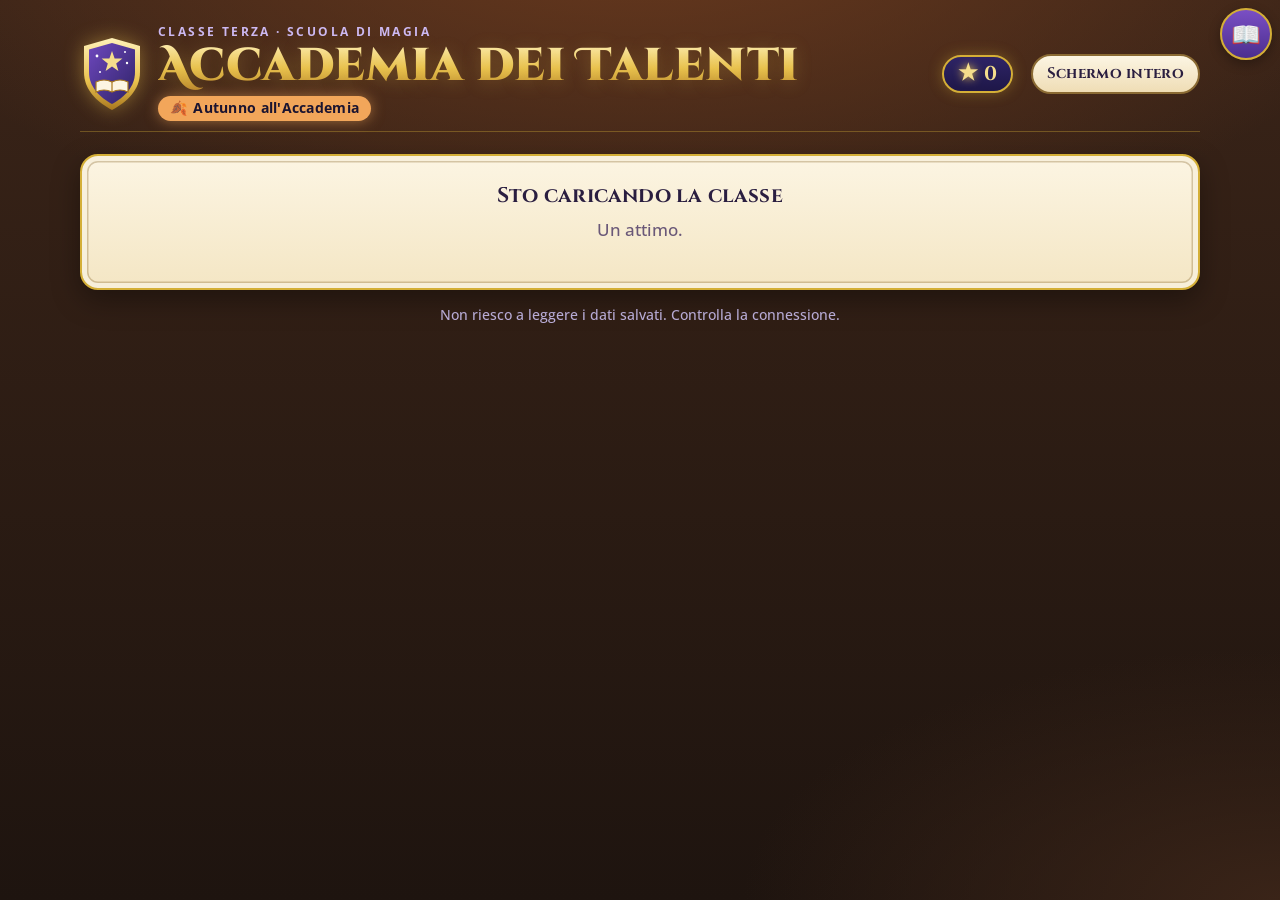
<file: index.html>
<!doctype html><html lang="it" data-theme="light"><head><meta charset=utf8><meta name="color-scheme" content="light only"><meta http-equiv="Cache-Control" content="no-cache"><link rel="manifest" href="manifest.webmanifest"><meta name="theme-color" content="#5B3F99"><meta name="mobile-web-app-capable" content="yes"><meta name="apple-mobile-web-app-capable" content="yes"><meta name="apple-mobile-web-app-status-bar-style" content="black-translucent"><meta name="apple-mobile-web-app-title" content="Accademia"><link rel="apple-touch-icon" href="img/app-192.png"><meta name=viewport content="width=device-width,initial-scale=1,viewport-fit=cover"><style>:root{color-scheme:light;box-sizing:border-box;padding-top:env(safe-area-inset-top,0px);padding-bottom:env(safe-area-inset-bottom,0px)}html{scroll-padding-top:env(safe-area-inset-top,0px)}body{margin:0;padding:0;font:14px -apple-system,BlinkMacSystemFont,sans-serif;background:#fff;color:#000}img{max-width:100%}[hidden]:not([hidden=until-found i]){display:none!important}.stiles{display:grid;gap:12px;grid-template-columns:repeat(auto-fill,minmax(150px,1fr))}
.stile{display:grid;justify-items:center;gap:4px;text-align:center;padding:12px 10px 14px;border-radius:20px;border:3px solid var(--c);background:#fff;background:color-mix(in srgb,var(--c) 18%,#fff);color:var(--ink);text-decoration:none;transition:transform .15s}
.stile:hover,.stile:focus-visible{transform:translateY(-3px)}
.stile .sti{display:grid;place-items:center;height:120px;width:100%;overflow:hidden}
.stile .sti svg{width:56px;height:56px}
.stile .sti .cq-av,.stile .sti>*{max-height:120px}
.stile .sti .ic{display:grid;place-items:center;width:88px;height:88px;border-radius:50%;background:var(--c);color:#fff}
.stile b{font-size:18px}.stile small{color:var(--muted);font-weight:700}
.subjnav{display:flex;flex-wrap:wrap;gap:8px;align-items:center;margin:6px 0 14px}
.subjnav .sj{text-decoration:none;color:var(--ink,#2A2140)}
.subjnav .sj[aria-current="true"]{background:var(--c);color:#fff}
.spage{border-radius:24px;border:3px solid var(--c);background:var(--surface,#fff);background:color-mix(in srgb,var(--c) 10%,var(--surface,#fff));padding:16px}
.sphead{display:flex;gap:16px;align-items:center;flex-wrap:wrap;margin-bottom:14px}
.sphead h2{margin:0;font-size:34px;color:var(--c)}
.spav{width:130px;max-height:210px;overflow:hidden;display:grid;place-items:center}.spav img{max-height:200px;width:auto}.spav svg{max-width:100%}
.cgrid{display:grid;gap:12px;grid-template-columns:repeat(auto-fill,minmax(170px,1fr))}
.cpc{position:relative;display:grid;justify-items:center;gap:4px;text-align:center;padding:12px 10px;border-radius:18px;background:var(--paper,#FBF3E0);border:2px solid var(--c);border:2px solid color-mix(in srgb,var(--c) 50%,#fff)}
.cpc .rk{position:absolute;top:8px;left:10px;width:30px;height:30px;border-radius:50%;background:var(--c);color:#fff;display:grid;place-items:center;font-weight:700}
.cpc .cav{display:grid;place-items:center;height:130px;width:100%;overflow:hidden;text-decoration:none}
.cpc strong{font-size:17px}.cpc small{color:var(--muted);font-weight:700}
.cpc .cbt{display:flex;gap:6px;margin-top:4px}
.spav .ic,.stile .ic{display:grid;place-items:center;width:88px;height:88px;border-radius:50%;background:var(--c);color:#fff}
.sgrid{display:grid;grid-template-columns:repeat(auto-fill,minmax(130px,1fr));gap:14px}.sc{display:flex;flex-direction:column;align-items:center;gap:4px;text-align:center}.sc img{height:170px;width:auto;max-width:100%;object-fit:contain;display:block}.sc input{width:100%}.vh{position:absolute;width:1px;height:1px;overflow:hidden;clip:rect(0 0 0 0);white-space:nowrap}
.tlim{display:grid;grid-template-columns:repeat(auto-fit,minmax(160px,1fr));gap:10px}.tlim label{display:grid;gap:4px;font-weight:700}
</style></head><body>
<title>Accademia dei Talenti</title>
<meta name="claude:viewport-fit-sides" content="cover">
<link rel="preconnect" href="https://fonts.googleapis.com">
<link rel="preconnect" href="https://fonts.gstatic.com" crossorigin>
<link rel="stylesheet" href="https://fonts.googleapis.com/css2?family=Cinzel:wght@600;700;800&family=Cinzel+Decorative:wght@700;900&family=Open+Sans:wght@500;700;800&display=swap">
<style>
/* Layout: stessa identità delle altre app di classe. Pannelli colorati arrotondati, griglia di avatar in bolla chiara, scheda alunno con fascia colorata e curva. */
:root{
  --bg:#F6F5F3; --surface:#FFFFFF; --ink:#1F3A56; --muted:#546B82; --line:#D3DCE3; --edge:#1F3A56;
  --sea:#4B97AB; --sea-soft:#D9EDF2; --on-sea:#FFFFFF;
  --accent:#D2325F; --on-accent:#FFFFFF;
  --orange:#DD9433; --green:#6FB67F; --sun:#F2C230;
  --good:#2E8B57; --bad:#D8453D;
  --mc:var(--sea);
  --font-display:'Delius Unicase','Chewy','Trebuchet MS',system-ui,sans-serif;
  --font-body:'Open Sans',system-ui,-apple-system,'Segoe UI',sans-serif;
}
@media (prefers-color-scheme: dark){
  :root:not([data-theme="light"]){
    --bg:#15232F; --surface:#1D3345; --ink:#EEF3F6; --muted:#A5BBCA; --line:#35516A; --edge:#6C8DA6;
    --sea:#5FB3C6; --sea-soft:#22485A; --on-sea:#0F2230;
    --accent:#F0577F; --orange:#E3A04A; --green:#7CC48B; --sun:#F2CB45;
    --good:#5BC98A; --bad:#FF7B6E; color-scheme:dark;
  }
}
:root[data-theme="dark"]{
  --bg:#15232F; --surface:#1D3345; --ink:#EEF3F6; --muted:#A5BBCA; --line:#35516A; --edge:#6C8DA6;
  --sea:#5FB3C6; --sea-soft:#22485A; --on-sea:#0F2230;
  --accent:#F0577F; --orange:#E3A04A; --green:#7CC48B; --sun:#F2CB45;
  --good:#5BC98A; --bad:#FF7B6E; color-scheme:dark;
}
*{box-sizing:border-box}
body{
  background:var(--bg); color:var(--ink);
  font:500 17px/1.55 var(--font-body);
  padding-block:20px 56px;
  padding-left:max(16px,env(safe-area-inset-left,0px));
  padding-right:max(16px,env(safe-area-inset-right,0px));
}
.wrap{max-width:820px;margin:0 auto}
button,a{-webkit-tap-highlight-color:transparent}
button{font-family:inherit;color:inherit}
:focus-visible{outline:3px solid var(--accent);outline-offset:2px}
h1{font:700 clamp(30px,8.5vw,44px)/1.05 var(--font-display);margin:8px 0 0;text-wrap:balance}
h2{font:700 clamp(26px,7vw,36px)/1.15 var(--font-display);margin:0;text-wrap:balance}
h3{font:700 21px/1.2 var(--font-display);margin:0}
p{margin:0}
.eyebrow{font:700 12px/1 var(--font-body);letter-spacing:.14em;text-transform:uppercase;color:var(--accent)}
.top{display:flex;align-items:center;justify-content:space-between;gap:12px;margin-bottom:20px}
.top > div{min-width:0}
.pill{flex:none;display:flex;align-items:center;gap:6px;background:var(--surface);border:2px solid var(--edge);border-radius:999px;padding:6px 14px;font:700 20px/1 var(--font-display);font-variant-numeric:tabular-nums}
.pill b{color:var(--sun);font-size:22px;-webkit-text-stroke:1px var(--edge)}
.sec{font:700 13px/1 var(--font-body);letter-spacing:.14em;text-transform:uppercase;color:var(--muted);margin:0 0 10px}
.note{font-size:14px;color:var(--muted);margin-top:14px;text-align:center}
.warn{background:var(--sea-soft);border:2px solid var(--sea);border-radius:16px;padding:10px 14px;margin-bottom:14px;font-weight:700;font-size:15px}

/* bottoni */
.btn{display:inline-flex;align-items:center;justify-content:center;gap:8px;min-height:46px;padding:9px 20px;border-radius:999px;border:2px solid var(--edge);background:var(--surface);color:var(--ink);font:700 17px/1 var(--font-display);cursor:pointer;text-decoration:none}
@media (hover:hover){.btn:hover{border-color:var(--accent)}}
.btn.pri{background:var(--accent);border-color:var(--accent);color:var(--on-accent)}
.btn.sm{min-height:40px;padding:6px 14px;font-size:15px}
.btn.danger{border-color:var(--bad);color:var(--bad)}
.btn:disabled{opacity:.45;cursor:default}
.row{display:flex;flex-wrap:wrap;gap:10px;align-items:center}
.row.c{justify-content:center}

/* home classe */
.hero{background:var(--sea);color:#fff;border-radius:24px;padding:22px}
.hero h2{color:#fff;line-height:1.2}
.hero p{margin-top:8px;font-weight:700;font-size:17px;line-height:1.4}
.goal{margin-top:16px;background:rgba(255,255,255,.2);border-radius:16px;padding:12px 14px}
.goal .t{display:flex;justify-content:space-between;gap:10px;font:700 16px/1.3 var(--font-body);flex-wrap:wrap}
.goal .bar{margin-top:8px;background:rgba(255,255,255,.35)}
.bar{height:12px;border-radius:99px;background:var(--line);overflow:hidden}
.bar i{display:block;height:100%;border-radius:99px;background:var(--orange);transition:width .5s}
.goal .bar i{background:var(--sun)}
.tools{display:flex;flex-wrap:wrap;gap:10px;margin:18px 0}
.selpanel{background:var(--surface);border:2px solid var(--edge);border-radius:20px;padding:14px;margin-bottom:16px}
.selpanel select{min-height:44px;border-radius:12px;border:2px solid var(--edge);background:var(--surface);color:var(--ink);font:700 16px var(--font-body);padding:6px 10px;max-width:100%}
.amts{display:flex;gap:8px;flex-wrap:wrap}
.amts button{min-width:62px;min-height:52px;border-radius:16px;border:2px solid var(--edge);background:var(--sea-soft);font:700 22px/1 var(--font-display);cursor:pointer}
.amts button:hover{background:var(--sun)}
.grid{display:grid;grid-template-columns:repeat(auto-fill,minmax(150px,1fr));gap:14px}
.attpanel{background:var(--surface);border:2px solid var(--edge);border-radius:22px;padding:16px;margin-bottom:16px}
.attk{display:grid;grid-template-columns:repeat(3,minmax(0,1fr));gap:8px;margin:6px 0 12px}
.attk button{display:flex;align-items:center;gap:8px;min-height:56px;padding:6px 12px;border-radius:16px;border:2px solid var(--line);background:var(--surface);font:700 16px/1.1 var(--font-body);cursor:pointer;text-align:left}
.attk button span{font-size:26px}
.attk button[aria-pressed="true"]{border-color:var(--accent);background:var(--sea-soft);box-shadow:0 0 0 3px var(--accent)}
.attd{color:var(--muted);margin:0 0 10px}
@media (max-width:560px){.attk{grid-template-columns:repeat(2,minmax(0,1fr))}}
.attg{display:grid;grid-template-columns:repeat(auto-fill,minmax(118px,1fr));gap:10px}
.ac{position:relative;display:flex;flex-direction:column;align-items:center;gap:2px;padding:8px 6px 10px;border-radius:18px;border:2px solid var(--edge);background:var(--surface);cursor:pointer;min-width:0;touch-action:manipulation}
.ac:active{transform:scale(.97);background:var(--sun)}
.ac .avw{width:100%;max-width:84px}
.ac strong{font-size:15px;overflow:hidden;text-overflow:ellipsis;max-width:100%;white-space:nowrap}
.ac .n{position:absolute;top:6px;right:6px;min-width:34px;padding:3px 7px;border-radius:99px;background:var(--accent);color:#fff;font:700 15px/1.2 var(--font-display)}
.ac.pop .n{animation:attpop .5s}
@keyframes attpop{40%{transform:scale(1.5)}}
.attrows{display:grid;gap:8px}
.attrow{display:grid;grid-template-columns:34px 1fr auto auto;gap:10px;align-items:center;padding:8px 10px;border-radius:14px;border:1.5px solid var(--line);background:var(--surface2,#f6f8fb)}
.attrow>span{font-size:24px}.attrow small{display:block;color:var(--muted);font-weight:400}
.attrow b.v{font:700 22px/1 var(--font-display);min-width:2.2ch;text-align:right}
.attrow .amts button{min-width:52px;min-height:46px;font-size:18px}
.chk{display:flex;gap:10px;align-items:center;font-weight:700;margin-top:10px;cursor:pointer}.chk input{width:24px;height:24px}
.pc{display:flex;flex-direction:column;align-items:center;gap:4px;padding:12px 10px 14px;background:var(--surface);border:2px solid var(--edge);border-radius:22px;cursor:pointer;text-align:center;position:relative;min-width:0}
@media (hover:hover){.pc:hover{transform:translateY(-3px)}}
.pc[aria-pressed="true"]{background:var(--sea-soft);border-color:var(--accent);box-shadow:0 0 0 3px var(--accent)}
.pc .avw{width:100%;max-width:124px}
.pc strong{font:700 20px/1.1 var(--font-display);overflow-wrap:anywhere}
.stg{font:800 12px/1 var(--font-body);letter-spacing:.08em;text-transform:uppercase;color:var(--accent)}
.pc .bar{width:100%;height:9px;margin-top:4px}
.pc small{font:700 13px/1.2 var(--font-body);color:var(--muted);font-variant-numeric:tabular-nums}
.ex{position:absolute;top:8px;right:8px;font:800 10px/1 var(--font-body);letter-spacing:.06em;text-transform:uppercase;background:var(--sun);color:#1F3A56;border-radius:99px;padding:4px 7px}
.av{display:block;width:100%;height:auto}
.empty{background:var(--surface);border:2px dashed var(--edge);border-radius:22px;padding:28px 20px;text-align:center}
.empty p{color:var(--muted);margin:8px auto 16px;max-width:42ch}

/* form */
.panel{background:var(--surface);border:2px solid var(--edge);border-radius:22px;padding:18px;margin-bottom:16px}
label.l{display:block;font:700 14px/1.2 var(--font-body);color:var(--muted);margin:12px 0 6px}
input[type=text],textarea{width:100%;min-height:46px;border-radius:14px;border:2px solid var(--edge);background:var(--surface);color:var(--ink);font:600 17px var(--font-body);padding:8px 12px}
textarea{min-height:110px;resize:vertical}
.opts{display:flex;flex-wrap:wrap;gap:10px}
.opt{width:76px;padding:6px;border-radius:18px;border:2px solid var(--line);background:var(--surface);cursor:pointer;text-align:center}
.opt:disabled{opacity:.4;cursor:default}
.opt[aria-pressed="true"]{border-color:var(--accent);box-shadow:0 0 0 2px var(--accent)}
.opt small{display:block;font:700 12px/1.2 var(--font-body);color:var(--muted);margin-top:2px}
.sw{width:44px;height:44px;border-radius:50%;border:3px solid var(--edge);cursor:pointer;padding:0}
.sw[aria-pressed="true"]{box-shadow:0 0 0 3px var(--surface),0 0 0 6px var(--accent)}

/* scheda alunno */
.back{display:inline-flex;align-items:center;gap:6px;min-height:44px;color:var(--accent);font-weight:800;text-decoration:none;margin-bottom:6px}
.mp{background:var(--surface);border:2px solid var(--edge);border-radius:22px;overflow:hidden;margin-bottom:16px}
.mband{background:var(--mc);color:#fff;padding:20px 18px 32px;text-align:center;border-radius:0 0 50% 50% / 0 0 30px 30px}
.mband h2{color:#fff}
.mband .stg{color:#fff;opacity:.95;display:block;margin-top:6px;font-size:13px}
.mbody{padding:0 18px 22px}
.big{width:min(100%,280px);margin:-18px auto 0;position:relative}
.xpline{text-align:center;font:700 18px/1.3 var(--font-display);margin-top:6px}
.mbody .bar{height:14px;margin:10px auto 0;max-width:420px}
.mbody .need{text-align:center;color:var(--muted);font-size:15px;margin-top:6px}
.subj{display:flex;flex-wrap:wrap;gap:8px;margin-bottom:12px}
.sj{min-height:44px;padding:6px 14px;border-radius:99px;border:2px solid var(--line);background:var(--surface);font:700 15px/1.1 var(--font-body);cursor:pointer;display:inline-flex;align-items:center;gap:8px}
.sj i{width:12px;height:12px;border-radius:50%;background:var(--c)}
.sj[aria-pressed="true"]{border-color:var(--c);background:var(--sea-soft);box-shadow:0 0 0 2px var(--c)}
.skills{display:grid;grid-template-columns:repeat(auto-fit,minmax(220px,1fr));gap:10px}
.sk{border:2px solid var(--line);border-radius:16px;padding:10px 12px}
.sk.on{border-color:var(--green);background:var(--sea-soft)}
.sk b{font:700 17px/1.2 var(--font-display);display:flex;justify-content:space-between;gap:8px}
.sk .bar{height:8px;margin:6px 0 4px}
.sk .bar i{background:var(--c)}
.sk small{font-size:13px;color:var(--muted);font-weight:700}
.path{display:grid;grid-template-columns:repeat(5,1fr);gap:6px}.path.p7{grid-template-columns:repeat(7,1fr)}@media (max-width:640px){.path.p7{grid-template-columns:repeat(4,1fr)}}
.path div{text-align:center;min-width:0}
.path .av{max-width:96px;margin:0 auto}
.path .lk .av{filter:brightness(0);opacity:.22}
.path small{display:block;overflow-wrap:anywhere;font:800 11px/1.25 var(--font-body);letter-spacing:0;text-transform:uppercase;color:var(--muted);margin-top:2px}
.path .cur small{color:var(--accent)}
.log{list-style:none;margin:0;padding:0;display:flex;flex-direction:column;gap:6px;font-size:15px}
.log li{display:flex;justify-content:space-between;gap:10px;border-bottom:1px dashed var(--line);padding-bottom:5px}
.log b{color:var(--good);font-variant-numeric:tabular-nums}
details.teacher{margin-top:6px;border:2px dashed var(--edge);border-radius:18px;padding:4px 16px;background:var(--surface);margin-bottom:12px}
details.teacher summary{min-height:44px;display:flex;align-items:center;cursor:pointer;font-weight:800;color:var(--accent)}
details.teacher div{padding:0 0 14px;color:var(--muted);font-size:16px}
details.teacher div p + p{margin-top:8px}
details.teacher select{min-height:44px;border-radius:12px;border:2px solid var(--edge);background:var(--surface);color:var(--ink);font:700 16px var(--font-body);padding:6px 10px}

/* evoluzione */
.ov{position:fixed;inset:0;z-index:20;background:rgba(16,32,46,.78);display:grid;place-items:center;padding:max(16px,env(safe-area-inset-top,0px)) max(16px,env(safe-area-inset-right,0px)) max(16px,env(safe-area-inset-bottom,0px)) max(16px,env(safe-area-inset-left,0px))}
.ov[hidden]{display:none}
.ovc{width:min(100%,460px);max-height:100%;overflow:auto;background:var(--surface);border:3px solid var(--edge);border-radius:26px;padding:22px 18px;text-align:center}
.ovc h2{color:var(--accent)}
.evo{display:flex;align-items:center;justify-content:center;gap:6px;margin:10px 0}
.evo .a{width:34%;filter:grayscale(1);opacity:.55}
.evo .arr{font:700 34px/1 var(--font-display);color:var(--accent)}
.evo .b{width:52%;animation:pop .8s cubic-bezier(.3,1.6,.5,1)}
.ovc p{color:var(--muted)}
.ovc .rito{margin:12px 0 16px;padding:10px 12px;border-radius:16px;background:var(--sea-soft);color:var(--ink);font-size:15px;text-align:left}
@keyframes pop{from{transform:scale(.4);opacity:0}to{transform:scale(1);opacity:1}}
.toast{position:fixed;left:50%;bottom:max(20px,env(safe-area-inset-bottom,0px));transform:translateX(-50%);z-index:30;background:var(--ink);color:var(--bg);padding:10px 18px;border-radius:99px;font-weight:700;font-size:15px;max-width:calc(100% - 32px);text-align:center}
.toast[hidden]{display:none}
/* portale */
/* tablet e touch */
html{-webkit-text-size-adjust:100%}
button,a,input,select,label,summary,[role=button],[data-act]{touch-action:manipulation}
button,.btn,.tab,.pill,.opt,.chip,.gcard,.cmd,.tile,.pslot,.pdrag{-webkit-user-select:none;user-select:none;-webkit-tap-highlight-color:transparent}
@media (min-width:1000px){
  .wrap{max-width:1120px}
  .me-grid{display:grid;grid-template-columns:minmax(360px,420px) 1fr;gap:18px;align-items:start}
  .me-grid>.me-l{position:sticky;top:12px}
  .grid{grid-template-columns:repeat(auto-fill,minmax(170px,1fr))}
}
@media (min-width:700px) and (hover:none){.btn{min-height:52px}.amts button{min-width:70px;min-height:58px}.wd{padding:12px}}
.fsbtn{margin-left:8px}

.login{max-width:520px;margin:0 auto}
.login .hero{text-align:center}
.codein{min-height:64px;border-radius:18px;border:3px solid var(--edge);padding:6px 14px;font:800 30px 'Courier New',monospace;letter-spacing:3px;text-transform:uppercase;text-align:center;color:var(--ink);background:var(--surface);width:100%}
.err{min-height:1.4em;color:var(--bad);font-weight:800;margin-top:8px}
.hello{display:flex;justify-content:space-between;align-items:center;gap:10px;flex-wrap:wrap;margin-bottom:12px}
.hello b{font:700 22px/1.2 var(--font-display)}
.wardrobe{display:grid;grid-template-columns:repeat(auto-fill,minmax(130px,1fr));gap:10px}
.wd{display:grid;justify-items:center;gap:4px;padding:10px 8px;border-radius:18px;border:2px solid var(--line);background:var(--surface);cursor:pointer;text-align:center;font:700 14px/1.2 var(--font-body)}
.wd[aria-pressed="true"]{border-color:var(--c);box-shadow:0 0 0 3px var(--c)}
.wd .wdav{width:90px}
.wd small{color:var(--muted);font-size:12px}
.pows{display:grid;gap:10px}
.pw{display:grid;grid-template-columns:48px 1fr;gap:12px;align-items:center;padding:10px 12px;border-radius:16px;border:2px solid var(--c);background:var(--sea-soft)}
.pw.lk{border-style:dashed;border-color:var(--line);background:transparent;opacity:.75}
.pw i{width:48px;height:48px;border-radius:50%;display:grid;place-items:center;background:var(--c);border:2px solid #fff;box-shadow:0 0 0 1.5px var(--edge)}
.pw i svg{width:64%;height:64%}
.pw b{display:block;font:700 18px/1.2 var(--font-display)}
.pw span{display:block;font-size:15px}
.pw small{display:block;font-size:13px;color:var(--muted);font-weight:700}
.games{display:grid;grid-template-columns:repeat(auto-fit,minmax(220px,1fr));gap:12px}
.game{display:grid;gap:6px;padding:16px;border-radius:20px;border:3px solid var(--edge);background:var(--c);color:#1F3A56;text-decoration:none}
.game b{font:700 22px/1.1 var(--font-display)}
.game span{font-weight:700}
.game em{font-style:normal;justify-self:start;margin-top:6px;background:#1F3A56;color:#fff;border-radius:99px;padding:6px 16px;font:700 16px var(--font-display)}
.code{font:800 18px 'Courier New',monospace;letter-spacing:1px;background:var(--sea-soft);border-radius:10px;padding:3px 10px}
.ctab{width:100%;border-collapse:collapse;font-size:16px}
.ctab td,.ctab th{padding:8px 6px;border-bottom:1px dashed var(--line);text-align:left}
.ctab th{font-size:13px;color:var(--muted);text-transform:uppercase;letter-spacing:.08em}
.pc .code{font-size:13px;padding:2px 8px;margin-top:2px}
.tbar{display:flex;justify-content:space-between;align-items:center;gap:10px;flex-wrap:wrap;margin-bottom:14px}
.tbar b{font:700 18px var(--font-display);color:var(--accent)}
.legend{display:grid;grid-template-columns:repeat(auto-fit,minmax(200px,1fr));gap:8px;font-size:14px}
.legend div{padding:8px 10px;border-radius:12px;border:2px solid var(--line)}
.legend b{color:var(--c)}
.rwrap{overflow-x:auto;border:2px solid var(--edge);border-radius:16px;margin-top:12px;-webkit-overflow-scrolling:touch}
.rtab{border-collapse:collapse;font-size:15px;min-width:100%}
.rtab th,.rtab td{padding:8px 10px;border-bottom:1px solid var(--line);white-space:nowrap;text-align:left}
.rtab td:nth-child(n+2){white-space:normal;min-width:70px}
.rtab th{background:var(--sea-soft);position:sticky;top:0}
.rtab th button{all:unset;cursor:pointer;font:800 13px/1.2 var(--font-body);color:var(--ink);white-space:normal;display:block;min-height:32px}
.rtab th:first-child,.rtab td:first-child{position:sticky;left:0;background:var(--surface);font-weight:800;z-index:1}
.rtab th:first-child{background:var(--sea-soft);z-index:2}
.rtab .num{text-align:center}
.rtab td.wide{min-width:240px}
.rtab tr.none td{color:var(--muted);font-style:italic}
.rtab tfoot td{background:var(--sea-soft);border-bottom:0}
</style>
<link rel="stylesheet" href="cuccioli.css?v=1127o">
<style id="magia">
/* ===== Tema "scuola di magia": cielo notturno, pergamena, oro ===== */
:root:not(#_){
  --bg:#15112E; --surface:#FBF3E0; --surface2:#F3E6C6; --ink:#2A1E40; --muted:#6A5878; --line:#DCC9A0; --edge:#8A6A33;
  --sea:#4B3A8C; --sea-soft:#F1E4C3; --on-sea:#FFF6DD;
  --accent:#8B2F5A; --on-accent:#FFF6DD;
  --orange:#C9822E; --green:#4E8A5E; --sun:#E9C24E; --gold:#D4AF37; --gold-l:#F5DE8C;
  --good:#2E7D4F; --bad:#B33A3A; --night:#221B4D; --violet:#5B3A9E;
  --font-display:'Cinzel','Palatino Linotype','Book Antiqua',Georgia,serif;
  --font-magic:'Cinzel Decorative','Cinzel',Georgia,serif;
  color-scheme:light;
}
html{background:#15112E}
body{background:
  radial-gradient(ellipse 80% 50% at 50% -8%,#4A3594 0%,rgba(74,53,148,0) 70%),
  radial-gradient(ellipse 60% 40% at 100% 100%,#2E2266 0%,rgba(46,34,102,0) 70%),
  linear-gradient(#1B1540,#120E28) fixed;
  color:var(--ink);min-height:100vh;position:relative}
body::before,body::after{content:"";position:fixed;inset:0;pointer-events:none;z-index:-1;
  background-image:radial-gradient(1.6px 1.6px at 12% 18%,#fff,transparent 60%),radial-gradient(1.2px 1.2px at 32% 72%,#fff,transparent 60%),radial-gradient(2px 2px at 58% 12%,#FFF3C4,transparent 60%),radial-gradient(1.3px 1.3px at 78% 44%,#fff,transparent 60%),radial-gradient(1.8px 1.8px at 90% 82%,#FFF3C4,transparent 60%),radial-gradient(1.1px 1.1px at 46% 38%,#fff,transparent 60%),radial-gradient(1.4px 1.4px at 6% 60%,#fff,transparent 60%),radial-gradient(1.2px 1.2px at 68% 90%,#fff,transparent 60%);
  background-size:420px 420px}
body::after{background-size:270px 270px;background-position:80px 120px;opacity:.6;animation:twinkle 4s ease-in-out infinite alternate}
@keyframes twinkle{from{opacity:.25}to{opacity:.8}}
@media (prefers-reduced-motion:reduce){body::after{animation:none}}

/* intestazione con stemma */
.top{position:relative;padding:6px 0 10px;border-bottom:1px solid rgba(212,175,55,.35);margin-bottom:22px}
.brand{display:flex;align-items:center;gap:14px;min-width:0}
.crest{flex:none;width:64px;height:76px;filter:drop-shadow(0 0 10px rgba(233,194,78,.45))}
.top h1{font:900 clamp(26px,6.4vw,46px)/1.05 var(--font-magic);margin:4px 0 0;letter-spacing:.01em;
  background:linear-gradient(180deg,#FFF1B8 0%,#E9C24E 55%,#B8862B 100%);-webkit-background-clip:text;background-clip:text;color:transparent;text-shadow:0 2px 18px rgba(233,194,78,.25)}
.top .eyebrow{color:#CDB9F2;letter-spacing:.2em}
.pill{background:linear-gradient(#2E2466,#1E1748);border:2px solid var(--gold);color:var(--gold-l);box-shadow:0 0 14px rgba(212,175,55,.35)}
.pill b{color:var(--gold-l);-webkit-text-stroke:0;text-shadow:0 0 8px #E9C24E}
.moon{position:absolute;right:-6px;top:-14px;width:46px;height:46px;opacity:.9;pointer-events:none;display:none}

/* testi che stanno sul cielo */
.note,#saveState{color:#BFB2DE}
.back{color:var(--gold-l)}
.tbar{background:rgba(34,27,77,.75);border:1.5px solid rgba(212,175,55,.5);border-radius:18px;padding:8px 12px}
.tbar b{color:var(--gold-l);font-family:var(--font-magic)}

/* pergamene */
.panel,.mp,.empty,.selpanel,.attpanel,details.teacher,.ovc{
  background:linear-gradient(180deg,#FCF5E3 0%,#F4E6C4 100%);border:2px solid var(--gold);
  box-shadow:inset 0 0 0 5px rgba(252,245,227,.9),inset 0 0 0 6.5px rgba(138,106,51,.35),0 10px 28px rgba(0,0,0,.35)}
.panel,.empty,.selpanel,.attpanel{border-radius:18px;position:relative}
.panel::before,.attpanel::before,.selpanel::before{content:"✦";position:absolute;top:-11px;left:50%;transform:translateX(-50%);font-size:16px;line-height:1;color:var(--gold);background:#1B1540;padding:2px 6px;border-radius:99px;border:1.5px solid var(--gold)}
details.teacher{border-style:solid}
details.teacher summary{color:var(--violet);font-family:var(--font-display)}
h2,h3{font-family:var(--font-display);letter-spacing:.01em}
.sec{font-family:var(--font-display);color:var(--accent);letter-spacing:.16em}
.sec::before{content:"✧ "}

/* atrio (hero) */
.hero{background:radial-gradient(circle at 88% 18%,rgba(233,194,78,.35),rgba(233,194,78,0) 38%),radial-gradient(1.5px 1.5px at 20% 30%,#fff,transparent),radial-gradient(1.5px 1.5px at 60% 70%,#fff,transparent),radial-gradient(1.2px 1.2px at 75% 40%,#fff,transparent),linear-gradient(135deg,#5B3A9E 0%,#2E2266 100%);
  border:2px solid var(--gold);box-shadow:0 0 0 4px rgba(212,175,55,.15),0 12px 30px rgba(0,0,0,.4);border-radius:22px;position:relative;overflow:hidden}
.hero h2{font-family:var(--font-magic);color:var(--gold-l)}
.hero p{color:#EDE5FF}
.hero::after{content:"";position:absolute;right:14px;top:12px;width:44px;height:44px;border-radius:50%;box-shadow:-9px 6px 0 0 #F5DE8C;transform:rotate(-15deg);opacity:.85}
.goal{background:rgba(255,255,255,.12);border:1px solid rgba(245,222,140,.4)}
.goal .t{color:#FFF6DD}

/* bottoni */
.btn{background:linear-gradient(#FCF5E3,#EFDDB5);border:2px solid var(--edge);color:var(--ink);font-family:var(--font-display);font-weight:700;letter-spacing:.02em}
@media (hover:hover){.btn:hover{border-color:var(--gold);box-shadow:0 0 12px rgba(233,194,78,.6)}}
.btn.pri{background:linear-gradient(#7A4FC4,#4B2E8F);border-color:var(--gold);color:var(--gold-l);box-shadow:0 0 0 2px rgba(212,175,55,.25)}
.btn.danger{color:var(--bad);border-color:var(--bad)}
.amts button{background:linear-gradient(#FCF5E3,#EFDDB5);border-color:var(--edge);font-family:var(--font-display)}
.amts button:hover,.amts button[aria-pressed="true"]{background:linear-gradient(#F5DE8C,#E0B445)!important}

/* ritratti degli allievi: cornici ad arco */
.pc,.ac{background:linear-gradient(180deg,#FCF5E3,#F1E1BB);border:3px solid var(--gold);border-radius:80px 80px 18px 18px;box-shadow:inset 0 0 0 3px #FCF5E3,inset 0 0 0 4.5px rgba(138,106,51,.4),0 8px 20px rgba(0,0,0,.35)}
.pc{padding-top:16px}
@media (hover:hover){.pc:hover{box-shadow:inset 0 0 0 3px #FCF5E3,inset 0 0 0 4.5px rgba(138,106,51,.4),0 0 22px rgba(233,194,78,.7)}}
.pc[aria-pressed="true"],.attk button[aria-pressed="true"],.sj[aria-pressed="true"]{background:#EFE0FF;border-color:var(--violet);box-shadow:0 0 0 3px var(--violet),0 0 18px rgba(155,110,240,.6)}
.pc strong{font-family:var(--font-display)}
.stg{color:var(--violet);font-family:var(--font-display);letter-spacing:.1em}
.ac .n{background:linear-gradient(#7A4FC4,#4B2E8F);color:var(--gold-l);border:1.5px solid var(--gold)}
.ac:active{background:#F5DE8C}
.attk button,.sj,.wd,.opt,.sk,.attrow{background:#FCF5E3;border-color:var(--line)}
.attk button{font-family:var(--font-display);font-size:15px}

/* barre come pozioni */
.bar{background:#E2D0A6;box-shadow:inset 0 1px 2px rgba(0,0,0,.2)}
.bar i{background:linear-gradient(90deg,#9B6EF0,#E9C24E);box-shadow:0 0 8px rgba(233,194,78,.7)}
.goal .bar{background:rgba(255,255,255,.2)}
.goal .bar i{background:linear-gradient(90deg,#F5DE8C,#E9C24E)}

/* scheda allievo */
.mp{border-radius:22px}
.mband{background:radial-gradient(1.5px 1.5px at 15% 30%,#fff,transparent),radial-gradient(1.5px 1.5px at 80% 25%,#fff,transparent),radial-gradient(1.2px 1.2px at 60% 60%,#fff,transparent),linear-gradient(135deg,var(--mc),#2E2266);background:radial-gradient(1.5px 1.5px at 15% 30%,#fff,transparent),radial-gradient(1.5px 1.5px at 80% 25%,#fff,transparent),radial-gradient(1.2px 1.2px at 60% 60%,#fff,transparent),linear-gradient(135deg,color-mix(in srgb,var(--mc) 55%,#2E2266),#2E2266)}
.mband h2{font-family:var(--font-magic);color:var(--gold-l)}
.xpline{font-family:var(--font-display);color:var(--violet)}
.path .cur small{color:var(--violet)}
.pw{background:#F6EEFF}
.log b{color:var(--violet)}

/* libri degli incantesimi (app) */
.game{background:linear-gradient(90deg,var(--c) 0 16px,rgba(0,0,0,.12) 16px 18px,#FCF5E3 18px)!important;border:2px solid var(--gold);color:var(--ink);padding-left:30px;border-radius:8px 18px 18px 8px;box-shadow:0 8px 18px rgba(0,0,0,.25)}
.game b{font-family:var(--font-display)}
.game em{background:linear-gradient(#7A4FC4,#4B2E8F);color:var(--gold-l);border:1.5px solid var(--gold);font-family:var(--font-display)}
.code{background:#EFE0FF;color:#3A2470}
.codein{border-color:var(--gold);background:#FCF5E3;box-shadow:0 0 16px rgba(233,194,78,.45)}

/* tabelle */
.rwrap{border-color:var(--gold);background:#FCF5E3}
.rtab th,.rtab th:first-child,.rtab tfoot td{background:#EADBB4}
.rtab td:first-child{background:#FCF5E3}
.ctab th{font-family:var(--font-display)}

/* festa dell'evoluzione e avvisi */
.ov{background:radial-gradient(circle at 50% 40%,rgba(91,58,158,.85),rgba(18,14,40,.92))}
.ovc h2{color:var(--violet);font-family:var(--font-magic)}
.ovc .rito{background:#EFE0FF}
.toast{background:linear-gradient(#4B2E8F,#2E2266);color:var(--gold-l);border:1.5px solid var(--gold);box-shadow:0 0 18px rgba(233,194,78,.5)}
.warn{background:#FFF1D0;border-color:var(--orange);color:var(--ink)}
:focus-visible{outline-color:var(--gold)}
.hello b{color:var(--gold-l);font-family:var(--font-magic)}
.okmsg{color:var(--good);font-weight:800}
.tme{display:flex;align-items:center;gap:10px}
.offrow{display:flex;align-items:center;gap:8px;flex-wrap:wrap}.offrow small{color:var(--muted)}
.offbtn{border-color:var(--good)!important;color:var(--good)!important}.offbtn.off{border-color:var(--bad)!important;color:var(--bad)!important;background:#FBE9E9!important}
.game.isoff{filter:grayscale(.85);opacity:.75}
.sfil{margin:0 0 14px}.sfil .sj small{opacity:.7;font-weight:800}
.sgroup{margin-top:6px}.sgroup+.sgroup{margin-top:20px}
.sgh{display:flex;align-items:center;gap:10px;margin:0 0 10px;padding-bottom:6px;border-bottom:2px solid transparent;border-bottom:2px solid color-mix(in srgb,var(--c) 45%,transparent);font:700 20px/1.2 var(--font-display);color:var(--ink)}
.sgh small{margin-left:auto;font:700 13px/1 var(--font-body);color:var(--muted)}
.sgi{display:grid;place-items:center;width:38px;height:38px;border-radius:50%;background:var(--c);border:2px solid #fff;box-shadow:0 0 0 1.5px var(--edge),0 0 10px var(--c);box-shadow:0 0 0 1.5px var(--edge),0 0 10px color-mix(in srgb,var(--c) 60%,transparent)}
.sgi svg{width:62%;height:62%}
.gby{display:flex;align-items:center;gap:6px;font-size:14px;color:var(--muted)}.gby .cq-tw{width:26px;height:26px}
.tgroup+.tgroup{margin-top:18px}
.tgh{display:flex;align-items:center;gap:10px;font:700 18px/1.2 var(--font-display);color:var(--violet);margin:0 0 10px}
.hhead{display:flex;align-items:center;gap:16px}
.hhead .cq-tfig{width:110px;flex:none;margin:-4px 6px -8px 0}
.welcome{display:flex;align-items:flex-end;gap:14px;text-align:left!important}
details.fold{padding:0!important;overflow:hidden}
details.fold>summary{list-style:none;display:flex;align-items:center;gap:12px;min-height:64px;padding:12px 18px;cursor:pointer;user-select:none}
details.fold>summary::-webkit-details-marker{display:none}
details.fold>summary .sec{margin:0!important;flex:1}
details.fold>summary .fic{font-size:28px;line-height:1}
details.fold>summary .fchev{flex:none;width:40px;height:40px;border-radius:50%;background:var(--sea-soft);border:2px solid var(--edge);position:relative}
details.fold>summary .fchev:after{content:"";position:absolute;left:50%;top:45%;width:10px;height:10px;border-right:3px solid var(--ink);border-bottom:3px solid var(--ink);transform:translate(-50%,-50%) rotate(45deg);transition:transform .2s}
details.fold[open]>summary .fchev:after{transform:translate(-50%,-25%) rotate(-135deg)}
details.fold[open]>summary{border-bottom:2px dashed var(--line)}
details.fold>summary:focus-visible{outline:3px solid var(--accent);outline-offset:-3px}
details.fold>.fbody{padding:14px 18px 18px}
.welcome{position:relative;overflow:hidden}
.welcome{padding-bottom:64px!important}
.welcome .wcastle{position:absolute;right:0;bottom:0;width:100%;height:auto;max-height:92%;opacity:.95;pointer-events:none;z-index:0;filter:drop-shadow(0 0 1.5px rgba(245,222,140,.55)) drop-shadow(0 0 12px rgba(233,194,78,.25))}
.welcome .wfig,.welcome .wtxt{position:relative;z-index:1}
.welcome .wtxt h2,.welcome .wtxt p{text-shadow:0 2px 8px rgba(14,10,36,.85)}
.welcome .wfig{flex:none}.welcome .wfig .cq-tfig{width:150px}
.welcome .wtxt{flex:1;min-width:0}
@media (max-width:460px){.welcome .wfig .cq-tfig{width:96px}}
.tavs{display:flex;justify-content:center;gap:8px}
.firstt{margin-top:18px;padding-top:14px;border-top:1px dashed var(--line)}
.firstt .btn .cq-tw{width:30px;height:30px}.firstt .btn .cq-tav.init{font-size:14px}.tavs{gap:14px;margin:6px 0}
.tlist{display:grid;grid-template-columns:repeat(auto-fit,minmax(300px,1fr));gap:16px;margin-top:22px}
.tch{display:flex;gap:14px;align-items:center}
.tcard.me{box-shadow:0 0 0 3px var(--violet),0 10px 28px rgba(0,0,0,.35)}
.lnkf select{min-height:46px;border-radius:14px;border:2px solid var(--edge);background:var(--surface);font:600 16px var(--font-body);padding:6px 10px}
.game small.lnk{font:700 11px/1 var(--font-body);background:var(--violet);color:#fff;border-radius:99px;padding:3px 7px;vertical-align:middle;letter-spacing:.06em;text-transform:uppercase}
.game .btn.danger{justify-self:start}
.attrow small.selfv{color:var(--violet);font-weight:700;margin-top:2px}
.panel .note{color:var(--muted)}
.bktab tr.sel td{background:#FFF1D0}
.bktab td{vertical-align:middle}
@media (max-width:700px){.bktab th:nth-child(4),.bktab td:nth-child(4){display:none}}
.game em{white-space:nowrap;font-size:15px;padding:7px 14px}
</style>

<div class="wrap">
  <header class="top">
    <div class="brand">
      <svg class="crest" viewBox="0 0 64 76" aria-hidden="true">
        <defs><linearGradient id="cg" x1="0" y1="0" x2="0" y2="1"><stop offset="0" stop-color="#FFF1B8"/><stop offset=".6" stop-color="#E9C24E"/><stop offset="1" stop-color="#A9781F"/></linearGradient>
        <linearGradient id="cv" x1="0" y1="0" x2="1" y2="1"><stop offset="0" stop-color="#6E48BE"/><stop offset="1" stop-color="#2E2266"/></linearGradient></defs>
        <path d="M32 2L60 10V36C60 54 47 66 32 74C17 66 4 54 4 36V10Z" fill="url(#cg)"/>
        <path d="M32 7L55 13.5V36C55 51 44.5 61 32 68C19.5 61 9 51 9 36V13.5Z" fill="url(#cv)"/>
        <path d="M16 46Q24 42 32 46Q40 42 48 46V56Q40 52 32 56Q24 52 16 56Z" fill="#FCF5E3" stroke="#A9781F" stroke-width="1.2"/>
        <path d="M32 46V56" stroke="#A9781F" stroke-width="1.2"/>
        <path d="M32 15L34.6 22.4L42.4 22.6L36.2 27.4L38.4 34.9L32 30.4L25.6 34.9L27.8 27.4L21.6 22.6L29.4 22.4Z" fill="#F5DE8C"/>
        <circle cx="17" cy="20" r="1.4" fill="#fff"/><circle cx="47" cy="27" r="1.2" fill="#fff"/><circle cx="20" cy="36" r="1" fill="#fff"/><circle cx="45" cy="16" r="1" fill="#fff"/>
      </svg>
      <div style="min-width:0">
        <div class="eyebrow">Classe terza · Scuola di magia</div>
        <h1>Accademia dei Talenti</h1>
      </div>
    </div>
    <div class="row"><div class="pill" aria-live="polite"><b>★</b><span id="totalXp">0</span></div><button class="btn sm fsbtn" id="fsbtn" type="button" hidden>Schermo intero</button></div>
  </header>
  <main id="app"><div class="empty"><h3>Sto caricando la classe</h3><p>Un attimo.</p></div></main>
  <p class="note" id="saveState"></p>
</div>
<script src="config.js"></script>
<script src="registro.js"></script>
<script src="cuccioli.js?v=1127o"></script>
<script src="stagioni.js"></script>
<script>
(function(){
"use strict";
var C=window.Cuccioli,app=document.getElementById("app"),esc=C.esc;
var ST={attMode:false,attK:"par",attAmt:1,attLast:null,selMode:false,sel:{},selSubj:"geo",selAmt:1,subj:"geo",setupOpen:false,setupVals:{},confirmDel:false,wd:null,pinErr:"",codeErr:"",teacher:false};

var GOAL_K=[8,20,40,70];
var REWARDS=["10 minuti di gioco libero in palestra","una lezione all'aperto","la merenda di classe insieme","una caccia al tesoro nel quartiere con la mappa"];
function totalXp(){var t=0;Object.keys(C.pupils).forEach(function(i){t+=C.pupils[i].xp||0});return t}
function setTeacher(v){C.setTeacher(v,true);if(v)C.logout()}
function hash(){return location.hash.replace("#","")}
function go(h){if(hash()===h)render();else location.hash=h}
function bar(p){return C.lvInfo(p).pc}

/* ---------- accesso alunno ---------- */
function viewLogin(){
  var t1=C.teachers()[0];
  var h='<div class="login"><section class="hero welcome"><svg class="wcastle" viewBox="0 0 420 220" preserveAspectRatio="xMaxYMax meet" aria-hidden="true"><defs><linearGradient id="wcg" x1="0" y1="0" x2="0" y2="1"><stop offset="0" stop-color="#3D2E86"/><stop offset="1" stop-color="#1C1545"/></linearGradient><linearGradient id="wlk" x1="0" y1="0" x2="0" y2="1"><stop offset="0" stop-color="#3B2D7A"/><stop offset="1" stop-color="#1A1440"/></linearGradient><radialGradient id="wwin"><stop offset="0" stop-color="#FFF1B8"/><stop offset="1" stop-color="#E9A93E"/></radialGradient></defs><path d="M0 220V186Q70 172 140 180Q210 150 290 158Q360 150 420 168V220Z" fill="url(#wlk)" opacity=".9"/><g fill="url(#wcg)"><path d="M120 170V120h14v-8h-6l13-34 13 34h-6v8h14v50z"/><path d="M166 170V96h10V84h-6l16-46 16 46h-6v12h10v74z"/><path d="M206 170v-40h80v40z"/><path d="M206 130l-4-10h88l-4 10z"/><path d="M212 120V70h8V58h-5l12-40 12 40h-5v12h8v50z"/><path d="M250 120V60h10V46h-6l15-52 15 52h-6v14h10v60z"/><path d="M296 170V108h10v-8h-6l14-38 14 38h-6v8h10v62z"/><path d="M338 172v-34h12v-6h-5l11-28 11 28h-5v6h12v34z"/><path d="M80 176v-22h40v22z"/><path d="M78 154l-2-6h46l-2 6z"/><path d="M350 174v-18h36v18z"/><path d="M134 170h34v-14h-34zM282 170h16v-16h-16z"/></g><g stroke="url(#wcg)" stroke-width="3" fill="none"><path d="M276 60V20M276 20l14 5-14 5"/><path d="M186 42V14M186 14l12 4-12 4"/></g><path d="M276 24l12 4-12 4z" fill="#C0392B"/><path d="M186 16l10 3-10 3z" fill="#E9C24E"/><g fill="url(#wwin)"><rect x="180" y="104" width="6" height="10" rx="3"/><rect x="180" y="128" width="6" height="10" rx="3"/><rect x="226" y="80" width="5" height="9" rx="2.5"/><rect x="264" y="72" width="6" height="10" rx="3"/><rect x="264" y="96" width="6" height="10" rx="3"/><rect x="222" y="142" width="6" height="9" rx="3"/><rect x="242" y="142" width="6" height="9" rx="3"/><rect x="262" y="142" width="6" height="9" rx="3"/><rect x="138" y="130" width="5" height="9" rx="2.5"/><rect x="309" y="120" width="5" height="9" rx="2.5"/><rect x="353" y="146" width="4" height="8" rx="2"/><rect x="96" y="160" width="5" height="8" rx="2.5"/></g><path d="M238 170v-12a8 8 0 0 1 16 0v12z" fill="#E9A93E" opacity=".8"/><g fill="#F5DE8C" opacity=".35"><rect x="180" y="190" width="6" height="2"/><rect x="264" y="194" width="6" height="2"/><rect x="242" y="188" width="10" height="2"/></g></svg>'+(t1&&t1.img?'<div class="wfig">'+C.tFigure(t1,"maga")+'</div>':'')+'<div class="wtxt"><h2>Ciao! Chi sei?</h2><p>Benvenuto all\'Accademia dei Talenti! Sono la '+esc(C.tName(t1))+'. Scrivi il codice segreto del tuo cartellino e guarda come cresce il tuo avatar.</p></div></section>'+
    '<div class="panel" style="margin-top:16px"><form id="loginf" autocomplete="off"><label class="l" for="code">Il mio codice</label><input class="codein" id="code" type="text" maxlength="14" autocapitalize="characters" spellcheck="false" placeholder="LUPO-42"><p class="err" role="alert">'+esc(ST.codeErr)+'</p>'+C.keepKidBox()+'<div class="row c"><button class="btn pri" type="submit">Entra</button></div></form></div>';
  if(C.loaded&&!Object.keys(C.pupils).length)h+='<p class="note">La maestra deve ancora creare la classe e i codici.</p>';
  if(C.canTeach())h+='<div class="row c" style="margin-top:8px"><a class="btn sm" href="#maestra">Area maestra</a></div>';
  app.innerHTML=h+'</div>';
}

/* ---------- pagina personale dell'alunno ---------- */
function viewMe(id){
  var p=C.pupils[id],s=C.stageOf(p.xp||0),t=C.thr(),col=C.colorHex(p.co);
  var wd=ST.wd===null||ST.wd===undefined?(p.ls||"none"):ST.wd;
  var subj=wd==="none"?null:wd;
  var LI=C.lvInfo(p),need=LI.max?"Sei un "+LI.name+"!":"Mancano "+LI.need+" stelle per la tappa «"+LI.next+"»";
  var h='<div class="hello"><b>Ciao '+esc(p.n)+'!</b><button class="btn sm" data-act="logout">Non sono io / Esci</button></div>';
  h+='<div class="me-grid"><div class="me-l"><div class="mp" style="--mc:'+col+'"><div class="mband"><h2>'+esc(p.n)+'</h2><span class="stg">'+LI.name+(subj?' · '+esc(C.subjOf(subj).cos):'')+'</span></div><div class="mbody">'+
    '<div class="big">'+C.avatar(p,{subj:subj})+'</div><div class="xpline">'+(p.xp||0)+' ★</div><div class="bar"><i style="width:'+bar(p)+'%"></i></div><p class="need">'+need+'</p></div></div></div><div class="me-r">';
  h+='<div class="panel"><p class="sec">Le mie materie</p><p style="color:var(--muted);margin:0 0 10px">Scegli una materia per vedere i suoi giochi.</p>'+subjTiles(kidGames(),"m-",p)+'</div>';
  var pws=C.powers(p,s);
  h+='<div class="panel"><p class="sec">I miei poteri magici</p><div class="pows">'+pws.map(function(w){return '<div class="pw" style="--c:'+w.c+'"><i>'+C.icon(w.el)+'</i><div><b>'+esc(w.name)+'</b><span>'+esc(w.d)+'</span><small>In classe: '+esc(w.perk)+'</small></div></div>'}).join("")+
    (s<4?'<div class="pw lk" style="--c:var(--line)"><i style="background:var(--line)">?</i><div><b>Potere misterioso</b><span>Lo scopri quando diventi '+C.STAGES[s+1]+'.</span><small>Il colore del potere dipende dalla materia in cui hai più stelle.</small></div></div>':'')+'</div></div>';
  h+='<details class="panel fold" data-fold="armadio"'+(FOLD.armadio?' open':'')+'><summary><span class="fic" aria-hidden="true">👗</span><span class="sec">Il mio armadio</span><span class="fchev" aria-hidden="true"></span></summary><div class="fbody"><p style="color:var(--muted);margin-bottom:10px">Il costume cambia con la materia: cappello da subito, oggetto magico con '+C.UNLOCK+' stelle, mantello con '+C.TIER3+' stelle. Tocca per provarlo.</p><div class="wardrobe">'+
    C.SUBJ.map(function(x){var v=(p.sj||{})[x.k]||0,tr=C.tierOf(p,x.k);return '<button class="wd" style="--c:'+x.c+'" data-act="wd" data-v="'+x.k+'" aria-pressed="'+(wd===x.k)+'"><div class="wdav">'+C.avatar(p,{subj:x.k,medals:false,powers:false})+'</div>'+esc(x.cos)+'<small>'+esc(x.n)+' · '+v+' ★ · '+(tr>=3?'completo':tr===2?'mantello a '+C.TIER3:'oggetto a '+C.UNLOCK)+'</small></button>'}).join("")+
    '<button class="wd" style="--c:var(--edge)" data-act="wd" data-v="none" aria-pressed="'+(wd==="none")+'"><div class="wdav">'+C.avatar(p,{subj:null,medals:false,powers:false})+'</div>Senza costume<small>come sono io</small></button></div></div></details>';
  h+='<details class="panel fold" data-fold="medaglie"'+(FOLD.medaglie?' open':'')+'><summary><span class="fic" aria-hidden="true">🏅</span><span class="sec">Materie e medaglie</span><span class="fchev" aria-hidden="true"></span></summary><div class="fbody">'+skills(p)+'</div></details>';
  h+=logPanel(p)+'</div></div>';
  app.innerHTML=h;
}
var FOLD={};
document.addEventListener("toggle",function(e){var d=e.target;if(d&&d.dataset&&d.dataset.fold)FOLD[d.dataset.fold]=d.open},true);
function skills(p){
  return '<div class="skills">'+C.SUBJ.map(function(x){
    var v=(p.sj||{})[x.k]||0,on=x.a&&v>=C.UNLOCK,pc=x.a?Math.min(100,Math.round(100*v/C.UNLOCK)):100;
    return '<div class="sk'+(on?" on":"")+'" style="--c:'+x.c+'"><b><span>'+x.n+'</span><span>'+v+' ★</span></b><div class="bar"><i style="width:'+pc+'%"></i></div><small>'+(x.a?(on?"Medaglia: "+x.a:"Medaglia: "+x.a+" ("+Math.min(v,C.UNLOCK)+"/"+C.UNLOCK+")"):"Fa crescere l'avatar")+'</small></div>';
  }).join("")+'</div>';
}
function logPanel(p){
  var lg=(p.log||[]).slice(-8).reverse(),GN={mille:"Missione Mille",mondo:"Io nel mondo",calcolo:"Officina dei Calcoli",tabelline:"Arcipelago delle Tabelline",materia:"Detective della Materia",stati:"Danza delle Particelle",metodo:"Scienziati in 6 mosse",labirinto:"Nel labirinto dei quadri",suoni:"Suoni e Silenzi",cervello:"Palestra del Cervello",verifica:"Verifica: le migliaia",geometria:"Il Regno della Geometria",problemi:"Gli Investigatori dei Problemi",maestra:"dalla maestra"};
  return '<div class="panel"><p class="sec">Ultime stelle</p>'+(lg.length?'<ul class="log">'+lg.map(function(l){var sd=C.subjOf(l.s);var at=l.a&&C.attOf(l.a),tm=l.m&&C.tById(l.m),dm=tm?'dalla '+C.tName(tm):'dalla maestra';if(at)return '<li><span>'+at.i+' '+esc(at.n)+' · '+esc(dm)+'</span><b>+'+(l.ap||l.p)+'</b></li>';return '<li><span>'+(sd?sd.n:"")+(l.g&&GN[l.g]?' · '+GN[l.g]:'')+'</span><b>+'+l.p+'</b></li>'}).join("")+'</ul>':'<p style="color:var(--muted)">Ancora nessuna stella. Gioca per cominciare!</p>')+'</div>';
}

/* ---------- area maestra ---------- */
function viewPin(){
  var list=C.teachers(),has=list.some(function(t){return t.pin||t.hp}),nf=ST.pinFor&&C.tById(ST.pinFor),news=C.newTeachers();
  if(!has&&!nf)nf=list[0];
  var h='<a class="back" href="#">← Torna all\'accesso</a><div class="login"><div class="panel" style="text-align:center">';
  if(nf){
    h+=C.tAvatar(nf,"big")+'<h3 style="margin-top:8px">Benvenuta '+esc(C.tName(nf))+'!</h3><p style="color:var(--muted);margin:6px 0 10px">Scegli il tuo PIN personale, da 4 a 8 cifre. Ti fa entrare nell\'Area maestra e nelle tue app, e dice all\'Accademia chi sei. Non dirlo ai bambini.</p>';
  }else{
    h+='<div class="tavs">'+list.map(function(t){return C.tAvatar(t)}).join("")+'</div><h3 style="margin-top:8px">Area maestra</h3><p style="color:var(--muted);margin:6px 0 10px">Scrivi il tuo PIN personale: l\'Accademia riconosce chi sei e ti mostra le tue app.</p>';
  }
  h+='<form id="pinf" autocomplete="off"><input class="codein" id="pin" type="password" inputmode="numeric" maxlength="8" placeholder="••••"><p class="err" role="alert">'+esc(ST.pinErr)+'</p>'+C.rememberBox()+'<div class="row c"><button class="btn pri" type="submit">'+(nf?'Salva il PIN ed entra':'Entra')+'</button>'+(ST.pinFor?'<button class="btn" type="button" data-act="pinfor" data-id="">Annulla</button>':'')+'</div></form>';
  if(!nf&&news.length)h+='<div class="firstt"><p><b>Prima volta qui?</b> Tocca il tuo nome e scegli il tuo PIN.</p><div class="row c">'+news.map(function(t){return '<button class="btn sm" type="button" data-act="pinfor" data-id="'+t.id+'">'+C.tAvatar(t)+' '+esc(C.tName(t))+'</button>'}).join("")+'</div></div>';
  app.innerHTML=h+'</div></div>';
  setTimeout(function(){var i=document.getElementById("pin");if(i)i.focus()},30);
}
function goalHTML(ids){
  var n=ids.length;if(!n)return "";
  var t=totalXp(),ms=GOAL_K.map(function(k){return k*n}),i=0;
  while(i<ms.length&&t>=ms[i])i++;
  if(i>=ms.length)return '<div class="goal"><div class="t"><span>Traguardi di classe raggiunti</span><span>'+t+' ★</span></div><div class="bar"><i style="width:100%"></i></div></div>';
  var lo=i?ms[i-1]:0,pc=Math.round(100*(t-lo)/(ms[i]-lo));
  return '<div class="goal"><div class="t"><span>Premio di classe: '+REWARDS[i]+'</span><span>'+t+' / '+ms[i]+' ★</span></div><div class="bar"><i style="width:'+pc+'%"></i></div></div>';
}
function card(id,p){
  var s=C.stageOf(p.xp||0),t=C.thr(),sel=!!ST.sel[id];
  return '<button class="pc" data-act="'+(ST.selMode?"pick":"open")+'" data-id="'+id+'"'+(ST.selMode?' aria-pressed="'+sel+'"':'')+'>'+
    '<div class="avw">'+C.avatar(p)+'</div><strong>'+esc(p.n)+'</strong><span class="stg">'+(C.CH[p.sp]?C.lvInfo(p).name:'Scegli la caricatura')+'</span><span class="code">'+esc(C.fmtCode(p.code||"—"))+'</span>'+
    '<div class="bar"><i style="width:'+bar(p)+'%"></i></div><small>'+(p.xp||0)+' ★'+(s<4?' · prossima a '+t[s+1]:'')+'</small></button>';
}
function subjOptions(sel){return C.SUBJ.map(function(s){return '<option value="'+s.k+'"'+(s.k===sel?" selected":"")+'>'+s.n+'</option>'}).join("")}
function takenSet(except){var t={};Object.keys(C.pupils).forEach(function(i){var q=C.pupils[i];if(i!==except&&C.CH[q.sp])t[q.sp]={id:i,n:q.n}});return t}
function speciesPicker(cur,taken){
  return '<div class="opts">'+C.CHARS.map(function(c,i){
    var o=taken[c.k],no=o&&c.k!==cur;
    return '<button class="opt" data-act="sp" data-v="'+c.k+'" aria-pressed="'+(c.k===cur)+'"'+(no?' disabled':'')+' aria-label="Caricatura '+(i+1)+(no?', già di '+esc(o.n):'')+'">'+C.avatar({sp:c.k,co:"teal",xp:20},{stage:2,subj:null,powers:false})+'<small>'+(no?esc(o.n):'n. '+(i+1))+'</small></button>';
  }).join("")+'</div>';
}
function colorPicker(cur){return '<div class="opts">'+C.COLORS.map(function(c){return '<button class="sw" data-act="co" data-v="'+c.k+'" aria-label="Colore '+c.k+'" aria-pressed="'+(c.k===cur)+'" style="background:'+c.h+'"></button>'}).join("")+'</div>'}
function setupPanel(){
  var own=takenSet(null);
  return '<div class="panel"><h3>Nomi della classe</h3><p class="note" style="text-align:left;margin:6px 0 14px">Scrivi il nome di ogni bambino sotto la sua caricatura. A ogni nuovo nome l\'app crea anche il suo codice d\'accesso.</p><div class="sgrid">'+C.CHARS.map(function(c,i){
    var v=ST.setupVals[c.k];if(v===undefined)v=own[c.k]?own[c.k].n:"";
    return '<div class="sc"><img src="img/'+c.k+'.webp?v=3d3" alt=""><label class="vh" for="nm_'+c.k+'">Nome del bambino '+(i+1)+'</label><input type="text" id="nm_'+c.k+'" data-k="'+c.k+'" maxlength="30" autocomplete="off" value="'+esc(v)+'"></div>';
  }).join("")+'</div><div class="row" style="margin-top:16px"><button class="btn pri" data-act="setupsave">Salva i nomi</button></div></div>';
}
/* ---------- pagine per materia ---------- */
function kidGames(){return C.allGames().filter(function(g){return !C.isOff(g.k)})}
function kidCard(g,sd){var t=C.tById(g.by||"t1");return gameCard(g,'<span>Vesti da '+esc(sd.cos)+'</span>'+(t&&C.teachers().length>1?'<span class="gby">'+C.tAvatar(t)+'con la '+esc(C.tName(t))+'</span>':''),g.ext?'Apri ▶':'Gioca ▶')}
function teachCard(g,sd){var off=C.isOff(g.k);
  return gameCard(g,'<span class="offrow"><button class="btn sm offbtn'+(off?' off':'')+'" type="button" data-act="appoff" data-id="'+esc(g.k)+'" aria-pressed="'+(!off)+'">'+(off?'🔒 Disattivata':'✅ Attiva')+'</button><small>'+(off?'I bambini non la vedono':'I bambini la vedono')+'</small></span>'+(g.ext?'<button class="btn sm danger" type="button" data-act="lnkdel" data-id="'+esc(g.k)+'">Togli</button>':''),g.ext?'Apri il link ▶':'Apri come maestra ▶').replace('class="game"','class="game'+(off?' isoff':'')+'"')}
function subjTiles(list,pre,p){
  var groups=C.SUBJ.map(function(s){return {s:s,g:list.filter(function(g){return (g.s||"imp")===s.k})}}).filter(function(x){return x.g.length});
  if(!groups.length)return '<p class="note">Per ora non ci sono app.</p>';
  return '<div class="stiles">'+groups.map(function(x){var st=p?((p.sj||{})[x.s.k]||0):null;
    return '<a class="stile" href="#'+pre+x.s.k+'" style="--c:'+x.s.c+'"><span class="sti">'+(p?C.avatar(p,{subj:x.s.k,medals:false,powers:false}):'<span class="ic">'+C.icon(x.s.k)+'</span>')+'</span><b>'+esc(x.s.n)+'</b><small>'+x.g.length+(x.g.length===1?' app':' app')+(st!==null?' · '+st+' ★':'')+'</small></a>'}).join("")+'</div>';
}
function viewSubjPage(k,teach){
  var sd=C.subjOf(k);if(!sd){location.hash=teach?"#maestra":"";return}
  var w=C.who(),p=!teach&&w&&C.pupils[w],me=C.me()||C.teachers()[0];
  var list=teach?C.allGames().filter(function(g){return (g.by||"t1")===me.id}):kidGames();
  var all=list,mine=list.filter(function(g){return (g.s||"imp")===k});
  var others=C.SUBJ.filter(function(s){return all.some(function(g){return (g.s||"imp")===s.k})});
  var h=(teach?tbar():'<div class="hello"><b>Ciao '+esc(p.n)+'!</b><button class="btn sm" data-act="logout">Non sono io / Esci</button></div>');
  h+='<div class="subjnav" role="navigation" aria-label="Materie"><a class="btn sm" href="#'+(teach?'maestra':'')+'">← '+(teach?'La classe':'La mia pagina')+'</a>'+others.map(function(s){return '<a class="sj" href="#'+(teach?'am-':'m-')+s.k+'" style="--c:'+s.c+'" aria-current="'+(s.k===k)+'"><i></i>'+esc(s.n)+'</a>'}).join("")+'</div>';
  h+='<section class="spage" style="--c:'+sd.c+'"><div class="sphead"><div class="spav">'+(p?C.avatar(p,{subj:k,medals:false,powers:false}):(me&&me.img?C.tFigure(me,k):C.icon(k)))+'</div><div><p class="sec" style="margin:0">'+(teach?'Le mie app di':'I giochi di')+'</p><h2>'+esc(sd.n)+'</h2><p>'+(p?'Qui ti vesti da '+esc(sd.cos)+'. Hai '+(((p.sj||{})[k])||0)+' stelle in '+esc(sd.n)+'.':mine.length+(mine.length===1?' app':' app')+' in questa materia.')+'</p></div></div>'+
    (mine.length?'<div class="games">'+mine.map(function(g){return teach?teachCard(g,sd):kidCard(g,sd)}).join("")+'</div>':'<p class="note">In questa materia non ci sono app.</p>')+'</section>';
  app.innerHTML=h;
}
function mySubjs(){var me=C.me()||C.teachers()[0];var l=(me&&me.subj&&me.subj.length?me.subj:C.SUBJ.map(function(x){return x.k})).filter(function(k){return k!=="imp"&&C.subjOf(k)});return C.SUBJ.filter(function(x){return l.indexOf(x.k)>=0})}
function classTiles(ids){
  return '<div class="stiles">'+mySubjs().map(function(x){var tot=ids.reduce(function(a,id){return a+(((C.pupils[id].sj||{})[x.k])||0)},0);
    var best=ids.slice().sort(function(a,b){return (((C.pupils[b].sj||{})[x.k])||0)-(((C.pupils[a].sj||{})[x.k])||0)})[0],bp=best&&C.pupils[best];
    return '<a class="stile" href="#cm-'+x.k+'" style="--c:'+x.c+'"><span class="sti"><span class="ic">'+C.icon(x.k)+'</span></span><b>'+esc(x.n)+'</b><small>'+tot+' ★ di classe'+(bp&&((bp.sj||{})[x.k])?' · in testa '+esc(bp.n):'')+'</small></a>'}).join("")+'</div>';
}
function viewClassSubj(k){
  var sd=C.subjOf(k);if(!sd){location.hash="#maestra";return}
  var ids=C.sortedIds(),me=C.me()||C.teachers()[0],sv=function(id){return ((C.pupils[id].sj||{})[k])||0};
  var ord=ids.slice().sort(function(a,b){return sv(b)-sv(a)||String(C.pupils[a].n).localeCompare(C.pupils[b].n)});
  var tot=ids.reduce(function(a,id){return a+sv(id)},0),zero=ids.filter(function(id){return !sv(id)}).length;
  var h=tbar()+'<div class="subjnav" role="navigation" aria-label="Materie"><a class="btn sm" href="#maestra">← La classe</a>'+mySubjs().map(function(s){return '<a class="sj" href="#cm-'+s.k+'" style="--c:'+s.c+'" aria-current="'+(s.k===k)+'"><i></i>'+esc(s.n)+'</a>'}).join("")+'</div>';
  h+='<section class="spage" style="--c:'+sd.c+'"><div class="sphead"><div class="spav">'+(me&&me.img?C.tFigure(me,k):'<span class="ic">'+C.icon(k)+'</span>')+'</div><div><p class="sec" style="margin:0">La classe in</p><h2>'+esc(sd.n)+'</h2><p>'+ids.length+' alunni · '+tot+' stelle di classe'+(zero?' · '+zero+' ancora a zero':'')+'</p></div></div>';
  if(!ids.length)h+='<p class="note">Ancora nessun alunno.</p>';
  else h+='<div class="cgrid">'+ord.map(function(id,i){var p=C.pupils[id],v=sv(id),tr=C.tierOf(p,k);
    return '<div class="cpc"><span class="rk">'+(i+1)+'</span><a href="#a-'+id+'" class="cav">'+C.avatar(p,{subj:k,medals:false,powers:false})+'</a><strong>'+esc(p.n)+'</strong><small>'+v+' ★ in '+esc(sd.n)+' · '+(tr>=3?'costume completo':tr===2?'mantello a '+C.TIER3:'oggetto a '+C.UNLOCK)+'</small>'+
      (C.canWrite?'<div class="cbt">'+[1,2,3].map(function(a){return '<button class="btn sm" type="button" data-act="saward" data-id="'+id+'" data-s="'+k+'" data-p="'+a+'">+'+a+'</button>'}).join("")+'</div>':'')+'</div>'}).join("")+'</div>';
  app.innerHTML=h+'</section>';
}
/* app raggruppate per materia, nell'ordine delle materie; con più materie compaiono i filtri */
function bySubj(list,card,key){
  var groups=C.SUBJ.map(function(s){return {s:s,g:list.filter(function(g){return (g.s||"imp")===s.k})}}).filter(function(x){return x.g.length});
  var f=(ST.gsub||{})[key]||"all";if(f!=="all"&&!groups.some(function(x){return x.s.k===f}))f="all";
  var h=groups.length>1?'<div class="subj sfil" role="group" aria-label="Materia"><button class="sj" style="--c:var(--violet)" data-act="gsub" data-k="'+key+'" data-v="all" aria-pressed="'+(f==="all")+'">Tutte</button>'+groups.map(function(x){return '<button class="sj" style="--c:'+x.s.c+'" data-act="gsub" data-k="'+key+'" data-v="'+x.s.k+'" aria-pressed="'+(f===x.s.k)+'"><i></i>'+esc(x.s.n)+' <small>'+x.g.length+'</small></button>'}).join("")+'</div>':'';
  return h+groups.filter(function(x){return f==="all"||x.s.k===f}).map(function(x){
    return '<div class="sgroup" style="--c:'+x.s.c+'"><p class="sgh"><span class="sgi">'+C.icon(x.s.k)+'</span><span>'+esc(x.s.n)+'</span><small>'+x.g.length+(x.g.length===1?' app':' app')+'</small></p><div class="games">'+x.g.map(function(g){return card(g,x.s)}).join("")+'</div></div>'}).join("");
}
function gameCard(g,extra,cta){var sd=C.subjOf(g.s)||C.subjOf("imp");
  return '<a class="game" href="'+esc(g.href)+'"'+(g.ext?' target="_blank" rel="noopener"':'')+' style="--c:'+sd.c+';background:#fff;background:color-mix(in srgb,'+sd.c+' 30%,#fff)"><b>'+esc(g.t)+(g.ext?' <small class="lnk">link</small>':'')+'</b><span>'+esc(g.d)+'</span>'+extra+'<em>'+cta+'</em></a>'}
function tbar(){var me=C.me();return '<div class="tbar"><b class="tme">'+C.tAvatar(me)+'<span>'+(me?'Maestra '+esc(me.n):'Area maestra')+'</span></b><div class="row"><a class="btn sm" href="#maestre">Maestre</a><a class="btn sm" href="#maestra">La classe</a><a class="btn sm" href="#alunni">Alunni</a><a class="btn sm" href="#codici">Codici</a><a class="btn sm" href="#risultati">Risultati</a><a class="btn sm" href="#backup">Backup</a><button class="btn sm" data-act="tout">Esci dall\'area maestra</button></div></div>'}
function viewPupils(){
  var ids=C.sortedIds(),n=ids.length,h=tbar();
  if(!C.canWrite)h+='<div class="warn">Stai guardando la classe in sola lettura. Solo chi può modificare la pagina assegna i punti.</div>';
  h+='<div class="subjnav" role="navigation" aria-label="Pagine"><a class="btn sm" href="#maestra">← La classe</a>'+mySubjs().map(function(s){return '<a class="sj" href="#cm-'+s.k+'" style="--c:'+s.c+'"><i></i>'+esc(s.n)+'</a>'}).join("")+'</div>';
  h+='<section class="hero"><div class="hhead"><div><h2>Gli alunni</h2><p>'+(n?n+(n===1?' alunno':' alunni')+'. Tocca un alunno per aprire la sua scheda.':'Ancora nessun alunno.')+'</p></div></div></section>';
  if(C.canWrite)h+='<div class="tools"><button class="btn'+(ST.attMode?' pri':'')+'" data-act="attmode"'+(n?'':' disabled')+'>'+(ST.attMode?'Chiudi il registro':'Atteggiamenti')+'</button><button class="btn'+(ST.selMode?' pri':'')+'" data-act="selmode"'+(n?'':' disabled')+'>'+(ST.selMode?'Chiudi selezione':'Assegna punti a più alunni')+'</button><button class="btn'+(ST.setupOpen?' pri':'')+'" data-act="setuptoggle">'+(ST.setupOpen?'Chiudi':'Nomi della classe')+'</button></div>';
  if(C.canWrite&&ST.setupOpen)h+=setupPanel();
  if(C.canWrite&&ST.selMode){
    var cnt=Object.keys(ST.sel).filter(function(k){return ST.sel[k]&&C.pupils[k]}).length;
    h+='<div class="selpanel"><div class="row" style="justify-content:space-between"><b>'+cnt+' selezionati</b><button class="btn sm" data-act="selall">Seleziona tutti</button></div>'+
      '<label class="l" for="selSubj">Materia</label><select id="selSubj">'+subjOptions(ST.selSubj)+'</select>'+
      '<label class="l">Punti da assegnare</label><div class="amts">'+[1,2,3,5].map(function(a){return '<button data-act="selamt" data-v="'+a+'" aria-pressed="'+(ST.selAmt===a)+'" style="'+(ST.selAmt===a?'background:var(--sun)':'')+'">+'+a+'</button>'}).join("")+'</div>'+
      '<div class="row" style="margin-top:14px"><button class="btn pri" data-act="selgo"'+(cnt?'':' disabled')+'>Assegna a '+cnt+'</button></div></div>';
  }
  if(C.canWrite&&ST.attMode&&n){h+=attPanel(ids);}
  else if(!n)h+='<div class="empty"><h3>Ancora nessun alunno</h3><p>Scrivi il nome di ogni bambino sotto la sua caricatura: l\'app crea anche il codice d\'accesso.</p>'+(C.canWrite?'<button class="btn pri" data-act="setuptoggle">Inserisci i nomi</button>':'')+'</div>';
  else h+='<div class="grid">'+ids.map(function(id){return card(id,C.pupils[id])}).join("")+'</div>';
  app.innerHTML=h;
}
function viewClass(){
  var ids=C.sortedIds(),n=ids.length,h=tbar();
  if(!C.canWrite)h+='<div class="warn">Stai guardando la classe in sola lettura. Solo chi può modificare la pagina assegna i punti.</div>';
  var me=C.me()||C.teachers()[0];
  h+='<section class="hero"><div class="hhead">'+(me&&me.img?C.tFigure(me,"maga"):C.tAvatar(me,"tbig"))+'<div><h2>Ciao '+esc(C.tName(me))+'!</h2><p>La classe in crescita: ogni alunno entra con il suo codice in tutte le app delle maestre. Le stelle dei giochi diventano punti nella materia dell\'app.</p></div></div>'+goalHTML(ids)+'</section>';
  var mine=C.allGames().filter(function(g){return (g.by||"t1")===me.id});
  var appsH='<div class="panel" style="margin-top:22px"><p class="sec">Le mie app</p><p style="color:var(--muted);margin:0 0 10px">Il tuo PIN vale in tutte le tue app: si aprono già in modalità maestra, con la lezione e le parti riservate. Le app delle altre maestre non le vedi qui e la loro lezione resta riservata a loro.</p>'+
    (mine.length?subjTiles(mine,"am-",null):'<p>Non hai ancora app nell\'Accademia. Aggiungine una con un link qui sotto, oppure manda i file delle tue app a chi gestisce l\'Accademia per collegarle con i punti.</p>')+
    linkForm(me)+'</div>';
  h+='<div class="panel" style="margin-bottom:16px"><p class="sec">La classe</p><p style="color:var(--muted);margin:0 0 10px">Apri gli alunni per i codici, gli atteggiamenti e i punti, oppure una materia per la classifica e i costumi.</p>'+
    '<div class="stiles"><a class="stile" href="#alunni" style="--c:var(--violet,#6B4FBB)"><span class="sti"><span class="ic">'+C.icon("imp")+'</span></span><b>Gli alunni</b><small>'+(n?n+(n===1?' alunno':' alunni'):'Inserisci i nomi')+'</small></a>'+classTiles(ids).replace('<div class="stiles">','')+'</div>';
  h+=appsH;
  h+='<div style="margin-top:22px"></div><details class="teacher"><summary>Costumi e poteri magici: come funzionano</summary><div><p>Il costume segue la materia: nelle app l\'avatar indossa quello della materia del gioco, nel portale quello dell\'ultima materia in cui ha preso stelle. Con '+C.UNLOCK+' stelle in una materia arriva l\'oggetto magico, con '+C.TIER3+' il mantello.</p><p>A ogni evoluzione l\'alunno conquista un potere: Scintilla (Apprendista), Aura (Esploratore), Ali (Campione), Stella (Leggenda). Il colore e il nome del potere vengono dalla materia in cui ha più stelle in quel momento, così ogni avatar è diverso. Ogni potere ha un piccolo privilegio da usare in classe, se vuoi.</p></div></details>';
  h+='<details class="teacher"><summary>Variante in movimento: il rito dell\'evoluzione</summary><div><p>Quando un alunno evolve la classe si ferma e fa il rito: tutti si accovacciano come semi, il compagno che evolve conta fino a tre, poi tutti si alzano insieme con le braccia aperte.</p><p>Per lo stadio Campione si può aggiungere un\'andatura speciale fino alla porta, per la Leggenda un giro d\'onore dell\'aula con applauso a ritmo.</p></div></details>';
  h+='<details class="teacher"><summary>Impostazioni e consigli</summary><div><label class="l" for="pace">Ritmo di evoluzione</label><select id="pace">'+C.RITMI.map(function(r){var L=Math.round(100*r[1]),A=Math.round(10*r[1]);return '<option value="'+r[0]+'"'+(C.ritmoKey()===r[0]?' selected':'')+'>'+r[2]+': Apprendista a '+A+' punti, Leggenda a '+L+'</option>'}).join('')+'</select>'+'<p class="l" style="margin-top:14px">Limite di tempo per ogni bambino (tutte le app)</p><div class="tlim"><label>Al giorno<select id="tDay">'+[0,20,30,40,45,60,90].map(function(v){return '<option value="'+v+'"'+(C.timeLim().day===v?' selected':'')+'>'+(v?v+' minuti':'nessun limite')+'</option>'}).join('')+'</select></label><label>Per volta, poi pausa<select id="tTurn">'+[0,10,15,20,25,30].map(function(v){return '<option value="'+v+'"'+(C.timeLim().turn===v?' selected':'')+'>'+(v?v+' minuti':'nessun limite')+'</option>'}).join('')+'</select></label><label>Durata della pausa<select id="tRest">'+[5,10,15,20,30,60].map(function(v){return '<option value="'+v+'"'+(C.timeLim().rest===v?' selected':'')+'>'+(v?v+' minuti':'nessun limite')+'</option>'}).join('')+'</select></label></div><p class="small">Il tempo conta solo mentre il bambino usa un\'app; quando finisce compare la pausa con un esercizio di movimento. Voi maestre potete sbloccare con il PIN.</p>'+
    '<p style="margin-top:12px">Ogni stella vinta nei giochi vale 1 punto. Se la classe evolve troppo in fretta, scegli un ritmo più lento.</p><p>Usa solo i nomi di battesimo e premia soprattutto impegno e progressi personali, non il confronto tra compagni.</p><p>Le caricature sono i volti dei bambini: tieni il link della pagina privato e condividilo solo con chi ne ha titolo, dopo aver verificato i consensi delle famiglie.</p>'+
    '<div class="row" style="margin-top:12px"><button class="btn sm" data-act="pinreset">Cambia il PIN</button></div></div></details>';
  app.innerHTML=h;
}
function viewCodes(){
  var ids=C.sortedIds(),miss=ids.filter(function(i){return !C.pupils[i].code}).length;
  var h=tbar()+'<div class="panel"><h3>Codici d\'accesso</h3><p style="color:var(--muted);margin:6px 0 12px">Ogni bambino scrive il suo codice per entrare nel portale e in ogni app. Il codice è fisso: resta lo stesso per tutto l\'anno, in tutte le app e su tutti i tablet, anche se cambi il nome o la caricatura. Non distingue maiuscole e trattino.</p>';
  if(!ids.length)h+='<p>Prima inserisci i nomi della classe.</p>';
  else h+='<table class="ctab"><thead><tr><th>Alunno</th><th>Codice</th></tr></thead><tbody>'+ids.map(function(id){var p=C.pupils[id];return '<tr><td><b>'+esc(p.n)+'</b></td><td><span class="code">'+esc(C.fmtCode(p.code||"—"))+'</span></td></tr>'}).join("")+'</tbody></table>';
  h+='<div class="row" style="margin-top:14px">'+(miss?'<button class="btn pri" data-act="genall">Crea i codici mancanti ('+miss+')</button>':'')+(ids.length?'<button class="btn" data-act="cards">Scarica i cartellini da stampare</button><button class="btn" data-act="copycodes">Copia l\'elenco</button>':'')+'</div><p class="note" id="cardsMsg" style="text-align:left"></p></div>';
  app.innerHTML=h;
}
function viewPupil(id){
  var p=C.pupils[id],s=C.stageOf(p.xp||0),t=C.thr(),col=C.colorHex(p.co);
  var LI=C.lvInfo(p),need=LI.max?"Tappa finale raggiunta":"Mancano "+LI.need+" punti per la tappa «"+LI.next+"»";
  var h=tbar()+'<a class="back" href="#alunni">← Gli alunni</a><div class="mp" style="--mc:'+col+'"><div class="mband"><h2>'+esc(p.n)+'</h2><span class="stg">'+(C.CH[p.sp]?LI.name:'Scegli la caricatura')+' · codice '+esc(C.fmtCode(p.code||"—"))+'</span></div><div class="mbody">'+
    '<div class="big">'+C.avatar(p)+'</div><div class="xpline">'+(p.xp||0)+' ★</div><div class="bar"><i style="width:'+bar(p)+'%"></i></div><p class="need">'+need+'</p></div></div>';
  if(C.canWrite){
    h+='<div class="panel"><p class="sec">Assegna punti</p><div class="subj">'+C.SUBJ.map(function(x){return '<button class="sj" style="--c:'+x.c+'" data-act="subj" data-v="'+x.k+'" aria-pressed="'+(ST.subj===x.k)+'"><i></i>'+x.n+'</button>'}).join("")+'</div>'+
      '<div class="amts">'+[1,2,3,5].map(function(a){return '<button data-act="award" data-p="'+a+'" aria-label="Assegna '+a+' punti">+'+a+'</button>'}).join("")+'</div>'+
      '<div class="row" style="margin-top:12px"><button class="btn sm" data-act="undo"'+((p.log&&p.log.length)?'':' disabled')+'>Annulla l\'ultimo</button></div></div>';
  }
  h+=attPupil(p);
  var pws=C.powers(p,s);
  h+='<div class="panel"><p class="sec">Poteri magici</p>'+(pws.length?'<div class="pows">'+pws.map(function(w){return '<div class="pw" style="--c:'+w.c+'"><i>'+C.icon(w.el)+'</i><div><b>'+esc(w.name)+'</b><small>In classe: '+esc(w.perk)+'</small></div></div>'}).join("")+'</div>':'<p style="color:var(--muted)">Il primo potere arriva con lo stadio Apprendista.</p>')+'</div>';
  h+='<div class="panel"><p class="sec">Materie e medaglie</p>'+skills(p)+'</div>';
  h+='<div class="panel"><p class="sec">Le tappe dell\'evoluzione</p><div class="path'+(LI.evo?' p7':'')+'">'+LI.names.map(function(nm,i){
    return '<div class="'+(i>LI.lv?"lk":i===LI.lv?"cur":"")+'">'+C.avatar(p,LI.evo?{stage:0,evo:i}:{stage:i})+'<small>'+nm+'<br>'+LI.thr[i]+' ★</small></div>';
  }).join("")+'</div></div>';
  h+=logPanel(p);
  if(C.canWrite){
    h+='<div class="panel"><p class="sec">La sua caricatura</p><label class="l" for="rn">Nome</label><input type="text" id="rn" maxlength="30" value="'+esc(p.n)+'" autocomplete="off">'+
      '<label class="l">Caricatura</label>'+speciesPicker(p.sp,takenSet(id))+'<label class="l">Colore dell\'anello</label>'+colorPicker(p.co)+
      '<label class="l">Scrittura</label><div class="opts">'+[[false,"Normale"],[true,"MAIUSCOLO AD ALTA LEGGIBILITÀ"]].map(function(x){return '<button class="opt" style="padding:10px 14px;font-weight:700" data-act="caps" data-v="'+x[0]+'" aria-pressed="'+(!!p.caps===x[0])+'">'+x[1]+'</button>'}).join("")+'</div><p style="color:var(--muted);margin:6px 0 0;font-size:14px">Quando entra con il suo codice, in tutte le app vede le scritte in stampatello maiuscolo con un carattere ad alta leggibilità.</p>'+
      '<div class="row" style="margin-top:20px">'+(ST.confirmDel?'<span style="font-weight:700">Eliminare per sempre?</span><button class="btn sm danger" data-act="delgo">Sì, elimina</button><button class="btn sm" data-act="delno">No</button>':'<button class="btn sm danger" data-act="delask">Elimina alunno</button>')+'</div></div>';
  }
  app.innerHTML=h;
}

/* ---------- atteggiamenti ---------- */
function attPanel(ids){
  var a=C.attOf(ST.attK);
  var h='<div class="attpanel"><p class="sec">Registro degli atteggiamenti</p>'+
    '<div class="attk" role="group" aria-label="Voce">'+C.ATT.map(function(x){return '<button type="button" data-act="attk" data-v="'+x.k+'" aria-pressed="'+(ST.attK===x.k)+'"><span aria-hidden="true">'+x.i+'</span>'+esc(x.n)+'</button>'}).join("")+'</div>'+
    '<p class="attd"><b>'+a.i+' '+esc(a.n)+':</b> '+esc(a.d)+'.</p>'+
    '<div class="row" style="justify-content:space-between;align-items:center"><div class="amts" role="group" aria-label="Punti">'+[1,2,3].map(function(v){return '<button type="button" data-act="attamt" data-v="'+v+'" aria-pressed="'+(ST.attAmt===v)+'" style="'+(ST.attAmt===v?'background:var(--sun)':'')+'">+'+v+'</button>'}).join("")+'</div>'+
    '<div class="row"><button class="btn sm" data-act="attall">+'+ST.attAmt+' a tutta la classe</button><button class="btn sm" data-act="attundo"'+(ST.attLast?'':' disabled')+'>Annulla l\'ultimo</button></div></div>'+
    '<p class="attd" style="margin-top:12px">Tocca un alunno per dargli <b>+'+ST.attAmt+' in '+esc(a.n)+'</b>. Il numero sul cartellino è il suo totale in questa voce.</p>'+
    '<div class="attg">'+ids.map(function(id){var p=C.pupils[id],v=(p.at||{})[ST.attK]||0;return '<button type="button" class="ac" data-act="attgive" data-id="'+id+'" aria-label="'+esc(p.n)+': '+v+' punti in '+esc(a.n)+'"><span class="n">'+v+'</span><div class="avw">'+C.avatar(p,{subj:"imp",powers:false})+'</div><strong>'+esc(p.n)+'</strong></button>'}).join("")+'</div>'+
    '<label class="chk"><input type="checkbox" id="attxp"'+(C.attXp()?' checked':'')+'> I punti degli atteggiamenti fanno crescere anche l\'avatar</label>'+
    '<p class="note" style="text-align:left;margin-top:6px">Il totale per periodo è nei Risultati, foglio «Atteggiamenti».</p></div>';
  return h;
}
function attPupil(p){
  var at=p.at||{},sa=C.asAvg(p);
  function self(v){if(v==null)return '';var l=C.ASLV[Math.max(0,Math.min(2,Math.round(v)-1))];return '<small class="selfv">Si valuta: '+l[1]+' '+l[2]+' ('+String(Math.round(v*10)/10).replace(".",",")+')</small>'}
  return '<div class="panel"><p class="sec">Atteggiamenti</p>'+(sa.n?'<p style="color:var(--muted);margin:0 0 10px">Accanto ai tuoi punti c\'è la sua autovalutazione, media delle schede «Come è andata?» compilate nelle app ('+sa.n+').</p>':'<p style="color:var(--muted);margin:0 0 10px">L\'autovalutazione comparirà qui quando compilerà la scheda «Come è andata?» in un\'app.</p>')+'<div class="attrows">'+C.ATT.map(function(x){return '<div class="attrow"><span aria-hidden="true">'+x.i+'</span><div><b>'+esc(x.n)+'</b><small>'+esc(x.d)+'</small>'+self(sa[x.k])+'</div><b class="v">'+(at[x.k]||0)+'</b>'+(C.canWrite?'<div class="amts"><button type="button" data-act="attone" data-k="'+x.k+'" data-p="1" aria-label="+1 '+esc(x.n)+'">+1</button><button type="button" data-act="attone" data-k="'+x.k+'" data-p="2" aria-label="+2 '+esc(x.n)+'">+2</button></div>':'<span></span>')+'</div>'}).join("")+'</div></div>';
}
var ATTPER=[["tutto","Tutto l'anno"],["q1","1° quadrimestre"],["q2","2° quadrimestre"],["mese","Questo mese"],["sett","Questa settimana"]];
function attPeriod(k){
  var now=new Date(),y=now.getMonth()>=8?now.getFullYear():now.getFullYear()-1;
  if(k==="q1")return {n:"1° quadrimestre",from:+new Date(y,8,1),to:+new Date(y+1,1,1)};
  if(k==="q2")return {n:"2° quadrimestre",from:+new Date(y+1,1,1),to:+new Date(y+1,6,1)};
  if(k==="mese")return {n:"questo mese",from:+new Date(now.getFullYear(),now.getMonth(),1),to:Infinity};
  if(k==="sett"){var d=new Date(now.getFullYear(),now.getMonth(),now.getDate());d.setDate(d.getDate()-((d.getDay()+6)%7));return {n:"questa settimana",from:+d,to:Infinity}}
  return {n:"tutto l'anno",from:0,to:Infinity};
}

/* ---------- fogli dei risultati ---------- */
var RES={loaded:false,alunni:{},mondo:{},calcolo:{},tabelline:{},materia:{},stati:{},metodo:{},labirinto:{},suoni:{},cervello:{},verifica:{},geometria:{},problemi:{}},RS={app:"accademia",key:"n",dir:1};
var ERRL={riporto:"Dimentica il riporto",riportoprima:"Riporto prima di moltiplicare",inverso:"Inverte la sottrazione",cambio:"Dimentica il cambio",riportoscritto:"Scrive il riporto nel risultato",tabellina:"Tabelline",mancante:"Caselle vuote",quoziente:"Divisione: quante volte ci sta",calcolo:"Errori di calcolo",strategia:"Passaggi delle strategie",proprieta:"Proprietà"};
var QM=["So costruire 1000 con 10 centinaia","So contare di 100 in 100, avanti e indietro","So scrivere 1000 in cifre e in lettere","Ho lavorato bene con la mia squadra"];
var QW=["So dire in ordine i cerchi, da Io fino al pianeta","So distinguere la destra dalla sinistra","Ho collaborato con i miei compagni","Ho ascoltato quando parlava un compagno","Ho provato anche quando era difficile"];
var QT=["Conosco la regola di ogni isola","Ricordo le tabelline senza contare sulle dita","Uso i trucchi delle guide","So che 3 × 7 e 7 × 3 danno lo stesso risultato","Ho aiutato il mio equipaggio"];
var QMA=["So spiegare che cos'è la materia","So riconoscere che cosa è materia e che cosa non lo è","So dire di che materiale è fatto un oggetto","So dire se una sostanza è naturale o artificiale","So distinguere materia organica e inorganica","So mettere i rifiuti nel bidone giusto","Ho collaborato con la mia squadra di detective"];
var QS=["So riconoscere solidi, liquidi e gas","So spiegare come sono legate le molecole","So che caldo e freddo fanno cambiare stato","Conosco i nomi delle trasformazioni","So raccontare il viaggio della goccia","Ho collaborato con i compagni"];
var QC=["So usare una strategia per calcolare a mente","So fare addizioni e sottrazioni in colonna con il riporto e il cambio","So fare moltiplicazioni e divisioni in colonna","Conosco le proprietà delle operazioni","So trovare un errore e spiegare perché è sbagliato","Ho lavorato bene con il mio compagno"];
function loadResults(){
  if(C.mode!=="db"){
    C.sortedIds().forEach(function(id){
      function rd(k){try{return JSON.parse(localStorage.getItem(k)||"null")}catch(e){return null}}
      var m=rd("missione-mille-v2:"+id);if(m)RES.alunni[id]={stelle:m.stars,badge:Object.keys(m.badges||{}).filter(function(k){return m.badges[k]}),stato:m};
      var w=rd("io-nel-mondo-v1:"+id);if(w)RES.mondo[id]=w;
      var c=rd("officina-calcoli-v1:"+id);if(c)RES.calcolo[id]=c;
      var t=rd("arcipelago-tabelline-v1:"+id);if(t)RES.tabelline[id]=t;
      var ma=rd("detective-materia-v1:"+id);if(ma)RES.materia[id]=ma;
      var sa=rd("danza-particelle-v1:"+id);if(sa)RES.stati[id]=sa;
      var me=rd("metodo-scientifico-v1:"+id);if(me)RES.metodo[id]=me;
      var lb=rd("labirinto-quadri-v1:"+id);if(lb)RES.labirinto[id]=lb;
      var su=rd("suoni-silenzi-v1:"+id);if(su)RES.suoni[id]=su;
      var cv=rd("palestra-cervello-v1:"+id);if(cv)RES.cervello[id]=cv;
      var vf=rd("verifica-migliaia-v1:"+id);if(vf)RES.verifica[id]=vf;
      var ge=rd("geometria-v1:"+id);if(ge)RES.geometria[id]=ge;
      var pr=rd("problemi-v1:"+id);if(pr)RES.problemi[id]=pr;
    });return;
  }
  if(RES.loaded)return;RES.loaded=true;
  ["alunni","mondo","calcolo","tabelline","materia","stati","metodo","labirinto","suoni","cervello","verifica","geometria","problemi"].forEach(function(col){
    C.db.collection(col).onSnapshot(function(snap){var m={};snap.docs.forEach(function(d){m[d.id]=d.data()});RES[col]=m;if(hash()==="risultati")render()},function(){RES.err=true;if(hash()==="risultati")render()});
  });
}
function weekKeyIdx(){var d=new Date(),t=new Date(Date.UTC(d.getFullYear(),d.getMonth(),d.getDate())),day=t.getUTCDay()||7;t.setUTCDate(t.getUTCDate()+4-day);var y=new Date(Date.UTC(t.getUTCFullYear(),0,1));return t.getUTCFullYear()+"-W"+Math.ceil(((t-y)/864e5+1)/7)}
function fmtDate(t){if(!t)return "";var d=new Date(t);if(isNaN(d))return "";return d.toLocaleDateString("it-IT",{day:"2-digit",month:"2-digit"})+" "+d.toLocaleTimeString("it-IT",{hour:"2-digit",minute:"2-digit"})}
function mondoStars(s){var g=s.g||{},t=(g.pair||0)+(g.look||0);["drag","swap","tray"].forEach(function(k){Object.keys(g[k]||{}).forEach(function(x){t+=g[k][x]||0})});(s.missions||[]).forEach(function(m){if(m)t+=2});return t+Math.min(s.bonus||0,10)}
function cnt(o){return Object.keys(o||{}).length}
function topErr(e){return Object.keys(e||{}).sort(function(a,b){return e[b]-e[a]}).slice(0,3).map(function(k){return (ERRL[k]||k)+" ("+e[k]+")"}).join(", ")}
var LVL={1:"1",2:"2",3:"3"};
function sheetDef(app){
  var ids=C.sortedIds(),cols,rows,legend="",title;
  function P(id){return C.pupils[id]}
  if(app==="accademia"){
    title="Accademia dei Talenti";
    cols=[{k:"n",h:"Alunno"},{k:"code",h:"Codice"},{k:"stage",h:"Stadio"},{k:"xp",h:"Stelle totali",num:1}]
      .concat(C.SUBJ.map(function(s){return {k:"s_"+s.k,h:s.n,num:1}}))
      .concat([{k:"last",h:"Ultima stella"}]);
    rows=ids.map(function(id){var p=P(id),r={n:p.n,code:C.fmtCode(p.code||""),stage:C.lvInfo(p).name,xp:p.xp||0};C.SUBJ.forEach(function(s){r["s_"+s.k]=(p.sj||{})[s.k]||0});var lg=(p.log||[]);r.last=lg.length?fmtDate(lg[lg.length-1].t):"";r._t=lg.length?lg[lg.length-1].t:0;return r});
  }else if(app==="mille"){
    title="Missione Mille";
    cols=[{k:"n",h:"Alunno"},{k:"stelle",h:"Stelle",num:1},{k:"badge",h:"Badge"},{k:"scomp",h:"Scomposizioni",num:1},{k:"comp",h:"Composizioni",num:1},{k:"lett",h:"Lettere e lettura",num:1},{k:"conf",h:"Confronti e ordine",num:1},{k:"abaco",h:"Sfide abaco",num:1},{k:"mis",h:"Missioni abaco",num:1},{k:"salti",h:"Salti giusti",num:1},{k:"banco",h:"Modi di fare 1000 €",num:1},{k:"med",h:"Medaglie delle sfide (su 24)",num:1},{k:"sfw",h:"Punti sfida della settimana",num:1}]
      .concat(QM.map(function(q,i){return {k:"q"+(i+1),h:"Autoval. "+(i+1),num:1}})).concat([{k:"like",h:"Preferito"},{k:"sess",h:"Sessioni",num:1},{k:"last",h:"Ultimo accesso"}]);
    rows=ids.map(function(id){var d=RES.alunni[id],r={n:P(id).n};if(!d){r._none=1;return r}var s=d.stato||{},va=(s.valuta||{}).a||{};
      r.stelle=d.stelle||0;r.badge=(d.badge||[]).length;r.scomp=s.scomp||0;r.comp=s.comp||0;r.lett=(s.lett||0)+(s.leggi||0);r.conf=(s.conf||0)+(s.ord||0);r.abaco=s.abaco||0;r.mis=cnt(s.missioni);r.salti=s.quiz||0;r.banco=(s.found||[]).length;r.med=Object.keys(s.ch||{}).reduce(function(t,k){return t+((s.ch[k]||{}).m||0)},0);var pp=C.pupils[id]||{},sg=(C.settings&&C.settings.milleSfida)||"cp";r.sfw=(pp.sfm&&pp.sfm.g===sg&&pp.sfm.w===weekKeyIdx())?pp.sfm.n:0;
      QM.forEach(function(q,i){r["q"+(i+1)]=va["q"+(i+1)]||""});r.like=(s.valuta||{}).like||"";r.sess=d.sessioni||"";r.last=fmtDate(d.ultimoAccesso);r._t=d.ultimoAccesso?Date.parse(d.ultimoAccesso):0;return r});
    legend=QM;
  }else if(app==="mondo"){
    title="Io nel mondo";
    cols=[{k:"n",h:"Alunno"},{k:"stelle",h:"Stelle",num:1},{k:"cerchi",h:"Cerchi visitati (su 7)",num:1},{k:"pair",h:"Collega i cerchi ★",num:1},{k:"look",h:"Che immagine è? ★",num:1},{k:"puzzle",h:"Puzzle completati",num:1},{k:"mis",h:"Missioni (su 3)",num:1},{k:"badge",h:"Badge",num:1}]
      .concat(QW.map(function(q,i){return {k:"q"+(i+1),h:"Autoval. "+(i+1),num:1}})).concat([{k:"bello",h:"La cosa più bella",wide:1},{k:"pross",h:"La prossima volta",wide:1},{k:"last",h:"Ultimo accesso"}]);
    rows=ids.map(function(id){var s=RES.mondo[id],r={n:P(id).n};if(!s){r._none=1;return r}var g=s.g||{},se=s.se||{};
      r.stelle=mondoStars(s);r.cerchi=(s.visited||[]).length;r.pair=g.pair||0;r.look=g.look||0;r.puzzle=cnt(g.swap)+cnt(g.tray)+cnt(g.drag);r.mis=(s.missions||[]).filter(Boolean).length;r.badge=(s.badges||[]).length;
      QW.forEach(function(q,i){r["q"+(i+1)]=se["se"+(i+1)]||""});r.bello=s.sebello||"";r.pross=s.seprossima||"";r.last=fmtDate(s.ts);r._t=s.ts||0;return r});
    legend=QW;
  }else if(app==="materia"||app==="stati"){
    var isM=app==="materia",Q=isM?QMA:QS,SRC=isM?RES.materia:RES.stati;
    var SETS=isM?[["materia","Materia o no? (su 8)"],["materiali","Che materiale è? (su 8)"],["origine","Naturale o artificiale? (su 8)"],["organica","Organica o inorganica? (su 8)"],["rifiuti","Nel bidone giusto (su 8)"]]:[["stati","Solido, liquido, gassoso (su 8)"],["identikit","Identikit (su 8)"],["trasf","Trasformazioni (su 8)"]];
    title=isM?"I Detective della Materia":"La Danza delle Particelle";
    cols=[{k:"n",h:"Alunno"},{k:"stelle",h:"Stelle",num:1}].concat(SETS.map(function(x){return {k:"b_"+x[0],h:"Record "+x[1],num:1}})).concat([{k:"giri",h:"Indagini giocate",num:1}])
      .concat(isM?[{k:"exp",h:"Esperimenti (su 3)",num:1},{k:"expok",h:"Esperimenti giusti al primo colpo",num:1}]:[{k:"mis",h:"Missioni particelle (su 7)",num:1},{k:"goccia",h:"Viaggio della goccia"}])
      .concat([{k:"badge",h:"Badge",num:1},{k:"errn",h:"Errori fatti",num:1},{k:"errs",h:"Carte più difficili",wide:1}])
      .concat(Q.map(function(q,i){return {k:"q"+(i+1),h:"Autoval. "+(i+1),num:1}})).concat([{k:"like",h:"Preferito"},{k:"last",h:"Ultimo accesso"}]);
    rows=ids.map(function(id){var s=SRC[id],r={n:P(id).n};if(!s){r._none=1;return r}var b=s.best||{},rd=s.rounds||{},va=(s.valuta||{}).a||{},e=s.err||{},ex=s.exp||{},vi=s.vis||{},xt=s.extra||{};
      r.stelle=s.stars||0;SETS.forEach(function(x){r["b_"+x[0]]=b[x[0]]!=null?b[x[0]]:""});
      r.giri=Object.keys(rd).reduce(function(a,k){return a+(rd[k]||0)},0);
      if(isM){r.exp=cnt(ex);r.expok=Object.keys(ex).filter(function(k){return ex[k]===2}).length}
      else{r.mis=["sol","liq","gas","fus","eva","con","soli"].filter(function(k){return vi[k]}).length;r.goccia=xt.goccia?(xt.gerr?"Sì ("+xt.gerr+" errori)":"Sì, senza errori"):"No"}
      r.badge=Object.keys(s.badges||{}).filter(function(k){return s.badges[k]}).length;
      r.errn=Object.keys(e).reduce(function(a,k){return a+e[k]},0);
      r.errs=Object.keys(e).sort(function(a,b){return e[b]-e[a]}).slice(0,4).map(function(k){return k+" ("+e[k]+")"}).join(", ");
      Q.forEach(function(q,i){r["q"+(i+1)]=va["q"+(i+1)]||""});r.like=(s.valuta||{}).like||"";r.last=fmtDate(s.ts);r._t=s.ts||0;return r});
    legend=Q;
  }else if(app==="problemi"){
    var QPR=["Capire il problema","Dati e domanda","Dati inutili o mancanti","Scegliere l'operazione","Domanda nascosta","Risposta completa","Inventare un problema"];
    title="Gli Investigatori dei Problemi";
    cols=[{k:"n",h:"Alunno"},{k:"stelle",h:"Stelle",num:1},{k:"leggo",h:"Dati e domanda trovati",num:1},{k:"b_indizi",h:"Che operazione? (su 8)",num:1},{k:"risolvo",h:"Casi risolti",num:1},{k:"nascosta",h:"Domande nascoste",num:1},{k:"b_dati",h:"Si può risolvere? (su 8)",num:1},{k:"inventa",h:"Problemi inventati",num:1},{k:"inv",h:"Ultimo problema inventato",wide:1},{k:"badge",h:"Badge",num:1},{k:"errs",h:"Più difficili",wide:1}]
      .concat(QPR.map(function(q,i){return {k:"q"+(i+1),h:"Autoval. "+(i+1),num:1}})).concat([{k:"like",h:"Preferito"},{k:"last",h:"Ultimo accesso"}]);
    rows=ids.map(function(id){var s=RES.problemi[id],r={n:P(id).n};if(!s){r._none=1;return r}var b=s.best||{},x=s.extra||{},va=(s.valuta||{}).a||{},e=s.err||{};
      r.stelle=s.stars||0;r.leggo=x.leggo||0;r.b_indizi=b.indizi!=null?b.indizi:"";r.risolvo=x.risolvo||0;r.nascosta=x.nascosta||0;r.b_dati=b.dati!=null?b.dati:"";r.inventa=x.inventa||0;r.inv=((x.inv||[]).slice(-1)[0]||{}).t||"";
      r.badge=Object.keys(s.badges||{}).filter(function(k){return s.badges[k]}).length;
      r.errs=Object.keys(e).sort(function(a,b){return e[b]-e[a]}).slice(0,4).map(function(k){return k+" ("+e[k]+")"}).join(", ");
      QPR.forEach(function(q,i){r["q"+(i+1)]=va["q"+(i+1)]||""});r.like=(s.valuta||{}).like||"";r.last=fmtDate(s.ts);r._t=s.ts||0;return r});
    legend=QPR;
  }else if(app==="geometria"){
    var QGE=["Linee","Retta, semiretta, segmento","Parallele e perpendicolari","Angoli","Poligoni","Perimetro e area","Simmetria","Solidi"],GS={linee:"Che linea è?",chiuse:"Aperta o chiusa?",tratti:"Retta, semiretta, segmento",posizioni:"Posizioni delle rette",angoli:"Che angolo è?",poligono:"È un poligono?",nomi:"Nomi dei poligoni",sim:"È simmetrica?",solidi:"Che solido è?",rotola:"Rotola?"};
    title="Il Regno della Geometria";
    cols=[{k:"n",h:"Alunno"},{k:"stelle",h:"Stelle",num:1}].concat(Object.keys(GS).map(function(k){return {k:"b_"+k,h:GS[k]+" (su 8)",num:1}}))
      .concat([{k:"ang",h:"Angoli costruiti",num:1},{k:"pa",h:"Figure misurate",num:1},{k:"build",h:"Figure costruite",num:1},{k:"sim",h:"Simmetrie completate",num:1},{k:"badge",h:"Badge",num:1},{k:"errs",h:"Più difficili",wide:1}])
      .concat(QGE.map(function(q,i){return {k:"q"+(i+1),h:"Autoval. "+(i+1),num:1}})).concat([{k:"like",h:"Preferito"},{k:"last",h:"Ultimo accesso"}]);
    rows=ids.map(function(id){var s=RES.geometria[id],r={n:P(id).n};if(!s){r._none=1;return r}var b=s.best||{},x=s.extra||{},va=(s.valuta||{}).a||{},e=s.err||{};
      r.stelle=s.stars||0;Object.keys(GS).forEach(function(k){r["b_"+k]=b[k]!=null?b[k]:""});
      r.ang=x.ang||0;r.pa=x.pa||0;r.build=x.build||0;r.sim=x.sim||0;
      r.badge=Object.keys(s.badges||{}).filter(function(k){return s.badges[k]}).length;
      r.errs=Object.keys(e).sort(function(a,b){return e[b]-e[a]}).slice(0,4).map(function(k){return k+" ("+e[k]+")"}).join(", ");
      QGE.forEach(function(q,i){r["q"+(i+1)]=va["q"+(i+1)]||""});r.like=(s.valuta||{}).like||"";r.last=fmtDate(s.ts);r._t=s.ts||0;return r});
    legend=QGE;
  }else if(app==="metodo"){
    var QME=["So dire in ordine le sei mosse","So riconoscere un fenomeno","So farmi domande e formulare un'ipotesi","So progettare un esperimento","So registrare i dati e trovare una conclusione","Ho collaborato con la squadra"];
    var FN={fen:"Fenomeno",dom:"Domande",ipo:"Ipotesi",esp:"Esperimento",ana:"Analisi",con:"Conclusione"},MN={gal:"Galleggia o affonda?",ghi:"Il ghiaccio che sparisce",pia:"La piantina e la luce",sal:"Il sale che scompare",lib:"Mistero scelto da me"};
    title="Scienziati in 6 mosse";
    cols=[{k:"n",h:"Alunno"},{k:"stelle",h:"Stelle",num:1},{k:"fila",h:"Mosse in fila"},{k:"b_mossa",h:"Record Che mossa è? (su 8)",num:1},{k:"b_domanda",h:"Record Domanda da scienziato? (su 8)",num:1},{k:"schede",h:"Schede completate",num:1},{k:"mis",h:"Esperimento"},{k:"cas",h:"Caselle scritte (su 6)",num:1}]
      .concat(Object.keys(FN).map(function(k){return {k:"f_"+k,h:FN[k],wide:1}}))
      .concat([{k:"badge",h:"Badge",num:1},{k:"errs",h:"Carte più difficili",wide:1}]).concat(QME.map(function(q,i){return {k:"q"+(i+1),h:"Autoval. "+(i+1),num:1}})).concat([{k:"like",h:"Preferito"},{k:"last",h:"Ultimo accesso"}]);
    rows=ids.map(function(id){var s=RES.metodo[id],r={n:P(id).n};if(!s){r._none=1;return r}var b=s.best||{},x=s.extra||{},va=(s.valuta||{}).a||{},e=s.err||{};
      var sc=x.sch&&(x.sch.m||x.sch.title||Object.keys(x.sch.f||{}).length)?x.sch:((x.arch||[]).slice(-1)[0]||{f:{}});var f=sc.f||{};
      r.stelle=s.stars||0;r.fila=x.fila?(x.ferr?"Sì ("+x.ferr+" errori)":"Sì, senza errori"):"No";r.b_mossa=b.mossa!=null?b.mossa:"";r.b_domanda=b.domanda!=null?b.domanda:"";r.schede=x.schede||0;
      r.mis=sc.title||MN[sc.m]||"";r.cas=Object.keys(FN).filter(function(k){return String(f[k]||"").trim().length>=8}).length;
      Object.keys(FN).forEach(function(k){r["f_"+k]=String(f[k]||"").trim()});
      r.badge=Object.keys(s.badges||{}).filter(function(k){return s.badges[k]}).length;
      r.errs=Object.keys(e).sort(function(a,b){return e[b]-e[a]}).slice(0,4).map(function(k){return k+" ("+e[k]+")"}).join(", ");
      QME.forEach(function(q,i){r["q"+(i+1)]=va["q"+(i+1)]||""});r.like=(s.valuta||{}).like||"";r.last=fmtDate(s.ts);r._t=s.ts||0;return r});
    legend=QME;
  }else if(app==="labirinto"){
    var QLB=["So raccontare la storia","So osservare un quadro","So riconoscere caldi e freddi","So dire chi ha dipinto i quadri","Ho dipinto con fantasia","Ho collaborato con la squadra"];
    var PN={monet:"Monet",turner:"Turner",degas:"Degas",botero:"Botero",vangogh:"Van Gogh",escher:"Escher",klimt:"Klimt"};
    title="Nel labirinto dei quadri";
    cols=[{k:"n",h:"Alunno"},{k:"stelle",h:"Stelle",num:1},{k:"porte",h:"Porte aperte (su 7)",num:1},{k:"avq",h:"Autovalutazioni dei quadri (su 7)",num:1},{k:"avd",h:"Si esercita ancora su"},{k:"quali",h:"Ultima porta aperta"},{k:"oss",h:"Quadri osservati",num:1},{k:"gst",h:"Giochi delle stanze superati (su 14)",num:1},{k:"b_quadro",h:"Record Dentro quale quadro? (su 8)",num:1},{k:"b_colori",h:"Record Caldo o freddo? (su 8)",num:1},{k:"b_genere",h:"Record Ritratto o paesaggio? (su 8)",num:1},{k:"sc",h:"Schede completate (su 11)",num:1},{k:"qm",h:"Quadri magici",num:1},{k:"tit",h:"Titolo del quadro",wide:1},{k:"chi",h:"Chi ci abita",wide:1},{k:"por",h:"La porta magica",wide:1},{k:"badge",h:"Badge",num:1},{k:"errs",h:"Più difficili",wide:1}]
      .concat(QLB.map(function(q,i){return {k:"q"+(i+1),h:"Autoval. "+(i+1),num:1}})).concat([{k:"like",h:"Preferito"},{k:"last",h:"Ultimo accesso"}]);
    rows=ids.map(function(id){var s=RES.labirinto[id],r={n:P(id).n};if(!s){r._none=1;return r}var b=s.best||{},x=s.extra||{},lb=x.lab||{open:{},look:{}},va=(s.valuta||{}).a||{},e=s.err||{};
      var at=x.atl&&Object.keys(x.atl.f||{}).length?x.atl:((x.arch||[]).slice(-1)[0]||{f:{}});var f=at.f||{};
      var op=Object.keys(PN).filter(function(k){return (lb.open||{})[k]});
      var vv=lb.val||{};r.avq=Object.keys(vv).filter(function(k){return vv[k]&&vv[k].done}).length;
      r.avd=Object.keys(vv).filter(function(k){var q=(vv[k]||{}).a||{};return Object.keys(q).some(function(z){return q[z]==="eserc"})}).map(function(k){return PN[k]}).join(", ");
      r.stelle=s.stars||0;r.porte=op.length;r.quali=op.length?PN[op[op.length-1]]:"";r.oss=Object.keys(lb.look||{}).length;
      r.gst=Object.keys(b).filter(function(k){return /^(vf|col)_/.test(k)&&b[k]>=(/^vf_/.test(k)?6:3)}).length;r.b_quadro=b.quadro!=null?b.quadro:"";r.b_colori=b.colori!=null?b.colori:"";r.b_genere=b.genere!=null?b.genere:"";r.qm=x.quadri||0;r.sc=Object.keys(x.sch2||{}).filter(function(k){return x.sch2[k]._done}).length;
      r.tit=String(f.tit||"").trim();r.chi=String(f.chi||"").trim();r.por=String(f.por||"").trim();
      r.badge=Object.keys(s.badges||{}).filter(function(k){return s.badges[k]}).length;
      r.errs=Object.keys(e).sort(function(a,b){return e[b]-e[a]}).slice(0,4).map(function(k){return k+" ("+e[k]+")"}).join(", ");
      QLB.forEach(function(q,i){r["q"+(i+1)]=va["q"+(i+1)]||""});r.like=(s.valuta||{}).like||"";r.last=fmtDate(s.ts);r._t=s.ts||0;return r});
    legend=QLB;
  }else if(app==="verifica"){
    var QVF=["Leggo e scrivo i numeri","Cifra al posto giusto","Scompongo e compongo","Confronto","Ordino","Calmo e concentrato"],EVF=[["Parole",6],["Cifre e dettato",10],["Valore posizionale",8],["Scompongo",10],["Compongo",5],["Confronto",8],["Ordino",11]];
    title="Verifica: le migliaia";
    cols=[{k:"n",h:"Alunno"},{k:"stato",h:"Stato"},{k:"punti",h:"Punti (su 58)",num:1},{k:"liv",h:"Livello"}].concat(EVF.map(function(e,i){return {k:"e"+i,h:(i+1)+". "+e[0]+" (su "+e[1]+")",num:1}})).concat([{k:"bonus",h:"Sfida (su 3)",num:1},{k:"prima",h:"Tentativo precedente",num:1},{k:"quando",h:"Consegnata il"}]).concat(QVF.map(function(q,i){return {k:"q"+(i+1),h:"Autoval. "+(i+1),num:1}})).concat([{k:"like",h:"Esercizio più facile"}]);
    rows=ids.map(function(id){var s=RES.verifica[id],r={n:P(id).n};if(!s){r._none=1;r.stato="non iniziata";return r}var v=(s.extra||{}).ver||{},pv=(s.extra||{}).verPrev||[],va=(s.valuta||{}).a||{};
      r.stato=v.sub?"consegnata":"in corso";r.punti=v.sub?v.score:"";r.liv=v.sub?v.level:"";
      EVF.forEach(function(e,i){r["e"+i]=v.sub&&v.per?v.per[i]:""});r.bonus=v.sub?(v.bonus||0):"";r.prima=pv.length?pv[pv.length-1].score:"";r.quando=v.sub?fmtDate(v.at):"";
      QVF.forEach(function(q,i){r["q"+(i+1)]=va["q"+(i+1)]||""});r.like=(s.valuta||{}).like||"";r._t=s.ts||0;return r});
    legend=QVF;
  }else if(app==="cervello"){
    var QCV=["Scopro la regola di una sequenza","Calcolo a mente","Ragiono per esclusione","Scelgo un livello adatto","Leggo la spiegazione e riprovo","Non disturbo chi lavora"],GCV=[["seq","Sequenze"],["pyr","Piramide"],["bil","Bilance"],["chi","Chi sono?"],["sud","Sudoku"],["ber","Bersaglio"]],LCV=["F","M","D"];
    title="La Palestra del Cervello";
    cols=[{k:"n",h:"Alunno"},{k:"stelle",h:"Stelle",num:1},{k:"sfide",h:"Sfide giocate",num:1},{k:"min",h:"Minuti oggi",num:1}];
    GCV.forEach(function(g){LCV.forEach(function(l,i){cols.push({k:g[0]+i,h:g[1]+" "+l+" (su 6)",num:1})})});
    cols=cols.concat([{k:"badge",h:"Badge",num:1},{k:"errs",h:"Errori per gioco",wide:1}]).concat(QCV.map(function(q,i){return {k:"q"+(i+1),h:"Autoval. "+(i+1),num:1}})).concat([{k:"like",h:"Preferito"},{k:"last",h:"Ultimo accesso"}]);
    rows=ids.map(function(id){var s=RES.cervello[id],r={n:P(id).n};if(!s){r._none=1;return r}var b=s.best||{},va=(s.valuta||{}).a||{},e=s.err||{},rd2=s.rounds||{},tm=(s.extra||{}).tm||{},dd=new Date(),td=dd.getFullYear()+"-"+(dd.getMonth()+1)+"-"+dd.getDate();
      r.stelle=s.stars||0;r.sfide=Object.keys(rd2).reduce(function(a,k){return a+(rd2[k]||0)},0);r.min=tm.d===td?Math.round((tm.s||0)/60):0;
      GCV.forEach(function(g){[0,1,2].forEach(function(i){var v=b[g[0]+i];r[g[0]+i]=v!=null?v:""})});
      r.badge=Object.keys(s.badges||{}).filter(function(k){return s.badges[k]}).length;
      r.errs=GCV.filter(function(g){return e[g[0]]}).sort(function(a,c){return e[c[0]]-e[a[0]]}).map(function(g){return g[1]+" ("+e[g[0]]+")"}).join(", ");
      QCV.forEach(function(q,i){r["q"+(i+1)]=va["q"+(i+1)]||""});r.like=(s.valuta||{}).like||"";r.last=fmtDate(s.ts);r._t=s.ts||0;return r});
    legend=QCV;
  }else if(app==="suoni"){
    var QSU=["Distinguo suono e silenzio","Leggo i simboli","Suono a tempo con il corpo","Riconosco forte e piano","Scrivo un ritmo di 4 tempi","Suono insieme ai compagni"];
    title="Suoni e Silenzi";
    cols=[{k:"n",h:"Alunno"},{k:"stelle",h:"Stelle",num:1},{k:"righe",h:"Righe suonate a tempo",num:1},{k:"r1",h:"Cap. 1 PA-SH",num:1},{k:"r2",h:"Cap. 2 PO-O",num:1},{k:"r3",h:"Cap. 3 TITTI",num:1},{k:"r4",h:"Cap. 4 TEKETEKE",num:1},{k:"d1",h:"Dettato 1 (su 5)",num:1},{k:"d2",h:"Dettato 2 (su 5)",num:1},{k:"d3",h:"Dettato 3 (su 6)",num:1},{k:"d4",h:"Dettato 4 (su 6)",num:1},{k:"comp",h:"Composizioni (su 4)",num:1},{k:"att",h:"Attività fatte",num:1},{k:"b_silenzio",h:"Suono o silenzio? (su 8)",num:1},{k:"b_forte",h:"Forte o piano? (su 8)",num:1},{k:"b_rumore",h:"Suono o rumore? (su 8)",num:1},{k:"b_durata",h:"Quanto dura? (su 8)",num:1},{k:"badge",h:"Badge",num:1},{k:"errs",h:"Errori più frequenti",wide:1}]
      .concat(QSU.map(function(q,i){return {k:"q"+(i+1),h:"Autoval. "+(i+1),num:1}})).concat([{k:"like",h:"Preferito"},{k:"last",h:"Ultimo accesso"}]);
    rows=ids.map(function(id){var s=RES.suoni[id],r={n:P(id).n};if(!s){r._none=1;return r}var b=s.best||{},m=(s.extra||{}).mu||{rows:{},done:{}},va=(s.valuta||{}).a||{},e=s.err||{},rk=Object.keys(m.rows||{});
      r.stelle=s.stars||0;r.righe=rk.length;[1,2,3,4].forEach(function(n){r["r"+n]=rk.filter(function(k){return k.indexOf("c"+n)===0}).length});
      ["c1e2","c2e2","c3e2","c4e2"].forEach(function(k,i){var v=b["d-"+k];r["d"+(i+1)]=v!=null?v:""});
      r.comp=["c1a3","c2a2","c3a2","c4a2"].filter(function(k){return (m.done||{})[k]}).length;r.att=["c1a1","c1a2","c2a1","c3a1","c4a1"].filter(function(k){return (m.done||{})[k]}).length;
      ["silenzio","forte","rumore","durata"].forEach(function(k){r["b_"+k]=b[k]!=null?b[k]:""});
      r.badge=Object.keys(s.badges||{}).filter(function(k){return s.badges[k]}).length;
      r.errs=Object.keys(e).sort(function(a,b){return e[b]-e[a]}).slice(0,4).map(function(k){return k+" ("+e[k]+")"}).join(", ");
      QSU.forEach(function(q,i){r["q"+(i+1)]=va["q"+(i+1)]||""});r.like=(s.valuta||{}).like||"";r.last=fmtDate(s.ts);r._t=s.ts||0;return r});
    legend=QSU;
  }else if(app==="tabelline"){
    title="Arcipelago delle Tabelline";
    cols=[{k:"n",h:"Alunno"},{k:"stelle",h:"Stelle",num:1},{k:"isole",h:"Isole conquistate (su 9)",num:1},{k:"quali",h:"Tabelline conquistate"},{k:"best",h:"Ponti: miglior risultato",wide:1},{k:"path",h:"Sentieri",num:1},{k:"race",h:"Record corsa",num:1},{k:"hunt",h:"Tesori trovati",num:1},{k:"badge",h:"Badge",num:1},{k:"errn",h:"Errori fatti",num:1},{k:"errs",h:"Tabelline più difficili",wide:1}]
      .concat(QT.map(function(q,i){return {k:"q"+(i+1),h:"Autoval. "+(i+1),num:1}})).concat([{k:"like",h:"Preferito"},{k:"last",h:"Ultimo accesso"}]);
    rows=ids.map(function(id){var s=RES.tabelline[id],r={n:P(id).n};if(!s){r._none=1;return r}var isl=s.isl||{},c=s.cnt||{},va=(s.valuta||{}).a||{},e=s.err||{};
      var cq=Object.keys(isl).filter(function(k){return isl[k].conq}).map(Number).sort(function(a,b){return a-b});
      r.stelle=s.stars||0;r.isole=cq.length;r.quali=cq.map(function(n){return "×"+n}).join(" ");
      r.best=Object.keys(isl).filter(function(k){return isl[k].best!=null}).map(Number).sort(function(a,b){return a-b}).map(function(n){return "×"+n+": "+isl[n].best+"/10"}).join(", ");
      r.path=c.path||0;r.race=s.best||0;r.hunt=c.hunt||0;r.badge=Object.keys(s.badges||{}).filter(function(k){return s.badges[k]}).length;
      r.errn=Object.keys(e).reduce(function(a,k){return a+e[k]},0);
      r.errs=Object.keys(e).sort(function(a,b){return e[b]-e[a]}).slice(0,4).map(function(k){return k.replace("×"," × ")+" ("+e[k]+")"}).join(", ");
      QT.forEach(function(q,i){r["q"+(i+1)]=va["q"+(i+1)]||""});r.like=(s.valuta||{}).like||"";r.last=fmtDate(s.ts);r._t=s.ts||0;return r});
    legend=QT;
  }else if(app==="calcolo"){
    title="Officina dei Calcoli";
    cols=[{k:"n",h:"Alunno"},{k:"stelle",h:"Stelle",num:1},{k:"strat",h:"Strategie",num:1},{k:"add",h:"Addizioni",num:1},{k:"sub",h:"Sottrazioni",num:1},{k:"mul",h:"Moltiplicazioni",num:1},{k:"div",h:"Divisioni",num:1},{k:"prop",h:"Proprietà",num:1},{k:"det",h:"Errori scoperti",num:1},{k:"badge",h:"Badge",num:1},{k:"errn",h:"Errori fatti",num:1},{k:"errs",h:"Errori più frequenti",wide:1}]
      .concat(QC.map(function(q,i){return {k:"q"+(i+1),h:"Autoval. "+(i+1),num:1}})).concat([{k:"like",h:"Preferito"},{k:"last",h:"Ultimo accesso"}]);
    rows=ids.map(function(id){var s=RES.calcolo[id],r={n:P(id).n};if(!s){r._none=1;return r}var c=s.cnt||{},va=(s.valuta||{}).a||{},e=s.err||{};
      r.stelle=s.stars||0;["strat","add","sub","mul","div","prop","det"].forEach(function(k){r[k]=c[k]||0});r.badge=Object.keys(s.badges||{}).filter(function(k){return s.badges[k]}).length;
      r.errn=Object.keys(e).reduce(function(a,k){return a+e[k]},0);r.errs=topErr(e);
      QC.forEach(function(q,i){r["q"+(i+1)]=va["q"+(i+1)]||""});r.like=(s.valuta||{}).like||"";r.last=fmtDate(s.ts);r._t=s.ts||0;return r});
    legend=QC;
  }else if(app==="atteggiamenti"){
    var pr=attPeriod(RS.per),who=RS.who||"me",myT=C.teacherId()||"t1";
    title="Atteggiamenti - "+pr.n+(who==="me"?" - "+C.tName(C.me()):" - tutte le maestre");
    var mineOnly=who==="me";if(mineOnly&&!pr.from)pr={n:pr.n,from:0,to:Infinity,force:1};
    cols=[{k:"n",h:"Alunno"}].concat(C.ATT.map(function(a){return {k:"a_"+a.k,h:a.n,num:1}})).concat([{k:"tot",h:"Totale",num:1},{k:"last",h:"Ultimo punto"}])
      .concat(C.ATT.map(function(a){return {k:"s_"+a.k,h:"Si valuta: "+a.n+" (1-3)",num:1}})).concat([{k:"sn",h:"Schede compilate",num:1}]);
    rows=ids.map(function(id){var p=P(id),r={n:p.n,tot:0},lt=0;
      if(!pr.from&&!pr.force){C.ATT.forEach(function(a){var v=(p.at||{})[a.k]||0;r["a_"+a.k]=v;r.tot+=v});(p.atl||[]).forEach(function(e){if(e.t>lt)lt=e.t})}
      else{C.ATT.forEach(function(a){r["a_"+a.k]=0});(p.atl||[]).forEach(function(e){if(mineOnly&&(e.m||"t1")!==myT)return;if(e.t>=pr.from&&e.t<pr.to&&r.hasOwnProperty("a_"+e.k)){r["a_"+e.k]+=e.p;r.tot+=e.p;if(e.t>lt)lt=e.t}})}
      r.last=lt?fmtDate(lt):"";r._t=lt;
      var sa=C.asAvg(p,pr.from,pr.to);C.ATT.forEach(function(a){r["s_"+a.k]=sa[a.k]==null?"":Math.round(sa[a.k]*10)/10});r.sn=sa.n;return r});
    legend=[];
  }
  return {title:title,cols:cols,rows:rows,legend:legend};
}
function sortedRows(def){
  var k=RS.key,dir=RS.dir,col=def.cols.filter(function(c){return c.k===k})[0]||def.cols[0];
  return def.rows.slice().sort(function(a,b){
    if(a._none!==b._none)return a._none?1:-1;
    var x=k==="last"?a._t:a[col.k],y=k==="last"?b._t:b[col.k];
    if(col.num||k==="last"){x=+x||0;y=+y||0;return (x-y)*dir}
    return String(x==null?"":x).localeCompare(String(y==null?"":y),"it")*dir;
  });
}
function viewResults(){
  loadResults();
  var myId=C.teacherId()||"t1",apps=[["accademia","Accademia"]].concat([["mille","Missione Mille"],["mondo","Io nel mondo"],["calcolo","Officina dei Calcoli"],["tabelline","Arcipelago delle Tabelline"],["materia","Detective della Materia"],["stati","Danza delle Particelle"],["metodo","Scienziati in 6 mosse"],["labirinto","Nel labirinto dei quadri"],["suoni","Suoni e Silenzi"],["cervello","La Palestra del Cervello"],["verifica","Verifica: le migliaia"],["geometria","Il Regno della Geometria"],["problemi","Gli Investigatori dei Problemi"]].filter(function(a){return C.appOwner(a[0])===myId})).concat([["atteggiamenti","Atteggiamenti"]]);
  if(!apps.some(function(a){return a[0]===RS.app}))RS.app="accademia";
  var def=sheetDef(RS.app),rows=sortedRows(def),played=def.rows.filter(function(r){return !r._none});
  var h=tbar()+'<div class="panel"><h3>Fogli dei risultati</h3><p style="color:var(--muted);margin:6px 0 12px">Un foglio per ogni app. Si aggiorna da solo quando i bambini giocano. Tocca il titolo di una colonna per ordinare.</p>'+
    '<div class="subj" role="group" aria-label="Foglio">'+apps.map(function(a){return '<button class="sj" style="--c:var(--accent)" data-act="rsapp" data-v="'+a[0]+'" aria-pressed="'+(RS.app===a[0])+'">'+a[1]+'</button>'}).join("")+'</div>';
  if(RS.app==="atteggiamenti")h+='<p class="sec" style="margin-top:4px">Osservazioni</p><div class="subj" role="group" aria-label="Di chi">'+[["me","Le mie"],["all","Di tutte le maestre"]].map(function(x){return '<button class="sj" style="--c:var(--violet)" data-act="rswho" data-v="'+x[0]+'" aria-pressed="'+((RS.who||"me")===x[0])+'">'+x[1]+'</button>'}).join("")+'</div>';
  if(RS.app==="atteggiamenti")h+='<p class="sec" style="margin-top:4px">Periodo</p><div class="subj" role="group" aria-label="Periodo">'+ATTPER.map(function(x){return '<button class="sj" style="--c:var(--sun)" data-act="rsper" data-v="'+x[0]+'" aria-pressed="'+((RS.per||"tutto")===x[0])+'">'+x[1]+'</button>'}).join("")+'</div><p style="color:var(--muted);margin:0 0 10px">I punti che hai dato nel registro degli atteggiamenti, per ogni voce. Utile per le osservazioni e la valutazione del comportamento.</p>';
  if(RES.err)h+='<div class="warn">Non riesco a leggere tutti i risultati. Controlla la connessione.</div>';
  if(!def.rows.length)h+='<p>Prima inserisci i nomi della classe.</p>';
  else{
    h+='<div class="rwrap"><table class="rtab"><thead><tr>'+def.cols.map(function(c){var on=RS.key===c.k;return '<th'+(c.num?' class="num"':'')+'><button type="button" data-act="rssort" data-v="'+c.k+'">'+esc(c.h)+(on?(RS.dir>0?' ▲':' ▼'):'')+'</button></th>'}).join("")+'</tr></thead><tbody>'+
      rows.map(function(r){return '<tr'+(r._none?' class="none"':'')+'>'+def.cols.map(function(c,i){var v=r[c.k];if(r._none&&i>0)return i===1?'<td colspan="'+(def.cols.length-1)+'">Non ha ancora giocato</td>':'';return '<td'+(c.num?' class="num"':c.wide?' class="wide"':'')+'>'+esc(v==null?"":v)+'</td>'}).join("")+'</tr>'}).join("");
    var avg=def.cols.map(function(c,i){if(i===0)return '<td><b>Media della classe</b></td>';if(!c.num||!played.length)return '<td></td>';var vals=played.map(function(r){return r[c.k]}).filter(function(v){return v!==""&&v!=null&&!isNaN(+v)}).map(Number);var s=vals.reduce(function(a,b){return a+b},0);return '<td class="num"><b>'+(vals.length?(Math.round(s/vals.length*10)/10).toString().replace(".",","):"")+'</b></td>'});
    h+='</tbody><tfoot><tr>'+avg.join("")+'</tr></tfoot></table></div>';
    h+='<p class="note" style="text-align:left">'+played.length+(played.length===1?' alunno su ':' alunni su ')+def.rows.length+' hanno giocato.'+(def.legend.length?' Autovalutazione: 1 = Ci provo ancora, 2 = Ci sono quasi, 3 = Ci sono!':'')+'</p>';
    if(def.legend.length)h+='<details class="teacher"><summary>Le frasi dell\'autovalutazione</summary><div><ol>'+def.legend.map(function(q){return '<li>'+esc(q)+'</li>'}).join("")+'</ol></div></details>';
    h+='<div class="row" style="margin-top:12px"><button class="btn pri" data-act="rsdl">Scarica il foglio per Excel</button><button class="btn" data-act="rscopy">Copia la tabella</button></div><p class="note" id="rsMsg" style="text-align:left"></p>';
  }
  app.innerHTML=h+'</div>';
}
function r0(x){return x!==""&&x!==null}
function sheetText(sep){
  var def=sheetDef(RS.app),rows=sortedRows(def);
  function cell(v){v=v==null?"":String(v);if(/^[=+\-@]/.test(v))v="'"+v;return sep===";"&&/[;"\n]/.test(v)?'"'+v.replace(/"/g,'""')+'"':v.replace(/\t|\n/g," ")}
  var lines=[def.cols.map(function(c){return cell(c.h)}).join(sep)];
  rows.forEach(function(r){lines.push(def.cols.map(function(c,i){return r._none&&i>0?(i===1?"Non ha ancora giocato":""):cell(r[c.k])}).join(sep))});
  return {title:def.title,text:lines.join("\r\n")};
}

/* ---------- maestre ---------- */
function linkForm(me){
  if(!C.canWrite)return '';
  if(!ST.lnkOpen)return '<div class="row" style="margin-top:12px"><button class="btn" data-act="lnkopen">+ Aggiungi un\'app con un link</button></div>';
  var subs=(me.subj&&me.subj.length?me.subj:C.SUBJ.map(function(s){return s.k}));
  return '<div class="lnkf"><p class="sec" style="margin-top:14px">Nuova app con un link</p><p style="color:var(--muted);margin:0 0 8px">Va bene un Genially, un Wordwall, un\'app fatta con Claude o qualsiasi pagina web. I bambini la aprono dalla loro pagina; i punti glieli dai tu con «Assegna punti».</p>'+
    '<label class="l" for="lk_t">Nome dell\'app</label><input type="text" id="lk_t" maxlength="60" placeholder="Per esempio: Il bosco delle parole">'+
    '<label class="l" for="lk_u">Link</label><input type="text" id="lk_u" placeholder="https://…" inputmode="url">'+
    '<label class="l" for="lk_s">Materia</label><select id="lk_s">'+subs.map(function(k){var s=C.subjOf(k);return s?'<option value="'+k+'">'+esc(s.n)+'</option>':''}).join("")+'</select>'+
    '<label class="l" for="lk_d">Breve descrizione per i bambini</label><input type="text" id="lk_d" maxlength="140" placeholder="Che cosa si fa in questa app?">'+
    '<p class="err" role="alert">'+esc(ST.lnkErr||"")+'</p><div class="row"><button class="btn pri" data-act="lnkadd">Aggiungi</button><button class="btn" data-act="lnkopen">Annulla</button></div></div>';
}
function viewMaestre(){
  var me=C.me(),list=C.teachers(),h=tbar();
  h+='<section class="hero"><h2>Le maestre dell\'Accademia</h2><p>Possono entrare solo le maestre di questo elenco, ognuna con il suo PIN personale. Solo la maestra Valentina può aggiungere o togliere maestre. Ognuna vede le sue app, i suoi fogli dei risultati e le sue osservazioni sugli atteggiamenti. I bambini, i codici e gli avatar sono gli stessi per tutte.</p></section>';
  h+='<div class="tlist">'+list.map(function(t){
    var gs=C.allGames().filter(function(g){return (g.by||"t1")===t.id}),isMe=me&&me.id===t.id;
    return '<div class="panel tcard'+(isMe?' me':'')+'"><div class="tch">'+C.tAvatar(t,"big")+'<div><h3>'+esc(C.tName(t))+(isMe?' <small class="code">sei tu</small>':'')+'</h3><p style="color:var(--muted)">'+((t.subj||[]).map(function(k){var s=C.subjOf(k);return s?s.n:""}).filter(Boolean).join(", ")||"Nessuna materia scelta")+'</p><p>'+gs.length+(gs.length===1?' app':' app')+' · '+(t.pin?'PIN scelto':'<b>deve ancora scegliere il PIN</b>')+'</p></div></div>'+
      (t.id!=="t1"&&C.canWrite&&!isMe&&me&&me.id==="t1"?'<div class="row" style="margin-top:10px"><button class="btn sm danger" data-act="tadel" data-id="'+t.id+'">'+(ST.taDel===t.id?'Sicura? Tocca di nuovo per togliere':'Togli questa maestra')+'</button></div>':'')+'</div>'}).join("")+'</div>';
  if(me&&C.canWrite){
    h+='<div class="panel"><p class="sec">Il mio profilo</p><label class="l" for="ta_me">Il mio nome</label><div class="row"><input type="text" id="ta_me" maxlength="30" value="'+esc(me.n)+'" style="flex:1;min-width:160px"><button class="btn" data-act="taname">Salva</button></div>'+
      '<label class="l">Le mie materie</label><div class="subj">'+C.SUBJ.filter(function(s){return s.k!=="imp"}).map(function(s){var on=(me.subj||[]).indexOf(s.k)>=0;return '<button class="sj" style="--c:'+s.c+'" data-act="tasubj" data-v="'+s.k+'" aria-pressed="'+on+'"><i></i>'+esc(s.n)+'</button>'}).join("")+'</div>'+
      '<label class="l" for="ta_pin">Cambia il mio PIN</label><div class="row"><input type="password" id="ta_pin" inputmode="numeric" maxlength="8" placeholder="Nuovo PIN" style="max-width:200px"><button class="btn" data-act="tapin">Salva il PIN</button></div><p class="err" role="alert">'+esc(ST.taErr||"")+'</p>'+
      (me.img?'':'<p style="color:var(--muted);font-size:15px">Per avere la tua caricatura al posto dell\'iniziale, manda l\'immagine a chi gestisce l\'Accademia.</p>')+'</div>';
    if(me.id==="t1")h+='<div class="panel"><p class="sec">Aggiungi una maestra</p><p style="color:var(--muted);margin:0 0 8px">Scrivi il suo nome. La prima volta che apre l\'Area maestra tocca il suo nome e sceglie il suo PIN personale. Prima però deve poter aprire l\'Accademia: condividila con lei da claude.ai con il permesso di modifica.</p><div class="row"><input type="text" id="ta_n" maxlength="30" placeholder="Per esempio: Laura" style="flex:1;min-width:160px"><button class="btn pri" data-act="taadd">Aggiungi</button></div></div>';
  }
  app.innerHTML=h;
}

/* ---------- backup ---------- */
var BK={list:null,loading:false,busy:"",msg:"",ok:false,confirm:null,file:null};
function bkWhen(t){var d=new Date(t);return d.toLocaleDateString("it-IT",{weekday:"short",day:"numeric",month:"short"})+" alle "+d.toLocaleTimeString("it-IT",{hour:"2-digit",minute:"2-digit"})}
function bkSize(n){return n>1e6?(n/1e6).toFixed(1).replace(".",",")+" MB":Math.max(1,Math.round(n/1000))+" kB"}
function bkRefresh(){BK.loading=true;C.bkList().then(function(l){BK.list=l;BK.loading=false;if(hash()==="backup")render()},function(){BK.list=[];BK.loading=false;BK.msg="Non riesco a leggere l'elenco dei backup.";BK.ok=false;if(hash()==="backup")render()})}
function viewBackup(){
  if(BK.list===null&&!BK.loading)bkRefresh();
  var h=tbar();
  h+='<section class="hero"><h2>Backup e recupero dei dati</h2><p>Qui trovi le copie di tutti i dati della classe: alunni, codici, avatar, punti, atteggiamenti e i risultati di tutte le app. Ogni volta che l\'Accademia o un\'app viene usata su questo account, salvo una copia da sola (al massimo una ogni '+C.BK_EVERY_MIN+' minuti). Tengo le ultime '+C.BK_KEEP+'.</p></section>';
  h+='<div class="panel" style="margin-top:22px"><p class="sec">Salva o scarica</p><div class="row">'+
    '<button class="btn pri" data-act="bknow"'+(BK.busy?' disabled':'')+'>'+(BK.busy==="save"?'Sto salvando…':'Salva un backup adesso')+'</button>'+
    '<button class="btn" data-act="bkdl"'+(BK.busy?' disabled':'')+'>'+(BK.busy==="dl"?'Preparo il file…':'Scarica il backup sul dispositivo')+'</button>'+
    '<label class="btn" for="bkfile" style="cursor:pointer">Ripristina da un file</label><input type="file" id="bkfile" accept=".json,application/json" hidden></div>'+
    '<p style="color:var(--muted);margin-top:10px;font-size:15px">Il file scaricato è una copia in più, da tenere sul computer o su una chiavetta: serve se un giorno qualcosa va storto anche qui.</p>'+
    (BK.msg?'<p class="'+(BK.ok?'okmsg':'err')+'" role="status" style="margin-top:10px">'+esc(BK.msg)+'</p>':'')+'</div>';
  if(BK.file){
    var f=BK.file;
    h+='<div class="panel bkconf"><p class="sec">Ripristino da file</p><p><b>Backup del '+esc(bkWhen(f.t))+'</b> · alunni: '+f.n+'.</p><p style="margin:8px 0 12px">Tutti i dati di adesso saranno sostituiti con quelli del file. Prima salvo comunque una copia di sicurezza, così puoi tornare indietro.</p><div class="row"><button class="btn pri" data-act="bkfilego"'+(BK.busy?' disabled':'')+'>Sì, ripristina</button><button class="btn" data-act="bkcancel">Annulla</button></div></div>';
  }
  h+='<div class="panel"><p class="sec">Copie salvate</p>';
  if(BK.list===null)h+='<p style="color:var(--muted)">Sto leggendo l\'elenco…</p>';
  else if(!BK.list.length)h+='<p style="color:var(--muted)">Ancora nessun backup. Il primo si salva da solo tra pochi secondi, oppure premi «Salva un backup adesso».</p>';
  else h+='<table class="ctab bktab"><thead><tr><th>Quando</th><th>Tipo</th><th>Alunni</th><th>Peso</th><th></th></tr></thead><tbody>'+BK.list.map(function(b,i){
      var c=BK.confirm===b.id;
      return '<tr'+(c?' class="sel"':'')+'><td><b>'+esc(bkWhen(b.t))+'</b>'+(i===0?' <span class="code">ultimo</span>':'')+'</td><td>'+esc(b.kind||"")+'</td><td>'+(b.n||0)+'</td><td>'+bkSize(b.size||0)+'</td><td style="text-align:right;white-space:nowrap">'+
      (c?'<span style="font-weight:700;margin-right:6px">Sostituisco tutti i dati di adesso?</span><button class="btn sm pri" data-act="bkgo" data-id="'+b.id+'"'+(BK.busy?' disabled':'')+'>Sì, ripristina</button> <button class="btn sm" data-act="bkcancel">No</button>'
         :'<button class="btn sm" data-act="bkask" data-id="'+b.id+'"'+(BK.busy?' disabled':'')+'>Ripristina</button> <button class="btn sm" data-act="bkfile1" data-id="'+b.id+'"'+(BK.busy?' disabled':'')+'>Scarica</button>')+'</td></tr>'}).join("")+'</tbody></table>';
  h+='<p class="note" style="text-align:left">Prima di ogni ripristino salvo una copia «prima del ripristino»: se cambi idea, ripristini quella.</p></div>';
  app.innerHTML=h;
}
async function bkDownload(payload){
  var d=null;try{d=await window.claude.use("downloads")}catch(e){}
  var dt=new Date(payload.t),z=function(n){return ("0"+n).slice(-2)};var name="backup-accademia-dei-talenti-"+dt.getFullYear()+"-"+z(dt.getMonth()+1)+"-"+z(dt.getDate())+"-"+z(dt.getHours())+z(dt.getMinutes())+".json";
  var data=JSON.stringify(payload);
  if(d){await d.save({filename:name,data:data});return}
  var a=document.createElement("a");a.href=URL.createObjectURL(new Blob([data],{type:"application/json"}));a.download=name;document.body.appendChild(a);a.click();setTimeout(function(){URL.revokeObjectURL(a.href);a.remove()},1000);
}
function bkFind(id){return (BK.list||[]).filter(function(b){return b.id===id})[0]}
function bkDone(msg,ok){BK.busy="";BK.msg=msg;BK.ok=ok;BK.confirm=null;render()}
async function bkRestoreFlow(payload){
  BK.busy="restore";BK.msg="Sto ripristinando i dati, non chiudere la pagina…";BK.ok=true;render();
  try{await C.bkRestore(payload);BK.msg="Ripristino fatto. Ricarico l'Accademia…";render();setTimeout(function(){location.reload()},1200)}
  catch(e){bkDone((e&&e.message&&e.message.length>20)?e.message:"Il ripristino non è riuscito. Controlla la connessione e riprova.",false)}
}

/* ---------- instradamento ---------- */
function route(){
  var h=hash();
  if(h==="gioca-mille"||h==="gioca-mondo"||h==="gioca-calcolo"||h==="gioca-tabelline"||h==="gioca-materia"||h==="gioca-stati"||h==="gioca-metodo"||h==="gioca-labirinto"||h==="gioca-suoni"||h==="gioca-cervello"||h==="gioca-verifica"||h==="gioca-geometria"||h==="gioca-problemi"){location.href=({"gioca-geometria":"geometria.html","gioca-problemi":"problemi.html","gioca-mille":"mille.html","gioca-mondo":"mondo.html","gioca-calcolo":"calcolo.html","gioca-tabelline":"tabelline.html","gioca-materia":"materia.html","gioca-stati":"stati.html","gioca-metodo":"metodo.html","gioca-labirinto":"labirinto.html","gioca-suoni":"ritmo.html","gioca-cervello":"cervello.html","gioca-verifica":"verifica.html"})[h];return}
  if(!C.loaded){app.innerHTML='<div class="empty"><h3>Sto caricando la classe</h3><p>Un attimo.</p></div>';return}
  var tz=h==="maestra"||h==="codici"||h==="risultati"||h==="backup"||h==="maestre"||h.indexOf("a-")===0||h.indexOf("am-")===0||h.indexOf("cm-")===0||h==="alunni";
  if(tz){
    if(!C.canTeach())return viewLogin();
    if(!C.teacher())return viewPin();
    if(h==="codici")return viewCodes();
    if(h==="risultati")return viewResults();
    if(h==="backup")return viewBackup();
    if(h==="maestre")return viewMaestre();
    if(h.indexOf("am-")===0)return viewSubjPage(h.slice(3),true);
    if(h.indexOf("cm-")===0)return viewClassSubj(h.slice(3));
    if(h==="alunni")return viewPupils();
    if(h.indexOf("a-")===0&&C.pupils[h.slice(2)])return viewPupil(h.slice(2));
    return viewClass();
  }
  var w=C.who();
  if(w&&h.indexOf("m-")===0)return viewSubjPage(h.slice(2),false);
  if(w)return viewMe(w);
  viewLogin();
}
function render(){
  var ae=document.activeElement,fid=ae&&ae.id&&(ae.id.indexOf("nm_")===0||ae.id==="code"||ae.id==="pin"||ae.id==="rn")?ae.id:null,fp=fid?ae.selectionStart:0,fv=fid?ae.value:null;
  var y=window.scrollY;
  route();
  if(fid){var fe=document.getElementById(fid);if(fe){if(fid==="code"||fid==="pin"||fid==="rn")fe.value=fv;fe.focus();try{fe.setSelectionRange(fp,fp)}catch(x){}}}
  var w=C.who(),me=w&&C.pupils[w];
  var hz=hash(),tz=hz==="maestra"||hz==="codici"||hz==="risultati"||hz.indexOf("a-")===0;
  document.getElementById("totalXp").textContent=(me&&!tz)?(me.xp||0):totalXp();
  document.getElementById("saveState").textContent=C.mode==="db"
    ?(C.loadFail?"Non riesco a leggere i dati salvati. Controlla la connessione.":"Salvataggio automatico attivo: punti e codici valgono in tutte le app della classe.")
    :"Anteprima: i dati restano solo su questo dispositivo.";
  window.scrollTo(0,y);
}

/* ---------- azioni ---------- */
function curId(){var h=hash();return h.indexOf("a-")===0?h.slice(2):null}
function addCodes(){var n=0;C.sortedIds().forEach(function(id){var p=C.pupils[id];if(!p.code){var q=C.clone(p);q.code=C.newCode(p.sp);C.put(id,q);n++}});return n}
var A={
  logout:function(){C.logout();ST.wd=null;ST.codeErr="";render()},
  wd:function(t){ST.wd=t.dataset.v;render()},
  tout:function(){C.forget();setTeacher(false);location.hash=""},
  pinreset:function(){C.forget();C.saveSettings({pin:""});setTeacher(false);ST.pinErr="";go("maestra")},
  open:function(t){location.hash="a-"+t.dataset.id},
  pick:function(t){ST.sel[t.dataset.id]=!ST.sel[t.dataset.id];render()},
  selmode:function(){ST.selMode=!ST.selMode;ST.sel={};render()},
  selall:function(){var all=C.sortedIds().every(function(i){return ST.sel[i]});C.sortedIds().forEach(function(i){ST.sel[i]=!all});render()},
  selamt:function(t){ST.selAmt=+t.dataset.v;render()},
  selgo:function(){
    var ids=Object.keys(ST.sel).filter(function(k){return ST.sel[k]&&C.pupils[k]});if(!ids.length)return;
    C.award(ids,ST.selSubj,ST.selAmt,"maestra");
    C.toast("+"+ST.selAmt+" a "+ids.length+(ids.length===1?" alunno":" alunni"));
    ST.sel={};ST.selMode=false;render();
  },
  setuptoggle:function(){ST.setupOpen=!ST.setupOpen;ST.setupVals={};render()},
  setupsave:function(){
    var made=0,upd=0;
    C.CHARS.forEach(function(c,i){
      var v=ST.setupVals[c.k];if(v===undefined)return;
      v=v.trim().slice(0,30);if(!v)return;
      var o=takenSet(null)[c.k];
      if(o){if(o.n!==v){var q=C.clone(C.pupils[o.id]);q.n=v;C.put(o.id,q);upd++}return}
      C.put(C.newId(),{n:v,sp:c.k,co:C.COLORS[i%C.COLORS.length].k,xp:0,sj:{},log:[],pw:{},code:C.newCode(c.k),c:Date.now()});
      made++;
    });
    addCodes();
    ST.setupOpen=false;ST.setupVals={};render();
    C.toast(made||upd?(made+upd)+(made+upd===1?" nome salvato":" nomi salvati")+". I codici sono nella scheda Codici.":"Nessun nome da salvare");
  },
  rsapp:function(t){RS.app=t.dataset.v;RS.key="n";RS.dir=1;render()},
  rsper:function(t){RS.per=t.dataset.v;render()},
  rswho:function(t){RS.who=t.dataset.v;render()},
  appoff:function(t){var k=t.dataset.id,me=C.me();if(!me||C.appOwner(k)!==me.id)return;var v=!C.isOff(k);C.setOff(k,v);C.toast(v?'App disattivata: i bambini non la vedono più.':'App attivata: i bambini la ritrovano nella loro pagina.')},
  gsub:function(t){ST.gsub=ST.gsub||{};ST.gsub[t.dataset.k]=t.dataset.v;render()},
  pinfor:function(t){ST.pinFor=t.dataset.id||null;ST.pinErr="";render()},
  lnkadd:function(){var me=C.me();if(!me)return;var g=function(i){var e=document.getElementById(i);return e?e.value.trim():""};
    var t=g("lk_t"),u=g("lk_u"),s=g("lk_s"),d=g("lk_d");
    if(!t||!/^https?:\/\//i.test(u)){ST.lnkErr="Scrivi il nome dell'app e un link che inizia con https://";render();return}
    var l=(C.settings.links||[]).concat([{id:"l"+Date.now().toString(36),by:me.id,t:t.slice(0,60),href:u,s:s||(me.subj||[])[0]||"imp",d:d.slice(0,140)}]);
    ST.lnkErr="";ST.lnkOpen=false;C.saveSettings({links:l});C.toast("App aggiunta: i bambini la trovano nella loro pagina.")},
  lnkdel:function(t){var me=C.me(),id=t.dataset.id;C.saveSettings({links:(C.settings.links||[]).filter(function(l){return !(l.id===id&&me&&l.by===me.id)})})},
  lnkopen:function(){ST.lnkOpen=!ST.lnkOpen;ST.lnkErr="";render()},
  taadd:function(){if((C.teacherId()||"")!=="t1")return;var e=document.getElementById("ta_n"),n=e?e.value.trim():"";if(!n){ST.taErr="Scrivi il nome della maestra.";render();return}
    var list=C.teachers().concat([{id:"t"+Date.now().toString(36),n:n.slice(0,30),img:"",subj:["ita","sto","civ"],pin:""}]);ST.taErr="";C.saveTeachers(list);C.toast("Maestra aggiunta: al primo accesso sceglie il suo PIN.")},
  tasubj:function(t){var me=C.me();if(!me)return;var k=t.dataset.v,s=(me.subj||[]).slice(),i=s.indexOf(k);if(i>=0)s.splice(i,1);else s.push(k);
    C.saveTeachers(C.teachers().map(function(x){return x.id===me.id?Object.assign({},x,{subj:s}):x}))},
  taname:function(){var me=C.me(),e=document.getElementById("ta_me"),n=e?e.value.trim():"";if(!me||!n)return;C.saveTeachers(C.teachers().map(function(x){return x.id===me.id?Object.assign({},x,{n:n.slice(0,30)}):x}));C.toast("Nome salvato.")},
  tapin:function(){var me=C.me(),e=document.getElementById("ta_pin"),v=e?e.value.trim():"";if(!me)return;var er=C.checkPin(v,me.id);ST.taErr=er;if(!er)C.toast("Nuovo PIN salvato.");render()},
  tadel:function(t){var id=t.dataset.id;if(id==="t1"||(C.teacherId()||"")!=="t1")return;if(ST.taDel!==id){ST.taDel=id;render();return}ST.taDel=null;
    C.saveTeachers(C.teachers().filter(function(x){return x.id!==id}));C.saveSettings({links:(C.settings.links||[]).filter(function(l){return l.by!==id})})},
  bknow:function(){BK.busy="save";BK.msg="";render();C.bkSave("manuale").then(function(){C.saveSettings({bkLast:Date.now()});bkDone("Backup salvato.",true);bkRefresh()},function(){bkDone("Non sono riuscito a salvare il backup. Controlla la connessione.",false)})},
  bkdl:function(){BK.busy="dl";BK.msg="";render();C.bkPayload("file").then(bkDownload).then(function(){bkDone("File del backup pronto.",true)},function(){bkDone("Download annullato o non riuscito.",false)})},
  bkfile1:function(t){var b=bkFind(t.dataset.id);if(!b)return;BK.busy="dl";render();C.bkLoad(b).then(bkDownload).then(function(){bkDone("File del backup pronto.",true)},function(){bkDone("Non riesco a scaricare questa copia.",false)})},
  bkask:function(t){BK.confirm=t.dataset.id;BK.file=null;render()},
  bkcancel:function(){BK.confirm=null;BK.file=null;render()},
  bkgo:function(t){var b=bkFind(t.dataset.id);if(!b)return;BK.busy="restore";render();C.bkLoad(b).then(bkRestoreFlow,function(){bkDone("Questa copia non si legge più. Prova con un'altra.",false)})},
  bkfilego:function(){var p=BK.file&&BK.file.p;BK.file=null;if(p)bkRestoreFlow(p)},
  attmode:function(){ST.attMode=!ST.attMode;ST.selMode=false;ST.sel={};ST.attLast=null;render()},
  attk:function(t){ST.attK=t.dataset.v;render()},
  attamt:function(t){ST.attAmt=+t.dataset.v;render()},
  attgive:function(t){var id=t.dataset.id;if(!C.pupils[id])return;C.giveAtt([id],ST.attK,ST.attAmt);ST.attLast=[id];var a=C.attOf(ST.attK);C.toast(a.i+" +"+ST.attAmt+" "+a.n+" a "+C.pupils[id].n);C.tone&&C.tone([660,880]);render();var el=document.querySelector('.ac[data-id="'+id+'"]');if(el)el.classList.add("pop")},
  attall:function(){var ids=C.sortedIds();C.giveAtt(ids,ST.attK,ST.attAmt);ST.attLast=ids;var a=C.attOf(ST.attK);C.toast(a.i+" +"+ST.attAmt+" "+a.n+" a tutta la classe");render()},
  attundo:function(){(ST.attLast||[]).forEach(function(id){var p=C.pupils[id],l=p&&p.log&&p.log[p.log.length-1];if(l&&l.a)C.undoLast(id)});ST.attLast=null;render()},
  attone:function(t){var id=curId();if(!id)return;C.giveAtt([id],t.dataset.k,+t.dataset.p);var a=C.attOf(t.dataset.k);C.toast(a.i+" +"+t.dataset.p+" "+a.n)},
  rssort:function(t){if(RS.key===t.dataset.v)RS.dir=-RS.dir;else{RS.key=t.dataset.v;RS.dir=t.dataset.v==="n"?1:-1}render()},
  rsdl:async function(){
    var msg=document.getElementById("rsMsg"),d=null,sh=sheetText(";");
    try{d=await window.claude.use("downloads")}catch(e){}
    if(!d){if(msg)msg.textContent="Da qui non posso scaricare file. Usa «Copia la tabella» e incollala in Excel o in Fogli Google.";return}
    var name="risultati-"+sh.title.toLowerCase().replace(/[^a-z0-9]+/g,"-")+"-"+new Date().toISOString().slice(0,10)+".csv";
    try{await d.save({filename:name,data:"\ufeff"+sh.text});if(msg)msg.textContent="File pronto: si apre con Excel o Fogli Google."}catch(e){if(msg)msg.textContent="Download annullato o non riuscito."}
  },
  rscopy:function(){
    var msg=document.getElementById("rsMsg"),sh=sheetText("\t");
    try{navigator.clipboard.writeText(sh.text).then(function(){if(msg)msg.textContent="Tabella copiata: incollala in Excel o in Fogli Google."},function(){if(msg)msg.textContent="Non riesco a copiare da qui."})}catch(e){if(msg)msg.textContent="Non riesco a copiare da qui."}
  },
  genall:function(){var n=addCodes();C.toast(n+" codici creati");render()},
  cards:async function(){
    var msg=document.getElementById("cardsMsg"),d=null;
    try{d=await window.claude.use("downloads")}catch(e){}
    if(!d){if(msg)msg.textContent="Da qui non posso scaricare file. Usa «Copia l'elenco» e incollalo in un documento da stampare.";return}
    try{await d.save({filename:"codici-cuccioli-in-crescita.html",data:C.cardsHTML()});if(msg)msg.textContent="File pronto: aprilo e stampalo dal browser."}
    catch(e){if(msg)msg.textContent="Download annullato o non riuscito."}
  },
  copycodes:function(t){
    var txt=C.sortedIds().map(function(id){var p=C.pupils[id];return p.n+"\t"+C.fmtCode(p.code||"")}).join("\n");
    var msg=document.getElementById("cardsMsg");
    try{navigator.clipboard.writeText(txt).then(function(){if(msg)msg.textContent="Elenco copiato."},function(){if(msg)msg.textContent="Non riesco a copiare da qui."})}catch(e){if(msg)msg.textContent="Non riesco a copiare da qui."}
  },
  subj:function(t){ST.subj=t.dataset.v;render()},
  saward:function(t){var id=t.dataset.id;if(C.pupils[id])C.award([id],t.dataset.s,+t.dataset.p,"maestra")},
  award:function(t){var id=curId();if(id)C.award([id],ST.subj,+t.dataset.p,"maestra")},
  undo:function(){var id=curId();if(id)C.undoLast(id)},
  sp:function(t){var id=curId(),p=C.pupils[id];if(!p||takenSet(id)[t.dataset.v]||!C.CH[t.dataset.v])return;var q=C.clone(p);q.sp=t.dataset.v;C.put(id,q)},
  co:function(t){var id=curId(),p=C.pupils[id];if(!p)return;var q=C.clone(p);q.co=t.dataset.v;C.put(id,q)},
  caps:function(t){var id=curId(),p=C.pupils[id];if(!p)return;var q=C.clone(p);q.caps=t.dataset.v==="true";C.put(id,q)},
  delask:function(){ST.confirmDel=true;render()},
  delno:function(){ST.confirmDel=false;render()},
  delgo:function(){var id=curId(),p=id&&C.pupils[id];ST.confirmDel=false;if(id){if(p&&p.code&&p.sp)C.keepCode(p.sp,p.code);C.remove(id);location.hash="maestra"}render()}
};
document.addEventListener("click",function(e){
  var t=e.target.closest("[data-act]");if(!t||!app.contains(t))return;
  var f=A[t.dataset.act];if(f){e.preventDefault();f(t)}
});
document.addEventListener("submit",function(e){
  if(e.target.id==="loginf"){
    e.preventDefault();
    var v=document.getElementById("code").value,kk=e.target.querySelector("[name=keepkid]"),kp1=!!(kk&&kk.checked);
    if(window.Registro){var bt=e.target.querySelector("button[type=submit]");bt.disabled=true;
      window.Registro.login("p",v,kp1).then(function(r){bt.disabled=false;if(!r.ok){ST.codeErr=r.err;render();return}if(r.id&&C.pupils[r.id])C.pupils[r.id].code=C.normCode(v);codeLogin(v,kp1)});return}
    codeLogin(v,kp1);
  }
  if(e.target.id==="pinf"){
    e.preventDefault();var pin=document.getElementById("pin").value.trim(),kp=e.target.querySelector("[name=keep]"),keep=kp&&kp.checked;
    if(window.Registro&&!ST.pinFor){var bt2=e.target.querySelector("button[type=submit]");bt2.disabled=true;
      window.Registro.login("t",pin,keep).then(function(r){bt2.disabled=false;if(!r.ok){ST.pinErr=r.err;render();return}pinLogin(pin,keep)});return}
    pinLogin(pin,keep);
  }
});
function codeLogin(v,keep){
  var id=C.findByCode(v);
  if(!id){ST.codeErr=!v.trim()?"Scrivi il tuo codice.":(C.mode==="local"&&!C.db&&!Object.keys(C.pupils).length?"Questo dispositivo non è collegato al registro della classe: fai l'accesso a Claude con un account a cui la maestra ha condiviso l'Accademia, poi riapri la pagina.":"Codice non trovato. Controlla il cartellino.");render();return}
  ST.codeErr="";ST.wd=null;C.setWho(id,keep);C.tone([[659,.1],[880,.2]]);render();window.scrollTo(0,0);
}
function pinLogin(pin,keep){
  var er=C.checkPin(pin,ST.pinFor||null);if(er){ST.pinErr=er;render();return}
  ST.pinErr="";ST.pinFor=null;setTeacher(C.pinTeacher);if(keep)C.remember(C.pinTeacher);else C.forget();render();
}
document.addEventListener("input",function(e){var t=e.target;if(t.dataset&&t.dataset.k&&t.id.indexOf("nm_")===0)ST.setupVals[t.dataset.k]=t.value});
document.addEventListener("change",function(e){
  if(e.target&&e.target.id==="bkfile"){var fl=e.target.files&&e.target.files[0];if(!fl)return;var rd=new FileReader();
    rd.onload=function(){var p=null;try{p=JSON.parse(rd.result)}catch(x){}var err=C.bkCheck(p);if(err){BK.msg=err;BK.ok=false;BK.file=null}else{BK.file={p:p,t:p.t,n:p.n};BK.msg="";BK.confirm=null}render()};
    rd.onerror=function(){BK.msg="Non riesco a leggere il file.";BK.ok=false;render()};rd.readAsText(fl);return}
  var t=e.target;
  if(t.id==="selSubj")ST.selSubj=t.value;
  if(t.id==="pace")C.saveSettings({ritmo:t.value});
  if(t.id==="tDay"||t.id==="tTurn"||t.id==="tRest"){var pt={};pt[t.id]=+t.value;C.saveSettings(pt)}
  if(t.id==="attxp")C.saveSettings({attXp:!!t.checked});
  if(t.id==="rn"){var id=curId(),p=C.pupils[id],v=t.value.trim().slice(0,30);if(p&&v&&v!==p.n){var q=C.clone(p);q.n=v;C.put(id,q)}}
});
window.addEventListener("hashchange",function(){ST.confirmDel=false;ST.pinErr="";render();window.scrollTo(0,0)});

C.fsButton(document.getElementById("fsbtn"));
C.on(render);
render();
C.boot().then(render);
})();
</script>

</body></html>
</file>
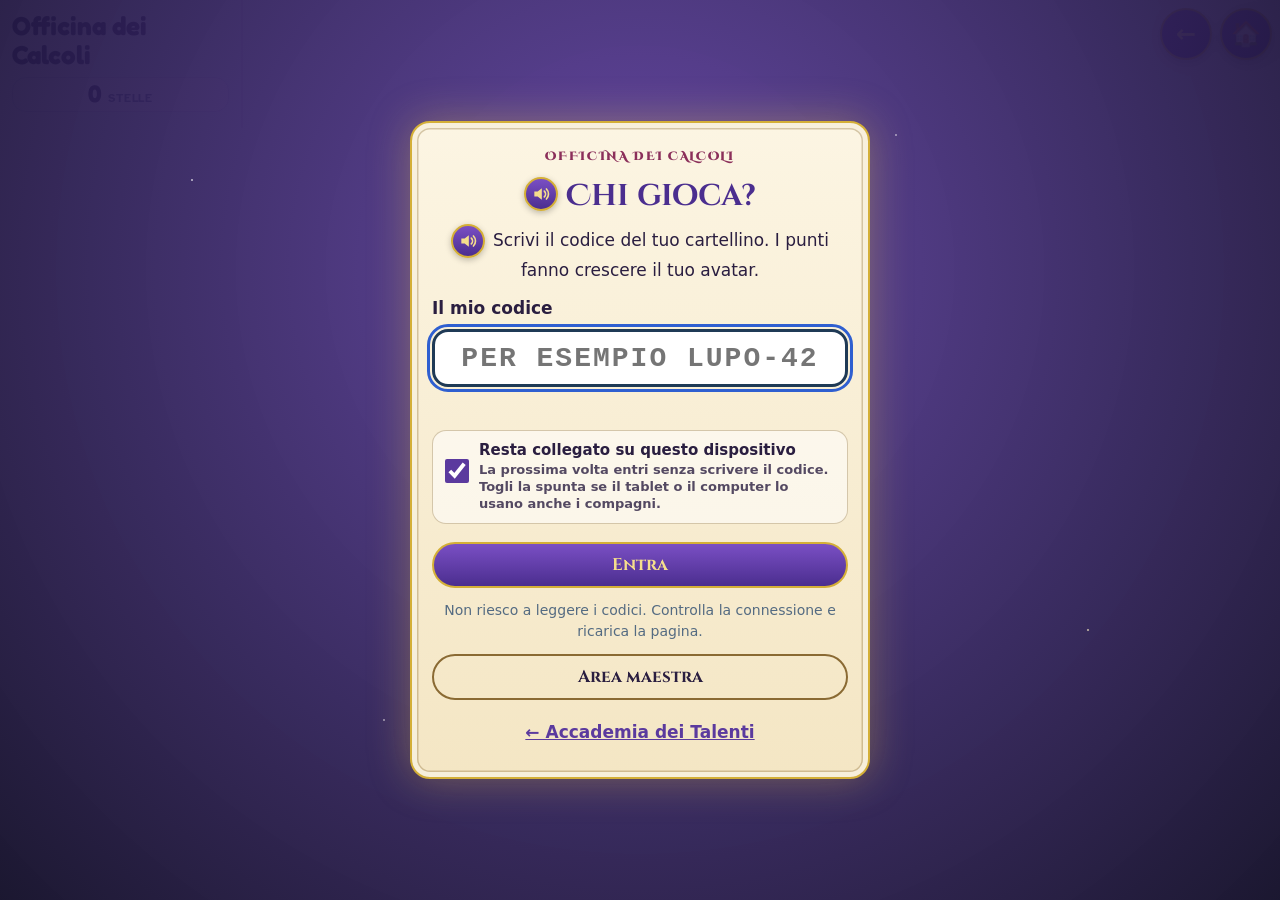
<file: calcolo.html>
<!doctype html><html lang="it" data-theme="light"><head><meta charset="utf-8"><meta name="color-scheme" content="light only"><link rel="manifest" href="manifest.webmanifest"><meta name="theme-color" content="#5B3F99"><meta name="mobile-web-app-capable" content="yes"><meta name="apple-mobile-web-app-capable" content="yes"><link rel="apple-touch-icon" href="img/app-192.png"><meta http-equiv="Cache-Control" content="no-cache"><meta name="viewport" content="width=device-width,initial-scale=1,viewport-fit=cover">
<title>Officina dei Calcoli</title>
<link rel="preconnect" href="https://fonts.googleapis.com">
<link rel="preconnect" href="https://fonts.gstatic.com" crossorigin>
<link rel="stylesheet" href="https://fonts.googleapis.com/css2?family=Atkinson+Hyperlegible:wght@400;700&family=Fredoka:wght@500;600;700&display=swap">
<link rel="stylesheet" href="cuccioli.css?v=1127o">
<link rel="stylesheet" href="land.css?v=1127o">
<style>
/* Layout: officina. Testata con la chiave inglese e le quattro operazioni, schede a pillola,
   operazioni in colonna su una griglia grande con i colori del valore posizionale (come in Missione Mille). */
:root{
  --bg:#EEF2F6; --surface:#FFFFFF; --surface2:#F3F6FA; --ink:#14213D; --muted:#53617E; --line:#D2DBE8;
  --accent:#1F2A44; --accent-ink:#FFFFFF; --accent-soft:#DDE3F0;
  --x:#7B4FD6; --m:#E8710A; --c:#1E8A4C; --d:#D23535; --u:#2F5FD0;
  --good:#17744A; --good-soft:#D8F0E3; --bad:#B03030; --bad-soft:#FADDDD; --warn-soft:#FFEFC8;
  --font-display:'Fredoka',system-ui,sans-serif; --font-body:'Atkinson Hyperlegible',system-ui,sans-serif;
  --cw:52px;
  color-scheme:light;
}
@media (prefers-color-scheme: dark){
  :root:not([data-theme="light"]){
    --bg:#0D1526; --surface:#162139; --surface2:#1C2A47; --ink:#EAF0FC; --muted:#A3B0CB; --line:#2B3A5C;
    --accent:#EAF0FC; --accent-ink:#0D1526; --accent-soft:#2B3A5C;
    --x:#A88BFF; --m:#FF9A3D; --c:#46C47A; --d:#FF6B6B; --u:#6F9CFF;
    --good:#4FD08F; --good-soft:#163B2B; --bad:#FF8A8A; --bad-soft:#40202A; --warn-soft:#3F3418; color-scheme:dark;
  }
}
*{box-sizing:border-box}
[hidden]{display:none!important}
html{-webkit-text-size-adjust:100%}
body{margin:0;background:var(--bg);color:var(--ink);font:17px/1.5 var(--font-body);padding-bottom:env(safe-area-inset-bottom,0px)}
.wrap{max-width:1000px;margin:0 auto;padding-left:max(16px,env(safe-area-inset-left,0px));padding-right:max(16px,env(safe-area-inset-right,0px))}
h1,h2,h3{font-family:var(--font-display);margin:0;line-height:1.15;text-wrap:balance}
h1{font-size:clamp(30px,8vw,46px);font-weight:700}
h2{font-size:clamp(23px,5vw,30px);font-weight:600}
h3{font-size:20px;font-weight:600}
p{margin:0}
:focus-visible{outline:3px solid var(--u);outline-offset:2px}
button,a,input,select,label,summary{touch-action:manipulation}
button,.btn,.pillb,.opt{-webkit-user-select:none;user-select:none;-webkit-tap-highlight-color:transparent}
.eyebrow{font-size:12px;font-weight:700;letter-spacing:.09em;text-transform:uppercase;color:var(--muted)}
.lead{color:var(--muted);max-width:66ch}

/* testata */
header .wrap{display:grid;gap:14px;padding-top:max(18px,env(safe-area-inset-top,0px));padding-bottom:14px}
.top{display:flex;flex-wrap:wrap;align-items:flex-end;justify-content:space-between;gap:14px}
.ops{display:flex;gap:6px}
.ops span{display:grid;place-items:center;width:48px;height:56px;border-radius:12px;font:700 34px/1 var(--font-display);color:#fff}
.ops span:nth-child(1){background:var(--m)}.ops span:nth-child(2){background:var(--c)}.ops span:nth-child(3){background:var(--d)}.ops span:nth-child(4){background:var(--u)}
.board{display:grid;grid-template-columns:auto 1fr;gap:12px}
.stars{display:grid;place-items:center;min-width:86px;padding:8px 12px;border-radius:14px;background:var(--surface);border:1px solid var(--line);text-align:center}
.stars b{font:700 30px/1 var(--font-display)}
.stars small{font-size:12px;color:var(--muted);font-weight:700;letter-spacing:.06em;text-transform:uppercase}
.badges{list-style:none;margin:0;padding:0;display:grid;grid-template-columns:repeat(2,minmax(0,1fr));gap:8px}
.badge{display:grid;gap:1px;padding:7px 10px;border-radius:10px;border:1.5px dashed var(--line);color:var(--muted);min-width:0}
.badge b{font:600 14px/1.2 var(--font-display)}
.badge small{font-size:11.5px;line-height:1.25}
.badge.got{border:1.5px solid var(--good);background:var(--good-soft);color:var(--ink)}
.badge.got small{color:var(--good);font-weight:700}
@media(min-width:720px){.badges{grid-template-columns:repeat(4,minmax(0,1fr))}}
.who{display:flex;flex-wrap:wrap;align-items:center;gap:4px 14px;font-size:14px;color:var(--muted)}
.link{appearance:none;background:none;border:0;padding:8px 0;color:var(--muted);text-decoration:underline;font:inherit;cursor:pointer}

nav{position:sticky;top:0;z-index:20;background:var(--bg);border-block:1px solid var(--line);padding-top:env(safe-area-inset-top,0px)}
.tabs{display:flex;gap:8px;overflow-x:auto;padding-block:10px;scrollbar-width:none}
.tabs::-webkit-scrollbar{display:none}
.tabs a{flex:0 0 auto;display:inline-flex;align-items:center;min-height:46px;padding:0 18px;border-radius:999px;border:1.5px solid var(--line);background:var(--surface);color:var(--ink);text-decoration:none;font:600 16px var(--font-display)}
.tabs a.on{background:var(--accent);border-color:var(--accent);color:var(--accent-ink)}
main{display:block;padding-block:18px 40px}
section.view{display:grid;gap:16px;min-width:0}
.panel{background:var(--surface);border:1px solid var(--line);border-radius:16px;padding:18px;display:grid;gap:14px;min-width:0}
.row{display:flex;flex-wrap:wrap;gap:10px;align-items:center}
.btn{appearance:none;display:inline-flex;align-items:center;justify-content:center;gap:8px;min-height:48px;padding:0 20px;border-radius:12px;border:1.5px solid var(--accent);background:var(--accent);color:var(--accent-ink);font:600 17px var(--font-display);cursor:pointer;text-decoration:none}
.btn.ghost{background:var(--surface2);color:var(--ink);border-color:var(--line)}
.btn:disabled{opacity:.45;cursor:default}
.pills{display:flex;flex-wrap:wrap;gap:8px}
#sec-colonna .pills+.pills{margin-top:10px}
.ownhint{background:var(--surface2);border:2px dashed var(--line);border-radius:14px;padding:10px 14px;margin:8px 0}
.pillb{appearance:none;min-height:46px;padding:0 16px;border-radius:999px;border:1.5px solid var(--line);background:var(--surface2);color:var(--ink);font:600 16px var(--font-display);cursor:pointer}
.pillb[aria-pressed="true"]{background:var(--accent);border-color:var(--accent);color:var(--accent-ink)}
.pillb.op{min-width:58px;font-size:22px}
@media (min-width:700px) and (hover:none){.btn{min-height:54px}.pillb{min-height:52px;padding:0 20px}.tabs a{min-height:52px;font-size:18px}}

/* griglia delle operazioni in colonna */
.stage{display:grid;justify-items:center;gap:12px;padding:12px 0;overflow-x:auto}
.colop{display:inline-grid;grid-template-columns:repeat(var(--W),var(--cw)) 44px;gap:6px 6px;align-items:center;justify-items:center}
.ph{font:700 13px var(--font-display);color:#fff;border-radius:8px;padding:2px 0;width:100%;text-align:center}
.ph-u{background:var(--u)}.ph-d{background:var(--d)}.ph-c{background:var(--c)}.ph-m{background:var(--m)}.ph-x{background:var(--x)}
.sg{font:700 38px/1 var(--font-display);color:var(--muted)}
.dg{display:grid;place-items:center;width:var(--cw);height:calc(var(--cw) + 6px);font:700 40px/1 var(--font-display);color:var(--ink)}
.dg.pl-u{color:var(--u)}.dg.pl-d{color:var(--d)}.dg.pl-c{color:var(--c)}.dg.pl-m{color:var(--m)}.dg.pl-x{color:var(--x)}
.dash{display:grid;place-items:center;width:var(--cw);height:calc(var(--cw) + 6px);font:700 34px/1 var(--font-display);color:var(--muted)}
.in{width:var(--cw);height:calc(var(--cw) + 8px);border-radius:12px;border:3px solid var(--pc,var(--line));background:var(--surface);color:var(--ink);font:700 34px/1 var(--font-display);text-align:center;padding:0}
.in.pl-u{--pc:var(--u)}.in.pl-d{--pc:var(--d)}.in.pl-c{--pc:var(--c)}.in.pl-m{--pc:var(--m)}.in.pl-x{--pc:var(--x)}
.car{width:calc(var(--cw) - 14px);height:32px;border-radius:8px;border:1.5px dashed var(--line);background:transparent;color:var(--muted);font:700 18px/1 var(--font-display);text-align:center;padding:0}
.in.good{background:var(--good-soft);border-color:var(--good)}
.in.bad{background:var(--bad-soft);border-color:var(--bad);animation:shake .35s}
.hr{height:4px;border-radius:2px;background:var(--ink);width:100%}
.emp{width:var(--cw)}
.rowlab{font-size:12px;color:var(--muted);font-weight:700;text-align:center;line-height:1.1}
@keyframes shake{25%{transform:translateX(-5px)}75%{transform:translateX(5px)}}
@media (max-width:480px){:root{--cw:42px}.dg{font-size:32px}.in{font-size:28px}.sg{font-size:30px}}
@media (min-width:700px) and (hover:none){:root{--cw:60px}}

/* spiegazioni */
.pvwrap{display:flex;flex-wrap:wrap;justify-content:center;align-items:flex-start;gap:14px}
.pvcol{display:grid;justify-items:center;gap:4px;padding:8px 10px;border-radius:18px;background:var(--surface);border:2px solid var(--line);--cw:40px}
.pvcol .stage{padding:4px 0}
.pvcol.pvnow{border:3px dashed #3A86FF;background:#F4F8FF;--cw:50px}
.pvh{margin:0;font:700 15px var(--font-display);color:#1F5FCC}
.pvcol:not(.pvnow) .pvh{color:var(--muted)}
.pvcol .dg,.pvcol .dvd span{font-size:30px}.pvcol .in{font-size:28px}.pvcol .sg{font-size:28px}.pvcol .dvline{font-size:32px}
.pvcol:not(.pvnow) .dg,.pvcol:not(.pvnow) .in{font-size:24px}.pvcol:not(.pvnow) .sg{font-size:22px}.pvcol:not(.pvnow) .dvline{font-size:26px}
span.in.snap{display:grid;place-items:center;background:var(--good-soft)}
span.car.snap{display:grid;place-items:center}
.pvcol .divbox .dvd span{width:var(--cw)}
.pvdiv .dvd .in,.pvdiv .qq .in{width:var(--cw)}
.pvdiv .dvs .qq{gap:6px}
.pvrest{display:flex;align-items:center;gap:8px;font:700 18px var(--font-display);color:var(--muted)}
.pvside .row{justify-content:center}
.provab{display:grid;gap:4px;background:#E8F0FF;border:3px dashed #3A86FF;border-radius:16px;padding:10px 14px;margin:0 0 12px;font-size:17px}
.provab b{color:#1F5FCC}
.btn.prova{background:#3A86FF;color:#fff}
.fb{border-radius:14px;padding:14px 16px;display:grid;gap:8px}
.btn.help{border-color:#F2C230!important;background:#FFF8DC!important}
.in.hint{box-shadow:0 0 0 4px #F2C230,0 0 16px 4px rgba(242,194,48,.7)!important;animation:hintPulse 1s ease-in-out 3}
@keyframes hintPulse{50%{transform:scale(1.08)}}
@media (prefers-reduced-motion:reduce){.in.hint{animation:none}}
.fb[hidden]{display:none}
.fb.good{background:var(--good-soft)}
.fb.bad{background:var(--bad-soft)}
.fb.info{background:var(--warn-soft)}
.fb b.t{font:600 19px/1.25 var(--font-display)}
.fb ol,.fb ul{margin:0;padding-left:22px;display:grid;gap:4px}
.fb details summary{cursor:pointer;font-weight:700}
.pn-u{color:var(--u);font-weight:700}.pn-d{color:var(--d);font-weight:700}.pn-c{color:var(--c);font-weight:700}.pn-m{color:var(--m);font-weight:700}.pn-x{color:var(--x);font-weight:700}

/* strategie e proprietà */
.expr{font:700 clamp(30px,8vw,44px)/1.2 var(--font-display);text-align:center;font-variant-numeric:tabular-nums}
.idea{padding:12px 14px;border-radius:12px;background:var(--surface2);border-left:5px solid var(--m)}
.steps{list-style:none;margin:0;padding:0;display:grid;gap:10px;counter-reset:s}
.steps li{display:flex;flex-wrap:wrap;align-items:center;gap:8px;padding:10px 12px;border-radius:12px;border:1.5px solid var(--line);background:var(--surface2);font:600 24px var(--font-display);counter-increment:s}
.steps li::before{content:counter(s);display:grid;place-items:center;width:30px;height:30px;border-radius:50%;background:var(--accent);color:var(--accent-ink);font-size:15px}
.steps li.good{border-color:var(--good);background:var(--good-soft)}
.steps li.bad{border-color:var(--bad);background:var(--bad-soft)}
.bx{width:96px;min-height:52px;border-radius:12px;border:3px solid var(--line);background:var(--surface);color:var(--ink);font:700 26px var(--font-display);text-align:center;padding:0 4px}
.eqline{display:flex;flex-wrap:wrap;justify-content:center;align-items:center;gap:8px;font:700 clamp(26px,6.5vw,38px)/1.2 var(--font-display)}
.opts{display:grid;grid-template-columns:repeat(auto-fit,minmax(170px,1fr));gap:8px}
.opt{appearance:none;min-height:58px;padding:8px 12px;border-radius:12px;border:1.5px solid var(--line);background:var(--surface2);color:var(--ink);font:600 18px var(--font-display);cursor:pointer}
.opt.good{background:var(--good-soft);border-color:var(--good)}
.opt.bad{background:var(--bad-soft);border-color:var(--bad)}
.defs{display:grid;grid-template-columns:repeat(auto-fit,minmax(230px,1fr));gap:10px}
.def{padding:12px 14px;border-radius:12px;border:1.5px solid var(--line);background:var(--surface2)}
.def b{font:600 17px var(--font-display);display:block}
.def span{font-size:15px;color:var(--muted)}

/* divisione */
.divbox{display:grid;gap:10px;justify-items:center}
.dvline{display:flex;align-items:stretch;gap:0;font:700 44px/1 var(--font-display)}
.dvd{display:flex;gap:6px;padding:6px 14px 6px 6px;border-right:4px solid var(--ink)}
.dvd span{display:grid;place-items:center;width:var(--cw);height:calc(var(--cw) + 6px);border-radius:10px}
.dvd span.used{background:var(--accent-soft)}
.dvd span.now{background:var(--warn-soft);outline:3px solid var(--m)}
.dvs{display:grid;grid-template-rows:auto auto;align-content:start;padding:6px 0 0 14px}
.dvs .ds{border-bottom:4px solid var(--ink);padding-bottom:6px;text-align:left}
.dvs .qq{display:flex;gap:4px;padding-top:6px;min-height:calc(var(--cw) + 6px);color:var(--good)}
.dvs .qq span{display:grid;place-items:center;width:calc(var(--cw) - 8px)}
.dstep{display:grid;gap:10px;padding:14px;border-radius:14px;border:2px solid var(--m);background:var(--surface2);width:100%;max-width:640px}
.dstep .q{font:600 22px/1.3 var(--font-display)}
.dstep label{display:flex;flex-wrap:wrap;align-items:center;gap:8px;font:600 22px var(--font-display)}
.dvd.dwork{display:grid;gap:4px 6px;align-content:start;padding-left:0}
.dwork .wc{display:grid;place-items:center;width:var(--cw);height:calc(var(--cw) + 6px);border-radius:10px;position:relative}
.dwork .wc.used{background:var(--accent-soft)}
.dwork .wc.wait{color:var(--muted)}
.dwork .wc.now{background:var(--warn-soft);outline:3px solid var(--m)}
.dwork .wc.sg{color:var(--bad);font-size:.8em}
.dwork .wc.pr{color:var(--bad);border-bottom:4px solid var(--ink);border-radius:10px 10px 0 0}
.dwork .wc.rs{color:#1F5FCC}
.dwork .wc.rfin{background:#E6F5EC;color:var(--good);outline:3px solid var(--good)}
.dwork .wc.low{color:#7A4FC4;background:#F3EEFF}
.dwork .wc.low i{position:absolute;top:-16px;font-size:18px;font-style:normal;color:#7A4FC4}
.dwork .wc.rlab{width:auto;font:600 15px var(--font-display);color:var(--good);justify-self:start}
.dlegend{display:flex;flex-wrap:wrap;gap:6px 14px;font:600 14px var(--font-display);color:var(--muted)}
.dlegend b{display:inline-block;width:14px;height:14px;border-radius:4px;vertical-align:-2px;margin-right:4px}
.dlog{margin:0;padding-left:22px;display:grid;gap:4px;color:var(--muted);width:100%;max-width:640px}

/* detective */
.det-pick .dg{cursor:pointer;border-radius:12px;border:3px dashed var(--line);background:var(--surface)}
.det-pick .dg.sel{border-style:solid;border-color:var(--bad);background:var(--bad-soft)}
.det-pick .dg.ok{border-style:solid;border-color:var(--good);background:var(--good-soft)}
.prof{display:flex;gap:12px;align-items:center;padding:12px 14px;border-radius:14px;background:var(--warn-soft)}
.prof svg{width:64px;height:64px;flex:none}

/* lezione e valutazione */
.facts{display:grid;gap:10px;margin:0}
.facts div{display:grid;gap:2px}
.facts dt{font-size:12px;font-weight:700;letter-spacing:.08em;text-transform:uppercase;color:var(--muted)}
.facts dd{margin:0}
@media(min-width:720px){.facts{grid-template-columns:1fr 1fr;gap:14px 24px}}
.lsteps{list-style:none;margin:0;padding:0;display:grid}
.lstep{display:grid;grid-template-columns:58px 1fr;gap:14px;padding:14px 0;border-top:1px solid var(--line)}
.lstep:first-child{border-top:0}
.mins{display:grid;justify-items:center;padding:8px 0;border-radius:12px;background:var(--surface2);height:max-content}
.mins b{font:700 26px/1 var(--font-display)}
.mins small{font-size:11px;color:var(--muted);font-weight:700;text-transform:uppercase}
.lstep>div{display:grid;gap:6px}
.chip{justify-self:start;font-size:12px;font-weight:700;letter-spacing:.08em;text-transform:uppercase;padding:3px 10px;border-radius:999px;border:1.5px solid var(--muted)}
ul.tight{margin:0;padding-left:20px;display:grid;gap:6px}
.imp{padding:14px;border-radius:12px;background:var(--warn-soft);display:grid;gap:4px}
.imp b{font:600 18px var(--font-display)}
.cols{display:grid;gap:16px}
@media(min-width:760px){.cols{grid-template-columns:1fr 1fr}}
.item{border:0;margin:0;padding:14px 0;border-top:1px solid var(--line);display:grid;gap:10px}
.item:first-of-type{border-top:0}
.item legend{padding:0;font:600 19px/1.3 var(--font-display)}
.lv{display:grid;grid-template-columns:repeat(3,1fr);gap:8px}
.lv input,.likes input{position:absolute;opacity:0;width:1px;height:1px}
.lv label{display:grid;justify-items:center;gap:4px;padding:10px 6px;border-radius:12px;border:1.5px solid var(--line);background:var(--surface2);cursor:pointer;text-align:center;font-size:14px;line-height:1.2;min-height:76px;align-content:center}
.lv label svg{width:34px;height:26px}
.lv input:checked+label{background:var(--accent-soft);border-color:var(--accent);font-weight:700}
.likes{display:flex;flex-wrap:wrap;gap:8px}
.likes label{padding:10px 16px;border-radius:999px;border:1.5px solid var(--line);background:var(--surface2);cursor:pointer;font-weight:700}
.likes input:checked+label{background:var(--accent);border-color:var(--accent);color:var(--accent-ink)}
.summary{padding:14px;border-radius:12px;background:var(--good-soft);display:grid;gap:4px}
.foot{display:flex;flex-wrap:wrap;justify-content:space-between;gap:10px;color:var(--muted);font-size:14px;padding-block:8px 40px}
@media (prefers-reduced-motion:reduce){*{animation:none!important;transition:none!important}}
</style>
</head><body>

<header>
  <div class="wrap">
    <div class="top">
      <div>
        <p class="eyebrow">Matematica · Classe terza</p>
        <h1>Officina dei Calcoli</h1>
        <p class="lead">Calcola e ripara gli errori: l'officina ti aiuta.</p>
      </div>
      <div class="ops" aria-hidden="true"><span>+</span><span>−</span><span>×</span><span>:</span></div>
    </div>
    <div class="board">
      <div class="stars"><b id="stars">0</b><small>stelle</small></div>
      <ul class="badges" id="badges" aria-label="Badge"></ul>
    </div>
    <div id="cq-chip"></div>
    <div class="who" id="who" hidden><span>Meccanico: <b id="who-name"></b></span><button class="link" id="switch" type="button">Cambia alunno</button><a class="link" href="index.html">Accademia dei Talenti</a></div>
  </div>
</header>

<nav aria-label="Sezioni" hidden>
  <div class="wrap"><div class="tabs">
    <a href="#lezione" data-teacher hidden>Lezione</a>
    <a href="#strategie">Strategie</a>
    <a href="#colonna">In colonna</a>
    <a href="#proprieta">Proprietà</a>
    <a href="#detective">Caccia all'errore</a>
    <a href="#valuta">Come è andata?</a>
  </div></div>
</nav>

<main class="wrap" hidden>

<!-- LEZIONE (solo maestra) -->
<section class="view" id="sec-lezione" hidden>
  <div class="panel">
    <p class="eyebrow">Scheda attività · Calcolo e operazioni</p>
    <h2>I Meccanici dei Numeri</h2>
    <dl class="facts">
      <div><dt>Metodologia attiva</dt><dd>Gamification con Cooperative Learning: coppie di meccanici con due ruoli a rotazione, chi calcola e chi controlla. L'analisi dell'errore è il cuore del lavoro.</dd></div>
      <div><dt>Durata</dt><dd>3 minuti di aggancio, 5 micro-step e 3 minuti di chiusura. In tutto circa 55 minuti; si può dividere in due lezioni.</dd></div>
      <div><dt>Materiali</dt><dd>Cartellini colorati del valore posizionale, mini lavagne, nastro adesivo per la griglia a terra, cartelli delle proprietà, la LIM con questa app.</dd></div>
      <div><dt>Collegamenti</dt><dd>Scienze motorie (griglia a terra e staffetta), Musica (tabelline a ritmo), Arte (cartellini colorati), Tecnologia (LIM e tablet).</dd></div>
    </dl>
  </div>
  <div class="panel">
    <p class="eyebrow">L'aggancio · 3 minuti</p>
    <h3>Il guasto del Professor Pasticcio</h3>
    <p>Alla LIM appare un'operazione in colonna firmata dal Professor Pasticcio, con un suono di sirena: «Allarme in officina! Un calcolo si è rotto». Le coppie hanno 60 secondi per trovare la cifra sbagliata e scrivere sulla mini lavagna il perché. Al tre si alzano le lavagne.</p>
    <div class="row"><a class="btn ghost" href="#detective">Apri la caccia all'errore</a></div>
  </div>
  <div class="panel">
    <p class="eyebrow">Svolgimento a micro-step</p>
    <ol class="lsteps">
      <li class="lstep"><div class="mins"><b>10</b><small>min</small></div><div><span class="chip">Movimento</span><h3>Gli amici del 10 e del 100</h3><p>Ogni bambino ha un cartellino con un numero. Al via cerca il compagno «amico» che con lui fa 10 (poi 100) e gli stringe la mano. La coppia dice ad alta voce l'addizione. Poi alla LIM si fanno due strategie guidate.</p><div class="row"><a class="btn ghost" href="#strategie">Apri le strategie</a><button class="btn ghost" type="button" data-timer="10">Timer <span>10 min</span></button></div></div></li>
      <li class="lstep"><div class="mins"><b>12</b><small>min</small></div><div><span class="chip">Manuale</span><h3>In colonna: meccanico e controllore</h3><p>A coppie, sul quaderno: il meccanico calcola dicendo a voce ogni colonna («unità: 7 più 5 fa 12, scrivo 2 e riporto 1»), il controllore verifica con l'app. Poi si scambiano i ruoli. Si comincia con addizione e sottrazione con il cambio.</p><div class="row"><a class="btn ghost" href="#colonna">Apri le operazioni</a><button class="btn ghost" type="button" data-timer="12">Timer <span>12 min</span></button></div></div></li>
      <li class="lstep"><div class="mins"><b>8</b><small>min</small></div><div><span class="chip">Movimento</span><h3>La staffetta delle proprietà</h3><p>In tre angoli dell'aula ci sono i cartelli Commutativa, Associativa e Invariantiva. La maestra mostra un'uguaglianza alla LIM: le squadre corrono all'angolo giusto e dicono anche di quale operazione si tratta. Il primo che spiega il perché porta una stella alla squadra.</p><div class="row"><a class="btn ghost" href="#proprieta">Apri le proprietà</a><button class="btn ghost" type="button" data-timer="8">Timer <span>8 min</span></button></div></div></li>
      <li class="lstep"><div class="mins"><b>12</b><small>min</small></div><div><span class="chip">Manuale</span><h3>Moltiplicazione e divisione</h3><p>Moltiplicazione con il riporto e divisione passo dopo passo. Nella divisione ogni coppia dice la «filastrocca»: quante volte ci sta, moltiplico, sottraggo, abbasso. L'app controlla ogni passaggio.</p><div class="row"><a class="btn ghost" href="#colonna">Apri le operazioni</a><button class="btn ghost" type="button" data-timer="12">Timer <span>12 min</span></button></div></div></li>
      <li class="lstep"><div class="mins"><b>10</b><small>min</small></div><div><span class="chip">Riflessione</span><h3>Detective dell'errore</h3><p>Caccia all'errore a squadre: la squadra trova la cifra sbagliata, sceglie il perché e lo spiega a voce alla classe. Chi spiega meglio vince la «chiave inglese d'oro».</p><div class="row"><a class="btn ghost" href="#detective">Apri la caccia</a><button class="btn ghost" type="button" data-timer="10">Timer <span>10 min</span></button></div></div></li>
    </ol>
  </div>
  <div class="cols">
    <div class="panel"><p class="eyebrow">Gamification</p><h3>Stelle, badge e imprevisti</h3>
      <ul class="tight">
        <li><b>Stelle:</b> 2 se l'operazione è giusta al primo colpo, 1 se è giusta dopo aver corretto. Con «Mostra la soluzione» niente stelle.</li>
        <li><b>Badge:</b> Stratega, Re del riporto, Mago del cambio, Moltiplicatore, Divisore, Custode delle proprietà, Detective.</li>
        <li><b>Chiave inglese d'oro:</b> premio di classe per chi spiega meglio un errore.</li>
        <li>Le stelle fanno crescere l'avatar dell'Accademia in Matematica.</li>
      </ul></div>
    <div class="panel"><p class="eyebrow">Imprevisti</p><h3>Pesca una carta</h3>
      <div class="imp" id="imp"><b>Pronti?</b><span>Ogni imprevisto cambia le regole per un minuto.</span></div>
      <div class="row"><button class="btn" id="draw" type="button">Pesca un imprevisto</button></div></div>
  </div>
  <div class="cols">
    <div class="panel"><p class="eyebrow">Variante di movimento</p><h3>Operazioni con il corpo</h3>
      <ul class="tight">
        <li><b>La colonna gigante:</b> griglia di nastro a terra con le colonne u, da, h colorate. I bambini sono le cifre; il riporto è un bambino che salta nella colonna a sinistra.</li>
        <li><b>Il cambio in banca:</b> nella sottrazione chi non ha abbastanza unità corre dal «banchiere» della colonna vicina a cambiare 1 decina in 10 unità.</li>
        <li><b>Tabelline a ritmo:</b> battito di mani e piedi per ogni tabellina usata nella moltiplicazione.</li>
      </ul></div>
    <div class="panel"><p class="eyebrow">Attenzione a tutti</p><h3>Per sostenere chi ha bisogno</h3>
      <ul class="tight">
        <li>Tabella del valore posizionale e tavola pitagorica sempre visibili.</li>
        <li>Nell'app le spiegazioni usano gli stessi colori delle colonne.</li>
        <li>Si può scegliere il livello: fino a 999 oppure oltre il mille.</li>
        <li>Chi è in difficoltà parte dalle strategie guidate, a passi piccoli.</li>
      </ul></div>
  </div>
  <div class="row"><a class="btn" href="#valuta">Vai alla scheda di autovalutazione</a></div>
</section>

<!-- STRATEGIE -->
<section class="view" id="sec-strategie" hidden>
  <div class="panel">
    <p class="eyebrow">Calcolo a mente</p>
    <h2>Le strategie del meccanico</h2>
    <p class="lead">Scegli una strategia. Fai un passaggio alla volta.</p>
    <div class="pills" id="st-pick" role="group" aria-label="Strategia"></div>
  </div>
  <div class="panel" id="st-card"></div>
</section>

<!-- IN COLONNA -->
<section class="view" id="sec-colonna" hidden>
  <div class="panel">
    <p class="eyebrow">Operazioni in colonna</p>
    <h2>Il banco di lavoro</h2>
    <p class="lead">Parti dalle unità, a destra. In alto puoi scrivere i riporti.</p>
    <div class="pills" id="op-pick" role="group" aria-label="Operazione">
      <button class="pillb op" type="button" data-op="add" aria-pressed="true" aria-label="Addizione">+</button>
      <button class="pillb op" type="button" data-op="sub" aria-pressed="false" aria-label="Sottrazione">−</button>
      <button class="pillb op" type="button" data-op="mul" aria-pressed="false" aria-label="Moltiplicazione">×</button>
      <button class="pillb op" type="button" data-op="div" aria-pressed="false" aria-label="Divisione">:</button>
    </div>
    <div class="pills" id="src-pick" role="group" aria-label="Da dove vengono i numeri">
      <button class="pillb" type="button" data-src="rnd" aria-pressed="true">🎲 Numeri a caso</button>
      <button class="pillb" type="button" data-src="own" aria-pressed="false">✏️ Colonna vuota: scrivo io i numeri</button>
    </div>
    <div class="pills" id="cmb-pick" role="group" aria-label="Con il cambio o senza">
      <button class="pillb" type="button" data-c="1" aria-pressed="true">🔁 Con il cambio</button>
      <button class="pillb" type="button" data-c="0" aria-pressed="false">➖ Senza cambio</button>
    </div>
    <div class="pills" id="pv-pick" role="group" aria-label="Con la prova o senza">
      <button class="pillb" type="button" data-pv="1" aria-pressed="true">🔍 Con la prova</button>
      <button class="pillb" type="button" data-pv="0" aria-pressed="false">Senza prova</button>
    </div>
    <div class="pills" id="mul-pick" role="group" aria-label="Moltiplicatore" hidden>
      <button class="pillb" type="button" data-m="1" aria-pressed="true">× 1 cifra</button>
      <button class="pillb" type="button" data-m="2" aria-pressed="false">× 2 cifre</button>
    </div>
  </div>
  <div class="panel" id="op-card"></div>
</section>

<!-- PROPRIETÀ -->
<section class="view" id="sec-proprieta" hidden>
  <div class="panel">
    <p class="eyebrow">Le proprietà delle operazioni</p>
    <h2>Gli attrezzi segreti</h2>
    <p class="lead">Le proprietà rendono i calcoli più facili. Il risultato non cambia.</p>
    <details open><summary><b>Le proprietà che impariamo in terza</b></summary>
      <div class="defs" style="margin-top:10px">
        <div class="def"><b>Commutativa · addizione e moltiplicazione</b><span>Puoi cambiare l'ordine dei numeri: il risultato non cambia. 3 + 5 = 5 + 3 · 4 × 7 = 7 × 4.</span></div>
        <div class="def"><b>Associativa · addizione e moltiplicazione</b><span>Puoi raggruppare i numeri come vuoi, con le parentesi: il risultato non cambia. (4 + 6) + 7 = 4 + (6 + 7) · (3 × 2) × 5 = 3 × (2 × 5).</span></div>
        <div class="def"><b>Dissociativa · addizione e moltiplicazione</b><span>Puoi scomporre un numero in due o più numeri: il risultato non cambia. 37 + 8 = 37 + 3 + 5 · 12 × 6 = 12 × 2 × 3.</span></div>
        <div class="def"><b>Distributiva · moltiplicazione</b><span>Puoi scomporre un fattore e moltiplicare ogni pezzo, poi sommare i risultati. 14 × 3 = (10 × 3) + (4 × 3) = 30 + 12.</span></div>
        <div class="def"><b>Invariantiva · sottrazione</b><span>Se aggiungi o togli lo stesso numero a tutti e due i termini, la differenza non cambia. 52 − 19 = 53 − 20.</span></div>
        <div class="def"><b>Invariantiva · divisione</b><span>Se moltiplichi o dividi tutti e due i termini per lo stesso numero, il quoziente non cambia. 60 : 15 = 12 : 3.</span></div></div>
    </details>
  </div>
  <div class="panel" id="pr-sel">
    <p class="eyebrow">Su che cosa ci alleniamo</p>
    <div id="pr-teach" data-teacher hidden><p style="margin:0 0 6px">Scegliete una o più proprietà: i bambini si eserciteranno solo su quelle. Nessuna scelta = tutte mescolate. Vale per tutta la classe.</p><div class="pills" id="pr-pick" role="group" aria-label="Proprietà da allenare"></div><p class="lbl" id="pr-saved" aria-live="polite" style="margin:6px 0 0"></p></div>
    <p id="pr-now" style="margin:6px 0 0;font-weight:700"></p>
  </div>
  <div class="panel" id="pr-card"></div>
</section>

<!-- DETECTIVE -->
<section class="view" id="sec-detective" hidden>
  <div class="panel">
    <p class="eyebrow">Caccia all'errore</p>
    <h2>Detective dei calcoli</h2>
    <div class="prof">
      <svg viewBox="0 0 64 64" aria-hidden="true"><circle cx="32" cy="34" r="22" fill="#FFD9B3" stroke="#14213D" stroke-width="2.5"/><path d="M12 26Q14 8 32 8Q50 8 52 26Z" fill="#7B4FD6" stroke="#14213D" stroke-width="2.5"/><circle cx="24" cy="34" r="6" fill="#fff" stroke="#14213D" stroke-width="2"/><circle cx="40" cy="34" r="6" fill="#fff" stroke="#14213D" stroke-width="2"/><path d="M30 34h4" stroke="#14213D" stroke-width="2"/><circle cx="25" cy="35" r="2" fill="#14213D"/><circle cx="41" cy="33" r="2" fill="#14213D"/><path d="M24 47q8 -5 16 2" fill="none" stroke="#14213D" stroke-width="2.5" stroke-linecap="round"/></svg>
      <p>Il <b>Professor Pasticcio</b> ha fatto i suoi calcoli in fretta e ha sbagliato. Trova la cifra sbagliata nel risultato, toccala, e poi scegli il perché.</p>
    </div>
    <div id="det-teach" data-teacher hidden style="margin-top:10px"><p style="margin:0 0 6px">👩‍🏫 <b>Solo per la maestra:</b> scegli le operazioni da presentare. Vale per tutta la classe.</p><div class="pills" id="det-pick" role="group" aria-label="Operazioni della caccia all'errore"></div><p class="small" id="det-saved" aria-live="polite"></p></div>
    <p id="det-now" class="small" style="margin:6px 0 0;font-weight:700"></p>
  </div>
  <div class="panel" id="det-card"></div>
</section>

<!-- VALUTAZIONE -->
<section class="view" id="sec-valuta" hidden>
  <div class="panel">
    <p class="eyebrow">Scheda di autovalutazione</p>
    <h2>Come me la sono cavata?</h2>
    <p class="lead">Scegli il gradino giusto per te. Non ci sono risposte sbagliate.</p>
    <form id="vform" autocomplete="off">
      <div id="vitems"></div>
      <fieldset class="item"><legend>Che cosa mi è piaciuto di più?</legend><div class="likes" id="vlikes"></div></fieldset>
    </form>
    <div class="row"><button class="btn" id="v-done" type="button" disabled>Ho finito</button></div>
    <div class="summary" id="v-sum" hidden></div>
  </div>
</section>

<div class="foot"><span>Le stelle fanno crescere il tuo avatar dell'Accademia dei Talenti in Matematica.</span></div>
</main>

<script src="config.js"></script>
<script src="registro.js"></script>
<script src="cuccioli.js?v=1127o"></script>
<script>
(function(){
"use strict";
const CQ=window.Cuccioli;
const $=(s,r)=>(r||document).querySelector(s);
const $$=(s,r)=>Array.from((r||document).querySelectorAll(s));
const esc=CQ.esc;
const rnd=(a,b)=>a+Math.floor(Math.random()*(b-a+1));
const pick=a=>a[Math.floor(Math.random()*a.length)];
const shuffle=a=>{a=a.slice();for(let i=a.length-1;i>0;i--){const j=Math.floor(Math.random()*(i+1));[a[i],a[j]]=[a[j],a[i]]}return a};
const digs=n=>String(n).split("").reverse().map(Number);
const toast=m=>CQ.toast(m);
const ding=()=>CQ.tone([[659,.1],[880,.2]]);
const buzz=()=>CQ.tone([[220,.18]]);

/* ---------- valore posizionale ---------- */
const PL=["u","d","c","m","x"];
const PS=["u","da","h","k","dak"];
const PN=["unità","decine","centinaia","migliaia","decine di migliaia"];
const col=p=>`<span class="pn-${PL[p]}">${PN[p]}</span>`;
const colDi=p=>"colonna delle "+col(p);

/* ---------- stato dell'alunno ---------- */
const KEY0="officina-calcoli-v1";
let KEY=KEY0,PID=null,chipCtl=null,dbT=null,BIG=false;
const fresh=()=>({stars:0,badges:{},cnt:{strat:0,add:0,sub:0,mul:0,div:0,prop:0,det:0},err:{},valuta:{a:{},like:"",done:false}});
/* tipo di errore, per il foglio dei risultati della maestra */
function errTag(msg,kind){const m=String(msg);let t=kind||"calcolo";
  if(!kind){if(/dimenticato il riporto/.test(m))t="riporto";else if(/prima di moltiplicare/.test(m))t="riportoprima";else if(/più piccolo dal più grande/.test(m))t="inverso";else if(/Ricordati del cambio/.test(m))t="cambio";else if(/riporto al posto/.test(m))t="riportoscritto";else if(/tabellina/.test(m))t="tabellina";else if(/Manca la cifra|Scrivi /.test(m))t="mancante";else if(/ci sta|più grande di|non ci sta/.test(m))t="quoziente"}
  S.err=S.err||{};S.err[t]=(S.err[t]||0)+1;save()}
let S=fresh();
function load(src){
  let s=fresh();
  try{const o=src!==undefined?src:JSON.parse(localStorage.getItem(KEY)||"null");
    if(o&&typeof o==="object"){s=Object.assign(s,o);s.cnt=Object.assign(fresh().cnt,o.cnt||{});s.err=o.err||{};s.valuta=Object.assign(fresh().valuta,o.valuta||{});s.badges=o.badges||{}}}catch(e){}
  return s;
}
function save(){
  if(PID)S.ts=Date.now();
  try{localStorage.setItem(KEY,JSON.stringify(S))}catch(e){}
  if(PID&&CQ.db){clearTimeout(dbT);const pid=PID,d=JSON.parse(JSON.stringify(S));dbT=setTimeout(()=>{CQ.db.doc("calcolo/"+pid).set(d).catch(()=>{})},1500)}
}
function addStars(n){
  if(n<=0)return;
  S.stars+=n;save();renderBoard();
  if(PID&&CQ.pupils[PID])CQ.award(PID,"mat",n,"calcolo");
}

/* ---------- badge ---------- */
const BADGES=[
  {id:"stratega",n:"Stratega",how:"5 strategie giuste",ok:()=>S.cnt.strat>=5},
  {id:"riporto",n:"Re del riporto",how:"3 addizioni in colonna",ok:()=>S.cnt.add>=3},
  {id:"cambio",n:"Mago del cambio",how:"3 sottrazioni in colonna",ok:()=>S.cnt.sub>=3},
  {id:"molt",n:"Moltiplicatore",how:"3 moltiplicazioni",ok:()=>S.cnt.mul>=3},
  {id:"div",n:"Divisore",how:"3 divisioni",ok:()=>S.cnt.div>=3},
  {id:"prop",n:"Custode delle proprietà",how:"6 proprietà giuste",ok:()=>S.cnt.prop>=6},
  {id:"det",n:"Detective",how:"5 errori scoperti",ok:()=>S.cnt.det>=5},
  {id:"prova",n:"Controllore",how:"3 prove in colonna",ok:()=>(S.cnt.prova||0)>=3},
  {id:"capo",n:"Capo officina",how:"Tutti i badge e la scheda",ok:()=>["stratega","riporto","cambio","molt","div","prop","det"].every(k=>S.badges[k])&&S.valuta.done}
];
function renderBoard(){
  $("#stars").textContent=S.stars;
  $("#badges").innerHTML=BADGES.map(b=>`<li class="badge${S.badges[b.id]?" got":""}"><b>${b.n}</b><small>${S.badges[b.id]?"Conquistato":b.how}</small></li>`).join("");
}
function checkBadges(){
  let again=true;
  while(again){again=false;
    BADGES.forEach(b=>{if(!S.badges[b.id]&&b.ok()){S.badges[b.id]=true;again=true;S.stars+=2;save();if(PID&&CQ.pupils[PID])CQ.award(PID,"mat",2,"calcolo");toast("Nuovo badge: "+b.n+". Due stelle in più!");CQ.tone([[523,.12],[659,.12],[784,.22]])}});
  }
  renderBoard();
}
function done(kind,stars){S.cnt[kind]=(S.cnt[kind]||0)+1;save();addStars(stars);checkBadges()}

/* ---------- spiegazioni ---------- */
function fbHTML(kind,title,lines,extra){
  return `<div class="fb ${kind}" role="status"><b class="t">${title}</b>${lines&&lines.length?(lines.length===1?`<p>${lines[0]}</p>`:`<ul>${lines.map(l=>`<li>${l}</li>`).join("")}</ul>`):""}${extra||""}</div>`;
}
function allSteps(steps){return `<details><summary>Tutti i passaggi</summary><ol>${steps.map(s=>`<li>${s}</li>`).join("")}</ol></details>`}

/* ================= OPERAZIONI IN COLONNA ================= */
let OP="add",MULN=1,EX=null,CAMBIO=true,SRC="rnd",PROVA=true;
/* numeri fino a 9999: ogni volta a caso fino a 999 oppure oltre il mille */
const mix=()=>{BIG=Math.random()<.55};
function val(id){const e=document.getElementById(id);if(!e)return null;const v=e.value.trim();return /^\d$/.test(v)?+v:null}
const dg=(v,p)=>`<span class="dg pl-${PL[p]}">${v}</span>`;
const inp=(g,p,lab)=>`<input class="in pl-${PL[p]}" id="${g}${p}" data-g="${g}" data-p="${p}" type="text" inputmode="numeric" pattern="[0-9]*" maxlength="1" autocomplete="off" aria-label="${lab||"Cifra"} delle ${PN[p]}">`;
const car=(g,p,max)=>`<input class="car" id="${g}${p}" type="text" inputmode="numeric" pattern="[0-9]*" maxlength="${max||1}" autocomplete="off" aria-label="Riporto o cambio delle ${PN[p]}">`;
function grid(W,rows){
  let h=`<div class="colop" style="--W:${W}">`;
  for(let c=0;c<W;c++){const p=W-1-c;h+=`<span class="ph ph-${PL[p]}">${PS[p]}</span>`}
  h+=`<span></span>`;
  rows.forEach(r=>{
    if(r.line){h+=`<span class="hr" style="grid-column:1/-1"></span>`;return}
    for(let c=0;c<W;c++){const p=W-1-c;h+=r.cells[p]!==undefined?r.cells[p]:`<span class="emp"></span>`}
    h+=`<span class="sg">${r.sign||""}</span>`;
  });
  return h+"</div>";
}
function numRow(n,sign){const D=digs(n),cells={};D.forEach((d,p)=>cells[p]=dg(d,p));return {sign:sign||"",cells}}
function inRow(g,len,from,sign,lab){const cells={};for(let p=from||0;p<len;p++)cells[p]=inp(g,p,lab);return {sign:sign||"",cells}}

/* generatori */
function hasCarry(a,b){const A=digs(a),B=digs(b);for(let p=0;p<Math.max(A.length,B.length);p++)if((A[p]||0)+(B[p]||0)>=10)return true;return false}
function hasBorrow(a,b){const A=digs(a),B=digs(b);for(let p=0;p<B.length;p++)if((A[p]||0)<B[p])return true;return false}
/* senza cambio: si costruisce cifra per cifra */
function noCarryPair(n,m,sub){const A=[],B=[];for(let p=0;p<n;p++){const lead=p===n-1;let a,b;
    if(sub){a=rnd(lead?2:(p===m-1?1:0),9);b=p<m?rnd(p===m-1?1:0,lead?a-1:a):0}
    else{a=rnd(lead?1:0,p<m?(p===m-1?8:9):9);b=p<m?rnd(p===m-1?1:0,9-a):0}
    A.push(a);B.push(b)}
  const num=D=>+D.slice().reverse().join("");return [num(A),num(B)]}
function genAdd(c){c=c==null?CAMBIO:c;if(!c){const n=BIG?4:3,[a,b]=noCarryPair(n,rnd(2,n));return {op:"add",a,b}}
  let a,b,t=0;do{if(BIG){a=rnd(1000,7999);b=rnd(100,9999-a)}else{a=rnd(100,799);b=rnd(20,999-a)}}while((!hasCarry(a,b)||b<10)&&t++<80);return {op:"add",a,b}}
function genSub(c){c=c==null?CAMBIO:c;if(!c){const n=BIG?4:3,[a,b]=noCarryPair(n,rnd(2,n),true);return {op:"sub",a,b}}
  let a,b,t=0;do{if(BIG){a=rnd(1200,9999);b=rnd(150,a-100)}else{a=rnd(200,999);b=rnd(20,a-10)}}while(!hasBorrow(a,b)&&t++<80);return {op:"sub",a,b}}
function mulCarry(a,b){const A=digs(a),B=digs(b);for(const bd of B){if(!bd)continue;let c=0;for(const ad of A){const s=ad*bd+c;if(s>=10)return true;c=0}}
  return B.length>1?hasCarry(a*B[0],a*B[1]*10):false}
function genMul(){
  if(!CAMBIO){
    if(MULN===2){let a,b,t=0;do{a=BIG?rnd(101,433):rnd(11,43);b=rnd(11,BIG?22:32)}while((mulCarry(a,b)||b%10===0)&&t++<400);return {op:"mul",a,b}}
    const b=rnd(2,4),n=BIG?4:3,mx=Math.floor(9/b),D=[];for(let p=0;p<n;p++)D.push(rnd(p===n-1?1:0,mx));return {op:"mul",a:+D.reverse().join(""),b};
  }
  if(MULN===2){let a,b,t=0;do{a=BIG?rnd(102,499):rnd(12,99);b=rnd(12,BIG?29:79)}while((a*b>9999||b%10===0||!mulCarry(a,b))&&t++<200);return {op:"mul",a,b}}
  let a,b,t=0;do{b=rnd(2,9);a=BIG?rnd(120,Math.floor(9999/b)):rnd(12,Math.floor(999/b))}while((a*b<100||!mulCarry(a,b))&&t++<80);return {op:"mul",a,b};
}
function genMulPv(){let a,b,t=0;do{a=rnd(12,99);b=MULN===2?rnd(12,99):rnd(2,9)}while((a%10===0||b%10===0||a*b>9999||mulCarry(a,b)!==CAMBIO||mulCarry(b,a)!==CAMBIO)&&t++<400);return {op:"mul",a,b}}
function genDiv(){
  const d=rnd(2,9),maxD=BIG?9999:999,minQ=BIG?101:11;
  let q=rnd(minQ,Math.floor((maxD-d)/d));const r=Math.random()<.5?0:rnd(1,d-1);
  return {op:"div",a:q*d+r,b:d};
}

/* --- addizione --- */
function addPlan(a,b){
  const A=digs(a),B=digs(b),R=digs(a+b),cols=[];let carry=0;
  for(let p=0;p<R.length;p++){
    const only=p>=A.length&&p>=B.length,ai=A[p]||0,bi=B[p]||0,s=only?carry:ai+bi+carry;
    cols.push({p,ai,bi,cin:carry,s,exp:R[p],only,hasA:p<A.length,hasB:p<B.length});
    carry=only?0:(s>=10?1:0);
  }
  return {A,B,R,cols};
}
function addText(c,last){
  if(c.only)return `${col(c.p)}: c'è solo il riporto, scrivo ${c.exp}`;
  return `${col(c.p)}: ${c.ai} + ${c.bi}${c.cin?" + 1 (riporto)":""} = ${c.s} → scrivo ${c.exp}${c.s>=10&&!last?" e riporto 1":""}`;
}
function addWhy(c,k,last){
  if(k===null)return `Manca la cifra nella ${colDi(c.p)}.`;
  if(c.only)return `Nella ${colDi(c.p)} non ci sono cifre da sommare, ma è arrivato il riporto dalla colonna accanto: scrivi ${c.exp}.`;
  if(c.cin&&k===(c.ai+c.bi)%10)return `Hai dimenticato il riporto! Dalla ${colDi(c.p-1)} era arrivato 1. ${c.ai} + ${c.bi} + 1 = ${c.s}: scrivi ${c.exp}${c.s>=10?` e riporta 1 nella ${colDi(c.p+1)}`:""}.`;
  if(c.s>=10&&k===1&&c.exp!==1)return `Hai scritto il riporto al posto della cifra. ${c.ai} + ${c.bi}${c.cin?" + 1":""} = ${c.s}: nella ${colDi(c.p)} si scrive ${c.exp}, l'1 va riportato nella colonna a sinistra.`;
  return `Nella ${colDi(c.p)}: ${c.ai} + ${c.bi}${c.cin?" + 1 di riporto":""} = ${c.s}. Nel risultato va ${c.exp}${c.s>=10?`, e l'1 si riporta nella ${colDi(c.p+1)}`:""}.`;
}
/* --- sottrazione --- */
function subPlan(a,b){
  const A=digs(a),B=digs(b),R=digs(a-b),cols=[];let bor=0;
  for(let p=0;p<A.length;p++){
    const ai=A[p],bi=B[p]||0,top=ai-bor,need=top<bi,t2=need?top+10:top;
    cols.push({p,ai,bi,bin:bor,top,need,t2,exp:t2-bi,hasB:p<B.length,inRes:p<R.length});
    bor=need?1:0;
  }
  return {A,B,R,cols};
}
function subTopText(c){
  if(!c.bin)return c.need?`${c.ai} è più piccolo di ${c.bi}: prendo in prestito 1 dalla colonna a sinistra e diventa ${c.t2}`:`${c.ai}`;
  if(c.ai===0)return `lo 0 ha prestato 1 (dopo averlo chiesto alla colonna a sinistra), quindi diventa 9`;
  return `${c.ai} ha prestato 1 e diventa ${c.top}${c.need?`; è più piccolo di ${c.bi}, quindi prende in prestito 1 e diventa ${c.t2}`:""}`;
}
function subText(c){return (!c.bin&&!c.need)?`${col(c.p)}: ${c.ai} − ${c.bi} = ${c.exp}`:`${col(c.p)}: ${subTopText(c)}; ${c.t2} − ${c.bi} = ${c.exp}`}
function subWhy(c,k){
  if(k===null)return `Manca la cifra nella ${colDi(c.p)}.`;
  if(c.need&&c.top>=0&&k===c.bi-c.top)return `Hai tolto il numero più piccolo dal più grande (${c.bi} − ${c.top}). In colonna si toglie sempre il numero di sotto da quello di sopra: ${c.top} è più piccolo di ${c.bi}, quindi prendi in prestito 1 dalla ${colDi(c.p+1)} e diventa ${c.t2}. ${c.t2} − ${c.bi} = ${c.exp}.`;
  if(c.bin){const noRed=(c.ai<c.bi?c.ai+10:c.ai)-c.bi;if(k===noRed)return `Ricordati del cambio! Questa colonna ha prestato 1 alla ${colDi(c.p-1)}, quindi ${c.ai} diventa ${c.ai===0?"9 (lo 0 l'ha chiesto a sua volta alla colonna a sinistra)":c.top}. ${subText(c)}.`}
  return (!c.bin&&!c.need)?`Nella ${colDi(c.p)}: ${c.ai} − ${c.bi} = ${c.exp}.`:`Nella ${colDi(c.p)}: ${subTopText(c)}. Poi ${c.t2} − ${c.bi} = ${c.exp}.`;
}
/* --- moltiplicazione per una cifra (anche riga parziale) --- */
function mulPlan(a,b){
  const A=digs(a),R=digs(a*b),cols=[];let carry=0;
  for(let p=0;p<R.length;p++){
    const only=p>=A.length,ai=A[p]||0,prod=only?0:ai*b,s=prod+carry;
    cols.push({p,ai,b,prod,cin:carry,s,exp:R[p],only});
    carry=Math.floor(s/10);
  }
  return {A,R,cols};
}
function mulText(c,shift,last){
  const P=c.p+shift;
  if(c.only)return `${col(P)}: non ci sono più cifre, scrivo il riporto ${c.exp}`;
  return `${col(P)}: ${c.ai} × ${c.b} = ${c.prod}${c.cin?` + ${c.cin} (riporto) = ${c.s}`:""} → scrivo ${c.exp}${c.s>=10&&!last?` e riporto ${Math.floor(c.s/10)}`:""}`;
}
function mulWhy(c,k,shift){
  const P=c.p+shift;
  if(k===null)return `Manca la cifra nella ${colDi(P)}.`;
  if(c.only)return `Nella ${colDi(P)} non ci sono più cifre da moltiplicare: scrivi il riporto ${c.exp}.`;
  if(c.cin&&k===c.prod%10)return `Hai dimenticato il riporto! ${c.ai} × ${c.b} = ${c.prod}, poi aggiungi il riporto ${c.cin}: ${c.prod} + ${c.cin} = ${c.s}. Scrivi ${c.exp}${c.s>=10?` e riporta ${Math.floor(c.s/10)}`:""}.`;
  if(c.cin&&k===((c.ai+c.cin)*c.b)%10)return `Hai aggiunto il riporto prima di moltiplicare. Prima si moltiplica (${c.ai} × ${c.b} = ${c.prod}), poi si aggiunge il riporto (${c.prod} + ${c.cin} = ${c.s}). Scrivi ${c.exp}.`;
  return `Controlla la tabellina del ${c.b}: ${c.ai} × ${c.b} = ${c.prod}${c.cin?`, più il riporto ${c.cin}, fa ${c.s}`:""}. Nella ${colDi(P)} va ${c.exp}${c.s>=10?` e si riporta ${Math.floor(c.s/10)}`:""}.`;
}

function newOp(){
  if(SRC==="own")return renderOwn();
  mix();
  const g={add:genAdd,sub:genSub,mul:genMul,div:genDiv}[OP];
  EX=g();
  if(PROVA&&OP==="mul"&&!pvSpec(EX))EX=genMulPv();
  EX.tries=0;EX.done=false;EX.pv=PROVA?pvSpec(EX):null;
  if(EX.op==="div")return startDiv();
  renderOp();
}
function renderOp(){
  const e=EX,card=$("#op-card");let W,rows=[],title="";
  if(e.op==="add"){
    const pl=addPlan(e.a,e.b);W=pl.R.length;
    const cr={};for(let p=1;p<W;p++)cr[p]=car("k",p);
    rows=[{sign:"",cells:cr},numRow(e.a,"+"),numRow(e.b,"="),{line:true},inRow("r",pl.R.length,0,"","Risultato")];
    title=hasCarry(e.a,e.b)?"Addizione con il cambio (riporto)":"Addizione senza cambio";
  }else if(e.op==="sub"){
    const pl=subPlan(e.a,e.b);W=pl.A.length;
    const cr={};for(let p=0;p<W;p++)cr[p]=car("k",p,2);
    rows=[{sign:"",cells:cr},numRow(e.a,"−"),numRow(e.b,"="),{line:true},inRow("r",pl.R.length,0,"","Risultato")];
    title=hasBorrow(e.a,e.b)?"Sottrazione con il cambio":"Sottrazione senza cambio";
  }else if(e.op==="mul"&&e.b<10){
    const pl=mulPlan(e.a,e.b);W=Math.max(pl.R.length,digs(e.a).length);
    const cr={};for(let p=1;p<W;p++)cr[p]=car("k",p);
    rows=[{sign:"",cells:cr},numRow(e.a,"×"),numRow(e.b,"="),{line:true},inRow("r",pl.R.length,0,"","Risultato")];
    title="Moltiplicazione per una cifra"+(mulCarry(e.a,e.b)?", con il riporto":", senza riporto");
  }else{
    const bu=e.b%10,bd=Math.floor(e.b/10),P1=e.a*bu,P2=e.a*bd,R=e.a*e.b;W=digs(R).length;
    const r2=inRow("q",digs(P2).length+1,1,"","Seconda riga");r2.cells[0]=`<span class="dash" title="Segnaposto">−</span>`;
    r2.sign="=";rows=[numRow(e.a,"×"),numRow(e.b,"="),{line:true},inRow("p",digs(P1).length,0,"+","Prima riga"),r2,{line:true},inRow("r",digs(R).length,0,"","Risultato")];
    title="Moltiplicazione per due cifre";
    e.note=`Prima riga: ${e.a} × ${bu} (unità). Seconda riga: ${e.a} × ${bd} (decine), si comincia sotto le decine: nelle unità c'è il trattino.`;
  }
  card.innerHTML=`${provaBanner()}<h3>${title}</h3>${e.note&&e.op==="mul"&&e.b>=10?`<p class="lead">${e.note}</p>`:""}${provaWrap(`<div class="stage">${grid(W,rows)}</div>`)}
    <div class="row"><button class="btn" type="button" id="op-check">Controlla</button><button class="btn ghost help" type="button" id="op-help">💡 Aiuto</button><button class="btn ghost" type="button" id="op-sol">Mostra la soluzione</button><button class="btn ghost" type="button" id="op-new">Nuova operazione</button></div><div id="op-fb"></div>`;
  wireInputs(card);
  const first=card.querySelector('[data-g="r"][data-p="0"],[data-g="p"][data-p="0"]');
  if(first&&matchMedia("(hover:hover)").matches)first.focus();
}

/* colonna vuota: il bambino (o la maestra) scrive i numeri nella colonna, poi si calcola */
const OPN={add:["Addizione","+","primo addendo","secondo addendo"],sub:["Sottrazione","−","minuendo","sottraendo"],mul:["Moltiplicazione","×","primo fattore","secondo fattore"],div:["Divisione",":","dividendo","divisore"]};
function renderOwn(){
  const o=OPN[OP],W=4,card=$("#op-card");
  const rows=[inRow("na",W,0,o[1],o[2]),inRow("nb",W,0,"=",o[3]),{line:true}];
  card.innerHTML=`<h3>✏️ Colonna vuota: ${o[0].toLowerCase()}</h3>
    <p class="ownhint">Scrivi tu i numeri, quelli che ti detta la maestra o che trovi sul libro. Metti ogni cifra al suo posto: le migliaia sotto le migliaia (k), le centinaia sotto le centinaia (h), le decine sotto le decine (da), le unità sotto le unità (u).${OP==="div"?" Nel divisore scrivi un numero da 2 a 9.":""}</p>
    <div class="stage">${grid(W,rows)}</div>
    <div class="row"><button class="btn" type="button" id="own-go">Ho scritto i numeri: ora calcolo!</button><button class="btn ghost help" type="button" id="own-help">💡 Aiuto</button><button class="btn ghost" type="button" id="own-clear">Svuota</button></div><div id="op-fb"></div>`;
  wireInputs(card);
  const f=card.querySelector("#na"+(W-1));if(f&&matchMedia("(hover:hover)").matches)f.focus();
}
function wireOwn(card){
  card.querySelectorAll('.in').forEach(t=>{t.addEventListener("input",()=>{t.value=t.value.replace(/\D/g,"").slice(-1)})});
}
function readOwn(g,W){let D=[];for(let p=0;p<W;p++)D.push(val(g+p));
  const used=D.map((d,p)=>d!=null?p:-1).filter(p=>p>=0);if(!used.length)return {err:"empty"};
  if(D[0]==null)return {err:"units"};
  const top=Math.max(...used);for(let p=0;p<=top;p++)if(D[p]==null)return {err:"gap"};
  if(top>0&&D[top]===0)return {err:"zero"};
  return {n:+D.slice(0,top+1).reverse().join("")}}
function ownGo(){
  const W=4,o=OPN[OP],A=readOwn("na",W),B=readOwn("nb",W),fb=$("#op-fb");
  const say=(m,l)=>{fb.innerHTML=fbHTML("bad",m,l||[])};
  const why={empty:"Manca un numero.",units:"Le unità vanno nell'ultima casella a destra, nella colonna u.",gap:"Tra le cifre c'è una casella vuota: le cifre vanno una accanto all'altra.",zero:"Un numero non comincia con lo 0: togli lo zero davanti."};
  if(A.err)return say(`Controlla il ${o[2]}: ${why[A.err]}`);
  if(B.err)return say(`Controlla il ${o[3]}: ${why[B.err]}`);
  const a=A.n,b=B.n,max=BIG?9999:999;
  if(OP==="add"&&a+b>9999)return say("Il risultato supera le migliaia: scegli numeri più piccoli, il totale deve arrivare al massimo a 9999.");
  if(OP==="sub"&&a<b)return say(`Il ${o[2]} (${a}) deve essere più grande del ${o[3]} (${b}): nella sottrazione si toglie il numero più piccolo dal più grande.`);
  if(OP==="sub"&&a===b)return say("I due numeri sono uguali: il risultato è 0! Prova con due numeri diversi.");
  if(OP==="mul"&&(b<2||b>99))return say("Il secondo fattore deve essere un numero da 2 a 99.");
  if(OP==="mul"&&a*b>9999)return say("Il risultato supera le migliaia: scegli numeri più piccoli, il prodotto deve arrivare al massimo a 9999.");
  if(OP==="div"&&(b<2||b>9))return say("Il divisore deve essere un numero da 2 a 9.");
  if(OP==="div"&&a<b)return say("Il dividendo deve essere più grande del divisore.");
  if((OP==="add"||OP==="sub")&&a<10&&b<10)return say("Questa la sai fare a mente! Per lavorare in colonna usa almeno un numero con due cifre.");
  EX={op:OP,a,b,tries:0,done:false,own:true};EX.pv=PROVA?pvSpec(EX):null;
  if(OP==="div")return startDiv();
  renderOp();
}

/* ---------- il tasto Aiuto: un suggerimento sulla prima casella da sistemare, senza dare la soluzione ---------- */
let HINT=null;
function hintAdd(c,lv){const C=colDi(c.p);
  if(c.only)return lv<2?`Nella ${C} non ci sono cifre da sommare… ma è arrivato qualcosa dalla colonna accanto. Cosa?`:`Nella ${C} scrivi il riporto che è arrivato dalla colonna accanto.`;
  const r=c.cin?" + 1 di riporto":"";
  return lv<2?`Guarda la ${C}: quanto fa ${c.ai} + ${c.bi}${r}? Se arrivi a 10 o più, scrivi solo le unità e il riporto 1 va nella casellina in alto a sinistra.`
    :`${c.ai} + ${c.bi}${r} = ${c.s}. ${c.s>=10?`È 10 o più: nella ${colDi(c.p)} scrivi solo le unità e riporta 1.`:"È meno di 10: scrivilo così com'è."}`}
function hintSub(c,lv){const C=colDi(c.p);
  if(c.bin||c.need)return lv<2?`Nella ${C}: ${subTopText(c)}. Ora quanto fa ${c.t2} − ${c.bi}?`:`Per fare ${c.t2} − ${c.bi} parti da ${c.bi} e conta in avanti fino a ${c.t2}: quanti salti fai?`;
  return lv<2?`Nella ${C}: quanto fa ${c.ai} − ${c.bi}? Il ${c.ai} è più grande, quindi qui non serve il cambio.`:`Parti da ${c.bi} e conta in avanti fino a ${c.ai}: quanti salti fai?`}
function hintMul(c,sh,lv){const C=colDi(c.p+sh);
  if(c.only)return `Nella ${C} non ci sono più cifre da moltiplicare: scrivi il riporto che ti è rimasto.`;
  const r=c.cin?` Poi aggiungi il riporto ${c.cin}.`:"";
  return lv<2?`Nella ${C}: quanto fa ${c.ai} × ${c.b}?${r} Ripassa la tabellina del ${c.b}.`
    :`${c.ai} × ${c.b} = ${c.prod}${c.cin?`, più il riporto ${c.cin} fa ${c.s}`:""}. ${c.s>=10?"Scrivi le unità e riporta le decine nella colonna a sinistra.":"È meno di 10: scrivilo così com'è."}`}
function helpOp(){
  const e=EX;if(!e||e.done)return;
  const todo=[];
  const add=(plan,kind,g,sh,lab)=>plan.cols.forEach(c=>{if(kind==="sub"&&!c.inRes)return;todo.push({id:g+(c.p+sh),c,kind,sh,lab})});
  if(e.op==="add")add(addPlan(e.a,e.b),"add","r",0);
  else if(e.op==="sub")add(subPlan(e.a,e.b),"sub","r",0);
  else if(e.b<10)add(mulPlan(e.a,e.b),"mul","r",0);
  else{const bu=e.b%10,bd=Math.floor(e.b/10);add(mulPlan(e.a,bu),"mul","p",0,`Prima riga: ${e.a} × ${bu}`);add(mulPlan(e.a,bd),"mul","q",1,`Seconda riga: ${e.a} × ${bd} decine (nelle unità c'è il trattino)`);add(addPlan(e.a*bu,e.a*bd*10),"add","r",0,"Ora somma le due righe")}
  const t=todo.find(x=>val(x.id)!==x.c.exp);
  $$("#op-card .in.hint").forEach(x=>x.classList.remove("hint"));
  if(!t&&e.pv&&!checkPv().ok){e.helped=true;$$("#op-card .pvside .in").forEach(x=>x.classList.remove("good","bad"));$("#op-fb").innerHTML=fbHTML("info","💡 Suggerimento per la prova",["L'operazione sembra a posto. "+pvHint()]);return}
  if(!t){$("#op-fb").innerHTML=fbHTML("info","💡 Sembra tutto a posto!",["Premi «Controlla» per vedere se è giusto."]);return}
  const lv=HINT&&HINT.id===t.id&&HINT.ex===e?2:1;HINT={id:t.id,ex:e};e.helped=true;
  const txt=t.kind==="add"?hintAdd(t.c,lv):t.kind==="sub"?hintSub(t.c,lv):hintMul(t.c,t.sh,lv);
  const el=document.getElementById(t.id);if(el){el.classList.add("hint");el.focus()}
  $("#op-fb").innerHTML=fbHTML("info",`💡 Suggerimento${lv===2?" (ancora più aiuto)":""}`,[(t.lab?t.lab+". ":"")+txt,lv<2?"Se hai ancora bisogno, premi di nuovo «Aiuto»: ti do un indizio in più.":"Scrivi la cifra nella casella che brilla, poi continua da solo verso sinistra."]);
}
function helpDiv(){
  const D=DV;if(!D||D.fin)return;EX.helped=true;
  const lv=HINT&&HINT.id==="div"+D.used&&HINT.ex===EX?2:1;HINT={id:"div"+D.used,ex:EX};
  let lines;
  if(lv<2)lines=[`Ripassa la tabellina del ${D.d}: cerca il numero più grande che non supera ${D.partial}.`,"Se hai ancora bisogno, premi di nuovo «Aiuto»."];
  else{const m=[];for(let k=1;k<=9;k++){m.push(`${D.d} × ${k} = ${D.d*k}`);if(D.d*k>D.partial)break}lines=[`Ecco la tabellina del ${D.d}: ${m.join(" · ")}.`,`Quale risultato è il più vicino a ${D.partial} senza superarlo?`]}
  $("#op-fb").innerHTML=fbHTML("info","💡 Suggerimento",lines);
}
function helpOwn(){$("#op-fb").innerHTML=fbHTML("info","💡 Suggerimento",["Comincia sempre dalle unità: l'ultima cifra del numero va nella casella u, tutta a destra.","Poi scrivi le altre cifre andando verso sinistra: decine (da), centinaia (h), migliaia (k). Le caselle che avanzano restano vuote."])}
/* le caselle avanzano da destra verso sinistra */
function wireInputs(root){
  if(root.dataset.wired)return;root.dataset.wired="1";
  root.addEventListener("input",ev=>{
    const t=ev.target;if(!t.classList||!t.classList.contains("in"))return;
    t.value=t.value.replace(/\D/g,"").slice(-1);t.classList.remove("good","bad");
    if(t.value){const own=["na","nb","pa","pb","pc","dva","dvq"].includes(t.dataset.g),nx=root.querySelector(`[data-g="${t.dataset.g}"][data-p="${+t.dataset.p+(own?-1:1)}"]`);if(nx)nx.focus()}
  });
  root.addEventListener("keydown",ev=>{if(ev.key==="Enter"){ev.preventDefault();const b=root.querySelector("#own-go,#op-check,#st-check,#pr-check,#dv-check");if(b)b.click()}});
}
function checkOp(){
  const e=EX;if(!e||e.done)return;
  let first=null,steps=[],marks=[];
  function scan(plan,kind,g,shift,lab){
    plan.cols.forEach((c,i)=>{
      const last=i===plan.cols.length-1;
      if(kind==="sub"&&!c.inRes){steps.push(subText(c)+" (lo 0 davanti non si scrive)");return}
      const k=val(g+(c.p+shift));
      const ok=k===c.exp;marks.push([g+(c.p+shift),ok]);
      steps.push((lab?lab+" · ":"")+(kind==="add"?addText(c,last):kind==="sub"?subText(c):mulText(c,shift,last)));
      if(!ok&&!first)first=(lab?`<b>${lab}.</b> `:"")+(kind==="add"?addWhy(c,k,last):kind==="sub"?subWhy(c,k):mulWhy(c,k,shift));
    });
  }
  if(e.op==="add")scan(addPlan(e.a,e.b),"add","r",0);
  else if(e.op==="sub")scan(subPlan(e.a,e.b),"sub","r",0);
  else if(e.b<10)scan(mulPlan(e.a,e.b),"mul","r",0);
  else{
    const bu=e.b%10,bd=Math.floor(e.b/10);
    scan(mulPlan(e.a,bu),"mul","p",0,`Prima riga (${e.a} × ${bu})`);
    scan(mulPlan(e.a,bd),"mul","q",1,`Seconda riga (${e.a} × ${bd} decine)`);
    scan(addPlan(e.a*bu,e.a*bd*10),"add","r",0,"Somma delle due righe");
  }
  marks.forEach(([id,ok])=>{const el=document.getElementById(id);if(el){el.classList.remove("good","bad");void el.offsetWidth;el.classList.add(ok?"good":"bad")}});
  const res=resultOf(e);
  const pv=e.pv?checkPv():null;
  if(!first&&pv&&!pv.ok){e.tries++;errTag(pv.msg,"prova");$("#op-fb").innerHTML=fbHTML("bad","L'operazione è giusta, ma la prova non torna ancora",[pv.msg,"Correggi e premi di nuovo Controlla."]);buzz();return}
  if(!first&&pv){e.done=true;const st=e.tries===0&&!e.helped?2:1;
    $("#op-fb").innerHTML=fbHTML("good",`Tutto giusto! ${e.a} ${sym(e.op)} ${e.b} = ${res}. ${st===2?"Due stelle!":"Una stella!"}`,[pvEndMsg(pv.got)],allSteps(steps));
    ding();done(e.op,st);done("prova",st);return}
  if(!first){
    e.done=true;const st=e.tries===0&&!e.helped?2:1;
    if(e.prova){provaEnd(res,st,allSteps(steps));return}
    $("#op-fb").innerHTML=fbHTML("good",`Esatto! ${e.a} ${sym(e.op)} ${e.b} = ${res}. ${st===2?"Due stelle!":"Una stella!"}`,[prova(e)],allSteps(steps))+provaBtn(e);
    ding();done(e.op,st);provaAuto(`Esatto! ${e.a} ${sym(e.op)} ${e.b} = ${res}. ${st===2?"Due stelle!":"Una stella!"}`);
  }else{
    e.tries++;errTag(first);
    const nBad=marks.filter(m=>!m[1]).length;
    $("#op-fb").innerHTML=fbHTML("bad",`Guasto trovato${nBad>1?` (${nBad} caselle da sistemare)`:""}`,[first,"Correggi le caselle rosse e premi di nuovo Controlla."].concat(pv&&!pv.ok?["Poi sistema anche la prova: "+pv.msg]:[]));
    buzz();
    const b=marks.find(m=>!m[1]);if(b){const el=document.getElementById(b[0]);if(el)el.focus()}
  }
}
const sym=o=>({add:"+",sub:"−",mul:"×",div:":"}[o]);
const resultOf=e=>e.op==="add"?e.a+e.b:e.op==="sub"?e.a-e.b:e.a*e.b;
function prova(e){
  if(e.op==="add")return `La prova: ${e.a+e.b} − ${e.b} = ${e.a}. La sottrazione è l'operazione inversa dell'addizione.`;
  if(e.op==="sub")return `La prova: ${e.a-e.b} + ${e.b} = ${e.a}. L'addizione è l'operazione inversa della sottrazione.`;
  return `La prova: ${e.a*e.b} : ${e.b} = ${e.a}. La divisione è l'operazione inversa della moltiplicazione.`;
}
function showSol(){
  const e=EX;if(!e||e.done)return;
  function fill(plan,g,shift,kind){plan.cols.forEach(c=>{if(kind==="sub"&&!c.inRes)return;const el=document.getElementById(g+(c.p+shift));if(el){el.value=c.exp;el.classList.remove("bad");el.classList.add("good")}})}
  let steps=[];
  if(e.op==="add"){const pl=addPlan(e.a,e.b);fill(pl,"r",0);pl.cols.forEach((c,i)=>{steps.push(addText(c,i===pl.cols.length-1));if(c.s>=10&&!c.only){const k=document.getElementById("k"+(c.p+1));if(k)k.value=1}})}
  else if(e.op==="sub"){const pl=subPlan(e.a,e.b);fill(pl,"r",0,"sub");pl.cols.forEach(c=>{steps.push(subText(c));if(c.need||c.bin){const k=document.getElementById("k"+c.p);if(k)k.value=c.t2}})}
  else if(e.b<10){const pl=mulPlan(e.a,e.b);fill(pl,"r",0);pl.cols.forEach((c,i)=>{steps.push(mulText(c,0,i===pl.cols.length-1));const k=document.getElementById("k"+(c.p+1));if(k&&c.s>=10)k.value=Math.floor(c.s/10)})}
  else{const bu=e.b%10,bd=Math.floor(e.b/10),p1=mulPlan(e.a,bu),p2=mulPlan(e.a,bd),ad=addPlan(e.a*bu,e.a*bd*10);fill(p1,"p",0);fill(p2,"q",1);fill(ad,"r",0);
    p1.cols.forEach((c,i)=>steps.push("Prima riga · "+mulText(c,0,i===p1.cols.length-1)));p2.cols.forEach((c,i)=>steps.push("Seconda riga · "+mulText(c,1,i===p2.cols.length-1)));ad.cols.forEach((c,i)=>steps.push("Somma · "+addText(c,i===ad.cols.length-1)))}
  e.done=true;if(e.pv)fillPv();
  $("#op-fb").innerHTML=fbHTML("info",`Ecco la soluzione: ${e.a} ${sym(e.op)} ${e.b} = ${resultOf(e)}`,[e.prova?provaVerdict(resultOf(e),0):"Leggi i passaggi, poi prova con una nuova operazione per conquistare le stelle."],allSteps(steps))+(e.prova&&e.prova.next?`<div class="row"><button class="btn" type="button" id="op-prova2">Continua la prova ➜</button></div>`:"");
}

/* --- la prova in colonna: dopo un'operazione giusta il bambino può controllarla con l'operazione inversa --- */
function provaPlan(e){
  const f=`${e.a} ${sym(e.op)} ${e.b}`;
  if(e.op==="add"){const R=e.a+e.b;return {f,res:R,ex:{op:"sub",a:R,b:e.b},exp:e.a,why:`Al risultato (${R}) tolgo il secondo addendo (${e.b}): devo ritrovare il primo addendo, ${e.a}.`,inv:"la sottrazione"}}
  if(e.op==="sub"){const R=e.a-e.b;if(R<1)return null;return {f,res:R,ex:{op:"add",a:R,b:e.b},exp:e.a,why:`Al risultato (${R}) aggiungo il sottraendo (${e.b}): devo ritrovare il minuendo, ${e.a}.`,inv:"l'addizione"}}
  if(e.op==="mul"){const R=e.a*e.b;
    if(e.b<10)return {f,res:R,ex:{op:"div",a:R,b:e.b},exp:e.a,why:`Divido il risultato (${R}) per il secondo fattore (${e.b}): devo ritrovare il primo fattore, ${e.a}.`,inv:"la divisione"};
    if(e.a<100&&e.a%10)return {f,res:R,ex:{op:"mul",a:e.b,b:e.a},exp:R,why:`Scambio i fattori: ${e.b} × ${e.a}. Per la proprietà commutativa devo ritrovare lo stesso risultato, ${R}.`,inv:"la proprietà commutativa"};
    return null}
  if(e.op==="div"){const Q=Math.floor(e.a/e.b),r=e.a%e.b;
    return {f,res:Q,ex:{op:"mul",a:Q,b:e.b},exp:Q*e.b,why:`Moltiplico il quoziente (${Q}) per il divisore (${e.b})${r?`, poi aggiungo il resto (${r})`:""}: devo ritrovare il dividendo, ${e.a}.`,inv:"la moltiplicazione",
      next:r?{ex:{op:"add",a:Q*e.b,b:r},exp:e.a,why:`Ora aggiungo il resto: ${Q*e.b} + ${r}. Devo ritrovare il dividendo, ${e.a}.`}:null}}
  return null;
}
function provaBtn(e){return false?`<div class="row"><button class="btn prova" type="button" id="op-prova">🔁 Fai la prova in colonna</button></div>`:""}
function provaBanner(){if(EX&&EX.pv)return `<div class="provab"><b>🔍 Con la prova</b><span>${EX.pv.how} Quando hai finito tutte e due, premi «${EX.op==="div"?"Controlla la prova":"Controlla"}».</span></div>`;const P=EX&&EX.prova;if(!P)return "";return `<div class="provab"><b>🔁 La prova di ${P.f} = ${P.res}${P.rest?` con resto ${P.rest}`:""}</b><span>${P.why}</span></div>`}
function provaGo(P,ex,exp,why,next){EX=Object.assign({},ex,{tries:0,done:false,prova:{f:P.f,res:P.res,rest:P.rest,exp,why,next,orig:P.orig,snap:P.snap}});if(EX.op==="div")return startDiv();renderOp();$("#op-card").scrollIntoView({behavior:"smooth",block:"start"})}
function provaSnap(){
  const src=$("#op-card .pvnow")||$("#op-card .stage")||$("#op-card .divbox");if(!src)return "";
  const c=src.cloneNode(true);c.classList.remove("pvcol","pvnow");
  c.querySelectorAll(".pvh,.dstep,.dlog").forEach(x=>x.remove());
  c.querySelectorAll("input").forEach(i=>{const sp=document.createElement("span");sp.className=i.className.replace(/\b(good|bad)\b/g,"")+" snap";sp.textContent=i.value;i.replaceWith(sp)});
  c.querySelectorAll("[id]").forEach(x=>x.removeAttribute("id"));
  return c.outerHTML;
}
function provaWrap(inner){
  if(EX&&EX.pv)return `<div class="pvwrap"><div class="pvcol pvmain"><p class="pvh">✏️ L'operazione</p>${inner}</div><div class="pvcol pvnow pvside"><p class="pvh">🔍 La prova</p>${pvGrid()}</div></div>`;
  const P=EX&&EX.prova;if(!P)return inner;
  return `<div class="pvwrap"><div class="pvcol"><p class="pvh">✏️ L'operazione</p>${P.snap}</div>${P.snap2?`<div class="pvcol"><p class="pvh">🔁 La prova · prima parte</p>${P.snap2}</div>`:""}<div class="pvcol pvnow"><p class="pvh">🔁 La prova${P.snap2?" · il resto":""}</p>${inner}</div></div>`;
}
function provaAuto(msg){
  return;
  provaStart();
  const fb=$("#op-fb");if(fb)fb.innerHTML=fbHTML("good",msg,["Ora fai la prova nella colonna accanto: se ritrovi il numero giusto, l'operazione è corretta."]);
}
function provaStart(){
  const e=EX,P=provaPlan(e);if(!P)return;P.snap=provaSnap();
  P.rest=e.op==="div"?e.a%e.b:0;P.orig={op:e.op,a:e.a,b:e.b};
  provaGo(P,P.ex,P.exp,P.why,P.next);
}
function provaNext(){const P=EX.prova;if(!P||!P.next)return;const n=P.next,s2=provaSnap();provaGo(P,n.ex,n.exp,n.why,null);EX.prova.snap2=s2;renderOp()}
function provaVerdict(res,rest){
  const P=EX.prova,ok=res===P.exp&&!rest;
  if(P.next)return `${res} è il primo pezzo della prova. Ora manca l'ultimo passaggio: aggiungere il resto.`;
  return ok?`Il risultato della prova è ${res}: è proprio il numero che dovevamo ritrovare. L'operazione ${P.f} era giusta! ✅`:`Il risultato della prova è ${res}, ma dovevamo ritrovare ${P.exp}: ricontrolla l'operazione.`;
}
function provaEnd(res,st,steps,rest){
  const P=EX.prova,fb=$("#op-fb");
  if(P.next){fb.innerHTML=fbHTML("good",`Giusto: ${EX.a} ${sym(EX.op)} ${EX.b} = ${res}`,[provaVerdict(res,rest)],steps)+`<div class="row"><button class="btn" type="button" id="op-prova2">Continua la prova ➜</button></div>`;ding();return}
  fb.innerHTML=fbHTML("good",`Prova riuscita! ${st===2?"Due stelle!":"Una stella!"}`,[`${EX.a} ${sym(EX.op)} ${EX.b} = ${res}${rest?` con resto ${rest}`:""}.`,provaVerdict(res,rest)],steps)+(EX.op==="div"?"":`<div class="row"><button class="btn" type="button" id="op-new">Nuova operazione</button></div>`);
  ding();done("prova",st);
}

/* --- la prova accanto: colonna vuota che il bambino riempie da solo --- */
const PW=4;
function pvSpec(e){
  if(e.op==="add"){const R=e.a+e.b;return {inv:"addc",top:e.b,bot:e.a,res:R,nTop:"il secondo addendo",nBot:"il primo addendo",nRes:"lo stesso risultato",how:"Fai l'addizione. Nella colonna della prova scambia gli addendi (proprietà commutativa): in alto il secondo addendo, sotto il primo. Rifai l'addizione: devi ritrovare lo stesso risultato."}}
  if(e.op==="sub"){const R=e.a-e.b;return {inv:"add",top:R,bot:e.b,res:e.a,nTop:"il risultato della sottrazione",nBot:"il sottraendo",nRes:"il minuendo",how:"Fai la sottrazione. Nella colonna della prova scrivi il risultato e sotto il sottraendo, poi fai l'addizione: devi ritrovare il minuendo."}}
  if(e.op==="mul"&&e.a<100&&e.a%10){const R=e.a*e.b;return {inv:"mul",top:e.b,bot:e.a,res:R,two:true,nTop:"il secondo fattore",nBot:"il primo fattore",nRes:"lo stesso risultato",how:"Fai la moltiplicazione. Nella colonna della prova scambia i fattori (proprietà commutativa): in alto il secondo fattore, sotto il primo. Rifai la moltiplicazione: devi ritrovare lo stesso risultato."}}
  if(e.op==="div"){const Q=Math.floor(e.a/e.b),r=e.a%e.b;return {inv:"muladd",top:Q,bot:e.b,res:Q*e.b,rest:r,fin:e.a,nTop:"il quoziente",nBot:"il divisore",nRes:"il dividendo",how:"Fai la divisione. Nella prova moltiplica il quoziente per il divisore, poi aggiungi il resto (se non c'è, scrivi 0): devi ritrovare il dividendo."}}
  return null;
}
const pvCar=max=>{const c={};for(let p=0;p<PW;p++)c[p]=car("pk",p,max);return {sign:"",cells:c}};
function pvGrid(){
  const v=EX.pv;
  if(v.inv==="div"){
    const box=(g,p,lab)=>inp(g,p,lab);let dd="",qq="";for(let p=PW-1;p>=0;p--){dd+=box("dva",p,"Dividendo");qq+=box("dvq",p,"Quoziente")}
    return `<div class="stage"><div class="divbox pvdiv"><div class="dvline"><div class="dvd">${dd}</div><div class="dvs"><div class="ds">${box("dvb",0,"Divisore")}</div><div class="qq">${qq}</div></div></div><label class="pvrest">resto ${box("dvz",0,"Resto")}</label></div></div>`+
      (EX.op==="div"?`<div class="row"><button class="btn" type="button" id="pv-check">Controlla la prova</button></div>`:"");
  }
  let rows;
  if(v.inv==="addc")rows=[pvCar(1),inRow("pa",PW,0,"+","Prova, secondo addendo"),inRow("pb",PW,0,"=","Prova, primo addendo"),{line:true},inRow("pr",PW,0,"","Prova, risultato")];
  else if(v.inv==="sub")rows=[pvCar(2),inRow("pa",PW,0,"−","Prova, numero in alto"),inRow("pb",PW,0,"=","Prova, numero sotto"),{line:true},inRow("pr",PW,0,"","Prova, risultato")];
  else if(v.inv==="add")rows=[pvCar(1),inRow("pa",PW,0,"+","Prova, numero in alto"),inRow("pb",PW,0,"=","Prova, numero sotto"),{line:true},inRow("pr",PW,0,"","Prova, risultato")];
  else if(v.inv==="mul"){const q=inRow("pq",PW,1,"=","Prova, seconda riga");q.cells[0]=`<span class="dash">−</span>`;rows=[pvCar(1),inRow("pa",PW,0,"×","Prova, primo fattore"),inRow("pb",PW,0,"=","Prova, secondo fattore"),{line:true},inRow("pp",PW,0,"+","Prova, prima riga"),q,{line:true},inRow("pr",PW,0,"","Prova, risultato")]}
  else rows=[pvCar(1),inRow("pa",PW,0,"×","Prova, quoziente"),inRow("pb",PW,0,"=","Prova, divisore"),{line:true},inRow("pr",PW,0,"+","Prova, prodotto"),inRow("pc",PW,0,"=","Prova, resto"),{line:true},inRow("pf",PW,0,"","Prova, risultato")];
  return `<div class="stage">${grid(PW,rows)}</div>`+(EX.op==="div"?`<div class="row"><button class="btn" type="button" id="pv-check">Controlla la prova</button></div>`:"");
}
function readFree(g,N){N=N||PW;let t="";for(let p=N-1;p>=0;p--){const v=val(g+p);if(v==null){if(t&&p>=0){let rest=false;for(let q=p-1;q>=0;q--)if(val(g+q)!=null)rest=true;if(rest)return {err:"gap"}}continue}t+=v}
  if(!t)return {err:"empty"};if(t.length>1&&t[0]==="0")return {err:"zero"};return {n:+t}}
function markNum(g,n,W,free){
  const D=digs(n);let bad=0;
  if(free){const t=String(n);let k=0;for(let p=PW-1;p>=0;p--){const el=document.getElementById(g+p);if(!el)continue;const v=val(g+p);if(v==null&&k>=t.length)continue;const ok=v!=null&&k<t.length&&v===+t[k];k++;el.classList.remove("good","bad");void el.offsetWidth;el.classList.add(ok?"good":"bad");if(!ok)bad++}return bad}
  for(let p=0;p<W;p++){const el=document.getElementById(g+p);if(!el)continue;const v=val(g+p),ex=p<D.length?D[p]:null;if(v==null&&ex==null)continue;const ok=v===ex;el.classList.remove("good","bad");void el.offsetWidth;el.classList.add(ok?"good":"bad");if(!ok)bad++}
  return bad;
}
function checkPv(){
  const v=EX.pv,W=PW,why={empty:"è vuoto",units:"deve finire nella colonna u, tutta a destra",gap:"ha una casella vuota in mezzo",zero:"non può cominciare con lo 0"};
  const fr=v.inv==="div",A=fr?readFree("dva"):readOwn("pa",W),B=fr?readFree("dvb",1):readOwn("pb",W);
  const lA=fr?"Nel dividendo della prova":"Nella prova, in alto,",lB=fr?"Nel divisore della prova":"Nella prova, sotto,";
  if(A.err)return {ok:false,msg:`${lA} scrivi ${v.nTop}: il numero ${why[A.err]}.`};
  if(B.err)return {ok:false,msg:`${lB} scrivi ${v.nBot}: il numero ${why[B.err]}.`};
  const swapOk=v.inv==="muladd"&&A.n===v.bot&&B.n===v.top;
  if(!(A.n===v.top&&B.n===v.bot)&&!swapOk){
    if(A.n!==v.top&&!(swapOk))return {ok:false,msg:A.n===v.bot&&B.n===v.top&&(v.inv==="mul"||v.inv==="addc")?`Nella prova devi scambiare ${v.inv==="mul"?"i fattori: in alto scrivi il secondo fattore, sotto il primo":"gli addendi: in alto scrivi il secondo addendo, sotto il primo"}.`:`${lA} va ${v.nTop}. Controlla di averlo scritto giusto.`};
    return {ok:false,msg:`${lB} va ${v.nBot}: ${v.bot}.`};
  }
  if(fr){const bq=markNum("dvq",v.res,W,true),z=val("dvz"),zel=document.getElementById("dvz0");const zok=z==null||z===0;if(zel){zel.classList.remove("good","bad");zel.classList.add(zok?"good":"bad")}
    if(bq)return {ok:false,msg:`Nella prova controlla il quoziente: dividendo il risultato per ${v.bot} devi ritrovare ${v.nRes}.`};
    if(!zok)return {ok:false,msg:"In questa prova il resto deve essere 0: se ritrovi un resto, c'è un errore."};
    return {ok:true,got:v.res}}
  if(v.inv==="muladd"){
    if(markNum("pr",v.res,W))return {ok:false,msg:`Nella prova controlla la moltiplicazione ${A.n} × ${B.n}: guarda le caselle rosse.`};
    const C=readOwn("pc",W),rc=C.err==="empty"?0:C.n;
    if(C.err&&C.err!=="empty")return {ok:false,msg:`Il resto nella prova ${why[C.err]}.`};
    if(rc!==v.rest)return {ok:false,msg:"Sotto il prodotto scrivi il resto della divisione (se non c'è resto, scrivi 0)."};
    if(markNum("pf",v.fin,W))return {ok:false,msg:"Nella prova controlla l'ultima addizione: prodotto + resto. Guarda le caselle rosse."};
    return {ok:true,got:v.fin};
  }
  if(markNum("pr",v.res,W))return {ok:false,msg:`Nella prova c'è un errore nel risultato: controlla le caselle rosse. Devi ritrovare ${v.nRes}.`};
  return {ok:true,got:v.res};
}
function pvHint(){const v=EX.pv;return `Nella colonna della prova scrivi ${v.inv==="div"?"nel dividendo":"in alto"} ${v.nTop} e ${v.inv==="div"?"nel divisore":"sotto"} ${v.nBot}${v.inv==="mul"?" (i fattori scambiati)":v.inv==="addc"?" (gli addendi scambiati)":""}. Poi calcola: devi ritrovare ${v.nRes}.`}
function writeNum(g,n,free){const t=String(n);if(free){const N=free===true||free===1?(g==="dvb"||g==="dvz"?1:PW):free;t.split("").forEach((d,i)=>{const el=document.getElementById(g+(N-1-i));if(el)el.value=d});return}digs(n).forEach((d,p)=>{const el=document.getElementById(g+p);if(el)el.value=d})}
function fillPv(){const v=EX.pv;if(!v)return;
  if(v.inv==="div"){writeNum("dva",v.top,1);writeNum("dvb",v.bot,1);writeNum("dvq",v.res,1);writeNum("dvz",0,1);return}
  writeNum("pa",v.top);writeNum("pb",v.bot);
  if(v.inv==="mul"){const bu=v.bot%10,bd=Math.floor(v.bot/10);writeNum("pp",v.top*bu);digs(v.top*bd).forEach((d,p)=>{const el=document.getElementById("pq"+(p+1));if(el)el.value=d})}
  if(v.inv==="muladd"){writeNum("pr",v.res);writeNum("pc",v.rest);writeNum("pf",v.fin);return}
  writeNum("pr",v.res);
}
function pvEndMsg(got){const v=EX.pv;return `La prova torna: hai ritrovato ${got}, ${v.nRes}. L'operazione è giusta! ✅`}
function checkPvDiv(){
  const pv=checkPv();
  if(!pv.ok){EX.tries++;errTag(pv.msg,"prova");$("#op-fb").innerHTML=fbHTML("bad","La prova non torna ancora",[pv.msg]);buzz();return}
  if(EX.pvOk)return;
  if(!DV||!DV.fin){$("#op-fb").innerHTML=fbHTML("info","La prova è a posto!",["Ora finisci la divisione passo dopo passo."]);return}
  EX.pvOk=true;$("#op-fb").innerHTML=fbHTML("good",`Tutto giusto! Divisione e prova. ${EX.tries===0?"Due stelle!":"Una stella!"}`,[pvEndMsg(pv.got)]);ding();done("prova",EX.tries===0?2:1);
}

/* --- divisione passo dopo passo --- */
let DV=null;
function startDiv(){
  const e=EX,s=String(e.a).split("").map(Number);
  let partial=s[0],idx=1,note="";
  if(partial<e.b&&s.length>1){partial=partial*10+s[1];idx=2;note=`La prima cifra, ${s[0]}, è più piccola di ${e.b}: prendo due cifre, ${partial}.`}
  DV={s,d:e.b,partial,idx,note,q:[],log:[],errs:0,used:idx,steps:[]};
  $("#op-card").innerHTML="";renderDiv();
}
function renderDiv(fbh){
  const e=EX,D=DV,keep={};$$("#op-card .pvside input").forEach(i=>{if(i.value)keep[i.id]=i.value});
  const n=D.s.length,ST=D.steps||[],cur=!D.fin,wc=(r,c,t,cls)=>`<span class="wc ${cls||""}" style="grid-row:${r};grid-column:${c+2}">${t}</span>`;
  let dd=D.s.map((x,i)=>wc(1,i,x,(cur&&!ST.length&&i<D.used?"now":i<D.used?"used":"")+(i>=D.used?" wait":""))).join("");
  ST.forEach((st,k)=>{const r=2+2*k,pd=String(st.prod),a=st.end-pd.length+1,last=k===ST.length-1;
    dd+=wc(r,a-1,"−","sg");pd.split("").forEach((x,i)=>{dd+=wc(r,a+i,x,"pr")});
    const rd=String(st.rem),b=st.end-rd.length+1,isNow=cur&&last;
    rd.split("").forEach((x,i)=>{dd+=wc(r+1,b+i,x,"rs"+(isNow?" now":"")+(st.low==null?" rfin":""))});
    if(st.low!=null)dd+=wc(r+1,st.end+1,`<i aria-hidden="true">↓</i>${st.low}`,"low"+(isNow?" now":""));
    else dd+=`<span class="wc rlab" style="grid-row:${r+1};grid-column:${st.end+3}">resto</span>`;
  });
  const qq=D.q.map(x=>`<span>${x}</span>`).join("");
  let step="";
  if(!D.fin){
    step=`<div class="dstep">${D.note?`<p class="lead">${D.note}</p>`:""}<p class="q">Prendo <b>${D.partial}</b>.</p>
      <label>Quante volte il ${D.d} sta nel ${D.partial}? <input class="bx" id="dq" type="text" inputmode="numeric" pattern="[0-9]*" maxlength="1" autocomplete="off"></label>
      <label><span id="dql">…</span> × ${D.d} = <input class="bx" id="dp" type="text" inputmode="numeric" pattern="[0-9]*" maxlength="2" autocomplete="off"></label>
      <label>${D.partial} − <span id="dpl">…</span> = <input class="bx" id="dr" type="text" inputmode="numeric" pattern="[0-9]*" maxlength="2" autocomplete="off"> <span class="lead" style="font-size:15px">(resto)</span></label>
      <div class="row"><button class="btn" type="button" id="dv-check">Controlla il passaggio</button><button class="btn ghost help" type="button" id="dv-help">💡 Aiuto</button><button class="btn ghost" type="button" id="op-sol">Mostra la soluzione</button></div></div>`;
  }
  $("#op-card").innerHTML=`${provaBanner()}<h3>Divisione con una cifra al divisore</h3><p class="lead">Filastrocca: quante volte ci sta? · moltiplico · sottraggo · abbasso.</p>
    ${provaWrap(`<div class="divbox"><div class="dvline"><div class="dvd dwork" style="grid-template-columns:repeat(${n+2},var(--cw))">${dd}</div><div class="dvs"><div class="ds">${D.d}</div><div class="qq">${qq}</div></div></div>
    ${ST.length?`<p class="dlegend"><span><b style="background:var(--bad)"></b>quello che tolgo (− prodotto)</span><span><b style="background:#1F5FCC"></b>il resto</span><span><b style="background:#7A4FC4"></b>↓ la cifra che abbasso</span></p>`:""}
    ${D.log.length?`<ol class="dlog">${D.log.map(l=>`<li>${l}</li>`).join("")}</ol>`:""}${step}</div>`)}
    <div id="op-fb">${fbh||""}</div>${D.fin?`<div class="row"><button class="btn" type="button" id="op-new">Nuova divisione</button></div>`:`<div class="row"><button class="btn ghost" type="button" id="op-new">Nuova divisione</button></div>`}`;
  const card=$("#op-card");wireInputs(card);
  Object.keys(keep).forEach(id=>{const el=document.getElementById(id);if(el)el.value=keep[id]});
  const dq=$("#dq");if(dq){
    dq.addEventListener("input",()=>{$("#dql").textContent=dq.value||"…";if(dq.value)$("#dp").focus()});
    $("#dp").addEventListener("input",()=>{$("#dpl").textContent=$("#dp").value||"…"});
    if(matchMedia("(hover:hover)").matches)dq.focus();
  }
}
function numIn(id){const v=($("#"+id)||{}).value;return v!==undefined&&/^\d+$/.test(v.trim())?+v.trim():null}
function checkDiv(){
  const D=DV;if(!D||D.fin)return;
  const q=numIn("dq"),p=numIn("dp"),r=numIn("dr"),eq=Math.floor(D.partial/D.d),ep=eq*D.d,er=D.partial-ep;
  let why=null,bad=null;
  if(q===null){why="Scrivi quante volte il divisore sta nel numero.";bad="dq"}
  else if(q*D.d>D.partial){why=eq===0?`Il ${D.d} non ci sta nel ${D.partial}, perché ${D.partial} è più piccolo di ${D.d}: scrivi 0 nel quoziente.`:`${q} × ${D.d} = ${q*D.d}, che è più grande di ${D.partial}: il ${D.d} non ci sta ${q} volte. Prova con un numero più piccolo.`;bad="dq"}
  else if(D.partial-q*D.d>=D.d){why=`Se il ${D.d} ci sta ${q} volte, avanza ${D.partial-q*D.d}, che è uguale o più grande di ${D.d}: ci sta ancora un'altra volta! Prova con un numero più grande.`;bad="dq"}
  else if(p!==ep){why=p===null?`Scrivi quanto fa ${eq} × ${D.d}.`:`Controlla la tabellina del ${D.d}: ${eq} × ${D.d} = ${ep}.`;bad="dp"}
  else if(r!==er){why=r===null?`Scrivi il resto: ${D.partial} − ${ep}.`:`Controlla la sottrazione: ${D.partial} − ${ep} = ${er}.`;bad="dr"}
  if(why){
    D.errs++;errTag(why);["dq","dp","dr"].forEach(id=>{const el=$("#"+id);if(el)el.style.borderColor=id===bad?"var(--bad)":""});
    $("#op-fb").innerHTML=fbHTML("bad","Guasto in questo passaggio",[why]);buzz();$("#"+bad).focus();return;
  }
  D.q.push(eq);D.steps.push({end:D.idx-1,prod:ep,rem:er,low:D.idx<D.s.length?D.s[D.idx]:null});
  let line=`${D.partial} : ${D.d} → ci sta ${eq} ${eq===1?"volta":"volte"}; ${eq} × ${D.d} = ${ep}; ${D.partial} − ${ep} = ${er}`;
  if(D.idx<D.s.length){
    const nd=D.s[D.idx];line+=`; abbasso il ${nd}`;D.partial=er*10+nd;D.idx++;D.used=D.idx;D.note=er===0&&nd<D.d?`Ho abbassato il ${nd}. Attenzione: ${nd} è più piccolo di ${D.d}.`:"";
    D.log.push(line);ding();renderDiv(fbHTML("good","Passaggio giusto!",[`Ora ho ${D.partial}.`]));
  }else{
    D.log.push(line);D.fin=true;D.used=D.s.length;EX.done=true;
    const Q=Math.floor(EX.a/D.d),R=EX.a%D.d,st=D.errs===0&&!EX.helped?2:1;
    if(EX.prova){renderDiv();provaEnd(Q,st,"",R);return}
    if(EX.pv){renderDiv(fbHTML("good",`Divisione finita! ${EX.a} : ${D.d} = ${Q}${R?` con resto ${R}`:""}. ${st===2?"Due stelle!":"Una stella!"}`,["Ora completa la prova nella colonna accanto e premi «Controlla la prova»."]));ding();done("div",st);return}
    renderDiv(fbHTML("good",`Fatto! ${EX.a} : ${D.d} = ${Q}${R?` con resto ${R}`:""}. ${st===2?"Due stelle!":"Una stella!"}`,[`La prova: ${Q} × ${D.d}${R?` + ${R}`:""} = ${EX.a}. La moltiplicazione è l'operazione inversa della divisione.`])+provaBtn(EX));
    ding();done("div",st);provaAuto(`Fatto! ${EX.a} : ${D.d} = ${Q}${R?` con resto ${R}`:""}. ${st===2?"Due stelle!":"Una stella!"}`);
  }
}
function showDivSol(){
  const D=DV;if(!D||D.fin)return;
  while(D.idx<=D.s.length&&!D.fin){
    const eq=Math.floor(D.partial/D.d),ep=eq*D.d,er=D.partial-ep;D.q.push(eq);D.steps.push({end:D.idx-1,prod:ep,rem:er,low:D.idx<D.s.length?D.s[D.idx]:null});
    let line=`${D.partial} : ${D.d} → ${eq}; ${eq} × ${D.d} = ${ep}; resto ${er}`;
    if(D.idx<D.s.length){line+=`; abbasso il ${D.s[D.idx]}`;D.partial=er*10+D.s[D.idx];D.idx++;D.log.push(line)}else{D.log.push(line);D.fin=true}
  }
  D.used=D.s.length;EX.done=true;
  const Q=Math.floor(EX.a/D.d),R=EX.a%D.d;
  renderDiv(fbHTML("info",`Ecco la soluzione: ${EX.a} : ${D.d} = ${Q}${R?` con resto ${R}`:""}`,[EX.prova?provaVerdict(Q,R):"Rileggi i passaggi, poi prova con una nuova divisione per conquistare le stelle."]));
}

$("#op-pick").addEventListener("click",ev=>{const b=ev.target.closest("[data-op]");if(!b)return;OP=b.dataset.op;$$("#op-pick [data-op]").forEach(x=>x.setAttribute("aria-pressed",x===b?"true":"false"));syncPicks();newOp()});
$("#pv-pick").addEventListener("click",ev=>{const b=ev.target.closest("[data-pv]");if(!b)return;PROVA=b.dataset.pv==="1";$$("#pv-pick [data-pv]").forEach(x=>x.setAttribute("aria-pressed",x===b?"true":"false"));newOp()});
function syncPicks(){$("#cmb-pick").hidden=OP==="div"||SRC==="own";$("#mul-pick").hidden=OP!=="mul"||SRC==="own"}
$("#src-pick").addEventListener("click",ev=>{const b=ev.target.closest("[data-src]");if(!b)return;SRC=b.dataset.src;$$("#src-pick [data-src]").forEach(x=>x.setAttribute("aria-pressed",x===b?"true":"false"));syncPicks();newOp()});
$("#cmb-pick").addEventListener("click",ev=>{const b=ev.target.closest("[data-c]");if(!b)return;CAMBIO=b.dataset.c==="1";$$("#cmb-pick [data-c]").forEach(x=>x.setAttribute("aria-pressed",x===b?"true":"false"));newOp()});
$("#mul-pick").addEventListener("click",ev=>{const b=ev.target.closest("[data-m]");if(!b)return;MULN=+b.dataset.m;$$("#mul-pick [data-m]").forEach(x=>x.setAttribute("aria-pressed",x===b?"true":"false"));newOp()});
$("#op-card").addEventListener("click",ev=>{
  const id=ev.target.closest("button")&&ev.target.closest("button").id;
  if(id==="op-help")helpOp();else if(id==="dv-help")helpDiv();else if(id==="own-help")helpOwn();else if(id==="own-go")ownGo();else if(id==="own-clear")renderOwn();else if(id==="op-check")checkOp();else if(id==="op-sol")(EX.op==="div"?showDivSol():showSol());else if(id==="op-new")newOp();else if(id==="dv-check")checkDiv();else if(id==="op-prova")provaStart();else if(id==="pv-check")checkPvDiv();else if(id==="op-prova2")provaNext();
});

/* ================= STRATEGIE ================= */
const near10=n=>Math.ceil(n/10)*10;
const STRATS=[
  {k:"amici",n:"Amici del 100",idea:"Arrivo alla decina vicina, poi salto di 10 in 10 fino a 100.",gen(){let a;do{a=rnd(11,89)}while(a%10===0);const c=near10(a);return {expr:`${a} + ? = 100`,ans:100-a,steps:[
    {q:`${a} + [] = ${c}`,a:c-a,why:`Da ${a} alla decina successiva, ${c}, mancano ${c-a}.`},
    {q:`${c} + [] = 100`,a:100-c,why:`Da ${c} a 100 mancano ${100-c}: conta di 10 in 10.`},
    {q:`${c-a} + ${100-c} = []`,a:100-a,why:`Metti insieme i due salti: ${c-a} + ${100-c} = ${100-a}.`}]}}},
  {k:"scomponi",n:"Scompongo in decine e unità",idea:"Sommo le decine con le decine e le unità con le unità, poi metto insieme.",gen(){const a=rnd(21,68),b=rnd(12,29),ad=a-a%10,bd=b-b%10;return {expr:`${a} + ${b}`,ans:a+b,steps:[
    {q:`${ad} + ${bd} = []`,a:ad+bd,why:`Le decine: ${ad} + ${bd} = ${ad+bd}.`},
    {q:`${a%10} + ${b%10} = []`,a:a%10+b%10,why:`Le unità: ${a%10} + ${b%10} = ${a%10+b%10}.`},
    {q:`${ad+bd} + ${a%10+b%10} = []`,a:a+b,why:`Metti insieme decine e unità: ${ad+bd} + ${a%10+b%10} = ${a+b}.`}]}}},
  {k:"arrotonda",n:"Arrotondo e compenso",idea:"Aggiungo un numero tondo, poi tolgo quello che ho messo in più.",gen(){const a=rnd(21,79),R=rnd(2,6)*10,x=pick([1,2]),b=R-x;return {expr:`${a} + ${b}`,ans:a+b,steps:[
    {q:`${b} è vicino a []`,a:R,why:`${b} + ${x} = ${R}: il numero tondo più vicino è ${R}.`},
    {q:`${a} + ${R} = []`,a:a+R,why:`Aggiungi le decine: ${a} + ${R} = ${a+R}.`},
    {q:`${a+R} − ${x} = []`,a:a+b,why:`Hai aggiunto ${x} in più (${R} invece di ${b}): ora toglilo. ${a+R} − ${x} = ${a+b}.`}]}}},
  {k:"arrsott",n:"Sottraggo un numero tondo",idea:"Tolgo un numero tondo, poi rimetto quello che ho tolto in più.",gen(){const R=rnd(2,5)*10,x=pick([1,2]),b=R-x,a=rnd(R+11,99);return {expr:`${a} − ${b}`,ans:a-b,steps:[
    {q:`${a} − ${R} = []`,a:a-R,why:`Togli il numero tondo: ${a} − ${R} = ${a-R}.`},
    {q:`${a-R} + ${x} = []`,a:a-b,why:`Hai tolto ${x} di troppo (${R} invece di ${b}): rimettilo. ${a-R} + ${x} = ${a-b}.`}]}}},
  {k:"avanti",n:"Conto in avanti",idea:"Per fare una sottrazione cerco quanto manca dal numero piccolo al numero grande.",gen(){const a=rnd(101,135),b=rnd(82,98);return {expr:`${a} − ${b}`,ans:a-b,steps:[
    {q:`${b} + [] = 100`,a:100-b,why:`Da ${b} a 100 mancano ${100-b}.`},
    {q:`100 + [] = ${a}`,a:a-100,why:`Da 100 a ${a} mancano ${a-100}.`},
    {q:`${100-b} + ${a-100} = []`,a:a-b,why:`Metti insieme i due salti: ${100-b} + ${a-100} = ${a-b}.`}]}}},
  {k:"doppi",n:"Quasi doppi",idea:"Uso il doppio che conosco e aggiungo o tolgo 1.",gen(){const a=rnd(12,49),up=Math.random()<.5,b=up?a+1:a-1;return {expr:`${a} + ${b}`,ans:a+b,steps:[
    {q:`${a} + ${a} = []`,a:2*a,why:`Il doppio di ${a} è ${2*a}.`},
    {q:`${2*a} ${up?"+":"−"} 1 = []`,a:a+b,why:`${b} è ${up?"1 in più":"1 in meno"} di ${a}: ${2*a} ${up?"+":"−"} 1 = ${a+b}.`}]}}},
  {k:"per10",n:"Per 10, per 100",idea:"Moltiplicando per 10 ogni cifra si sposta di un posto a sinistra e nelle unità arriva lo 0.",gen(){const a=rnd(12,99),m=pick([10,100]);return {expr:`${a} × ${m}`,ans:a*m,steps:[
    {q:`${a} × ${m} = []`,a:a*m,why:`Per ${m} le cifre si spostano di ${m===10?"un posto":"due posti"} a sinistra e si aggiung${m===10?"e uno 0":"ono due 0"}: ${a*m}.`},
    {q:`${a*m} : ${m} = []`,a:a,why:`Dividere per ${m} è l'operazione inversa: si tolg${m===10?"ie lo 0":"ono i due 0"} e torni a ${a}.`}]}}},
  {k:"distrib",n:"Spezzo il numero",idea:"Spezzo il numero grande in decine e unità e moltiplico ogni pezzo (proprietà distributiva).",gen(){const a=rnd(12,39),b=rnd(3,9),ad=a-a%10;return {expr:`${a} × ${b}`,ans:a*b,steps:[
    {q:`${ad} × ${b} = []`,a:ad*b,why:`Le decine: ${ad} × ${b} = ${ad*b}.`},
    {q:`${a%10} × ${b} = []`,a:(a%10)*b,why:`Le unità: ${a%10} × ${b} = ${(a%10)*b}.`},
    {q:`${ad*b} + ${(a%10)*b} = []`,a:a*b,why:`Metti insieme i due pezzi: ${ad*b} + ${(a%10)*b} = ${a*b}.`}]}}},
  {k:"doppio2",n:"Per 4: doppio del doppio",idea:"Moltiplicare per 4 è come fare il doppio due volte.",gen(){const a=rnd(12,45);return {expr:`${a} × 4`,ans:a*4,steps:[
    {q:`${a} × 2 = []`,a:2*a,why:`Il doppio di ${a} è ${2*a}.`},
    {q:`${2*a} × 2 = []`,a:4*a,why:`Il doppio di ${2*a} è ${4*a}.`}]}}},
  {k:"per5",n:"Per 5: per 10 e poi metà",idea:"Moltiplicare per 5 è come moltiplicare per 10 e poi fare la metà.",gen(){const a=rnd(6,49)*2;return {expr:`${a} × 5`,ans:a*5,steps:[
    {q:`${a} × 10 = []`,a:a*10,why:`Per 10 aggiungi lo 0: ${a*10}.`},
    {q:`${a*10} : 2 = []`,a:a*5,why:`La metà di ${a*10} è ${a*5}.`}]}}},
  {k:"divscomp",n:"Divido a pezzi",idea:"Spezzo il numero in due parti facili da dividere, poi metto insieme i risultati.",gen(){const d=rnd(2,6),q1=rnd(1,3)*10,q2=rnd(1,9);return {expr:`${d*(q1+q2)} : ${d}`,ans:q1+q2,hint:`${d*(q1+q2)} = ${d*q1} + ${d*q2}`,steps:[
    {q:`${d*q1} : ${d} = []`,a:q1,why:`${d} × ${q1} = ${d*q1}, quindi ${d*q1} : ${d} = ${q1}.`},
    {q:`${d*q2} : ${d} = []`,a:q2,why:`${d} × ${q2} = ${d*q2}, quindi ${d*q2} : ${d} = ${q2}.`},
    {q:`${q1} + ${q2} = []`,a:q1+q2,why:`Metti insieme i risultati: ${q1} + ${q2} = ${q1+q2}.`}]}}}
];
let STK="sorpresa",ST=null;
function renderStPick(){
  $("#st-pick").innerHTML=`<button class="pillb" type="button" data-s="sorpresa" aria-pressed="${STK==="sorpresa"}">A sorpresa</button>`+STRATS.map(s=>`<button class="pillb" type="button" data-s="${s.k}" aria-pressed="${STK===s.k}">${s.n}</button>`).join("");
}
function newSt(){
  const s=STK==="sorpresa"?pick(STRATS):STRATS.find(x=>x.k===STK);
  ST=Object.assign({s,tries:0,done:false},s.gen());
  $("#st-card").innerHTML=`<p class="eyebrow">${esc(s.n)}</p><p class="expr">${ST.expr}</p><p class="idea"><b>L'idea:</b> ${s.idea}${ST.hint?`<br><b>Spezzo:</b> ${ST.hint}`:""}</p>
    <ol class="steps">${ST.steps.map((x,i)=>`<li id="sl${i}">${x.q.replace("[]",`<input class="bx" id="sx${i}" type="text" inputmode="numeric" pattern="[0-9]*" maxlength="5" autocomplete="off" aria-label="Passaggio ${i+1}">`)}</li>`).join("")}</ol>
    <div class="row"><button class="btn" type="button" id="st-check">Controlla</button><button class="btn ghost" type="button" id="st-help">Aiutino</button><button class="btn ghost" type="button" id="st-new">Nuovo calcolo</button></div><div id="st-fb"></div>`;
  wireInputs($("#st-card"));
}
function checkSt(){
  if(!ST||ST.done)return;
  let first=null;
  ST.steps.forEach((x,i)=>{const k=numIn("sx"+i),ok=k===x.a,li=$("#sl"+i);li.classList.remove("good","bad");li.classList.add(ok?"good":"bad");
    if(!ok&&first===null)first=k===null?`Passaggio ${i+1}: scrivi il risultato. ${x.why}`:`Passaggio ${i+1}: hai scritto ${k}, ma ${x.why.charAt(0).toLowerCase()+x.why.slice(1)}`});
  if(first===null){
    ST.done=true;const st=ST.tries===0&&!ST.helped?2:1;
    $("#st-fb").innerHTML=fbHTML("good",`Esatto! ${ST.expr.replace("?",ST.ans)}${ST.expr.includes("?")?"":" = "+ST.ans}. ${st===2?"Due stelle!":"Una stella!"}`,[`Strategia usata: ${ST.s.n.toLowerCase()}.`]);
    ding();done("strat",st);
  }else{ST.tries++;errTag("","strategia");$("#st-fb").innerHTML=fbHTML("bad","Guasto trovato",[first]);buzz()}
}
function helpSt(){
  if(!ST||ST.done)return;
  const i=ST.steps.findIndex((x,j)=>numIn("sx"+j)!==x.a);if(i<0)return;
  ST.helped=true;$("#sx"+i).value=ST.steps[i].a;$("#sl"+i).classList.add("good");
  $("#st-fb").innerHTML=fbHTML("info",`Aiutino per il passaggio ${i+1}`,[ST.steps[i].why]);
}
$("#st-pick").addEventListener("click",ev=>{const b=ev.target.closest("[data-s]");if(!b)return;STK=b.dataset.s;renderStPick();newSt()});
$("#st-card").addEventListener("click",ev=>{const b=ev.target.closest("button");if(!b)return;if(b.id==="st-check")checkSt();if(b.id==="st-help")helpSt();if(b.id==="st-new")newSt()});

/* ================= PROPRIETÀ ================= */
const PROPS=["Commutativa","Associativa","Dissociativa","Distributiva","Invariantiva"];
/* solo commutativa e associativa per addizione e moltiplicazione, invariantiva per sottrazione e divisione */
const PGROUPS=[["comm_add","Commutativa","addizione","+"],["comm_mul","Commutativa","moltiplicazione","×"],["assoc_add","Associativa","addizione","+"],["assoc_mul","Associativa","moltiplicazione","×"],["diss_add","Dissociativa","addizione","+"],["diss_mul","Dissociativa","moltiplicazione","×"],["distr_mul","Distributiva","moltiplicazione","×"],["inv_sub","Invariantiva","sottrazione","−"],["inv_div","Invariantiva","divisione",":"]];
const PKEYS={comm_add:["comm_add"],comm_mul:["comm_mul"],assoc_add:["assoc_add"],assoc_mul:["assoc_mul"],diss_add:["diss_add"],diss_mul:["diss_mul"],distr_mul:["distr_mul"],inv_sub:["inv_sub_add","inv_sub_tog"],inv_div:["inv_div_div","inv_div_mol"]};
const TRAPK=[["comm_add","comm_mul"],["comm_add","comm_mul"],["comm_add"],["comm_mul"],["assoc_add","assoc_mul"],["assoc_mul"],["assoc_add"],["inv_sub"],["inv_sub"],["inv_div"],["inv_div"],["diss_add"],["diss_mul"],["distr_mul"],["distr_mul"]];
function propSel(){const v=(CQ.settings&&CQ.settings.propSel)||[];return Array.isArray(v)?v.filter(k=>PKEYS[k]):[]}
function propAllowed(){const v=propSel();return v.length?v:PGROUPS.map(g=>g[0])}
function propGen(){
  const k=pick(propAllowed().flatMap(g=>PKEYS[g]));
  if(k==="comm_add"){const x=rnd(12,BIG?499:89),y=rnd(12,BIG?499:89);return {prop:"Commutativa",op:"addizione",L:`${x} + ${y}`,lv:x+y,R:`${y} + []`,a:x,rhs:v=>y+v,eq:`${x} + ${y} = ${y} + ${x}`,why:`Commutativa dell'addizione: cambiando l'ordine degli addendi la somma non cambia. ${x} + ${y} = ${x+y} e ${y} + ${x} = ${x+y}.`}}
  if(k==="comm_mul"){const x=rnd(3,12),y=rnd(3,12);return {prop:"Commutativa",op:"moltiplicazione",L:`${x} × ${y}`,lv:x*y,R:`${y} × []`,a:x,rhs:v=>y*v,eq:`${x} × ${y} = ${y} × ${x}`,why:`Commutativa della moltiplicazione: cambiando l'ordine dei fattori il prodotto non cambia. ${x} × ${y} = ${x*y} e ${y} × ${x} = ${x*y}.`}}
  if(k==="assoc_add"){const x=rnd(11,BIG?399:59),y=rnd(1,9),z=10-y+(Math.random()<.5?0:10);return {prop:"Associativa",op:"addizione",L:`(${x} + ${y}) + ${z}`,lv:x+y+z,R:`${x} + (${y} + [])`,a:z,rhs:v=>x+y+v,eq:`(${x} + ${y}) + ${z} = ${x} + (${y} + ${z})`,why:`Associativa dell'addizione: puoi raggruppare gli addendi come vuoi. Conviene fare prima ${y} + ${z} = ${y+z}, che è un numero tondo: ${x} + ${y+z} = ${x+y+z}.`}}
  if(k==="assoc_mul"){const pair=pick([[2,5],[5,2],[4,5],[5,4],[2,10],[10,2],[5,6]]),x=rnd(2,BIG?19:9),y=pair[0],z=pair[1];return {prop:"Associativa",op:"moltiplicazione",L:`(${x} × ${y}) × ${z}`,lv:x*y*z,R:`${x} × (${y} × [])`,a:z,rhs:v=>x*y*v,eq:`(${x} × ${y}) × ${z} = ${x} × (${y} × ${z})`,why:`Associativa della moltiplicazione: puoi raggruppare i fattori come vuoi. Conviene fare prima ${y} × ${z} = ${y*z}: ${x} × ${y*z} = ${x*y*z}.`}}
  if(k==="diss_add"){const x=rnd(2,BIG?39:8)*10+rnd(3,8),y=rnd(4,9),a1=near10(x)-x;if(a1>=y||a1<1)return propGen();return {prop:"Dissociativa",op:"addizione",L:`${x} + ${y}`,lv:x+y,R:`${x} + ${a1} + []`,a:y-a1,rhs:v=>x+a1+v,eq:`${x} + ${y} = ${x} + ${a1} + ${y-a1}`,why:`Dissociativa dell'addizione: scompongo ${y} in ${a1} + ${y-a1}. Così ${x} + ${a1} = ${x+a1}, un numero tondo, e poi ${x+a1} + ${y-a1} = ${x+y}.`}}
  if(k==="diss_mul"){const pr=pick([[6,2,3],[8,2,4],[9,3,3],[10,2,5],[12,3,4],[4,2,2],[6,3,2]]),x=rnd(3,BIG?25:12);return {prop:"Dissociativa",op:"moltiplicazione",L:`${x} × ${pr[0]}`,lv:x*pr[0],R:`${x} × ${pr[1]} × []`,a:pr[2],rhs:v=>x*pr[1]*v,eq:`${x} × ${pr[0]} = ${x} × ${pr[1]} × ${pr[2]}`,why:`Dissociativa della moltiplicazione: scompongo ${pr[0]} in ${pr[1]} × ${pr[2]}. ${x} × ${pr[1]} = ${x*pr[1]}, poi ${x*pr[1]} × ${pr[2]} = ${x*pr[0]}.`}}
  if(k==="distr_mul"){const d=rnd(1,BIG?9:4)*10,u=rnd(1,9),b=rnd(2,9),x=d+u;return {prop:"Distributiva",op:"moltiplicazione",L:`${x} × ${b}`,lv:x*b,R:`(${d} × ${b}) + ([] × ${b})`,a:u,rhs:v=>d*b+v*b,eq:`${x} × ${b} = (${d} × ${b}) + (${u} × ${b})`,why:`Distributiva della moltiplicazione: scompongo ${x} in ${d} + ${u} e moltiplico ogni pezzo per ${b}: ${d} × ${b} = ${d*b}, ${u} × ${b} = ${u*b}. Poi sommo: ${d*b} + ${u*b} = ${x*b}.`}}
  if(k==="inv_sub_add"){const y=rnd(2,8)*10+pick([7,8,9]),add=near10(y)-y,x=rnd(y+12,BIG?400:99);return {prop:"Invariantiva",op:"sottrazione",L:`${x} − ${y}`,lv:x-y,R:`${x+add} − []`,a:y+add,rhs:v=>x+add-v,eq:`${x} − ${y} = ${x+add} − ${y+add}`,why:`Invariantiva della sottrazione: aggiungi ${add} a tutti e due i termini. ${x} + ${add} = ${x+add} e ${y} + ${add} = ${y+add}. La differenza non cambia ed è più facile: ${x+add} − ${y+add} = ${x-y}.`}}
  if(k==="inv_sub_tog"){const t=pick([1,2,3]),y=rnd(2,8)*10+t,x=rnd(y+12,BIG?400:99);return {prop:"Invariantiva",op:"sottrazione",L:`${x} − ${y}`,lv:x-y,R:`${x-t} − []`,a:y-t,rhs:v=>x-t-v,eq:`${x} − ${y} = ${x-t} − ${y-t}`,why:`Invariantiva della sottrazione: togli ${t} a tutti e due i termini. ${x} − ${t} = ${x-t} e ${y} − ${t} = ${y-t}. La differenza non cambia: ${x-t} − ${y-t} = ${x-y}.`}}
  if(k==="inv_div_div"){const f=pick([2,5,10]),q=rnd(2,9),y=pick([2,3,4,5])*f,x=q*y;return {prop:"Invariantiva",op:"divisione",L:`${x} : ${y}`,lv:q,R:`${x/f} : []`,a:y/f,rhs:v=>v?(x/f)/v:NaN,eq:`${x} : ${y} = ${x/f} : ${y/f}`,why:`Invariantiva della divisione: dividi tutti e due i termini per ${f}. ${x} : ${f} = ${x/f} e ${y} : ${f} = ${y/f}. Il quoziente non cambia: ${x/f} : ${y/f} = ${q}.`}}
  const f=2,y=5*pick([1,3,5,7]),q=rnd(2,9),x=q*y;return {prop:"Invariantiva",op:"divisione",L:`${x} : ${y}`,lv:q,R:`${x*f} : []`,a:y*f,rhs:v=>v?(x*f)/v:NaN,eq:`${x} : ${y} = ${x*f} : ${y*f}`,why:`Invariantiva della divisione: moltiplica tutti e due i termini per ${f}. ${x} × ${f} = ${x*f} e ${y} × ${f} = ${y*f}. Il quoziente non cambia: ${x*f} : ${y*f} = ${q}.`};
}
const TRAPS=[
  ()=>{const a=rnd(6,15),b=rnd(2,a-1);return {s:`${a} − ${b} = ${b} − ${a}`,ok:false,why:`Falso. La sottrazione non ha la proprietà commutativa: ${a} − ${b} = ${a-b}, ma ${b} − ${a} non si può fare con i numeri che conosciamo.`}},
  ()=>{const b=rnd(2,6),a=b*rnd(2,6);return {s:`${a} : ${b} = ${b} : ${a}`,ok:false,why:`Falso. La divisione non ha la proprietà commutativa: ${a} : ${b} = ${a/b}, ma ${b} : ${a} non dà lo stesso risultato.`}},
  ()=>{const a=rnd(11,50),b=rnd(11,50);return {s:`${a} + ${b} = ${b} + ${a}`,ok:true,why:`Vero. È la proprietà commutativa dell'addizione: ${a+b} da tutte e due le parti.`}},
  ()=>{const a=rnd(3,9),b=rnd(3,9);return {s:`${a} × ${b} = ${b} × ${a}`,ok:true,why:`Vero. È la proprietà commutativa della moltiplicazione: ${a*b} da tutte e due le parti.`}},
  ()=>{const a=rnd(20,40),b=rnd(5,9),c=rnd(2,4);return {s:`(${a} − ${b}) − ${c} = ${a} − (${b} − ${c})`,ok:false,why:`Falso. La sottrazione non ha la proprietà associativa: (${a} − ${b}) − ${c} = ${a-b-c}, ma ${a} − (${b} − ${c}) = ${a-(b-c)}.`}},
  ()=>{const a=rnd(2,9),b=rnd(2,9),c=rnd(2,5);return {s:`(${a} × ${b}) × ${c} = ${a} × (${b} × ${c})`,ok:true,why:`Vero. È la proprietà associativa della moltiplicazione: ${a*b*c} da tutte e due le parti.`}},
  ()=>{const a=rnd(11,40),b=rnd(1,9),c=rnd(2,9);return {s:`(${a} + ${b}) + ${c} = ${a} + (${b} + ${c})`,ok:true,why:`Vero. È la proprietà associativa dell'addizione: ${a+b+c} da tutte e due le parti.`}},
  ()=>{const b=rnd(12,29),a=b+rnd(10,40),k=pick([1,2,3]);return {s:`${a} − ${b} = ${a+k} − ${b+k}`,ok:true,why:`Vero. È la proprietà invariantiva della sottrazione: aggiungendo ${k} a tutti e due i termini la differenza resta ${a-b}.`}},
  ()=>{const b=rnd(12,29),a=b+rnd(10,40),k=pick([1,2,3]);return {s:`${a} − ${b} = ${a+k} − ${b}`,ok:false,why:`Falso. Per l'invariantiva bisogna cambiare tutti e due i termini: ${a} − ${b} = ${a-b}, ma ${a+k} − ${b} = ${a+k-b}.`}},
  ()=>{const q=rnd(2,9),b=pick([2,4,6,8]),a=q*b;return {s:`${a} : ${b} = ${a/2} : ${b/2}`,ok:true,why:`Vero. È la proprietà invariantiva della divisione: dividendo tutti e due i termini per 2 il quoziente resta ${q}.`}},
  ()=>{const q=rnd(2,9),b=pick([2,4,6,8]),a=q*b;return {s:`${a} : ${b} = ${a+2} : ${b+2}`,ok:false,why:`Falso. Nella divisione l'invariantiva funziona moltiplicando o dividendo, non aggiungendo: ${a} : ${b} = ${q}, ma ${a+2} : ${b+2} non dà ${q}.`}},
  ()=>{const x=rnd(21,58),y=rnd(4,9),a=rnd(1,y-1);return {s:`${x} + ${y} = ${x} + ${a} + ${y-a}`,ok:true,why:`Vero. È la proprietà dissociativa dell'addizione: ${y} = ${a} + ${y-a}, e il risultato resta ${x+y}.`}},
  ()=>{const x=rnd(3,9);return {s:`${x} × 6 = ${x} × 2 × 3`,ok:true,why:`Vero. È la proprietà dissociativa della moltiplicazione: 6 = 2 × 3, e il prodotto resta ${x*6}.`}},
  ()=>{const u=rnd(1,9),b=rnd(2,9);return {s:`${10+u} × ${b} = (10 × ${b}) + (${u} × ${b})`,ok:true,why:`Vero. È la proprietà distributiva: ${10*b} + ${u*b} = ${(10+u)*b}.`}},
  ()=>{const u=rnd(1,9),b=rnd(2,9);return {s:`${10+u} × ${b} = (10 × ${b}) + ${u}`,ok:false,why:`Falso. Con la distributiva bisogna moltiplicare per ${b} tutti e due i pezzi: (10 × ${b}) + (${u} × ${b}) = ${(10+u)*b}, invece (10 × ${b}) + ${u} = ${10*b+u}.`}}
];
let PR=null;
function prSelUI(){
  const sel=propSel(),T=CQ.teacher&&CQ.teacher(),pk=$("#pr-pick");
  if(pk)pk.innerHTML=PGROUPS.map(g=>`<button class="pillb" type="button" data-g="${g[0]}" aria-pressed="${sel.includes(g[0])}">${g[1]} ${g[3]}</button>`).join("");
  $("#pr-teach").hidden=!T;
  const names=(sel.length?sel:[]).map(k=>{const g=PGROUPS.find(x=>x[0]===k);return g[1].toLowerCase()+" della "+g[2]});
  $("#pr-now").textContent=sel.length?"🎯 Oggi ci alleniamo con: "+names.join(", ")+".":"🎯 Oggi ci alleniamo con tutte le proprietà, mescolate.";
}
function newPr(){mix();
  const al=propAllowed(),one=new Set(al.map(g=>PGROUPS.find(x=>x[0]===g)[1])).size===1,traps=TRAPS.map((t,i)=>i).filter(i=>TRAPK[i].some(k=>al.includes(k)));
  const kind=pick(one?["fill","fill","fill","trap"]:["fill","fill","fill","choose","choose","trap"]);PR={kind,tries:0,done:false};
  if(kind==="trap"&&!traps.length)PR.kind="fill";
  const c=$("#pr-card");
  if(PR.kind==="fill"){
    Object.assign(PR,propGen());
    c.innerHTML=`<p class="eyebrow">Completa l'uguaglianza</p><div class="eqline"><span>${PR.L}</span><span>=</span><span>${PR.R.replace("[]",`<input class="bx" id="px" type="text" inputmode="numeric" pattern="[0-9]*" maxlength="4" autocomplete="off" aria-label="Numero mancante">`)}</span></div>
      <div class="row"><button class="btn" type="button" id="pr-check">Controlla</button><button class="btn ghost" type="button" id="pr-new">Un'altra</button></div><div id="pr-fb"></div>`;
  }else if(PR.kind==="choose"){
    Object.assign(PR,propGen());
    c.innerHTML=`<p class="eyebrow">Quale proprietà è stata usata in questa ${PR.op}?</p><div class="eqline"><span>${PR.eq}</span></div><div class="opts">${PROPS.filter(p=>p!=="Distributiva"||PR.op==="moltiplicazione").map(p=>`<button class="opt" type="button" data-p="${p}">${p}</button>`).join("")}</div>
      <div class="row"><button class="btn ghost" type="button" id="pr-new">Un'altra</button></div><div id="pr-fb"></div>`;
  }else{
    Object.assign(PR,TRAPS[pick(TRAPS.map((t,i)=>i).filter(i=>TRAPK[i].some(k=>al.includes(k))))]());
    c.innerHTML=`<p class="eyebrow">Vero o falso?</p><div class="eqline"><span>${PR.s}</span></div><div class="opts"><button class="opt" type="button" data-v="1">Vero</button><button class="opt" type="button" data-v="0">Falso</button></div>
      <div class="row"><button class="btn ghost" type="button" id="pr-new">Un'altra</button></div><div id="pr-fb"></div>`;
  }
  wireInputs(c);
}

$("#pr-sel").addEventListener("click",ev=>{const b=ev.target.closest("[data-g]");if(!b||!(CQ.teacher&&CQ.teacher()))return;
  const sel=propSel(),k=b.dataset.g,nv=sel.includes(k)?sel.filter(x=>x!==k):sel.concat([k]);
  CQ.saveSettings({propSel:nv});$("#pr-saved").textContent="Salvato per tutta la classe.";prSelUI();newPr()});
CQ.on&&CQ.on(()=>{try{const before=$("#pr-now").textContent;prSelUI();if($("#pr-now").textContent!==before)newPr()}catch(e){}});
function prWin(){PR.done=true;const st=PR.tries===0?2:1;ding();done("prop",st);return st}
$("#pr-card").addEventListener("click",ev=>{
  const b=ev.target.closest("button");if(!b)return;
  if(b.id==="pr-new")return newPr();
  if(!PR||PR.done)return;
  if(b.id==="pr-check"){
    const k=numIn("px");
    if(k===PR.a){const st=prWin();$("#px").classList.add("good");$("#pr-fb").innerHTML=fbHTML("good",`Esatto! Proprietà ${PR.prop.toLowerCase()} della ${PR.op}. ${st===2?"Due stelle!":"Una stella!"}`,[PR.why])}
    else{PR.tries++;errTag("","proprieta");buzz();
      const r=k===null?null:PR.rhs(k);
      $("#pr-fb").innerHTML=fbHTML("bad","Non è uguale",[k===null?"Scrivi il numero che manca.":`Con ${k} a destra viene ${Number.isInteger(r)?r:"un numero diverso"}, ma a sinistra ${PR.L} = ${PR.lv}: le due parti devono dare lo stesso risultato.`,`Aiuto: è la proprietà ${PR.prop.toLowerCase()} della ${PR.op}.`])}
  }else if(b.dataset.p){
    if(b.dataset.p===PR.prop){b.classList.add("good");const st=prWin();$("#pr-fb").innerHTML=fbHTML("good",`Esatto, è la ${PR.prop.toLowerCase()} della ${PR.op}! ${st===2?"Due stelle!":"Una stella!"}`,[PR.why])}
    else{PR.tries++;errTag("","proprieta");b.classList.add("bad");b.disabled=true;buzz();$("#pr-fb").innerHTML=fbHTML("bad",`Non è la ${b.dataset.p.toLowerCase()}`,[hintProp(b.dataset.p)])}
  }else if(b.dataset.v){
    const ans=b.dataset.v==="1";
    if(ans===PR.ok){b.classList.add("good");const st=prWin();$("#pr-fb").innerHTML=fbHTML("good",`Giusto! ${st===2?"Due stelle!":"Una stella!"}`,[PR.why])}
    else{PR.tries++;errTag("","proprieta");b.classList.add("bad");b.disabled=true;buzz();$("#pr-fb").innerHTML=fbHTML("bad","Guarda meglio",["Calcola tutte e due le parti dell'uguaglianza e confronta i risultati."])}
  }
});
function hintProp(p){return ({
  Commutativa:"La commutativa cambia solo l'ordine dei numeri. Qui succede qualcos'altro?",
  Associativa:"L'associativa sposta le parentesi, cioè raggruppa i numeri in modo diverso. Qui ci sono parentesi spostate?",
  Dissociativa:"La dissociativa scompone un numero in pezzi più piccoli, senza parentesi tra due numeri spostate. Qui un numero è stato spezzato?",
  Distributiva:"La distributiva spezza un fattore e moltiplica ogni pezzo per l'altro fattore, poi somma. Qui ci sono due moltiplicazioni sommate?",
  Invariantiva:"L'invariantiva (sottrazione e divisione) cambia tutti e due i numeri allo stesso modo. Qui sono cambiati tutti e due?"
})[p]}

/* ================= CACCIA ALL'ERRORE ================= */
const REASONS={
  nocarry:"Ha dimenticato il riporto",
  inverted:"Ha tolto il numero più piccolo dal più grande",
  noreduce:"Ha dimenticato il cambio",
  carryfirst:"Ha aggiunto il riporto prima di moltiplicare",
  table:"Ha sbagliato una tabellina",
  order:"Ha messo i numeri nelle colonne sbagliate"
};
let DT=null;
function wrongDigits(op,a,b,err){
  const A=digs(a),B=op==="mul"?null:digs(b),out=[];
  if(op==="add"){for(let p=0;p<Math.max(A.length,B.length);p++)out.push(((A[p]||0)+(B[p]||0))%10);return out}
  if(op==="sub"){
    if(err==="inverted"){for(let p=0;p<A.length;p++)out.push(Math.abs(A[p]-(B[p]||0)))}
    else{for(let p=0;p<A.length;p++){const ai=A[p],bi=B[p]||0;out.push((ai<bi?ai+10:ai)-bi)}}
    while(out.length>1&&out[out.length-1]===0)out.pop();return out;
  }
  if(err==="nocarry"){for(let p=0;p<A.length;p++)out.push((A[p]*b)%10);const lastP=A[A.length-1]*b;if(lastP>=10)out.push(Math.floor(lastP/10));return out}
  if(err==="carryfirst"){let c=0;for(let p=0;p<A.length;p++){const s=(A[p]+c)*b;out.push(s%10);c=Math.floor(s/10)}if(c)String(c).split("").reverse().forEach(x=>out.push(+x));return out}
  const R=digs(a*b),p=rnd(0,Math.min(A.length,R.length)-1);R[p]=(R[p]+pick([1,2,3,7,8,9]))%10;return R;
}
const DOPS=[["add","Addizioni","+"],["sub","Sottrazioni","−"],["mul","Moltiplicazioni","×"]];
function detSel(){const v=(CQ.settings&&CQ.settings.detOps)||[];const ok=Array.isArray(v)?v.filter(k=>DOPS.some(d=>d[0]===k)):[];return ok.length?ok:DOPS.map(d=>d[0])}
function detSelUI(){
  const sel=detSel(),T=CQ.teacher&&CQ.teacher(),pk=$("#det-pick");
  if(pk)pk.innerHTML=DOPS.map(d=>`<button class="pillb" type="button" data-dop="${d[0]}" aria-pressed="${sel.includes(d[0])}">${d[2]} ${d[1]}</button>`).join("");
  $("#det-teach").hidden=!T;
  $("#det-now").textContent="🔍 Il Professor Pasticcio sbaglia: "+DOPS.filter(d=>sel.includes(d[0])).map(d=>d[1].toLowerCase()).join(", ")+".";
}
$("#det-pick").addEventListener("click",ev=>{const b=ev.target.closest("[data-dop]");if(!b||!(CQ.teacher&&CQ.teacher()))return;
  const cur=(CQ.settings&&CQ.settings.detOps)||[],sel=cur.length?cur.slice():DOPS.map(d=>d[0]),k=b.dataset.dop,nv=sel.includes(k)?sel.filter(x=>x!==k):sel.concat([k]);
  if(!nv.length){$("#det-saved").textContent="Lascia almeno un'operazione.";return}
  CQ.saveSettings({detOps:nv});$("#det-saved").textContent="Salvato per tutta la classe.";detSelUI();newDet()});
CQ.on&&CQ.on(()=>{try{const before=$("#det-now").textContent;detSelUI();if($("#det-now").textContent!==before)newDet()}catch(e){}});
function newDet(){mix();
  let t=0;const allowed=detSel(),bag=["add","sub","sub","mul","mul"].filter(o=>allowed.includes(o));
  while(t++<200){
    const op=pick(bag);
    MULN=MULN;const e=op==="add"?genAdd(true):op==="sub"?genSub(true):(()=>{let a,b;do{b=rnd(3,9);a=BIG?rnd(120,Math.floor(9999/b)):rnd(23,Math.floor(999/b))}while(a*b<100);return {op:"mul",a,b}})();
    const err=op==="add"?"nocarry":op==="sub"?pick(["inverted","noreduce"]):pick(["nocarry","carryfirst","table"]);
    const W=wrongDigits(op,e.a,e.b,err),C=digs(resultOf(e));
    const diff=[];for(let p=0;p<Math.max(W.length,C.length);p++)if(W[p]!==C[p])diff.push(p);
    if(!diff.length)continue;
    DT={e,err,W,C,diff,stage:"tap",tries:0,done:false,pick:null};break;
  }
  renderDet();
}
function renderDet(fbh){
  const d=DT,e=d.e,Wn=Math.max(d.W.length,digs(e.a).length,d.C.length);
  const resCells={};d.W.forEach((x,p)=>{const cls=d.pick===p?(d.diff.includes(p)?" sel":" ok"):"";resCells[p]=`<span class="dg pl-${PL[p]}${cls}" role="button" tabindex="0" data-p="${p}" aria-label="Cifra delle ${PN[p]}: ${x}">${x}</span>`});
  const rows=[numRow(e.a,sym(e.op)),numRow(e.b,"="),{line:true},{sign:"",cells:resCells}];
  let opts="";
  if(d.stage==="why"){
    const pool=e.op==="add"?["nocarry","table","order"]:e.op==="sub"?["inverted","noreduce","order"]:["nocarry","carryfirst","table"];
    if(!d.optsOrder)d.optsOrder=shuffle(pool);
    opts=`<p class="eyebrow">Perché ha sbagliato?</p><div class="opts">${d.optsOrder.map(k=>`<button class="opt" type="button" data-r="${k}">${REASONS[k]}</button>`).join("")}</div>`;
  }
  $("#det-card").innerHTML=`<p class="eyebrow">Il calcolo del Professor Pasticcio</p><p class="lead">${d.stage==="tap"?"Tocca una cifra sbagliata del risultato.":d.stage==="why"?"Hai trovato il guasto! Ora scegli il perché.":""}</p>
    <div class="stage det-pick">${grid(Wn,rows)}</div>${opts}<div id="det-fb">${fbh||""}</div><div class="row"><button class="btn ghost" type="button" id="det-new">${d.done?"Un altro calcolo":"Cambia calcolo"}</button></div>`;
}
function colExplain(e,p){
  if(e.op==="add"){const c=addPlan(e.a,e.b).cols[p];return c?addText(c,false):""}
  if(e.op==="sub"){const c=subPlan(e.a,e.b).cols[p];return c?subText(c):""}
  const c=mulPlan(e.a,e.b).cols[p];return c?mulText(c,0,false):"";
}
$("#det-card").addEventListener("click",ev=>{
  const d=DT;const b=ev.target.closest("button");
  if(b&&b.id==="det-new")return newDet();
  if(!d||d.done)return;
  const t=ev.target.closest("[data-p]");
  if(d.stage==="tap"&&t){
    const p=+t.dataset.p;d.pick=p;
    if(d.diff.includes(p)){d.stage="why";d.okTap=true;ding();renderDet(fbHTML("info","Sì, questa cifra è sbagliata!",[`Il calcolo giusto, colonna delle ${colExplain(d.e,p)}.`]))}
    else{d.tries++;buzz();renderDet(fbHTML("bad","Questa cifra è giusta",[`Colonna delle ${colExplain(d.e,p)}. Cerca in un'altra colonna.`]))}
    return;
  }
  if(d.stage==="why"&&b&&b.dataset.r){
    if(b.dataset.r===d.err){
      d.done=true;const st=d.tries===0?2:1;
      const p=d.diff[0];
      renderDet(fbHTML("good",`Caso risolto! ${REASONS[d.err]}. ${st===2?"Due stelle!":"Una stella!"}`,[detWhy(d),`Il risultato giusto è ${resultOf(d.e)}.`],allSteps((d.e.op==="add"?addPlan(d.e.a,d.e.b).cols.map((c,i,a)=>addText(c,i===a.length-1)):d.e.op==="sub"?subPlan(d.e.a,d.e.b).cols.filter(c=>c.inRes).map(subText):mulPlan(d.e.a,d.e.b).cols.map((c,i,a)=>mulText(c,0,i===a.length-1))))));
      ding();done("det",st);
    }else{d.tries++;b.classList.add("bad");b.disabled=true;buzz();$("#det-fb").innerHTML=fbHTML("bad","Non è questo il motivo",["Rifai il calcolo della colonna sbagliata e guarda che cosa ha dimenticato o confuso il Professore."])}
  }
});
$("#det-card").addEventListener("keydown",ev=>{if((ev.key==="Enter"||ev.key===" ")&&ev.target.dataset&&ev.target.dataset.p!==undefined){ev.preventDefault();ev.target.click()}});
function detWhy(d){
  const e=d.e;
  return ({
    nocarry:e.op==="add"?"Quando una colonna fa 10 o più, si scrive solo l'ultima cifra e l'1 si riporta nella colonna a sinistra. Il Professore il riporto non l'ha mai aggiunto.":"Quando un prodotto fa 10 o più, si scrive l'ultima cifra e le decine si riportano e si aggiungono alla colonna dopo. Il Professore i riporti non li ha aggiunti.",
    inverted:"Quando la cifra di sopra è più piccola di quella di sotto non si può girare la sottrazione: bisogna fare il cambio con la colonna a sinistra.",
    noreduce:"Ha fatto il cambio (+10) ma si è dimenticato di togliere 1 alla colonna che ha prestato.",
    carryfirst:"Ha aggiunto il riporto alla cifra prima di moltiplicare. Invece prima si moltiplica, poi si aggiunge il riporto.",
    table:`Ha sbagliato una tabellina del ${e.b}. Ripassala!`
  })[d.err];
}

/* ================= AUTOVALUTAZIONE ================= */
const VQ=[["q1","So usare una strategia per calcolare a mente."],["q2","So fare addizioni e sottrazioni in colonna con il riporto e il cambio."],["q3","So fare moltiplicazioni e divisioni in colonna."],["q4","Conosco le proprietà delle operazioni."],["q5","So trovare un errore e spiegare perché è sbagliato."],["q6","Ho lavorato bene con il mio compagno."]];
const LVV=[[1,"Ci provo ancora"],[2,"Ci sono quasi"],[3,"Ci sono!"]];
const LIKES=["Le strategie","Le operazioni in colonna","Le proprietà","La caccia all'errore"];
const stairs=v=>{let h='<svg viewBox="0 0 34 26" aria-hidden="true">';for(let i=1;i<=3;i++){const ht=6+i*6;h+=`<rect x="${(i-1)*12}" y="${26-ht}" width="10" height="${ht}" rx="2" fill="currentColor" opacity="${i<=v?1:.22}"/>`}return h+"</svg>"};
function buildV(){
  $("#vitems").innerHTML=VQ.map(it=>`<fieldset class="item"><legend>${it[1]}</legend><div class="lv">${LVV.map(l=>{const id=it[0]+"-"+l[0];return `<input type="radio" name="${it[0]}" id="${id}" value="${l[0]}"${S.valuta.a[it[0]]===l[0]?" checked":""}><label for="${id}">${stairs(l[0])}<span>${l[1]}</span></label>`}).join("")}</div></fieldset>`).join("");
  $("#vlikes").innerHTML=LIKES.map((t,i)=>`<input type="radio" name="like" id="like${i}" value="${t}"${S.valuta.like===t?" checked":""}><label for="like${i}">${t}</label>`).join("");
  $("#v-done").disabled=!VQ.every(it=>S.valuta.a[it[0]]);
  if(S.valuta.done)vSum();else $("#v-sum").hidden=true;
}
function vSum(){
  const a=S.valuta.a,top=VQ.filter(it=>a[it[0]]===3).length,low=VQ.filter(it=>a[it[0]]===1).map(it=>it[1].replace(/\.$/,""));
  const box=$("#v-sum");box.innerHTML=`<b>${top} frasi su ${VQ.length} con «Ci sono!»</b>${low.length?`<span>Da riprendere: ${low.join("; ")}.</span>`:"<span>Nessuna frase da riprendere. Ottimo lavoro.</span>"}${S.valuta.like?`<span>Mi è piaciuto di più: ${S.valuta.like.toLowerCase()}.</span>`:""}`;box.hidden=false;
}
$("#vform").addEventListener("change",ev=>{const t=ev.target;if(t.type!=="radio")return;if(t.name==="like")S.valuta.like=t.value;else S.valuta.a[t.name]=+t.value;S.valuta.done=false;$("#v-sum").hidden=true;save();$("#v-done").disabled=!VQ.every(it=>S.valuta.a[it[0]])});
$("#v-done").addEventListener("click",()=>{const first=!S.valuta.done;S.valuta.done=true;save();vSum();if(first){addStars(2);toast("Scheda completata. Due stelle!")}checkBadges()});

/* ================= LEZIONE: timer e imprevisti ================= */
let timer=null;
const fmt=s=>("0"+Math.floor(s/60)).slice(-2)+":"+("0"+s%60).slice(-2);
function stopTimer(){if(!timer)return;clearInterval(timer.id);timer.btn.querySelector("span").textContent=timer.btn.dataset.timer+" min";timer=null}
$$("[data-timer]").forEach(b=>b.addEventListener("click",()=>{
  if(timer&&timer.btn===b){stopTimer();return}stopTimer();
  let left=+b.dataset.timer*60;const sp=b.querySelector("span");sp.textContent=fmt(left);
  timer={btn:b,id:setInterval(()=>{left--;if(left<=0){stopTimer();toast("Tempo scaduto. Si passa al prossimo micro-step.");CQ.tone([[660,.15],[660,.15],[880,.3]]);return}sp.textContent=fmt(left)},1000)};
}));
const IMPREVISTI=[["Guasto in officina!","La maestra cancella una cifra del risultato alla lavagna: chi la ritrova per primo?"],["Sfida lampo","60 secondi: quante coppie di amici del 10 riuscite a dire, a turno?"],["Bonus doppio","La prossima operazione giusta vale il doppio delle stelle."],["Scambio di ruoli","Chi calcola diventa controllore e chi controlla diventa calcolatore."],["Operazione muta","Mostrate il risultato con le dita o i cartellini, senza parlare."],["Il riporto ballerino","Chi fa un riporto deve fare un saltello prima di scriverlo."]];
let lastImp=-1;
$("#draw").addEventListener("click",()=>{let i;do{i=Math.floor(Math.random()*IMPREVISTI.length)}while(i===lastImp);lastImp=i;$("#imp").innerHTML=`<b>${IMPREVISTI[i][0]}</b><span>${IMPREVISTI[i][1]}</span>`});

/* ================= navigazione ================= */
const TABS=["lezione","strategie","colonna","proprieta","detective","valuta"];
function route(){
  let h=location.hash.slice(1);const home=CQ.teacher()?"lezione":"strategie";
  if(TABS.indexOf(h)<0||(h==="lezione"&&!CQ.teacher()))h=home;
  TABS.forEach(t=>{$("#sec-"+t).hidden=t!==h});
  $$(".tabs a").forEach(a=>{const on=a.getAttribute("href")==="#"+h;a.classList.toggle("on",on);if(on){a.setAttribute("aria-current","page");try{a.scrollIntoView({block:"nearest",inline:"center"})}catch(e){}}else a.removeAttribute("aria-current")});
}
window.addEventListener("hashchange",()=>{route();const hh=$("header").offsetHeight;if(window.scrollY>hh)window.scrollTo(0,hh)});
function applyTeacher(){$$("[data-teacher]").forEach(el=>{el.hidden=!CQ.teacher()});route()}

/* ================= accesso con il codice ================= */
async function enter(r){
  if(r&&r.id){
    PID=r.id;KEY=KEY0+":"+PID;
    let local=null;try{local=localStorage.getItem(KEY)}catch(e){}
    S=load();
    if(!local&&CQ.db){try{const snap=await CQ.db.doc("calcolo/"+PID).get();if(snap.exists)S=load(snap.data())}catch(e){}}
    if(!chipCtl)chipCtl=CQ.chip($("#cq-chip"),PID,"mat",{onLogout:leave});else chipCtl.setId(PID);
    $("#cq-chip").hidden=false;$("#who-name").textContent=CQ.pupils[PID].n;
  }else{
    PID=null;KEY=KEY0;S=fresh();$("#cq-chip").hidden=true;$("#who-name").textContent="modalità maestra (senza stelle)";
  }
  $("nav").hidden=false;$("main").hidden=false;$("#who").hidden=false;
  applyTeacher();renderBoard();buildV();
  newSt();newOp();prSelUI();newPr();detSelUI();newDet();
  if(!location.hash)location.hash=CQ.teacher()?"#lezione":"#strategie";else route();
  window.scrollTo(0,0);
}
function openGate(){PID=null;CQ.gate({title:"Officina dei Calcoli",subj:"mat"}).then(enter)}
function leave(){stopTimer();$("nav").hidden=true;$("main").hidden=true;$("#who").hidden=true;$("#cq-chip").hidden=true;window.scrollTo(0,0);openGate()}
$("#switch").addEventListener("click",()=>{CQ.logout();CQ.setTeacher(false,true);leave()});

renderStPick();renderBoard();
openGate();
})();
</script>
<script src="land.js?v=1127o"></script>
</body></html>
</file>
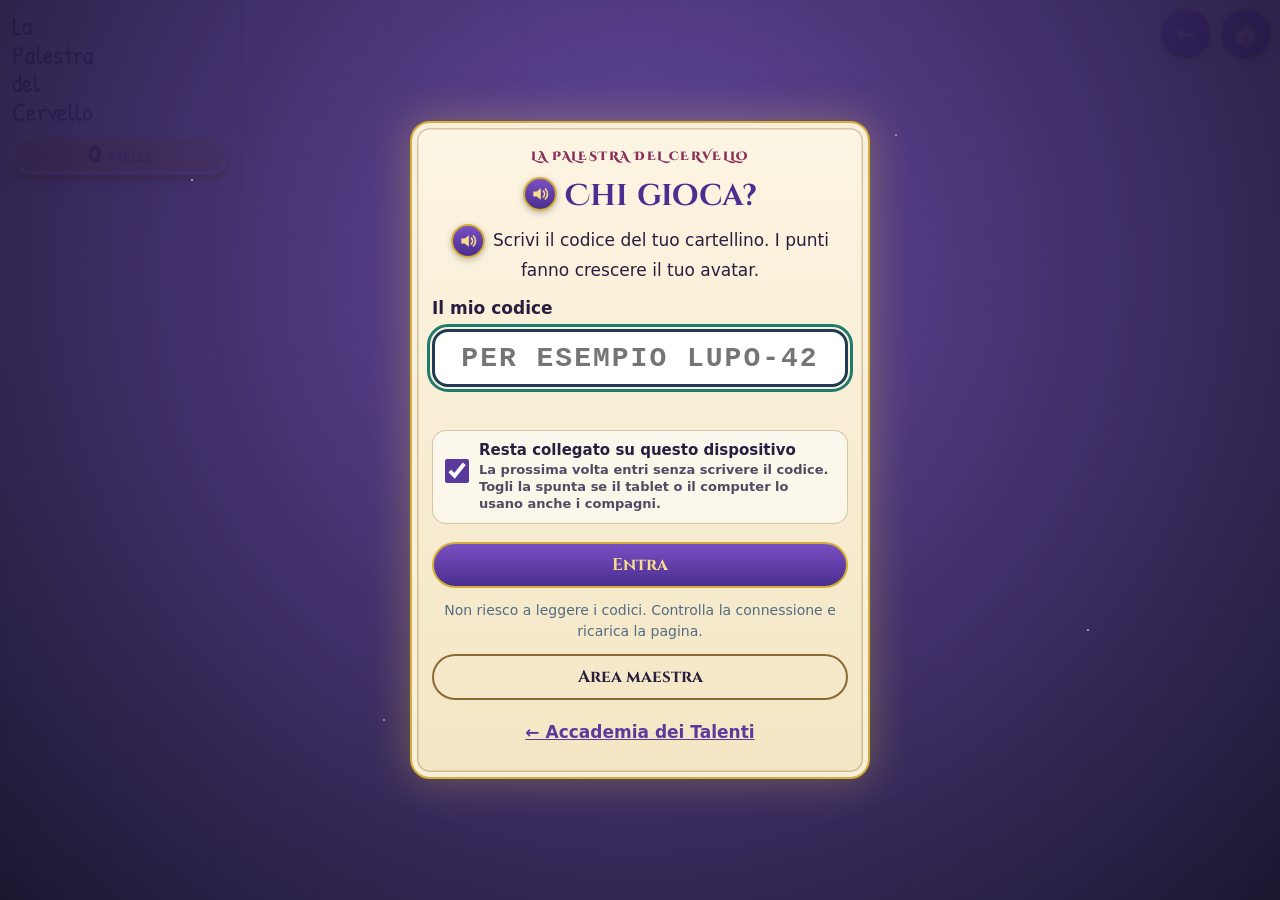
<file: cervello.html>
<!doctype html><html lang="it" data-theme="light"><head><meta charset="utf-8"><meta name="color-scheme" content="light only"><link rel="manifest" href="manifest.webmanifest"><meta name="theme-color" content="#5B3F99"><meta name="mobile-web-app-capable" content="yes"><meta name="apple-mobile-web-app-capable" content="yes"><link rel="apple-touch-icon" href="img/app-192.png"><meta http-equiv="Cache-Control" content="no-cache"><meta name="viewport" content="width=device-width,initial-scale=1,viewport-fit=cover">
<title>La Palestra del Cervello</title>
<link rel="preconnect" href="https://fonts.googleapis.com">
<link rel="preconnect" href="https://fonts.gstatic.com" crossorigin>
<link rel="stylesheet" href="https://fonts.googleapis.com/css2?family=Atkinson+Hyperlegible:wght@400;700&family=Fredoka:wght@500;600;700&family=Patrick+Hand&display=swap">
<link rel="stylesheet" href="cuccioli.css?v=1127o">
<link rel="stylesheet" href="land.css?v=1127o">
<link rel="stylesheet" href="lab.css">
<style>
:root{--pc:#6A4BC4;--pc-d:#43298F;--pc-soft:#EEE8FB}
@media (prefers-color-scheme: dark){:root:not([data-theme="light"]){--pc:#B49CF5;--pc-d:#D9CCFF;--pc-soft:#2A2340}}
/* scelta dei giochi */
.quick{display:flex;flex-wrap:wrap;gap:10px;margin:4px 0 14px}
.quick .btn{min-height:54px;font-size:18px}
.games{display:grid;gap:12px;grid-template-columns:repeat(auto-fit,minmax(250px,1fr))}
.game{border:3px solid var(--line);border-radius:20px;background:var(--surface);padding:14px;display:grid;gap:8px}
.game .gh{display:flex;gap:12px;align-items:center}
.game .ic{font-size:40px;line-height:1;width:56px;height:56px;display:grid;place-items:center;border-radius:16px;background:var(--pc-soft);flex:none}
.game h3{margin:0;font:600 21px var(--font-display);color:var(--ink)}
.game p{margin:0;color:var(--muted);font-size:15px}
.lvls{display:grid;grid-template-columns:repeat(3,1fr);gap:6px}
.lvb{appearance:none;border:2px solid var(--pc);background:var(--surface);color:var(--ink);border-radius:14px;padding:8px 4px;font:700 15px var(--font-body);cursor:pointer;min-height:58px;display:grid;justify-items:center;gap:2px}
.lvb small{font:400 12px var(--font-body);color:var(--muted)}
.lvb.won{background:var(--good-soft);border-color:var(--good)}
.lvb:focus-visible,.opt:focus-visible,.card:focus-visible,.sc:focus-visible{outline:4px solid var(--gold);outline-offset:2px}
/* partita */
.ph{display:flex;align-items:center;justify-content:space-between;gap:10px;flex-wrap:wrap}
.ph h2{margin:0}
.dots{display:flex;gap:6px}
.dots i{width:16px;height:16px;border-radius:50%;background:var(--line)}
.dots i.ok{background:var(--good)}.dots i.no{background:var(--bad)}.dots i.cur{box-shadow:0 0 0 3px var(--pc)}
.q{font:600 24px/1.35 var(--font-display);color:var(--ink);margin:14px 0;text-align:center}
.q .seq{display:flex;gap:8px;justify-content:center;flex-wrap:wrap;margin-top:8px}
.q .seq span{min-width:62px;padding:10px 8px;border-radius:14px;background:var(--pc-soft);font-size:28px}
.q .seq span.hole{background:var(--warn-soft);border:3px dashed var(--pc)}
.clues{list-style:none;margin:10px auto;padding:0;display:grid;gap:8px;max-width:520px;text-align:left}
.clues li{background:var(--pc-soft);border-radius:14px;padding:10px 14px;font:600 20px var(--font-body)}
.opts{display:grid;grid-template-columns:repeat(2,1fr);gap:10px;width:100%;max-width:520px;margin:0 auto}
.opt{appearance:none;text-align:center;border:3px solid var(--pc);background:var(--surface);color:var(--ink);border-radius:18px;font:700 30px var(--font-display);min-height:76px;cursor:pointer}
.opt.right{background:var(--good-soft);border-color:var(--good)}.opt.wrong{background:var(--bad-soft);border-color:var(--bad)}
.opt:disabled{cursor:default}
/* piramide */
.pyr{display:grid;gap:6px;justify-content:center;margin:12px auto}
.pyr .r{display:flex;gap:6px;justify-content:center}
.pyr .b{width:78px;height:56px;display:grid;place-items:center;border-radius:12px;background:#F6D9A8;border:2px solid #C99A4E;font:700 26px var(--font-display);color:#5A3A0A}
.pyr .b.hole{background:var(--warn-soft);border:3px dashed var(--pc);color:var(--pc-d)}
/* bilance */
.eqs{display:grid;gap:10px;justify-content:center;margin:10px 0}
.eq{display:flex;align-items:center;gap:8px;justify-content:center;font:700 34px var(--font-display);background:var(--pc-soft);border-radius:16px;padding:8px 16px}
.eq .em{font-size:40px}
/* bersaglio */
.target{font:700 40px var(--font-display);color:var(--pc-d);text-align:center}
.target small{display:block;font:400 16px var(--font-body);color:var(--muted)}
.cards{display:flex;flex-wrap:wrap;gap:10px;justify-content:center;margin:12px 0}
.card{appearance:none;width:76px;height:96px;border-radius:14px;border:3px solid var(--pc);background:var(--surface);font:700 30px var(--font-display);color:var(--ink);cursor:pointer}
.card[aria-pressed="true"]{background:var(--pc);color:#fff;transform:translateY(-6px)}
.sum{text-align:center;font:600 20px var(--font-body);min-height:28px}
/* sudoku */
.sud{display:grid;grid-template-columns:repeat(4,64px);gap:0;justify-content:center;margin:12px auto;border:4px solid var(--ink);width:max-content;border-radius:8px;overflow:hidden}
.sc{appearance:none;width:64px;height:64px;border:1px solid var(--line);background:var(--surface);font:700 30px var(--font-display);color:var(--pc-d);cursor:pointer;padding:0}
.sc.fix{color:var(--ink);background:var(--surface2,#eef);cursor:default}
.sc.sel{background:var(--warn-soft)}
.sc.err{background:var(--bad-soft)}
.sc.c1{border-right:3px solid var(--ink)}.sc.r1{border-bottom:3px solid var(--ink)}
.pad{display:flex;gap:8px;justify-content:center;flex-wrap:wrap;margin:8px 0}
.pad button{appearance:none;width:64px;height:64px;border-radius:16px;border:3px solid var(--pc);background:var(--surface);font:700 28px var(--font-display);color:var(--ink);cursor:pointer}
.res{text-align:center;display:grid;gap:10px;justify-items:center}
.res .big{font:700 46px var(--font-display);color:var(--pc-d)}
.res .stars{font-size:42px;letter-spacing:4px}
.move{border-left:6px solid var(--pc);background:var(--pc-soft);padding:12px 14px;border-radius:14px;margin:10px 0}
.move b{display:block;font:600 20px var(--font-display)}
.hint{color:var(--muted);text-align:center;margin:6px 0}
.clock{display:flex;align-items:center;gap:10px;flex-wrap:wrap;background:var(--pc-soft);border-radius:16px;padding:10px 14px;margin:0 0 12px;font:600 17px var(--font-body)}
.clock .tb{flex:1;min-width:140px;height:14px;border-radius:99px;background:var(--surface);overflow:hidden;border:2px solid var(--pc)}
.clock .tb i{display:block;height:100%;background:var(--pc);transition:width .4s}
.clock.low .tb i{background:var(--gold)}
.closed{text-align:center;display:grid;gap:10px;justify-items:center;padding:10px}
.closed .big{font-size:64px;line-height:1}
.lim{display:grid;gap:10px;grid-template-columns:repeat(auto-fit,minmax(220px,1fr))}
.lim select{font:600 17px var(--font-body);padding:8px;border-radius:12px;border:2px solid var(--line);width:100%}
.tleft{font:700 15px var(--font-body);color:var(--pc-d);white-space:nowrap}
@media (max-width:420px){.opt{font-size:26px;min-height:66px}.pyr .b{width:64px}.sc,.pad button{width:56px;height:56px}.sud{grid-template-columns:repeat(4,56px)}}
@media (prefers-reduced-motion:reduce){.card[aria-pressed="true"]{transform:none}}
</style>
<link rel="stylesheet" href="gioco.css?v=1">
</head><body>

<header>
  <svg class="deco" viewBox="0 0 200 170" aria-hidden="true">
    <circle cx="100" cy="80" r="52" fill="#B49CF5" opacity=".35"/>
    <path d="M70 70q0-30 30-30t30 30q0 20-14 28v14H84V98Q70 90 70 70z" fill="#6A4BC4"/>
    <path d="M86 118h28M90 128h20" stroke="#6A4BC4" stroke-width="6" stroke-linecap="round"/>
    <text x="30" y="40" font-size="26" fill="#6A4BC4" font-family="Fredoka">+</text><text x="160" y="50" font-size="26" fill="#6A4BC4" font-family="Fredoka">×</text>
    <text x="150" y="150" font-size="26" fill="#6A4BC4" font-family="Fredoka">?</text><text x="28" y="140" font-size="26" fill="#6A4BC4" font-family="Fredoka">=</text>
  </svg>
  <div class="wrap">
    <div class="top">
      <div>
        <p class="eyebrow">Matematica e logica · Classe terza</p>
        <h1>La Palestra del Cervello</h1>
        <p class="lead">Hai finito prima? Allena il cervello con sfide di numeri e di logica, al livello che scegli tu.</p>
      </div>
    </div>
    <div class="board">
      <div class="stars"><b id="stars">0</b><small>stelle</small></div>
      <ul class="badges" id="badges" aria-label="Badge"></ul>
    </div>
    <div id="cq-chip"></div>
    <div class="who" id="who" hidden><span>Atleta del cervello: <b id="who-name"></b></span><button class="link" id="switch" type="button">Cambia alunno</button><a class="link" href="index.html">Accademia dei Talenti</a></div>
  </div>
</header>

<nav aria-label="Sezioni" hidden>
  <div class="wrap"><div class="tabs">
    <a href="#lezione" data-teacher hidden>Per la maestra</a>
    <a href="#giochi">Le sfide</a>
    <a href="#valuta">Come è andata?</a>
  </div></div>
</nav>

<main class="wrap" hidden>

<section class="view" id="sec-lezione" hidden>
  <div class="panel">
    <p class="eyebrow">Limiti di tempo</p>
    <h2>Quanto possono giocare i bambini</h2>
    <p id="limInfo"></p>
    <p class="hint">I limiti si cambiano nella home dell'Accademia, in «Impostazioni e consigli»: valgono per tutte le app, anche per la Palestra. Voi maestre non avete limiti.</p>
  </div>
  <div class="panel">
    <p class="eyebrow">Scheda attività · Matematica e logica</p>
    <h2>La Palestra del Cervello: le sfide per chi ha finito prima</h2>
    <dl class="facts">
      <div><dt>A che cosa serve</dt><dd>È l'attività «riempitempo» della classe: chi termina un lavoro prima degli altri si allena in autonomia con sfide brevi (6 domande, 2-4 minuti), senza disturbare e senza aspettare la maestra.</dd></div>
      <div><dt>Metodologia attiva</dt><dd>Gamification con scelta autonoma del livello: ogni gioco ha tre livelli (Facile, Medio, Difficile). Il bambino sceglie, prova, guarda il suo risultato e decide se salire di livello. La «Sfida a sorpresa» sceglie per lui.</dd></div>
      <div><dt>I sei giochi</dt><dd><b>Numeri in fila</b> (sequenze), <b>La piramide dei numeri</b> (addizioni e sottrazioni), <b>Le bilance magiche</b> (simboli che valgono un numero), <b>Chi sono?</b> (indovinelli sui numeri), <b>Sudoku 4×4</b> (logica), <b>Colpisci il bersaglio</b> (trovare le carte che fanno un numero).</dd></div>
      <div><dt>Obiettivi</dt><dd>Riconoscere regolarità e completare sequenze; calcolare mentalmente addizioni e sottrazioni entro il 1000; ragionare su uguaglianze; usare valore posizionale, pari e dispari, multipli; ragionare per esclusione.</dd></div>
      <div><dt>Collegamenti</dt><dd>Matematica (numeri, calcolo, relazioni), Tecnologia (logica e procedure), Scienze motorie (pause attive), Arte (i colori e le forme del Sudoku delle figure, se lo si fa su carta).</dd></div>
      <div><dt>Le domande cambiano</dt><dd>Ogni partita genera domande nuove, quindi si può giocare tutte le volte che si vuole senza imparare le risposte a memoria.</dd></div>
    </dl>
  </div>
  <div class="panel">
    <p class="eyebrow">L'aggancio · 3 minuti</p>
    <h3>Il cervello è un muscolo</h3>
    <p>La maestra chiede: «Che cosa fa un calciatore quando la partita non c'è? Si allena!» Poi alla LIM mostra una sfida di «Numeri in fila» livello Medio e la classe prova a indovinare il numero mancante alzando le dita. «Da oggi, quando finite prima, potete andare in palestra… la palestra del cervello!»</p>
  </div>
  <div class="panel">
    <p class="eyebrow">Svolgimento a micro-step · la prima volta</p>
    <ol class="lsteps">
      <li class="lstep"><div class="mins"><b>3</b><small>min</small></div><div><span class="chip">Aggancio</span><h3>Il cervello è un muscolo</h3><p>Sfida di prova alla LIM tutti insieme.</p><div class="row"><button class="btn ghost" type="button" data-timer="3">Timer <span>3 min</span></button></div></div></li>
      <li class="lstep"><div class="mins"><b>10</b><small>min</small></div><div><span class="chip">Scoperta</span><h3>Un gioco per squadra</h3><p>Sei squadre, un gioco ciascuna, livello Facile alla LIM o sui tablet. Ogni squadra spiega agli altri la regola del suo gioco.</p><div class="row"><button class="btn ghost" type="button" data-timer="10">Timer <span>10 min</span></button></div></div></li>
      <li class="lstep"><div class="mins"><b>5</b><small>min</small></div><div><span class="chip">Movimento</span><h3>Pausa attiva</h3><p>Si pesca una «Pausa movimento» dall'app e la fa tutta la classe.</p><div class="row"><button class="btn ghost" type="button" data-timer="5">Timer <span>5 min</span></button></div></div></li>
      <li class="lstep"><div class="mins"><b>12</b><small>min</small></div><div><span class="chip">Sfida</span><h3>Scelgo il mio livello</h3><p>A coppie: ognuno sceglie un gioco e un livello, poi si scambiano i dispositivi e provano la sfida del compagno.</p><div class="row"><button class="btn ghost" type="button" data-timer="12">Timer <span>12 min</span></button></div></div></li>
      <li class="lstep"><div class="mins"><b>5</b><small>min</small></div><div><span class="chip">Riflessione</span><h3>Le regole della palestra</h3><p>Insieme si decidono le regole: quando si può entrare (solo a lavoro finito e controllato), voce bassa, una sfida alla volta. Si compila la scheda «Come è andata?».</p><div class="row"><button class="btn ghost" type="button" data-timer="5">Timer <span>5 min</span></button></div></div></li>
    </ol>
  </div>
  <div class="cols">
    <div class="panel"><p class="eyebrow">Gamification</p><h3>Stelle, livelli e badge</h3>
      <ul class="tight">
        <li><b>Sfida superata</b> (almeno 5 su 6): 1 stella a Facile, 2 a Medio, 3 a Difficile.</li>
        <li><b>Sfida perfetta</b> (6 su 6): una stella in più.</li>
        <li>Le stelle si guadagnano solo quando si migliora il proprio record in quel gioco e livello: così si è spinti a salire di livello e non a ripetere sempre la stessa sfida.</li>
        <li><b>Badge:</b> Primo allenamento, Mago delle sequenze, Architetto, Equilibrista, Detective dei numeri, Re del Sudoku, Tiratore scelto, Tuttofare, Cervello riflessivo.</li>
      </ul></div>
    <div class="panel"><p class="eyebrow">Imprevisti</p><h3>Pesca una carta (alla LIM)</h3>
      <div class="imp" id="imp"><b>Pronti ad allenarvi?</b><span>Ogni imprevisto cambia le regole di una sfida.</span></div>
      <div class="row"><button class="btn" id="draw" type="button">Pesca un imprevisto</button></div></div>
  </div>
  <div class="cols">
    <div class="panel"><p class="eyebrow">Variante di movimento</p><h3>Pause attive silenziose</h3>
      <ul class="tight">
        <li>Dopo ogni sfida l'app propone una <b>pausa movimento</b> da fare al banco, in silenzio, per non disturbare chi lavora ancora.</li>
        <li>Con tutta la classe: <b>sequenze col corpo</b> (battito, salto, battito, salto… qual è il prossimo gesto?), <b>bilancia umana</b> (braccia come piatti della bilancia), <b>bersaglio a squadre</b> (i bambini con un numero sul petto si mettono insieme per fare il bersaglio).</li>
      </ul></div>
    <div class="panel"><p class="eyebrow">Attenzione a tutti</p><h3>Per sostenere chi ha bisogno</h3>
      <ul class="tight">
        <li>Si parte sempre da Facile: il livello Medio è consigliato dopo una sfida superata.</li>
        <li>Pulsanti grandi, risposte a scelta, nessun tempo limite.</li>
        <li>Dopo un errore compare la spiegazione della risposta giusta.</li>
        <li>Si può giocare a coppie: uno legge, l'altro risponde.</li>
      </ul></div>
  </div>
</section>

<section class="view" id="sec-giochi" hidden>
  <div class="panel" id="hub">
    <p class="eyebrow">Hai finito prima?</p>
    <h2>Scegli una sfida e un livello</h2>
    <div class="quick">
      <button class="btn" type="button" id="surprise">🎲 Sfida a sorpresa</button>
      <button class="btn ghost" type="button" id="moveBtn">🤸 Pausa movimento</button>
    </div>
    <div id="moveBox"></div>
    <div id="clock"></div>
    <div class="games" id="games"></div>
  </div>
  <div class="panel" id="play" hidden></div>
</section>

<section class="view" id="sec-valuta" hidden>
  <div class="panel">
    <p class="eyebrow">Scheda di autovalutazione</p>
    <h2>Come mi alleno nella Palestra del Cervello?</h2>
    <p class="lead">Scegli il gradino giusto per te. Non ci sono risposte sbagliate.</p>
    <form id="vform" autocomplete="off">
      <div id="vitems"></div>
      <fieldset class="item"><legend>Quale sfida mi è piaciuta di più?</legend><div class="likes" id="vlikes"></div></fieldset>
    </form>
    <div class="row"><button class="btn" id="v-done" type="button" disabled>Ho finito</button></div>
    <div class="summary" id="v-sum" hidden></div>
  </div>
</section>

<p class="foot">Le stelle fanno crescere il tuo avatar dell'Accademia dei Talenti in Matematica.</p>
</main>

<script src="config.js"></script>
<script src="registro.js"></script>
<script src="cuccioli.js?v=1127o"></script>
<script src="lab.js"></script>
<script>
(function(){
"use strict";
const L=window.Lab,$=L.$,esc=L.esc,shuffle=L.shuffle;
const R=(a,b)=>a+Math.floor(Math.random()*(b-a+1));
const pick=a=>a[Math.floor(Math.random()*a.length)];
const LV=["Facile","Medio","Difficile"];
const N=6; // domande per sfida

/* opzioni numeriche: risposta giusta + 3 distrattori vicini, positivi e diversi */
function opts(ans,near){
  const s=new Set([ans]);const c=(near||[]).filter(x=>x>=0&&x!==ans);
  shuffle(c).forEach(x=>{if(s.size<4)s.add(x)});
  let k=1;while(s.size<4){[ans+k,ans-k].forEach(x=>{if(x>=0&&s.size<4)s.add(x)});k++}
  return shuffle([...s]);
}

/* ---------- 1. Numeri in fila ---------- */
function genSeq(lv){
  let a=[],ans,why;
  if(lv===0){const st=pick([2,3,5,10]),s=R(0,20);for(let i=0;i<5;i++)a.push(s+st*i);why=`Ogni volta si aggiunge ${st}.`}
  else if(lv===1){
    const t=R(0,2);
    if(t===0){const st=R(4,9),s=R(1,30);for(let i=0;i<5;i++)a.push(s+st*i);why=`Ogni volta si aggiunge ${st}.`}
    else if(t===1){const st=R(3,9),s=st*5+R(5,40);for(let i=0;i<5;i++)a.push(s-st*i);why=`Ogni volta si toglie ${st}.`}
    else{const s=R(1,6);for(let i=0;i<5;i++)a.push(s*Math.pow(2,i));why="Ogni volta si raddoppia (×2)."}
  }else{
    const t=R(0,3);
    if(t===0){const s=R(1,20),d=R(1,3);let v=s;for(let i=0;i<5;i++){a.push(v);v+=d+i}why=`Si aggiunge ${d}, poi ${d+1}, poi ${d+2}: ogni volta uno in più.`}
    else if(t===1){const p=R(5,12),m=R(2,p-2),s=R(10,40);let v=s;for(let i=0;i<5;i++){a.push(v);v+=i%2?-m:p}why=`Si aggiunge ${p}, poi si toglie ${m}, e così via.`}
    else if(t===2){const s=R(1,4);for(let i=0;i<5;i++)a.push(s*Math.pow(3,i));why="Ogni volta si triplica (×3)."}
    else{const st=R(11,25),s=R(100,300);for(let i=0;i<5;i++)a.push(s+st*i);why=`Ogni volta si aggiunge ${st}.`}
  }
  const hole=lv===2&&Math.random()<.4?R(1,3):4;ans=a[hole];
  const shown=a.map((x,i)=>i===hole?'<span class="hole">?</span>':`<span>${x}</span>`).join("");
  const step=Math.abs(a[1]-a[0])||1;
  return {q:`Quale numero va al posto del <b>?</b><div class="seq">${shown}</div>`,o:opts(ans,[ans+step,ans-step,ans+1,ans-1,ans+2,ans+10,ans-10]),a:ans,why:why};
}

/* ---------- 2. La piramide dei numeri ---------- */
function genPyr(lv){
  const mx=[10,30,50][lv],b=[R(1,mx),R(1,mx),R(1,mx)],m=[b[0]+b[1],b[1]+b[2]],t=m[0]+m[1];
  const cells=[[t],m,b];let hr,hc;
  if(lv===0){if(Math.random()<.5){hr=1;hc=R(0,1)}else{hr=0;hc=0}}
  else if(lv===1){if(Math.random()<.5){hr=0;hc=0}else{hr=1;hc=R(0,1)}}
  else{hr=2;hc=R(0,2)}
  const ans=cells[hr][hc];
  let why;
  if(hr===0)why=`In cima: ${m[0]} + ${m[1]} = ${t}.`;
  else if(hr===1)why=`${b[hc]} + ${b[hc+1]} = ${m[hc]}.`;
  else{why=hc===0?`${m[0]} − ${b[1]} = ${b[0]}.`:hc===2?`${m[1]} − ${b[1]} = ${b[2]}.`:`${m[0]} − ${b[0]} = ${b[1]}.`}
  const html=cells.map((row,r)=>'<div class="r">'+row.map((v,c)=>r===hr&&c===hc?'<div class="b hole">?</div>':`<div class="b">${v}</div>`).join("")+'</div>').join("");
  return {q:`Ogni mattone è la somma dei due mattoni sotto.<br>Quanto vale il <b>?</b><div class="pyr">${html}</div>`,o:opts(ans,[ans+1,ans-1,ans+10,ans-10,ans+2]),a:ans,why:why};
}

/* ---------- 3. Le bilance magiche ---------- */
const FR=["🍎","🍌","🍐","⭐","🍓","🌙","🎈","🐟"];
const eqHTML=rows=>'<div class="eqs">'+rows.map(r=>`<div class="eq">${r}</div>`).join("")+'</div>';
const sym=e=>`<span class="em">${e}</span>`;
function genBil(lv){
  const [x,y]=shuffle(FR).slice(0,2);let rows,ans,ask,why;
  if(lv===0){const v=R(1,10),k=pick([2,3]);rows=[Array(k).fill(sym(x)).join(" + ")+` = ${v*k}`];ans=v;ask=x;why=`${k} ${x} fanno ${v*k}, quindi un ${x} vale ${v*k} : ${k} = ${v}.`}
  else if(lv===1){
    if(Math.random()<.5){const v=R(2,15),w=R(2,15);rows=[`${sym(x)} = ${v}`,`${sym(x)} + ${sym(y)} = ${v+w}`];ans=w;ask=y;why=`${v+w} − ${v} = ${w}.`}
    else{const v=R(2,12),k=pick([3,4,5]);rows=[Array(k).fill(sym(x)).join(" + ")+` = ${v*k}`];ans=v;ask=x;why=`${v*k} : ${k} = ${v}.`}
  }else{
    if(Math.random()<.5){const v=R(2,12),w=R(2,15);rows=[`${sym(x)} + ${sym(x)} = ${2*v}`,`${sym(x)} + ${sym(y)} = ${v+w}`];ans=w;ask=y;why=`Un ${x} vale ${v} (${2*v} : 2), quindi ${y} = ${v+w} − ${v} = ${w}.`}
    else{const w=R(2,15),v=w+R(1,10);rows=[`${sym(x)} + ${sym(y)} = ${v+w}`,`${sym(x)} − ${sym(y)} = ${v-w}`];ans=v;ask=x;why=`${x} vale ${v} e ${y} vale ${w}: ${v}+${w}=${v+w} e ${v}−${w}=${v-w}.`}
  }
  return {q:`Ogni simbolo vale sempre lo stesso numero.${eqHTML(rows)}Quanto vale ${sym(ask)} ?`,o:opts(ans,[ans+1,ans-1,ans*2,ans+2,Math.floor(ans/2)]),a:ans,why:why};
}

/* ---------- 4. Chi sono? ---------- */
function genChi(lv){
  const lo=[1,10,100][lv],hi=[20,99,999][lv];
  const t=R(lo,hi);
  const ds=n=>String(n).split("").reduce((s,c)=>s+ +c,0);
  const pool=[
    {txt:n=>n%2?"Sono un numero dispari.":"Sono un numero pari.",ok:(n,t)=>n%2===t%2},
    {txt:()=>`Sono maggiore di ${Math.max(lo,t-R(1,lv?15:5))}.`,mk:1},
    {txt:()=>`Sono minore di ${t+R(1,lv?15:5)}.`,mk:2},
  ];
  if(lv>=1){pool.push({txt:n=>`La mia cifra delle unità è ${n%10}.`,ok:(n,t)=>n%10===t%10});pool.push({txt:n=>`La mia cifra delle decine è ${Math.floor(n/10)%10}.`,ok:(n,t)=>Math.floor(n/10)%10===Math.floor(t/10)%10})}
  if(lv>=2){pool.push({txt:n=>`La somma delle mie cifre è ${ds(n)}.`,ok:(n,t)=>ds(n)===ds(t)});pool.push({txt:n=>`La mia cifra delle centinaia è ${Math.floor(n/100)}.`,ok:(n,t)=>Math.floor(n/100)===Math.floor(t/100)});if(t%5===0)pool.push({txt:()=>"Sono un multiplo di 5.",ok:n=>n%5===0});if(t%3===0)pool.push({txt:()=>"Sono nella tabellina del 3.",ok:n=>n%3===0})}
  // indizi concreti (con soglie fissate)
  const gt=Math.max(lo-1,t-R(1,lv?12:4)),lt=t+R(1,lv?12:4);
  const C=[];
  pool.forEach(p=>{if(p.mk===1)C.push({s:`Sono maggiore di ${gt}.`,f:n=>n>gt});else if(p.mk===2)C.push({s:`Sono minore di ${lt}.`,f:n=>n<lt});else C.push({s:p.txt(t),f:n=>p.ok(n,t)})});
  // distrattori nell'intervallo
  const ds3=new Set();let guard=0;
  while(ds3.size<3&&guard++<500){const d=R(Math.max(lo,t-(lv?40:8)),Math.min(hi,t+(lv?40:8)));if(d!==t)ds3.add(d)}
  const D=[...ds3];
  // scelgo indizi finché ogni distrattore ne viola almeno uno
  const chosen=[];let left=D.slice();
  shuffle(C).forEach(c=>{if(left.some(d=>!c.f(d))&&chosen.length<4){chosen.push(c);left=left.filter(d=>c.f(d))}});
  if(left.length)return genChi(lv);
  if(chosen.length<2){const extra=C.find(c=>chosen.indexOf(c)<0);if(extra)chosen.push(extra)}
  return {q:`Leggi gli indizi. Chi sono?<ul class="clues">${chosen.map(c=>`<li>${c.s}</li>`).join("")}</ul>`,o:shuffle([t].concat(D)),a:t,why:`${t} rispetta tutti gli indizi.`};
}

/* ---------- 5. Colpisci il bersaglio ---------- */
function genBer(lv){
  const k=[2,3,3][lv],n=[5,6,7][lv],mx=[10,20,50][lv];
  const sol=[];while(sol.length<k)sol.push(R(1,mx));
  const tg=sol.reduce((a,b)=>a+b,0);
  const cards=sol.slice();while(cards.length<n)cards.push(R(1,mx));
  return {type:"ber",k:k,tg:tg,cards:shuffle(cards),why:`Per esempio: ${sol.join(" + ")} = ${tg}.`};
}

/* ---------- 6. Sudoku 4×4 ---------- */
function genSud(lv){
  let g=[[1,2,3,4],[3,4,1,2],[2,1,4,3],[4,3,2,1]];
  const perm=shuffle([1,2,3,4]);g=g.map(r=>r.map(v=>perm[v-1]));
  if(Math.random()<.5)g=[g[1],g[0],g[2],g[3]];
  if(Math.random()<.5)g=[g[0],g[1],g[3],g[2]];
  if(Math.random()<.5)g=g.map(r=>[r[1],r[0],r[2],r[3]]);
  if(Math.random()<.5){const t=g.map(r=>r.slice());g=t[0].map((_,c)=>t.map(r=>r[c]))}
  const blanks=[5,8,10][lv];const idx=shuffle([...Array(16).keys()]).slice(0,blanks);
  return {type:"sud",sol:g,blank:new Set(idx)};
}

const GAMES=[
  {k:"seq",n:"Numeri in fila",ic:"🔢",d:"Scopri la regola e trova il numero che manca.",gen:genSeq},
  {k:"pyr",n:"La piramide dei numeri",ic:"🧱",d:"Ogni mattone è la somma dei due sotto.",gen:genPyr},
  {k:"bil",n:"Le bilance magiche",ic:"⚖️",d:"Quanto vale ogni frutto?",gen:genBil},
  {k:"chi",n:"Chi sono?",ic:"🕵️",d:"Leggi gli indizi e trova il numero misterioso.",gen:genChi},
  {k:"sud",n:"Sudoku 4×4",ic:"🧩",d:"In ogni riga, colonna e quadrato: 1, 2, 3 e 4 una volta sola.",gen:genSud,one:true},
  {k:"ber",n:"Colpisci il bersaglio",ic:"🎯",d:"Scegli le carte che sommate fanno il numero bersaglio.",gen:genBer}
];
const G=k=>GAMES.find(g=>g.k===k);

const MOVES=[
  ["La statua pensante","Alzati, mettiti nella posa del «pensatore» e resta immobile mentre conti fino a 10 nella testa."],
  ["Tabellina in punta di piedi","In piedi dietro la sedia: sali sulle punte a ogni numero della tabellina del 2, fino a 20."],
  ["Le braccia-bilancia","Braccia aperte come una bilancia: inclinati piano a destra e a sinistra 5 volte, senza perdere l'equilibrio."],
  ["Disegna i numeri nell'aria","Con il gomito disegna nell'aria i numeri da 1 a 5, poi con il piede da 5 a 1."],
  ["Respiro quadrato","Inspira contando 4, trattieni 4, butta fuori 4, aspetta 4. Ripeti tre volte."],
  ["Mani incrociate","Tocca il ginocchio sinistro con la mano destra e il destro con la sinistra, 8 volte, in silenzio."],
  ["Il robot lento","Alzati e siediti come un robot al rallentatore, contando 5 secondi per salire e 5 per scendere."],
  ["Spalle a orologio","Fai girare le spalle all'indietro 6 volte e in avanti 6 volte."]
];


/* ---------- limiti di tempo ---------- */
const CQ=window.Cuccioli;
/* i limiti sono quelli della home (Cuccioli.timeLim), contati da cuccioli.js per tutte le app: qui nessun limite in più */
const LIM=()=>({day:0,turn:0,rest:0});
const today=()=>{const d=new Date();return d.getFullYear()+"-"+(d.getMonth()+1)+"-"+d.getDate()};
const isKid=()=>!CQ.teacher()&&!!(CQ.who&&CQ.who());
function TM(){const s=L.state();let t=s.extra.tm;if(!t||t.d!==today())t=s.extra.tm={d:today(),s:0,ss:0,last:0,lock:0,n:(t&&t.n)||0};return t}
function timeState(){
  if(!isKid())return {ok:true,free:true};
  const t=TM(),l=LIM(),now=Date.now();
  if(t.last&&now-t.last>Math.max(l.rest,15)*60000)t.ss=0;
  if(l.day&&t.s>=l.day*60)return {ok:false,why:"day"};
  if(t.lock&&now<t.lock)return {ok:false,why:"rest",until:t.lock};
  return {ok:true,leftDay:l.day?l.day*60-t.s:null,leftTurn:l.turn?l.turn*60-t.ss:null};
}
const mm=s=>{s=Math.max(0,Math.round(s));const m=Math.floor(s/60);return m>=1?m+" min":s+" s"};
function clockHTML(){
  const st=timeState();if(st.free)return "";
  const l=LIM(),t=TM();
  if(!st.ok)return "";
  const parts=[];if(st.leftDay!=null)parts.push(`oggi ti restano <b>${mm(st.leftDay)}</b>`);if(st.leftTurn!=null)parts.push(`in questo turno <b>${mm(st.leftTurn)}</b>`);
  if(!parts.length)return "";
  const tot=l.day?l.day*60:l.turn*60,used=l.day?t.s:t.ss,pc=Math.max(0,Math.min(100,100-100*used/tot));
  return `<div class="clock${pc<20?" low":""}"><span>⏳ Tempo: ${parts.join(" · ")}</span><span class="tb" aria-hidden="true"><i style="width:${pc}%"></i></span></div>`;
}
function closedHTML(st){
  if(st.why==="day")return `<div class="closed"><div class="big">🌙</div><h2>Per oggi la palestra è chiusa</h2><p>Hai usato tutto il tempo di oggi: bravo, il tuo cervello si è allenato! Torna domani per nuove sfide.</p></div>`;
  const d=new Date(st.until),hh=("0"+d.getHours()).slice(-2)+":"+("0"+d.getMinutes()).slice(-2);
  return `<div class="closed"><div class="big">⏸️</div><h2>Pausa!</h2><p>Hai finito il tuo turno di allenamento. Fai una pausa movimento o aiuta un compagno: la palestra riapre alle <b>${hh}</b>.</p></div>`;
}
let tick=null,warned=false;
function startTick(){
  if(tick||!isKid())return;
  let lastT=Date.now();
  tick=setInterval(()=>{
    const now=Date.now(),dt=Math.min(10,(now-lastT)/1000);lastT=now;
    if(!P||document.hidden||!isKid())return;
    const t=TM(),l=LIM();t.s+=dt;t.ss+=dt;t.last=now;
    let over=false;
    if(l.turn&&t.ss>=l.turn*60){t.lock=now+l.rest*60000;t.ss=0;t.n=(t.n||0)+1;over=true}
    if(l.day&&t.s>=l.day*60)over=true;
    if(Math.round(t.s)%30<5)L.save();
    const st=timeState();
    if(!over&&st.ok&&!warned&&((st.leftDay!=null&&st.leftDay<=60)||(st.leftTurn!=null&&st.leftTurn<=60))){warned=true;L.toast("Ancora un minuto: finisci con calma questa sfida.")}
    const tl=document.getElementById("tleft");if(tl&&st.ok){const v=[st.leftDay,st.leftTurn].filter(x=>x!=null);tl.textContent=v.length?"⏳ "+mm(Math.min.apply(null,v)):""}
    if(over){L.save();P.last=true;if(tl)tl.textContent="⏳ ultima sfida";L.toast("Tempo finito! Completa questa sfida, poi la palestra fa una pausa.")}
  },5000);
}

/* ---------- stato di gioco ---------- */
let P=null;
function bestOf(k,lv){return L.state().best[k+lv]}
function hub(){
  $("#play").hidden=true;$("#hub").hidden=false;warned=false;
  const st=timeState();
  $("#clock").innerHTML=st.ok?clockHTML():closedHTML(st);
  $("#games").hidden=!st.ok;$("#surprise").hidden=!st.ok;
  if(!st.ok){$("#games").innerHTML="";return}
  $("#games").innerHTML=GAMES.map(g=>`<div class="game"><div class="gh"><span class="ic" aria-hidden="true">${g.ic}</span><div><h3>${esc(g.n)}</h3><p>${esc(g.d)}</p></div></div><div class="lvls">${LV.map((n,i)=>{const b=bestOf(g.k,i);return `<button class="lvb${b>=5?" won":""}" type="button" data-g="${g.k}" data-l="${i}">${n}<small>${b==null?"da provare":(b>=5?"superata ":"")+"record "+b+"/"+N}</small></button>`}).join("")}</div></div>`).join("");
}
function surprise(){
  const g=pick(GAMES);let lv=0;
  for(let i=0;i<3;i++){if((bestOf(g.k,i)||0)>=5)lv=Math.min(2,i+1)}
  start(g.k,lv);
}
function start(k,lv){
  const st=timeState();if(!st.ok){P=null;hub();return}
  startTick();
  const g=G(k);P={g:g,lv:lv,i:0,res:[],items:g.one?[g.gen(lv)]:Array.from({length:N},()=>g.gen(lv)),checks:0};
  $("#hub").hidden=true;$("#play").hidden=false;draw();window.scrollTo(0,$("#play").offsetTop-10);
}
function head(){
  const dots=P.g.one?"":`<div class="dots" aria-label="Domanda ${P.i+1} di ${N}">${Array.from({length:N},(_,i)=>`<i class="${P.res[i]===true?"ok":P.res[i]===false?"no":""}${i===P.i?" cur":""}"></i>`).join("")}</div>`;
  return `<div class="ph"><div><p class="eyebrow">${P.g.ic} ${esc(P.g.n)} · ${LV[P.lv]}</p><h2>${P.g.one?"Completa la griglia":"Domanda "+(P.i+1)+" di "+N}</h2></div><span class="tleft" id="tleft">${P.last?"⏳ ultima sfida":""}</span>${dots}</div>`;
}
function draw(){
  const it=P.items[P.i],host=$("#play");
  if(it.type==="sud")return drawSud(it);
  if(it.type==="ber")return drawBer(it);
  host.innerHTML=head()+`<div class="q">${it.q}</div><div class="opts">${it.o.map(v=>`<button class="opt" type="button" data-v="${v}">${v}</button>`).join("")}</div><div id="fb"></div><div class="row"><button class="btn ghost" type="button" data-x="quit">Torna alle sfide</button></div>`;
}
function answer(ok,why,btns){
  P.res[P.i]=ok;
  if(ok){L.ding()}else{L.buzz();const s=L.state();s.err[P.g.k]=(s.err[P.g.k]||0)+1}
  $("#fb").innerHTML=L.fb(ok?"good":"bad",ok?"Giusto!":"Non ancora",ok?[]:[why])+`<div class="row"><button class="btn" type="button" data-x="next">${P.i<N-1?"Avanti":"Vedi il risultato"}</button></div>`;
  const nb=$('[data-x="next"]');if(nb)nb.focus();
}
function drawBer(it){
  const host=$("#play");
  host.innerHTML=head()+`<div class="target">🎯 ${it.tg}<small>Scegli ${it.k} carte che insieme fanno ${it.tg}</small></div><div class="cards">${it.cards.map((v,i)=>`<button class="card" type="button" aria-pressed="false" data-c="${i}">${v}</button>`).join("")}</div><div class="sum" id="sum">Carte scelte: 0 di ${it.k}</div><div class="row" style="justify-content:center"><button class="btn" type="button" data-x="ber" disabled>Controlla</button></div><div id="fb"></div><div class="row"><button class="btn ghost" type="button" data-x="quit">Torna alle sfide</button></div>`;
}
function berSel(){return [...document.querySelectorAll('.card[aria-pressed="true"]')].map(b=>+b.textContent)}
function drawSud(it){
  P.cur=P.cur||it.sol.map((r,ri)=>r.map((v,ci)=>it.blank.has(ri*4+ci)?0:v));
  const host=$("#play");
  let g="";for(let r=0;r<4;r++)for(let c=0;c<4;c++){const fix=!it.blank.has(r*4+c),v=P.cur[r][c];g+=`<button class="sc${fix?" fix":""}${c===1?" c1":""}${r===1?" r1":""}${P.sel===r*4+c?" sel":""}" type="button" data-s="${r*4+c}" ${fix?'aria-disabled="true"':""} aria-label="Riga ${r+1} colonna ${c+1}: ${v||"vuota"}">${v||""}</button>`}
  host.innerHTML=head()+`<p class="hint">Tocca una casella vuota, poi scegli il numero. In ogni riga, colonna e quadrato 2×2 ci vanno 1, 2, 3 e 4.</p><div class="sud">${g}</div><div class="pad">${[1,2,3,4].map(n=>`<button type="button" data-n="${n}">${n}</button>`).join("")}<button type="button" data-n="0" aria-label="Cancella">⌫</button></div><div class="row" style="justify-content:center"><button class="btn" type="button" data-x="sud">Controlla</button></div><div id="fb"></div><div class="row"><button class="btn ghost" type="button" data-x="quit">Torna alle sfide</button></div>`;
}
function finish(){
  const sc=P.g.one?P.score:P.res.filter(Boolean).length,s=L.state(),key=P.g.k+P.lv,prev=s.best[key];
  s.rounds[P.g.k]=(s.rounds[P.g.k]||0)+1;
  const val=(sc>=5?P.lv+1:0)+(sc===N?1:0),pv=prev==null?0:((prev>=5?P.lv+1:0)+(prev===N?1:0));
  const gain=Math.max(0,val-pv);
  if(prev==null||sc>prev)s.best[key]=sc;
  L.save();
  const stars=sc>=5?"⭐".repeat(P.lv+1+(sc===N?1:0)):"";
  let msg=sc===N?"Perfetto!":sc>=5?"Sfida superata!":sc>=3?"Ci sei quasi!":"Allenati ancora!";
  const tst=timeState();
  const nextLv=sc>=5&&P.lv<2&&tst.ok;
  $("#play").innerHTML=`<div class="res"><p class="eyebrow">${P.g.ic} ${esc(P.g.n)} · ${LV[P.lv]}</p><div class="big">${sc} su ${N}</div><h2>${msg}</h2>${stars?`<div class="stars" aria-label="${stars.length/2} stelle">${stars}</div>`:""}<p>${gain?`Hai guadagnato ${gain} ${gain===1?"stella":"stelle"}!`:(sc>=5?"Hai già le stelle di questo livello: prova il livello successivo per guadagnarne altre.":"Ti servono almeno 5 risposte giuste per le stelle.")}</p>
  <div class="move"><b>🤸 Pausa movimento: ${esc((P.mv=pick(MOVES))[0])}</b>${esc(P.mv[1])}</div>
  ${tst.ok?"":closedHTML(tst)}<div class="row" style="justify-content:center">${nextLv?`<button class="btn" type="button" data-x="up">Prova il livello ${LV[P.lv+1]}</button>`:""}${tst.ok?`<button class="btn${nextLv?" ghost":""}" type="button" data-x="again">Gioca ancora</button>`:""}<button class="btn ghost" type="button" data-x="quit">${tst.ok?"Altre sfide":"Torna al menu"}</button></div></div>`;
  if(gain){L.fanfare();L.add(gain)}else{L.checkBadges()}
}
document.addEventListener("click",ev=>{
  const t=ev.target.closest("button");if(!t)return;
  if(t.matches(".lvb")){start(t.dataset.g,+t.dataset.l);return}
  if(t.id==="surprise"){surprise();return}
  if(t.id==="moveBtn"){const m=pick(MOVES);$("#moveBox").innerHTML=`<div class="move"><b>🤸 ${esc(m[0])}</b>${esc(m[1])}</div>`;return}
  if(!P)return;
  const it=P.items[P.i];
  if(t.matches(".opt")&&!t.disabled){
    const v=+t.dataset.v,ok=v===it.a;
    document.querySelectorAll(".opt").forEach(b=>{b.disabled=true;if(+b.dataset.v===it.a)b.classList.add("right")});
    if(!ok)t.classList.add("wrong");
    answer(ok,`La risposta giusta è ${it.a}. ${it.why}`);return;
  }
  if(t.matches(".card")&&!$("#fb").innerHTML){
    const on=t.getAttribute("aria-pressed")==="true";
    if(!on&&berSel().length>=it.k)return;
    t.setAttribute("aria-pressed",String(!on));
    const s=berSel();$("#sum").textContent=s.length?`Carte scelte: ${s.join(" + ")} = ${s.reduce((a,b)=>a+b,0)}`:`Carte scelte: 0 di ${it.k}`;
    $('[data-x="ber"]').disabled=s.length!==it.k;return;
  }
  if(t.matches(".sc")&&!t.classList.contains("fix")){P.sel=+t.dataset.s;drawSud(it);return}
  if(t.dataset.n!=null&&P.sel!=null&&it.type==="sud"){const r=Math.floor(P.sel/4),c=P.sel%4;P.cur[r][c]=+t.dataset.n;drawSud(it);return}
  const x=t.dataset.x;if(!x)return;
  if(x==="quit"){P=null;hub();return}
  if(x==="next"){if(P.i<N-1){P.i++;draw()}else finish();return}
  if(x==="again"){start(P.g.k,P.lv);return}
  if(x==="up"){start(P.g.k,P.lv+1);return}
  if(x==="ber"){
    const s=berSel(),sum=s.reduce((a,b)=>a+b,0),ok=sum===it.tg;
    document.querySelectorAll(".card").forEach(b=>b.disabled=true);t.disabled=true;
    answer(ok,`Le tue carte fanno ${sum}, non ${it.tg}. ${it.why}`);return;
  }
  if(x==="sud"){
    P.checks++;let empty=0,bad=[];
    for(let r=0;r<4;r++)for(let c=0;c<4;c++){const v=P.cur[r][c];if(!v)empty++;else if(v!==it.sol[r][c])bad.push(r*4+c)}
    if(!empty&&!bad.length){P.score=Math.max(0,N+1-P.checks);L.ding();finish();return}
    L.buzz();const s=L.state();s.err.sud=(s.err.sud||0)+1;
    drawSud(it);bad.forEach(i=>{const b=document.querySelector(`.sc[data-s="${i}"]`);if(b)b.classList.add("err")});
    $("#fb").innerHTML=L.fb("bad","Non ancora",[bad.length?`Le caselle rosse non vanno bene (${bad.length}). Guarda la riga, la colonna e il quadrato.`:"Controlla bene: ci sono ancora caselle vuote.",empty&&bad.length?`Caselle vuote: ${empty}.`:""].filter(Boolean));
    return;
  }
});
document.addEventListener("keydown",ev=>{if(!P||P.items[P.i].type!=="sud"||P.sel==null)return;const n=+ev.key;if(n>=1&&n<=4){const r=Math.floor(P.sel/4),c=P.sel%4;P.cur[r][c]=n;drawSud(P.items[P.i])}if(ev.key==="Backspace"||ev.key==="Delete"){const r=Math.floor(P.sel/4),c=P.sel%4;P.cur[r][c]=0;drawSud(P.items[P.i])}});

CQ.on&&CQ.on(()=>{try{limUI()}catch(e){}});
function limUI(){
  const l=CQ.timeLim(),f=v=>v?v+" minuti":"nessun limite",el=document.getElementById("limInfo");
  if(el)el.innerHTML=`Impostazioni attuali: al giorno <b>${f(l.day)}</b> · per volta <b>${f(l.turn)}</b> · pausa <b>${f(l.rest)}</b>.`;
}
document.addEventListener("change",ev=>{
  return;
});
setInterval(()=>{if(!P&&!$("#hub").hidden&&$("#sec-giochi")&&!$("#sec-giochi").hidden)hub()},30000);
const won=(S,k,lv)=>(S.best[k+lv]||0)>=5;
L.init({
  key:"palestra-cervello-v1",col:"cervello",subj:"mat",src:"cervello",title:"La Palestra del Cervello",
  tabs:["lezione","giochi","valuta"],home:"giochi",sets:{},
  badges:[
    {id:"primo",n:"Primo allenamento",d:"Supera la tua prima sfida",ok:S=>Object.keys(S.best).some(k=>S.best[k]>=5)},
    {id:"seq",n:"Mago delle sequenze",d:"Supera «Numeri in fila» Difficile",ok:S=>won(S,"seq",2)},
    {id:"pyr",n:"Architetto",d:"Supera «La piramide» Difficile",ok:S=>won(S,"pyr",2)},
    {id:"bil",n:"Equilibrista",d:"Supera «Le bilance magiche» Medio",ok:S=>won(S,"bil",1)},
    {id:"chi",n:"Detective dei numeri",d:"Supera «Chi sono?» Difficile",ok:S=>won(S,"chi",2)},
    {id:"sud",n:"Re del Sudoku",d:"Risolvi un Sudoku Difficile",ok:S=>won(S,"sud",2)},
    {id:"ber",n:"Tiratore scelto",d:"Supera «Colpisci il bersaglio» Difficile",ok:S=>won(S,"ber",2)},
    {id:"tutto",n:"Tuttofare",d:"Supera almeno un livello in tutti e 6 i giochi",ok:S=>GAMES.every(g=>[0,1,2].some(l=>won(S,g.k,l)))},
    {id:"riflessivo",n:"Cervello riflessivo",d:"Compila la scheda di autovalutazione",ok:S=>S.valuta.done}
  ],
  vq:["So scoprire la regola di una sequenza di numeri.","So fare a mente addizioni e sottrazioni.","So ragionare per esclusione per trovare la risposta.","Scelgo un livello adatto a me e provo a salire.","Quando sbaglio leggo la spiegazione e riprovo.","Uso la Palestra senza disturbare chi lavora ancora."],
  likes:GAMES.map(g=>g.n),
  imprevisti:[["Sfida a coppie","Uno legge la domanda ad alta voce, l'altro risponde. Poi ci si scambia."],["Senza dita","Per la prossima sfida è vietato contare sulle dita: solo calcolo a mente."],["Spiega la mossa","Prima di toccare la risposta, spiega al compagno perché la scegli."],["Livello su!","La prossima sfida si gioca un livello più difficile."],["Il professore","Chi ha superato un livello aiuta un compagno che lo sta provando."],["Inventa tu","Inventa una sequenza o una piramide sul quaderno e falla risolvere a un amico."]],
  onRoute:h=>{if(h==="giochi"&&!P)hub();if(h==="lezione")limUI()},
  onEnter:()=>{warned=false},
  onLeave:()=>{P=null}
});
})();
</script>
<script src="land.js?v=1127o"></script>
</body></html>
</file>
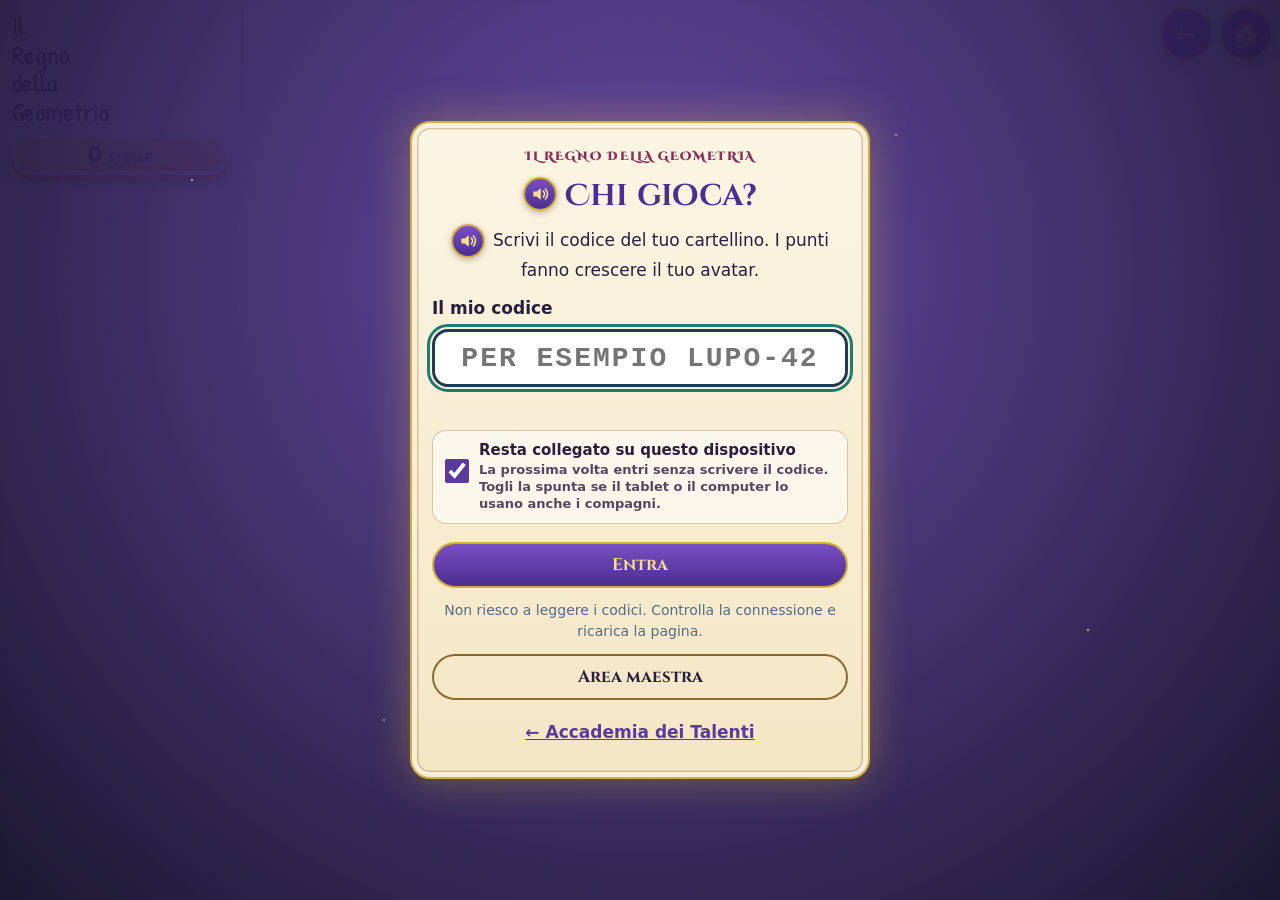
<file: geometria.html>
<!doctype html><html lang="it" data-theme="light"><head><meta charset="utf-8"><meta name="color-scheme" content="light only"><meta http-equiv="Cache-Control" content="no-cache"><link rel="manifest" href="manifest.webmanifest"><meta name="theme-color" content="#5B3F99"><meta name="mobile-web-app-capable" content="yes"><meta name="apple-mobile-web-app-capable" content="yes"><link rel="apple-touch-icon" href="img/app-192.png"><meta name="viewport" content="width=device-width,initial-scale=1,viewport-fit=cover">
<title>Il Regno della Geometria</title>
<link rel="preconnect" href="https://fonts.googleapis.com">
<link rel="preconnect" href="https://fonts.gstatic.com" crossorigin>
<link rel="stylesheet" href="https://fonts.googleapis.com/css2?family=Atkinson+Hyperlegible:wght@400;700&family=Fredoka:wght@500;600;700&family=Patrick+Hand&display=swap">
<link rel="stylesheet" href="cuccioli.css?v=1127o">
<link rel="stylesheet" href="land.css?v=1127o">
<link rel="stylesheet" href="lab.css">
<style>
/* colori della geometria: blu righello, arancio compasso */
:root{--gb:#2F6FDE;--gb-d:#1B4BA8;--gb-soft:#E4EEFF;--go:#F2862E;--go-soft:#FFEBD9}
.gsv{width:100%;height:auto;display:block}
.scard .emo .gsv{width:min(240px,60vw)}
.scard .emo{line-height:0}
.dcards{display:grid;gap:12px;grid-template-columns:repeat(auto-fill,minmax(190px,1fr))}
.dc{display:grid;gap:6px;align-content:start;padding:12px;border-radius:18px;border:2px solid var(--gb);background:var(--surface)}
.dc .gsv{background:var(--gb-soft);border-radius:12px}
.dc b{font:400 26px/1.05 var(--font-hand);color:var(--gb-d)}
.dc span{font-size:15px;color:var(--muted)}
.dc .num{display:flex;flex-wrap:wrap;gap:4px 10px;font-size:14px;font-weight:700;color:var(--ink)}
.rule{margin:10px 0 0;padding:10px 14px;border-radius:14px;background:var(--go-soft);border-left:6px solid var(--go);font-weight:700}
/* griglia a quadretti */
.qg{display:grid;gap:0;justify-content:center;margin:10px auto;touch-action:manipulation;user-select:none;-webkit-user-select:none}
.qg i{width:var(--q,34px);height:var(--q,34px);border:1px solid #BFD2F5;background:#fff;display:block}
.qg i.on{background:var(--gb);border-color:var(--gb-d)}
.qg i.fix{background:var(--go);border-color:#C4621A}
.qg i.ok{background:#2E9E5B;border-color:#1E7A45}
.qg i.ko{background:#E5484D;border-color:#B03030}
.qg.tap i{cursor:pointer}
.qg i.ax{border-left:4px dashed #D2325F}
.cnt{display:flex;flex-wrap:wrap;justify-content:center;gap:10px;margin:6px 0}
.cnt span{padding:8px 16px;border-radius:14px;background:var(--surface2);font:700 18px var(--font-display)}
.cnt span b{color:var(--gb-d);font-size:22px}
.ask{display:flex;flex-wrap:wrap;gap:10px 18px;justify-content:center;align-items:center;margin:8px 0}
.ask label{display:flex;align-items:center;gap:8px;font:700 18px var(--font-display)}
.ask input{width:90px;min-height:50px;border-radius:12px;border:2px solid var(--gb);font:700 24px var(--font-display);text-align:center}
.target{display:inline-block;padding:8px 16px;border-radius:14px;background:var(--gb-soft);color:var(--gb-d);font:700 20px var(--font-display)}
/* angolo da costruire */
.angbox{display:grid;justify-items:center;gap:8px}
.angbox svg{width:min(420px,90vw);touch-action:none;background:var(--gb-soft);border-radius:18px}
.angctl{display:flex;gap:10px;flex-wrap:wrap;justify-content:center}
.angctl button{min-width:64px;min-height:54px;font-size:22px}
.tabs a .ti{margin-right:4px}
</style>
<link rel="stylesheet" href="gioco.css?v=1">
</head><body>

<header>
  <svg class="deco" viewBox="0 0 200 170" aria-hidden="true">
    <path d="M30 140 L100 30 L170 140 Z" fill="none" stroke="#2F6FDE" stroke-width="6" stroke-linejoin="round" opacity=".8"/>
    <rect x="70" y="90" width="44" height="44" fill="none" stroke="#F2862E" stroke-width="6" opacity=".8"/>
    <circle cx="150" cy="50" r="22" fill="none" stroke="#2E9E5B" stroke-width="6" opacity=".8"/>
  </svg>
  <div class="wrap">
    <div class="top">
      <div>
        <p class="eyebrow">Matematica · Geometria · Classe terza</p>
        <h1>Il Regno della Geometria</h1>
        <p class="lead">Linee, rette, angoli, poligoni, quadretti, simmetrie e solidi.</p>
      </div>
    </div>
    <div class="board">
      <div class="stars"><b id="stars">0</b><small>stelle</small></div>
      <ul class="badges" id="badges" aria-label="Badge"></ul>
    </div>
    <div id="cq-chip"></div>
    <div class="who" id="who" hidden><span>Esploratore: <b id="who-name"></b></span><button class="link" id="switch" type="button">Cambia alunno</button><a class="link" href="index.html">Accademia dei Talenti</a></div>
  </div>
</header>

<nav aria-label="Argomenti" hidden>
  <div class="wrap"><div class="tabs">
    <a href="#lezione" data-teacher hidden>Lezione</a>
    <a href="#linee"><span class="ti" aria-hidden="true">〰️</span>Le linee</a>
    <a href="#rette"><span class="ti" aria-hidden="true">📏</span>Rette</a>
    <a href="#angoli"><span class="ti" aria-hidden="true">📐</span>Angoli</a>
    <a href="#poligoni"><span class="ti" aria-hidden="true">🔷</span>Poligoni</a>
    <a href="#misure"><span class="ti" aria-hidden="true">🟦</span>Perimetro e area</a>
    <a href="#simmetria"><span class="ti" aria-hidden="true">🦋</span>Simmetria</a>
    <a href="#solidi"><span class="ti" aria-hidden="true">🧊</span>Solidi</a>
    <a href="#valuta"><span class="ti" aria-hidden="true">🪞</span>Come è andata?</a>
  </div></div>
</nav>

<main class="wrap" hidden>

<!-- LEZIONE (solo maestra) -->
<section class="view" id="sec-lezione" hidden>
  <div class="panel">
    <p class="eyebrow">Scheda attività · Geometria in terza</p>
    <h2>Il Regno della Geometria</h2>
    <p class="rule">👩‍🏫 Per scegliere gli argomenti da presentare usa il riquadro <b>«Sezioni per i bambini»</b> (a sinistra, o sotto le sezioni con il tablet in verticale): tocca un argomento per spegnerlo o riaccenderlo. Vale per tutta la classe. I bambini vedono solo gli argomenti accesi, in un percorso numerato.</p>
    <dl class="facts" style="margin-top:12px">
      <div><dt>Metodologia attiva</dt><dd>Gamification con Cooperative Learning e Outdoor Education: si scopre con il corpo e con oggetti veri, poi ci si allena nell'app a coppie (uno tocca, l'altro spiega perché).</dd></div>
      <div><dt>Argomenti</dt><dd>Le linee (rette, curve, spezzate, miste; aperte e chiuse), rette, semirette e segmenti, rette parallele, incidenti e perpendicolari, gli angoli, i poligoni, perimetro e area contando i quadretti, la simmetria, i solidi.</dd></div>
      <div><dt>In ogni argomento</dt><dd>«Scopri» con disegni e una regola da ricordare, poi il gioco a carte (8 carte, fino a 3 stelle). In angoli, quadretti e simmetria c'è anche un'attività da costruire con le mani.</dd></div>
      <div><dt>Collegamenti</dt><dd>Arte (simmetrie, mosaici di quadretti), Scienze motorie (linee e angoli con il corpo), Tecnologia (solidi negli oggetti di casa), Geografia (percorsi sul reticolo).</dd></div>
    </dl>
  </div>
  <div class="panel">
    <p class="eyebrow">L'aggancio · 3 minuti</p>
    <h3>Il messaggio del Re Righello</h3>
    <p>La maestra entra con una busta sigillata: «Il Re Righello ha perso il suo regno. Per ritrovarlo dobbiamo superare sette prove: una per ogni argomento». Ogni prova superata in classe fa accendere una torre del castello alla lavagna.</p>
  </div>
  <div class="panel">
    <p class="eyebrow">Svolgimento a micro-step (per ogni argomento)</p>
    <ol class="lsteps">
      <li class="lstep"><div class="mins"><b>8</b><small>min</small></div><div><span class="chip">Movimento</span><h3>Con il corpo</h3><p>Linee: camminare dritti, a zig-zag, in curva. Angoli: braccia aperte poco (acuto), a squadra (retto), tanto (ottuso), in fila (piatto). Simmetria: lo specchio a coppie.</p></div></li>
      <li class="lstep"><div class="mins"><b>10</b><small>min</small></div><div><span class="chip">Riflessione</span><h3>Scopri</h3><p>Alla LIM si apre «Scopri»: si guardano i disegni e si legge la regola da ricordare.</p></div></li>
      <li class="lstep"><div class="mins"><b>12</b><small>min</small></div><div><span class="chip">Gioco</span><h3>A coppie con l'app</h3><p>Il gioco a carte e l'attività da costruire: uno tocca la risposta, l'altro dice il perché. Poi ci si scambia.</p></div></li>
      <li class="lstep"><div class="mins"><b>10</b><small>min</small></div><div><span class="chip">Manuale</span><h3>Sul quaderno a quadretti</h3><p>Si disegna una figura e si contano perimetro e area, oppure si completa una figura simmetrica.</p></div></li>
    </ol>
  </div>
  <div class="cols">
    <div class="panel"><p class="eyebrow">Gamification</p><h3>Stelle, badge e imprevisti</h3>
      <ul class="tight">
        <li><b>Giochi a carte:</b> fino a 3 stelle ciascuno, migliorando il proprio record.</li>
        <li><b>Costruisci:</b> una stella per ogni angolo, figura o simmetria giusta.</li>
        <li><b>Badge:</b> uno per ogni argomento e «Geometra riflessivo» per l'autovalutazione.</li>
      </ul></div>
    <div class="panel"><p class="eyebrow">Imprevisti</p><h3>Pesca una carta</h3>
      <div class="imp" id="imp"><b>Pronti a esplorare?</b><span>Ogni imprevisto cambia le regole per un minuto.</span></div>
      <div class="row"><button class="btn" id="draw" type="button">Pesca un imprevisto</button></div></div>
  </div>
  <div class="panel"><p class="eyebrow">Variante di movimento</p><h3>Geometria in palestra</h3>
    <ul class="tight">
      <li><b>Le linee con la corda:</b> a squadre si forma con una corda la linea chiamata dalla maestra (chiusa, spezzata, curva aperta…).</li>
      <li><b>Angoli con le braccia:</b> la maestra dice un angolo e tutti lo fanno con le braccia; chi sbaglia fa un giro su se stesso (l'angolo giro!).</li>
      <li><b>Poligoni umani:</b> 3, 4, 5 o 6 bambini diventano i vertici di un poligono e una corda fa i lati.</li>
      <li><b>Lo specchio:</b> a coppie, uno fa un movimento e l'altro lo copia come in uno specchio.</li>
    </ul></div>
</section>

<!-- LE LINEE -->
<section class="view" id="sec-linee" data-lp="on" hidden>
  <div class="panel" data-lpt="Scopri le linee">
    <p class="eyebrow">Scopri</p>
    <h2>Le linee</h2>
    <div class="dcards" id="d-linee"></div>
    <p class="rule">Una linea può essere <b>retta, curva, spezzata o mista</b>. Può essere <b>aperta</b> o <b>chiusa</b>, <b>semplice</b> o <b>intrecciata</b>.</p>
  </div>
  <div class="panel" data-lpt="Gioca: che linea è?">
    <p class="eyebrow">Gioca</p>
    <h2>Che linea è?</h2>
    <div id="sort-linee"></div>
  </div>
</section>

<!-- RETTE -->
<section class="view" id="sec-rette" data-lp="on" hidden>
  <div class="panel" data-lpt="Retta, semiretta, segmento">
    <p class="eyebrow">Scopri</p>
    <h2>Retta, semiretta, segmento</h2>
    <div class="dcards" id="d-rette"></div>
    <p class="rule">La <b>retta</b> non ha inizio né fine. La <b>semiretta</b> ha un inizio ma non una fine. Il <b>segmento</b> ha un inizio e una fine: si può misurare!</p>
  </div>
  <div class="panel" data-lpt="Come stanno due rette">
    <p class="eyebrow">Scopri</p>
    <h2>Come stanno due rette</h2>
    <div class="dcards" id="d-pos"></div>
    <p class="rule">Le rette <b>parallele</b> non si incontrano mai. Le rette <b>incidenti</b> si incontrano in un punto. Le <b>perpendicolari</b> si incontrano formando 4 angoli retti.</p>
  </div>
  <div class="panel" data-lpt="Gioca con le rette">
    <p class="eyebrow">Gioca</p>
    <h2>Rette in gioco</h2>
    <div id="sort-rette"></div>
  </div>
</section>

<!-- ANGOLI -->
<section class="view" id="sec-angoli" data-lp="on" hidden>
  <div class="panel" data-lpt="Scopri gli angoli">
    <p class="eyebrow">Scopri</p>
    <h2>Gli angoli</h2>
    <div class="dcards" id="d-angoli"></div>
    <p class="rule">Un angolo è la parte di piano tra due semirette che partono dallo stesso punto, il <b>vertice</b>. Per riconoscere l'angolo <b>retto</b> usa la squadra o l'angolo di un foglio.</p>
  </div>
  <div class="panel" data-lpt="Costruisci l'angolo">
    <p class="eyebrow">Costruisci</p>
    <h2>Apri l'angolo</h2>
    <p class="lead">Ruota il lato rosso con i pulsanti (o trascinalo) fino a formare l'angolo richiesto.</p>
    <div id="ang-build"></div>
  </div>
  <div class="panel" data-lpt="Gioca: che angolo è?">
    <p class="eyebrow">Gioca</p>
    <h2>Che angolo è?</h2>
    <div id="sort-angoli"></div>
  </div>
</section>

<!-- POLIGONI -->
<section class="view" id="sec-poligoni" data-lp="on" hidden>
  <div class="panel" data-lpt="Scopri i poligoni">
    <p class="eyebrow">Scopri</p>
    <h2>I poligoni</h2>
    <div class="dcards" id="d-poli"></div>
    <p class="rule">Un <b>poligono</b> è una figura chiusa da una linea <b>spezzata</b>, chiusa e semplice. Ha <b>lati, vertici e angoli</b>: tanti lati quanti vertici e angoli.</p>
  </div>
  <div class="panel" data-lpt="Gioca con i poligoni">
    <p class="eyebrow">Gioca</p>
    <h2>Poligono o no? Come si chiama?</h2>
    <div id="sort-poli"></div>
  </div>
</section>

<!-- PERIMETRO E AREA -->
<section class="view" id="sec-misure" data-lp="on" hidden>
  <div class="panel" data-lpt="Perimetro e area">
    <p class="eyebrow">Scopri</p>
    <h2>Perimetro e area con i quadretti</h2>
    <div class="dcards" id="d-misure"></div>
    <p class="rule">Il <b>perimetro</b> è il contorno: conto i lati dei quadretti sul bordo. L'<b>area</b> è la superficie: conto i quadretti dentro la figura.</p>
  </div>
  <div class="panel" data-lpt="Conta perimetro e area">
    <p class="eyebrow">Conta</p>
    <h2>Quanto misura questa figura?</h2>
    <div id="pa-count"></div>
  </div>
  <div class="panel" data-lpt="Costruisci la figura">
    <p class="eyebrow">Costruisci</p>
    <h2>Costruisci la figura</h2>
    <div id="pa-build"></div>
  </div>
</section>

<!-- SIMMETRIA -->
<section class="view" id="sec-simmetria" data-lp="on" hidden>
  <div class="panel" data-lpt="Scopri la simmetria">
    <p class="eyebrow">Scopri</p>
    <h2>La simmetria</h2>
    <div class="dcards" id="d-sim"></div>
    <p class="rule">Una figura è <b>simmetrica</b> se, piegandola lungo una linea, le due metà si sovrappongono perfettamente. Quella linea è l'<b>asse di simmetria</b>.</p>
  </div>
  <div class="panel" data-lpt="Completa allo specchio">
    <p class="eyebrow">Costruisci</p>
    <h2>Completa la figura allo specchio</h2>
    <div id="sim-build"></div>
  </div>
  <div class="panel" data-lpt="Gioca: è simmetrica?">
    <p class="eyebrow">Gioca</p>
    <h2>È simmetrica?</h2>
    <div id="sort-sim"></div>
  </div>
</section>

<!-- SOLIDI -->
<section class="view" id="sec-solidi" data-lp="on" hidden>
  <div class="panel" data-lpt="Scopri i solidi">
    <p class="eyebrow">Scopri</p>
    <h2>I solidi</h2>
    <div class="dcards" id="d-solidi"></div>
    <p class="rule">I solidi occupano spazio: hanno lunghezza, larghezza e altezza. I solidi con le superfici tutte piatte <b>non rotolano</b>; quelli con una superficie curva <b>rotolano</b>.</p>
  </div>
  <div class="panel" data-lpt="Gioca con i solidi">
    <p class="eyebrow">Gioca</p>
    <h2>Solidi intorno a noi</h2>
    <div id="sort-solidi"></div>
  </div>
</section>

<!-- VALUTAZIONE -->
<section class="view" id="sec-valuta" hidden>
  <div class="panel">
    <p class="eyebrow">Scheda di autovalutazione</p>
    <h2>Come è andata nel Regno della Geometria?</h2>
    <p class="lead">Scegli il gradino giusto per te. Non ci sono risposte sbagliate.</p>
    <form id="vform" autocomplete="off">
      <div id="vitems"></div>
      <fieldset class="item"><legend>Che cosa mi è piaciuto di più?</legend><div class="likes" id="vlikes"></div></fieldset>
    </form>
    <div class="row"><button class="btn" id="v-done" type="button" disabled>Ho finito</button></div>
    <div class="summary" id="v-sum" hidden></div>
  </div>
</section>

<p class="foot">Le stelle fanno crescere il tuo avatar dell'Accademia dei Talenti in Matematica.</p>
</main>

<script src="config.js"></script>
<script src="registro.js"></script>
<script src="cuccioli.js?v=1127o"></script>
<script src="lab.js"></script>
<script>
(function(){
"use strict";
const L=window.Lab,$=L.$,$$=L.$$,esc=L.esc,CQ=window.Cuccioli;
const rnd=(a,b)=>a+Math.floor(Math.random()*(b-a+1)),pick=a=>a[Math.floor(Math.random()*a.length)],rad=d=>d*Math.PI/180;
const B="#2F6FDE",O="#F2862E",R="#D2325F",K="#1D3640";
const sv=(inner,w,h)=>`<svg class="gsv" viewBox="0 0 ${w||120} ${h||80}" aria-hidden="true">${inner}</svg>`;
const ln=(x1,y1,x2,y2,c,w)=>`<line x1="${x1}" y1="${y1}" x2="${x2}" y2="${y2}" stroke="${c||B}" stroke-width="${w||4}" stroke-linecap="round"/>`;
const pl=(pts,c,closed,fill)=>`<${closed?"polygon":"polyline"} points="${pts.map(p=>p.map(v=>v.toFixed(1)).join(",")).join(" ")}" fill="${fill||"none"}" stroke="${c||B}" stroke-width="4" stroke-linejoin="round" stroke-linecap="round"/>`;
const pa=(d,c,fill)=>`<path d="${d}" fill="${fill||"none"}" stroke="${c||B}" stroke-width="4" stroke-linecap="round" stroke-linejoin="round"/>`;
const dot=(x,y,c)=>`<circle cx="${x}" cy="${y}" r="4.5" fill="${c||K}"/>`;
function arrow(x,y,ang,c){const a=rad(ang),s=9;const p1=[x-s*Math.cos(a-0.45),y-s*Math.sin(a-0.45)],p2=[x-s*Math.cos(a+0.45),y-s*Math.sin(a+0.45)];return `<polygon points="${x},${y} ${p1[0].toFixed(1)},${p1[1].toFixed(1)} ${p2[0].toFixed(1)},${p2[1].toFixed(1)}" fill="${c||B}"/>`}

/* ---------- le linee ---------- */
const LN={
  retta:()=>{const y1=rnd(15,65),y2=rnd(15,65);return sv(ln(12,y1,108,y2))},
  curva:()=>{const up=rnd(0,1),a=up?rnd(-10,15):rnd(65,90),b=up?rnd(65,90):rnd(-10,15);return sv(pa(`M10 ${rnd(30,50)} C 40 ${a}, 80 ${b}, 110 ${rnd(30,50)}`))},
  spezzata:()=>{const n=rnd(4,6),pts=[];for(let i=0;i<n;i++)pts.push([10+i*100/(n-1),i%2?rnd(12,30):rnd(50,68)]);return sv(pl(pts))},
  mista:()=>{const y=rnd(20,60);return sv(pa(`M10 ${y} L40 ${rnd(10,70)} L60 ${y} C 75 ${rnd(0,20)}, 95 ${rnd(60,80)}, 110 ${y}`))},
  aperta:()=>pick([LN.curva,LN.spezzata,LN.mista])(),
  chiusa:()=>pick([()=>sv(pa(`M60 10 C 110 10, 115 70, 60 72 C 10 74, 5 12, 60 10 Z`)),()=>{const n=rnd(3,6),pts=[];for(let i=0;i<n;i++){const t=i/n*6.283-1.57,r=rnd(26,34);pts.push([60+r*1.3*Math.cos(t),40+r*Math.sin(t)])}return sv(pl(pts,B,true))},()=>sv(pa(`M20 40 L45 12 L70 40 C 90 70, 110 20, 100 10 C 120 60, 60 80, 20 40 Z`))])(),
  intrecciata:()=>sv(pa(`M60 40 C 85 5, 115 15, 105 40 C 95 70, 70 60, 60 40 C 50 20, 25 10, 15 40 C 5 70, 35 75, 60 40`,R)),
  semplice:()=>sv(pa(`M30 15 C 75 0, 110 25, 95 50 C 85 70, 45 78, 25 60 C 8 45, 12 22, 30 15 Z`,"#2E9E5B")),
  apertaDots:()=>sv(pa(`M15 62 C 25 10, 55 10, 60 38 C 64 62, 95 70, 106 22`,O)+dot(15,62,K)+dot(106,22,K))
};

/* ---------- rette ---------- */
function seg3(kind){const ang=rnd(-25,25),cx=60,cy=40,L2=44,a=rad(ang),x1=cx-L2*Math.cos(a),y1=cy-L2*Math.sin(a),x2=cx+L2*Math.cos(a),y2=cy+L2*Math.sin(a);
  let h=ln(x1,y1,x2,y2,B,3.5);
  if(kind==="retta")h+=arrow(x2,y2,ang)+arrow(x1,y1,ang+180);
  if(kind==="semiretta")h+=dot(x1,y1)+arrow(x2,y2,ang);
  if(kind==="segmento")h+=dot(x1,y1)+dot(x2,y2);
  return sv(h)}
function pos2(kind){const base=rnd(-20,20);let h="";
  if(kind==="parallele"){const a=rad(base),dx=Math.cos(a)*50,dy=Math.sin(a)*50,off=rnd(16,24);[-off,off].forEach(o=>{h+=ln(60-dx,40-dy+o,60+dx,40+dy+o)})}
  else{const b2=kind==="perpendicolari"?base+90:base+pick([35,45,55,125,135,145]);[base,b2].forEach(g=>{const a=rad(g),dx=Math.cos(a)*42,dy=Math.sin(a)*34;h+=ln(60-dx,40-dy,60+dx,40+dy,g===base?B:O)});
    if(kind==="perpendicolari"){const a=rad(base),b=rad(base+90),s=9;h+=`<polygon points="60,40 ${60+s*Math.cos(a)},${40+s*Math.sin(a)} ${60+s*Math.cos(a)+s*Math.cos(b)},${40+s*Math.sin(a)+s*Math.sin(b)} ${60+s*Math.cos(b)},${40+s*Math.sin(b)}" fill="none" stroke="${R}" stroke-width="2.5"/>`}
    h+=dot(60,40,R)}
  return sv(h)}

/* ---------- angoli ---------- */
function angSvg(deg,rot,w){rot=rot||0;const W=w||120,H=w?w*.75:90,vx=deg>90&&deg<360?W/2:W*.28,vy=H*.72,Lr=deg>90&&deg<360?W*.4:W*.55,a0=rad(-rot),a1=rad(-rot-deg);
  const p0=[vx+Lr*Math.cos(a0),vy+Lr*Math.sin(a0)],p1=[vx+Lr*Math.cos(a1),vy+Lr*Math.sin(a1)];let h="";
  if(deg===360){h+=`<circle cx="${vx}" cy="${vy}" r="${W*.13}" fill="rgba(242,134,46,.25)" stroke="${O}" stroke-width="3"/>`}
  else if(deg===90){const s=W*.09,b0=[Math.cos(a0),Math.sin(a0)],b1=[Math.cos(a1),Math.sin(a1)];h+=`<polygon points="${vx},${vy} ${vx+s*b0[0]},${vy+s*b0[1]} ${vx+s*(b0[0]+b1[0])},${vy+s*(b0[1]+b1[1])} ${vx+s*b1[0]},${vy+s*b1[1]}" fill="rgba(242,134,46,.3)" stroke="${O}" stroke-width="3"/>`}
  else{const r=W*.14,q0=[vx+r*Math.cos(a0),vy+r*Math.sin(a0)],q1=[vx+r*Math.cos(a1),vy+r*Math.sin(a1)];h+=`<path d="M${vx} ${vy} L${q0[0]} ${q0[1]} A ${r} ${r} 0 ${deg>180?1:0} 0 ${q1[0]} ${q1[1]} Z" fill="rgba(242,134,46,.3)" stroke="${O}" stroke-width="3"/>`}
  h+=ln(vx,vy,p0[0],p0[1],B)+(deg===360?"":ln(vx,vy,p1[0],p1[1],deg===360?B:R))+dot(vx,vy);
  return sv(h,W,H)}
const ANG={acuto:()=>angSvg(rnd(2,5)*15,rnd(0,1)?0:rnd(0,3)*15),retto:()=>angSvg(90,pick([0,0,15,30,45])),ottuso:()=>angSvg(rnd(7,11)*15,pick([0,0,15])),piatto:()=>angSvg(180,pick([0,15,30,-15,-30,45])),giro:()=>angSvg(360,0)};

/* ---------- poligoni ---------- */
function ngon(n,jit){const pts=[],r0=32,rot=Math.random()*6.28;for(let i=0;i<n;i++){const t=rot+i/n*6.283,r=r0*(1-(jit?Math.random()*.25:0));pts.push([60+r*1.35*Math.cos(t),42+r*Math.sin(t)])}return pts}
const POLY={
  poligono:()=>sv(pl(ngon(rnd(3,6),true),B,true,"rgba(47,111,222,.15)")),
  non:()=>pick([
    ()=>sv(pl(ngon(rnd(4,6),true).slice(0,-1),B,false)),
    ()=>sv(pa(`M25 65 L25 25 L70 15 C 115 25, 115 60, 70 68 Z`,B,"rgba(47,111,222,.15)")),
    ()=>sv(pl([[20,15],[100,65],[100,15],[20,65]],B,true,"rgba(47,111,222,.15)")),
    ()=>sv(`<circle cx="60" cy="40" r="30" fill="rgba(47,111,222,.15)" stroke="${B}" stroke-width="4"/>`)])(),
  n:n=>sv(pl(ngon(n,true),B,true,"rgba(47,111,222,.15)"))
};

/* ---------- simmetria ---------- */
const SYM={
  si:()=>pick([
    ()=>sv(pa(`M60 70 C 20 45, 25 10, 60 28 C 95 10, 100 45, 60 70 Z`,R,"rgba(210,50,95,.2)")),
    ()=>sv(pl([[60,8],[95,70],[25,70]],B,true,"rgba(47,111,222,.15)")),
    ()=>sv(`<rect x="25" y="18" width="70" height="44" fill="rgba(47,111,222,.15)" stroke="${B}" stroke-width="4"/>`),
    ()=>sv(pa(`M60 20 C 40 0, 10 10, 20 40 C 30 60, 50 50, 60 40 C 70 50, 90 60, 100 40 C 110 10, 80 0, 60 20 Z`,O,"rgba(242,134,46,.25)")+ln(60,15,60,70,K,3)),
    ()=>sv(`<text x="60" y="66" text-anchor="middle" font-family="Arial,sans-serif" font-weight="700" font-size="64" fill="${B}">${pick(["A","H","M","T","U","V","W","X","O","Y"])}</text>`)])(),
  no:()=>pick([
    ()=>sv(pl([[20,70],[100,70],[35,15]],B,true,"rgba(47,111,222,.15)")),
    ()=>sv(pl([[15,60],[50,20],[105,30],[90,70],[40,72]].map(p=>[p[0]+rnd(-5,5),p[1]+rnd(-5,5)]),O,true,"rgba(242,134,46,.2)")),
    ()=>sv(`<text x="60" y="66" text-anchor="middle" font-family="Arial,sans-serif" font-weight="700" font-size="64" fill="${R}">${pick(["F","G","J","L","N","P","R","S","Z"])}</text>`),
    ()=>sv(pa(`M20 60 C 30 10, 60 10, 70 40 C 80 70, 100 60, 105 20`,B))])()
};

/* ---------- solidi ---------- */
const SOL={
  cubo:()=>sv(`<polygon points="30,35 70,35 70,75 30,75" fill="#BFD4FA" stroke="${B}" stroke-width="3"/><polygon points="30,35 48,20 88,20 70,35" fill="#E4EEFF" stroke="${B}" stroke-width="3"/><polygon points="70,35 88,20 88,60 70,75" fill="#8FB2F2" stroke="${B}" stroke-width="3"/>`,120,85),
  parallelepipedo:()=>sv(`<polygon points="15,40 75,40 75,72 15,72" fill="#FFD9B8" stroke="${O}" stroke-width="3"/><polygon points="15,40 35,24 95,24 75,40" fill="#FFEBD9" stroke="${O}" stroke-width="3"/><polygon points="75,40 95,24 95,56 75,72" fill="#F7B37B" stroke="${O}" stroke-width="3"/>`,120,85),
  piramide:()=>sv(`<polygon points="25,66 80,66 98,52 60,10" fill="#FFE7A3" stroke="#C99A00" stroke-width="3"/><polygon points="25,66 80,66 60,10" fill="#FFD45C" stroke="#C99A00" stroke-width="3"/><line x1="43" y1="52" x2="98" y2="52" stroke="#C99A00" stroke-width="2" stroke-dasharray="4 4"/><line x1="25" y1="66" x2="43" y2="52" stroke="#C99A00" stroke-width="2" stroke-dasharray="4 4"/><line x1="43" y1="52" x2="60" y2="10" stroke="#C99A00" stroke-width="2" stroke-dasharray="4 4"/>`,120,85),
  prisma:()=>sv(`<polygon points="20,70 50,70 35,40" fill="#C8F0D8" stroke="#2E9E5B" stroke-width="3"/><polygon points="50,70 95,58 80,28 35,40" fill="#9EE0B8" stroke="#2E9E5B" stroke-width="3"/><polygon points="35,40 80,28 65,58 20,70" fill="none" stroke="#2E9E5B" stroke-width="2" stroke-dasharray="4 4"/>`,120,85),
  cilindro:()=>sv(`<path d="M30 20 L30 65 A30 10 0 0 0 90 65 L90 20" fill="#F7C6D6" stroke="${R}" stroke-width="3"/><ellipse cx="60" cy="20" rx="30" ry="10" fill="#FCE2EA" stroke="${R}" stroke-width="3"/>`,120,85),
  cono:()=>sv(`<path d="M30 65 L60 10 L90 65" fill="#D9CCF7" stroke="#7A4FC4" stroke-width="3"/><ellipse cx="60" cy="65" rx="30" ry="10" fill="#C3B0F2" stroke="#7A4FC4" stroke-width="3"/>`,120,85),
  sfera:()=>sv(`<circle cx="60" cy="42" r="34" fill="#BEE6F5" stroke="#1C8FB5" stroke-width="3"/><ellipse cx="60" cy="42" rx="34" ry="10" fill="none" stroke="#1C8FB5" stroke-width="2" stroke-dasharray="4 4"/><circle cx="48" cy="30" r="7" fill="#fff" opacity=".7"/>`,120,85)
};
const SOLINFO={cubo:["Cubo","6 facce quadrate uguali","f6 s12 v8",false],parallelepipedo:["Parallelepipedo","6 facce rettangolari","f6 s12 v8",false],piramide:["Piramide","base quadrata e 4 facce triangolari","f5 s8 v5",false],prisma:["Prisma","2 basi triangolari e 3 facce rettangolari","f5 s9 v6",false],cilindro:["Cilindro","2 basi tonde e una superficie curva","",true],cono:["Cono","1 base tonda, una superficie curva e un vertice","",true],sfera:["Sfera","solo una superficie curva","",true]};

/* ---------- carte dei giochi ---------- */
const it=(fn,t,a,w,n)=>Array.from({length:n||3},()=>({i:fn(),t,a,w}));
const BIN=(k,t,c,d)=>({k,t,c,d});
function buildSets(){return {
  linee:{t:"Retta, curva, spezzata o mista?",d:"Riconosci il tipo di linea",ask:"Che linea è?",emo:"〰️",n:8,move:"Cammina nella classe seguendo una linea spezzata: a zig-zag, con gli angoli ben fatti!",
    bins:[BIN("retta","Retta",B),BIN("curva","Curva",R),BIN("spezzata","Spezzata",O),BIN("mista","Mista","#2E9E5B")],
    items:[].concat(it(LN.retta,"Questa linea","retta","Va sempre dritta, senza curve né angoli: è una linea retta."),it(LN.curva,"Questa linea","curva","Si piega dolcemente, senza angoli: è una linea curva."),it(LN.spezzata,"Questa linea","spezzata","È fatta di pezzi dritti uniti da angoli: è una linea spezzata."),it(LN.mista,"Questa linea","mista","Ha pezzi dritti e pezzi curvi: è una linea mista."))},
  chiuse:{t:"Aperta o chiusa?",d:"La linea racchiude uno spazio?",ask:"La linea è aperta o chiusa?",emo:"⭕",n:8,move:"Linea chiusa: date la mano ai compagni vicini e fate un cerchio. Linea aperta: lasciate le mani!",
    bins:[BIN("aperta","Aperta",O,"ha un inizio e una fine"),BIN("chiusa","Chiusa",B,"racchiude uno spazio")],
    items:[].concat(it(LN.aperta,"Questa linea","aperta","Ha un inizio e una fine che non si toccano: è aperta.",5),it(LN.chiusa,"Questa linea","chiusa","Il punto di arrivo torna al punto di partenza: è chiusa e racchiude una regione.",5))},
  tratti:{t:"Retta, semiretta o segmento?",d:"Guarda le frecce e i punti",ask:"Che cos'è?",emo:"📏",n:8,move:"Retta: allunga le braccia da tutte e due le parti. Semiretta: un braccio piegato e uno allungato. Segmento: tutti e due i pugni chiusi!",
    bins:[BIN("retta","Retta",B,"nessun inizio né fine"),BIN("semiretta","Semiretta",O,"un inizio, nessuna fine"),BIN("segmento","Segmento",R,"un inizio e una fine")],
    items:[].concat(it(()=>seg3("retta"),"Questa linea","retta","Le frecce ai due lati dicono che continua all'infinito: è una retta.",4),it(()=>seg3("semiretta"),"Questa linea","semiretta","Ha un punto di inizio e una freccia: è una semiretta.",4),it(()=>seg3("segmento"),"Questa linea","segmento","Ha due punti, un inizio e una fine: è un segmento.",4))},
  posizioni:{t:"Parallele, incidenti o perpendicolari?",d:"Come stanno le due rette?",ask:"Come sono queste due rette?",emo:"✖️",n:8,move:"Fai con le braccia due rette parallele, poi incidenti e infine perpendicolari!",
    bins:[BIN("parallele","Parallele",B,"non si incontrano mai"),BIN("incidenti","Incidenti",O,"si incontrano in un punto"),BIN("perpendicolari","Perpendicolari",R,"si incontrano con 4 angoli retti")],
    items:[].concat(it(()=>pos2("parallele"),"Queste rette","parallele","Hanno sempre la stessa distanza: non si incontrano mai, sono parallele.",4),it(()=>pos2("incidenti"),"Queste rette","incidenti","Si incontrano in un punto, ma gli angoli non sono retti: sono incidenti.",4),it(()=>pos2("perpendicolari"),"Queste rette","perpendicolari","Si incontrano formando angoli retti (guarda il quadratino): sono perpendicolari.",4))},
  angoli:{t:"Che angolo è?",d:"Acuto, retto, ottuso o piatto",ask:"Che angolo è?",emo:"📐",n:8,move:"Fai l'angolo con le braccia: acuto (poco aperte), retto (a squadra), ottuso (molto aperte), piatto (in fila)!",
    bins:[BIN("acuto","Acuto",B,"più piccolo del retto"),BIN("retto","Retto","#2E9E5B","come l'angolo di un foglio"),BIN("ottuso","Ottuso",O,"più grande del retto"),BIN("piatto","Piatto",R,"i lati in fila")],
    items:[].concat(it(ANG.acuto,"Questo angolo","acuto","È più chiuso dell'angolo retto: è acuto.",4),it(ANG.retto,"Questo angolo","retto","Il quadratino dice che è come l'angolo di un foglio: è retto.",3),it(ANG.ottuso,"Questo angolo","ottuso","È più aperto dell'angolo retto, ma i lati non sono in fila: è ottuso.",4),it(ANG.piatto,"Questo angolo","piatto","I due lati sono in fila sulla stessa retta: è piatto.",2))},
  poligono:{t:"È un poligono?",d:"Spezzata chiusa e semplice",ask:"È un poligono?",emo:"🔷",n:8,move:"Sì: stai in piedi come un grattacielo dritto. No: diventa una palla tonda!",
    bins:[BIN("si","È un poligono",B,"spezzata, chiusa, semplice"),BIN("no","Non è un poligono",R,"aperta, curva o intrecciata")],
    items:[].concat(it(POLY.poligono,"Questa figura","si","È chiusa da una linea spezzata semplice: è un poligono.",6),it(POLY.non,"Questa figura","no","Non è un poligono: è aperta, ha una curva oppure i lati si incrociano.",6))},
  nomi:{t:"Come si chiama il poligono?",d:"Conta i lati",ask:"Quanti lati ha? Come si chiama?",emo:"🔢",n:8,move:"Conta i lati battendo le mani: una battuta per ogni lato!",
    bins:[BIN("3","Triangolo",B,"3 lati"),BIN("4","Quadrilatero",O,"4 lati"),BIN("5","Pentagono",R,"5 lati"),BIN("6","Esagono","#2E9E5B","6 lati")],
    items:[3,4,5,6].reduce((a,n)=>a.concat(it(()=>POLY.n(n),"Questo poligono",String(n),`Ha ${n} lati e ${n} vertici: è un ${["","","","triangolo","quadrilatero","pentagono","esagono"][n]}.`,3)),[])},
  sim:{t:"È simmetrica?",d:"Si può piegare a metà in due parti uguali?",ask:"Ha un asse di simmetria?",emo:"🦋",n:8,move:"Fai lo specchio con il compagno: uno si muove, l'altro copia!",
    bins:[BIN("si","Simmetrica",B,"ha un asse di simmetria"),BIN("no","Non simmetrica",R,"le metà non sono uguali")],
    items:[].concat(it(SYM.si,"Questa figura","si","Piegandola a metà, le due parti si sovrappongono: è simmetrica.",6),it(SYM.no,"Questa figura","no","In nessun modo le due metà diventano uguali: non è simmetrica.",6))},
  solidi:{t:"Che solido è?",d:"Guarda la forma dell'oggetto",ask:"A quale solido somiglia?",emo:"🧊",n:8,move:"Cerca in classe un oggetto che somiglia al solido della carta e toccalo!",
    bins:[BIN("cubo","Cubo",B),BIN("parallelepipedo","Parallelepipedo",O),BIN("cilindro","Cilindro",R),BIN("sfera","Sfera","#1C8FB5"),BIN("cono","Cono","#7A4FC4"),BIN("piramide","Piramide","#C99A00")],
    items:[["🎲","Il dado","cubo"],["🧊","Il cubetto di ghiaccio","cubo"],["📦","La scatola delle scarpe","parallelepipedo"],["🧱","Il mattone","parallelepipedo"],["🥫","La lattina","cilindro"],["🕯️","La candela","cilindro"],["🔋","La pila","cilindro"],["⚽","Il pallone","sfera"],["🍊","L'arancia","sfera"],["🍦","Il cono del gelato","cono"],["🥳","Il cappellino della festa","cono"],["🔺","La piramide d'Egitto","piramide"]].map(x=>({i:x[0],t:x[1],a:x[2],w:x[1]+" ha la forma di un"+(x[2]==="sfera"||x[2]==="piramide"?"a ":" ")+x[2]+"."}))},
  rotola:{t:"Rotola o non rotola?",d:"Superfici piatte o curve?",ask:"Questo solido rotola?",emo:"🛞",n:8,move:"Rotola: fai una capriola con le mani (o gira su te stesso). Non rotola: stai fermo come una statua!",
    bins:[BIN("si","Rotola",B,"ha una superficie curva"),BIN("no","Non rotola",R,"ha solo facce piatte")],
    items:Object.keys(SOL).map(k=>({i:SOL[k](),t:SOLINFO[k][0],a:SOLINFO[k][3]?"si":"no",w:SOLINFO[k][0]+(SOLINFO[k][3]?" ha una superficie curva: rotola.":" ha solo facce piatte: non rotola.")})).concat([["⚽","Il pallone","si"],["🎲","Il dado","no"],["🥫","La lattina","si"],["📦","La scatola","no"],["🍦","Il cono del gelato","si"],["🧱","Il mattone","no"]].map(x=>({i:x[0],t:x[1],a:x[2],w:x[1]+(x[2]==="si"?" ha una parte curva: rotola.":" ha solo facce piatte: non rotola.")})))}
}}
let SETS=buildSets();

/* ---------- scopri ---------- */
const card=(svgh,t,d,num)=>`<div class="dc">${svgh}<b>${esc(t)}</b>${d?`<span>${esc(d)}</span>`:""}${num?`<span class="num">${num}</span>`:""}</div>`;
function renderScopri(){
  $("#d-linee").innerHTML=card(LN.retta(),"Retta","va sempre dritta")+card(LN.curva(),"Curva","si piega dolcemente")+card(LN.spezzata(),"Spezzata","pezzi dritti uniti da angoli")+card(LN.mista(),"Mista","pezzi dritti e curvi")+card(LN.apertaDots(),"Aperta","ha un inizio e una fine (i due puntini)")+card(LN.chiusa(),"Chiusa","racchiude uno spazio")+card(LN.semplice(),"Semplice","non si incrocia mai")+card(LN.intrecciata(),"Intrecciata","si incrocia in un punto");
  $("#d-rette").innerHTML=card(seg3("retta"),"Retta","non ha inizio né fine")+card(seg3("semiretta"),"Semiretta","ha un inizio, non una fine")+card(seg3("segmento"),"Segmento","ha un inizio e una fine")+card(sv(ln(15,40,105,40)+ln(60,8,60,72,O)+ln(20,70,100,12,R)),"Orizzontale, verticale, obliqua","blu orizzontale, arancio verticale, rossa obliqua");
  $("#d-pos").innerHTML=card(pos2("parallele"),"Parallele","non si incontrano mai")+card(pos2("incidenti"),"Incidenti","si incontrano in un punto")+card(pos2("perpendicolari"),"Perpendicolari","si incontrano con 4 angoli retti");
  $("#d-angoli").innerHTML=card(angSvg(45),"Acuto","più chiuso del retto")+card(angSvg(90),"Retto","come l'angolo di un foglio")+card(angSvg(135),"Ottuso","più aperto del retto")+card(angSvg(180),"Piatto","i lati sono in fila")+card(angSvg(360),"Giro","i lati si sovrappongono: un giro intero");
  $("#d-poli").innerHTML=[3,4,5,6].map(n=>card(POLY.n(n),["","","","Triangolo","Quadrilatero","Pentagono","Esagono"][n],"",`<span>${n} lati</span><span>${n} vertici</span><span>${n} angoli</span>`)).join("")+card(POLY.non(),"Non è un poligono","è aperto, curvo o intrecciato");
  const fig=[[0,0],[1,0],[2,0],[0,1],[1,1]];
  $("#d-misure").innerHTML=card(sv(gridSvg(fig,4,3,"per")),"Il perimetro","conto i lati sul bordo: 10")+card(sv(gridSvg(fig,4,3,"area")),"L'area","conto i quadretti: 5");
  $("#d-sim").innerHTML=card(sv(pa(`M60 20 C 40 0, 10 10, 20 40 C 30 60, 50 50, 60 40 C 70 50, 90 60, 100 40 C 110 10, 80 0, 60 20 Z`,O,"rgba(242,134,46,.25)")+`<line x1="60" y1="5" x2="60" y2="75" stroke="${R}" stroke-width="3" stroke-dasharray="6 5"/>`),"Simmetrica","la farfalla ha un asse di simmetria")+card(sv(`<text x="60" y="66" text-anchor="middle" font-family="Arial,sans-serif" font-weight="700" font-size="64" fill="${B}">A</text><line x1="60" y1="5" x2="60" y2="75" stroke="${R}" stroke-width="3" stroke-dasharray="6 5"/>`),"Lettere simmetriche","A, H, M, T, U, V, W, X, O")+card(SYM.no(),"Non simmetrica","le due metà non sono uguali");
  $("#d-solidi").innerHTML=Object.keys(SOL).map(k=>{const s=SOLINFO[k],m=s[2].match(/f(\d+) s(\d+) v(\d+)/);return card(SOL[k](),s[0],s[1],(m?`<span>${m[1]} facce</span><span>${m[2]} spigoli</span><span>${m[3]} vertici</span>`:"")+`<span>${s[3]?"🛞 rotola":"🚫 non rotola"}</span>`)}).join("");
}

/* ---------- quadretti: disegno, perimetro e area ---------- */
const Q=10;
function gridSvg(cells,w,h,mode){const set=new Set(cells.map(c=>c[0]+","+c[1])),s=Math.min(100/w,70/h),ox=(120-w*s)/2,oy=(80-h*s)/2;let g="";
  for(let x=0;x<=w;x++)g+=`<line x1="${ox+x*s}" y1="${oy}" x2="${ox+x*s}" y2="${oy+h*s}" stroke="#BFD2F5" stroke-width="1"/>`;
  for(let y=0;y<=h;y++)g+=`<line x1="${ox}" y1="${oy+y*s}" x2="${ox+w*s}" y2="${oy+y*s}" stroke="#BFD2F5" stroke-width="1"/>`;
  cells.forEach(([x,y])=>{g+=`<rect x="${ox+x*s}" y="${oy+y*s}" width="${s}" height="${s}" fill="${mode==="area"?"rgba(47,111,222,.45)":"rgba(47,111,222,.12)"}"/>`});
  if(mode==="per")cells.forEach(([x,y])=>{const X=ox+x*s,Y=oy+y*s;if(!set.has(x+","+(y-1)))g+=ln(X,Y,X+s,Y,O,3);if(!set.has(x+","+(y+1)))g+=ln(X,Y+s,X+s,Y+s,O,3);if(!set.has((x-1)+","+y))g+=ln(X,Y,X,Y+s,O,3);if(!set.has((x+1)+","+y))g+=ln(X+s,Y,X+s,Y+s,O,3)});
  return g}
const per=set=>{let p=0;set.forEach(k=>{const [x,y]=k.split(",").map(Number);[[1,0],[-1,0],[0,1],[0,-1]].forEach(([dx,dy])=>{if(!set.has((x+dx)+","+(y+dy)))p++})});return p};
const linked=set=>{if(!set.size)return true;const a=[...set],seen=new Set([a[0]]),st=[a[0]];while(st.length){const [x,y]=st.pop().split(",").map(Number);[[1,0],[-1,0],[0,1],[0,-1]].forEach(([dx,dy])=>{const k=(x+dx)+","+(y+dy);if(set.has(k)&&!seen.has(k)){seen.add(k);st.push(k)}})}return seen.size===set.size};
function polyomino(n,W,H){const set=new Set([Math.floor(W/2)+","+Math.floor(H/2)]);let t=0;while(set.size<n&&t++<500){const [x,y]=pick([...set]).split(",").map(Number),[dx,dy]=pick([[1,0],[-1,0],[0,1],[0,-1]]),nx=x+dx,ny=y+dy;if(nx>=0&&ny>=0&&nx<W&&ny<H)set.add(nx+","+ny)}return set}
function gridHTML(W,H,cls,fn){let h=`<div class="qg ${cls||""}" style="grid-template-columns:repeat(${W},var(--q,34px))">`;for(let y=0;y<H;y++)for(let x=0;x<W;x++)h+=`<i data-x="${x}" data-y="${y}" class="${fn?fn(x,y):""}"></i>`;return h+"</div>"}
function qsize(W){return Math.max(26,Math.min(44,Math.floor((Math.min(window.innerWidth,1100)-120)/W)))}
const EX=()=>{const S=L.state();S.extra=S.extra||{};return S.extra};
function win(key,msg){const e=EX();e[key]=(e[key]||0)+1;L.save();L.add(1);L.ding();L.toast(msg||"Giusto! Una stella.");L.checkBadges()}
function miss(key){const S=L.state();S.err[key]=(S.err[key]||0)+1;L.save();L.buzz()}

let PC=null;
function renderCount(){
  const W=8,H=6;if(!PC)PC={set:polyomino(rnd(4,10),W,H)};const set=PC.set;
  $("#pa-count").innerHTML=`<p class="lead">Conta i quadretti blu (area) e i lati dei quadretti sul bordo (perimetro).</p>
    <div style="--q:${qsize(W)}px">${gridHTML(W,H,"",(x,y)=>set.has(x+","+y)?"on":"")}</div>
    <div class="ask"><label>Perimetro <input type="number" inputmode="numeric" id="pc-p" min="0" max="99" aria-label="Perimetro in lati di quadretto"></label><label>Area <input type="number" inputmode="numeric" id="pc-a" min="0" max="99" aria-label="Area in quadretti"></label></div>
    <div class="row"><button class="btn" type="button" id="pc-ok">Controlla</button><button class="btn ghost" type="button" id="pc-new">Nuova figura</button></div><div id="pc-fb"></div>`;
  $("#pc-new").addEventListener("click",()=>{PC=null;renderCount()});
  $("#pc-ok").addEventListener("click",()=>{const p=+$("#pc-p").value,a=+$("#pc-a").value,P=per(set),A=set.size,okP=p===P,okA=a===A;
    if(okP&&okA){$("#pc-fb").innerHTML=L.fb("good",`Esatto! Perimetro ${P} lati di quadretto, area ${A} quadretti.`,[]);win("pa","Perimetro e area giusti! Una stella.");PC=null;setTimeout(()=>{if(!$("#pc-fb").closest("[hidden]"))renderCount()},2200);return}
    miss("Perimetro e area");$("#pc-fb").innerHTML=L.fb("bad","Ricontrolla",[okA?"L'area è giusta.":"Area: conta di nuovo i quadretti blu, uno per uno.",okP?"Il perimetro è giusto.":"Perimetro: segui il bordo con il dito e conta ogni lato di quadretto che tocca il bianco."])});
}
let PB=null;
function renderBuild(){
  const W=8,H=6;if(!PB){const lv=rnd(0,2),a=rnd(4,10);PB={set:new Set(),a,p:lv===2?per(polyomino(a,W,H)):null}}
  const set=PB.set;
  $("#pa-build").innerHTML=`<p class="lead">Tocca i quadretti per colorarli. Tocca di nuovo per cancellare.</p>
    <p style="text-align:center"><span class="target">🎯 Area ${PB.a} quadretti${PB.p?` · perimetro ${PB.p}`:""}</span></p>
    <div style="--q:${qsize(W)}px">${gridHTML(W,H,"tap",(x,y)=>set.has(x+","+y)?"on":"")}</div>
    <div class="cnt"><span>Area: <b id="pb-a">${set.size}</b></span><span>Perimetro: <b id="pb-p">${per(set)}</b></span></div>
    <div class="row"><button class="btn" type="button" id="pb-ok">Controlla</button><button class="btn ghost" type="button" id="pb-clr">Cancella tutto</button><button class="btn ghost" type="button" id="pb-new">Nuova sfida</button></div><div id="pb-fb"></div>`;
  $$("#pa-build .qg i").forEach(c=>c.addEventListener("click",()=>{const k=c.dataset.x+","+c.dataset.y;if(set.has(k))set.delete(k);else set.add(k);c.classList.toggle("on");$("#pb-a").textContent=set.size;$("#pb-p").textContent=per(set);$("#pb-fb").innerHTML=""}));
  $("#pb-clr").addEventListener("click",()=>{set.clear();renderBuild()});
  $("#pb-new").addEventListener("click",()=>{PB=null;renderBuild()});
  $("#pb-ok").addEventListener("click",()=>{const A=set.size,P=per(set);
    if(!linked(set)){miss("Costruisci la figura");$("#pb-fb").innerHTML=L.fb("bad","La figura deve essere tutta unita",["I quadretti devono toccarsi con un lato."]);return}
    if(A===PB.a&&(!PB.p||P===PB.p)){$("#pb-fb").innerHTML=L.fb("good","Bravissimo! La figura è giusta.",[`Area ${A} quadretti, perimetro ${P}.`]);win("build","Figura costruita! Una stella.");PB=null;setTimeout(()=>{if(!$("#pb-fb").closest("[hidden]"))renderBuild()},2400);return}
    miss("Costruisci la figura");$("#pb-fb").innerHTML=L.fb("bad","Non ancora",[A!==PB.a?`Ora l'area è ${A}: ${A<PB.a?"aggiungi":"togli"} ${Math.abs(PB.a-A)} quadretti.`:"L'area è giusta!",PB.p&&P!==PB.p?`Il perimetro è ${P}: ${P>PB.p?"metti i quadretti più vicini tra loro, a blocco":"allunga la figura, in fila"}.`:""].filter(Boolean))});
}

/* ---------- simmetria: completa allo specchio ---------- */
let SM=null;
function renderSim(){
  const W=10,H=8,half=W/2;
  if(!SM){const left=new Set();const st=polyomino(rnd(6,10),half,H);st.forEach(k=>left.add(k));
    // tocca l'asse: almeno un quadretto nella colonna vicino all'asse
    if(![...left].some(k=>+k.split(",")[0]===half-1)){const y=rnd(1,H-2);left.add((half-1)+","+y)}
    SM={left,right:new Set()}}
  const L0=SM.left,R0=SM.right;
  $("#sim-build").innerHTML=`<p class="lead">La linea rossa è lo specchio. Colora a destra i quadretti per completare la figura simmetrica.</p>
    <div style="--q:${qsize(W)}px">${gridHTML(W,H,"tap",(x,y)=>(x===half?"ax ":"")+(x<half?(L0.has(x+","+y)?"fix":""):(R0.has(x+","+y)?"on":"")))}</div>
    <div class="row"><button class="btn" type="button" id="sm-ok">Controlla</button><button class="btn ghost" type="button" id="sm-clr">Cancella</button><button class="btn ghost" type="button" id="sm-new">Nuova figura</button></div><div id="sm-fb"></div>`;
  $$("#sim-build .qg i").forEach(c=>c.addEventListener("click",()=>{const x=+c.dataset.x;if(x<half)return;const k=x+","+c.dataset.y;if(R0.has(k))R0.delete(k);else R0.add(k);c.classList.toggle("on");c.classList.remove("ok","ko");$("#sm-fb").innerHTML=""}));
  $("#sm-clr").addEventListener("click",()=>{R0.clear();renderSim()});
  $("#sm-new").addEventListener("click",()=>{SM=null;renderSim()});
  $("#sm-ok").addEventListener("click",()=>{const want=new Set([...L0].map(k=>{const [x,y]=k.split(",").map(Number);return (W-1-x)+","+y}));let bad=0,miss2=0;
    $$("#sim-build .qg i").forEach(c=>{const x=+c.dataset.x;if(x<half)return;const k=x+","+c.dataset.y,w=want.has(k),h=R0.has(k);c.classList.remove("ok","ko");if(h&&w)c.classList.add("ok");else if(h&&!w){c.classList.add("ko");bad++}else if(!h&&w)miss2++});
    if(!bad&&!miss2){$("#sm-fb").innerHTML=L.fb("good","Perfetto! La figura è simmetrica.",["Le due metà sono una lo specchio dell'altra."]);win("sim","Simmetria perfetta! Una stella.");SM=null;setTimeout(()=>{if(!$("#sm-fb").closest("[hidden]"))renderSim()},2400);return}
    miss("Completa la simmetria");$("#sm-fb").innerHTML=L.fb("bad","Non ancora",[bad?`${bad} quadretti rossi sono di troppo.`:"",miss2?`Mancano ${miss2} quadretti.`:"","Conta quanti quadretti è lontano dallo specchio ogni quadretto arancione: dall'altra parte deve essere alla stessa distanza."].filter(Boolean))});
}

/* ---------- costruisci l'angolo ---------- */
let AB=null;
const ATYPE=a=>a<90?"acuto":a===90?"retto":a<180?"ottuso":a===180?"piatto":"giro";
function renderAng(){
  if(!AB)AB={want:pick(["acuto","retto","ottuso","piatto"]),a:pick([30,60,120,150])};
  const draw=()=>{$("#ab-svg").innerHTML=angSvg(AB.a,0,160).replace(/^<svg[^>]*>|<\/svg>$/g,"");$("#ab-fb").innerHTML=""};
  $("#ang-build").innerHTML=`<div class="angbox"><span class="target">🎯 Costruisci un angolo ${AB.want.toUpperCase()}</span>
    <svg id="ab-svg" viewBox="0 0 160 120" aria-label="Angolo da costruire"></svg>
    <div class="angctl"><button class="btn ghost" type="button" id="ab-m" aria-label="Chiudi l'angolo">↻</button><button class="btn ghost" type="button" id="ab-p" aria-label="Apri l'angolo">↺</button></div>
    <div class="row"><button class="btn" type="button" id="ab-ok">Controlla</button><button class="btn ghost" type="button" id="ab-new">Nuova sfida</button></div><div id="ab-fb" style="width:100%"></div></div>`;
  draw();
  $("#ab-p").addEventListener("click",()=>{AB.a=Math.min(180,AB.a+15);draw()});
  $("#ab-m").addEventListener("click",()=>{AB.a=Math.max(15,AB.a-15);draw()});
  const svg=$("#ab-svg");let drag=false;
  const setFrom=e=>{const r=svg.getBoundingClientRect(),vx=AB.a>90?r.width/2:r.width*.28,vy=r.height*.72,x=e.clientX-r.left-vx,y=vy-(e.clientY-r.top);let d=Math.atan2(y,x)*180/Math.PI;if(d<0)d=d<-90?180:15;AB.a=Math.max(15,Math.min(180,Math.round(d/15)*15));draw()};
  svg.addEventListener("pointerdown",e=>{drag=true;try{svg.setPointerCapture(e.pointerId)}catch(x){}setFrom(e)});
  svg.addEventListener("pointermove",e=>{if(drag)setFrom(e)});
  svg.addEventListener("pointerup",()=>{drag=false});
  $("#ab-new").addEventListener("click",()=>{AB=null;renderAng()});
  $("#ab-ok").addEventListener("click",()=>{const t=ATYPE(AB.a);
    if(t===AB.want){$("#ab-fb").innerHTML=L.fb("good",`Sì! È un angolo ${t}.`,[]);win("ang","Angolo giusto! Una stella.");AB=null;setTimeout(()=>{if(!$("#ab-fb").closest("[hidden]"))renderAng()},2000);return}
    miss("Costruisci l'angolo");$("#ab-fb").innerHTML=L.fb("bad",`Questo è un angolo ${t}.`,[{acuto:"L'angolo acuto è più chiuso dell'angolo retto.",retto:"L'angolo retto è come l'angolo di un foglio: compare il quadratino.",ottuso:"L'angolo ottuso è più aperto del retto, ma i lati non sono in fila.",piatto:"Nell'angolo piatto i due lati sono in fila, sulla stessa retta."}[AB.want]])});
}

L.init({
  key:"geometria-v1",col:"geometria",subj:"mat",src:"geometria",title:"Il Regno della Geometria",
  tabs:["lezione","linee","rette","angoli","poligoni","misure","simmetria","solidi","valuta"],home:"linee",sets:SETS,
  badges:[
    {id:"linee",n:"Esperto di linee",d:"Almeno 7 su 8 in un gioco delle linee",ok:S=>(S.best.linee||0)>=7||(S.best.chiuse||0)>=7},
    {id:"rette",n:"Signore delle rette",d:"Almeno 7 su 8 in un gioco delle rette",ok:S=>(S.best.tratti||0)>=7||(S.best.posizioni||0)>=7},
    {id:"angoli",n:"Cacciatore di angoli",d:"7 su 8 in «Che angolo è?» o 3 angoli costruiti",ok:S=>(S.best.angoli||0)>=7||((S.extra||{}).ang||0)>=3},
    {id:"poligoni",n:"Re dei poligoni",d:"Almeno 7 su 8 in un gioco dei poligoni",ok:S=>(S.best.poligono||0)>=7||(S.best.nomi||0)>=7},
    {id:"quadretti",n:"Mago dei quadretti",d:"3 figure misurate o costruite",ok:S=>(((S.extra||{}).pa||0)+((S.extra||{}).build||0))>=3},
    {id:"specchio",n:"Specchio magico",d:"2 figure simmetriche completate",ok:S=>((S.extra||{}).sim||0)>=2},
    {id:"solidi",n:"Costruttore di solidi",d:"Almeno 7 su 8 in un gioco dei solidi",ok:S=>(S.best.solidi||0)>=7||(S.best.rotola||0)>=7},
    {id:"riflessivo",n:"Geometra riflessivo",d:"Compila la scheda di autovalutazione",ok:S=>S.valuta.done}
  ],
  vq:["So riconoscere linee rette, curve, spezzate e miste, aperte e chiuse.","So distinguere retta, semiretta e segmento.","So riconoscere rette parallele, incidenti e perpendicolari.","So riconoscere angoli acuti, retti, ottusi e piatti.","So riconoscere un poligono e contarne i lati.","So calcolare perimetro e area contando i quadretti.","So completare una figura simmetrica.","So riconoscere i solidi negli oggetti intorno a me."],
  likes:["Le linee","Le rette","Gli angoli","I poligoni","Perimetro e area","La simmetria","I solidi"],
  imprevisti:[["Geometria muta","Per un minuto si risponde solo con i gesti delle mani."],["Squadra al contrario","Chi tocca la risposta è il compagno che di solito spiega."],["Caccia in classe","Trovate in classe tre oggetti con un angolo retto prima che scada il minuto."],["Righello magico","Ogni risposta giusta vale il doppio per un minuto!"]],
  onEnter:()=>{Object.assign(SETS,buildSets());renderScopri();PC=PB=SM=AB=null},
  onRoute:h=>{
    if(h==="linee")L.sortChooser($("#sort-linee"),["linee","chiuse"]);
    if(h==="rette")L.sortChooser($("#sort-rette"),["tratti","posizioni"]);
    if(h==="angoli"){renderAng();L.sortChooser($("#sort-angoli"),["angoli"])}
    if(h==="poligoni")L.sortChooser($("#sort-poli"),["poligono","nomi"]);
    if(h==="misure"){renderCount();renderBuild()}
    if(h==="simmetria"){renderSim();L.sortChooser($("#sort-sim"),["sim"])}
    if(h==="solidi")L.sortChooser($("#sort-solidi"),["solidi","rotola"]);
  }
});
renderScopri();
})();
</script>
<script src="land.js?v=1127o"></script>
</body></html>
</file>
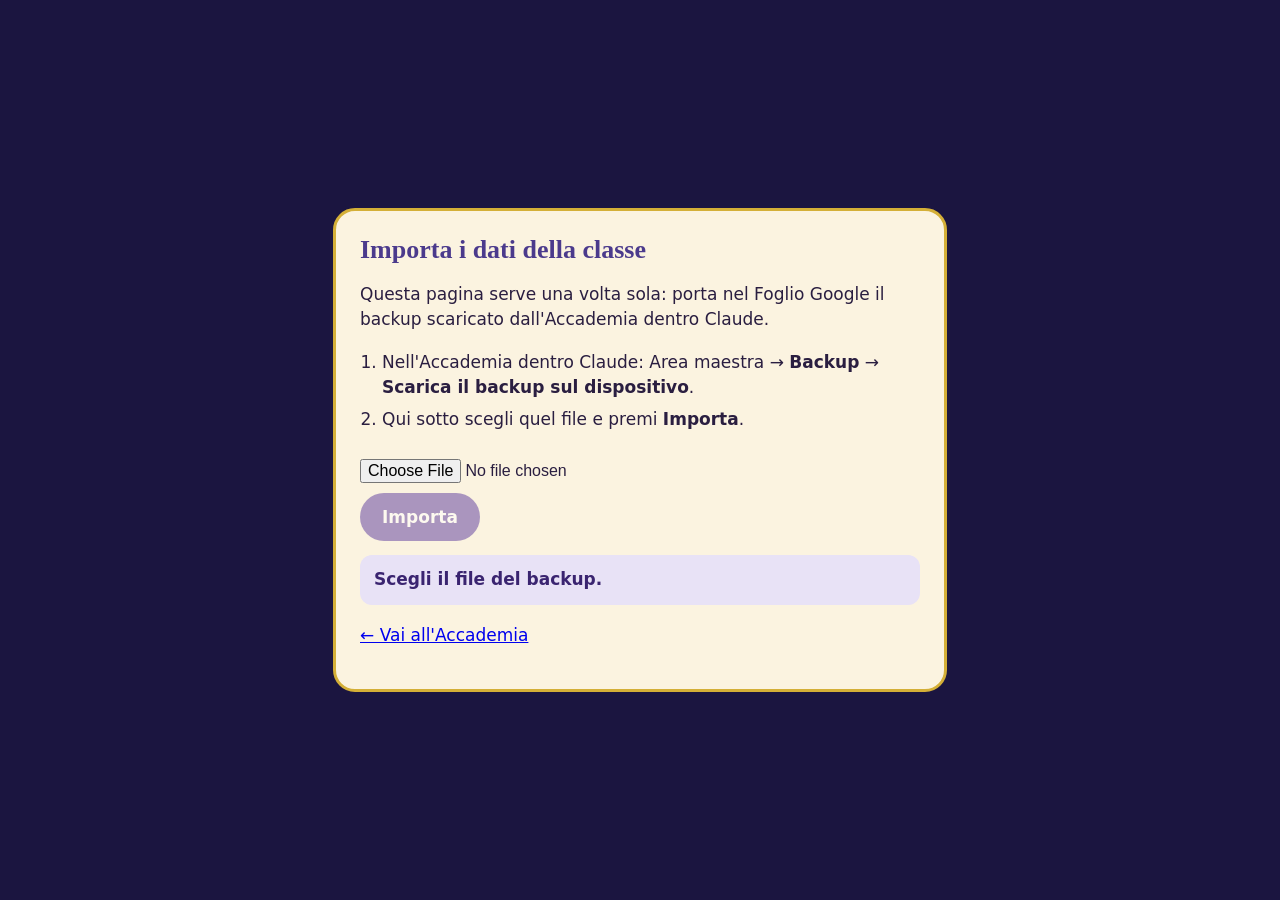
<file: importa.html>
<!doctype html>
<html lang="it"><head><meta charset="utf-8"><meta http-equiv="Cache-Control" content="no-cache"><meta name="viewport" content="width=device-width,initial-scale=1">
<title>Accademia dei Talenti · Importa i dati</title>
<style>
body{margin:0;font:17px/1.5 system-ui,-apple-system,"Segoe UI",sans-serif;background:#1B1540;color:#2A1E40;display:grid;place-items:center;min-height:100vh;padding:16px;box-sizing:border-box}
.card{background:#FBF3E0;border:3px solid #D4AF37;border-radius:22px;padding:24px;max-width:560px;width:100%}
h1{margin:0 0 6px;font:700 26px Georgia,serif;color:#4B3A8C}
ol{padding-left:22px}li{margin:6px 0}
input[type=file]{font-size:16px;margin:10px 0}
button{min-height:48px;padding:10px 22px;border-radius:99px;border:0;background:#5B3A9E;color:#fff;font:700 17px system-ui;cursor:pointer}
button:disabled{opacity:.5}
.msg{margin-top:14px;padding:12px 14px;border-radius:12px;font-weight:700}
.ok{background:#DDF1E3;color:#1E6B3A}.ko{background:#F8DCDC;color:#8E2525}.info{background:#E8E2F6;color:#3A2470}
</style></head><body>
<main class="card">
  <h1>Importa i dati della classe</h1>
  <p>Questa pagina serve una volta sola: porta nel Foglio Google il backup scaricato dall'Accademia dentro Claude.</p>
  <ol>
    <li>Nell'Accademia dentro Claude: Area maestra → <b>Backup</b> → <b>Scarica il backup sul dispositivo</b>.</li>
    <li>Qui sotto scegli quel file e premi <b>Importa</b>.</li>
  </ol>
  <input type="file" id="f" accept=".json,application/json">
  <div><button id="go" type="button" disabled>Importa</button></div>
  <div id="m" class="msg info" role="status">Scegli il file del backup.</div>
  <p style="margin-top:18px"><a href="index.html">← Vai all'Accademia</a></p>
</main>
<script src="config.js"></script>
<script>
(function(){
  var f=document.getElementById("f"),go=document.getElementById("go"),m=document.getElementById("m"),data=null;
  function say(t,k){m.textContent=t;m.className="msg "+(k||"info")}
  if(!window.REGISTRO_URL){say("Manca l'indirizzo del Foglio Google nel file config.js.","ko");return}
  f.addEventListener("change",function(){
    data=null;go.disabled=true;var file=f.files[0];if(!file)return;
    var r=new FileReader();r.onload=function(){
      try{var p=JSON.parse(r.result);if(!p||p.app!=="Accademia dei Talenti"||!p.db)throw 0;
        var out={},n=0;Object.keys(p.db).forEach(function(col){if(/^backup/.test(col))return;var m2=p.db[col]||{};Object.keys(m2).forEach(function(id){out[col+"/"+id]=m2[id];n++})});
        data=out;go.disabled=false;say("File pronto: "+(p.n||0)+" alunni, "+n+" documenti. Premi Importa.","info");
      }catch(e){say("Questo file non è un backup dell'Accademia dei Talenti.","ko")}
    };r.readAsText(file);
  });
  go.addEventListener("click",function(){
    if(!data)return;go.disabled=true;say("Sto importando, non chiudere la pagina…","info");
    fetch(window.REGISTRO_URL,{method:"POST",headers:{"Content-Type":"text/plain;charset=utf-8"},body:JSON.stringify({import:data})})
      .then(function(r){return r.json()}).then(function(o){
        if(o.ok)say("Fatto! Importati "+o.imported+" documenti. Ora apri l'Accademia ed entra con il tuo PIN di sempre.","ok");
        else{say(o.err||"Importazione non riuscita.","ko");go.disabled=false}
      },function(){say("Non riesco a raggiungere il Foglio Google. Controlla l'indirizzo in config.js e che lo script sia pubblicato per «Chiunque».","ko");go.disabled=false});
  });
})();
</script>
</body></html>
</file>
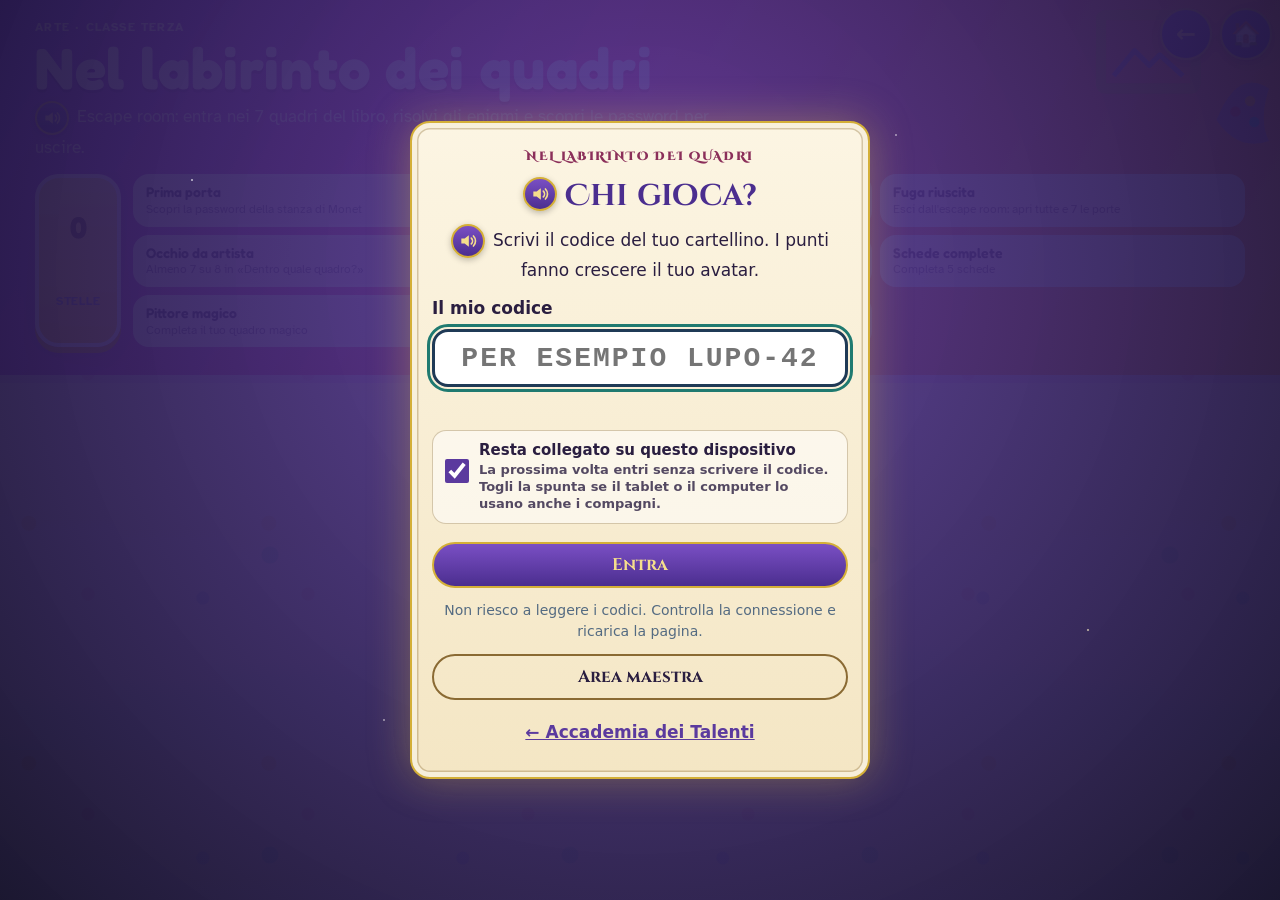
<file: labirinto.html>
<!doctype html><html lang="it" data-theme="light"><head><meta charset="utf-8"><meta name="color-scheme" content="light only"><meta http-equiv="Cache-Control" content="no-cache"><meta name="viewport" content="width=device-width,initial-scale=1,viewport-fit=cover">
<title>Nel labirinto dei quadri</title>
<link rel="preconnect" href="https://fonts.googleapis.com">
<link rel="preconnect" href="https://fonts.gstatic.com" crossorigin>
<link rel="stylesheet" href="https://fonts.googleapis.com/css2?family=Atkinson+Hyperlegible:wght@400;700&family=Fredoka:wght@500;600;700&family=Patrick+Hand&display=swap">
<link rel="stylesheet" href="cuccioli.css?v=1127o">
<link rel="stylesheet" href="lab.css">
<style>
/* colori dell'arte: viola della tavolozza */
:root{--mb:#8C6FC7;--mb-d:#5B3F99;--mb-soft:#F1ECFA}
/* il labirinto: sentiero di 7 stanze */
.path{display:grid;gap:10px;grid-template-columns:repeat(auto-fit,minmax(130px,1fr));margin:6px 0 16px}
.room{appearance:none;position:relative;display:grid;gap:4px;justify-items:center;text-align:center;padding:12px 8px 10px;border-radius:16px;border:3px solid var(--rc,var(--mb));background:var(--surface);color:var(--ink);font:inherit;cursor:pointer;min-height:132px}
.room .fr{width:64px;height:48px;border-radius:4px;border:5px solid #C9A227;box-shadow:inset 0 0 0 2px #8A6D12;background:var(--rg)}
.room b{font:600 17px/1.1 var(--font-display)}
.room small{color:var(--muted);font-weight:700}
.room .st{position:absolute;top:6px;right:8px;font-size:18px}
.room[disabled]{opacity:.45;cursor:not-allowed;filter:grayscale(.7)}
.room[aria-current="true"]{box-shadow:0 0 0 4px var(--mb)}
.qcard{border-radius:20px;border:3px solid var(--rc);background:var(--surface);overflow:hidden}
.qhead{display:flex;flex-wrap:wrap;gap:14px;align-items:center;padding:14px;background:linear-gradient(90deg,var(--rs),transparent)}
.qhead .fr{width:110px;height:82px;border-radius:6px;border:8px solid #C9A227;box-shadow:inset 0 0 0 3px #8A6D12,2px 3px 0 rgba(0,0,0,.2);background:var(--rg)}
.qhead h3{font-size:28px;margin:0}
.qhead p{margin:2px 0 0;font-weight:700;color:var(--muted)}
.qbody{padding:4px 16px 16px;display:grid;gap:12px}
.qbody h4{margin:6px 0 2px;color:var(--mb-d);font:600 20px var(--font-display)}
.sw{display:flex;gap:6px;flex-wrap:wrap;align-items:center}
.sw i{width:30px;height:30px;border-radius:50%;border:2px solid rgba(0,0,0,.15)}
.look{list-style:none;padding:0;margin:0;display:grid;gap:6px}
.look li{padding:8px 12px;border-radius:12px;background:var(--mb-soft);font-weight:700}
.door{border-radius:16px;border:2px dashed var(--rc);padding:12px;background:var(--surface2)}
.opts{display:grid;gap:8px;grid-template-columns:repeat(auto-fit,minmax(200px,1fr))}
.opt{appearance:none;text-align:left;padding:12px 14px;border-radius:14px;border:2px solid var(--mb);background:var(--surface);color:var(--ink);font:700 17px/1.2 var(--font-body);cursor:pointer;min-height:56px}
.opt.right{border-color:var(--good);background:var(--good-soft)}.opt.wrong{border-color:var(--bad);background:var(--bad-soft)}
.real{font-weight:700;color:var(--mb-d)}
.kids{display:flex;align-items:center;gap:8px;font-weight:700;margin:0 0 6px}
.kids .bar{flex:1;height:12px;border-radius:99px;background:#E4DDF2;overflow:hidden}.kids .bar i{display:block;height:100%;background:var(--mb);border-radius:99px}
/* atelier */
.atel{display:grid;gap:14px;grid-template-columns:minmax(0,1.4fr) minmax(260px,1fr)}
@media (max-width:860px){.atel{grid-template-columns:1fr}}
.easel{user-select:none;-webkit-user-select:none;border-radius:18px;border:12px solid #C9A227;box-shadow:inset 0 0 0 3px #8A6D12;background:#fff;touch-action:none}
.easel canvas{display:block;width:100%;height:auto;border-radius:4px;cursor:crosshair;touch-action:none}
.tools{display:flex;flex-wrap:wrap;gap:8px;align-items:center;margin:10px 0}
.tools .pal{display:flex;gap:6px;flex-wrap:wrap}
.tools .pal button{appearance:none;width:38px;height:38px;border-radius:50%;border:3px solid #fff;box-shadow:0 0 0 2px #B9AED3;cursor:pointer}
.tools .pal button[aria-pressed="true"]{box-shadow:0 0 0 3px var(--mb-d)}
.tools .sz button,.tools .ac button{appearance:none;min-width:44px;min-height:40px;border-radius:12px;border:2px solid var(--mb);background:var(--surface);color:var(--mb-d);font:700 15px var(--font-body);cursor:pointer;padding:0 10px}
.tools .sz button[aria-pressed="true"]{background:var(--mb);color:#fff}
.tools .sz{display:flex;flex-wrap:wrap;gap:6px}.tools .sz button span{font-size:18px}
.pick{display:flex;gap:6px;flex-wrap:wrap;margin:0 0 4px}
.pick button{appearance:none;border:2px solid var(--mb);background:var(--surface);color:var(--mb-d);border-radius:99px;padding:6px 12px;font:700 14px var(--font-body);cursor:pointer;min-height:38px}
.pick button[aria-pressed="true"]{background:var(--mb);color:#fff}
.sheet{border-radius:18px;background:var(--mb-soft);border:2px solid var(--mb);padding:14px;display:grid;gap:10px}
.box{background:#fff;color:#2A2140;border-radius:12px;padding:12px;display:grid;gap:8px;border:2px solid transparent}
.box.done{border-color:var(--good)}
.box .bh{display:flex;align-items:center;gap:8px}
.box .bt{font:400 24px/1 var(--font-hand);color:var(--mb-d)}
.box .bi{margin-left:auto;font-size:22px}
.box textarea,.box input{width:100%;border-radius:10px;border:2px solid #D6CCEB;padding:8px 10px;font:400 22px/1.3 var(--font-hand);color:#2A2140;background:#fff}
.box textarea{min-height:80px;resize:vertical;background:repeating-linear-gradient(#fff 0 30px,#EEE8F8 30px 31px)}
.starters{display:flex;flex-wrap:wrap;gap:6px}
.starters button{appearance:none;border:1.5px solid var(--mb);background:var(--mb-soft);color:var(--mb-d);border-radius:99px;padding:6px 12px;font:700 14px/1.1 var(--font-body);cursor:pointer;min-height:36px}
.prog{display:flex;gap:6px;align-items:center;font-weight:700}
.prog i{width:26px;height:10px;border-radius:99px;background:#D6CCEB}.prog i.on{background:var(--good)}
.arch{list-style:none;padding:0;margin:8px 0 0;display:grid;gap:6px}
.arch li{display:flex;justify-content:space-between;gap:10px;flex-wrap:wrap;padding:8px 12px;border-radius:12px;background:var(--surface2);font-weight:700}
.spick{display:grid;gap:8px;grid-template-columns:repeat(auto-fit,minmax(150px,1fr));margin:6px 0 14px}
.spick button{appearance:none;display:grid;gap:2px;justify-items:start;text-align:left;padding:10px 12px;border-radius:14px;border:2.5px solid var(--rc,var(--mb));background:var(--surface);color:var(--ink);font:inherit;cursor:pointer;min-height:64px}
.spick button b{font:600 16px/1.15 var(--font-display)}.spick button small{color:var(--muted);font-weight:700}
.spick button[aria-current="true"]{box-shadow:0 0 0 4px var(--rc,var(--mb))}
.spart{border-radius:16px;border:2px solid var(--rc,var(--mb));padding:12px 14px;margin:0 0 12px;background:var(--surface)}
.spart h4{margin:0 0 8px;color:var(--mb-d);font:600 19px/1.2 var(--font-display)}
.spart h4 .n{display:inline-grid;place-items:center;width:28px;height:28px;border-radius:50%;background:var(--rc,var(--mb));color:#fff;font-size:15px;margin-right:6px}
.spart.ok{border-color:var(--good)}
.cl{display:grid;gap:6px}
.cl .r{display:grid;grid-template-columns:1fr auto;gap:8px;align-items:center;padding:6px 8px;border-radius:12px;background:var(--surface2)}
.cl .r.right{background:var(--good-soft)}.cl .r.wrong{background:var(--bad-soft)}
.cl .bt{display:flex;gap:6px}.cl .bt button{appearance:none;min-width:48px;min-height:42px;border-radius:12px;border:2px solid var(--mb);background:var(--surface);color:var(--mb-d);font:700 16px var(--font-body);cursor:pointer;padding:0 10px}
.cl .bt button:disabled{opacity:.55;cursor:default}.cl .bt button.sel{background:var(--mb);color:#fff;opacity:1}
.cl .why{grid-column:1/-1;font-size:14px;font-weight:700;color:var(--muted)}
.mt{display:grid;grid-template-columns:1fr 1fr;gap:8px 18px}
.mt button{appearance:none;text-align:left;padding:10px 12px;border-radius:12px;border:2px solid var(--mb);background:var(--surface);color:var(--ink);font:700 15px/1.2 var(--font-body);cursor:pointer;min-height:48px}
.mt button.sel{box-shadow:0 0 0 3px var(--mb-d)}.mt button.done{border-color:var(--good);background:var(--good-soft);cursor:default}.mt button.wrong{border-color:var(--bad);background:var(--bad-soft)}
.wr textarea{width:100%;min-height:86px;border-radius:12px;border:2px solid #D6CCEB;padding:8px 10px;font:400 22px/1.3 var(--font-hand);color:#2A2140;background:repeating-linear-gradient(#fff 0 30px,#EEE8F8 30px 31px)}
.sdots{display:flex;gap:10px;flex-wrap:wrap;margin:4px 0 8px}
.sdots button{appearance:none;width:54px;height:54px;border-radius:50%;border:3px dashed #9B8FB8;cursor:pointer;background:#fff}
.sdots button.sel{box-shadow:0 0 0 4px var(--mb-d)}
.spal{display:flex;gap:6px;flex-wrap:wrap}.spal button{appearance:none;width:36px;height:36px;border-radius:50%;border:3px solid #fff;box-shadow:0 0 0 2px #B9AED3;cursor:pointer}
.ordl{list-style:none;margin:0 0 10px;padding:0;display:grid;gap:6px;counter-reset:o}
.ordl li{counter-increment:o;padding:8px 12px;border-radius:12px;background:var(--good-soft);font-weight:700}
.ordl li::before{content:counter(o)". ";color:var(--good)}
.labs{display:grid;gap:12px;grid-template-columns:repeat(auto-fit,minmax(280px,1fr))}
.lab{border-radius:16px;border:2px solid var(--rc);padding:12px 14px;background:var(--surface)}
.lab h4{margin:0 0 4px;font:600 20px var(--font-display);color:var(--mb-d)}
.lab p{margin:4px 0}
.lab .tag{display:inline-block;font-size:13px;font-weight:700;border-radius:99px;padding:2px 10px;background:var(--rs);margin-right:4px}

/* escape room */
.mission{border-radius:14px;background:var(--warn-soft);padding:10px 14px;font-size:17px}
.mission b:first-child{display:block;font:600 19px var(--font-display)}
details.story{border:2px solid var(--line);border-radius:14px;padding:8px 12px;background:var(--surface)}
details.story summary{cursor:pointer;font:600 18px var(--font-display);min-height:36px;display:flex;align-items:center}
.enigmi{display:grid;grid-template-columns:repeat(auto-fit,minmax(150px,1fr));gap:10px}
.enigma{appearance:none;display:grid;justify-items:center;gap:2px;text-align:center;padding:12px 8px;border-radius:16px;border:3px solid var(--rc);background:var(--surface);color:var(--ink);font:inherit;cursor:pointer;min-height:120px}
.enigma .ei{font-size:30px;line-height:1}
.enigma b{font:600 18px var(--font-display)}
.enigma small{color:var(--muted)}
.enigma .piece{margin-top:4px;font:600 15px var(--font-body);background:var(--surface2);border-radius:99px;padding:2px 10px}
.enigma.got{background:var(--good-soft);border-color:var(--good)}
.enigma[aria-expanded="true"]{box-shadow:0 0 0 4px var(--gold)}
.enigma:focus-visible,.pwin:focus-visible{outline:4px solid var(--gold);outline-offset:2px}
.cpanel{border:2px solid var(--rc);border-radius:16px;padding:12px 14px;background:var(--rs,var(--surface2))}
.cq{font:600 19px/1.4 var(--font-body)}
.code{display:block;font-size:34px;letter-spacing:10px;margin:8px 0;text-align:center}
.key{display:flex;flex-wrap:wrap;gap:6px;justify-content:center;margin:6px 0 10px}
.key b{background:var(--surface);border:2px solid var(--line);border-radius:10px;padding:4px 10px;font:600 20px var(--font-body)}
.slots{display:flex;gap:8px;justify-content:center;flex-wrap:wrap;margin:8px 0}
.slot{position:relative;min-width:70px;padding:14px 10px 8px;border-radius:12px;border:3px dashed var(--rc);background:var(--surface);text-align:center;font:700 26px var(--font-display);color:var(--muted)}
.slot small{position:absolute;top:2px;left:8px;font:600 12px var(--font-body)}
.slot.on{border-style:solid;color:var(--ink);background:var(--good-soft)}
.lockf{display:flex;gap:8px;flex-wrap:wrap;align-items:flex-end;justify-content:center}
.lockf .l{width:100%;text-align:center}
.pwin{font:700 26px var(--font-display);letter-spacing:4px;text-transform:uppercase;padding:10px 14px;border-radius:14px;border:3px solid var(--rc);width:min(320px,100%);text-align:center;background:var(--surface);color:var(--ink)}
.pwin:disabled{opacity:.5}
.lockbox.shake{animation:lkShake .45s}
@keyframes lkShake{20%,60%{transform:translateX(-8px)}40%,80%{transform:translateX(8px)}}
.dooropen{width:90px;height:120px;margin:4px auto 10px;border-radius:10px 10px 0 0;background:radial-gradient(circle at 50% 40%,#FFF6C8,#F2C230 60%,#E07A2E);perspective:400px;box-shadow:0 0 30px #F2C230}
.dooropen .leaf{display:block;width:100%;height:100%;border-radius:10px 10px 0 0;background:linear-gradient(90deg,#8A5A12,#B07A2A);transform-origin:left center;animation:dOpen 1.4s ease forwards;box-shadow:inset -6px 0 0 #5E3D0A}
@keyframes dOpen{to{transform:rotateY(-105deg)}}
@media (prefers-reduced-motion:reduce){.lockbox.shake{animation:none}.dooropen .leaf{animation:none;transform:rotateY(-105deg)}}
.roomnote{display:flex;align-items:center;gap:12px;flex-wrap:wrap;margin:4px 0 14px;padding:10px 14px;border-radius:18px;border:3px solid var(--rc,var(--line));background:var(--rs,var(--surface2))}
.roomnote .rf{width:46px;height:36px;border-radius:6px;border:4px solid #C9A227;box-shadow:inset 0 0 0 2px #8A6D12;flex:none}
.roomnote p{margin:0;flex:1;min-width:200px}
.roomnote a{font-weight:700}
/* ---------- il labirinto interattivo ---------- */
.maze{position:relative;margin:8px 0 18px;border-radius:28px;overflow:hidden;border:5px solid #fff;box-shadow:0 8px 0 rgba(34,48,74,.2),0 14px 26px rgba(34,48,74,.18);background:#6DBA6F;user-select:none}
.maze svg{display:block;width:100%;height:auto}
.maze .md{position:absolute;transform:translate(-50%,-100%);width:9.5%;aspect-ratio:10/14;padding:0;border:0;background:none;cursor:pointer;perspective:500px;z-index:2}
.maze .md:disabled{cursor:not-allowed}
.md .arch{position:absolute;top:0;right:0;bottom:0;left:0;border-radius:48% 48% 6px 6px/34% 34% 6px 6px;background:#5B4636;box-shadow:inset 0 0 0 5px #3A2B20,0 5px 0 rgba(0,0,0,.25)}
.md .pic{position:absolute;top:9%;right:10%;bottom:0;left:10%;border-radius:44% 44% 3px 3px/30% 30% 3px 3px;background:var(--rg);box-shadow:inset 0 0 18px rgba(255,240,180,.9)}
.md .leaf{position:absolute;top:9%;right:10%;bottom:0;left:10%;border-radius:44% 44% 3px 3px/30% 30% 3px 3px;background:repeating-linear-gradient(90deg,#9A6A2E 0 22%,#86592A 22% 25%),#9A6A2E;box-shadow:inset 0 0 0 4px #6E4A1E;transform-origin:left center;transition:transform .9s cubic-bezier(.4,1.4,.5,1)}
.md .leaf::after{content:"";position:absolute;right:14%;top:55%;width:12%;aspect-ratio:1;border-radius:50%;background:#F2C230;box-shadow:0 1px 0 #8A5A12}
.md .sign{position:absolute;left:50%;bottom:104%;transform:translateX(-50%);white-space:nowrap;background:#FFF8E1;border:3px solid #C9A227;border-radius:10px;padding:1px 8px;font:700 clamp(8px,1.6vw,15px)/1.2 var(--font-display);color:#5A3A00;box-shadow:0 3px 0 rgba(0,0,0,.18)}
.md .ico{position:absolute;right:-12%;top:-6%;font-size:clamp(14px,2.6vw,24px);filter:drop-shadow(0 2px 0 rgba(0,0,0,.25))}
.md.done .leaf,.md.opening .leaf{transform:rotateY(-108deg)}
.md.locked .arch,.md.locked .leaf{filter:grayscale(1) brightness(.75)}
.md.locked .sign{filter:grayscale(1);opacity:.75}
.md.ready .arch{animation:mGlow 1.6s ease-in-out infinite}
.md.ready:hover .leaf{transform:rotateY(-25deg)}
.md:focus-visible{outline:4px solid #fff;outline-offset:4px;border-radius:12px}
.maze .walker{position:absolute;width:11%;aspect-ratio:1;transform:translate(-50%,-78%);z-index:3;pointer-events:none;transition:none}
.walker .wi{width:100%;height:100%;border-radius:50%;background:#fff;box-shadow:0 0 0 4px #fff,0 6px 0 rgba(0,0,0,.25);overflow:hidden;display:grid;place-items:center;font-size:clamp(22px,5vw,48px)}
.walker .wi>*{width:100%;height:100%}
.walker.flip .wi{transform:scaleX(-1)}
.walker.walking{animation:mHop .32s ease-in-out infinite}
.walker::after{content:"";position:absolute;left:20%;right:20%;bottom:-10%;height:12%;border-radius:50%;background:rgba(0,0,0,.25);z-index:-1}
.maze .gate{border:0;background:none;padding:0;cursor:pointer;font-family:inherit;position:absolute;transform:translate(-50%,-92%);font-size:clamp(22px,5vw,46px);z-index:1;text-align:center;line-height:1}
.maze .gate small{display:block;font:700 clamp(10px,1.5vw,14px) var(--font-display);color:#fff;text-shadow:0 2px 0 rgba(0,0,0,.35)}
.maze .gate:disabled{cursor:not-allowed;filter:grayscale(.5)}
.maze .gate.win{animation:mGlowT 1.4s ease-in-out infinite}
.mztip{text-align:center;margin:-6px auto 16px;width:fit-content;max-width:100%;background:#FFF8E1;border:3px solid #F2C230;border-radius:99px;padding:6px 16px;font-weight:700;box-shadow:0 4px 0 rgba(0,0,0,.12)}
.room-in{animation:mEnter .7s cubic-bezier(.3,1.3,.5,1) both}
.backmaze{margin:0 0 12px}
.stations{display:grid;grid-template-columns:repeat(5,minmax(0,1fr));gap:10px;margin:14px 0}
.stations.s4{grid-template-columns:repeat(4,minmax(0,1fr))}
@media (max-width:640px){.stations,.stations.s4{grid-template-columns:repeat(2,minmax(0,1fr))}}
.stn{position:relative;display:grid;justify-items:center;gap:2px;padding:12px 6px 10px;border-radius:22px;border:4px solid #fff;background:var(--rs);box-shadow:0 6px 0 rgba(34,48,74,.2);cursor:pointer;font:inherit;color:var(--ink);transition:transform .12s,box-shadow .12s}
.stn .si{font-size:34px;line-height:1}
.stn b{font:700 16px/1.1 var(--font-display)}
.stn small{font-weight:700;color:var(--muted)}
.stn .n{position:absolute;left:8px;top:6px;width:22px;height:22px;border-radius:50%;background:var(--rc);color:#fff;font:700 13px/22px var(--font-body)}
.stn.ok::after{content:"✅";position:absolute;right:6px;top:4px}
.stn[aria-pressed="true"]{border-color:var(--rc);transform:translateY(-3px);box-shadow:0 9px 0 rgba(34,48,74,.2)}
.stn:active{transform:translateY(4px);box-shadow:0 1px 0 rgba(34,48,74,.2)}
.stp{animation:gCardIn .4s ease both}
@keyframes mGlow{0%,100%{box-shadow:inset 0 0 0 5px #3A2B20,0 0 0 0 rgba(255,220,90,.0),0 5px 0 rgba(0,0,0,.25)}50%{box-shadow:inset 0 0 0 5px #3A2B20,0 0 0 8px rgba(255,220,90,.85),0 5px 0 rgba(0,0,0,.25)}}
@keyframes mGlowT{0%,100%{filter:drop-shadow(0 0 0 #FFE27A)}50%{filter:drop-shadow(0 0 14px #FFE27A)}}
@keyframes mHop{0%,100%{margin-top:0}50%{margin-top:-1.6%}}
@keyframes mEnter{0%{opacity:0;transform:scale(.4);filter:blur(6px)}100%{opacity:1;transform:none;filter:none}}
@media (prefers-reduced-motion:reduce){.md.ready .arch,.walker.walking,.maze .gate.win,.room-in{animation:none}.md .leaf{transition:none}}
</style>
<link rel="stylesheet" href="gioco.css?v=1">
<style id="museo">
/* ===== stile «museo» solo per l'app di arte ===== */
:root{--bg:#F3EADB;--surface:#FFFBF2;--surface2:#F6EEDC;--line:#E3D3B0;--ink:#3A2418;--muted:#7A6450;--accent:#7A1F2B;
  --mu-wall:#6E1C27;--mu-wall2:#4A1019;--mu-gold:#C9A227;--mu-gold2:#F2D27A;--mu-gold3:#8A6D12;
  --grid:radial-gradient(circle at 50% 50%,rgba(122,31,43,.06) 2px,transparent 3px);--font-museo:Georgia,'Times New Roman',serif}
body{background-color:var(--bg);background-size:22px 22px}
header{background:linear-gradient(180deg,var(--mu-wall) 0,var(--mu-wall2) 100%)!important;color:#FBF1DA;border-bottom:8px solid var(--mu-gold);box-shadow:inset 0 -3px 0 var(--mu-gold3),0 6px 18px rgba(74,16,25,.35)}
header h1{font-family:var(--font-museo)!important;color:#F6E3A6!important;text-shadow:0 2px 0 rgba(0,0,0,.35)}
header .eyebrow,header p,header .lead{color:#F3DDB0!important}
header a{color:#F6E3A6!important}
.board .stars{background:linear-gradient(#F6E08A,#C9A227)!important;box-shadow:0 6px 0 var(--mu-gold3),0 10px 18px rgba(0,0,0,.25)!important;color:#3A2418!important}
.badge{background:rgba(255,251,242,.92)!important;border-color:var(--mu-gold)!important;color:#5A3A20!important}
.badge b{color:#3A2418!important}
.tabs a{font-family:var(--font-museo)!important;border:2px solid var(--mu-gold)!important;background:#FFFBF2!important;color:var(--mu-wall)!important}
.tabs a.on,.tabs a[aria-current="page"]{background:linear-gradient(var(--mu-wall),var(--mu-wall2))!important;color:#F6E3A6!important;border-color:var(--mu-gold)!important}
.panel h2,.qhead h3,.stn b,.mission b{font-family:var(--font-museo)!important}
.panel h2{color:var(--mu-wall)}
.eyebrow{color:var(--mu-gold3)!important;letter-spacing:.12em}
/* le cornici */
.qcard{border:0!important;border-radius:6px!important;padding:10px;background:linear-gradient(135deg,#F6E08A,#C9A227 35%,#8A6D12 60%,#E8C766)!important;box-shadow:0 12px 26px rgba(74,16,25,.28)}
.qcard>.qhead{border-radius:3px 3px 0 0;background:linear-gradient(90deg,var(--mu-wall),var(--mu-wall2))!important;color:#FBF1DA}
.qcard>.qhead h3{color:#F6E3A6!important}.qcard>.qhead p{color:#F3DDB0!important}
.qcard>.qbody{background:#FFFBF2;border-radius:0 0 3px 3px;box-shadow:inset 0 0 0 3px var(--mu-gold3)}
.mission{background:#FFF4D6!important;border:2px dashed var(--mu-gold)!important;border-radius:10px!important}
.stn{border:4px solid transparent!important;border-radius:8px!important;background:linear-gradient(#FFFBF2,#FFFBF2) padding-box,linear-gradient(135deg,#F6E08A,#C9A227,#8A6D12) border-box!important;box-shadow:0 6px 0 rgba(74,16,25,.25)!important}
.stn[aria-pressed="true"]{background:linear-gradient(var(--mu-wall),var(--mu-wall2)) padding-box,linear-gradient(135deg,#F6E08A,#C9A227,#8A6D12) border-box!important}
.stn[aria-pressed="true"] b{color:#F6E3A6}.stn[aria-pressed="true"] small{color:#F3DDB0}
.stn .n{background:var(--mu-gold)!important;color:#3A2418!important}
/* pulsanti: ottone e velluto */
.btn:not(.ghost):not(.link){background:linear-gradient(var(--mu-wall),var(--mu-wall2))!important;color:#F6E3A6!important;box-shadow:0 6px 0 #2E0910,0 0 0 3px var(--mu-gold) inset,0 10px 16px rgba(0,0,0,.2)!important;font-family:var(--font-museo)!important}
.btn:not(.ghost):not(.link):active:not(:disabled){box-shadow:0 1px 0 #2E0910,0 0 0 3px var(--mu-gold) inset!important}
.btn.ghost{border-color:var(--mu-gold)!important;box-shadow:0 4px 0 var(--mu-gold3)!important;background:#FFFBF2!important;color:var(--mu-wall)!important}
/* giochi: carte come quadretti in cornice */
.set{border:6px solid transparent!important;border-radius:8px!important;background:linear-gradient(170deg,#FFFBF2,#F6EEDC) padding-box,linear-gradient(135deg,#F6E08A,#C9A227,#8A6D12,#E8C766) border-box!important}
.set small{color:var(--mu-wall)!important}
.scard{border:10px solid transparent!important;border-radius:6px!important;background:radial-gradient(circle at 30% 20%,#fff,#F6EEDC) padding-box,linear-gradient(135deg,#F6E08A,#C9A227 35%,#8A6D12 60%,#E8C766) border-box!important}
.bin{border-radius:10px!important;border-color:var(--mu-gold2)!important}
.opt{border-radius:10px!important;border-color:var(--mu-gold2)!important}
.dots i.ok{background:var(--mu-gold)!important}
.enigma{border-radius:10px!important;background:#FFFBF2!important}
.lockbox{background:linear-gradient(#FFF4D6,#F6E6BE)!important;border-color:var(--mu-gold)!important;border-radius:10px!important}
.mztip{background:linear-gradient(var(--mu-wall),var(--mu-wall2))!important;color:#F6E3A6!important;border-color:var(--mu-gold)!important;font-family:var(--font-museo)}
/* la mappa del museo */
.maze{border:10px solid transparent!important;border-radius:10px!important;background:linear-gradient(#5A1620,#5A1620) padding-box,linear-gradient(135deg,#F6E08A,#C9A227 35%,#8A6D12 60%,#E8C766) border-box!important;box-shadow:0 14px 30px rgba(74,16,25,.35)!important}
.md .arch{border-radius:46% 46% 4px 4px/30% 30% 4px 4px!important;background:linear-gradient(135deg,#FBE9A0,#C9A227 40%,#8A6D12 70%,#E8C766)!important;box-shadow:inset 0 0 0 3px #FFF3C4,inset 0 0 0 6px #8A6D12,0 6px 0 rgba(0,0,0,.35)!important}
.md .leaf{background:linear-gradient(rgba(255,255,255,.12),rgba(0,0,0,.28)),repeating-linear-gradient(90deg,transparent 0 46%,rgba(0,0,0,.18) 46% 54%,transparent 54%),var(--dc,#7A1F2B)!important;box-shadow:inset 0 0 0 4px rgba(0,0,0,.25),inset 0 0 0 7px rgba(255,230,160,.35)!important}
.md .leaf::after{background:#F2D27A!important}
.md .sign{background:linear-gradient(#3A2418,#24150C)!important;color:#F6E3A6!important;border:2px solid var(--mu-gold)!important;border-radius:4px!important;font-family:var(--font-museo)!important;letter-spacing:.02em}
.md.locked .arch,.md.locked .leaf{filter:grayscale(.85) brightness(.8)!important}
.md.ready .arch{animation:muGlow 1.6s ease-in-out infinite!important}
@keyframes muGlow{0%,100%{filter:drop-shadow(0 0 0 rgba(255,226,122,0))}50%{filter:drop-shadow(0 0 12px rgba(255,226,122,.95))}}
.maze .gate small{font-family:var(--font-museo)!important}
#who,#who b,#who-name,#who span{color:#F6E3A6!important}
.kids .bar{background:#EADBB8!important}.kids .bar i{background:linear-gradient(90deg,var(--mu-wall),#B3202E)!important}
@media (prefers-reduced-motion:reduce){.md.ready .arch{animation:none!important}}

/* ---- la mappa disegnata del museo ---- */
.maze.mimg{aspect-ratio:1224/818;background:#F3E7D3!important}
.maze.mimg .mbg{position:absolute;top:0;right:0;bottom:0;left:0;width:100%;height:100%;object-fit:cover;user-select:none;-webkit-user-drag:none;pointer-events:none}
.md2{position:absolute;transform:translate(-50%,-50%);width:7.6%;aspect-ratio:92/118;padding:0;border:0;background:none;cursor:pointer;border-radius:46% 46% 6px 6px/34% 34% 6px 6px;z-index:2}
.md2 .peek{position:absolute;top:6%;right:9%;bottom:0;left:9%;border-radius:44% 44% 4px 4px/32% 32% 4px 4px;background:var(--rg);opacity:0;transform:perspective(400px) rotateY(0);transition:opacity .6s}
.md2.done .peek,.md2.opening .peek{opacity:.92;box-shadow:inset 0 0 16px rgba(255,240,180,.9)}
.md2.locked{background:rgba(40,30,25,.5);cursor:not-allowed}
.md2.ready{animation:mdGlow 1.5s ease-in-out infinite}
.md2.opening{animation:mdOpen 1s ease both}
.md2 .ico{position:absolute;right:-14%;top:-10%;display:grid;place-items:center;width:clamp(20px,3.4vw,36px);aspect-ratio:1;border-radius:50%;background:#fff;box-shadow:0 2px 0 rgba(0,0,0,.3);font-size:clamp(12px,2vw,22px)}
.md2 .ico:empty{display:none}
.md2 .num{position:absolute;left:50%;top:22%;transform:translate(-50%,-50%);display:grid;place-items:center;width:42%;aspect-ratio:1;border-radius:50%;background:var(--nc);color:#fff;border:3px solid #fff;font:700 clamp(12px,2.4vw,26px)/1 Georgia,serif;box-shadow:0 3px 0 rgba(0,0,0,.3);text-shadow:0 1px 0 rgba(0,0,0,.3);z-index:1}
.md2.locked .num{filter:grayscale(.6) brightness(.85)}
.md2 .tag{position:absolute;left:50%;top:100%;transform:translate(-50%,2px);white-space:nowrap;background:linear-gradient(#3A2418,#24150C);color:#F6E3A6;border:2px solid #C9A227;border-radius:4px;padding:0 7px;font:700 clamp(9px,1.5vw,15px)/1.4 Georgia,serif}
.md2.locked .tag{filter:grayscale(1);opacity:.85}
.md2:focus-visible{outline:4px solid #fff;outline-offset:3px}
.gate2{position:absolute;transform:translate(-50%,-50%);border:3px solid #C9A227;border-radius:99px;padding:2px 12px;background:linear-gradient(#7A1F2B,#4A1019);color:#F6E3A6;font:700 clamp(10px,1.7vw,17px)/1.4 Georgia,serif;cursor:pointer;z-index:2;box-shadow:0 4px 0 rgba(0,0,0,.3)}
.gate2:disabled{cursor:not-allowed;opacity:.85}
.gate2.win{animation:mGlowT 1.4s ease-in-out infinite}
.maze.mimg .walker{width:7.5%;transform:translate(-50%,-88%)}
@keyframes mdGlow{0%,100%{box-shadow:0 0 0 0 rgba(255,226,122,0)}50%{box-shadow:0 0 0 6px rgba(255,226,122,.95),0 0 22px 8px rgba(255,226,122,.8)}}
@keyframes mdOpen{0%{transform:translate(-50%,-50%) scale(1)}50%{transform:translate(-50%,-50%) scale(1.15)}100%{transform:translate(-50%,-50%) scale(1)}}
@media (prefers-reduced-motion:reduce){.md2.ready,.md2.opening,.gate2.win{animation:none}}

/* ---- la porta dipinta che si apre e la parete con le cornici ---- */
.dooro{position:fixed;top:0;right:0;bottom:0;left:0;z-index:9998;display:grid;place-items:center;background:radial-gradient(circle at 50% 40%,rgba(40,30,60,.75),rgba(10,8,20,.95));opacity:0;transition:opacity .5s}
.dooro.in{opacity:1}.dooro.out{opacity:0}
.dstage{position:relative;height:min(78vh,620px);aspect-ratio:774/1243;perspective:1400px;transform:scale(.7);transition:transform .8s cubic-bezier(.3,1.3,.5,1)}
.dooro.in .dstage{transform:scale(1)}
.dooro.zoom .dstage{transform:scale(3.2);transition:transform .7s ease-in}
.dbehind{position:absolute;top:12%;right:14%;bottom:6%;left:14%;border-radius:40% 40% 2px 2px/20% 20% 2px 2px;background-size:cover;background-position:50% 55%;box-shadow:inset 0 0 40px 10px rgba(255,240,190,.9);filter:brightness(1.15)}
.dleaf{position:absolute;top:0;right:0;bottom:0;left:0;width:100%;height:100%;transform-origin:12% 50%;transition:transform 1.3s cubic-bezier(.5,0,.2,1),filter 1.3s;filter:drop-shadow(0 20px 30px rgba(0,0,0,.5))}
.dooro.open .dleaf{transform:rotateY(-100deg);filter:drop-shadow(0 20px 30px rgba(0,0,0,.5)) brightness(.8)}
.wall{position:relative;overflow:hidden;border-radius:8px;margin:12px 0;box-shadow:inset 0 0 0 3px #C9A227,0 8px 20px rgba(0,0,0,.18)}
.wall .wimg{position:absolute;left:0;width:100%;object-fit:cover;pointer-events:none;user-select:none}
.wfr{position:absolute;display:grid;align-content:center;justify-items:center;gap:2px;padding:4% 3%;border:0;background:rgba(255,250,235,.05);border-radius:2px;cursor:pointer;color:#3A2418;font-family:Georgia,serif;text-align:center;transition:background .2s,box-shadow .2s,transform .15s}
.wfr:hover{background:rgba(255,250,235,.35)}
.wfr[aria-pressed="true"]{background:rgba(255,236,170,.55);box-shadow:0 0 0 4px #F6E08A,0 0 26px 8px rgba(255,226,122,.85)}
.wfr:active{transform:scale(.97)}
.wfr .wn{position:absolute;top:6%;left:8%;width:22%;aspect-ratio:1;border-radius:50%;background:#7A1F2B;color:#F6E3A6;display:grid;place-items:center;font:700 clamp(9px,1.4vw,15px)/1 Georgia,serif}
.wfr .wi{font-size:clamp(18px,4vw,44px);line-height:1}
.wfr b{font:700 clamp(10px,1.7vw,18px)/1.15 Georgia,serif}
.wfr small{font:600 clamp(8px,1.2vw,13px)/1.2 Georgia,serif;color:#6B4E2E}
.wfr.ok::after{content:"✅";position:absolute;top:4%;right:6%;font-size:clamp(11px,1.8vw,20px)}
.wfr:focus-visible{outline:4px solid #7A1F2B;outline-offset:2px}
@media (max-width:560px){.wfr small{display:none}}
@media (prefers-reduced-motion:reduce){.dooro,.dstage,.dleaf{transition:none}}
</style>
<style id="allegro">
/* ===== grafica allegra e colorata (sovrascrive lo stile museo) ===== */
:root{--bg:#FFF8EC;--surface:#FFFFFF;--surface2:#FFF3E0;--line:#FFD9A8;--ink:#2B2350;--muted:#6B6390;--accent:#FF4F8B;
  --al-pink:#FF4F8B;--al-orange:#FF9F1C;--al-yellow:#FFD23F;--al-green:#2EC4B6;--al-blue:#3A86FF;--al-purple:#8338EC;
  --rainbow:linear-gradient(90deg,#FF4F8B,#FF9F1C,#FFD23F,#2EC4B6,#3A86FF,#8338EC);--font-museo:"Fredoka","Atkinson Hyperlegible",system-ui,sans-serif}
body{background:radial-gradient(circle at 12% 18%,rgba(255,210,63,.35) 0 7px,transparent 8px),radial-gradient(circle at 78% 30%,rgba(58,134,255,.25) 0 6px,transparent 7px),radial-gradient(circle at 40% 70%,rgba(255,79,139,.22) 0 6px,transparent 7px),radial-gradient(circle at 90% 85%,rgba(46,196,182,.28) 0 8px,transparent 9px),linear-gradient(180deg,#FFF4E2,#EAF6FF)!important;background-size:240px 240px,260px 260px,220px 220px,300px 300px,100% 100%!important;background-attachment:fixed}
header{background:linear-gradient(120deg,#8338EC 0%,#FF4F8B 45%,#FF9F1C 100%)!important;border-bottom:0!important;box-shadow:0 8px 0 rgba(131,56,236,.18)!important;position:relative}
header::after{content:"";position:absolute;left:0;right:0;bottom:-8px;height:8px;background:var(--rainbow)}
header h1{font-family:"Fredoka",system-ui,sans-serif!important;font-weight:700!important;color:#fff!important;text-shadow:0 3px 0 rgba(0,0,0,.18)!important;letter-spacing:.01em}
header .eyebrow,header p,header .lead{color:#FFF6E8!important}
header a,#who,#who b,#who-name,#who span{color:#FFF6A8!important}
.board .stars{background:linear-gradient(#FFE36E,#FFC21A)!important;box-shadow:0 6px 0 #D99800,0 10px 18px rgba(0,0,0,.18)!important;color:#5A3A00!important;border:4px solid #fff!important}
.badge{background:rgba(255,255,255,.92)!important;border:3px solid #fff!important;border-radius:16px!important;color:var(--muted)!important}
.badge b{color:var(--ink)!important}
.badge.got{background:linear-gradient(#FFF7C2,#FFE36E)!important}
nav .tabs a{font-family:"Fredoka",system-ui,sans-serif!important;font-weight:600!important;border:3px solid #fff!important;background:#fff!important;color:var(--al-purple)!important;border-radius:99px!important;box-shadow:0 4px 0 rgba(131,56,236,.2)!important}
nav .tabs a.on,nav .tabs a[aria-current="page"]{background:linear-gradient(#FF6FA0,#FF4F8B)!important;color:#fff!important;box-shadow:0 4px 0 #C92A63!important}
.panel{border-radius:26px!important;border:4px solid #fff!important;box-shadow:0 8px 0 rgba(255,159,28,.18),0 14px 26px rgba(43,35,80,.08)!important}
.panel h2,.qhead h3,.stn b,.mission b{font-family:"Fredoka",system-ui,sans-serif!important;font-weight:700!important}
.panel h2{color:var(--al-purple)!important}
.eyebrow{color:var(--al-pink)!important;letter-spacing:.1em}
.kids .bar{background:#FFE9C9!important;height:16px!important;border:2px solid #fff}
.kids .bar i{background:var(--rainbow)!important}
/* la stanza del quadro: cornice arcobaleno */
.qcard{padding:8px!important;border-radius:28px!important;background:var(--rainbow)!important;box-shadow:0 10px 0 rgba(131,56,236,.18),0 16px 30px rgba(43,35,80,.12)!important}
.qcard>.qhead{border-radius:20px 20px 0 0!important;background:linear-gradient(120deg,var(--rc),var(--rc))!important;background:linear-gradient(120deg,var(--rc),color-mix(in srgb,var(--rc) 55%,#fff))!important;color:#fff}
.qcard>.qhead h3{color:#fff!important;text-shadow:0 2px 0 rgba(0,0,0,.2)}
.qcard>.qhead p{color:#FFF8E6!important}
.qcard>.qbody{background:#fff!important;border-radius:0 0 20px 20px!important;box-shadow:none!important}
.mission{background:#FFF6D6!important;border:3px dashed var(--al-yellow)!important;border-radius:18px!important}
.stn{border:4px solid #fff!important;border-radius:22px!important;background:var(--rs,#FFF3E0)!important;box-shadow:0 6px 0 rgba(43,35,80,.15)!important}
.stn[aria-pressed="true"]{background:linear-gradient(#FF6FA0,#FF4F8B)!important}
.stn .n{background:var(--al-purple)!important;color:#fff!important}
/* pulsanti a caramella */
.btn:not(.ghost):not(.link){background:linear-gradient(#FFB548,#FF8A1C)!important;color:#fff!important;border:0!important;border-radius:99px!important;box-shadow:0 6px 0 #D2650A,0 10px 16px rgba(0,0,0,.12)!important;font-family:"Fredoka",system-ui,sans-serif!important;text-shadow:0 2px 0 rgba(0,0,0,.15)}
.btn:not(.ghost):not(.link):active:not(:disabled){box-shadow:0 1px 0 #D2650A!important}
.btn.ghost{border:3px solid var(--al-blue)!important;color:var(--al-blue)!important;background:#fff!important;border-radius:99px!important;box-shadow:0 4px 0 rgba(58,134,255,.3)!important}
/* la mappa */
.maze{border:8px solid transparent!important;border-radius:28px!important;background:linear-gradient(#fff,#fff) padding-box,var(--rainbow) border-box!important;box-shadow:0 10px 0 rgba(131,56,236,.15),0 16px 30px rgba(43,35,80,.12)!important}
.maze.mimg{background:linear-gradient(#FFF8EC,#FFF8EC) padding-box,var(--rainbow) border-box!important}
.md2 .tag{background:#fff!important;color:var(--ink)!important;border:3px solid var(--dc,#FF4F8B)!important;border-radius:99px!important;font-family:"Fredoka",system-ui,sans-serif!important;font-weight:700!important;padding:0 9px!important;box-shadow:0 3px 0 rgba(0,0,0,.15)}
.md2.ready{animation:alGlow 1.3s ease-in-out infinite!important}
@keyframes alGlow{0%,100%{box-shadow:0 0 0 0 rgba(255,79,139,0)}50%{box-shadow:0 0 0 6px rgba(255,210,63,.95),0 0 24px 10px rgba(255,79,139,.6)}}
.gate2{background:linear-gradient(#8E5BFF,#8338EC)!important;border:3px solid #fff!important;color:#fff!important;font-family:"Fredoka",system-ui,sans-serif!important;box-shadow:0 5px 0 #5B1FB0!important}
.gate2.win{background:linear-gradient(#FFE36E,#FFC21A)!important;color:#5A3A00!important}
.mztip{background:linear-gradient(#FFF7C2,#FFE36E)!important;color:#5A3A00!important;border:3px solid #fff!important;font-family:"Fredoka",system-ui,sans-serif!important;box-shadow:0 5px 0 rgba(217,152,0,.4)!important}
/* le cornici delle sale */
.wall{border-radius:22px!important;box-shadow:0 0 0 6px #fff,0 10px 24px rgba(43,35,80,.15)!important}
.wfr .wn{background:var(--nc,#FF4F8B)!important;color:#fff!important;font-family:"Fredoka",system-ui,sans-serif!important;border:2px solid #fff}
.wfr:nth-of-type(1) .wn{--nc:#FF4F8B}.wfr:nth-of-type(2) .wn{--nc:#FF9F1C}.wfr:nth-of-type(3) .wn{--nc:#2EC4B6}.wfr:nth-of-type(4) .wn{--nc:#3A86FF}.wfr:nth-of-type(5) .wn{--nc:#8338EC}
.wfr b{font-family:"Fredoka",system-ui,sans-serif!important;color:var(--ink)!important}
.wfr small{font-family:"Fredoka",system-ui,sans-serif!important}
.wfr[aria-pressed="true"]{background:rgba(255,243,180,.7)!important;box-shadow:0 0 0 4px #FFD23F,0 0 26px 8px rgba(255,79,139,.55)!important}
.enigma{border-radius:20px!important;border:3px solid #fff!important;box-shadow:0 5px 0 rgba(43,35,80,.12)!important}
.lockbox{background:linear-gradient(#FFF7C2,#FFEFD6)!important;border:4px dashed var(--al-orange)!important;border-radius:22px!important}
.roomnote{border-radius:20px!important}
@media (prefers-reduced-motion:reduce){.md2.ready{animation:none!important}}
.set{border:5px solid #fff!important;border-radius:26px!important;background:linear-gradient(165deg,#FFE3EE,#fff 85%)!important;box-shadow:0 8px 0 rgba(255,79,139,.25),0 12px 22px rgba(43,35,80,.1)!important}
.set:nth-child(2){background:linear-gradient(165deg,#DFF7F4,#fff 85%)!important;box-shadow:0 8px 0 rgba(46,196,182,.3),0 12px 22px rgba(43,35,80,.1)!important}
.set:nth-child(3){background:linear-gradient(165deg,#E3EEFF,#fff 85%)!important;box-shadow:0 8px 0 rgba(58,134,255,.3),0 12px 22px rgba(43,35,80,.1)!important}
.set b{font-family:"Fredoka",system-ui,sans-serif!important;color:var(--ink)!important}
.set small{color:var(--al-pink)!important}
.scard{border:6px solid #fff!important;border-radius:28px!important;background:radial-gradient(circle at 30% 20%,#fff,#FFF3D6)!important;box-shadow:0 10px 0 rgba(255,159,28,.3),0 16px 28px rgba(43,35,80,.12)!important}
.bin{border-radius:22px!important;border:4px solid #fff!important}
.opt{border-radius:20px!important;border:4px solid #fff!important}
.dots i.ok{background:var(--al-yellow)!important}
.valbtn{position:absolute;right:2%;bottom:3%;z-index:2;border:3px solid #fff;border-radius:99px;padding:6px 14px;background:linear-gradient(#5FD3C8,#2EC4B6);color:#fff;font:700 clamp(11px,1.7vw,17px)/1.3 "Fredoka",system-ui,sans-serif;box-shadow:0 5px 0 #1C8F84,0 8px 14px rgba(0,0,0,.15);cursor:pointer;text-shadow:0 1px 0 rgba(0,0,0,.2)}
.valbtn:active{transform:translateY(4px);box-shadow:0 1px 0 #1C8F84}
.valbtn.done{background:linear-gradient(#FFE36E,#FFC21A);color:#5A3A00;box-shadow:0 5px 0 #D99800}
.valroom{border:3px solid #fff;border-radius:99px;padding:8px 18px;background:linear-gradient(#5FD3C8,#2EC4B6);color:#fff;font:700 clamp(14px,2vw,18px)/1.3 "Fredoka",system-ui,sans-serif;box-shadow:0 5px 0 #1C8F84;cursor:pointer;text-shadow:0 1px 0 rgba(0,0,0,.2)}
.valroom.done{background:linear-gradient(#FFE36E,#FFC21A);color:#5A3A00;box-shadow:0 5px 0 #D99800;text-shadow:none}
.valroom[aria-pressed="true"]{outline:4px solid #FF4F8B;outline-offset:2px}
.vroom h3{font-family:"Fredoka",system-ui,sans-serif;color:#8338EC;margin:0 0 4px}
.vq{border:0;margin:0 0 12px;padding:10px 12px;border-radius:18px;background:#FFF6E6}
.vq legend{font-weight:700;padding:0 4px;float:left;width:100%;margin-bottom:6px}
.vopts{display:flex;flex-wrap:wrap;gap:8px;clear:both}
.vop{display:inline-flex;align-items:center;gap:6px;border:3px solid #fff;border-radius:99px;padding:6px 14px;background:#fff;font:600 15px "Fredoka",system-ui,sans-serif;color:var(--ink);box-shadow:0 3px 0 rgba(43,35,80,.15);cursor:pointer}
.vop span{font-size:22px}
.vop[aria-pressed="true"]{background:linear-gradient(#FF6FA0,#FF4F8B);color:#fff;box-shadow:0 3px 0 #C92A63}
.lockmodal{position:fixed;top:0;right:0;bottom:0;left:0;z-index:9990;display:grid;place-items:center;padding:16px;background:rgba(43,35,80,.55);backdrop-filter:blur(3px)}
.lmcard{position:relative;width:min(520px,100%);background:#fff;border-radius:28px;padding:20px;border:6px solid transparent;background:linear-gradient(#fff,#fff) padding-box,var(--rainbow,linear-gradient(90deg,#FF4F8B,#3A86FF)) border-box;box-shadow:0 20px 40px rgba(0,0,0,.25);animation:gPop .45s cubic-bezier(.3,1.6,.5,1)}
.lmx{position:absolute;right:12px;top:10px;border:0;background:#FFE3EE;color:#C92A63;width:36px;height:36px;border-radius:50%;font-size:18px;cursor:pointer}
.wfr.wpic{display:grid;place-items:end center;padding:6px;border:0;pointer-events:none;box-shadow:inset 0 0 0 4px rgba(0,0,0,.15)}
.wfr.wpic b{background:rgba(255,255,255,.85);border-radius:8px;padding:2px 6px;font:600 clamp(9px,1.4vw,14px) var(--font-display);color:#3A2B20;text-align:center}
.mago{margin:2px 0 8px;font:600 16px var(--font-display);color:#7A4FC4}
.cpanel.cwin{animation:cWin .9s ease}
.cpanel.cshake{animation:lkShake .45s}
@keyframes cWin{0%{transform:scale(1)}30%{transform:scale(1.04);box-shadow:0 0 0 8px rgba(255,210,63,.8)}100%{transform:scale(1)}}
.sand{display:flex;align-items:center;gap:8px;margin:0 0 4px}
.sand i{flex:1;height:14px;border-radius:99px;background:linear-gradient(90deg,#FFD23F,#FF8A3D);transform-origin:left;animation:sandGo linear forwards;border:2px solid #E0A400}
.sand b{font:700 20px var(--font-display);min-width:30px;text-align:right}
.sand.over i{background:#ddd}.sand.over b{color:var(--muted)}
@keyframes sandGo{from{transform:scaleX(1)}to{transform:scaleX(0)}}
.palbig{display:flex;justify-content:center;gap:10px;flex-wrap:wrap;margin:10px 0}
.palbig i{width:64px;height:64px;border-radius:18px;border:3px solid rgba(0,0,0,.2);box-shadow:0 4px 0 rgba(0,0,0,.15);animation:gPop .4s both}
.count{text-align:center;font:700 44px var(--font-display);color:var(--rc);margin:0}
.swpick{display:grid;grid-template-columns:repeat(auto-fill,minmax(64px,1fr));gap:10px;max-width:420px;margin:8px auto}
.swb{aspect-ratio:1;border-radius:18px;border:3px solid rgba(0,0,0,.2);cursor:pointer;position:relative}
.swb.on{outline:5px solid #3A86FF;outline-offset:3px;transform:scale(.92)}
.swb.on::after{content:"✔";position:absolute;top:0;right:0;bottom:0;left:0;display:grid;place-items:center;font:700 26px var(--font-display);color:#fff;text-shadow:0 0 4px #000}
.swb.wrong{outline-color:var(--bad);animation:lkShake .4s}.swb.right{outline-color:var(--good)}
.dec{display:flex;justify-content:center;gap:10px;flex-wrap:wrap;margin:10px 0}
.dcol{display:grid;gap:6px;justify-items:center}
.dsym{font-size:36px;line-height:1}
.dbox,.aslot{width:56px;height:62px;border-radius:14px;border:3px dashed var(--rc);background:var(--surface);font:700 30px var(--font-display);color:var(--ink);cursor:pointer}
.dbox.on,.aslot.on{border-style:solid;background:#FFF7D6}
.dbox.wrong,.aslot.wrong{border-color:var(--bad);background:var(--bad-soft);animation:lkShake .4s}
.aslot.right{border-color:var(--good);background:var(--good-soft)}
.keypad{display:flex;flex-wrap:wrap;gap:8px;justify-content:center}
.kb{display:grid;justify-items:center;gap:2px;min-width:58px;padding:6px 8px;border-radius:14px;border:3px solid var(--line);background:#fff;cursor:pointer;box-shadow:0 4px 0 rgba(0,0,0,.12)}
.kb span{font-size:24px;line-height:1}.kb b{font:700 22px var(--font-display);color:#7A4FC4}
.kb:active,.atile:active{transform:translateY(3px);box-shadow:none}
.ana{display:flex;justify-content:center;gap:8px;flex-wrap:wrap;margin:10px 0}
.atile{width:56px;height:56px;border-radius:14px;border:0;background:linear-gradient(135deg,#FF4F8B,#FF8A3D);color:#fff;font:700 28px var(--font-display);cursor:pointer;box-shadow:0 4px 0 rgba(0,0,0,.18);transform:rotate(-4deg)}
.atile:nth-child(2n){transform:rotate(5deg);background:linear-gradient(135deg,#3A86FF,#7A4FC4)}
.atile:nth-child(3n){transform:rotate(-2deg);background:linear-gradient(135deg,#2EC4B6,#3A86FF)}
.atile:disabled{opacity:.2}
/* lavagna grande quanto lo schermo */
html.atl-lock,html.atl-lock body{overflow:hidden}
.atfull{position:fixed;top:0;right:0;bottom:0;left:0;z-index:9500;background:#FFF6E0;display:grid;grid-template-columns:clamp(170px,19vw,250px) minmax(0,1fr);grid-template-rows:auto minmax(0,1fr);gap:8px 12px;padding:10px max(10px,env(safe-area-inset-right,0px)) 10px max(10px,env(safe-area-inset-left,0px));overflow:hidden}
.atfull .pick{grid-column:1;grid-row:1;margin:0;max-height:28vh;overflow:auto}
.atfull .pick button{font-size:13px;padding:4px 8px}
.atfull .tools{grid-column:1;grid-row:2;margin:0;display:flex;flex-direction:column;align-items:stretch;flex-wrap:nowrap;overflow:auto;gap:10px}
.atfull .tools .sz,.atfull .tools .ac{display:grid;grid-template-columns:1fr;gap:6px}
.atfull .tools .pal{justify-content:flex-start}
.atfull .easel{grid-column:2;grid-row:1/3;align-self:center;justify-self:center;width:min(100%,calc((100vh - 40px) * 1350 / 960));width:min(100%,calc((100dvh - 40px) * 1350 / 960));border-width:8px}
.fullb{background:#FFD23F!important;border-color:#E0A400!important;color:#5A3A00!important}
.atfull .fullb{background:#FF4F8B!important;border-color:#C92A63!important;color:#fff!important}
@media (orientation:portrait){
 .atfull{grid-template-columns:minmax(0,1fr);grid-template-rows:auto auto minmax(0,1fr)}
 .atfull .pick{grid-row:1;max-height:none}
 .atfull .tools{grid-row:2;flex-direction:row;flex-wrap:wrap}
 .atfull .tools .sz,.atfull .tools .ac{display:flex;flex-wrap:wrap}
 .atfull .easel{grid-column:1;grid-row:3;width:min(100%,calc((100vh - 300px) * 1350 / 960))}
}
/* formato orizzontale: la pagina usa tutta la larghezza e la mappa e la parete stanno nello schermo */
@media (orientation:landscape) and (min-width:820px){
 .wrap{max-width:min(1500px,97vw)}
 .maze.mimg{width:min(100%,calc((100vh - 120px) * 1224 / 818));width:min(100%,calc((100dvh - 120px) * 1224 / 818));margin-inline:auto}
 .wall{width:min(100%,calc(58vh * 1264 / 765));margin-inline:auto}
 .atel{grid-template-columns:minmax(0,1.6fr) minmax(260px,1fr)}
 .stp{max-width:1200px;width:100%;margin-inline:auto}
}
/* lavagna: il foglio riempie tutto lo schermo, gli strumenti galleggiano sopra */
.tgl{display:none}
.atfull{display:block!important;padding:0!important;background:#fff!important}
.atfull .easel{position:absolute;top:0;right:0;bottom:0;left:0;width:auto!important;border:0!important;border-radius:0;box-shadow:none}
.atfull .easel{display:flex;align-items:center;justify-content:center;background:#fff}
.atfull .easel canvas{border-radius:0;flex:none;box-shadow:0 0 0 1px #eee}
.atfull .pick,.atfull .tools{position:absolute;left:10px;z-index:2;background:rgba(255,248,231,.94);border-radius:18px;box-shadow:0 6px 18px rgba(0,0,0,.18);padding:8px;width:clamp(170px,19vw,240px)}
.atfull .pick{top:62px;max-height:24vh;overflow:auto}
.atfull .tools{top:calc(62px + min(24vh,240px) + 10px);bottom:10px;max-height:none}
.atfull .tgl{display:grid;place-items:center;position:absolute;left:10px;top:10px;z-index:3;width:46px;height:46px;border-radius:50%;border:3px solid #fff;background:linear-gradient(135deg,#FF4F8B,#FFD23F);font-size:22px;box-shadow:0 4px 12px rgba(0,0,0,.25);cursor:pointer}
.atfull.tclosed .pick,.atfull.tclosed .tools{display:none}
@media (orientation:portrait){.atfull .pick{width:calc(100% - 20px);max-height:20vh}.atfull .tools{top:auto;bottom:10px;width:calc(100% - 20px);max-height:30vh;flex-direction:row}}
/* la stanza: appena si apre la porta c'è solo la parete con le cornici, a tutto schermo */
html.room-lock,html.room-lock body{overflow:hidden}
#room.rfull{position:fixed;top:0;right:0;bottom:0;left:0;z-index:46;overflow:auto;margin:0;background:#FFF6E0}
#room.rwall{overflow:hidden;background:#1d1630}
#room.rwall::before{content:"";position:absolute;top:-20px;right:-20px;bottom:-20px;left:-20px;background:var(--wimg) center/cover;filter:blur(14px) brightness(.8)}
#room.rwall .qcard{background:none!important;padding:0!important;box-shadow:none!important;border:0!important}
#room.rwall .qhead,#room.rwall .mission,#room.rwall .stp,#room.rwall .stations,#room.rwall #bkwall{display:none!important}
#room.rwall .qbody{padding:0!important;background:none!important}
#room.rwall .wall{position:fixed;left:50%;top:50%;transform:translate(-50%,-50%);margin:0;border-radius:0;width:min(100vw,calc(100vh * var(--war,1.65)))!important;width:min(100vw,calc(100dvh * var(--war,1.65)))!important;max-width:none;z-index:1}
#room.rfull .backmaze{position:sticky;top:0;z-index:5;display:flex;align-items:center;gap:8px;flex-wrap:wrap;margin:0;padding:10px max(12px,env(safe-area-inset-left,0px));background:rgba(255,246,224,.92);backdrop-filter:blur(4px);padding-right:190px}
#room.rwall .backmaze{position:fixed;left:0;right:auto;top:0;background:none;backdrop-filter:none;padding-right:12px}
#room .rtitle{display:none}
#room.rfull .rtitle{display:inline;font:700 17px var(--font-display);color:#5B3F99}
#room.rwall .rtitle{background:rgba(255,255,255,.88);border-radius:99px;padding:6px 14px}
#room.ract .wall{display:none}
#room.ract .qcard{margin:12px auto;max-width:1200px;width:calc(100% - 24px)}
#room.rwall .wfr{font-size:clamp(12px,1.6vw,20px)}
#room.rwall .wfr .wi{font-size:clamp(26px,4vw,54px)}
/* il labirinto a schermo intero, in primo piano */
.mzlez{display:none}
html.lab-full,html.lab-full body{overflow:hidden}
html.lab-full #sec-labirinto>.panel{position:fixed;top:0;right:0;bottom:0;left:0;z-index:45;margin:0;border:0!important;border-radius:0!important;box-shadow:none!important;padding:0!important;background:#2b2350!important;display:grid;place-items:center;overflow:hidden}
html.lab-full #sec-labirinto>.panel::before{content:"";position:absolute;top:-30px;right:-30px;bottom:-30px;left:-30px;background:url(img/museo-labirinto3.webp) center/cover;filter:blur(16px) brightness(.75)}
html.lab-full #sec-labirinto>.panel>.eyebrow,html.lab-full #sec-labirinto>.panel>h2,html.lab-full #sec-labirinto>.panel>.lead{display:none}
html.lab-full #maze{position:relative;margin:0!important;width:min(100vw,calc(100vh * 1224 / 818))!important;width:min(100vw,calc(100dvh * 1224 / 818))!important;border-radius:0!important;border-width:0!important;box-shadow:none!important;z-index:1}
html.lab-full #kids{position:fixed;top:10px;left:50%;transform:translateX(-50%);z-index:3;margin:0;width:min(360px,50vw);background:rgba(255,255,255,.92);border-radius:99px;padding:6px 14px;box-shadow:0 4px 12px rgba(0,0,0,.2)}
html.lab-full .mztip{position:fixed;left:50%;top:58px;transform:translateX(-50%);z-index:3;margin:0;max-width:min(640px,calc(100vw - 24px));font-size:15px;padding:4px 14px}
@media (orientation:portrait){html.lab-full .mztip{top:auto;bottom:14px}}
html.lab-full .mzlez:not([hidden]){display:inline-flex;position:fixed;top:10px;left:10px;z-index:3;align-items:center;min-height:44px;padding:6px 16px;border-radius:99px;background:#fff;color:#5B3F99;font:700 16px var(--font-display);text-decoration:none;box-shadow:0 4px 12px rgba(0,0,0,.2)}
html.lab-full #room:not(.rfull){position:fixed;top:0;right:0;bottom:0;left:0;z-index:4;overflow:auto;background:#FFF6E0;padding:12px}
.tlook{border:3px dashed #7A4FC4;border-radius:16px;padding:10px 14px;background:#F3EEFF}
.nextrow{justify-content:center;margin-top:16px}
.btn.nextb{background:linear-gradient(135deg,#FF4F8B,#FF8A3D);color:#fff;border:0;font-size:18px;padding:12px 22px;box-shadow:0 5px 0 #C92A63;animation:nxPulse 1.6s ease-in-out infinite}
@keyframes nxPulse{50%{transform:scale(1.05)}}
@media (prefers-reduced-motion:reduce){.btn.nextb{animation:none}}
html.qv-lock,html.qv-lock body{overflow:hidden}
.qview{position:fixed;top:0;right:0;bottom:0;left:0;z-index:9985;background:#16121F;display:grid;grid-template-rows:auto minmax(0,1fr)}
.qvbar{display:flex;align-items:center;gap:12px;flex-wrap:wrap;padding:10px max(12px,env(safe-area-inset-left,0px));background:rgba(255,255,255,.96)}
.qvbar b{font:700 18px var(--font-display);color:#5B3F99}
.btn.qvback{background:linear-gradient(135deg,#FF4F8B,#FF8A3D);color:#fff;border:0;font-size:18px;padding:10px 20px;box-shadow:0 4px 0 #C92A63}
.qvbody{position:relative;display:grid;place-items:center;overflow:auto;padding:10px;touch-action:pinch-zoom pan-x pan-y}
.qvbody img{max-width:100%;max-height:100%;object-fit:contain;border:8px solid #C9A227;border-radius:4px;box-shadow:0 10px 40px rgba(0,0,0,.6);background:#fff}
.qvload{position:absolute;color:#fff;font:600 18px var(--font-display)}
.qvalt{display:grid;justify-items:center;gap:10px;text-align:center;color:#fff;background:rgba(255,255,255,.08);padding:24px;border-radius:20px}
.qvalt .small{color:#ddd}
.bstyle{margin:4px 0 8px;font:600 15px var(--font-display);color:#7A4FC4}
.atfull .bstyle{position:absolute;right:12px;top:10px;z-index:3;margin:0;background:rgba(255,255,255,.9);border-radius:99px;padding:6px 14px;max-width:min(520px,60vw);box-shadow:0 4px 12px rgba(0,0,0,.15)}
.atfull.tclosed .bstyle{display:none}
.bver{margin:0;font-size:11px;color:#9a8fb5}.atfull .bver{position:absolute;right:12px;bottom:6px;z-index:3}
.pal .bpopen{width:auto;min-width:64px;padding:0 10px;border-radius:99px;display:inline-flex;align-items:center;gap:6px;background:conic-gradient(#ff5252,#ffd23f,#4cc9a0,#3a86ff,#7a4fc4,#ff5252);color:#fff;font:700 18px var(--font-display);text-shadow:0 1px 2px rgba(0,0,0,.5)}
.pal .bpopen i{flex:none;width:22px;height:22px;border-radius:50%;border:2px solid #fff;display:inline-block}
.bigpal{position:absolute;z-index:9600;left:50%;top:50%;transform:translate(-50%,-50%);width:min(640px,94vw);max-height:90vh;overflow:auto;background:#fff;border-radius:22px;padding:14px;box-shadow:0 20px 50px rgba(0,0,0,.35);border:4px solid #FFD23F}
#atdraw:not(.atfull) .bigpal{position:fixed}
.bphead{display:flex;justify-content:space-between;align-items:center;margin-bottom:10px;font:700 20px var(--font-display);color:#5B3F99}
.bpx{border:0;background:#FFE3EE;color:#C92A63;width:40px;height:40px;border-radius:50%;font-size:18px;cursor:pointer}
.bpgrid{display:grid;grid-template-columns:repeat(13,1fr);gap:6px}
.bpgrid button{aspect-ratio:1;min-width:0;border-radius:10px;border:2px solid rgba(0,0,0,.12);cursor:pointer;padding:0}
.bpgrid button[aria-pressed="true"]{outline:4px solid #3A86FF;outline-offset:2px}
.bpmix{display:flex;align-items:center;gap:10px;margin-top:12px;font:600 16px var(--font-display)}
.bpmix input{width:64px;height:44px;border:0;background:none;cursor:pointer}
</style>


</head><body>

<header>
  <svg class="deco" viewBox="0 0 200 170" aria-hidden="true">
    <rect x="20" y="20" width="90" height="70" rx="4" fill="none" stroke="#C9A227" stroke-width="10"/>
    <path d="M32 78l20-24 14 14 10-10 22 20" fill="none" stroke="#8C6FC7" stroke-width="5" stroke-linejoin="round"/>
    <circle cx="88" cy="40" r="7" fill="#F2B705"/>
    <path d="M130 120q20-50 50-30q-10 30 0 50q-30 10-50-20z" fill="#8C6FC7" opacity=".8"/>
    <circle cx="148" cy="112" r="5" fill="#D2325F"/><circle cx="162" cy="102" r="5" fill="#F2B705"/><circle cx="166" cy="122" r="5" fill="#1BA7E1"/>
  </svg>
  <div class="wrap">
    <div class="top">
      <div>
        <p class="eyebrow">Arte · Classe terza</p>
        <h1>Nel labirinto dei quadri</h1>
        <p class="lead">Escape room: entra nei 7 quadri del libro, risolvi gli enigmi e scopri le password per uscire.</p>
      </div>
    </div>
    <div class="board">
      <div class="stars"><b id="stars">0</b><small>stelle</small></div>
      <ul class="badges" id="badges" aria-label="Badge"></ul>
    </div>
    <div id="cq-chip"></div>
    <div class="who" id="who" hidden><span>Artista: <b id="who-name"></b></span><button class="link" id="switch" type="button">Cambia alunno</button><a class="link" href="index.html">Accademia dei Talenti</a></div>
  </div>
</header>

<nav aria-label="Sezioni" hidden>
  <div class="wrap"><div class="tabs">
    <a href="#lezione" data-teacher hidden>Lezione</a>
    <a href="#labirinto">Il labirinto</a>
  </div></div>
</nav>

<main class="wrap" hidden>

<!-- LEZIONE (solo maestra) -->
<section class="view" id="sec-lezione" hidden>
  <div class="panel">
    <p class="eyebrow">Scheda attività · Arte e immagine</p>
    <h2>Nel labirinto dei quadri</h2>
    <dl class="facts">
      <div><dt>Il libro</dt><dd>«Nel labirinto dei quadri» di Stefano Bordiglioni (Scrittori di Classe). Durante una visita al museo, un custode-mago fa entrare Marco e Juliane in un quadro: per tornare a casa devono trovare una porta magica in ognuno dei sette dipinti.</dd></div>
      <div><dt>Metodologia attiva</dt><dd>Gamification (il labirinto da attraversare, le porte da aprire, stelle e badge) con Cooperative Learning: squadre di 4 «guide del museo» con i ruoli di osservatore, lettore, disegnatore e portavoce.</dd></div>
      <div><dt>Durata</dt><dd>Un percorso di 7 incontri, uno per quadro (circa 60 minuti ciascuno), più un incontro finale per la mostra di classe. Ogni incontro segue lo stesso schema, così i bambini sanno cosa aspettarsi.</dd></div>
      <div><dt>Obiettivi</dt><dd>Osservare un'opera d'arte e descriverla (personaggi, colori, luce, movimento); riconoscere colori caldi e freddi; distinguere ritratto, paesaggio e natura morta; conoscere sette artisti e il loro stile; rielaborare un'opera in modo personale; ascoltare e comprendere un racconto.</dd></div>
      <div><dt>I quadri</dt><dd>Monet, «Papaveri» · Turner, «Il naufragio del Minotauro» · Degas, «La lezione di danza» · Botero, «Gente del circo con elefante» · Van Gogh, «La notte stellata», «La camera ad Arles» e gli autoritratti · Escher, «Relatività» · Klimt, «L'albero della vita».</dd></div>
      <div><dt>Collegamenti</dt><dd>Italiano (lettura del libro, descrizione), Musica (la mazurka di Degas, i suoni della tempesta), Scienze motorie (danza, equilibrio, staffette), Geografia (dove sono i musei e i paesi dei pittori), Matematica (simmetrie e spirali di Klimt, scale di Escher), Educazione civica (l'amicizia e il rispetto delle opere nei musei).</dd></div>
      <div><dt>Nell'app</dt><dd>L'escape room «Fuga dal labirinto dei 7 quadri»: sette stanze, una per quadro, ognuna chiusa da una porta con la password (PAPAVERI, TEMPESTA, BALLERINA, ELEFANTE, GIRASOLE, LABIRINTO, AMICIZIA). In ogni stanza si legge la storia, si osserva il quadro e si risolvono 4 enigmi che danno i 4 pezzi della password; la porta successiva si apre solo scrivendo la password giusta. Poi le schede del libro da fare sul tablet (le stesse del PDF da stampare), tre giochi a carte, l'atelier per dipingere il proprio quadro magico e l'autovalutazione. Le stelle fanno crescere l'avatar in Arte. Il pulsante «Guarda il quadro vero» apre le immagini dell'opera da mostrare alla LIM. Schede e giochi seguono il percorso: in ogni stanza il bambino vede solo quelli di quel quadro; le schede e i giochi di ripasso con tutti i pittori si aprono all'uscita dal labirinto. Il labirinto è una mappa: il bambino tocca la porta che brilla, il suo avatar ci cammina davanti, la porta si apre ed entra nel quadro; dentro ci sono cinque tappe (storia, enigmi, scheda, giochi, lucchetto). Non ci sono altre linguette: tutte le schede, i giochi e il disegno sono dentro le porte. Dopo la porta 7 si entra nella sala dell'uscita con il quadro magico, il ripasso con tutti i pittori e l'autovalutazione.</dd></div>
    </dl>
  </div>
  <div class="panel">
    <p class="eyebrow">L'aggancio · 3 minuti</p>
    <h3>La cornice vuota</h3>
    <p>Sulla cattedra c'è una grande cornice di cartone vuota e un berretto blu da custode. La maestra lo indossa e dice con voce misteriosa: «I quadri non vi dicono niente? Ci penso io!» Chiama un bambino, lo fa passare dentro la cornice e lui si blocca come una statua. «Chi riesce a uscire dal quadro? Bisogna trovare la porta magica!» Oggi entriamo nel primo quadro del labirinto.</p>
  </div>
  <div class="panel">
    <p class="eyebrow">Svolgimento a micro-step · uguale per ogni quadro</p>
    <ol class="lsteps">
      <li class="lstep"><div class="mins"><b>10</b><small>min</small></div><div><span class="chip">Ascolto</span><h3>Leggiamo il capitolo</h3><p>La maestra legge i capitoli del quadro (oppure li ascoltano con il pulsante 🔊 nell'app). Ad ogni nuovo personaggio, i bambini alzano la mano: lo scrivono sul cartellone «Chi abita nel quadro?».</p><div class="row"><button class="btn ghost" type="button" data-timer="10">Timer <span>10 min</span></button></div></div></li>
      <li class="lstep"><div class="mins"><b>10</b><small>min</small></div><div><span class="chip">Osservazione</span><h3>Occhio da artista</h3><p>Alla LIM si apre il quadro vero. Gioco del «Vedo, penso, mi chiedo»: ogni squadra dice una cosa che vede, una che pensa e una domanda. Poi si risponde insieme alle domande «Occhio da artista» dell'app.</p><div class="row"><button class="btn ghost" type="button" data-timer="10">Timer <span>10 min</span></button></div></div></li>
      <li class="lstep"><div class="mins"><b>10</b><small>min</small></div><div><span class="chip">Movimento</span><h3>Il quadro vivente</h3><p>Una squadra alla volta ricostruisce il quadro con il corpo e si blocca. Le altre squadre indovinano chi è chi. Al «Via!» del custode i personaggi si animano per 10 secondi, poi tornano immobili.</p><div class="row"><button class="btn ghost" type="button" data-timer="10">Timer <span>10 min</span></button></div></div></li>
      <li class="lstep"><div class="mins"><b>15</b><small>min</small></div><div><span class="chip">Laboratorio</span><h3>Il laboratorio del quadro</h3><p>Si fa il laboratorio di quel pittore (li trovi qui sotto, uno per quadro). Chi finisce prima apre l'atelier dell'app e dipinge con i colori del pittore.</p><div class="row"><button class="btn ghost" type="button" data-timer="15">Timer <span>15 min</span></button></div></div></li>
      <li class="lstep"><div class="mins"><b>8</b><small>min</small></div><div><span class="chip">Gioco</span><h3>Fuga dalla stanza!</h3><p>Escape room alla LIM: ogni squadra risolve uno dei 4 enigmi della stanza (la storia, lo stile, il codice del custode, chi abita qui?) e conquista un pezzo della password. Quando i 4 pezzi sono sul cartellone, la classe li mette in ordine, scrive la password nel lucchetto e attraversa la porta con un salto dentro la cornice di cartone.</p><div class="row"><button class="btn ghost" type="button" data-timer="8">Timer <span>8 min</span></button></div></div></li>
    </ol>
    <p><b>Chiusura (3 minuti).</b> «In quale quadro vorresti restare? Perché?» Un giro veloce di risposte, poi la scheda «Come è andata?» all'ultimo incontro.</p>
  </div>

  <div class="panel">
    <p class="eyebrow">Possibili attività</p>
    <h3>Un laboratorio per ogni quadro</h3>
    <div class="labs" id="labs"></div>
  </div>

  <div class="panel">
    <p class="eyebrow">Per tutto il percorso</p>
    <h3>Altre attività</h3>
    <ul class="tight">
      <li><b>Il cartellone del labirinto:</b> un grande labirinto con 7 stanze vuote. Dopo ogni incontro si incolla la riproduzione del quadro e le firme dei bambini che hanno «attraversato la porta».</li>
      <li><b>Il passaporto dell'artista:</b> un libretto con una pagina per pittore: nome, quadro, colori preferiti, il timbro della chiave.</li>
      <li><b>Le nostre porte magiche:</b> ogni squadra inventa e disegna l'ottava porta magica, per un quadro scelto da loro (in classe o nell'atelier dell'app).</li>
      <li><b>Il custode siamo noi:</b> si scrivono insieme le regole del museo (non si tocca, si parla piano…) e il perché di ogni regola. Collegamento con Educazione civica.</li>
      <li><b>La mostra finale:</b> i quadri dei bambini appesi in corridoio con le cornici di cartone. Le squadre fanno da guide ai genitori o a un'altra classe, come la guida del museo nel libro.</li>
      <li><b>Teatro:</b> si mettono in scena una o due porte magiche (la tempesta di Turner con un telo blu, la danza di Degas con la musica).</li>
    </ul>
  </div>

  <div class="cols">
    <div class="panel"><p class="eyebrow">Gamification</p><h3>Stelle, chiavi e badge</h3>
      <ul class="tight">
        <li><b>L'escape room:</b> 1 stella per ogni enigma risolto al primo colpo (4 per stanza), 2 stelle per la password giusta al primo tentativo, 1 stella se serve un altro tentativo. L'app segna anche il tempo di fuga da ogni stanza.</li>
        <li><b>Occhio da artista:</b> chi risponde alle domande di osservazione prende 1 stella per quadro.</li>
        <li><b>Giochi:</b> fino a 3 stelle ciascuno, migliorando il proprio record.</li>
        <li><b>Il mio quadro:</b> una stella per ogni casella scritta e 3 stelle quando il quadro magico è completo.</li>
        <li><b>Badge:</b> Prima porta, Scassinatore di lucchetti, Fuga riuscita, Occhio da artista, Caldo e freddo, Pittore magico, Artista riflessivo.</li>
      </ul></div>
    <div class="panel"><p class="eyebrow">Imprevisti</p><h3>Pesca una carta del custode</h3>
      <div class="imp" id="imp"><b>Pronti a entrare nel quadro?</b><span>Ogni imprevisto cambia le regole per un minuto.</span></div>
      <div class="row"><button class="btn" id="draw" type="button">Pesca un imprevisto</button></div></div>
  </div>
  <div class="cols">
    <div class="panel"><p class="eyebrow">Variante di movimento</p><h3>Il labirinto in palestra</h3>
      <ul class="tight">
        <li><b>Il percorso delle 7 porte:</b> sette cerchi (o cerchi appesi) sono le porte. Davanti a ognuna c'è una prova: salire sul «ramo» (spalliera) di Monet, nuotare sul tappeto di Turner, fare una piroetta di Degas, rotolare come la palla di cannone del circo, saltare sulla «stella più bassa», camminare all'indietro sulle scale di Escher, saltare mano nella mano come in Klimt.</li>
        <li><b>Statue al museo:</b> si cammina sulla musica; quando il custode dice un pittore, tutti si bloccano in un personaggio del suo quadro.</li>
        <li><b>Caldo o freddo:</b> la maestra mostra un cartoncino colorato; se è un colore caldo si corre verso il sole disegnato, se è freddo verso la luna.</li>
      </ul></div>
    <div class="panel"><p class="eyebrow">Attenzione a tutti</p><h3>Per sostenere chi ha bisogno</h3>
      <ul class="tight">
        <li>Ogni stanza del labirinto ha il pulsante 🔊 e la maestra-guida legge la sezione aperta.</li>
        <li>Le porte si aprono una alla volta: il bambino lavora su un solo quadro per volta.</li>
        <li>Nel «Mio quadro» ci sono inizi di frase da toccare; si può anche solo disegnare e dettare le frasi a un compagno.</li>
        <li>Nei laboratori ogni squadra ha ruoli chiari, così tutti hanno un compito.</li>
      </ul></div>
  </div>
  <div class="row"><a class="btn" href="#labirinto">Apri il labirinto</a></div>
</section>

<!-- IL LABIRINTO -->
<section class="view" id="sec-labirinto" hidden>
  <div class="panel">
    <p class="eyebrow">Escape room</p>
    <h2>Fuga dal labirinto dei 7 quadri</h2>
    <p class="lead">Sei chiuso nel labirinto del custode-mago! Tocca la porta che brilla: il tuo avatar ci cammina davanti, la porta si apre ed entri nel quadro. Dentro trovi la storia, gli enigmi e i giochi di quel pittore. Scopri la password per aprire la porta dopo.</p>
    <a class="mzlez" href="#lezione" data-teacher hidden>👩‍🏫 Lezione</a>
    <div class="kids" id="kids"></div>
    <div class="maze" id="maze"></div>
    <div id="room"></div>
  </div>
</section>

<!-- GIOCHI -->
<section class="view" id="sec-indagini" hidden>
  <div class="panel">
    <p class="eyebrow">I giochi</p>
    <h2>Metti ogni carta nel gruppo giusto</h2>
    <div class="roomnote" id="gnote"></div>
    <div id="sort"></div>
  </div>
</section>

<!-- SCHEDE -->
<section class="view" id="sec-schede" hidden>
  <div class="panel">
    <p class="eyebrow">Le schede del libro</p>
    <h2>Le mie schede</h2>
    <p class="lead">Scegli una scheda. Rispondi a una domanda alla volta.</p>
    <div class="roomnote" id="snote"></div>
    <div class="spick" id="spick"></div>
    <div id="sbody"></div>
  </div>
</section>

<!-- ATELIER -->
<section class="view" id="sec-atelier" hidden>
  <div class="panel">
    <p class="eyebrow">L'atelier</p>
    <h2>Il mio quadro magico</h2>
    <p class="lead">Dipingi l'ottavo quadro del labirinto. Poi scrivi chi ci abita e dov'è la porta.</p>
    <div id="atl"></div>
  </div>
</section>

<!-- VALUTAZIONE -->
<section class="view" id="sec-valuta" hidden>
  <div class="panel">
    <p class="eyebrow">Scheda di autovalutazione</p>
    <h2>Come è andato il mio viaggio nei quadri?</h2>
    <p class="lead">Scegli il gradino giusto per te. Non ci sono risposte sbagliate.</p>
    <form id="vform" autocomplete="off">
      <div id="vitems"></div>
      <fieldset class="item"><legend>Che cosa mi è piaciuto di più?</legend><div class="likes" id="vlikes"></div></fieldset>
    </form>
    <div class="row"><button class="btn" id="v-done" type="button" disabled>Ho finito</button></div>
    <div class="summary" id="v-sum" hidden></div>
  </div>
</section>

<p class="foot">Le stelle fanno crescere il tuo avatar dell'Accademia dei Talenti in Arte.</p>
</main>

<script src="config.js"></script>
<script src="registro.js"></script>
<script src="cuccioli.js?v=1127o"></script>
<script src="lab.js"></script>
<script>
(function(){
"use strict";
const L=window.Lab,$=L.$,$$=L.$$,esc=L.esc,CQ=window.Cuccioli;
const IMG=q=>"https://www.google.com/search?tbm=isch&q="+encodeURIComponent(q);
/* le immagini vere dei quadri: file di pubblico dominio su Wikimedia Commons; per Botero ed Escher, opere ancora protette, la pagina di un museo o di una rivista che le mostra */
const FP=f=>"https://commons.wikimedia.org/wiki/Special:FilePath/"+encodeURIComponent(f)+"?width=1600";
const REAL={
  monet:FP("Claude_Monet_037.jpg"),
  turner:FP("Shipwreck_turner.jpg"),
  degas:FP("Edgar_Degas_-_La_Classe_de_danse.jpg"),
  botero:"https://zarastro.art/remembering-botero",
  vangogh:FP("Van_Gogh_-_Starry_Night_-_Google_Art_Project.jpg"),
  escher:"https://www.escherinhetpaleis.nl/showpiece/relativity/?lang=en",
  klimt:FP("Klimt_-_Werkvorlage_zum_Stocletfries_-_Der_Lebensbaum.jpg")
};
/* il quadro vero si guarda dentro l'app, a tutto schermo, con il pulsante per tornare indietro */
function openPainting(k){
  const x=Q.find(y=>y.k===k),url=REAL[k]||IMG(x.t+" "+x.p),isImg=url.indexOf("Special:FilePath")>0;
  const o=document.createElement("div");o.className="qview";o.setAttribute("role","dialog");o.setAttribute("aria-modal","true");o.setAttribute("aria-label","Il quadro "+x.t);
  o.innerHTML=`<div class="qvbar"><button class="btn qvback" type="button">⬅ Torna alla stanza</button><b>${esc(x.p)} · «${esc(x.t)}»</b></div>
    <div class="qvbody">${isImg?`<img src="${url}" alt="${esc(x.t)} di ${esc(x.p)}"><p class="qvload">Sto caricando il quadro…</p>`:""}<div class="qvalt"${isImg?" hidden":""}><p>${isImg?"Il quadro non si è caricato qui: aprilo in un'altra finestra.":"Questo quadro si guarda sul sito del museo."}</p><a class="btn" href="${url}" target="_blank" rel="noopener">🖼️ Apri il quadro</a><p class="small">Quando hai finito, chiudi quella pagina e torna qui.</p></div></div>`;
  document.body.appendChild(o);document.documentElement.classList.add("qv-lock");
  let closed=false;
  const close=()=>{if(closed)return;closed=true;o.remove();document.documentElement.classList.remove("qv-lock");window.removeEventListener("popstate",onPop);document.removeEventListener("keydown",onKey)};
  const onPop=()=>close(),onKey=e=>{if(e.key==="Escape")back()};
  const back=()=>{if(history.state&&history.state.qv){history.back()}else close()};
  try{history.pushState({qv:1},"")}catch(e){}
  window.addEventListener("popstate",onPop);document.addEventListener("keydown",onKey);
  o.querySelector(".qvback").addEventListener("click",back);
  const im=o.querySelector("img");
  if(im){im.addEventListener("load",()=>{const l=o.querySelector(".qvload");if(l)l.remove()});im.addEventListener("error",()=>{im.remove();const l=o.querySelector(".qvload");if(l)l.remove();o.querySelector(".qvalt").hidden=false})}
  o.querySelector(".qvback").focus();
}
document.addEventListener("click",e=>{const a=e.target.closest("[data-qv]");if(!a)return;e.preventDefault();openPainting(a.dataset.qv)});
/* i 7 quadri del libro */
const Q=[
 {k:"monet",sh:"Monet",p:"Claude Monet",t:"Papaveri",y:"1873",cap:"Capitoli 1-3",c:"#D2325F",s:"#FBE3EA",g:"linear-gradient(#BFD9F0 0 40%,#9CC27A 40% 70%,#D2325F 70% 74%,#9CC27A 74%)",
  col:["#D2325F","#7FAF5A","#BFD9F0","#F2E3A0","#FFFFFF"],
  story:"Marco dice che i quadri non gli dicono niente. Il custode del museo, che è un mago, lo fa entrare nel quadro dei papaveri insieme a Juliane. Lì incontrano due signore con l'ombrellino e i bambini Emily e Thierry, che vogliono tenerli con loro per sempre. Per fortuna un albero amico li aiuta.",
  art:"Monet dipingeva all'aperto, con piccole macchie di colore. Da vicino vedi solo macchie, da lontano vedi un prato pieno di fiori e di luce.",
  look:["Che colore hanno i papaveri? Sono tanti o pochi?","Quante persone vedi? Che cosa fanno?","Com'è il cielo? Che stagione è secondo te?"],
  q:"Dov'era la porta magica nel quadro di Monet?",o:["Tra i rami dell'albero","Sotto un papavero rosso","Dentro l'ombrellino","Dietro la casa"],w:"L'albero dice: «La porta è fra i miei rami». I bambini salgono e passano.",
  lab:{t:"Il prato a macchie",tag:["Pittura","Colori caldi"],d:"Con le dita o con il cotton fioc si fanno solo macchioline: verdi per il prato, rosse per i papaveri, azzurre per il cielo. Poi si guarda il disegno da vicino e da lontano: che cosa cambia?",m:"Si prova a dipingere all'aperto, in cortile, guardando un pezzo di prato vero."}},
 {k:"turner",sh:"Turner",p:"William Turner",t:"Il naufragio del Minotauro",y:"1810 circa",cap:"Capitoli 4-7",c:"#3F6E8C",s:"#E1ECF3",g:"radial-gradient(circle at 60% 40%,#F3E9C6 0 18%,transparent 40%),linear-gradient(160deg,#5E6E78,#2E4A5C 55%,#C9B98E)",
  col:["#2E4A5C","#5E6E78","#F3E9C6","#C9B98E","#FFFFFF"],
  story:"I bambini si ritrovano su una nave in mezzo alla tempesta. Il sottotenente Kidd li fa lavorare come mozzi, ma il cuoco Remora diventa loro amico e rivela il segreto della porta.",
  art:"Turner amava dipingere la forza della natura: le onde, il vento, la tempesta. Le pennellate girano come un vortice e i colori sono scuri, con una luce bianca in mezzo.",
  look:["Il mare è calmo o in tempesta? Da che cosa lo capisci?","Dove vedi la luce più forte?","Che rumori sentiresti dentro questo quadro?"],
  q:"Qual era la porta magica nel quadro della tempesta?",o:["Il mare: bisogna saltare in acqua","La porta della cucina","La vela più grande","Una conchiglia sulla spiaggia"],w:"Il cuoco dice che la porta è azzurra: è il mare. Bisogna tuffarsi quando ricomincia la tempesta.",
  lab:{t:"La tempesta in un vortice",tag:["Pittura","Movimento"],d:"Su un foglio grande si dipinge il mare in tempesta con pennellate che girano a spirale: blu, grigio e bianco. Si può usare il pennello largo o una spugna. Poi si incolla una piccola nave di carta in mezzo alle onde.",m:"Prima di dipingere, tutta la classe fa il mare con le braccia: onde piccole, onde grandi, la tempesta!"}},
 {k:"degas",sh:"Degas",p:"Edgar Degas",t:"La lezione di danza",y:"1874",cap:"Capitoli 8-11",c:"#C9879A",s:"#F8E8EC",g:"linear-gradient(#E9D9B9 0 55%,#C29A6B 55%),radial-gradient(circle at 30% 60%,#fff 0 8%,transparent 9%)",
  col:["#FFFFFF","#F4C6D0","#E9D9B9","#C29A6B","#3E7C6B"],
  story:"Nel terzo quadro i bambini si trovano in una scuola di danza, vestiti con la calzamaglia rosa. Il maestro Jules batte il bastone a terra e le ballerine non sono gentili. Solo un cagnolino, che si chiama Briciola, diventa loro amico.",
  art:"Degas dipingeva le ballerine mentre provano, si stancano e aspettano, come in una fotografia. Le ballerine sono messe in tanti punti diversi della sala.",
  look:["Quante ballerine vedi? Che cosa fanno?","Dov'è il maestro? Che cosa tiene in mano?","Trovi il cagnolino?"],
  q:"Come si apriva la porta magica nella scuola di danza?",o:["Ballando la musica del pianoforte","Battendo il bastone a terra","Accarezzando il cagnolino","Aprendo la finestra"],w:"Il cagnolino spiega che la porta è fatta di musica: bisogna danzare il pezzo che suona il maestro.",
  lab:{t:"Ballerine in movimento",tag:["Disegno","Musica"],d:"Un bambino fa la ballerina e si ferma in una posa; gli altri lo disegnano velocemente in 1 minuto. Si cambia posa più volte. Alla fine ognuno colora la ballerina che preferisce con il tutù fatto di carta velina.",m:"Si ascolta una mazurka: tutti danzano liberi e allo stop della musica diventano statue di Degas."}},
 {k:"botero",sh:"Botero",p:"Fernando Botero",t:"Gente del circo con elefante",y:"2007",cap:"Capitoli 12-16",c:"#E07A2E",s:"#FCEBDD",g:"linear-gradient(#2E8B57 0 30%,#F2C230 30% 60%,#E07A2E 60%)",
  col:["#F2C230","#E07A2E","#2E8B57","#1BA7E1","#7A4FC4"],
  story:"I bambini entrano in un circo. Ci sono l'elefante Piuma, la donna cannone, il pagliaccio Erro Raccio e la scimmia Lilli, che fa uno scherzo cattivo e separa Marco e Juliane. Marco torna indietro a cercare l'amica: gli amici veri si vedono nei momenti difficili.",
  art:"Botero dipinge persone e animali tondi, gonfi e morbidi, con colori allegri e pieni. È il suo stile: lo riconosci subito.",
  look:["Come sono le persone di questo quadro? Magre o rotonde?","Quali colori vedi di più?","Chi ti sembra il personaggio più importante?"],
  q:"Come escono dal circo Marco e Juliane?",o:["Sparati dal cannone","Dalla gabbia del leone","Sulla proboscide dell'elefante","Dal tendone verde"],w:"L'elefante Piuma carica il cannone e i bambini volano nel quadro successivo. (La gabbia del leone era la porta sbagliata!)",
  lab:{t:"Tutto tondo come Botero",tag:["Disegno","Forme"],d:"Si disegna un personaggio del circo usando solo cerchi e ovali: la testa, la pancia, le braccia, le gambe. Poi si colora con colori pieni, senza lasciare spazi bianchi.",m:"Il circo in palestra: l'equilibrista sulla riga, il giocoliere con le palline, l'elefante che cammina a quattro zampe."}},
 {k:"vangogh",sh:"Van Gogh",p:"Vincent van Gogh",t:"La notte stellata e la camera ad Arles",y:"1888-1889",cap:"Capitoli 16-20",c:"#2F4FA2",s:"#E2E8F7",g:"radial-gradient(circle at 25% 30%,#F2C230 0 7%,transparent 8%),radial-gradient(circle at 70% 25%,#F2C230 0 6%,transparent 7%),linear-gradient(#2F4FA2 0 70%,#1D2D5C 70%)",
  col:["#2F4FA2","#1D2D5C","#F2C230","#E07A2E","#7FAF5A"],
  story:"Il cannone li porta sotto un cielo pieno di stelle rotonde. Entrano nella camera del pittore ad Arles, parlano con il suo autoritratto e con il postino Joseph Roulin. Vincent è triste perché gli manca il suo amico Paul Gauguin.",
  art:"Van Gogh usa pennellate spesse, a virgola, che girano come il vento. Il cielo sembra muoversi. Ama i colori forti: il blu della notte e il giallo delle stelle.",
  look:["Come sono le stelle? Ferme o in movimento?","Quali colori usa per la notte?","Nella camera, che oggetti vedi? Sono dritti o un po' storti?"],
  q:"Dov'era la porta magica nel mondo di Van Gogh?",o:["La stella più bassa sull'orizzonte","Il letto della camera","La lettera del postino","Il cipresso"],w:"L'autoritratto rivela: la porta è la stella più bassa. Ma bisogna aspettare la notte per saltarci dentro.",
  lab:{t:"Il cielo a virgole",tag:["Pittura","Colori freddi"],d:"Con la tempera densa e un pennello piccolo si dipinge un cielo notturno solo con virgole e spirali. Le stelle si fanno con il giallo e l'arancione. In basso, la sagoma nera del proprio paese.",m:"«La stella più bassa»: cerchi a terra a diverse altezze (sopra un tappeto, un gradino); la maestra dice «stella più bassa!» e tutti saltano nella più vicina a terra."}},
 {k:"escher",sh:"Escher",p:"Maurits Cornelis Escher",t:"Relatività",y:"1953",cap:"Capitoli 20-24",c:"#5C5C5C",s:"#ECECEC",g:"repeating-linear-gradient(45deg,#DDD 0 8px,#9A9A9A 8px 10px),linear-gradient(#EEE,#BBB)",
  col:["#000000","#5C5C5C","#9A9A9A","#DDDDDD","#FFFFFF"],
  story:"Nel sesto quadro ci sono scale che vanno in tutte le direzioni: per qualcuno salgono, per altri scendono, alcune sono attaccate al muro. Ci vivono i signori Dummy, due manichini senza faccia che dicono sempre «Ci mancherebbe altro!».",
  art:"Escher non usa i colori: disegna in bianco e nero. I suoi disegni sono rompicapi per gli occhi: costruzioni impossibili che sembrano vere.",
  look:["Quante scale riesci a contare?","Le persone camminano tutte nello stesso verso?","Che colori ci sono? Perché secondo te?"],
  q:"Dove si apre la porta magica nel quadro delle scale?",o:["Nel pavimento, dopo uno scivolo","In cima alla scala più alta","Nella finestra del giardino","Dentro una vetrina"],w:"I gradini della rampa diventano uno scivolo e la porta si apre nel pavimento. Proprio come in un quadro di Escher, tutto è al contrario!",
  lab:{t:"Il disegno impossibile",tag:["Disegno","Geometria"],d:"Solo matita e pennarello nero: si disegna una scala che sale, poi la si gira e si continua a disegnare dall'altro lato. Alla fine si guarda il foglio in tutti i versi: dove va su? dove va giù?",m:"Si cammina sulle linee del pavimento della palestra «a testa in giù»: all'indietro, a quattro zampe, guardando il soffitto."}},
 {k:"klimt",sh:"Klimt",p:"Gustav Klimt",t:"L'albero della vita",y:"1909",cap:"Capitoli 25-28",c:"#B8860B",s:"#F7EED6",g:"radial-gradient(circle at 50% 45%,#8A5A12 0 6%,transparent 7%),repeating-radial-gradient(circle at 50% 45%,#D9A72E 0 6px,#F2D27A 6px 12px)",
  col:["#D9A72E","#F2D27A","#8A5A12","#2E8B57","#000000"],
  story:"L'ultimo quadro è un albero gigante con i rami a spirale. Ci vive Teresa, triste perché il pittore l'ha messa lontana dal suo fidanzato. Un falco è minaccioso, ma un uccellino aiuta i bambini.",
  art:"Klimt usava tanto oro e decorazioni: spirali, cerchi, occhi, triangoli. I suoi quadri sembrano gioielli.",
  look:["Che forma hanno i rami dell'albero?","Quali decorazioni vedi sui vestiti?","Che colore è il più importante in questo quadro?"],
  q:"Come si apre l'ultima porta, la porta dell'amicizia?",o:["Saltando insieme, mano nella mano","Arrampicandosi da soli","Aspettando il falco","Raccogliendo una foglia d'oro"],w:"L'uccellino dice: «L'ultima è la porta dell'amicizia: si apre solo se sei insieme a un buon amico». Marco e Juliane saltano mano nella mano.",
  lab:{t:"L'albero dell'amicizia",tag:["Collage","Educazione civica"],d:"Su un grande foglio si disegna un albero con i rami a spirale. Ogni bambino ritaglia una foglia d'oro (carta gialla o dorata), ci scrive una qualità di un compagno e la incolla sui rami. Si decora con cerchi, spirali e triangoli.",m:"Il salto dell'amicizia: a coppie, mano nella mano, si salta insieme dentro i cerchi senza lasciarsi."}}
];
/* i giochi a carte */
const QB=Q.map(x=>({k:x.k,t:x.sh,d:x.t,i:"🖼️",c:x.c}));
const CALDO={k:"caldo",t:"Colore caldo",d:"come il sole e il fuoco",i:"☀️",c:"#E07A2E"},FREDDO={k:"freddo",t:"Colore freddo",d:"come l'acqua e la neve",i:"❄️",c:"#1BA7E1"};
const RIT={k:"rit",t:"Ritratto",d:"una persona",i:"🧑",c:"#8C6FC7"},PAE={k:"pae",t:"Paesaggio",d:"un luogo all'aperto",i:"🏞️",c:"#2E8B57"},NAT={k:"nat",t:"Natura morta",d:"oggetti fermi",i:"🍎",c:"#D2325F"};
const SETS={
  quadro:{t:"Dentro quale quadro?",d:"Riconosci il quadro del libro",ask:"In quale quadro siamo?",emo:"🖼️",c:"#F1ECFA",n:8,
    move:"Prima di rispondere, mettiti nella posa di un personaggio di quel quadro!",bins:QB,items:[
    {t:"Due signore con l'ombrellino in un prato rosso di fiori.",i:"🌺",a:"monet",w:"Sono le signore dei Papaveri di Monet."},
    {t:"Emily e Thierry giocano a volano nel prato.",i:"🏸",a:"monet",w:"Emily e Thierry sono i bambini del quadro di Monet."},
    {t:"Il sottotenente Kidd mette i bambini a pulire il ponte.",i:"⚓",a:"turner",w:"Siamo sulla nave del Naufragio del Minotauro di Turner."},
    {t:"Il cuoco Remora dice che la porta è azzurra.",i:"🌊",a:"turner",w:"La porta azzurra è il mare in tempesta di Turner."},
    {t:"Il maestro Jules batte il bastone sul pavimento.",i:"🩰",a:"degas",w:"È il maestro della Lezione di danza di Degas."},
    {t:"Un cagnolino di nome Briciola parla con Juliane.",i:"🐶",a:"degas",w:"Il cagnolino vive nella scuola di danza di Degas."},
    {t:"L'elefante Piuma carica il cannone.",i:"🐘",a:"botero",w:"Piuma è l'elefante del circo di Botero."},
    {t:"La scimmia Lilli fa uno scherzo cattivo.",i:"🐒",a:"botero",w:"La scimmia Lilli abita nel circo di Botero."},
    {t:"Un autoritratto racconta del suo amico Gauguin.",i:"🧑‍🎨",a:"vangogh",w:"È l'autoritratto di Van Gogh."},
    {t:"Bisogna saltare nella stella più bassa del cielo.",i:"⭐",a:"vangogh",w:"Le stelle rotonde sono di Van Gogh."},
    {t:"Scale che salgono e scendono in tutte le direzioni.",i:"🪜",a:"escher",w:"Sono le scale impossibili di Relatività di Escher."},
    {t:"I signori Dummy dicono: «Ci mancherebbe altro!».",i:"🎩",a:"escher",w:"I manichini Dummy vivono nel quadro di Escher."},
    {t:"Un albero gigante con i rami a spirale tutti d'oro.",i:"🌳",a:"klimt",w:"È l'Albero della vita di Klimt."},
    {t:"Teresa è triste perché è lontana dal suo fidanzato.",i:"💛",a:"klimt",w:"Teresa vive nell'Albero della vita di Klimt."}]},
  colori:{t:"Caldo o freddo?",d:"Riconosci i colori caldi e freddi",ask:"Questo colore è caldo o freddo?",emo:"🎨",c:"#FCEBDD",n:8,
    move:"Colore caldo: strofina le mani come davanti al fuoco. Colore freddo: abbracciati e trema!",bins:[CALDO,FREDDO],items:[
    {t:"Il rosso dei papaveri di Monet",i:"🔴",a:"caldo",w:"Il rosso è il colore del fuoco: è caldo."},
    {t:"Il giallo delle stelle di Van Gogh",i:"🟡",a:"caldo",w:"Il giallo è il colore del sole: è caldo."},
    {t:"L'arancione del circo di Botero",i:"🟠",a:"caldo",w:"L'arancione è un colore caldo, come il fuoco."},
    {t:"L'oro dell'albero di Klimt",i:"✨",a:"caldo",w:"L'oro è un giallo che brilla: un colore caldo."},
    {t:"Il marrone della sabbia",i:"🟤",a:"caldo",w:"Il marrone della terra è un colore caldo."},
    {t:"Il rosa del tutù delle ballerine",i:"🩷",a:"caldo",w:"Il rosa nasce dal rosso: è un colore caldo."},
    {t:"Il blu del cielo notturno di Van Gogh",i:"🔵",a:"freddo",w:"Il blu è il colore dell'acqua e della notte: è freddo."},
    {t:"L'azzurro del cielo di Monet",i:"🩵",a:"freddo",w:"L'azzurro ricorda l'acqua e il ghiaccio: è freddo."},
    {t:"Il verde del prato",i:"🟢",a:"freddo",w:"Il verde è un colore freddo, come le foglie all'ombra."},
    {t:"Il grigio blu del mare in tempesta di Turner",i:"🌊",a:"freddo",w:"Il grigio azzurro del mare è un colore freddo."},
    {t:"Il viola della sera",i:"🟣",a:"freddo",w:"Il viola nasce dal blu: è un colore freddo."},
    {t:"Il bianco della neve",i:"⚪",a:"freddo",w:"Il bianco della neve e del ghiaccio dà una sensazione di freddo."}]},
  genere:{t:"Ritratto, paesaggio o natura morta?",d:"Che cosa ha dipinto il pittore?",ask:"Che genere di quadro è?",emo:"🖌️",c:"#E8F5EC",n:8,
    move:"Ritratto: incornicia la tua faccia con le mani. Paesaggio: apri le braccia larghe. Natura morta: resta immobile come una mela!",bins:[RIT,PAE,NAT],items:[
    {t:"Il pittore dipinge la sua faccia guardandosi allo specchio.",i:"🪞",a:"rit",w:"È un autoritratto: un ritratto di sé stesso, come quelli di Van Gogh."},
    {t:"Il postino Joseph Roulin con la sua divisa e la barba.",i:"📮",a:"rit",w:"Una persona dipinta da vicino è un ritratto."},
    {t:"La faccia della nonna che sorride.",i:"👵",a:"rit",w:"Il quadro mostra una persona: è un ritratto."},
    {t:"Un prato di papaveri con il cielo azzurro.",i:"🌺",a:"pae",w:"Un luogo all'aperto è un paesaggio, come quello di Monet."},
    {t:"Il mare in tempesta con le onde e le nuvole.",i:"🌊",a:"pae",w:"Il mare e il cielo sono un paesaggio (una marina)."},
    {t:"Un paese con le case sotto un cielo di stelle.",i:"🌌",a:"pae",w:"Case, cielo e colline: è un paesaggio."},
    {t:"Una montagna con un lago e gli alberi.",i:"🏔️",a:"pae",w:"La natura all'aperto è un paesaggio."},
    {t:"Un vaso di girasoli sul tavolo.",i:"🌻",a:"nat",w:"Fiori in un vaso, fermi sul tavolo: è una natura morta. Anche Van Gogh ne ha dipinte!"},
    {t:"Una ciotola di frutta e una brocca.",i:"🍎",a:"nat",w:"Oggetti fermi messi in posa: è una natura morta."},
    {t:"Un pane, un coltello e un bicchiere.",i:"🍞",a:"nat",w:"Oggetti di tutti i giorni fermi: natura morta."},
    {t:"Un paio di scarpe vecchie sul pavimento.",i:"👞",a:"nat",w:"Anche le scarpe possono essere una natura morta: Van Gogh le ha dipinte."}]}
};

/* giochi di ogni stanza: si vedono solo quelli del quadro in cui ci si trova */
const VB=[{k:"v",t:"Vero",i:"✅",c:"#2E8B57"},{k:"f",t:"Falso",i:"❌",c:"#D2325F"}];
const CHIARO={k:"chiaro",t:"Chiaro",d:"vicino al bianco",i:"🤍",c:"#9A9A9A"},SCURO={k:"scuro",t:"Scuro",d:"vicino al nero",i:"🖤",c:"#333"};
const RVF={
 monet:[["Nel quadro c'è un prato pieno di papaveri rossi.","v"],["Monet dipingeva all'aperto, a piccole macchie di colore.","v"],["Due signore passeggiano con l'ombrellino.","v"],["Emily e Thierry giocano a volano.","v"],
  ["Il quadro di Monet è tutto in bianco e nero.","f","No: è pieno di colori, come il rosso, il verde e l'azzurro."],["Le signore con l'ombrellino aiutano i bambini a uscire.","f","No: vogliono tenerli con loro per sempre."],["La porta magica è in fondo al fiume.","f","No: è fra i rami dell'albero."],["Monet dipingeva con linee precise e senza macchie.","f","No: usava tante macchioline di colore."]],
 turner:[["Nel quadro di Turner il mare è in tempesta.","v"],["Turner amava dipingere la forza della natura: onde e vento.","v"],["Il sottotenente Kidd fa lavorare i bambini come mozzi.","v"],["Il cuoco Remora rivela che la porta è azzurra.","v"],
  ["Sulla nave splende il sole e il mare è calmo.","f","No: c'è una tempesta con onde enormi."],["I bambini viaggiano comodi come passeggeri.","f","No: devono pulire il ponte come mozzi."],["La porta per uscire è una botola nella nave.","f","No: la porta azzurra è il mare."],["Turner dipingeva soprattutto vasi di fiori.","f","No: dipingeva il mare, il cielo e la tempesta."]],
 degas:[["Nella scuola di danza le ballerine provano i passi.","v"],["Degas dipingeva le ballerine mentre provano e si stancano.","v"],["Il maestro Jules batte il bastone sul pavimento.","v"],["Il cagnolino Briciola parla con Juliane.","v"],
  ["Il maestro Jules è dolce e non sgrida mai.","f","No: è severo e batte il bastone."],["Le ballerine di Degas sono tutte ferme in fila e uguali.","f","No: ognuna fa una cosa diversa, come in una fotografia."],["Per uscire bisogna dormire sul pavimento.","f","No: bisogna danzare sulla musica."],["Nel quadro di Degas i bambini sono su una nave.","f","No: sono in una scuola di danza."]],
 botero:[["Nel circo di Botero persone e animali sono tondi e morbidi.","v"],["L'elefante Piuma carica il cannone.","v"],["Marco torna indietro a cercare Juliane.","v"],["I bambini escono sparati dal cannone.","v"],
  ["La scimmia Lilli aiuta sempre i bambini.","f","No: fa uno scherzo cattivo."],["Botero dipingeva persone magre e appuntite.","f","No: le dipingeva tonde e gonfie."],["Il circo di Botero è in bianco e nero.","f","No: è pieno di colori vivaci."],["L'elefante del circo si chiama Pallino.","f","No: si chiama Piuma."]],
 vangogh:[["Nel cielo di Van Gogh le stelle sono gialle e arancioni.","v"],["Le pennellate di Van Gogh sono spesse e girano come il vento.","v"],["I bambini entrano nella camera del pittore ad Arles.","v"],["Per uscire bisogna saltare nella stella più bassa.","v"],
  ["Le pennellate di Van Gogh sono sottili e tutte dritte.","f","No: sono spesse, a virgola, e girano."],["Vincent è triste perché ha perso il pennello.","f","No: gli manca l'amico Paul Gauguin."],["La porta è il letto della camera.","f","No: è la stella più bassa."],["Il cielo di Van Gogh sembra fermo e piatto.","f","No: sembra muoversi a vortici."]],
 escher:[["Il disegno di Escher è in bianco e nero.","v"],["Le scale vanno in tutte le direzioni.","v"],["I signori Dummy sono due manichini.","v"],["La porta si apre nel pavimento, dopo uno scivolo.","v"],
  ["Escher usa tanti colori vivaci.","f","No: usa solo il bianco, il nero e il grigio."],["Nel quadro di Escher tutti camminano nello stesso verso.","f","No: c'è chi cammina sui muri e chi a testa in giù."],["Le costruzioni di Escher si possono costruire davvero.","f","No: sono costruzioni impossibili."],["I signori Dummy sono due pagliacci.","f","No: sono due manichini."]],
 klimt:[["L'albero della vita ha i rami a spirale.","v"],["Klimt usava tanto oro e tante decorazioni.","v"],["Un uccellino aiuta i bambini.","v"],["L'ultima porta si apre solo con un buon amico.","v"],
  ["Teresa è felice perché il fidanzato è vicino.","f","No: è triste perché è lontano."],["L'albero di Klimt è grigio e senza decorazioni.","f","No: è d'oro e pieno di decorazioni."],["I rami dell'albero sono dritti come bastoni.","f","No: girano a spirale."],["Per uscire basta correre più veloce di tutti.","f","No: serve un buon amico, come dice la password."]]};
const RCOL={
 monet:[["Il rosso dei papaveri","🔴","caldo"],["Il verde del prato","🟢","freddo"],["L'azzurro del cielo","🩵","freddo"],["Il giallo chiaro della luce del sole","🟡","caldo"],["Il bianco delle nuvole","⚪","freddo"]],
 turner:[["Il blu scuro delle onde","🔵","freddo"],["Il grigio azzurro del cielo in tempesta","🌫️","freddo"],["Il giallo della luce tra le nuvole","🟡","caldo"],["Il marrone del legno della nave","🟤","caldo"],["Il bianco della schiuma","⚪","freddo"]],
 degas:[["Il rosa dei fiocchi delle ballerine","🩷","caldo"],["Il bianco dei tutù","⚪","freddo"],["Il marrone del pavimento di legno","🟤","caldo"],["Il beige caldo delle pareti","🟫","caldo"],["Il verde scuro della parete","🟢","freddo"]],
 botero:[["Il giallo del tendone del circo","🟡","caldo"],["L'arancione dei costumi","🟠","caldo"],["Il verde dei vestiti","🟢","freddo"],["L'azzurro del cielo","🩵","freddo"],["Il viola dei mantelli","🟣","freddo"]],
 vangogh:[["Il blu della notte","🔵","freddo"],["Il blu scuro delle colline","🌌","freddo"],["Il giallo delle stelle","🟡","caldo"],["L'arancione della luna","🟠","caldo"],["Il verde scuro del cipresso","🟢","freddo"]],
 klimt:[["L'oro dei rami","✨","caldo"],["Il giallo delle decorazioni","🟡","caldo"],["Il marrone del tronco","🟤","caldo"],["Il verde del prato fiorito","🟢","freddo"]],
 escher:[["Il nero delle linee","⚫","scuro"],["Il grigio scuro delle ombre","🌑","scuro"],["Il grigio chiaro delle pareti","🌫️","chiaro"],["Il bianco dei pavimenti","⚪","chiaro"]]};
Q.forEach(x=>{
  SETS["vf_"+x.k]={t:"Vero o falso nel quadro di "+x.sh,d:x.t+": ricordi bene la stanza?",ask:"È vero o falso?",emo:"🔍",c:x.s,n:8,
    move:"Vero: salta a braccia in alto! Falso: accovacciati!",bins:VB,
    items:RVF[x.k].map(v=>({t:v[0],i:v[1]==="v"?"🖼️":"🤨",a:v[1],w:v[2]||"Giusto: è proprio così nel quadro di "+x.sh+"."}))};
  const bw=x.k==="escher";
  SETS["col_"+x.k]={t:bw?"Chiaro o scuro?":"I colori di "+x.sh,d:bw?"Escher disegna senza colori: scopri le sfumature":"Caldo o freddo? I colori di «"+x.t+"»",ask:bw?"È chiaro o scuro?":"Questo colore è caldo o freddo?",emo:bw?"🔳":"🎨",c:x.s,n:8,
    move:bw?"Chiaro: alzati in punta di piedi. Scuro: rannicchiati!":"Colore caldo: strofina le mani come davanti al fuoco. Colore freddo: abbracciati e trema!",
    bins:bw?[CHIARO,SCURO]:[CALDO,FREDDO],
    items:RCOL[x.k].map(v=>({t:v[0],i:v[1],a:v[2],w:bw?(v[2]==="chiaro"?"È vicino al bianco: è chiaro.":"È vicino al nero: è scuro."):(v[2]==="caldo"?"Ricorda il sole e il fuoco: è un colore caldo.":"Ricorda l'acqua, il cielo o l'ombra: è un colore freddo.")}))};
});

/* ---------- l'escape room: 7 porte, ognuna con la sua password ---------- */
const ESC={
 monet:{pw:["PA","PA","VE","RI"],sq:"Come dipingeva Monet?",so:["A piccole macchie di colore, all'aperto","Solo in bianco e nero","Con persone tonde e gonfie","Con tanto oro e spirali"]},
 turner:{pw:["TEM","PE","S","TA"],sq:"Che cosa amava dipingere Turner?",so:["La forza della natura: onde, vento e tempesta","Ballerine che provano la danza","Scale impossibili","Persone tonde e allegre"]},
 degas:{pw:["BAL","LE","RI","NA"],sq:"Come dipingeva le ballerine Degas?",so:["Mentre provano e si stancano, come in una fotografia","Ferme in fila, tutte uguali","Tonde e gonfie","Solo con il colore oro"]},
 botero:{pw:["E","LE","FAN","TE"],sq:"Com'è lo stile di Botero?",so:["Persone e animali tondi, gonfi e morbidi","Disegni in bianco e nero","Tante macchioline di colore","Pennellate scure a vortice"]},
 vangogh:{pw:["GI","RA","SO","LE"],sq:"Come sono le pennellate di Van Gogh?",so:["Spesse, a virgola, girano come il vento","Sottili e tutte dritte","Solo puntini neri","Fatte con la matita"]},
 escher:{pw:["LA","BI","RIN","TO"],sq:"Perché i disegni di Escher sono speciali?",so:["Sono costruzioni impossibili in bianco e nero","Sono pieni di oro","Hanno tanti papaveri rossi","Mostrano un circo colorato"]},
 klimt:{pw:["A","MI","CI","ZIA"],sq:"Che cosa usava tanto Klimt nei suoi quadri?",so:["L'oro e le decorazioni a spirale","Solo il grigio","Le onde del mare","Il rosa delle ballerine"]}
};
const PW=k=>ESC[k].pw.join("");
const norm=v=>String(v||"").toUpperCase().normalize("NFD").replace(/[̀-ͯ]/g,"").replace(/[^A-Z]/g,"");
const SYM=["★","●","▲","■","♥","♣","☀","☾","♦","✿","☂","♪","⚑","✚","◆","☘","⚓","✈","☁","⬟","✦","⌘","♠","✱","❖","☎"];
let CUR=null,CLUE=null;
function curRoom(){const b=lab();if(CUR==null&&b.cur!=null&&Q[b.cur]&&(b.cur===0||b.open[Q[b.cur-1].k]))CUR=b.cur;if(CUR==null){CUR=Q.findIndex(x=>!b.open[x.k]);if(CUR<0)CUR=Q.length-1}return Q[CUR]}
function escaped(){const b=lab();return Q.every(x=>b.open[x.k])}
const isMaestra=()=>!!(CQ.teacher&&CQ.teacher());
function roomNote(id,what){const h=$("#"+id);if(!h)return;const x=curRoom(),i=CUR;
  if(isMaestra()){h.removeAttribute("style");h.innerHTML=`<p>👩‍🏫 <b>Modalità maestra:</b> vedi ${what} di tutte le stanze. I bambini vedono solo quelli della stanza in cui si trovano; quelli del ripasso finale si aprono quando escono dal labirinto.</p>`;return}
  h.style.cssText=`--rc:${x.c};--rs:${x.s}`;
  h.innerHTML=`<span class="rf" style="background:${x.g}"></span><p>Sei nella <b>stanza ${i+1}: ${esc(x.sh)}, «${esc(x.t)}»</b>. Qui trovi ${what} di questo quadro${escaped()?", più quelli del grande ripasso":""}.</p><a href="#labirinto" onclick="INROOM=false">🚪 Torna nel labirinto</a>`}
function lab(){const S=L.state();if(!S.extra.lab)S.extra.lab={open:{},look:{},tries:{}};const b=S.extra.lab;b.clue=b.clue||{};b.miss=b.miss||{};b.t0=b.t0||{};b.time=b.time||{};return b}
function unlocked(i){const b=lab();return i===0||!!b.open[Q[i-1].k]}
function clues(x){
  const e=ESC[x.k],pc=e.pw[2];
  // il codice del custode: ogni lettera è un simbolo
  const letters=[...new Set(pc.split(""))],extra=L.shuffle("AEIOURSTLNMC".split("").filter(c=>letters.indexOf(c)<0)).slice(0,3),keyL=L.shuffle(letters.concat(extra));
  const map={};keyL.forEach((c,i)=>map[c]=SYM[(i*7+x.k.length)%SYM.length]);
  // i colori: quelli del quadro più colori di altri quadri ben diversi
  const hx=h=>[1,3,5].map(i=>parseInt(h.slice(i,i+2),16)),far=(a,b)=>{const A=hx(a),B=hx(b);return Math.abs(A[0]-B[0])+Math.abs(A[1]-B[1])+Math.abs(A[2]-B[2])>140};
  const pal=[...new Set(x.col.map(c=>c.toUpperCase()))],dis=[];
  L.shuffle([].concat(...Q.filter(y=>y.k!==x.k).map(y=>y.col)).map(c=>c.toUpperCase()).concat(["#E63946","#FF8FAB","#8E44AD","#00B4D8","#FFD60A","#6A994E","#8D5524"])).forEach(c=>{if(dis.length<4&&pal.every(p=>far(p,c))&&dis.every(d=>far(d,c)))dis.push(c)});
  const name=norm(x.sh);let tiles;do{tiles=L.shuffle(name.split(""))}while(tiles.join("")===name&&name.length>1);
  return [
    {n:1,ty:"quiz",t:"La storia a tempo",i:"⏳",q:x.q,o:x.o.map((t,j)=>({t,ok:j===0})),w:x.w},
    {n:2,ty:"colori",t:"I colori nascosti",i:"🎨",pal,sw:L.shuffle(pal.concat(dis)),ph:"look",sel:[]},
    {n:3,ty:"codice",t:"Il codice del custode",i:"🔐",pc,map,keyL,fill:[]},
    {n:4,ty:"nome",t:"Il pittore scombinato",i:"🔤",name,tiles,fill:[]}
  ];
}
function mmss(s){s=Math.round(s);const m=Math.floor(s/60);return m?`${m} min ${s%60} s`:`${s} s`}
/* ---------- il labirinto: mappa con le 7 porte e l'avatar che cammina ---------- */
let INROOM=false,STN=null,WALKING=false,SCHROOM=false,WALLV=true;
/* la mappa è il disegno del museo (1536 × 1024): porte e corridoi in coordinate dell'immagine */
const MW=1224,MH=818,P0=[612,745];
const MDOOR=[[278,585],[220,345],[312,175],[612,165],[890,175],[1020,345],[957,585]];
const MROUTE={"0":[[612,745],[612,615],[380,615],[330,640],[278,650]],"6":[[612,745],[612,615],[870,620],[957,650]],"1":[[612,745],[612,615],[380,600],[320,520],[270,470],[220,410]],"2":[[612,745],[612,615],[470,555],[320,460],[320,270],[312,230]],"3":[[612,745],[612,615],[500,540],[470,300],[560,215],[612,215]],"4":[[612,745],[612,615],[720,560],[740,350],[800,260],[890,230]],"5":[[612,745],[612,615],[760,560],[1060,520],[1120,450],[1020,410]]};
const canEnter=i=>isMaestra()||unlocked(i)||(i>0&&!!lab().t0[Q[i-1].k]);
const needPw=i=>i>0&&!isMaestra()&&!lab().open[Q[i-1].k];
let LOCKCB=null;
/* stanze illustrate: la porta che si apre e la parete con le 5 cornici (coordinate nell'immagine 1264 × 1264) */
const ROOMART={"monet":{"door":"img/porta-monet2.webp","wall":"img/sala-monet2.webp","ar":[592,1134],"crop":[196,961],"frames":[[54,426,238,711],[296,426,481,711],[539,426,723,711],[780,426,965,710],[1023,426,1208,711]]},"turner":{"door":"img/porta-turner.webp","wall":"img/sala-turner.webp","ar":[730,1228],"crop":[300,1070],"frames":[[80,530,263,820],[310,530,495,820],[540,530,725,820],[770,530,955,820],[1000,530,1185,820]]},"degas":{"door":"img/porta-degas.webp","wall":"img/sala-degas.webp","ar":[447,934],"crop":[264,1084],"frames":[[149,494,316,833],[346,494,514,833],[545,494,714,833],[746,494,915,834],[946,494,1112,833]]},"botero":{"door":"img/porta-botero.webp","wall":"img/sala-botero.webp","ar":[649,956],"crop":[310,1092],"frames":[[108,540,287,842],[325,540,505,842],[543,540,723,842],[761,540,940,842],[979,540,1158,842]]},"vangogh":{"door":"img/porta-vangogh.webp","wall":"img/sala-vangogh.webp","ar":[559,963],"crop":[260,1075],"frames":[[40,490,250,825],[282,490,490,825],[524,490,731,825],[766,490,973,825],[1008,490,1218,825]]},"escher":{"door":"img/porta-escher.webp","wall":"img/sala-escher.webp","ar":[586,1173],"crop":[301,1053],"frames":[[69,531,245,802],[306,531,482,802],[543,531,720,803],[781,531,957,803],[1018,531,1195,803]]},"klimt":{"door":"img/porta-klimt.webp","wall":"img/sala-klimt.webp","ar":[739,1169],"crop":[280,1035],"frames":[[122,510,288,785],[337,510,505,785],[550,510,716,785],[763,513,932,785],[979,510,1146,785]]}};
function playDoor(k,done){
  const A=ROOMART[k];if(!A||!A.door||matchMedia("(prefers-reduced-motion: reduce)").matches){done();return}
  const o=document.createElement("div");o.className="dooro";o.innerHTML=`<div class="dstage" style="aspect-ratio:${A.ar?A.ar[0]+"/"+A.ar[1]:"774/1243"}"><div class="dbehind" style="background-image:url(${A.wall})"></div><img class="dleaf" src="${A.door}" alt=""></div>`;
  document.body.appendChild(o);document.documentElement.classList.add("cq-tlocked");
  requestAnimationFrame(()=>o.classList.add("in"));
  setTimeout(()=>o.classList.add("open"),900);
  setTimeout(()=>o.classList.add("zoom"),2300);
  setTimeout(()=>{done();o.classList.add("out")},2900);
  setTimeout(()=>{o.remove();document.documentElement.classList.remove("cq-tlocked")},3500);
}
function walkerHTML(){
  const pid=CQ.who&&CQ.who(),p=pid&&CQ.pupils&&CQ.pupils[pid];
  if(p&&!isMaestra())return CQ.avatar(p,{subj:"art",medals:false});
  const t=CQ.me&&CQ.me();if(t&&CQ.tAvatar)return CQ.tAvatar(t);
  return '<span aria-hidden="true">🧒</span>';
}
const routeOf=i=>(i>=0&&i<7)?MROUTE[i]:[P0];
function mazePt(i){const r=routeOf(i);const q=r[r.length-1];return {x:q[0],y:q[1]}}
function placeWalker(pt){const w=$("#walker");if(!w)return;w.style.left=(pt.x/MW*100)+"%";w.style.top=(pt.y/MH*100)+"%"}
function pathBetween(a,b){const A=routeOf(a).slice().reverse(),B=routeOf(b);const pts=A.concat(B);return pts.filter((q,k)=>!k||q[0]!==pts[k-1][0]||q[1]!==pts[k-1][1])}
function renderMaze(){
  const b=lab(),host=$("#maze"),end=escaped();$$(".mztip").forEach(t=>t.remove());
  if(b.pos==null)b.pos=(b.cur!=null)?b.cur:(Object.keys(b.open).length?CUR:-1);
  host.classList.add("mimg");
  host.innerHTML=`<img class="mbg" src="img/museo-labirinto3.webp" alt="Il museo-labirinto: sette porte tra corridoi, statue e quadri; in basso la partenza" draggable="false">`;
  Q.forEach((x,i)=>{const [cx,cy]=MDOOR[i],st=b.open[x.k]?"done":canEnter(i)?"ready":"locked";
    const d=document.createElement("button");d.type="button";d.className="md2 "+st;d.dataset.md=i;d.style.cssText=`left:${cx/MW*100}%;top:${cy/MH*100}%;--rg:${x.g};--dc:${x.c}`;
    d.disabled=!canEnter(i);d.setAttribute("aria-label",`Porta ${i+1}: ${x.sh}, ${x.t}. `+(st==="done"?"Già aperta: rientra nella stanza.":st==="ready"?"Tocca per entrare.":"Chiusa a chiave."));
    d.innerHTML=`<span class="peek"></span><span class="ico" aria-hidden="true">${st==="done"?"✅":st==="locked"?"🔒":needPw(i)?"🔑":""}</span><span class="tag">${esc(x.sh)}</span>`;
    d.addEventListener("click",()=>goDoor(i));host.appendChild(d)});
  const g=document.createElement("button");g.type="button";g.dataset.md=7;g.className="gate2"+(end?" win":"");g.disabled=!canEnter(7);g.style.cssText=`left:${P0[0]/MW*100}%;top:${792/MH*100}%`;g.setAttribute("aria-label",canEnter(7)?"Uscita: entra nella sala finale":"Uscita: si apre dopo la porta 7");g.innerHTML=end?"🏆 Uscita":canEnter(7)?"🔑 Uscita":"🔒 Uscita";g.addEventListener("click",()=>goDoor(7));host.appendChild(g);
  const w=document.createElement("div");w.className="walker";w.id="walker";w.innerHTML=`<div class="wi">${walkerHTML()}</div>`;host.appendChild(w);placeWalker(mazePt(b.pos));
  const nx=Q.findIndex((x,i)=>canEnter(i)&&!b.t0[x.k]),tip=document.createElement("div");tip.className="mztip";
  tip.textContent=end?"🏆 Sei uscito dal labirinto! Puoi rientrare in ogni quadro.":nx>=0?`✨ Tocca la porta ${nx+1} che brilla per entrare nel quadro di ${Q[nx].sh}`+(needPw(nx)?` (ti servirà la password del quadro di ${Q[nx-1].sh})`:""):canEnter(7)&&!end?"🔑 Vai all'uscita: ti servirà la password del quadro di Klimt":"Tocca una porta aperta per rientrare";host.after(tip);
}
function goDoor(i){
  if(WALKING||!canEnter(i))return;const b=lab(),from=b.pos==null?-1:b.pos;
  const w=$("#walker"),door=$(`[data-md="${i}"]`),pts=from===i?[routeOf(i).slice(-1)[0]]:pathBetween(from,i);
  const fin=()=>{WALKING=false;w.classList.remove("walking");b.pos=i;L.save();if(needPw(i)){askLock(i-1,()=>{renderMaze();fin2()});return}fin2()};
  const fin2=()=>{const door=$(`[data-md="${i}"]`);if(i<7){CUR=i;b.cur=i}L.save();
    door.classList.remove("ready");door.classList.add("opening");L.ding();
    const enter=()=>{INROOM=i===7?"exit":true;STN=null;CLUE=null;renderLab();const r=$("#room");r.classList.remove("room-in");void r.offsetWidth;r.classList.add("room-in");r.scrollIntoView({behavior:"smooth",block:"start"})};
    if(i<7&&ROOMART[Q[i].k]){setTimeout(()=>playDoor(Q[i].k,enter),400);return}
    setTimeout(()=>{INROOM=i===7?"exit":true;STN=null;CLUE=null;renderLab();const r=$("#room");r.classList.remove("room-in");void r.offsetWidth;r.classList.add("room-in");r.scrollIntoView({behavior:"smooth",block:"start"})},matchMedia("(prefers-reduced-motion: reduce)").matches?150:1000)};
  const seg=[];let tot=0;for(let k=1;k<pts.length;k++){const l=Math.hypot(pts[k][0]-pts[k-1][0],pts[k][1]-pts[k-1][1]);seg.push(l);tot+=l}
  if(tot<2||matchMedia("(prefers-reduced-motion: reduce)").matches){placeWalker(mazePt(i));fin();return}
  const at=d=>{let k=0;while(k<seg.length-1&&d>seg[k]){d-=seg[k];k++}const f=seg[k]?Math.min(1,d/seg[k]):1,A=pts[k],B=pts[k+1];return {x:A[0]+(B[0]-A[0])*f,y:A[1]+(B[1]-A[1])*f}};
  WALKING=true;w.classList.add("walking");const dur=Math.min(5200,500+tot*1.9),t0=performance.now();let lastX=pts[0][0];
  (function step(t){const k=Math.min(1,(t-t0)/dur),e=k<.5?2*k*k:1-Math.pow(-2*k+2,2)/2,pt=at(tot*e);
    if(Math.abs(pt.x-lastX)>.5)w.classList.toggle("flip",pt.x<lastX);lastX=pt.x;placeWalker(pt);
    if(k<1)requestAnimationFrame(step);else fin()})(t0);
}
function labFull(){const sec=$("#sec-labirinto");document.documentElement.classList.toggle("lab-full",!!sec&&!sec.hidden&&INROOM!=="exit"&&INROOM!=="valuta")}
new MutationObserver(labFull).observe(document.getElementById("sec-labirinto"),{attributes:true,attributeFilter:["hidden"]});
function renderLab(){
  const b=lab(),n=Q.filter(x=>b.open[x.k]).length;
  curRoom();
  $("#kids").innerHTML=`<span aria-hidden="true">🗝️</span><span class="bar" role="progressbar" aria-valuemin="0" aria-valuemax="7" aria-valuenow="${n}"><i style="width:${Math.round(n/7*100)}%"></i></span><span>${n} porte su 7</span>`;
  $("#maze").hidden=INROOM;if(INROOM)$$(".mztip").forEach(t=>t.remove());$("#room").hidden=!INROOM;
  labFull();
  if(INROOM==="valuta")renderValuta();else if(INROOM==="exit")renderExit();else if(INROOM)renderRoom();else{$("#room").innerHTML="";renderMaze()}
}
function leaveRoom(){INROOM=false;STN=null;WALLV=true;const rm=$("#room");if(rm){rm.classList.remove("rfull","rwall","ract")}document.documentElement.classList.remove("room-lock");homeSchede();renderLab();if(!document.documentElement.classList.contains("lab-full"))$("#maze").scrollIntoView({behavior:"smooth",block:"center"})}
/* le schede possono vivere anche dentro la stanza: spostiamo i loro contenitori */
function homePanels(){["atelier","valuta"].forEach(k=>{const pn=PANELS[k];if(pn&&pn.parentNode!==$("#sec-"+k))$("#sec-"+k).append(pn)})}
let PANELS={},BACKSTN=null;
function mountPanel(k,host){if(!PANELS[k])PANELS[k]=$("#sec-"+k+" .panel");host.append(PANELS[k])}
function homeSchede(){homePanels();SCHROOM=false;const pn=$("#sec-schede .panel");if(pn&&$("#sbody")&&$("#sbody").parentNode!==pn)pn.append($("#snote"),$("#spick"),$("#sbody"))}
function stState(x){const b=lab(),sh=SCH.find(s=>s.k===x.k),S=L.state(),bv=S.best["vf_"+x.k],bc=S.best["col_"+x.k],nc=(b.clue[x.k]||[]).filter(Boolean).length;
  return{storia:!!b.look[x.k],enigmi:nc,scheda:sh&&shDone(sh),giochi:(bv!=null?1:0)+(bc!=null?1:0),porta:!!b.open[x.k],valuta:!!(b.val&&b.val[x.k]&&b.val[x.k].done)}}
function wallHTML(x,T){const A=ROOMART[x.k],[y0,y1]=A.crop,H=y1-y0,W=1264;
  return `<div class="wall" style="aspect-ratio:${W}/${H};--war:${(W/H).toFixed(4)}"><img class="wimg" src="${A.wall}" alt="La sala del quadro con cinque cornici dorate" style="top:${-y0/H*100}%;height:${W/H*100}%">${false?`<div class="wfr wpic" aria-hidden="true" style="left:${A.frames[2][0]/W*100}%;top:${(A.frames[2][1]-y0)/H*100}%;width:${(A.frames[2][2]-A.frames[2][0])/W*100}%;height:${(A.frames[2][3]-A.frames[2][1])/H*100}%;background:${x.g}"><b>${esc(x.t)}</b></div>`:""}${T.map((t,j)=>{const f=A.frames[j];return `<button class="wfr${t[4]?" ok":""}" type="button" data-stn="${t[0]}" aria-pressed="${STN===t[0]}" style="left:${f[0]/W*100}%;top:${(f[1]-y0)/H*100}%;width:${(f[2]-f[0])/W*100}%;height:${(f[3]-f[1])/H*100}%"><span class="wn">${j+1}</span><span class="wi">${t[1]}</span><b>${t[2]}</b><small>${t[3]}</small></button>`}).join("")}</div>`}
function renderRoom(){
  const x=Q[CUR],b=lab(),done=!!b.open[x.k],e=ESC[x.k],ss=stState(x);
  if(!done&&!b.t0[x.k]){b.t0[x.k]=Date.now();L.save()}
  if(!CLUE||CLUE.k!==x.k)CLUE={k:x.k,list:clues(x),open:null};
  if(!STN)WALLV=true;
  if(!STN)STN=!ss.storia?"storia":ss.enigmi<4?"enigmi":"giochi";
  const T=[["storia","📖","La storia",ss.storia?"osservato":"leggi e guarda",ss.storia],["enigmi","🧩","Gli enigmi",ss.enigmi+" su 4",ss.enigmi===4],["giochi","🎮","I giochi",ss.giochi+" su 2",ss.giochi===2],["valuta","🪞","Come è andata?",ss.valuta?"fatto":"da fare",ss.valuta],["porta","🔒","Il lucchetto",ss.porta?"aperto!":"la password",ss.porta]];
  homeSchede();
  const RF=!!(ROOMART[x.k]&&ROOMART[x.k].wall),rm=$("#room");
  rm.classList.toggle("rfull",RF);rm.classList.toggle("rwall",RF&&WALLV);rm.classList.toggle("ract",RF&&!WALLV);document.documentElement.classList.toggle("room-lock",RF);
  if(RF)rm.style.setProperty("--wimg",`url(${ROOMART[x.k].wall})`);
  rm.innerHTML=`<div class="row backmaze"><button class="btn ghost" type="button" id="bk">⬅ Torna nel labirinto</button>${RF?`<button class="btn" type="button" id="bkwall">🖼️ Torna alla parete</button>`:""}<span class="rtitle">${esc(x.sh)} · «${esc(x.t)}»</span></div>
  <div class="qcard" style="--rc:${x.c};--rs:${x.s};--rg:${x.g}">
    <div class="qhead"><span class="fr" aria-hidden="true"></span><div><p>Sei dentro il quadro · stanza ${CUR+1} di 7 · ${esc(x.cap)}</p><h3>${esc(x.t)}</h3><p>${esc(x.p)} · ${esc(x.y)}</p></div></div>
    <div class="qbody">
      <div class="mission"><b>🗝️ Missione</b> Esplora la stanza: leggi la storia, risolvi i 4 enigmi del custode-mago per trovare i pezzi della password e fai i giochi di ${esc(x.sh)}. Poi scrivi la password nel lucchetto e corri alla porta dopo!</div>
      ${ROOMART[x.k]&&ROOMART[x.k].wall?wallHTML(x,T):""}<div class="stations"${ROOMART[x.k]&&ROOMART[x.k].wall?" hidden":""}>${T.map((t,j)=>`<button class="stn${t[4]?" ok":""}" type="button" data-stn="${t[0]}" aria-pressed="${STN===t[0]}"><span class="n">${j+1}</span><span class="si" aria-hidden="true">${t[1]}</span><b>${t[2]}</b><small>${t[3]}</small></button>`).join("")}</div>
      <div class="stp" id="stp"></div>
    </div></div>`;
  $("#bk").addEventListener("click",leaveRoom);
  $$("[data-stn]").forEach(z=>z.addEventListener("click",()=>{STN=z.dataset.stn;WALLV=false;renderRoom();if(RF)rm.scrollTop=0;else $("#stp").scrollIntoView({behavior:"smooth",block:"nearest"})}));
  {const bw=$("#bkwall");if(bw)bw.addEventListener("click",()=>{WALLV=true;CLUE.open=null;renderRoom()})}
  const h=$("#stp");
  if(STN==="storia"){
    h.innerHTML=`<div class="story"><p class="lead">${esc(x.story)}</p><p class="lead">${esc(x.art)}</p>
      <div class="sw" aria-label="I colori del quadro">${x.col.map(c=>`<i style="background:${c}"></i>`).join("")}<span>I colori del quadro</span></div>
      <p><a class="real" href="${REAL[x.k]||IMG(x.t+" "+x.p)}" target="_blank" rel="noopener" data-qv="${x.k}">🖼️ Guarda il quadro vero</a></p>
      ${isMaestra()?`<div class="tlook"><h4>👩‍🏫 Occhio da artista · domande per la maestra</h4><p class="small" style="margin:0 0 4px">I bambini non le vedono: falle a voce mentre guardate il quadro alla LIM.</p><ul class="look">${x.look.map(l=>`<li>${esc(l)}</li>`).join("")}</ul></div>`:""}
      <div class="row" style="margin-top:8px"><button class="btn ghost" type="button" id="lk"${b.look[x.k]?" disabled":""}>${b.look[x.k]?"✅ Ho osservato il quadro":"👀 Ho guardato il quadro"}</button><button class="btn" type="button" data-gost="enigmi">Ora gli enigmi 🧩</button></div></div>`;
    $("#lk").addEventListener("click",()=>{const b=lab();if(b.look[x.k])return;b.look[x.k]=1;L.save();L.add(1);L.ding();L.toast("Occhio da artista: una stella!");renderRoom()});
  }else if(STN==="enigmi"){
    const got=b.clue[x.k]||[];
    h.innerHTML=`<div class="enigmi">${CLUE.list.map((c,j)=>`<button class="enigma${got[j]?" got":""}" type="button" data-cl="${j}" aria-expanded="${CLUE.open===j}"><span class="ei" aria-hidden="true">${got[j]?"✅":c.i}</span><b>Enigma ${c.n}</b><small>${esc(c.t)}</small><span class="piece">${got[j]?`pezzo ${c.n}: <b>${e.pw[j]}</b>`:"pezzo ?"}</span></button>`).join("")}</div><div id="cbox"></div>`+(got.filter(Boolean).length===4?`<div class="mission" style="margin-top:12px">🗝️ Hai tutti i pezzi della password: <b>${e.pw.map((p,k)=>(k+1)+". "+p).join(" · ")}</b>. Ricordali! Alla fine li metterai nel lucchetto per aprire ${CUR<6?"la porta "+(CUR+2):"l'uscita"}.</div><div class="row"><button class="btn nextb" type="button" data-gost="giochi">🎮 Ora vai ai giochi ➜</button></div>`:"");
    {const gn=$("#gonext");if(gn)gn.addEventListener("click",()=>{const t=CUR+1;leaveRoom();setTimeout(()=>goDoor(t),500)})}
    $$("[data-cl]").forEach(bt=>bt.addEventListener("click",()=>{const j=+bt.dataset.cl;CLUE.open=CLUE.open===j?null:j;renderRoom();const cb=$("#cbox");if(cb&&CLUE.open!=null)cb.scrollIntoView({behavior:"smooth",block:"nearest"})}));
    renderClue();
  }else if(STN==="scheda"){
    h.append($("#spick"),$("#sbody"));SCHROOM=true;renderSchede();
  }else if(STN==="valuta"){
    renderValRoom(x,h);
  }else if(STN==="disegno"){
    h.innerHTML=`<div class="row"><button class="btn ghost" type="button" data-gost="${BACKSTN||"scheda"}">⬅ Torna alla scheda</button></div><div id="ratl"></div>`;mountPanel("atelier",$("#ratl"));renderAtelier();
  }else if(STN==="giochi"){
    h.innerHTML=`<div id="rgames"></div>`;L.sortChooser($("#rgames"),["vf_"+x.k,"col_"+x.k]);
  }else{
    h.innerHTML=`<div class="door lockbox" id="lockbox"></div>`;renderLock();
  }
  /* il percorso della stanza: storia → enigmi → giochi → come è andata → lucchetto */
  {const vd=!!(b.val&&b.val[x.k]&&b.val[x.k].done),nx=STN==="storia"?["enigmi","🧩 Ora risolvi gli enigmi ➜"]:STN==="giochi"?["valuta","🪞 Ho finito i giochi: vai a «Come è andata?» ➜"]:STN==="valuta"&&vd?["porta","🔒 Ora apri il lucchetto ➜"]:null;
   if(nx)h.insertAdjacentHTML("beforeend",`<div class="row nextrow"><button class="btn nextb" type="button" data-gost="${nx[0]}">${nx[1]}</button></div>`)}
  $$("[data-gost]",h).forEach(z=>z.addEventListener("click",()=>{STN=z.dataset.gost;renderRoom();$("#stp").scrollIntoView({behavior:"smooth",block:"nearest"})}));
  CQ.addSayButtons&&CQ.addSayButtons(h);
}

/* la sala dell'uscita: il quadro magico, il grande ripasso e l'autovalutazione */
function renderExit(){
  {const rm=$("#room");rm.classList.remove("rfull","rwall","ract");document.documentElement.classList.remove("room-lock")}
  homeSchede();const S=L.state(),gen=SCH.filter(sh=>GEN.includes(sh.k)),gd=gen.filter(shDone).length,gg=["quadro","colori","genere"].filter(k=>S.best[k]!=null).length,a=atl();
  if(!STN)STN="x_atelier";
  const T=[["x_atelier","🎨","Il mio quadro magico",a.done?"pronto!":"l'ottavo quadro",!!a.done],["x_schede","📝","Le schede del ripasso",gd+" su "+gen.length,gd===gen.length],["x_giochi","🎮","I giochi del ripasso",gg+" su 3",gg===3],["x_valuta","🪞","Come è andata?",S.valuta.done?"fatto":"da fare",!!S.valuta.done]];
  $("#room").innerHTML=`<div class="row backmaze"><button class="btn ghost" type="button" id="bk">⬅ Torna nel labirinto</button></div>
  <div class="qcard" style="--rc:#C9A227;--rs:#FFF4C9;--rg:linear-gradient(135deg,#FFE27A,#F2C230 50%,#E07A2E)">
    <div class="qhead"><span class="fr" aria-hidden="true"></span><div><p>🏆 Sei uscito dal labirinto!</p><h3>La sala dell'uscita</h3><p>Il custode-mago ti aspetta con l'ultima missione</p></div></div>
    <div class="qbody">
      <div class="mission"><b>🗝️ Ultima missione</b> Dipingi l'ottavo quadro del labirinto, ripassa tutti i pittori con le schede e i giochi e racconta com'è andato il tuo viaggio.</div>
      <div class="stations s4">${T.map((t,j)=>`<button class="stn${t[4]?" ok":""}" type="button" data-stn="${t[0]}" aria-pressed="${STN===t[0]}"><span class="n">${j+1}</span><span class="si" aria-hidden="true">${t[1]}</span><b>${t[2]}</b><small>${t[3]}</small></button>`).join("")}</div>
      <div class="stp" id="stp"></div>
    </div></div>`;
  $("#bk").addEventListener("click",leaveRoom);
  $$("[data-stn]").forEach(z=>z.addEventListener("click",()=>{STN=z.dataset.stn;renderExit();$("#stp").scrollIntoView({behavior:"smooth",block:"nearest"})}));
  const h=$("#stp");
  if(STN==="x_atelier"){mountPanel("atelier",h);renderAtelier()}
  else if(STN==="x_schede"){h.append($("#spick"),$("#sbody"));SCHROOM="exit";renderSchede()}
  else if(STN==="x_giochi"){h.innerHTML=`<div id="rgames"></div>`;L.sortChooser($("#rgames"),["quadro","colori","genere"])}
  else{mountPanel("valuta",h)}
  CQ.addSayButtons&&CQ.addSayButtons(h);
}
function renderValuta(){
  homeSchede();
  $("#room").innerHTML=`<div class="row backmaze"><button class="btn ghost" type="button" id="bk">⬅ Torna nel labirinto</button></div><div id="vroom"></div>`;
  $("#bk").addEventListener("click",leaveRoom);mountPanel("valuta",$("#vroom"));CQ.addSayButtons&&CQ.addSayButtons($("#vroom"));
}

/* autovalutazione di ogni stanza */
const VSCALE=[["bene","😀","Ci riesco bene"],["abb","🙂","Abbastanza"],["eserc","😟","Devo ancora esercitarmi"]];
const VMOOD=[["felice","😊","Felice"],["curioso","🤩","Curioso"],["stanco","😴","Stanco"],["confuso","😕","Confuso"]];
function vQs(x){return [`Ho capito la storia di Marco e Juliane nel quadro di ${x.sh}.`,`So dire com'è lo stile di ${x.sh}.`,`Ho risolto gli enigmi ragionando.`,`Ho fatto i giochi con impegno.`]}
function renderValRoom(x,h){
  const b=lab();b.val=b.val||{};const v=b.val[x.k]=b.val[x.k]||{a:{},like:"",mood:"",done:false};
  const Q4=vQs(x),T=["La storia","Gli enigmi","I giochi"];
  h.innerHTML=`<div class="vroom"><h3>🪞 Come è andata nel quadro di ${esc(x.sh)}?</h3><p class="lead" style="margin:0 0 8px">Scegli il gradino giusto per te. Non ci sono risposte sbagliate.</p>
    ${Q4.map((q,i)=>`<fieldset class="vq"><legend>${esc(q)}</legend><div class="vopts">${VSCALE.map(o=>`<button type="button" class="vop" data-q="q${i+1}" data-v="${o[0]}" aria-pressed="${v.a["q"+(i+1)]===o[0]}"><span>${o[1]}</span>${o[2]}</button>`).join("")}</div></fieldset>`).join("")}
    <fieldset class="vq"><legend>Cosa mi è piaciuto di più in questa stanza?</legend><div class="vopts">${T.map(t=>`<button type="button" class="vop" data-like="${t}" aria-pressed="${v.like===t}">${t}</button>`).join("")}</div></fieldset>
    <fieldset class="vq"><legend>Nel quadro di ${esc(x.sh)} mi sono sentito…</legend><div class="vopts">${VMOOD.map(o=>`<button type="button" class="vop" data-mood="${o[0]}" aria-pressed="${v.mood===o[0]}"><span>${o[1]}</span>${o[2]}</button>`).join("")}</div></fieldset>
    <div class="row"><button class="btn" type="button" id="vdone"${v.done?" disabled":""}>${v.done?"✅ Scheda compilata":"Ho finito"}</button></div><p class="small" id="vmsg" aria-live="polite"></p></div>`;
  const upd=()=>{const ok=[1,2,3,4].every(i=>v.a["q"+i])&&v.like&&v.mood;const d=$("#vdone");if(!v.done)d.disabled=!ok};
  $$(".vop",h).forEach(bt=>bt.addEventListener("click",()=>{
    if(bt.dataset.q){v.a[bt.dataset.q]=bt.dataset.v;$$(`.vop[data-q="${bt.dataset.q}"]`,h).forEach(z=>z.setAttribute("aria-pressed",z===bt))}
    else if(bt.dataset.like){v.like=bt.dataset.like;$$(".vop[data-like]",h).forEach(z=>z.setAttribute("aria-pressed",z===bt))}
    else{v.mood=bt.dataset.mood;$$(".vop[data-mood]",h).forEach(z=>z.setAttribute("aria-pressed",z===bt))}
    v.at=Date.now();L.save();upd()}));
  $("#vdone").addEventListener("click",()=>{if(v.done)return;v.done=true;v.at=Date.now();L.save();L.add(1);L.ding();L.toast("Grazie! Una stella per aver riflettuto. Ora il lucchetto!");renderRoom();setTimeout(()=>{if(INROOM===true&&STN==="valuta"){STN="porta";renderRoom()}},1800)});
  upd();
}
function askLock(pi,cb){
  const x=Q[pi],o=document.createElement("div");CUR=pi;
  o.className="lockmodal";o.setAttribute("role","dialog");o.setAttribute("aria-modal","true");
  o.innerHTML=`<div class="lmcard"><button class="lmx" type="button" aria-label="Chiudi">✕</button><p class="eyebrow">Per aprire questa porta</p><div class="door lockbox" id="lockbox"></div><p class="small" style="margin:8px 0 0">La password è quella del quadro di ${esc(x.sh)}: metti in ordine i 4 pezzi trovati negli enigmi.</p><div class="row" style="margin-top:8px"><button class="btn ghost" type="button" id="lmback">⬅ Torna nel quadro di ${esc(x.sh)}</button></div></div>`;
  document.body.appendChild(o);
  const close=()=>{o.remove()};
  LOCKCB=()=>{close();cb()};
  o.querySelector(".lmx").addEventListener("click",()=>{LOCKCB=null;close()});
  o.querySelector("#lmback").addEventListener("click",()=>{LOCKCB=null;close();goDoor(pi)});
  renderLock();setTimeout(()=>{const pw=$("#pwin");if(pw&&!pw.disabled)pw.focus()},120);
}
function clueWin(x,j,c,bonus){
  const b=lab(),g=b.clue[x.k]=b.clue[x.k]||[];g[j]=1;const first=!(b.miss[x.k+j]);L.save();if(first)L.add(1);if(bonus)L.add(1);L.ding();
  const p=$("#cbox .cpanel");if(p)p.classList.add("cwin");
  L.toast(`Pezzo ${c.n}: «${ESC[x.k].pw[j]}»`+(bonus?" · ⚡ stella bonus!":first?" · una stella!":""));
  setTimeout(()=>{CLUE.open=null;renderRoom()},1500);
}
function clueMiss(x,j,msg){const b=lab(),S=L.state();L.buzz();b.miss[x.k+j]=(b.miss[x.k+j]||0)+1;S.err["Enigma: "+x.p]=(S.err["Enigma: "+x.p]||0)+1;L.save();const f=$("#cfb");if(f)f.innerHTML=L.fb("bad",msg[0],msg.slice(1));const p=$("#cbox .cpanel");if(p){p.classList.remove("cshake");void p.offsetWidth;p.classList.add("cshake")}}
const MAGO=["🧙 «Ah ah! Credevi che fosse facile?»","🧙 «Il mio labirinto non si arrende così!»","🧙 «Vediamo se sei un vero esploratore d'arte…»","🧙 «Questo enigma l'ho inventato di notte!»"];
let CTIMER=null;
function renderClue(){
  const x=Q[CUR],b=lab(),host=$("#cbox");clearInterval(CTIMER);if(CLUE.open==null){host.innerHTML="";return}
  const j=CLUE.open,c=CLUE.list[j],got=b.clue[x.k]||[];
  if(got[j]){host.innerHTML=L.fb("good",`Enigma ${c.n} risolto: il pezzo ${c.n} è «${ESC[x.k].pw[j]}».`,[]);return}
  const head=`<p class="eyebrow">${c.i} Enigma ${c.n} · ${esc(c.t)}</p><p class="mago">${MAGO[j]}</p>`;
  if(c.ty==="quiz"){
    if(!c.order)c.order=L.shuffle(c.o.map((o,i)=>i));if(!c.start)c.start=Date.now();
    const left=Math.max(0,30-(Date.now()-c.start)/1000);
    host.innerHTML=`<div class="cpanel">${head}<div class="sand"><span>⏳</span><i style="animation-duration:${left}s"></i><b id="sandt">${Math.ceil(left)}</b></div><p class="small" style="margin:0">Rispondi prima che finisca la sabbia: stella bonus!</p><p class="cq">${esc(c.q)}</p><div class="opts">${c.order.map(i=>`<button class="opt" type="button" data-co="${i}">${esc(c.o[i].t)}</button>`).join("")}</div><div id="cfb"></div></div>`;
    CTIMER=setInterval(()=>{const t=$("#sandt");if(!t){clearInterval(CTIMER);return}const l=Math.max(0,30-(Date.now()-c.start)/1000);t.textContent=Math.ceil(l);if(!l){clearInterval(CTIMER);t.parentNode.classList.add("over");t.textContent="0"}},500);
    $$("[data-co]",host).forEach(bt=>bt.addEventListener("click",()=>{const o=c.o[+bt.dataset.co];
      if(o.ok){clearInterval(CTIMER);bt.classList.add("right");$$("[data-co]",host).forEach(z=>z.disabled=true);clueWin(x,j,c,(Date.now()-c.start)<30000&&!b.miss[x.k+j])}
      else{bt.classList.add("wrong");bt.disabled=true;clueMiss(x,j,["Non è questo.",c.w?esc(c.w):""].filter(Boolean))}}));
  }else if(c.ty==="colori"){
    if(c.ph==="look"){
      host.innerHTML=`<div class="cpanel">${head}<p class="cq">Guarda bene i colori del quadro «${esc(x.t)}»: tra poco spariscono!</p><div class="palbig">${c.pal.map(h=>`<i style="background:${h}"></i>`).join("")}</div><p class="count" id="cnt">5</p><div id="cfb"></div></div>`;
      let n=5;CTIMER=setInterval(()=>{n--;const t=$("#cnt");if(!t){clearInterval(CTIMER);return}if(n>0)t.textContent=n;else{clearInterval(CTIMER);c.ph="pick";c.sel=[];renderClue()}},1000);
    }else{
      host.innerHTML=`<div class="cpanel">${head}<p class="cq">Tocca i <b>${c.pal.length}</b> colori che erano nel quadro. Attento ai colori intrusi del custode!</p><div class="swpick">${c.sw.map((h,i)=>`<button type="button" class="swb${c.sel.includes(i)?" on":""}" data-sw="${i}" style="background:${h}" aria-pressed="${c.sel.includes(i)}" aria-label="Colore ${i+1}"></button>`).join("")}</div><p class="small" style="text-align:center">Scelti: ${c.sel.length} su ${c.pal.length}</p><div class="row"><button class="btn" type="button" id="swok"${c.sel.length!==c.pal.length?" disabled":""}>Ecco i colori!</button><button class="btn ghost" type="button" id="swlook">👀 Fammeli rivedere</button></div><div id="cfb"></div></div>`;
      $$("[data-sw]",host).forEach(bt=>bt.addEventListener("click",()=>{const i=+bt.dataset.sw,k=c.sel.indexOf(i);if(k>=0)c.sel.splice(k,1);else if(c.sel.length<c.pal.length)c.sel.push(i);L.tap&&L.tap();renderClue()}));
      $("#swlook").addEventListener("click",()=>{c.ph="look";renderClue()});
      $("#swok").addEventListener("click",()=>{const bad=c.sel.filter(i=>!c.pal.includes(c.sw[i]));
        if(!bad.length){$$("[data-sw]",host).forEach(z=>{z.disabled=true;if(c.sel.includes(+z.dataset.sw))z.classList.add("right")});clueWin(x,j,c)}
        else{bad.forEach(i=>{const z=host.querySelector(`[data-sw="${i}"]`);if(z)z.classList.add("wrong")});clueMiss(x,j,[`${bad.length===1?"Un colore è un intruso":bad.length+" colori sono intrusi"}! Toglilo e scegli ancora.`,"Se non ti ricordi, premi «Fammeli rivedere»."]);c.sel=c.sel.filter(i=>!bad.includes(i));setTimeout(()=>{if(CLUE.open===j)renderClue()},1400)}});
    }
  }else if(c.ty==="codice"){
    const N=c.pc.length;
    host.innerHTML=`<div class="cpanel">${head}<p class="cq">Il custode ha scritto il pezzo 3 con i suoi simboli segreti. Usa la chiave e scrivi le lettere!</p>
      <div class="dec">${c.pc.split("").map((ch,i)=>`<div class="dcol"><span class="dsym">${c.map[ch]}</span><button type="button" class="dbox${c.fill[i]?" on":""}" data-db="${i}" aria-label="Lettera ${i+1}">${c.fill[i]||""}</button></div>`).join("")}</div>
      <p class="small" style="text-align:center;margin:6px 0 2px">🗝️ La chiave del custode: tocca la lettera giusta</p>
      <div class="keypad">${c.keyL.map(ch=>`<button type="button" class="kb" data-kl="${ch}"><span>${c.map[ch]}</span><b>${ch}</b></button>`).join("")}</div><div id="cfb"></div></div>`;
    $$("[data-db]",host).forEach(bt=>bt.addEventListener("click",()=>{c.fill[+bt.dataset.db]="";renderClue()}));
    $$("[data-kl]",host).forEach(bt=>bt.addEventListener("click",()=>{const k=[...Array(N).keys()].find(i=>!c.fill[i]);if(k==null)return;c.fill[k]=bt.dataset.kl;
      if([...Array(N).keys()].every(i=>c.fill[i])){const word=c.fill.slice(0,N).join("");
        if(word===c.pc){renderClue();clueWin(x,j,c)}
        else{const wr=[...Array(N).keys()].filter(i=>c.fill[i]!==c.pc[i]);renderClue();wr.forEach(i=>{const z=host.querySelector(`[data-db="${i}"]`);if(z)z.classList.add("wrong")});clueMiss(x,j,["Il messaggio non ha senso…",`Guarda di nuovo i simboli sopra le caselle rosse e cerca nella chiave.`]);setTimeout(()=>{wr.forEach(i=>c.fill[i]="");if(CLUE.open===j)renderClue()},1300)}
      }else renderClue()}));
  }else{
    const N=c.name.length,used=c.fill.map(f=>f.t);
    host.innerHTML=`<div class="cpanel">${head}<p class="cq">Il custode ha mescolato le lettere del nome del pittore di questa stanza. Rimettile in ordine!</p>
      <div class="ana">${[...Array(N).keys()].map(i=>`<button type="button" class="aslot${c.fill[i]?" on":""}" data-as="${i}" aria-label="Casella ${i+1}">${c.fill[i]?c.fill[i].ch:""}</button>`).join("")}</div>
      <div class="ana tiles">${c.tiles.map((ch,t)=>`<button type="button" class="atile" data-at="${t}"${used.includes(t)?" disabled":""}>${ch}</button>`).join("")}</div><div id="cfb"></div></div>`;
    $$("[data-as]",host).forEach(bt=>bt.addEventListener("click",()=>{const i=+bt.dataset.as;if(!c.fill[i])return;c.fill.splice(i,1);renderClue()}));
    $$("[data-at]",host).forEach(bt=>bt.addEventListener("click",()=>{const t=+bt.dataset.at;c.fill.push({t,ch:c.tiles[t]});
      if(c.fill.length===N){const w=c.fill.map(f=>f.ch).join("");
        if(w===c.name){renderClue();$$(".aslot",host).forEach(z=>z.classList.add("right"));clueWin(x,j,c)}
        else{renderClue();$$(".aslot",host).forEach(z=>z.classList.add("wrong"));clueMiss(x,j,["Non è il nome giusto!",`Suggerimento: comincia con la lettera ${c.name[0]}.`]);setTimeout(()=>{c.fill=[];if(CLUE.open===j)renderClue()},1300)}
      }else renderClue()}));
  }
}
function renderLock(){
  const x=Q[CUR],b=lab(),e=ESC[x.k],got=b.clue[x.k]||[],n=got.filter(Boolean).length,host=$("#lockbox");
  if(b.open[x.k]&&LOCKCB){const cb=LOCKCB;LOCKCB=null;host.innerHTML=`<div class="dooropen" aria-hidden="true"><span class="leaf"></span></div>`+L.fb("good",`Password giusta: «${PW(x.k)}»! La porta si apre. 🗝️`,[]);setTimeout(cb,1500);return}
  if(b.open[x.k]){
    host.innerHTML=`<div class="dooropen" aria-hidden="true"><span class="leaf"></span></div>`+L.fb("good",`Porta aperta! La password era «${PW(x.k)}». 🗝️`,[esc(x.w)].concat(b.time[x.k]?[`Sei uscito dalla stanza in ${mmss(b.time[x.k])}.`]:[]))+(CUR<Q.length-1?`<div class="row"><button class="btn" type="button" id="nx">🏃 Corri alla porta ${CUR+2}</button><button class="btn ghost" type="button" data-gost="giochi">Prima finisco i giochi</button></div>`:`<div class="row"><button class="btn" type="button" id="nx2">🏆 Corri all'uscita!</button></div>`);
    const n2=$("#nx2");if(n2)n2.addEventListener("click",()=>{leaveRoom();setTimeout(()=>goDoor(7),500)});
    const nx=$("#nx");if(nx)nx.addEventListener("click",()=>{const t=CUR+1;leaveRoom();setTimeout(()=>goDoor(t),500)});return}
  const tries=b.tries[x.k]||0;
  host.innerHTML=`<h4>🔒 Il lucchetto ${CUR<6?"della porta "+(CUR+2):"dell'uscita"}</h4>
    <div class="slots" aria-label="I pezzi trovati">${e.pw.map((p,i)=>`<span class="slot${got[i]?" on":""}"><small>${i+1}</small>${got[i]?p:"?"}</span>`).join("")}</div>
    <p class="hint">${n<4?`Hai trovato ${n} pezzi su 4. Risolvi gli enigmi che mancano.`:"Hai tutti i pezzi! Mettili in ordine, 1-2-3-4, e scrivi la password."}</p>
    <form class="lockf" id="lockf" autocomplete="off"><label class="l" for="pwin">Password</label><input id="pwin" class="pwin" type="text" inputmode="text" autocapitalize="characters" spellcheck="false" maxlength="20" placeholder="scrivi qui" ${n<4?"disabled":""}><button class="btn" type="submit" ${n<4?"disabled":""}>Apri la porta</button></form>
    <div id="lfb"></div>`;
  $("#lockf").addEventListener("submit",ev=>{
    ev.preventDefault();const v=norm($("#pwin").value),b=lab(),S=L.state();if(!v)return;
    if(v===PW(x.k)){
      b.open[x.k]=1;if(b.t0[x.k])b.time[x.k]=Math.round((Date.now()-b.t0[x.k])/1000);L.save();
      const st=b.tries[x.k]?1:2;L.add(st);L.fanfare();L.toast(st===2?"Porta aperta al primo colpo: due stelle!":"Porta aperta: una stella!");
      renderLock();setTimeout(()=>{if(INROOM&&STN==="porta")renderRoom()},2400);
    }else{
      b.tries[x.k]=(b.tries[x.k]||0)+1;S.err["Porta: "+x.p]=(S.err["Porta: "+x.p]||0)+1;L.save();L.buzz();
      const lb=$("#lockbox");lb.classList.remove("shake");void lb.offsetWidth;lb.classList.add("shake");
      $("#lfb").innerHTML=L.fb("bad","La porta resta chiusa.",[b.tries[x.k]>=2?`Aiuto: scrivi uno dopo l'altro i pezzi ${e.pw.map((p,i)=>i+1).join(" + ")}, senza spazi.`:"Controlla l'ordine dei pezzi: 1, 2, 3, 4."]);
    }
  });
}

/* ---------- l'atelier ---------- */
const PALS={libera:{t:"I miei colori",c:["#D2325F","#E07A2E","#F2C230","#7FAF5A","#2E8B57","#1BA7E1","#2F4FA2","#7A4FC4","#8A5A12","#000000","#FFFFFF"]}};
Q.forEach(x=>{PALS[x.k]={t:"Come "+x.sh,c:x.col}});
const FIELDS=[
  {k:"tit",n:"Il titolo del mio quadro",i:"🖼️",st:["Il mio quadro si chiama ","Il quadro "],one:1},
  {k:"chi",n:"Chi abita nel mio quadro?",i:"🧑‍🎨",st:["Nel mio quadro abitano ","C'è un ","Ci sono "]},
  {k:"por",n:"Dov'è la porta magica? Come si apre?",i:"🚪",st:["La porta magica è ","Per aprirla bisogna ","Si apre solo se "]}
];
const MINC=6,filled=v=>String(v||"").trim().length>=MINC;
const TOOLS=[["✏️","Matita","Matita: tratto sottile per disegnare i contorni",3,"pen"],["🖌️","Pennello fine","Pennello fine",6,"brush"],["🖌️","Pennello medio","Pennello medio",12,"brush"],["🖌️","Pennello grosso","Pennello grosso per colorare",26,"brush"],["🧽","Gomma piccola","Gomma piccola per cancellare i dettagli",14,"er"],["🧽","Gomma grande","Gomma grande",40,"er"]];
let CV=null,CTX=null,PEN={c:"#D2325F",t:2,pal:"libera",er:false},HIST=[];
function setTool(n){PEN.t=n;PEN.er=TOOLS[n][4]==="er";$$("[data-tl]").forEach(z=>z.setAttribute("aria-pressed",String(+z.dataset.tl===n)));$$("[data-c]").forEach(z=>z.setAttribute("aria-pressed",String(!PEN.er&&z.dataset.c===PEN.c)));if(CV)CV.style.cursor=PEN.er?"cell":"crosshair"}
function atl(){const S=L.state();if(!S.extra.atl)S.extra.atl={f:{},got:{},drew:0};return S.extra.atl}
const DKEY=()=>"labirinto-disegno:"+(CQ.who()||"anon");
function renderAtelier(){
  const a=atl(),S=L.state(),n=FIELDS.filter(f=>filled(a.f[f.k])).length,arch=S.extra.arch||[];
  let h=`<div class="atel"><div id="atdraw">
      <div class="pick" aria-label="Tavolozza">${Object.keys(PALS).map(k=>`<button type="button" data-pal="${k}" aria-pressed="${PEN.pal===k}">${esc(PALS[k].t)}</button>`).join("")}</div>
      <p class="bstyle" id="bstyle" aria-live="polite"></p><p class="bver">versione ${esc(CQ.BUILD||"")}</p>
      <div class="tools"><div class="pal" id="pal"></div>
        <div class="sz" aria-label="Strumenti">${TOOLS.map((z,n)=>`<button type="button" data-tl="${n}" aria-pressed="${PEN.t===n}" title="${esc(z[2])}"><span aria-hidden="true">${z[0]}</span> ${esc(z[1])}</button>`).join("")}</div>
        <div class="ac"><button type="button" id="undo">↩︎ Indietro</button><button type="button" id="clr">Foglio nuovo</button><button type="button" id="full" class="fullb">⛶ Lavagna grande</button></div></div><button type="button" class="tgl" id="tgl" aria-label="Mostra o nascondi gli strumenti">🎨</button>
      <div class="easel"><canvas id="cv" width="1350" height="960" aria-label="Il foglio da dipingere"></canvas></div>
    </div>
    <div class="sheet">${FIELDS.map(f=>`<div class="box${filled(a.f[f.k])?" done":""}" data-b="${f.k}"><div class="bh"><span class="bt">${esc(f.n)}</span><span class="bi" aria-hidden="true">${filled(a.f[f.k])?"✅":f.i}</span></div>
        ${f.one?`<input type="text" data-f="${f.k}" maxlength="80" value="${esc(a.f[f.k]||"")}" aria-label="${esc(f.n)}">`:`<textarea data-f="${f.k}" maxlength="400" aria-label="${esc(f.n)}">${esc(a.f[f.k]||"")}</textarea>`}
        <div class="starters">${f.st.map(s=>`<button type="button" data-st="${f.k}" data-v="${esc(s)}">${esc(s.trim())}…</button>`).join("")}</div></div>`).join("")}
      <div class="prog">${FIELDS.map(f=>`<i class="${filled(a.f[f.k])?"on":""}"></i>`).join("")}<i class="${a.drew?"on":""}"></i><span>${n+(a.drew?1:0)} su 4</span></div>
      <div class="row"><button class="btn" type="button" id="dl">Scarica il mio quadro</button><button class="btn ghost" type="button" id="nw">${a.done?"Dipingi un altro quadro":"Ricomincia"}</button></div>
      <div id="nwc"></div><p class="note" id="dlm" style="text-align:left"></p>
    </div></div>`;
  if(arch.length)h+=`<p class="eyebrow" style="margin-top:18px">I miei quadri magici</p><ul class="arch">${arch.slice().reverse().map(x=>`<li><span>🖼️ ${esc(x.tit||"Quadro senza titolo")}</span><span>${new Date(x.t).toLocaleDateString("it-IT")}</span></li>`).join("")}</ul>`;
  $("#atl").innerHTML=h;
  drawPal();setupCanvas();
  $$("[data-pal]").forEach(b=>b.addEventListener("click",()=>{PEN.pal=b.dataset.pal;PEN.c=PALS[PEN.pal].c[0];if(PEN.er)setTool(2);$$("[data-pal]").forEach(z=>z.setAttribute("aria-pressed",z===b));drawPal()}));
  $$("[data-tl]").forEach(b=>b.addEventListener("click",()=>setTool(+b.dataset.tl)));
  $("#undo").addEventListener("click",()=>{if(HIST.length){CTX.putImageData(HIST.pop(),0,0);store()}});
  $("#clr").addEventListener("click",()=>{snap();blankCv();store()});
  $("#full").addEventListener("click",()=>setFull(!$("#atdraw").classList.contains("atfull")));
  $("#tgl").addEventListener("click",()=>$("#atdraw").classList.toggle("tclosed"));
  $$("[data-f]").forEach(t=>t.addEventListener("input",()=>{atl().f[t.dataset.f]=t.value;L.save();tick(t.dataset.f)}));
  $$("[data-st]").forEach(b=>b.addEventListener("click",()=>{const t=$(`[data-f="${b.dataset.st}"]`);t.value=(t.value&&!/\s$/.test(t.value)?t.value+" ":t.value)+b.dataset.v;t.focus();atl().f[b.dataset.st]=t.value;L.save()}));
  $("#dl").addEventListener("click",download);
  $("#nw").addEventListener("click",()=>{const a=atl();
    if(!a.done&&(a.drew||FIELDS.some(f=>filled(a.f[f.k])))&&!$("#nwc").innerHTML){$("#nwc").innerHTML=L.fb("info","Il quadro non è finito: vuoi davvero ricominciare?",[])+'<div class="row"><button class="btn" type="button" id="ny">Sì, foglio nuovo</button><button class="btn ghost" type="button" id="nn">No, continuo</button></div>';
      $("#ny").addEventListener("click",fresh);$("#nn").addEventListener("click",()=>{$("#nwc").innerHTML=""});return}
    fresh()});
}
/* la lavagna grande quanto lo schermo */
function fitCanvas(w,h){
  if(!CV)return;const old=document.createElement("canvas");old.width=CV.width;old.height=CV.height;old.getContext("2d").drawImage(CV,0,0);
  CV.width=w;CV.height=h;blankCv();const r=Math.min(w/old.width,h/old.height),dw=old.width*r,dh=old.height*r;CTX.drawImage(old,(w-dw)/2,(h-dh)/2,dw,dh);HIST=[];store();
}
function setFull(on){
  const d=$("#atdraw"),b=$("#full");if(!d)return;
  /* la lavagna grande esce dalla pagina e va sopra a tutto (nessun contenitore la può spostare o tagliare) */
  if(on&&d.parentNode!==document.body){const ph=document.createElement("div");ph.id="atdraw-ph";d.before(ph);document.body.appendChild(d)}
  if(!on){const ph=$("#atdraw-ph");if(ph){ph.replaceWith(d)}}
  d.classList.toggle("atfull",on);d.classList.remove("tclosed");
  setTimeout(sizeFull,on?120:0);document.documentElement.classList.toggle("atl-lock",on);
  if(b)b.textContent=on?"✕ Chiudi la lavagna grande":"⛶ Lavagna grande";
  const H=document.documentElement,fsEl=()=>document.fullscreenElement||document.webkitFullscreenElement;
  const iOS=/iP(ad|hone|od)/.test(navigator.userAgent)||(navigator.platform==="MacIntel"&&navigator.maxTouchPoints>1);
  if(!iOS)try{if(on&&!fsEl()){const r=(H.requestFullscreen||H.webkitRequestFullscreen);if(r){const pr=r.call(H);if(pr&&pr.catch)pr.catch(()=>{})}}
      else if(!on&&fsEl()&&FSBYBOARD){const x=(document.exitFullscreen||document.webkitExitFullscreen);if(x){const pr=x.call(document);if(pr&&pr.catch)pr.catch(()=>{})}}}catch(e){}
  FSBYBOARD=on&&!fsEl();
}
let FSBYBOARD=false,FITT=null;
function sizeFull(){const d=$("#atdraw");if(!CV)return;
  if(!d||!d.classList.contains("atfull")){CV.style.width="";CV.style.height="";return}
  const W=Math.max(window.innerWidth,1),H=Math.max(window.innerHeight,1),r=Math.min(W/CV.width,H/CV.height);
  CV.style.width=Math.floor(CV.width*r)+"px";CV.style.height=Math.floor(CV.height*r)+"px";
}
function refit(){sizeFull();return;const d=$("#atdraw");if(!d||!d.classList.contains("atfull")||!CV)return;clearTimeout(FITT);FITT=setTimeout(()=>{const W=Math.max(window.innerWidth,1),H=Math.max(window.innerHeight,1),k=1600/Math.max(W,H),w=Math.round(W*k),h=Math.round(H*k);if(Math.abs(CV.width/CV.height-w/h)>.02)fitCanvas(w,h)},300)}
window.addEventListener("resize",refit);window.addEventListener("orientationchange",refit);
document.addEventListener("fullscreenchange",refit);document.addEventListener("webkitfullscreenchange",refit);
document.addEventListener("keydown",e=>{if(e.key==="Escape"){const d=$("#atdraw");if(d&&d.classList.contains("atfull"))setFull(false)}});
function fresh(){const S=L.state();S.extra.atl={f:{},got:{},drew:0};L.save();try{localStorage.removeItem(DKEY())}catch(e){}HIST=[];renderAtelier()}
/* la tavolozza grande: 12 tinte × 5 sfumature + bianco, grigi e nero */
const BIGPAL=(()=>{const hs=[0,18,32,45,60,90,130,165,195,215,250,285,320],out=[];
  const hsl=(h,s,l)=>{s/=100;l/=100;const k=n=>(n+h/30)%12,a=s*Math.min(l,1-l),f=n=>l-a*Math.max(-1,Math.min(k(n)-3,Math.min(9-k(n),1)));return "#"+[f(0),f(8),f(4)].map(x=>Math.round(x*255).toString(16).padStart(2,"0")).join("").toUpperCase()};
  [88,74,58,42,28].forEach(l=>{hs.forEach(h=>out.push(hsl(h,l>80?70:85,l)))});
  ["#FFFFFF","#E6E6E6","#BDBDBD","#8C8C8C","#5E5E5E","#333333","#000000","#F5DEB3","#D2A679","#A0522D","#6B3E1F","#FFD1DC","#B5EAD7"].forEach(c=>out.push(c));return out})();
function openBigPal(){
  let o=$("#bigpal");if(o){o.remove();return}
  o=document.createElement("div");o.id="bigpal";o.className="bigpal";o.setAttribute("role","dialog");o.setAttribute("aria-label","Tutti i colori");
  o.innerHTML=`<div class="bphead"><b>🎨 Tutti i colori</b><button type="button" class="bpx" aria-label="Chiudi">✕</button></div><div class="bpgrid">${BIGPAL.map(c=>`<button type="button" data-bc="${c}" style="background:${c}" aria-label="Colore ${c}"${c===PEN.c?' aria-pressed="true"':""}></button>`).join("")}</div>
    <label class="bpmix">Mescola un colore tutto tuo: <input type="color" id="bpin" value="${/^#[0-9A-F]{6}$/i.test(PEN.c)?PEN.c:"#D2325F"}"></label>`;
  ($("#atdraw")||document.body).appendChild(o);
  const pickC=c=>{PEN.c=c;if(PEN.er)setTool(2);$$("[data-c]").forEach(z=>z.setAttribute("aria-pressed",String(z.dataset.c===c)));const cur=$("#curc");if(cur)cur.style.background=c;o.remove()};
  o.querySelector(".bpx").addEventListener("click",()=>o.remove());
  $$("[data-bc]",o).forEach(b=>b.addEventListener("click",()=>pickC(b.dataset.bc)));
  o.querySelector("#bpin").addEventListener("change",e=>pickC(e.target.value.toUpperCase()));
}
function drawPal(){const sh=$("#bstyle");if(sh)sh.textContent=BRUSHTXT[PEN.pal]?"🖌️ "+BRUSHTXT[PEN.pal]:"🖌️ Tratto normale: scegli un artista per dipingere come lui.";$("#pal").innerHTML=PALS[PEN.pal].c.map(c=>`<button type="button" data-c="${c}" style="background:${c}" aria-label="Colore ${c}" aria-pressed="${c===PEN.c&&!PEN.er}"></button>`).join("")+`<button type="button" class="bpopen" id="bpopen" aria-label="Apri tutti i colori" title="Tutti i colori"><i id="curc" style="background:${PEN.c}"></i>➕</button>`;
  $("#bpopen").addEventListener("click",openBigPal);
  $$("[data-c]").forEach(b=>b.addEventListener("click",()=>{PEN.c=b.dataset.c;if(PEN.er)setTool(2);$$("[data-c]").forEach(z=>z.setAttribute("aria-pressed",String(z===b)))}))}
function blankCv(){CTX.fillStyle="#fff";CTX.fillRect(0,0,CV.width,CV.height)}
function snap(){HIST.push(CTX.getImageData(0,0,CV.width,CV.height));if(HIST.length>8)HIST.shift()}
function store(){try{localStorage.setItem(DKEY(),CV.toDataURL("image/jpeg",.8))}catch(e){}}
function setupCanvas(){
  CV=$("#cv");CTX=CV.getContext("2d");blankCv();
  let saved=null;try{saved=localStorage.getItem(DKEY())}catch(e){}
  if(saved){const im=new Image();im.onload=()=>{const r=Math.min(CV.width/im.width,CV.height/im.height),dw=im.width*r,dh=im.height*r;CTX.drawImage(im,(CV.width-dw)/2,(CV.height-dh)/2,dw,dh)};im.src=saved}
  let down=false,last=null;
  const pos=e=>{const r=CV.getBoundingClientRect();return{x:(e.clientX-r.left)*CV.width/r.width,y:(e.clientY-r.top)*CV.height/r.height}};
  const DG={d:0,m:0,c:0};const dg=()=>{};
  CV.addEventListener("pointerdown",()=>{DG.d++;dg()});CV.addEventListener("pointermove",()=>{if(down){DG.m++;if(DG.m%10===0)dg()}});CV.addEventListener("pointercancel",()=>{DG.c++;dg()});
  const start=e=>{down=true;snap();last=pos(e);line(last,last)},move=e=>{if(!down)return;const p=pos(e);line(last,p);last=p};
  /* iPad: blocca i gesti di scorrimento/zoom sul foglio, che altrimenti interrompono il tratto */
  CV.addEventListener("touchstart",e=>{if(e.touches.length===1)e.preventDefault()},{passive:false});
  CV.addEventListener("touchmove",e=>{if(e.touches.length===1)e.preventDefault()},{passive:false});
  if(window.PointerEvent){
    CV.addEventListener("pointerdown",e=>{try{CV.setPointerCapture(e.pointerId)}catch(x){}e.preventDefault();start(e)});
    CV.addEventListener("pointermove",e=>{e.preventDefault();move(e)});
  }else{
    const t0=e=>e.touches&&e.touches[0]?e.touches[0]:e.changedTouches&&e.changedTouches[0]?e.changedTouches[0]:e;
    CV.addEventListener("touchstart",e=>{e.preventDefault();start(t0(e))},{passive:false});
    CV.addEventListener("touchmove",e=>{e.preventDefault();move(t0(e))},{passive:false});
    CV.addEventListener("touchend",()=>up());CV.addEventListener("mousedown",start);window.addEventListener("mousemove",move);window.addEventListener("mouseup",()=>up());
  }
  const up=()=>{if(!down)return;down=false;store();const a=atl();if(!a.drew){a.drew=1;L.save();L.add(1);L.ding();L.toast("Hai cominciato il tuo quadro: una stella!");updProg();checkDone()}};
  if(window.PointerEvent){CV.addEventListener("pointerup",up);CV.addEventListener("pointercancel",up);CV.addEventListener("lostpointercapture",up)}
}
function shade(hex,amt){const n=parseInt(hex.slice(1),16),f=v=>Math.max(0,Math.min(255,v+amt));return "rgb("+f(n>>16)+","+f(n>>8&255)+","+f(n&255)+")"}
const rnd2=(a,b)=>a+Math.random()*(b-a);
function along(a,b,step,fn){const dx=b.x-a.x,dy=b.y-a.y,d=Math.hypot(dx,dy),n=Math.max(1,Math.ceil(d/step)),ang=Math.atan2(dy,dx);for(let i=0;i<n;i++)fn(a.x+dx*i/n,a.y+dy*i/n,ang)}
const BRUSH={
  monet:(a,b,w,c)=>{CTX.lineCap="round";along(a,b,Math.max(2,w*.55),(x,y,ang)=>{const t=ang+rnd2(-.7,.7),L=w*rnd2(.6,1.2);CTX.globalAlpha=.75;CTX.strokeStyle=shade(c,Math.round(rnd2(-28,28)));CTX.lineWidth=w*.55;CTX.beginPath();CTX.moveTo(x-Math.cos(t)*L/2,y-Math.sin(t)*L/2);CTX.lineTo(x+Math.cos(t)*L/2,y+Math.sin(t)*L/2);CTX.stroke()})},
  turner:(a,b,w,c)=>{CTX.globalAlpha=.09;CTX.strokeStyle=c;CTX.shadowColor=c;CTX.shadowBlur=w*2.2;CTX.lineWidth=w*2.2;CTX.lineCap="butt";CTX.beginPath();CTX.moveTo(a.x,a.y);CTX.lineTo(b.x+.01,b.y);CTX.stroke()},
  degas:(a,b,w,c)=>{CTX.fillStyle=c;along(a,b,Math.max(1.5,w*.3),(x,y)=>{for(let k=0;k<Math.max(3,w*.7);k++){const r=w*.55*Math.sqrt(Math.random()),t=Math.random()*6.28;CTX.globalAlpha=rnd2(.25,.6);const s=Math.max(1,w*rnd2(.06,.14));CTX.fillRect(x+Math.cos(t)*r,y+Math.sin(t)*r,s,s)}})},
  botero:(a,b,w,c)=>{CTX.lineCap="round";CTX.lineJoin="round";CTX.globalAlpha=1;CTX.strokeStyle=c;CTX.lineWidth=w*1.8;CTX.beginPath();CTX.moveTo(a.x,a.y);CTX.lineTo(b.x+.01,b.y);CTX.stroke();CTX.strokeStyle=shade(c,45);CTX.lineWidth=w*.55;CTX.beginPath();CTX.moveTo(a.x-w*.25,a.y-w*.25);CTX.lineTo(b.x-w*.25+.01,b.y-w*.25);CTX.stroke()},
  vangogh:(a,b,w,c)=>{const ang=Math.atan2(b.y-a.y,b.x-a.x)+Math.PI/2,ox=Math.cos(ang),oy=Math.sin(ang);CTX.lineCap="round";[[-1,-35],[0,0],[1,35]].forEach(([k,sh])=>{CTX.globalAlpha=.9;CTX.strokeStyle=shade(c,sh);CTX.lineWidth=w*.42;const d=k*w*.38;CTX.beginPath();CTX.moveTo(a.x+ox*d,a.y+oy*d);CTX.lineTo(b.x+ox*d+.01,b.y+oy*d);CTX.stroke()})},
  escher:(a,b,w,c)=>{CTX.globalAlpha=1;CTX.lineCap="butt";CTX.lineJoin="miter";CTX.strokeStyle=c;CTX.lineWidth=Math.max(1.5,w*.35);CTX.beginPath();CTX.moveTo(a.x,a.y);CTX.lineTo(b.x+.01,b.y);CTX.stroke();
    along(a,b,Math.max(4,w*.9),(x,y,ang)=>{if(w<8)return;const t=ang+Math.PI/4,L=w*.7;CTX.lineWidth=1.2;CTX.beginPath();CTX.moveTo(x-Math.cos(t)*L,y-Math.sin(t)*L);CTX.lineTo(x+Math.cos(t)*L,y+Math.sin(t)*L);CTX.stroke()})},
  klimt:(a,b,w,c)=>{let i=0;along(a,b,Math.max(3,w*.9),(x,y)=>{i++;const s=w*rnd2(.55,.85);CTX.globalAlpha=1;if(i%3===0){CTX.fillStyle="#D4AF37";CTX.beginPath();CTX.arc(x,y,s/2,0,6.28);CTX.fill();CTX.strokeStyle="#8A6D12";CTX.lineWidth=1.2;CTX.stroke()}else{CTX.fillStyle=shade(c,Math.round(rnd2(-20,20)));CTX.fillRect(x-s/2,y-s/2,s,s);CTX.strokeStyle="#C9A227";CTX.lineWidth=1.5;CTX.strokeRect(x-s/2,y-s/2,s,s)}})}
};
const BRUSHTXT={monet:"Tratto alla Monet: tanti tocchi di colore, come i papaveri.",turner:"Tratto alla Turner: velature morbide, come luce e nebbia.",degas:"Tratto alla Degas: puntini di pastello, come il gessetto.",botero:"Tratto alla Botero: linee tonde e piene, con la luce sopra.",vangogh:"Tratto alla Van Gogh: pennellate a righe, piene di movimento.",escher:"Tratto alla Escher: linee precise, con il tratteggio.",klimt:"Tratto alla Klimt: tessere d'oro e di colore, come un mosaico."};
function line(a,b){const T=TOOLS[PEN.t];if(!PEN.er&&BRUSH[PEN.pal]){CTX.save();BRUSH[PEN.pal](a,b,T[3]*CV.width/900,PEN.c);CTX.restore();return}
  const pen=T[4]==="pen";CTX.save();CTX.globalAlpha=pen?.85:1;CTX.strokeStyle=PEN.er?"#fff":PEN.c;CTX.lineWidth=T[3]*CV.width/900;CTX.lineCap="round";CTX.lineJoin="round";CTX.beginPath();CTX.moveTo(a.x,a.y);CTX.lineTo(b.x+.01,b.y);CTX.stroke();CTX.restore()}
function updProg(){const a=atl(),bar=$$(".prog i");FIELDS.forEach((f,i)=>{if(bar[i])bar[i].classList.toggle("on",filled(a.f[f.k]))});if(bar[3])bar[3].classList.toggle("on",!!a.drew);const sp=$(".prog span");if(sp)sp.textContent=(FIELDS.filter(f=>filled(a.f[f.k])).length+(a.drew?1:0))+" su 4"}
function tick(k){
  const a=atl(),box=$(`[data-b="${k}"]`),ok=filled(a.f[k]);
  if(box){box.classList.toggle("done",ok);$(".bi",box).textContent=ok?"✅":FIELDS.find(f=>f.k===k).i}
  updProg();
  if(ok&&!a.got[k]){a.got[k]=1;L.save();L.add(1);L.ding()}
  checkDone();
}
function checkDone(){const a=atl(),S=L.state();
  if(a.drew&&FIELDS.every(f=>filled(a.f[f.k]))&&!a.done){a.done=1;S.extra.arch=(S.extra.arch||[]).concat([{tit:a.f.tit||"",t:Date.now(),f:Object.assign({},a.f)}]).slice(-8);S.extra.quadri=(S.extra.quadri||0)+1;L.save();L.add(3);L.fanfare();L.toast("Il tuo quadro magico è pronto! Tre stelle!");const nb=$("#nw");if(nb)nb.textContent="Dipingi un altro quadro"}}
async function download(){
  const a=atl(),pid=CQ.who(),p=pid&&CQ.pupils[pid],msg=$("#dlm"),img=CV.toDataURL("image/png");
  const html=`<!doctype html><html lang="it"><head><meta charset="utf-8"><title>Il mio quadro magico</title><style>body{font-family:Arial,sans-serif;color:#2A2140;margin:24px;text-align:center}h1{color:#8C6FC7;margin:0 0 4px}.f{display:inline-block;border:16px solid #C9A227;box-shadow:inset 0 0 0 4px #8A6D12;margin:12px 0}.f img{display:block;max-width:100%}.t{text-align:left;max-width:760px;margin:0 auto}.t h2{color:#5B3F99;font-size:18px;margin:12px 0 2px}.t p{font-size:18px;margin:0;white-space:pre-wrap}</style></head><body><h1>${esc(a.f.tit||"Il mio quadro magico")}</h1><p>${esc(p?p.n:"")} · ${new Date().toLocaleDateString("it-IT")} · Nel labirinto dei quadri</p><div class="f"><img src="${img}" alt="Il mio quadro"></div><div class="t">${FIELDS.slice(1).map(f=>`<h2>${esc(f.n)}</h2><p>${esc(a.f[f.k]||"")}</p>`).join("")}</div></body></html>`;
  const name="quadro-magico-"+((p&&p.n)||"artista").toLowerCase().replace(/[^a-z0-9]+/g,"-")+".html";
  let d=null;try{d=await window.claude.use("downloads")}catch(e){}
  try{if(d){await d.save({filename:name,data:html})}else{const el=document.createElement("a");el.href=URL.createObjectURL(new Blob([html],{type:"text/html"}));el.download=name;document.body.appendChild(el);el.click();setTimeout(()=>el.remove(),500)}msg.textContent="Quadro scaricato: si apre nel browser e si può stampare."}catch(e){msg.textContent="Download annullato o non riuscito."}
}

/* ---------- le schede (dalle schede da stampare) ---------- */
const VF={
monet:[["Marco e Juliane entrano nel quadro per colpa del custode del museo.",1],["Le signore con l'ombrellino vogliono aiutare i bambini a uscire.",0,"No: vogliono tenerli con loro per sempre."],["Emily e Thierry giocano a volano.",1],["La porta magica è fra i rami dell'albero.",1]],
turner:[["Nel quadro di Turner il mare è calmo e c'è il sole.",0,"No: c'è una tempesta."],["Il sottotenente Kidd fa lavorare i bambini come mozzi.",1],["Il cuoco Remora rivela il segreto della porta.",1],["La porta azzurra è il mare.",1]],
degas:[["Nella scuola di danza i bambini indossano la calzamaglia rosa.",1],["Il maestro Jules è molto gentile.",0,"No: batte il bastone a terra."],["Il cagnolino si chiama Briciola, come il cane di Juliane.",1],["Per uscire bisogna dormire sul pavimento.",0,"No: bisogna danzare sulla musica."]],
botero:[["Nel circo c'è un elefante che si chiama Piuma.",1],["La scimmia Lilli aiuta sempre i bambini.",0,"No: fa uno scherzo cattivo."],["Marco torna indietro a cercare Juliane.",1],["I bambini escono sparati dal cannone.",1]],
vangogh:[["Le stelle di Van Gogh sono rotonde, gialle e arancioni.",1],["I bambini entrano nella camera del pittore ad Arles.",1],["Vincent è triste perché gli manca l'amico Paul Gauguin.",1],["La porta è il letto della camera.",0,"No: è la stella più bassa."]],
escher:[["Il quadro di Escher è pieno di colori vivaci.",0,"No: è in bianco e nero."],["Le scale vanno in tutte le direzioni.",1],["I signori Dummy sono due manichini.",1],["La porta si apre nel pavimento, dopo uno scivolo.",1]],
klimt:[["L'albero della vita ha i rami a spirale.",1],["Teresa è felice perché è vicina al suo fidanzato.",0,"No: è triste perché è lontana."],["Un uccellino aiuta i bambini.",1],["L'ultima porta si apre solo con un buon amico.",1]]};
const ASK={monet:"Che cosa fanno le persone nel quadro? Dove si trovano?",turner:"Che rumori sentiresti dentro questo quadro?",degas:"Che cosa fanno le ballerine? Sono tutte uguali?",botero:"Come sono le persone di Botero? Descrivile.",vangogh:"Come sono le stelle e il cielo nel quadro di Van Gogh?",escher:"Perché le scale di Escher sono «impossibili»?",klimt:"Quali decorazioni vedi nell'albero e nei vestiti?"};
const DRAW={monet:"Disegna il prato di papaveri usando solo macchioline di colore.",turner:"Disegna la nave nel mare in tempesta, con le onde che girano.",degas:"Disegna una ballerina che danza.",botero:"Disegna un personaggio del circo tutto rotondo.",vangogh:"Disegna un cielo di notte con le stelle a virgole.",escher:"Disegna una scala che sale e scende (solo matita e nero).",klimt:"Disegna un albero con i rami a spirale e decoralo d'oro."};
const VFO=[[1,"V"],[0,"F"]],CFO=[["c","C"],["f","F"]],GNO=[["r","R"],["p","P"],["n","N"]];
const SCH=[{k:"prima",t:"Prima di entrare",sub:"Capitoli 1-2",c:"#5B3F99",parts:[
   {ty:"match",q:"Chi sono? Collega ogni personaggio alla sua frase.",pairs:[["Marco","Dice che i quadri non gli dicono niente."],["Juliane","È precisina, ha litigato con l'amica Emilia."],["Il custode","È un mago con il berretto blu e lavora al museo."],["Il cardellino","Ha il berrettino blu e dice di cercare le porte."]]},
   {ty:"mcq",q:"Che cosa devono fare Marco e Juliane per tornare a casa?",o:["Trovare una porta magica in ogni quadro","Chiamare la maestra","Aspettare che il museo chiuda"]},
   {ty:"write",q:"Le regole del museo: scrivi 3 regole e perché sono importanti.",st:["Non si tocca perché ","Si parla piano perché ","Non si corre perché "]},
   {ty:"draw",q:"Se tu potessi entrare in un quadro, quale sceglieresti? Disegnalo nell'atelier.",pal:"libera"}]}]
 .concat(Q.map((x,i)=>({k:x.k,t:(i+1)+". "+x.sh,sub:x.t,c:x.c,parts:[
   {ty:"cls",q:"Ho letto. Vero o falso?",opts:VFO,items:VF[x.k].map(v=>({t:v[0],a:v[1],w:v[2]||""}))},
   {ty:"mcq",q:x.q,o:x.o,w:x.w},
   {ty:"write",q:"Occhio da artista. "+ASK[x.k],st:["Vedo ","Secondo me ","Mi colpisce "]},
   {ty:"dots",q:"I colori del quadro: colora i pallini come i colori che usa "+x.sh+".",col:x.col},
   {ty:"draw",q:DRAW[x.k],pal:x.k}]})))
 .concat([
  {k:"caldo",t:"Caldo o freddo",sub:"Il colore",c:"#E07A2E",parts:[
   {ty:"cls",q:"È un colore caldo (C) o freddo (F)?",opts:CFO,items:[["Il rosso dei papaveri di Monet","c"],["Il blu della notte di Van Gogh","f"],["Il giallo delle stelle","c"],["Il verde del prato","f"],["L'arancione del circo di Botero","c"],["Il grigio azzurro del mare di Turner","f"],["L'oro di Klimt","c"],["Il viola della sera","f"]].map(v=>({t:v[0],a:v[1],w:""}))},
   {ty:"write",q:"Che sensazione ti danno i colori caldi? E quelli freddi?",st:["I colori caldi mi fanno pensare a ","I colori freddi mi fanno pensare a "]},
   {ty:"draw",q:"Disegna lo stesso paesaggio due volte: a sinistra con i colori caldi, a destra con i colori freddi.",pal:"libera"}]},
  {k:"generi",t:"Ritratto, paesaggio, natura morta",sub:"I generi",c:"#2E8B57",parts:[
   {ty:"cls",q:"Ritratto (R), paesaggio (P) o natura morta (N)?",opts:GNO,items:[["L'autoritratto di Van Gogh","r"],["Il prato di papaveri di Monet","p"],["Un vaso di girasoli sul tavolo","n"],["Il postino Joseph Roulin","r"],["Il mare in tempesta di Turner","p"],["Una ciotola di frutta e una brocca","n"]].map(v=>({t:v[0],a:v[1],w:""}))},
   {ty:"draw",q:"Il mio autoritratto: guardati allo specchio e disegna il tuo viso.",pal:"libera"}]},
  {k:"ripasso",t:"Il labirinto dei 7 quadri",sub:"Ripasso",c:"#8C6FC7",parts:[
   {ty:"match",q:"Collega ogni pittore al suo quadro.",pairs:Q.map(x=>[x.sh,x.t])},
   {ty:"order",q:"Metti in ordine i quadri del viaggio, dal primo all'ultimo.",items:Q.map(x=>x.t)},
   {ty:"write",q:"Qual è la porta che ti è piaciuta di più? Perché?",st:["Mi è piaciuta la porta ","perché "]},
   {ty:"write",q:"Che cosa hanno imparato Marco e Juliane alla fine del viaggio?",st:["Hanno imparato che "]}]}]);
let SC=0,MSEL=null,DSEL=0,MSH={};
function sst(k){const S=L.state();if(!S.extra.sch2)S.extra.sch2={};if(!S.extra.sch2[k])S.extra.sch2[k]={};return S.extra.sch2[k]}
function partDone(sh,p,i){const st=sst(sh.k),v=st[i];if(p.ty==="cls")return !!v&&p.items.every((_,j)=>v[j]!=null);if(p.ty==="mcq")return v===0;if(p.ty==="write")return filled(v);
  if(p.ty==="dots")return !!v&&p.col.every((_,j)=>v[j]);if(p.ty==="draw")return !!v;if(p.ty==="match")return !!v&&p.pairs.every((_,j)=>v[j]);if(p.ty==="order")return !!v&&v.length===p.items.length;return false}
function shDone(sh){return sh.parts.every((p,i)=>partDone(sh,p,i))}
const GEN=["caldo","generi","ripasso"];
function visSch(){if(SCHROOM==="exit")return SCH.map((sh,i)=>GEN.includes(sh.k)?i:-1).filter(i=>i>=0);if(SCHROOM){const r=SCH.findIndex(sh=>sh.k===Q[CUR].k);return CUR===0?[0,r]:[r]}if(isMaestra())return SCH.map((_,i)=>i);const x=curRoom(),end=escaped();
  return SCH.map((sh,i)=>({sh,i})).filter(o=>o.sh.k==="prima"||o.sh.k===x.k||(end&&GEN.includes(o.sh.k))).map(o=>o.i)}
function renderSchede(){
  const VIS=visSch();if(!VIS.includes(SC)){const r=SCH.findIndex(sh=>sh.k===curRoom().k);SC=VIS.includes(r)?r:VIS[0];MSEL=null;DSEL=0}
  if(!SCHROOM)roomNote("snote","le schede");
  $("#spick").innerHTML=VIS.map(i=>[SCH[i],i]).map(([sh,i])=>`<button type="button" data-sc="${i}" style="--rc:${sh.c}"${i===SC?' aria-current="true"':""}><b>${shDone(sh)?"✅ ":""}${esc(sh.t)}</b><small>${esc(sh.sub)}</small></button>`).join("");
  $$("[data-sc]").forEach(b=>b.addEventListener("click",()=>{SC=+b.dataset.sc;MSEL=null;DSEL=0;renderSchede();$("#sbody").scrollIntoView({behavior:"smooth",block:"start"})}));
  const sh=SCH[SC];
  $("#sbody").innerHTML=sh.parts.map((p,i)=>`<div class="spart${partDone(sh,p,i)?" ok":""}" style="--rc:${sh.c}" data-p="${i}"><h4><span class="n">${i+1}</span>${esc(p.q)}</h4><div class="pb"></div></div>`).join("")+
    `<div class="row">${VIS.indexOf(SC)<VIS.length-1?`<button class="btn" type="button" id="snext">Scheda successiva</button>`:""}</div>`+(!SCHROOM&&!isMaestra()&&!escaped()?`<p class="small">🔒 Le schede «Caldo o freddo», «Ritratto, paesaggio, natura morta» e il ripasso finale si aprono quando esci dal labirinto.</p>`:"");
  sh.parts.forEach((p,i)=>renderPart(sh,p,i,$(`[data-p="${i}"] .pb`)));
  const nx=$("#snext");if(nx)nx.addEventListener("click",()=>{SC=VIS[VIS.indexOf(SC)+1];MSEL=null;DSEL=0;renderSchede();$("#sbody").scrollIntoView({behavior:"smooth",block:"start"})});
  CQ.addSayButtons&&CQ.addSayButtons($("#sbody"));
}
function mark(sh){
  const S=L.state();$$("#sbody .spart").forEach((el,i)=>el.classList.toggle("ok",partDone(sh,sh.parts[i],i)));
  const st=sst(sh.k);if(shDone(sh)&&!st._done){st._done=1;S.extra.schede=(S.extra.schede||0)+1;L.save();L.add(2);L.fanfare();L.toast("Scheda completata: due stelle!");
    const b=$(`[data-sc="${SC}"] b`);if(b)b.textContent="✅ "+sh.t}
}
function renderPart(sh,p,i,h){
  const st=sst(sh.k);
  if(p.ty==="cls"){const v=st[i]||(st[i]={});
    h.innerHTML=`<div class="cl">${p.items.map((it,j)=>{const a=v[j],ans=a!=null;return `<div class="r${ans?(a==it.a?" right":" wrong"):""}"><span>${esc(it.t)}</span><span class="bt">${p.opts.map(o=>`<button type="button" data-j="${j}" data-v="${o[0]}"${ans?" disabled":""} class="${ans&&String(a)===String(o[0])?"sel":""}">${o[1]}</button>`).join("")}</span>${ans?`<span class="why">${a==it.a?"Giusto!":"Era "+esc(p.opts.find(o=>o[0]==it.a)[1])+". "+esc(it.w||"")}</span>`:""}</div>`}).join("")}</div>`;
    $$("[data-j]",h).forEach(b=>b.addEventListener("click",()=>{const j=+b.dataset.j,it=p.items[j],val=p.opts.find(o=>String(o[0])===b.dataset.v)[0];v[j]=val;if(val==it.a)L.ding();else{L.buzz();const S=L.state();S.err["Scheda "+sh.t]=(S.err["Scheda "+sh.t]||0)+1}L.save();renderPart(sh,p,i,h);mark(sh)}));return}
  if(p.ty==="mcq"){const done=st[i]===0;const opts=done?p.o.map((t,k)=>({t,k})):L.shuffle(p.o.map((t,k)=>({t,k})));
    h.innerHTML=`<div class="opts">${opts.map(o=>`<button class="opt${done&&o.k===0?" right":""}" type="button" data-k="${o.k}"${done?" disabled":""}>${esc(o.t)}</button>`).join("")}</div><div class="mf">${done&&p.w?L.fb("good","Giusto!",[esc(p.w)]):""}</div>`;
    $$("[data-k]",h).forEach(b=>b.addEventListener("click",()=>{if(+b.dataset.k===0){st[i]=0;L.save();L.ding();renderPart(sh,p,i,h);mark(sh)}else{b.classList.add("wrong");b.disabled=true;L.buzz();$(".mf",h).innerHTML=L.fb("bad","Non è così. Riprova!",[])}}));return}
  if(p.ty==="write"){h.innerHTML=`<div class="wr"><textarea maxlength="500" aria-label="${esc(p.q)}">${esc(st[i]||"")}</textarea><div class="starters">${(p.st||[]).map(x=>`<button type="button" data-s="${esc(x)}">${esc(x.trim())}…</button>`).join("")}</div></div>`;
    const t=$("textarea",h);t.addEventListener("input",()=>{st[i]=t.value;L.save();mark(sh)});
    $$("[data-s]",h).forEach(b=>b.addEventListener("click",()=>{t.value=(t.value&&!/\s$/.test(t.value)?t.value+" ":t.value)+b.dataset.s;t.focus();st[i]=t.value;L.save();mark(sh)}));return}
  if(p.ty==="dots"){const v=st[i]||(st[i]=[]);const pal=PALS.libera.c.concat(["#BFD9F0","#F4C6D0","#C9B98E","#5C5C5C","#D9A72E","#F3E9C6"]);
    h.innerHTML=`<p class="small">Tocca un pallino, poi scegli il colore.</p><div class="sdots">${p.col.map((_,j)=>`<button type="button" data-d="${j}" class="${j===DSEL?"sel":""}" style="${v[j]?"background:"+v[j]+";border-style:solid":""}" aria-label="Pallino ${j+1}"></button>`).join("")}</div><div class="spal">${pal.map(c=>`<button type="button" data-pc="${c}" style="background:${c}" aria-label="Colore ${c}"></button>`).join("")}</div>${p.col.every((_,j)=>v[j])?`<p class="small" style="margin-top:8px">Confronta con i colori del quadro:</p><div class="sw">${p.col.map(c=>`<i style="background:${c}"></i>`).join("")}</div>`:""}`;
    $$("[data-d]",h).forEach(b=>b.addEventListener("click",()=>{DSEL=+b.dataset.d;renderPart(sh,p,i,h)}));
    $$("[data-pc]",h).forEach(b=>b.addEventListener("click",()=>{v[DSEL]=b.dataset.pc;L.save();const nx=p.col.findIndex((_,j)=>!v[j]);DSEL=nx<0?DSEL:nx;renderPart(sh,p,i,h);mark(sh)}));return}
  if(p.ty==="draw"){h.innerHTML=`<div class="row"><button class="btn" type="button" data-go>🎨 Disegna nell'atelier${p.pal!=="libera"?" con i colori di "+esc(PALS[p.pal].t.replace("Come ","")):""}</button><button class="btn ghost" type="button" data-fatto${st[i]?" disabled":""}>${st[i]?"✅ Fatto":"Ho finito il disegno"}</button></div>`;
    $("[data-go]",h).addEventListener("click",()=>{PEN.pal=p.pal;PEN.c=PALS[p.pal].c[0];if(INROOM){BACKSTN=STN;STN="disegno";renderLab();$("#stp").scrollIntoView({behavior:"smooth",block:"start"})}else location.hash="#atelier";setTimeout(()=>L.toast(p.q),400)});
    $("[data-fatto]",h).addEventListener("click",()=>{st[i]=1;L.save();renderPart(sh,p,i,h);mark(sh)});return}
  if(p.ty==="match"){const v=st[i]||(st[i]={});if(!MSH[sh.k+i])MSH[sh.k+i]=L.shuffle(p.pairs.map((_,j)=>j));const R=MSH[sh.k+i];
    h.innerHTML=`<div class="mt">${p.pairs.map((pr,j)=>`<button type="button" data-ml="${j}" class="${v[j]?"done":MSEL===j?"sel":""}"${v[j]?" disabled":""}>${esc(pr[0])}</button><button type="button" data-mr="${R[j]}" class="${v[R[j]]?"done":""}"${v[R[j]]?" disabled":""}>${esc(p.pairs[R[j]][1])}</button>`).join("")}</div><p class="small">Tocca un nome a sinistra, poi la risposta giusta a destra.</p>`;
    $$("[data-ml]",h).forEach(b=>b.addEventListener("click",()=>{MSEL=+b.dataset.ml;renderPart(sh,p,i,h)}));
    $$("[data-mr]",h).forEach(b=>b.addEventListener("click",()=>{if(MSEL==null){L.toast("Prima tocca a sinistra.");return}const r=+b.dataset.mr;if(r===MSEL){v[r]=1;MSEL=null;L.ding();L.save();renderPart(sh,p,i,h);mark(sh)}else{b.classList.add("wrong");L.buzz();setTimeout(()=>b.classList.remove("wrong"),700)}}));return}
  if(p.ty==="order"){const v=st[i]||(st[i]=[]);if(!MSH["o"+sh.k])MSH["o"+sh.k]=L.shuffle(p.items.map((_,j)=>j));
    h.innerHTML=(v.length?`<ol class="ordl">${v.map(j=>`<li>${esc(p.items[j])}</li>`).join("")}</ol>`:"")+(v.length<p.items.length?`<div class="opts">${MSH["o"+sh.k].filter(j=>v.indexOf(j)<0).map(j=>`<button class="opt" type="button" data-or="${j}">${esc(p.items[j])}</button>`).join("")}</div><div class="mf"></div>`:"");
    $$("[data-or]",h).forEach(b=>b.addEventListener("click",()=>{const j=+b.dataset.or;if(j===v.length){v.push(j);L.ding();L.save();renderPart(sh,p,i,h);mark(sh)}else{b.classList.add("wrong");L.buzz();$(".mf",h).innerHTML=L.fb("bad","Non è questo. Quale quadro viene adesso nel viaggio?",[])}}));return}
}

/* ---------- laboratori (lezione) ---------- */
function renderLabs(){const h=$("#labs");if(!h)return;h.innerHTML=Q.map((x,i)=>`<div class="lab" style="--rc:${x.c};--rs:${x.s}"><h4>${i+1}. ${esc(x.sh)}: ${esc(x.lab.t)}</h4><p>${x.lab.tag.map(t=>`<span class="tag">${esc(t)}</span>`).join("")}</p><p>${esc(x.lab.d)}</p><p><b>In movimento:</b> ${esc(x.lab.m)}</p></div>`).join("")}

L.init({
  key:"labirinto-quadri-v1",col:"labirinto",subj:"art",src:"labirinto",title:"Nel labirinto dei quadri",
  tabs:["lezione","labirinto","schede","indagini","atelier","valuta"],home:"labirinto",sets:SETS,
  badges:[
    {id:"primo",n:"Prima porta",d:"Scopri la password della stanza di Monet",ok:S=>!!(S.extra.lab&&S.extra.lab.open.monet)},
    {id:"esploratore",n:"Scassinatore di lucchetti",d:"Apri 4 porte con la password",ok:S=>!!S.extra.lab&&Object.keys(S.extra.lab.open).length>=4},
    {id:"fuori",n:"Fuga riuscita",d:"Esci dall'escape room: apri tutte e 7 le porte",ok:S=>!!S.extra.lab&&Object.keys(S.extra.lab.open).length>=7},
    {id:"quadro",n:"Occhio da artista",d:"Almeno 7 su 8 in «Dentro quale quadro?»",ok:S=>(S.best.quadro||0)>=7},
    {id:"colori",n:"Caldo e freddo",d:"Almeno 7 su 8 in «Caldo o freddo?»",ok:S=>(S.best.colori||0)>=7},
    {id:"schede",n:"Schede complete",d:"Completa 5 schede",ok:S=>(S.extra.schede||0)>=5},
    {id:"pittore",n:"Pittore magico",d:"Completa il tuo quadro magico",ok:S=>(S.extra.quadri||0)>=1},
    {id:"riflessivo",n:"Artista riflessivo",d:"Compila la scheda di autovalutazione",ok:S=>S.valuta.done}
  ],
  vq:["So raccontare la storia di Marco e Juliane nei quadri.","So osservare un quadro e dire che cosa vedo.","So riconoscere i colori caldi e i colori freddi.","So dire chi ha dipinto alcuni quadri del libro.","Ho dipinto un quadro mio con fantasia.","Ho collaborato con la mia squadra."],
  likes:["Il labirinto","Le schede","Dentro quale quadro?","Caldo o freddo?","Ritratto o paesaggio?","Il mio quadro magico","Il quadro vivente in classe"],
  imprevisti:[["Il custode ha chiuso la porta!","Per un minuto si parla solo sussurrando, come al museo."],["Statue!","Tutti si bloccano nella posa di un personaggio del quadro di oggi. Chi si muove perde il turno."],["Scambio di ruoli","L'osservatore diventa disegnatore e il portavoce diventa lettore."],["Occhio di falco","La prossima risposta giusta vale doppio, ma prima la squadra osserva il quadro in silenzio per 20 secondi."],["La tempesta di Turner","Tutte le squadre cambiano banco: si gira di un posto in senso orario."],["La porta dell'amicizia","Chi risponde giusto sceglie un compagno di un'altra squadra che spiega il perché."]],
  onEnter:()=>{CUR=null;INROOM=false;renderLabs()},
  onRoute:h=>{
    if(h==="lezione")renderLabs();
    if(["schede","indagini","atelier","valuta"].includes(h)){location.replace("#labirinto");return}
    if(h==="labirinto")renderLab();
    if(h==="schede"){homeSchede();renderSchede()}
    if(h==="indagini"){roomNote("gnote","i giochi");const all=isMaestra(),x=curRoom();
      const keys=all?Q.flatMap(q=>["vf_"+q.k,"col_"+q.k]).concat(["quadro","colori","genere"]):["vf_"+x.k,"col_"+x.k].concat(escaped()?["quadro","colori","genere"]:[]);
      L.sortChooser($("#sort"),keys);
      if(!all&&!escaped()){const t=document.createElement("p");t.className="small";t.textContent="🔒 I giochi del grande ripasso, con tutti i quadri, si aprono quando esci dal labirinto.";$("#sort").appendChild(t)}}
    if(h==="atelier")renderAtelier();
  }
});
renderLabs();
})();
</script>
</body></html>
</file>
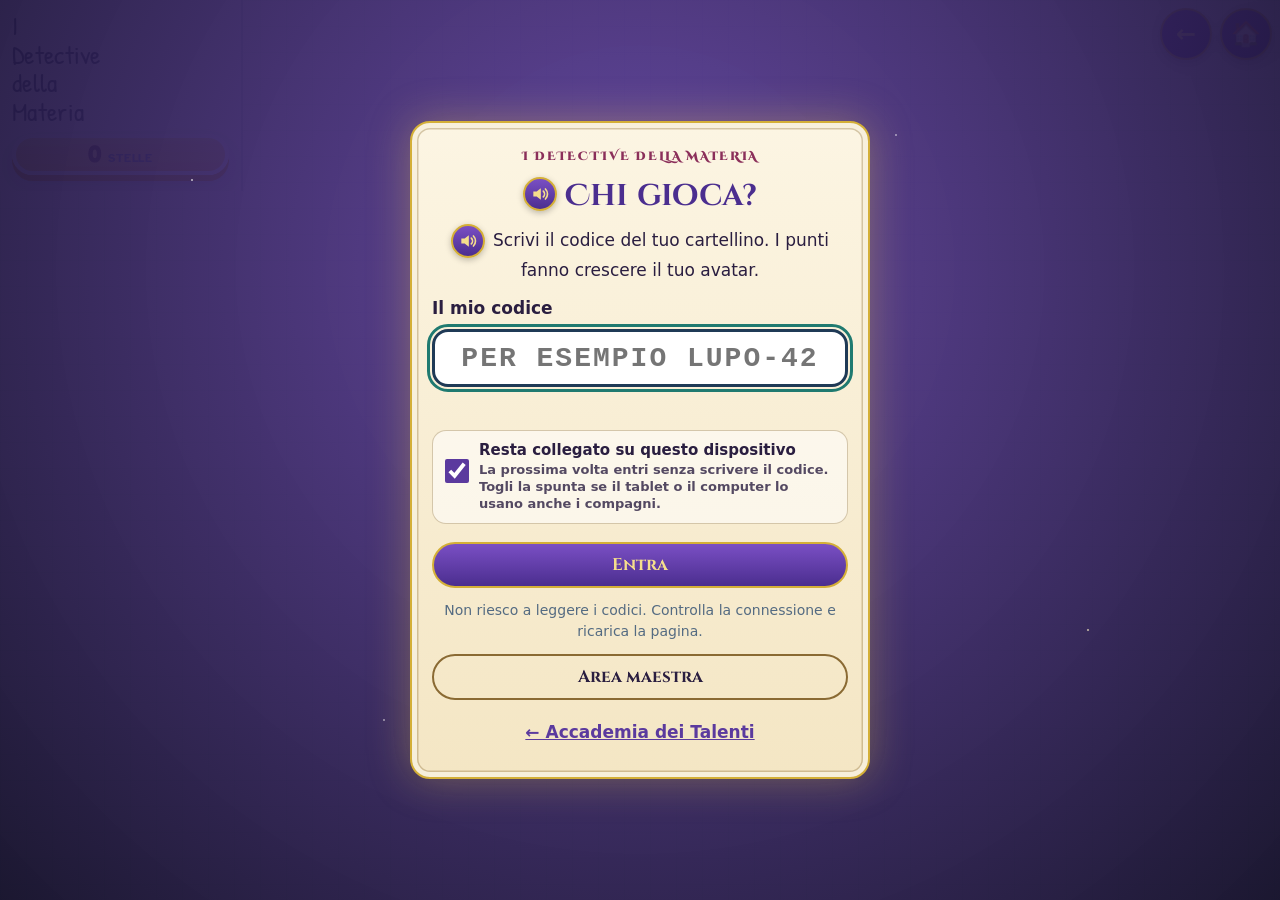
<file: materia.html>
<!doctype html><html lang="it" data-theme="light"><head><meta charset="utf-8"><meta name="color-scheme" content="light only"><link rel="manifest" href="manifest.webmanifest"><meta name="theme-color" content="#5B3F99"><meta name="mobile-web-app-capable" content="yes"><meta name="apple-mobile-web-app-capable" content="yes"><link rel="apple-touch-icon" href="img/app-192.png"><meta http-equiv="Cache-Control" content="no-cache"><meta name="viewport" content="width=device-width,initial-scale=1,viewport-fit=cover">
<title>I Detective della Materia</title>
<link rel="preconnect" href="https://fonts.googleapis.com">
<link rel="preconnect" href="https://fonts.gstatic.com" crossorigin>
<link rel="stylesheet" href="https://fonts.googleapis.com/css2?family=Atkinson+Hyperlegible:wght@400;700&family=Fredoka:wght@500;600;700&family=Patrick+Hand&display=swap">
<link rel="stylesheet" href="cuccioli.css?v=1127o">
<link rel="stylesheet" href="land.css?v=1127o">
<link rel="stylesheet" href="lab.css">
<style>
/* esperimenti */
.exps{display:grid;gap:16px}
@media(min-width:900px){.exps{grid-template-columns:repeat(3,1fr)}}
.exp{display:grid;gap:12px;align-content:start}
.exp h3{font-size:28px}
.exp .need{font-size:14px;color:var(--muted)}
.exp svg.scene{width:100%;max-width:300px;height:auto;margin:0 auto;display:block;background:var(--surface2);border-radius:16px}
.fb li.locked{color:var(--muted)}
.exp .done{justify-self:start;font-size:13px;font-weight:700;padding:3px 10px;border-radius:999px;background:var(--good-soft);color:var(--good)}
.mv{transition:transform 1.1s cubic-bezier(.5,0,.3,1)}
.fade{transition:opacity .8s .7s}
.rot{transform-box:view-box;transform-origin:150px 70px;transition:transform 1.2s cubic-bezier(.4,1.4,.5,1)}
.grow{transform-box:fill-box;transform-origin:50% 0%;transition:transform 1.1s}
</style>
<link rel="stylesheet" href="gioco.css?v=1">
</head><body>

<header>
  <svg class="deco" viewBox="0 0 200 170" aria-hidden="true">
    <g fill="none" stroke="#12424F" stroke-width="5" stroke-linecap="round">
      <path d="M120 30h30M127 30v40l-28 58a10 10 0 0 0 9 14h54a10 10 0 0 0 9-14l-28-58V30"/>
    </g>
    <path d="M110 112h70l9 18a8 8 0 0 1-7 12h-74a8 8 0 0 1-7-12z" fill="#2E9C8F" opacity=".75"/>
    <circle cx="140" cy="100" r="5" fill="#2E9C8F"/><circle cx="152" cy="86" r="3.5" fill="#2E9C8F"/>
    <circle cx="62" cy="70" r="34" fill="#D3E8E6" stroke="#12424F" stroke-width="6"/>
    <path d="M86 96l32 34" stroke="#12424F" stroke-width="12" stroke-linecap="round"/>
    <path d="M48 56q10-12 26-6" fill="none" stroke="#fff" stroke-width="5" stroke-linecap="round"/>
  </svg>
  <div class="wrap">
    <div class="top">
      <div>
        <p class="eyebrow">Scienze · Classe terza</p>
        <h1>I Detective della Materia</h1>
        <p class="lead">Scopri che cos'è la materia e di che cosa sono fatte le cose.</p>
      </div>
    </div>
    <div class="board">
      <div class="stars"><b id="stars">0</b><small>stelle</small></div>
      <ul class="badges" id="badges" aria-label="Badge"></ul>
    </div>
    <div id="cq-chip"></div>
    <div class="who" id="who" hidden><span>Detective: <b id="who-name"></b></span><button class="link" id="switch" type="button">Cambia alunno</button><a class="link" href="index.html">Accademia dei Talenti</a></div>
  </div>
</header>

<nav aria-label="Sezioni" hidden>
  <div class="wrap"><div class="tabs">
    <a href="#lezione" data-teacher hidden>Lezione</a>
    <a href="#caso">Il caso</a>
    <a href="#indagini">Indagini</a>
    <a href="#esperimenti">Esperimenti</a>
    <a href="#valuta">Come è andata?</a>
  </div></div>
</nav>

<main class="wrap" hidden>

<!-- LEZIONE (solo maestra) -->
<section class="view" id="sec-lezione" hidden>
  <div class="panel">
    <p class="eyebrow">Scheda attività · Che cos'è la materia</p>
    <h2>I Detective della Materia: il mistero della scatola vuota</h2>
    <dl class="facts">
      <div><dt>Metodologia attiva</dt><dd>Gamification e indagine scientifica (inquiry), con Cooperative Learning: squadre di 4 detective con ruoli a rotazione (capo detective, scienziato, segretario, portavoce).</dd></div>
      <div><dt>Durata</dt><dd>3 minuti di aggancio, 6 micro-step e 3 minuti di chiusura (circa 70 minuti). Meglio in due lezioni: la prima con materia ed esperimenti (micro-step 1–3), la seconda con materiali, origine e rifiuti (micro-step 4–6).</dd></div>
      <div><dt>Obiettivi</dt><dd>Capire che la materia è tutto ciò che occupa spazio e ha un peso; riconoscere ciò che non è materia (luce, suono, emozioni); scoprire che anche l'aria è materia; riconoscere i materiali e la loro origine naturale o artificiale.</dd></div>
      <div><dt>Materiali</dt><dd>Una scatola chiusa con l'etichetta «Top secret», palloncini, una gruccia e spago, bicchieri trasparenti, sassi, una bacinella d'acqua, fazzoletti di carta, un righello, oggetti di legno, metallo, plastica e vetro (il vetro lo maneggia solo la maestra), quattro ceste.</dd></div>
      <div><dt>Collegamenti</dt><dd>Matematica (misurare il livello dell'acqua con il righello, confrontare pesi), Tecnologia (oggetti e materiali, riciclo), Arte (collage materico), Musica (il suono non è materia; strumenti di legno e metallo), Scienze motorie (staffetta dei materiali).</dd></div>
      <div><dt>Libro di testo</dt><dd>Pagine 132–134: la materia e le sue caratteristiche, sostanze naturali e artificiali, materia organica e inorganica, i rifiuti nei bidoni ed Educazione civica «Le 3 R». L'app usa le stesse parole e gli stessi esempi del libro.</dd></div>
      <div><dt>Nell'app</dt><dd>Il caso (introduzione per i bambini), cinque indagini a carte (materia, materiali, naturale o artificiale, organica o inorganica, nel bidone giusto), tre esperimenti animati e la scheda di autovalutazione. Le stelle fanno crescere l'avatar in Scienze.</dd></div>
    </dl>
  </div>
  <div class="panel">
    <p class="eyebrow">L'aggancio · 3 minuti</p>
    <h3>La scatola «Top secret»</h3>
    <p>La maestra entra con una scatola chiusa e la scuote: non si sente nulla. «Il preside dice che è vuota. Io dico che dentro c'è qualcosa che non si vede, ma che occupa spazio e ha un peso.» Ogni squadra ha un minuto per scrivere la sua ipotesi sulla mini lavagna. Al tre si alzano le lavagne; la maestra apre la scatola, ci soffia dentro un palloncino e lo gonfia con l'aria della scatola: «L'avete trovata?». Il mistero si risolve nella scheda Esperimenti.</p>
  </div>
  <div class="panel">
    <p class="eyebrow">Svolgimento a micro-step</p>
    <ol class="lsteps">
      <li class="lstep"><div class="mins"><b>10</b><small>min</small></div><div><span class="chip">Movimento</span><h3>Caccia alla materia</h3><p>Ogni squadra ha 3 minuti per toccare in aula cinque cose diverse e scriverle sul taccuino. Poi si gioca a «Statua»: la maestra nomina qualcosa (il banco, la musica, l'aria, la luce); se è materia si salta a piedi uniti, se non lo è ci si ferma a statua. Chi sbaglia spiega il perché insieme alla squadra.</p><div class="row"><button class="btn ghost" type="button" data-timer="10">Timer <span>10 min</span></button></div></div></li>
      <li class="lstep"><div class="mins"><b>10</b><small>min</small></div><div><span class="chip">Riflessione</span><h3>La regola del detective</h3><p>Si scrive sul cartellone la regola: «La materia è tutto ciò che occupa spazio e ha un peso». Alla LIM si apre l'indagine «Materia o no?»: a turno ogni squadra sceglie il gruppo giusto e il portavoce legge la spiegazione. Attenzione alle carte trappola: l'aria, il vento, la nuvola.</p><div class="row"><button class="btn ghost" type="button" data-timer="10">Timer <span>10 min</span></button></div></div></li>
      <li class="lstep"><div class="mins"><b>15</b><small>min</small></div><div><span class="chip">Esperimento</span><h3>Tre prove per la scatola</h3><p>Tre postazioni, cinque minuti ciascuna. <b>Il sasso nel bicchiere</b>: si segna con il pennarello il livello dell'acqua, si mette il sasso, si misura con il righello quanto è salita. <b>Il fazzoletto che non si bagna</b>: un fazzoletto appallottolato in fondo al bicchiere, si spinge il bicchiere capovolto e dritto nella bacinella: il fazzoletto resta asciutto. <b>La bilancia dei palloncini</b>: due palloncini sgonfi appesi alle estremità di una gruccia in equilibrio; se ne gonfia uno e si riappende: la gruccia si inclina. Dopo ogni prova, la squadra risponde alla domanda nella scheda Esperimenti.</p><div class="row"><button class="btn ghost" type="button" data-timer="15">Timer <span>15 min</span></button></div></div></li>
      <li class="lstep"><div class="mins"><b>10</b><small>min</small></div><div><span class="chip">Movimento</span><h3>La staffetta dei materiali</h3><p>In palestra o in corridoio, quattro ceste: legno, metallo, plastica, vetro (per il vetro si usano carte con il disegno). A staffetta, un detective per volta corre alla scatola degli oggetti, ne prende uno e lo porta nella cesta giusta. Alla fine si controlla insieme e si verifica alla LIM con l'indagine «Che materiale è?».</p><div class="row"><button class="btn ghost" type="button" data-timer="10">Timer <span>10 min</span></button></div></div></li>
      <li class="lstep"><div class="mins"><b>8</b><small>min</small></div><div><span class="chip">Riflessione</span><h3>Da dove viene?</h3><p>Con il libro a pagina 132: le sostanze naturali (oro, lana, legno) si trovano in natura; quelle artificiali (vetro, plastica, cemento, carta, acciaio, gomma) le producono gli esseri umani. Poi pagina 133: la materia organica compone gli esseri viventi, quella inorganica i non viventi. Indagini «Naturale o artificiale?» e «Organica o inorganica?» nell'app; la domanda del libro «Guarda nel tuo zaino: ci sono sostanze naturali?» diventa una caccia di un minuto.</p><div class="row"><button class="btn ghost" type="button" data-timer="8">Timer <span>8 min</span></button></div></div></li>
      <li class="lstep"><div class="mins"><b>10</b><small>min</small></div><div><span class="chip">Movimento</span><h3>Nel bidone giusto (Educazione civica)</h3><p>Quattro cerchi colorati a terra come i bidoni del libro: verde vetro, giallo plastica, blu carta, marrone organico. Staffetta del riciclo con le immagini dei rifiuti di pagina 133, poi verifica alla LIM con l'indagine «Nel bidone giusto». Si chiude con le 3 R di pagina 134: ogni squadra scrive un'idea per ridurre, una per riusare e una per riciclare. Può diventare la seconda lezione.</p><div class="row"><button class="btn ghost" type="button" data-timer="10">Timer <span>10 min</span></button></div></div></li>
    </ol>
    <p><b>Chiusura (3 minuti).</b> Ogni bambino compila la scheda «Come è andata?» sul tablet o su carta. Il portavoce di ogni squadra dice la frase «Oggi ho scoperto che…».</p>
  </div>
  <div class="cols">
    <div class="panel"><p class="eyebrow">Gamification</p><h3>Stelle, badge e distintivo</h3>
      <ul class="tight">
        <li><b>Stelle:</b> ogni indagine vale fino a 3 stelle (si guadagnano migliorando il record); ogni esperimento 2 stelle se la risposta è giusta al primo colpo, 1 stella altrimenti; 2 stelle per l'autovalutazione.</li>
        <li><b>Badge:</b> Primo indizio, Occhio di lince, Sperimentatore, Esperto dei materiali, Amico dell'ambiente, Detective della Materia, Detective riflessivo.</li>
        <li><b>Punti squadra:</b> sul cartellone, un timbro a forma di lente per ogni prova superata dalla squadra.</li>
        <li><b>Missione speciale (libro p. 134, «Tocca a te!»):</b> porta da casa un materiale da riciclare e inventa con la squadra un modo per dargli nuova vita.</li>
      </ul></div>
    <div class="panel"><p class="eyebrow">Imprevisti</p><h3>Pesca una carta</h3>
      <div class="imp" id="imp"><b>Pronti a indagare?</b><span>Ogni imprevisto cambia le regole per un minuto.</span></div>
      <div class="row"><button class="btn" id="draw" type="button">Pesca un imprevisto</button></div></div>
  </div>
  <div class="cols">
    <div class="panel"><p class="eyebrow">Variante di movimento</p><h3>La materia con il corpo</h3>
      <ul class="tight">
        <li><b>Il bicchiere umano:</b> una corda chiusa a cerchio è il bicchiere, i bambini dentro sono l'acqua. Quando entrano due compagni «sasso», l'acqua non ci sta più e qualcuno deve uscire: il sasso occupa spazio.</li>
        <li><b>Statua o salto:</b> materia si salta, non materia si sta immobili (si gioca anche in palestra con la musica).</li>
        <li><b>Staffetta dei materiali:</b> come nel micro-step 4, con il tempo cronometrato e il record della classe da battere.</li>
        <li><b>La bilancia vivente:</b> due bambini a braccia aperte sono i piatti; la maestra appoggia oggetti leggeri e pesanti nelle loro mani e la classe indovina da che parte «pende» la bilancia.</li>
      </ul></div>
    <div class="panel"><p class="eyebrow">Attenzione a tutti</p><h3>Per sostenere chi ha bisogno</h3>
      <ul class="tight">
        <li>Ogni carta ha un'immagine grande e una frase breve, da leggere anche insieme al compagno.</li>
        <li>Dopo ogni risposta, giusta o sbagliata, l'app spiega il perché.</li>
        <li>Negli esperimenti si può riprovare finché si trova la risposta: la prima volta vale di più, ma nessuno resta indietro.</li>
        <li>Le stelle arrivano migliorando il proprio record, non battendo i compagni.</li>
      </ul></div>
  </div>
  <div class="row"><a class="btn" href="#caso">Apri il caso</a><a class="btn ghost" href="#valuta">Scheda di autovalutazione</a></div>
</section>

<!-- IL CASO -->
<section class="view" id="sec-caso" hidden>
  <div class="panel">
    <p class="eyebrow">Fascicolo n. 1</p>
    <h2>Il mistero della scatola vuota</h2>
    <p class="lead">La scatola sembra vuota. Ma è davvero vuota? Indaga!</p>
    <div class="fb info"><b class="t">La regola del detective</b><ul><li>La <b>materia</b> è tutto ciò che <b>occupa spazio</b> e <b>ha un peso</b>.</li><li data-rule="2">Sono materia il tuo banco, l'acqua, il tuo corpo… e anche l'<b>aria</b>!</li><li data-rule="3">Non sono materia la luce, il suono, i sogni e le emozioni: li senti, ma non occupano spazio e non si pesano.</li><li>La materia ha delle <b>caratteristiche</b>: può essere pesante o leggera, resistente o fragile, dura o morbida, liscia o ruvida, impermeabile o capace di assorbire l'acqua.</li><li>Ci sono <b>sostanze naturali</b> (oro, lana, legno) e <b>artificiali</b>, prodotte dall'uomo (vetro, plastica, cemento, carta, acciaio, gomma).</li><li>La <b>materia organica</b> compone gli esseri viventi; la <b>materia inorganica</b> compone i non viventi.</li></ul></div>
    <ol class="tight">
      <li>Fai le <b>Indagini</b>: metti ogni carta nel gruppo giusto, fino ai rifiuti nel bidone giusto.</li>
      <li>Prova gli <b>Esperimenti</b>: scopri che cosa c'era nella scatola.</li>
      <li>Alla fine racconta <b>Come è andata</b>.</li>
    </ol>
    <div class="row"><a class="btn" href="#indagini">Inizia le indagini</a><a class="btn ghost" href="#esperimenti">Vai agli esperimenti</a></div>
  </div>
</section>

<!-- INDAGINI -->
<section class="view" id="sec-indagini" hidden>
  <div class="panel">
    <p class="eyebrow">Le indagini</p>
    <h2>Metti ogni carta nel gruppo giusto</h2>
    <div id="sort"></div>
  </div>
</section>

<!-- ESPERIMENTI -->
<section class="view" id="sec-esperimenti" hidden>
  <div class="panel">
    <p class="eyebrow">Il laboratorio</p>
    <h2>Tre prove per la scatola</h2>
    <p class="lead">Premi il pulsante, guarda e rispondi.</p>
  </div>
  <div class="exps" id="exps"></div>
  <div class="panel" id="exp-rule" hidden></div>
</section>

<!-- VALUTAZIONE -->
<section class="view" id="sec-valuta" hidden>
  <div class="panel">
    <p class="eyebrow">Scheda di autovalutazione</p>
    <h2>Come è andata l'indagine?</h2>
    <p class="lead">Scegli il gradino giusto per te. Non ci sono risposte sbagliate.</p>
    <form id="vform" autocomplete="off">
      <div id="vitems"></div>
      <fieldset class="item"><legend>Che cosa mi è piaciuto di più?</legend><div class="likes" id="vlikes"></div></fieldset>
    </form>
    <div class="row"><button class="btn" id="v-done" type="button" disabled>Ho finito</button></div>
    <div class="summary" id="v-sum" hidden></div>
  </div>
</section>

<p class="foot">Le stelle fanno crescere il tuo avatar dell'Accademia dei Talenti in Scienze.</p>
</main>

<script src="config.js"></script>
<script src="registro.js"></script>
<script src="cuccioli.js?v=1127o"></script>
<script src="lab.js"></script>
<script>
(function(){
"use strict";
const L=window.Lab,$=L.$,$$=L.$$,esc=L.esc;
const SI={k:"si",t:"È materia",d:"occupa spazio e ha un peso",i:"⚖️",c:"#1F7A70"},NO={k:"no",t:"Non è materia",d:"non occupa spazio, non si pesa",i:"✨",c:"#A3477A"};
const LEG={k:"legno",t:"Legno",i:"🪵",c:"#8A5A2B"},MET={k:"metallo",t:"Metallo",i:"🔩",c:"#5B6B7A"},PLA={k:"plastica",t:"Plastica",i:"🧴",c:"#C2335E"},VET={k:"vetro",t:"Vetro",i:"🔍",c:"#2F7FA0"};
const ORG={k:"org",t:"Materia organica",d:"compone gli esseri viventi",i:"🌱",c:"#3F8A50"},INO={k:"ino",t:"Materia inorganica",d:"compone i non viventi",i:"🪨",c:"#B0652A"};
const BV={k:"vetro",t:"Vetro",i:"🟢",c:"#2E8B3E"},BP={k:"plastica",t:"Plastica",i:"🟡",c:"#B08A00"},BC={k:"carta",t:"Carta",i:"🔵",c:"#2160B0"},BO={k:"organico",t:"Organico",i:"🟤",c:"#7A4B2A"};
const NAT={k:"nat",t:"Naturale",d:"si trova in natura",i:"🌿",c:"#3F8A50"},ART={k:"art",t:"Artificiale",d:"lo fa l'uomo trasformando",i:"🏭",c:"#B0652A"};
const SETS={
  materia:{t:"Materia o no?",d:"Occupa spazio e ha un peso?",ask:"Questa cosa è materia? Tocca il gruppo giusto.",emo:"🔎",c:"#D3E8E6",n:8,
    move:"Tutti in piedi: la maestra dice una parola. Se è materia saltate a piedi uniti, se non lo è restate fermi come statue.",bins:[SI,NO],items:[
    {t:"Un sasso",i:"🪨",a:"si",w:"Occupa spazio e ha un peso: lo senti nella mano."},
    {t:"L'acqua del bicchiere",i:"💧",a:"si",w:"Riempie il bicchiere e la bilancia la pesa."},
    {t:"L'aria nel palloncino",i:"🎈",a:"si",w:"Non la vedi, ma gonfia il palloncino: occupa spazio e ha un peso."},
    {t:"Una nuvola",i:"☁️",a:"si",w:"È fatta di tantissime goccioline d'acqua: è materia."},
    {t:"Una mela",i:"🍎",a:"si",w:"Occupa spazio nel cestino e ha un peso."},
    {t:"Il mio corpo",i:"🧍",a:"si",w:"Anche tu sei materia: occupi spazio e la bilancia ti pesa."},
    {t:"La sabbia della clessidra",i:"⏳",a:"si",w:"Ogni granello occupa un pochino di spazio e ha un peso."},
    {t:"Il vento",i:"💨",a:"si",w:"Il vento è aria che si muove: è materia, infatti spinge le vele e le foglie."},
    {t:"La luce della torcia",i:"🔦",a:"no",w:"La luce illumina, ma non occupa spazio e non si può pesare."},
    {t:"Il suono della campanella",i:"🔔",a:"no",w:"Il suono si sente, ma non si può mettere sulla bilancia."},
    {t:"Un sogno",i:"💭",a:"no",w:"I sogni sono nella nostra mente: non occupano spazio."},
    {t:"La felicità",i:"😊",a:"no",w:"È un'emozione: la provi, ma non ha un peso."},
    {t:"L'ombra dell'albero",i:"🌳",a:"no",w:"L'ombra è solo un posto dove la luce non arriva: non è materia. L'albero sì!"},
    {t:"L'arcobaleno",i:"🌈",a:"no",w:"È luce colorata: non si può prendere né pesare."},
    {t:"Un'idea",i:"💡",a:"no",w:"Le idee non occupano spazio e non pesano. La lampadina invece è materia!"}]},
  materiali:{t:"Che materiale è?",d:"Legno, metallo, plastica o vetro",ask:"Di che materiale è fatto questo oggetto?",emo:"🧰",c:"#F4E3C8",n:8,
    move:"Staffetta: la maestra dice un oggetto, la squadra corre a toccare in aula qualcosa fatto dello stesso materiale.",bins:[LEG,MET,PLA,VET],items:[
    {t:"La forchetta",i:"🍴",a:"metallo",w:"È dura, lucida e fredda al tatto: è di metallo."},
    {t:"La chiave",i:"🔑",a:"metallo",w:"È di metallo: resistente e non si rompe nella serratura."},
    {t:"La graffetta",i:"📎",a:"metallo",w:"È un filo di metallo: la calamita la attira."},
    {t:"La lattina",i:"🥫",a:"metallo",w:"È di metallo sottile: si ricicla con le lattine."},
    {t:"La moneta",i:"🪙",a:"metallo",w:"Le monete sono di metallo."},
    {t:"La matita",i:"✏️",a:"legno",w:"Fuori è di legno; dentro c'è la mina che scrive."},
    {t:"Il ceppo del camino",i:"🪵",a:"legno",w:"È un pezzo di tronco: legno."},
    {t:"Il violino",i:"🎻",a:"legno",w:"Il violino è costruito in legno: per questo suona così caldo."},
    {t:"Il cucchiaio della nonna per il sugo",i:"🥄",a:"legno",w:"Il mestolo per il sugo è di legno: non scotta in mano."},
    {t:"Il flacone dello shampoo",i:"🧴",a:"plastica",w:"È leggero, si schiaccia e non si rompe: è di plastica."},
    {t:"Il secchiello da spiaggia",i:"🪣",a:"plastica",w:"È di plastica colorata: leggera e resistente all'acqua."},
    {t:"Lo spazzolino",i:"🪥",a:"plastica",w:"Il manico è di plastica."},
    {t:"Il barattolo della marmellata",i:"🫙",a:"vetro",w:"È trasparente e duro, ma se cade si rompe: è di vetro."},
    {t:"La finestra",i:"🪟",a:"vetro",w:"Il vetro è trasparente: fa passare la luce."},
    {t:"La lampadina",i:"💡",a:"vetro",w:"La lampadina è un bulbo di vetro."},
    {t:"Il bicchiere della nonna",i:"🥃",a:"vetro",w:"È di vetro: trasparente e fragile."}]},
  origine:{t:"Naturale o artificiale?",d:"Da dove viene il materiale?",ask:"Questo materiale si trova in natura o lo fa l'uomo trasformando altri materiali?",emo:"🌿",c:"#DCEFD2",n:8,
    move:"Naturale: braccia in alto come un albero. Artificiale: braccia avanti come un robot che lavora in fabbrica.",bins:[NAT,ART],items:[
    {t:"La lana",i:"🐑",a:"nat",w:"Viene dal vello della pecora: è naturale, di origine animale."},
    {t:"Il legno",i:"🪵",a:"nat",w:"Viene dagli alberi: naturale, di origine vegetale."},
    {t:"Il cotone",i:"🌱",a:"nat",w:"Viene da una pianta, il cotone: naturale, di origine vegetale."},
    {t:"La pietra",i:"🪨",a:"nat",w:"Si trova in natura: è di origine minerale."},
    {t:"L'oro",i:"🥇",a:"nat",w:"L'oro si trova in natura, nelle rocce: è una sostanza naturale."},
    {t:"L'acciaio della pentola",i:"🍳",a:"art",w:"L'acciaio lo produce l'uomo nelle acciaierie, partendo dal ferro."},
    {t:"La gomma delle ruote",i:"🛞",a:"art",w:"La gomma degli pneumatici è prodotta dall'uomo nelle fabbriche."},
    {t:"La sabbia",i:"🏖️",a:"nat",w:"Si trova sulla spiaggia e nel deserto: è naturale, minerale."},
    {t:"Il miele",i:"🍯",a:"nat",w:"Lo producono le api: è naturale, di origine animale."},
    {t:"Il sughero",i:"🍾",a:"nat",w:"È la corteccia di un albero, la quercia da sughero."},
    {t:"La plastica",i:"🧴",a:"art",w:"La fa l'uomo nelle fabbriche, trasformando il petrolio."},
    {t:"Il vetro",i:"🫙",a:"art",w:"L'uomo lo fa sciogliendo la sabbia a temperature altissime."},
    {t:"La carta",i:"📄",a:"art",w:"L'uomo la fa trasformando il legno: è artificiale."},
    {t:"Il mattone",i:"🧱",a:"art",w:"È argilla cotta nella fornace dall'uomo."},
    {t:"Il cartone",i:"📦",a:"art",w:"Si fa con la carta, cioè con il legno trasformato."},
    {t:"Il cemento",i:"🏗️",a:"art",w:"Si fa nelle fabbriche cuocendo e macinando pietre e argilla."}]},
  organica:{t:"Organica o inorganica?",d:"Viene da un essere vivente o no?",ask:"Questa materia compone un essere vivente o un non vivente?",emo:"🍃",c:"#E3F0D6",n:8,
    move:"Organica: muovetevi come un animale o ondeggiate come una pianta. Inorganica: fermi e duri come una roccia.",bins:[ORG,INO],items:[
    {t:"La pelle",i:"✋",a:"org",w:"La pelle compone il corpo degli esseri viventi: è materia organica."},
    {t:"I peli del gatto",i:"🐈",a:"org",w:"I peli fanno parte di un animale, un essere vivente: materia organica."},
    {t:"Le ossa",i:"🦴",a:"org",w:"Le ossa compongono il corpo degli animali e delle persone: materia organica."},
    {t:"I muscoli",i:"💪",a:"org",w:"I muscoli fanno parte del nostro corpo: materia organica."},
    {t:"Il sangue",i:"🩸",a:"org",w:"Il sangue scorre negli esseri viventi: materia organica."},
    {t:"Le foglie",i:"🍂",a:"org",w:"Le foglie fanno parte delle piante, che sono esseri viventi: materia organica."},
    {t:"Il legno",i:"🪵",a:"org",w:"Il legno viene dagli alberi, esseri viventi: materia organica."},
    {t:"L'acqua",i:"💧",a:"ino",w:"L'acqua non è un essere vivente: è materia inorganica."},
    {t:"L'aria",i:"🌬️",a:"ino",w:"L'aria è materia inorganica: non compone un essere vivente."},
    {t:"La terra",i:"🟫",a:"ino",w:"La terra (il terreno) è materia inorganica."},
    {t:"Il ferro",i:"🔩",a:"ino",w:"Il ferro è un metallo: materia inorganica."},
    {t:"La plastica",i:"🧴",a:"ino",w:"La plastica è materia inorganica."},
    {t:"Il vetro",i:"🫙",a:"ino",w:"Il vetro è materia inorganica."},
    {t:"Il sasso",i:"🪨",a:"ino",w:"Il sasso non è mai stato vivo: materia inorganica."}]},
  rifiuti:{t:"Nel bidone giusto",d:"Vetro, plastica, carta o organico",ask:"In quale bidone va buttato questo rifiuto?",emo:"♻️",c:"#FFF0B8",n:8,
    move:"Staffetta del riciclo: quattro cerchi colorati a terra sono i bidoni. La maestra dice un rifiuto e il corridore salta nel cerchio giusto.",bins:[BV,BP,BC,BO],items:[
    {t:"I gusci delle uova",i:"🥚",a:"organico",w:"Sono avanzi di cibo: vanno nell'organico."},
    {t:"L'arancia ammuffita",i:"🍊",a:"organico",w:"La frutta marcia è organico: diventa terriccio, il compost."},
    {t:"La lisca del pesce",i:"🐟",a:"organico",w:"Gli avanzi di pesce vanno nell'organico."},
    {t:"I gusci dei pistacchi",i:"🥜",a:"organico",w:"Gusci e noccioli vanno nell'organico."},
    {t:"Le bucce delle patate",i:"🥔",a:"organico",w:"Le bucce sono scarti di cibo: organico."},
    {t:"Il sacchetto di carta del pane",i:"🛍️",a:"carta",w:"È di carta pulita: va nella carta."},
    {t:"Il cartone delle uova",i:"📦",a:"carta",w:"Il cartone delle uova è fatto di carta: va nella carta."},
    {t:"Il giornale vecchio",i:"📰",a:"carta",w:"Giornali e riviste vanno nella carta."},
    {t:"Le bottiglie di vetro",i:"🍾",a:"vetro",w:"Le bottiglie di vetro vanno nel vetro, senza il tappo."},
    {t:"Il vasetto della marmellata",i:"🫙",a:"vetro",w:"Il vasetto è di vetro: va nel vetro (il tappo di metallo va tolto)."},
    {t:"I bicchieri di plastica",i:"🥤",a:"plastica",w:"I bicchieri di plastica vanno nella plastica."},
    {t:"La bottiglia dell'acqua minerale",i:"🧴",a:"plastica",w:"Le bottiglie di plastica vanno schiacciate e messe nella plastica."},
    {t:"Il vasetto dello yogurt",i:"🥛",a:"plastica",w:"Il vasetto dello yogurt è di plastica: va sciacquato e messo nella plastica."}]}
};

/* ---------- esperimenti ---------- */
const EXPS=[
  {k:"sasso",t:"Il sasso nel bicchiere",need:"Ti serve: un bicchiere d'acqua, un sasso, un pennarello.",btn:"Metti il sasso nel bicchiere",
   svg:`<svg class="scene" viewBox="0 0 220 220" role="img" aria-label="Un bicchiere con l'acqua e un sasso sopra">
     <defs><clipPath id="cg"><path d="M58 40 L70 196 H150 L162 40Z"/></clipPath></defs>
     <g clip-path="url(#cg)"><rect class="mv" data-w x="40" y="120" width="140" height="160" fill="#7EC3E8" opacity=".85"/></g>
     <line x1="46" y1="120" x2="174" y2="120" stroke="#C2335E" stroke-width="3" stroke-dasharray="7 5"/>
     <text x="178" y="124" font-size="13" fill="#C2335E" font-family="sans-serif">prima</text>
     <path d="M58 40 L70 196 H150 L162 40" fill="none" stroke="#12424F" stroke-width="4" stroke-linejoin="round"/>
     <g class="mv" data-s><ellipse cx="110" cy="22" rx="24" ry="17" fill="#8D8A84" stroke="#12424F" stroke-width="3"/><path d="M98 16q8-6 18-2" stroke="#BDB9B1" stroke-width="3" fill="none"/></g>
   </svg>`,
   act:svg=>{$("[data-s]",svg).style.transform="translateY(152px)";$("[data-w]",svg).style.transform="translateY(-22px)"},
   q:{q:"Perché l'acqua è salita?",o:["Il sasso occupa spazio e spinge su l'acqua","Il sasso fa diventare l'acqua più grande","L'acqua salta perché si è spaventata"],w:"Il sasso è materia: occupa spazio. Dove c'è il sasso non può esserci l'acqua, che sale più in alto. Misura con il righello di quanto è salita!"}},
  {k:"fazzoletto",t:"Il fazzoletto che non si bagna",need:"Ti serve: un bicchiere, un fazzoletto di carta, una bacinella d'acqua.",btn:"Spingi il bicchiere nell'acqua",
   svg:`<svg class="scene" viewBox="0 0 220 220" role="img" aria-label="Un bicchiere capovolto con un fazzoletto sopra una bacinella d'acqua">
     <path d="M14 120 H206 V196 Q206 206 196 206 H24 Q14 206 14 196Z" fill="#7EC3E8" opacity=".85"/>
     <g class="mv" data-g>
       <rect x="72" y="10" width="76" height="92" fill="#F4FBFF"/>
       <rect class="fade" data-in x="72" y="94" width="76" height="8" fill="#7EC3E8" opacity="0"/>
       <path d="M80 12q8 10 20 4t22 6t18-4v16q-10 6-20 2t-20 4t-20-6z" fill="#fff" stroke="#9AA9B2" stroke-width="2"/>
       <path d="M66 102 L72 10 H148 L154 102" fill="none" stroke="#12424F" stroke-width="4" stroke-linejoin="round"/>
       <text class="fade" data-air x="110" y="66" font-size="20" text-anchor="middle" fill="#12424F" font-family="sans-serif" opacity="0">aria</text>
     </g>
     <path d="M14 120 V196 Q14 206 24 206 H196 Q206 206 206 196 V120" fill="none" stroke="#12424F" stroke-width="4"/>
   </svg>`,
   act:svg=>{$("[data-g]",svg).style.transform="translateY(78px)";$("[data-in]",svg).style.opacity="1";$("[data-air]",svg).style.opacity="1"},
   q:{q:"Perché il fazzoletto resta asciutto?",o:["Nel bicchiere c'è l'aria, che occupa spazio e non fa entrare l'acqua","Il fazzoletto è magico e non si bagna mai","L'acqua della bacinella è troppo fredda per entrare"],w:"Il bicchiere non era vuoto: era pieno d'aria. L'aria è materia, occupa spazio e non lascia salire l'acqua fino al fazzoletto. Ecco che cosa c'era nella scatola!"}},
  {k:"bilancia",t:"La bilancia dei palloncini",need:"Ti serve: una gruccia, spago, due palloncini uguali.",btn:"Gonfia il palloncino rosso",
   svg:`<svg class="scene" viewBox="0 0 300 230" role="img" aria-label="Una gruccia in equilibrio con due palloncini sgonfi">
     <path d="M150 10 V40" stroke="#12424F" stroke-width="4"/>
     <g class="rot" data-r>
       <path d="M150 40 l-12 22 h24z" fill="none" stroke="#12424F" stroke-width="4" stroke-linejoin="round"/>
       <rect x="40" y="64" width="220" height="10" rx="5" fill="#8A5A2B"/>
       <path d="M52 74 V112 M248 74 V112" stroke="#12424F" stroke-width="2"/>
       <g class="grow" data-b><path d="M52 112 c-10 0-16 10-16 22s8 24 16 28c8-4 16-16 16-28s-6-22-16-22z" fill="#D2325F" stroke="#12424F" stroke-width="2.5"/></g>
       <path d="M248 112 c-10 0-16 10-16 22s8 24 16 28c8-4 16-16 16-28s-6-22-16-22z" fill="#2F7FD0" stroke="#12424F" stroke-width="2.5"/>
     </g>
     <path d="M30 222 H270" stroke="#12424F" stroke-width="3" stroke-dasharray="6 6" opacity=".4"/>
   </svg>`,
   act:svg=>{$("[data-b]",svg).style.transform="scale(1.9)";setTimeout(()=>{$("[data-r]",svg).style.transform="rotate(-9deg)"},700)},
   q:{q:"Che cosa abbiamo scoperto?",o:["Anche l'aria ha un peso: il palloncino gonfio pesa di più","Il palloncino rosso è più pesante perché è rosso","I palloncini pesano solo quando sono sgonfi"],w:"Il palloncino gonfio contiene più aria. L'aria ha un peso, anche se piccolo, e fa pendere la bilancia da quella parte."}}
];
/* i punti 2 e 3 della regola si scoprono solo dopo i tre esperimenti */
const RULE={};
function ruleOpen(){const S=L.state();return Object.keys(S.exp||{}).length>=3}
function paintRule(){
  const open=ruleOpen()||CQ.teacher();
  $$("[data-rule]").forEach(li=>{const k=li.dataset.rule;if(!RULE[k])RULE[k]=li.innerHTML;
    li.classList.toggle("locked",!open);
    li.innerHTML=open?RULE[k]:'🔒 <i>Questa parte della regola la scoprirai dopo i tre <a href="#esperimenti">esperimenti</a>.</i>'});
  const box=$("#exp-rule");if(!box)return;
  if(ruleOpen()){box.hidden=false;box.innerHTML=`<div class="fb good pop"><b class="t">🔓 Hai scoperto la regola del detective!</b><ul><li>${RULE["2"]}</li><li>${RULE["3"]}</li></ul></div><div class="row"><a class="btn ghost" href="#caso">Rileggi tutta la regola</a></div>`}
  else{const n=Object.keys(L.state().exp||{}).length;box.hidden=false;box.innerHTML=`<p class="lead" style="margin:0">🔒 Completa i tre esperimenti per scoprire il resto della regola del detective. Ne hai fatti ${n} su 3.</p>`}
}
const CQ=window.Cuccioli;
function renderExps(){
  const S=L.state();
  $("#exps").innerHTML=EXPS.map(e=>`<div class="panel exp" data-exp="${e.k}"><h3>${esc(e.t)}</h3>${S.exp[e.k]?'<span class="done">Esperimento riuscito</span>':""}<p class="need">${esc(e.need)}</p>${e.svg}<div class="row"><button class="btn" type="button" data-go>${esc(e.btn)}</button><button class="btn ghost" type="button" data-reset hidden>Rifai</button></div><div class="eq"></div></div>`).join("");
  $$("[data-exp]").forEach(box=>{
    const e=EXPS.find(x=>x.k===box.dataset.exp),svg=$("svg",box);
    $("[data-go]",box).addEventListener("click",ev=>{
      ev.currentTarget.disabled=true;e.act(svg);
      setTimeout(()=>{$("[data-reset]",box).hidden=false;L.mcq($(".eq",box),e.q,first=>{
        const S=L.state();
        if(!S.exp[e.k]){S.exp[e.k]=first?2:1;L.save();L.add(first?2:1);L.toast(first?"Esperimento riuscito al primo colpo: due stelle!":"Esperimento riuscito: una stella!")}
        else L.checkBadges();
        const was=$("#exp-rule .fb.good");paintRule();if(!was&&ruleOpen()){L.fanfare();$("#exp-rule").scrollIntoView({behavior:"smooth",block:"center"})}
      })},1500);
    });
    $("[data-reset]",box).addEventListener("click",()=>renderExps());
  });
}

const n7=(S,k)=>(S.best[k]||0)>=7;
L.init({
  key:"detective-materia-v1",col:"materia",subj:"sci",src:"materia",title:"I Detective della Materia",
  tabs:["lezione","caso","indagini","esperimenti","valuta"],home:"caso",sets:SETS,
  badges:[
    {id:"indizio",n:"Primo indizio",d:"Completa la prima indagine",ok:S=>Object.keys(S.rounds).length>=1},
    {id:"lince",n:"Occhio di lince",d:"8 su 8 in un'indagine",ok:S=>Object.keys(S.best).some(k=>S.best[k]>=8)},
    {id:"sperim",n:"Sperimentatore",d:"Completa i tre esperimenti",ok:S=>Object.keys(S.exp).length>=3},
    {id:"esperto",n:"Esperto dei materiali",d:"Almeno 7 su 8 in materiali, naturale o artificiale, organica o inorganica",ok:S=>n7(S,"materiali")&&n7(S,"origine")&&n7(S,"organica")},
    {id:"ambiente",n:"Amico dell'ambiente",d:"Almeno 7 su 8 nel bidone giusto",ok:S=>n7(S,"rifiuti")},
    {id:"detective",n:"Detective della Materia",d:"Almeno 7 su 8 in tutte le indagini e i tre esperimenti",ok:S=>["materia","materiali","origine","organica","rifiuti"].every(k=>n7(S,k))&&Object.keys(S.exp).length>=3},
    {id:"riflessivo",n:"Detective riflessivo",d:"Compila la scheda di autovalutazione",ok:S=>S.valuta.done}
  ],
  vq:["So spiegare che cos'è la materia: occupa spazio e ha un peso (anche l'aria!).","So riconoscere che cosa è materia e che cosa non lo è.","So dire di che materiale è fatto un oggetto.","So dire se una sostanza è naturale o artificiale.","So distinguere la materia organica da quella inorganica.","So mettere i rifiuti nel bidone giusto.","Ho collaborato con la mia squadra di detective."],
  likes:["Materia o no?","Gli esperimenti","Che materiale è?","Naturale o artificiale?","Organica o inorganica?","Nel bidone giusto"],
  imprevisti:[["Blackout!","Si spengono le luci (per finta): la prossima risposta si dà solo a gesti."],["Indizio doppio","La prossima risposta giusta vale due timbri per la squadra."],["Detective muto","Il portavoce cambia: parla il compagno più silenzioso della squadra."],["Prova del peso","Tutti prendono in mano due oggetti e dicono quale pesa di più, poi si controlla con la bilancia."],["Caccia lampo","In 30 secondi ogni squadra tocca un oggetto di metallo, uno di legno e uno di plastica."],["Scambio di squadra","Il segretario di ogni squadra passa alla squadra vicina per la prossima prova."]],
  onEnter:()=>{},
  onRoute:h=>{paintRule();if(h==="indagini")L.sortChooser($("#sort"),["materia","materiali","origine","organica","rifiuti"]);if(h==="esperimenti")renderExps()}
});
})();
</script>
<script src="land.js?v=1127o"></script>
</body></html>
</file>
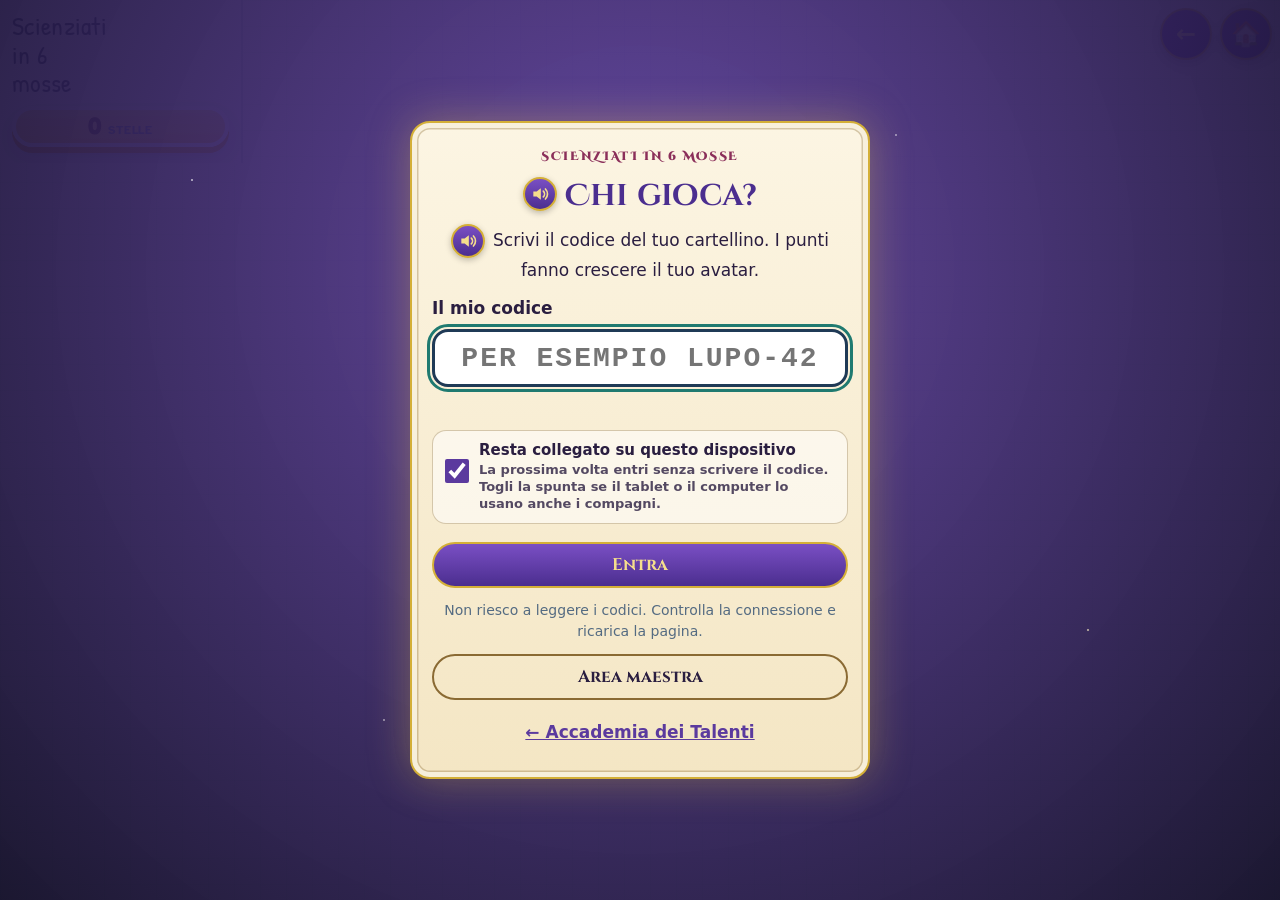
<file: metodo.html>
<!doctype html><html lang="it" data-theme="light"><head><meta charset="utf-8"><meta name="color-scheme" content="light only"><link rel="manifest" href="manifest.webmanifest"><meta name="theme-color" content="#5B3F99"><meta name="mobile-web-app-capable" content="yes"><meta name="apple-mobile-web-app-capable" content="yes"><link rel="apple-touch-icon" href="img/app-192.png"><meta http-equiv="Cache-Control" content="no-cache"><meta name="viewport" content="width=device-width,initial-scale=1,viewport-fit=cover">
<title>Scienziati in 6 mosse</title>
<link rel="preconnect" href="https://fonts.googleapis.com">
<link rel="preconnect" href="https://fonts.gstatic.com" crossorigin>
<link rel="stylesheet" href="https://fonts.googleapis.com/css2?family=Atkinson+Hyperlegible:wght@400;700&family=Fredoka:wght@500;600;700&family=Patrick+Hand&display=swap">
<link rel="stylesheet" href="cuccioli.css?v=1127o">
<link rel="stylesheet" href="land.css?v=1127o">
<link rel="stylesheet" href="lab.css">
<style>
/* colori del quaderno: azzurro come la scheda del libro */
:root{--mb:#1BA7E1;--mb-d:#0B6E99;--mb-soft:#E3F4FC}
.moves{display:grid;gap:12px;grid-template-columns:repeat(auto-fit,minmax(250px,1fr))}
.mv{display:grid;grid-template-columns:auto 1fr;gap:12px;align-items:start;padding:14px;border-radius:18px;border:2px solid var(--mb);background:var(--surface)}
.mv .n{display:grid;place-items:center;width:46px;height:46px;border-radius:12px;border:2.5px solid var(--mb);color:var(--mb-d);font:700 24px/1 var(--font-display);background:var(--mb-soft)}
.mv h3{color:var(--mb-d);font-size:26px}
.mv .gq{margin:4px 0 0;font-weight:700}
.mv .gd{margin:4px 0 0;color:var(--muted)}
.mv .gg{margin:8px 0 0;font-size:15px;background:var(--warn-soft);border-radius:10px;padding:6px 10px}
.mv .ic{font-size:22px}
/* ordina le mosse */
.oline{list-style:none;margin:0 0 12px;padding:0;display:grid;gap:8px;counter-reset:o}
.oline li{display:grid;grid-template-columns:44px 1fr;gap:12px;align-items:center;padding:10px 12px;border-radius:14px;border:2px solid var(--good);background:var(--good-soft);counter-increment:o}
.oline li::before{content:counter(o);display:grid;place-items:center;width:40px;height:40px;border-radius:50%;background:var(--good);color:#fff;font:700 20px var(--font-display)}
.oline li b{font:400 24px/1.1 var(--font-hand)}
.opool{display:grid;gap:8px;grid-template-columns:repeat(auto-fit,minmax(200px,1fr))}
.ocard{appearance:none;display:grid;grid-template-columns:auto 1fr;gap:10px;align-items:center;text-align:left;padding:12px 14px;border-radius:16px;border:2px solid var(--mb);background:var(--surface);color:var(--ink);font:inherit;cursor:pointer;min-height:70px}
.ocard .emo{font-size:32px}.ocard b{font:400 24px/1.1 var(--font-hand)}
.ocard.wrong{border-color:var(--bad);background:var(--bad-soft)}
/* scheda come nel libro */
.mys{display:grid;gap:10px;grid-template-columns:repeat(auto-fit,minmax(200px,1fr))}
.my{appearance:none;display:grid;gap:4px;text-align:left;padding:14px;border-radius:16px;border:2px solid var(--line);background:var(--surface);color:var(--ink);font:inherit;cursor:pointer}
.my .emo{font-size:34px}.my b{font:400 26px/1.05 var(--font-hand)}.my span{color:var(--muted);font-size:15px}
.my[aria-pressed="true"]{border-color:var(--mb);background:var(--mb-soft);box-shadow:0 0 0 3px var(--mb)}
.sheet{margin-top:16px;border-radius:18px;background:var(--mb-soft);border:2px solid var(--mb);padding:14px;position:relative}
.sheet .head{display:flex;flex-wrap:wrap;gap:6px 18px;font-weight:700;padding:6px 4px 12px;border-bottom:2px dotted var(--mb)}
.sheet .head span b{font-weight:400;font-family:var(--font-hand);font-size:22px;color:var(--mb-d)}
.sheet .ribbon{display:inline-block;margin:12px 0 10px;padding:6px 18px;background:var(--mb);color:#fff;font:400 26px/1 var(--font-hand);border-radius:6px 18px 0 0}
.boxes{display:grid;gap:12px;grid-template-columns:repeat(auto-fit,minmax(280px,1fr))}
.box{background:#fff;color:#1D3640;border-radius:12px;padding:12px;display:grid;gap:8px;border:2px solid transparent}
.box.done{border-color:var(--good)}
.box .bh{display:flex;align-items:center;gap:8px}
.box .bn{display:grid;place-items:center;width:32px;height:32px;border:2px solid var(--mb);border-radius:6px;color:var(--mb-d);font:700 18px/1 var(--font-display)}
.box .bt{font:400 24px/1 var(--font-hand);color:var(--mb-d)}
.box .bi{margin-left:auto;font-size:24px}
.box .bq{margin:0;font-weight:700}
.box textarea{width:100%;min-height:96px;resize:vertical;border-radius:10px;border:2px solid #BFDFF0;padding:8px 10px;font:400 22px/1.3 var(--font-hand);color:#1D3640;background:repeating-linear-gradient(#fff 0 30px,#D9EEF8 30px 31px)}
.box textarea:focus{outline:3px solid var(--mb);outline-offset:1px}
.starters{display:flex;flex-wrap:wrap;gap:6px}
.starters button{appearance:none;border:1.5px solid var(--mb);background:var(--mb-soft);color:var(--mb-d);border-radius:99px;padding:6px 12px;font:700 14px/1.1 var(--font-body);cursor:pointer;min-height:36px}
.hintb{appearance:none;justify-self:start;border:0;background:none;color:var(--mb-d);font:700 14px var(--font-body);text-decoration:underline;cursor:pointer;padding:4px 0}
.hintt{margin:0;font-size:15px;background:var(--warn-soft);border-radius:10px;padding:8px 10px}
.ttl{display:grid;gap:4px;margin:12px 0 0;font-weight:700}.ttl input{min-height:46px;border-radius:10px;border:2px solid #BFDFF0;padding:6px 12px;font:400 24px/1.2 var(--font-hand);color:#1D3640;background:#fff}
.prog{display:flex;gap:6px;align-items:center;margin:10px 0 0;font-weight:700}
.prog i{width:26px;height:10px;border-radius:99px;background:#BFDFF0}.prog i.on{background:var(--good)}
.arch{list-style:none;padding:0;margin:8px 0 0;display:grid;gap:6px}
.arch li{display:flex;justify-content:space-between;gap:10px;flex-wrap:wrap;padding:8px 12px;border-radius:12px;background:var(--surface2);font-weight:700}
</style>
<link rel="stylesheet" href="gioco.css?v=1">
</head><body>

<header>
  <svg class="deco" viewBox="0 0 200 170" aria-hidden="true">
    <path d="M70 30h24M74 30v34l-24 48a10 10 0 0 0 9 14h46a10 10 0 0 0 9-14L90 64V30" fill="none" stroke="#1BA7E1" stroke-width="6" stroke-linejoin="round" opacity=".8"/>
    <path d="M58 100h52" stroke="#1BA7E1" stroke-width="6" opacity=".5"/>
    <circle cx="150" cy="56" r="26" fill="none" stroke="#0B6E99" stroke-width="6" opacity=".7"/><path d="M168 74l20 20" stroke="#0B6E99" stroke-width="8" stroke-linecap="round" opacity=".7"/>
    <text x="140" y="140" font-family="sans-serif" font-size="40" font-weight="700" fill="#F2B705" opacity=".8">?</text>
  </svg>
  <div class="wrap">
    <div class="top">
      <div>
        <p class="eyebrow">Scienze · Classe terza</p>
        <h1>Scienziati in 6 mosse</h1>
        <p class="lead">Impara le 6 mosse dello scienziato.</p>
      </div>
    </div>
    <div class="board">
      <div class="stars"><b id="stars">0</b><small>stelle</small></div>
      <ul class="badges" id="badges" aria-label="Badge"></ul>
    </div>
    <div id="cq-chip"></div>
    <div class="who" id="who" hidden><span>Scienziato: <b id="who-name"></b></span><button class="link" id="switch" type="button">Cambia alunno</button><a class="link" href="index.html">Accademia dei Talenti</a></div>
  </div>
</header>

<nav aria-label="Sezioni" hidden>
  <div class="wrap"><div class="tabs">
    <a href="#lezione" data-teacher hidden>Lezione</a>
    <a href="#mosse">Le 6 mosse</a>
    <a href="#ordina">In fila!</a>
    <a href="#indagini">Indagini</a>
    <a href="#scheda">La mia scheda</a>
    <a href="#valuta">Come è andata?</a>
  </div></div>
</nav>

<main class="wrap" hidden>

<!-- LEZIONE (solo maestra) -->
<section class="view" id="sec-lezione" hidden>
  <div class="panel">
    <p class="eyebrow">Scheda attività · Il metodo scientifico</p>
    <h2>Scienziati in 6 mosse</h2>
    <dl class="facts">
      <div><dt>Metodologia attiva</dt><dd>Inquiry-Based Learning (si impara indagando) con Gamification e Cooperative Learning: squadre di 4 con i ruoli di osservatore, segretario, sperimentatore e portavoce, che ruotano a ogni esperimento.</dd></div>
      <div><dt>Durata</dt><dd>3 minuti di aggancio, 5 micro-step e 3 minuti di chiusura (circa 60 minuti). Si può dividere in due lezioni: le prime tre mosse il primo giorno, le ultime tre il secondo.</dd></div>
      <div><dt>Obiettivi</dt><dd>Conoscere le fasi del metodo scientifico e metterle in ordine; distinguere una domanda che si può verificare con un esperimento da un'opinione; formulare un'ipotesi; progettare e svolgere un semplice esperimento; registrare i dati e trarre una conclusione.</dd></div>
      <div><dt>Libro di testo</dt><dd>Pagina 97, «Il mio metodo scientifico»: la scheda dell'app ha le stesse sei caselle e le stesse domande del libro (il fenomeno, le domande, l'ipotesi, l'esperimento, l'analisi, la conclusione).</dd></div>
      <div><dt>Materiali</dt><dd>Due mandarini (uno sbucciato), una bacinella d'acqua, oggetti piccoli di materiali diversi (tappo, chiave, gomma, matita, moneta, foglia, pallina di pongo), cubetti di ghiaccio, piattini, un righello, cartellini Sì/No per le squadre.</dd></div>
      <div><dt>Collegamenti</dt><dd>Matematica (tabelle, misure, conteggi), Tecnologia (strumenti di misura), Arte (disegnare l'esperimento), Scienze motorie (le mosse con il corpo e la staffetta).</dd></div>
      <div><dt>Nell'app</dt><dd>Le 6 mosse da leggere e ascoltare, il gioco «In fila!», due indagini a carte, la scheda da scienziato vuota, da compilare durante gli esperimenti in classe (con inizi di frase e la spiegazione di ogni mossa) e l'autovalutazione. Le stelle fanno crescere l'avatar in Scienze. Nei Risultati trovi le schede scritte dai bambini.</dd></div>
    </dl>
  </div>
  <div class="panel">
    <p class="eyebrow">L'aggancio · 3 minuti</p>
    <h3>Il mistero dei due mandarini</h3>
    <p>Sulla cattedra una bacinella d'acqua e due mandarini uguali, ma uno è sbucciato. «Secondo voi che cosa succede se li metto nell'acqua?» Ogni squadra scrive la sua previsione su un foglietto. Poi la maestra li immerge: quello con la buccia galleggia, quello sbucciato va a fondo! «Perché? Oggi diventiamo scienziati e lo scopriamo in sei mosse.» (La buccia è piena di piccole bolle d'aria che lo tengono a galla.)</p>
  </div>
  <div class="panel">
    <p class="eyebrow">Svolgimento a micro-step</p>
    <ol class="lsteps">
      <li class="lstep"><div class="mins"><b>10</b><small>min</small></div><div><span class="chip">Movimento</span><h3>Le 6 mosse con il corpo</h3><p>Ogni fase ha un gesto. <b>Fenomeno</b>: binocolo con le mani. <b>Domande</b>: un grande punto interrogativo disegnato con il braccio. <b>Ipotesi</b>: dito sulla tempia e «ding!» della lampadina. <b>Esperimento</b>: si mescola una pozione. <b>Analisi</b>: si scrive nell'aria. <b>Conclusione</b>: braccia in alto. La maestra chiama le mosse, prima in ordine e poi a sorpresa. Poi a coppie si gioca a «In fila!» nell'app.</p><div class="row"><button class="btn ghost" type="button" data-timer="10">Timer <span>10 min</span></button></div></div></li>
      <li class="lstep"><div class="mins"><b>10</b><small>min</small></div><div><span class="chip">Riflessione</span><h3>Leggiamo le mosse</h3><p>Alla LIM si apre «Le 6 mosse»: i bambini ascoltano la spiegazione con il pulsante 🔊 e la collegano a pagina 97 del libro. Poi indagine «Che mossa è?» tutti insieme: per ogni frase la classe fa il gesto della mossa giusta prima di toccare la risposta.</p><div class="row"><button class="btn ghost" type="button" data-timer="10">Timer <span>10 min</span></button></div></div></li>
      <li class="lstep"><div class="mins"><b>15</b><small>min</small></div><div><span class="chip">Laboratorio</span><h3>Galleggia o affonda?</h3><p>A squadre, con la bacinella e gli oggetti. Nell'app ogni squadra apre «La mia scheda» (è vuota), scrive il titolo «Galleggia o affonda?» e le prime tre caselle: fenomeno, domande, ipotesi (per ogni oggetto: secondo noi galleggia o affonda?). Poi si fa l'esperimento e lo sperimentatore immerge gli oggetti uno alla volta.</p><div class="row"><button class="btn ghost" type="button" data-timer="15">Timer <span>15 min</span></button></div></div></li>
      <li class="lstep"><div class="mins"><b>10</b><small>min</small></div><div><span class="chip">Riflessione</span><h3>Analisi e conclusione</h3><p>Alla lavagna una tabella con due colonne: galleggia / affonda. Ogni portavoce porta i risultati della sua squadra. Le squadre completano le caselle 4, 5 e 6: le ipotesi erano giuste? Che cosa hanno in comune gli oggetti che galleggiano?</p><div class="row"><button class="btn ghost" type="button" data-timer="10">Timer <span>10 min</span></button></div></div></li>
      <li class="lstep"><div class="mins"><b>8</b><small>min</small></div><div><span class="chip">Gioco</span><h3>Domanda da scienziato?</h3><p>Indagine «Domanda da scienziato?» a squadre: prima di toccare la risposta, ogni squadra alza il cartellino Sì (si può verificare con un esperimento) o No (è un gusto, un'opinione). Ogni risposta giusta vale un timbro.</p><div class="row"><button class="btn ghost" type="button" data-timer="8">Timer <span>8 min</span></button></div></div></li>
    </ol>
    <p><b>Chiusura (3 minuti).</b> Si torna ai due mandarini: ora sapete spiegare il mistero con le sei mosse? Poi la scheda «Come è andata?».</p>
  </div>
  <div class="cols">
    <div class="panel"><p class="eyebrow">Gamification</p><h3>Stelle, badge e imprevisti</h3>
      <ul class="tight">
        <li><b>In fila!:</b> 2 stelle la prima volta che si mettono in ordine le sei mosse.</li>
        <li><b>Indagini:</b> fino a 3 stelle ciascuna, migliorando il proprio record.</li>
        <li><b>La mia scheda:</b> una stella per ogni casella scritta e 3 stelle quando la scheda è completa.</li>
        <li><b>Autovalutazione:</b> 2 stelle.</li>
        <li><b>Badge:</b> Mosse in fila, Riconosci-mosse, Domande da scienziato, Prima scheda, Scienziato instancabile, Scienziato riflessivo.</li>
      </ul></div>
    <div class="panel"><p class="eyebrow">Imprevisti</p><h3>Pesca una carta</h3>
      <div class="imp" id="imp"><b>Pronti a indagare?</b><span>Ogni imprevisto cambia le regole per un minuto.</span></div>
      <div class="row"><button class="btn" id="draw" type="button">Pesca un imprevisto</button></div></div>
  </div>
  <div class="cols">
    <div class="panel"><p class="eyebrow">Variante di movimento</p><h3>Il metodo in palestra</h3>
      <ul class="tight">
        <li><b>Staffetta delle 6 mosse:</b> sei cerchi a terra in fila, uno per mossa. Il corridore salta in ogni cerchio facendo il gesto della mossa e dicendone il nome.</li>
        <li><b>Galleggia o affonda col corpo:</b> la maestra nomina un oggetto; chi pensa che galleggi resta in punta di piedi con le braccia aperte, chi pensa che affondi si accovaccia.</li>
        <li><b>Scienziati statue:</b> sulla musica si cammina; allo stop la maestra dice una mossa e tutti si bloccano nel suo gesto.</li>
      </ul></div>
    <div class="panel"><p class="eyebrow">Attenzione a tutti</p><h3>Per sostenere chi ha bisogno</h3>
      <ul class="tight">
        <li>Ogni istruzione ha il pulsante 🔊 e la maestra-guida in basso legge la sezione aperta.</li>
        <li>Nella scheda ci sono inizi di frase da toccare e, per ogni casella, la spiegazione «Che cosa scrivo qui?» da leggere o ascoltare.</li>
        <li>Le sei mosse hanno sempre lo stesso numero, la stessa icona e lo stesso gesto.</li>
        <li>Si può scrivere poco: bastano poche parole per completare una casella.</li>
      </ul></div>
  </div>
  <div class="row"><a class="btn" href="#mosse">Apri le 6 mosse</a><a class="btn ghost" href="#valuta">Scheda di autovalutazione</a></div>
</section>

<!-- LE 6 MOSSE -->
<section class="view" id="sec-mosse" hidden>
  <div class="panel">
    <p class="eyebrow">Il metodo scientifico</p>
    <h2>Le 6 mosse dello scienziato</h2>
    <p class="lead">Leggi e ascolta le 6 mosse.</p>
    <div class="moves" id="moves"></div>
  </div>
</section>

<!-- IN FILA -->
<section class="view" id="sec-ordina" hidden>
  <div class="panel">
    <p class="eyebrow">Gioco</p>
    <h2>In fila!</h2>
    <p class="lead">Tocca le mosse in ordine, dalla prima all'ultima.</p>
    <div id="order"></div>
  </div>
</section>

<!-- INDAGINI -->
<section class="view" id="sec-indagini" hidden>
  <div class="panel">
    <p class="eyebrow">Le indagini</p>
    <h2>Metti ogni carta nel gruppo giusto</h2>
    <div id="sort"></div>
  </div>
</section>

<!-- SCHEDA -->
<section class="view" id="sec-scheda" hidden>
  <div class="panel">
    <p class="eyebrow">Il mio metodo scientifico</p>
    <h2>La mia scheda da scienziato</h2>
    <p class="lead">Compila la scheda quando fate un esperimento in classe. Scrivi una casella alla volta.</p>
    <div id="sch"></div>
  </div>
</section>

<!-- VALUTAZIONE -->
<section class="view" id="sec-valuta" hidden>
  <div class="panel">
    <p class="eyebrow">Scheda di autovalutazione</p>
    <h2>Come è andata la mia indagine?</h2>
    <p class="lead">Scegli il gradino giusto per te. Non ci sono risposte sbagliate.</p>
    <form id="vform" autocomplete="off">
      <div id="vitems"></div>
      <fieldset class="item"><legend>Che cosa mi è piaciuto di più?</legend><div class="likes" id="vlikes"></div></fieldset>
    </form>
    <div class="row"><button class="btn" id="v-done" type="button" disabled>Ho finito</button></div>
    <div class="summary" id="v-sum" hidden></div>
  </div>
</section>

<p class="foot">Le stelle fanno crescere il tuo avatar dell'Accademia dei Talenti in Scienze.</p>
</main>

<script src="config.js"></script>
<script src="registro.js"></script>
<script src="cuccioli.js?v=1127o"></script>
<script src="lab.js"></script>
<script>
(function(){
"use strict";
const L=window.Lab,$=L.$,$$=L.$$,esc=L.esc,CQ=window.Cuccioli;
const PH=[
  {k:"fen",n:"Il fenomeno",i:"👀",q:"Quale fenomeno vuoi osservare?",d:"Osservo con attenzione qualcosa che succede intorno a me, usando i cinque sensi.",g:"Gesto: fai il binocolo con le mani.",st:["Ho osservato che ","Mi sono accorto che ","Il fenomeno è "]},
  {k:"dom",n:"Le domande",i:"❓",q:"Quali sono le domande che ti poni?",d:"Mi faccio delle domande su quello che ho osservato: perché succede? Come? Che cosa succede se…?",g:"Gesto: disegna un grande punto interrogativo con il braccio.",st:["Perché ","Che cosa succede se ","Come mai "]},
  {k:"ipo",n:"L'ipotesi",i:"💡",q:"Quali ipotesi puoi formulare?",d:"Provo a dare una risposta possibile alla domanda. È un'idea da controllare: può essere giusta o sbagliata.",g:"Gesto: dito sulla tempia e «ding!», si accende la lampadina.",st:["Secondo me ","Penso che ","Forse "]},
  {k:"esp",n:"L'esperimento",i:"🧪",q:"Quale esperimento puoi fare?",d:"Preparo una prova per controllare se l'ipotesi è giusta: scrivo che cosa uso e che cosa faccio, passo dopo passo.",g:"Gesto: mescola una pozione nel pentolone.",st:["Mi serve ","Prima ","Poi ","Infine "]},
  {k:"ana",n:"L'analisi",i:"📊",q:"Quali dati puoi analizzare e registrare?",d:"Guardo i risultati e li registro: conto, misuro, disegno o scrivo in una tabella.",g:"Gesto: scrivi nell'aria con il dito.",st:["Ho visto che ","Ho misurato ","Ho contato "]},
  {k:"con",n:"La conclusione",i:"🏁",q:"Qual è la conclusione del tuo esperimento?",d:"Confronto i risultati con l'ipotesi: era giusta o sbagliata? Che cosa ho scoperto?",g:"Gesto: braccia in alto, come un campione!",st:["La mia ipotesi era giusta perché ","La mia ipotesi era sbagliata perché ","Ho scoperto che "]}
];
const MOVES={fen:{t:"Il fenomeno",i:"👀",c:"#1BA7E1"},dom:{t:"Le domande",i:"❓",c:"#7A4FC4"},ipo:{t:"L'ipotesi",i:"💡",c:"#E0A400"},esp:{t:"L'esperimento",i:"🧪",c:"#2E8B57"},ana:{t:"L'analisi",i:"📊",c:"#D2325F"},con:{t:"La conclusione",i:"🏁",c:"#0B6E99"}};
const BIN=k=>({k,t:MOVES[k].t,i:MOVES[k].i,c:MOVES[k].c});
const SI={k:"si",t:"Sì, da scienziato",d:"si può controllare con un esperimento",i:"🔬",c:"#2E8B57"},NO={k:"no",t:"No, è un'opinione",d:"dipende dai gusti di ognuno",i:"💭",c:"#B03030"};
const SETS={
  mossa:{t:"Che mossa è?",d:"Riconosci le 6 mosse dello scienziato",ask:"In quale mossa del metodo scientifico siamo?",emo:"🔎",c:"#E3F4FC",n:8,
    move:"Fai il gesto della mossa prima di rispondere: binocolo, punto interrogativo, lampadina, pozione, scrivere nell'aria, braccia in alto!",bins:["fen","dom","ipo","esp","ana","con"].map(BIN),items:[
    {t:"Ho notato che il pane lasciato fuori diventa duro.",i:"🍞",a:"fen",w:"Sto osservando qualcosa che succede: è il fenomeno."},
    {t:"Vedo che le pozzanghere spariscono quando c'è il sole.",i:"☀️",a:"fen",w:"È un'osservazione di qualcosa che accade: il fenomeno."},
    {t:"Perché il ghiaccio si scioglie?",i:"🧊",a:"dom",w:"È una domanda sul fenomeno."},
    {t:"Che cosa succede se metto una pianta al buio?",i:"🌱",a:"dom",w:"Mi faccio una domanda: è la seconda mossa."},
    {t:"Secondo me gli oggetti di legno galleggiano.",i:"🪵",a:"ipo",w:"È una possibile risposta da controllare: un'ipotesi."},
    {t:"Penso che il sale si sciolga prima nell'acqua calda.",i:"🧂",a:"ipo",w:"«Penso che…» è un'ipotesi: un'idea da verificare."},
    {t:"Metto due piantine: una alla luce e una al buio.",i:"🪴",a:"esp",w:"Preparo una prova per controllare: è l'esperimento."},
    {t:"Riempio due bicchieri: uno con acqua calda e uno con acqua fredda.",i:"🥛",a:"esp",w:"Sto facendo una prova: è l'esperimento."},
    {t:"Ogni giorno misuro la piantina con il righello.",i:"📏",a:"ana",w:"Raccolgo e registro i dati: è l'analisi."},
    {t:"Scrivo in una tabella quali oggetti galleggiano.",i:"📋",a:"ana",w:"Registrare i risultati in una tabella è l'analisi."},
    {t:"La mia ipotesi era giusta: il legno galleggia.",i:"✅",a:"con",w:"Confronto i risultati con l'ipotesi: è la conclusione."},
    {t:"Ho scoperto che le piante hanno bisogno di luce.",i:"🏁",a:"con",w:"Dico che cosa ho scoperto: è la conclusione."}]},
  domanda:{t:"Domanda da scienziato?",d:"Si può verificare con un esperimento?",ask:"Questa domanda si può controllare con un esperimento?",emo:"🔬",c:"#E8F5EC",n:8,
    move:"Sì: alzati in punta di piedi come un razzo. No: siediti a gambe incrociate e pensa.",bins:[SI,NO],items:[
    {t:"Il sale si scioglie più in fretta nell'acqua calda?",i:"🧂",a:"si",w:"Posso fare la prova con due bicchieri e vedere."},
    {t:"Una calamita attira le monete?",i:"🧲",a:"si",w:"Basta avvicinare la calamita alle monete e osservare."},
    {t:"Il ghiaccio si scioglie prima al sole o all'ombra?",i:"🧊",a:"si",w:"Con due cubetti e un orologio posso controllare."},
    {t:"Una pianta cresce senza acqua?",i:"🌱",a:"si",w:"Posso osservare due piantine, una con l'acqua e una senza."},
    {t:"Una candela si spegne sotto un bicchiere?",i:"🕯️",a:"si",w:"È un esperimento classico: si fa con un adulto e si osserva."},
    {t:"Il tappo di sughero galleggia?",i:"🍾",a:"si",w:"Lo metto nell'acqua e lo vedo subito."},
    {t:"Qual è il colore più bello?",i:"🎨",a:"no",w:"Dipende dai gusti: ognuno ha il suo colore preferito."},
    {t:"Il gelato al cioccolato è il più buono?",i:"🍦",a:"no",w:"È un gusto personale, non si controlla con un esperimento."},
    {t:"Quale cartone animato è il più divertente?",i:"📺",a:"no",w:"È un'opinione: ognuno la pensa in modo diverso."},
    {t:"Quale stagione è la più bella?",i:"🍂",a:"no",w:"Dipende da chi risponde: è un'opinione."},
    {t:"Il cane è l'animale più simpatico?",i:"🐶",a:"no",w:"Simpatico per chi? È un'opinione, non un fatto da misurare."},
    {t:"È più bello giocare al parco o in cortile?",i:"🛝",a:"no",w:"È una preferenza personale."}]}
};

/* ---------- le 6 mosse ---------- */
function renderMoves(){
  $("#moves").innerHTML=PH.map((p,i)=>`<div class="mv"><span class="n">${i+1}</span><div><h3><span class="ic" aria-hidden="true">${p.i}</span> ${esc(p.n)}</h3><p class="gq">${esc(p.q)}</p><p class="gd lead">${esc(p.d)}</p><p class="gg">${esc(p.g)}</p></div></div>`).join("");
}

/* ---------- in fila ---------- */
let OR=null;
function renderOrder(){
  if(!OR)OR={done:[],pool:L.shuffle(PH.map((x,i)=>i)),err:0};
  const fin=OR.done.length===PH.length;
  $("#order").innerHTML=(OR.done.length?`<ol class="oline">${OR.done.map(i=>`<li><div><b>${PH[i].i} ${esc(PH[i].n)}</b><p>${esc(PH[i].q)}</p></div></li>`).join("")}</ol>`:"")+
    (fin?L.fb("good","Le sei mosse sono in fila!",[OR.err?"Errori: "+OR.err+". Riprova per farlo senza errori!":"Nessun errore: sei un vero scienziato!"])+
      `<div class="move"><b>Ora fai le mosse con il corpo</b><span>Binocolo, punto interrogativo, lampadina, pozione, scrivere nell'aria, braccia in alto: tutte e sei di fila, sempre più veloce!</span></div><div class="row"><button class="btn" type="button" id="or-again">Rimescola</button></div>`
     :`<p><b>Mossa ${OR.done.length+1}:</b> quale viene adesso?</p><div class="opool">${OR.pool.filter(i=>OR.done.indexOf(i)<0).map(i=>`<button class="ocard" type="button" data-o="${i}"><span class="emo" aria-hidden="true">${PH[i].i}</span><span><b>${esc(PH[i].n)}</b></span></button>`).join("")}</div><div id="ofb"></div>`);
  if(fin){$("#or-again").addEventListener("click",()=>{OR=null;renderOrder()});return}
  $$("[data-o]").forEach(b=>b.addEventListener("click",()=>{
    const i=+b.dataset.o;
    if(i===OR.done.length){OR.done.push(i);L.ding();
      if(OR.done.length===PH.length){const S=L.state();if(!S.extra.fila){S.extra.fila=1;S.extra.ferr=OR.err;L.save();L.add(2);L.toast("Mosse in fila: due stelle!")}else L.checkBadges();L.fanfare()}
      renderOrder();
    }else{OR.err++;L.buzz();b.classList.add("wrong");const S=L.state();S.err["In fila!"]=(S.err["In fila!"]||0)+1;L.save();
      $("#ofb").innerHTML=L.fb("bad","Non ancora!",[OR.done.length===0?"Prima di tutto lo scienziato osserva con attenzione.":"Dopo «"+PH[OR.done.length-1].n+"» che cosa fa lo scienziato?"])}
  }));
}

/* ---------- la mia scheda ---------- */
const MINC=8;
const filled=v=>String(v||"").trim().length>=MINC;
function sch(){const S=L.state();if(!S.extra.sch)S.extra.sch={title:"",f:{},got:{}};return S.extra.sch}
function renderSheet(){
  const S=L.state(),c=sch(),pid=CQ.who(),p=pid&&CQ.pupils[pid],arch=S.extra.arch||[],n=PH.filter(x=>filled(c.f[x.k])).length;
  let h=`<div class="sheet"><div class="head"><span>Nome: <b>${esc(p?p.n:"")}</b></span><span>Data: <b>${new Date().toLocaleDateString("it-IT")}</b></span><span>Classe: <b>3ª</b></span></div>
      <label class="ttl"><span>Il nostro esperimento:</span><input type="text" id="sch-t" maxlength="80" placeholder="Scrivi il titolo, per esempio quello che fate oggi in classe" value="${esc(c.title||"")}"></label>
      <span class="ribbon">Il metodo scientifico</span>
      <div class="boxes">${PH.map((x,i)=>`<div class="box${filled(c.f[x.k])?" done":""}" data-b="${x.k}"><div class="bh"><span class="bn">${i+1}</span><span class="bt">${esc(x.n)}</span><span class="bi" aria-hidden="true">${filled(c.f[x.k])?"✅":x.i}</span></div>
        <p class="bq qtext">${esc(x.q)}</p>
        <textarea data-f="${x.k}" aria-label="${esc(x.n)}" maxlength="600">${esc(c.f[x.k]||"")}</textarea>
        <div class="starters" aria-label="Inizi di frase">${x.st.map(s=>`<button type="button" data-st="${x.k}" data-v="${esc(s)}">${esc(s.trim())}…</button>`).join("")}</div>
        <button class="hintb" type="button" data-h="${x.k}">💡 Che cosa scrivo qui?</button><p class="hintt" data-ht="${x.k}" hidden>${esc(x.d)}</p></div>`).join("")}</div>
      <div class="prog" aria-label="Caselle completate">${PH.map(x=>`<i class="${filled(c.f[x.k])?"on":""}"></i>`).join("")}<span>${n} caselle su 6</span></div></div>
      <div class="row" style="margin-top:12px"><button class="btn" type="button" id="sch-dl"${n?"":" disabled"}>Scarica la mia scheda</button><button class="btn ghost" type="button" id="sch-new"${n||c.title?"":" disabled"}>${n===6?"Nuova scheda per un altro esperimento":"Ricomincia con una scheda vuota"}</button></div>
      <div id="sch-conf"></div><p class="note" id="sch-msg" style="text-align:left"></p>`;
  if(arch.length)h+=`<p class="eyebrow" style="margin-top:18px">Le mie schede completate</p><ul class="arch">${arch.slice().reverse().map(a=>`<li><span>🧪 ${esc(a.title||"Esperimento")}</span><span>${new Date(a.t).toLocaleDateString("it-IT")}</span></li>`).join("")}</ul>`;
  $("#sch").innerHTML=h;
  $("#sch-t").addEventListener("input",e=>{sch().title=e.target.value;L.save();const nb=$("#sch-new");if(nb)nb.disabled=false});
  $$("[data-f]").forEach(t=>{t.addEventListener("input",()=>{const c=sch();c.f[t.dataset.f]=t.value;L.save();tick(t.dataset.f)});t.addEventListener("blur",()=>tick(t.dataset.f,true))});
  $$("[data-st]").forEach(b=>b.addEventListener("click",()=>{const t=$(`[data-f="${b.dataset.st}"]`);t.value=(t.value&&!/\s$/.test(t.value)?t.value+" ":t.value)+b.dataset.v;t.focus();t.setSelectionRange(t.value.length,t.value.length);sch().f[b.dataset.st]=t.value;L.save()}));
  $$("[data-h]").forEach(b=>b.addEventListener("click",()=>{const p=$(`[data-ht="${b.dataset.h}"]`);p.hidden=!p.hidden;if(!p.hidden)CQ.addSayButtons(p.parentNode)}));
  $("#sch-dl").addEventListener("click",download);
  $("#sch-new").addEventListener("click",()=>{const c=sch();
    if(!c.done&&PH.some(x=>filled(c.f[x.k]))&&!$("#sch-conf").innerHTML){$("#sch-conf").innerHTML=L.fb("info","La scheda non è finita: vuoi davvero cancellarla?",[])+'<div class="row"><button class="btn" type="button" id="sch-yes">Sì, scheda vuota</button><button class="btn ghost" type="button" id="sch-no">No, continuo</button></div>';
      $("#sch-yes").addEventListener("click",blank);$("#sch-no").addEventListener("click",()=>{$("#sch-conf").innerHTML=""});return}
    blank()});
}
function blank(){const S=L.state();S.extra.sch={title:"",f:{},got:{}};L.save();renderSheet();$("#sch").scrollIntoView({behavior:"smooth"})}
function tick(k,redraw){
  const c=sch(),S=L.state(),box=$(`[data-b="${k}"]`);
  const ok=filled(c.f[k]);if(box){box.classList.toggle("done",ok);$(".bi",box).textContent=ok?"✅":PH.find(x=>x.k===k).i}
  const bar=$$(".prog i");PH.forEach((x,i)=>{if(bar[i])bar[i].classList.toggle("on",filled(c.f[x.k]))});const sp=$(".prog span");if(sp)sp.textContent=PH.filter(x=>filled(c.f[x.k])).length+" caselle su 6";
  if(ok&&!c.got[k]){c.got[k]=1;L.save();L.add(1);L.ding()}
  if(PH.every(x=>filled(c.f[x.k]))&&!c.done){c.done=1;S.extra.arch=(S.extra.arch||[]).concat([{title:c.title||"",t:Date.now(),f:Object.assign({},c.f)}]).slice(-8);S.extra.schede=(S.extra.schede||0)+1;L.save();L.add(3);L.fanfare();L.toast("Scheda completa! Tre stelle!");renderSheet()}
}
async function download(){
  const c=sch(),pid=CQ.who(),p=pid&&CQ.pupils[pid],msg=$("#sch-msg");
  const html=`<!doctype html><html lang="it"><head><meta charset="utf-8"><title>Il mio metodo scientifico</title><style>body{font-family:Arial,sans-serif;color:#1D3640;margin:24px}h1{color:#1BA7E1;text-align:center;margin:0 0 6px}p.s{text-align:center;margin:0 0 16px}.h{display:flex;gap:24px;border-bottom:2px dotted #1BA7E1;padding-bottom:8px;margin-bottom:12px}.g{display:grid;grid-template-columns:1fr 1fr;gap:12px}.b{border:2px solid #1BA7E1;border-radius:10px;padding:10px;break-inside:avoid}.b h2{margin:0 0 4px;color:#0B6E99;font-size:18px}.b .q{font-weight:bold;margin:0 0 6px}.b .a{white-space:pre-wrap;font-size:16px;min-height:60px}</style></head><body><h1>IL MIO METODO SCIENTIFICO</h1><p class="s">${esc(c.title||"")}</p><div class="h"><span><b>Nome:</b> ${esc(p?p.n:"")}</span><span><b>Data:</b> ${new Date().toLocaleDateString("it-IT")}</span><span><b>Classe:</b> 3ª</span></div><div class="g">${PH.map((x,i)=>`<div class="b"><h2>${i+1}. ${esc(x.n)}</h2><p class="q">${esc(x.q)}</p><div class="a">${esc(c.f[x.k]||"")}</div></div>`).join("")}</div></body></html>`;
  const name="metodo-scientifico-"+((p&&p.n)||"scheda").toLowerCase().replace(/[^a-z0-9]+/g,"-")+".html";
  let d=null;try{d=await window.claude.use("downloads")}catch(e){}
  try{if(d){await d.save({filename:name,data:html})}else{const a=document.createElement("a");a.href=URL.createObjectURL(new Blob([html],{type:"text/html"}));a.download=name;document.body.appendChild(a);a.click();setTimeout(()=>a.remove(),500)}msg.textContent="Scheda scaricata: si apre nel browser e si può stampare."}catch(e){msg.textContent="Download annullato o non riuscito."}
}

L.init({
  key:"metodo-scientifico-v1",col:"metodo",subj:"sci",src:"metodo",title:"Scienziati in 6 mosse",
  tabs:["lezione","mosse","ordina","indagini","scheda","valuta"],home:"mosse",sets:SETS,
  badges:[
    {id:"fila",n:"Mosse in fila",d:"Metti in ordine le sei mosse",ok:S=>!!S.extra.fila},
    {id:"mossa",n:"Riconosci-mosse",d:"Almeno 7 su 8 in «Che mossa è?»",ok:S=>(S.best.mossa||0)>=7},
    {id:"domanda",n:"Domande da scienziato",d:"Almeno 7 su 8 in «Domanda da scienziato?»",ok:S=>(S.best.domanda||0)>=7},
    {id:"scheda",n:"Prima scheda",d:"Completa una scheda da scienziato",ok:S=>(S.extra.schede||0)>=1},
    {id:"instancabile",n:"Scienziato instancabile",d:"Completa tre schede",ok:S=>(S.extra.schede||0)>=3},
    {id:"riflessivo",n:"Scienziato riflessivo",d:"Compila la scheda di autovalutazione",ok:S=>S.valuta.done}
  ],
  vq:["So dire in ordine le sei mosse del metodo scientifico.","So riconoscere un fenomeno da osservare.","So farmi domande e formulare un'ipotesi.","So progettare un semplice esperimento.","So registrare i dati e trovare una conclusione.","Ho collaborato con la mia squadra di scienziati."],
  likes:["Le 6 mosse","In fila!","Che mossa è?","Domanda da scienziato?","La mia scheda","L'esperimento in classe"],
  imprevisti:[["Laboratorio silenzioso","Per un minuto si parla solo sussurrando, come in un vero laboratorio."],["Scambio di ruoli","Il segretario diventa sperimentatore e il portavoce diventa osservatore."],["Ipotesi doppia","Ogni squadra deve trovare due ipotesi diverse per lo stesso fenomeno."],["Mossa a sorpresa","La maestra dice un numero da 1 a 6: tutti fanno il gesto di quella mossa."],["Occhio di lince","La prossima risposta giusta vale due timbri, ma prima la squadra deve osservare in silenzio per 20 secondi."],["Scienziato ospite","Chi risponde giusto sceglie un compagno di un'altra squadra che spiega il perché."]],
  onEnter:()=>{OR=null;renderMoves()},
  onRoute:h=>{
    if(h==="mosse")renderMoves();
    if(h==="ordina")renderOrder();
    if(h==="indagini")L.sortChooser($("#sort"),["mossa","domanda"]);
    if(h==="scheda")renderSheet();
  }
});
renderMoves();
})();
</script>
<script src="land.js?v=1127o"></script>
</body></html>
</file>
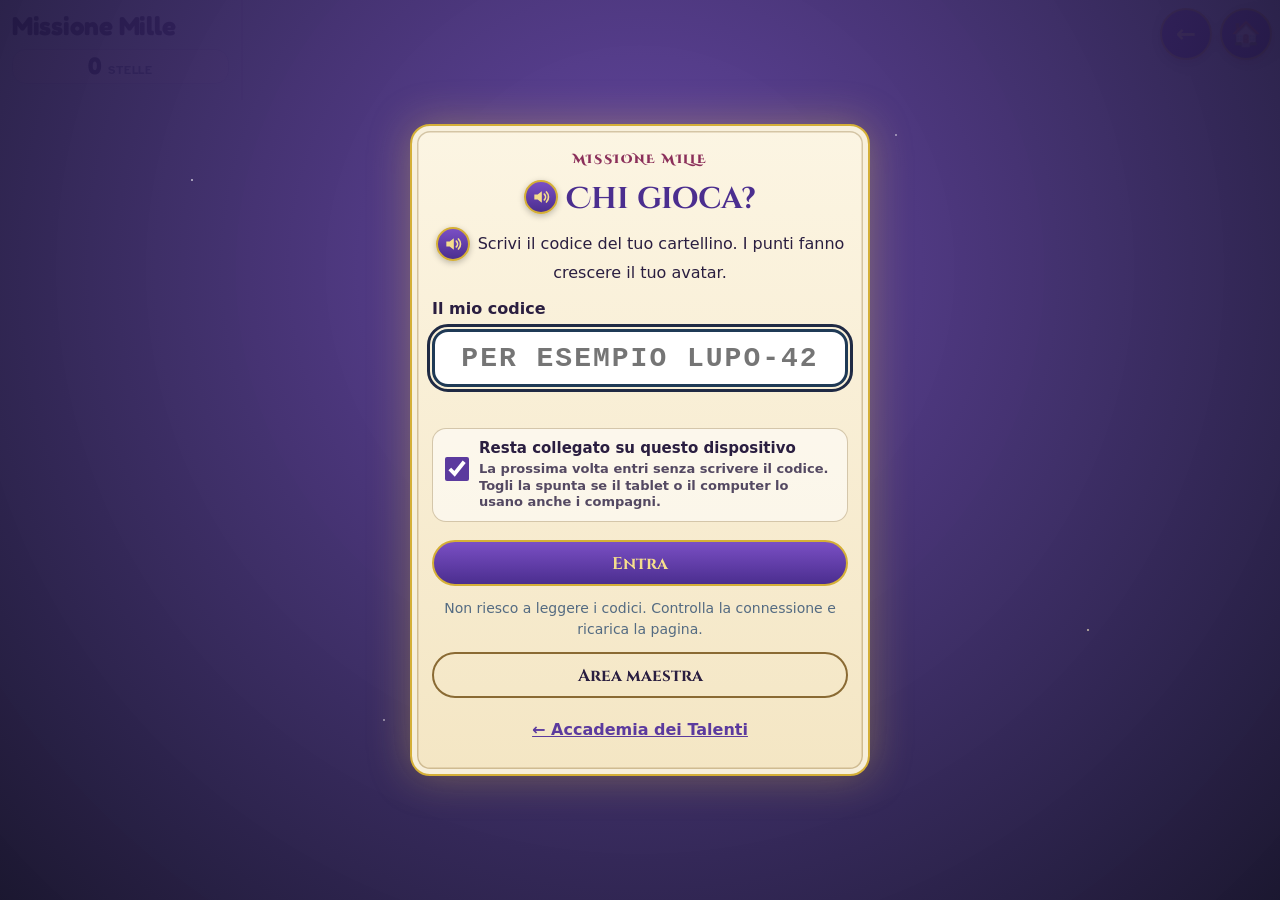
<file: mille.html>
<!doctype html><html lang="it" data-theme="light"><head><meta charset=utf8><meta name="color-scheme" content="light only"><meta http-equiv="Cache-Control" content="no-cache"><link rel="manifest" href="manifest.webmanifest"><meta name="theme-color" content="#5B3F99"><meta name="mobile-web-app-capable" content="yes"><meta name="apple-mobile-web-app-capable" content="yes"><meta name="apple-mobile-web-app-status-bar-style" content="black-translucent"><meta name="apple-mobile-web-app-title" content="Accademia"><link rel="apple-touch-icon" href="img/app-192.png"><meta name=viewport content="width=device-width,initial-scale=1,viewport-fit=cover"><style>:root{color-scheme:light;box-sizing:border-box;padding-top:env(safe-area-inset-top,0px);padding-bottom:env(safe-area-inset-bottom,0px)}html{scroll-padding-top:env(safe-area-inset-top,0px)}body{margin:0;padding:0;font:14px -apple-system,BlinkMacSystemFont,sans-serif;background:#fff;color:#000}img{max-width:100%}[hidden]:not([hidden=until-found i]){display:none!important}.mcard{border:3px solid var(--m);background:linear-gradient(180deg,#FFF4E6,var(--surface));gap:8px}
.mcard .mhead{display:flex;flex-wrap:wrap;align-items:center;justify-content:space-between;gap:8px}
.mcard .eyebrow{margin:0;color:var(--m2);font-size:14px}
.mcard .mt{margin:0;font-size:clamp(24px,3vw,32px)}
.mcard .mx{margin:0;font-size:clamp(19px,2.2vw,23px);line-height:1.4;color:var(--ink);font-weight:600}
.mcard .mhow{margin:0;color:var(--muted);font-size:15px}
.mcard.mdone{border-color:var(--good)}
.mcard.mwin{animation:mWin 1s ease}
@keyframes mWin{30%{transform:scale(1.03);box-shadow:0 0 0 10px rgba(30,138,76,.25)}}
.mdots{display:flex;gap:6px;flex-wrap:wrap}
.mdots .md{width:34px;height:34px;border-radius:50%;border:2px solid var(--line);background:var(--surface);font:700 15px var(--font-display);color:var(--muted);cursor:pointer;padding:0}
.mdots .md.ok{background:var(--good);border-color:var(--good);color:#fff}
.mdots .md.cur{outline:3px solid var(--m);outline-offset:2px;color:var(--ink)}
.sfcard{border:3px solid #7A4FC4;background:linear-gradient(180deg,#F3EEFF,var(--surface))}
.sfcard .eyebrow{color:#5B3F99;font-size:14px}
.sfcard .q{font-size:clamp(22px,2.6vw,30px)}
/* tutto in uno schermo: compiti in alto, abaco compatto */
#sec-abaco>.mcard{order:-2}#sec-abaco>.sfcard{order:-1}
#sec-abaco>.panel:not(.mcard):not(.sfcard):not(.mislist) .eyebrow,#sec-abaco .lead,#sec-abaco .rod small{display:none}
#sec-abaco h2{font-size:24px;margin:0}
#sec-abaco .readout{display:flex;align-items:baseline;gap:14px;flex-wrap:wrap}
#sec-abaco .bignum{font-size:46px}
@media (orientation:portrait){#sec-abaco .post{min-height:clamp(140px,calc(100vh - 1000px),290px)}}
.sfdone{margin:0 0 6px;padding:8px 12px;border-radius:12px;background:#E6F5EC;color:#14532D;font-weight:700}
.btn.nextm{background:var(--m);border-color:var(--m);color:#fff}
@media (orientation:landscape) and (min-width:800px){
  #sec-abaco>.sfcard{grid-column:2;grid-row:1/span 3;position:sticky;top:58px;margin-top:58px}
  #sec-abaco:not(.sfmode)>.sfcard:not([hidden])~.mcard{grid-row:auto}
  #sec-abaco>.panel:first-of-type:not(.mcard) .eyebrow{display:none}
  #sec-abaco .lead{display:none}
  #sec-abaco h2{font-size:24px;margin:0}
  #sec-abaco .readout{display:flex;align-items:baseline;gap:14px;flex-wrap:wrap}
  #sec-abaco .bignum{font-size:46px}
  #sec-abaco .post{min-height:clamp(130px,calc(100vh - 570px),290px)}
  #sec-abaco .rod small{display:none}
  #sec-abaco .cambio{margin:0;padding:8px 12px}
}
.mislist summary{cursor:pointer;font-weight:700;list-style:revert}
@media (orientation:landscape) and (min-width:800px){
  #sec-abaco{grid-template-columns:minmax(0,1.7fr) minmax(270px,1fr);align-items:start}
  #sec-abaco>.panel:not(.mcard):not(.sfcard),#sec-abaco>.mislist{grid-column:1}
  #sec-abaco>.mcard{grid-column:2;grid-row:1/span 3;position:sticky;top:58px;margin-top:58px}
  #sec-abaco .mcard .mx{font-size:clamp(18px,1.8vw,22px)}
}
.mislist .mis li{align-items:center;grid-template-columns:32px 1fr auto}
.mislist .mgo{margin-left:auto;min-height:40px;padding:6px 12px;font-size:14px}
</style></head><body>
<title>Missione Mille</title>
<meta name="claude:viewport-fit-sides" content="cover">
<link rel="preconnect" href="https://fonts.googleapis.com">
<link rel="preconnect" href="https://fonts.gstatic.com" crossorigin>
<link rel="stylesheet" href="https://fonts.googleapis.com/css2?family=Atkinson+Hyperlegible:wght@400;700&family=Fredoka:wght@500;600;700&display=swap">
<link rel="stylesheet" href="cuccioli.css?v=1127o">
<link rel="stylesheet" href="land.css?v=1127o">
<style>
:root{
  /* Layout: banco da lavoro per la LIM e per il telefono. Testata con il 1000 a colori (uM, c, d, u),
     tab fisse a pillola, un pannello per attività. I colori del valore posizionale tornano ovunque. */
  --bg:#EBF0F7; --surface:#FFFFFF; --surface2:#F2F5FB; --ink:#14213D; --muted:#53617E; --line:#D2DBE8;
  --accent:#1F2A44; --accent-ink:#FFFFFF; --accent-soft:#DDE3F0;
  --m:#E8710A; --m-ink:#2A1400; --m2:#B0510A;
  --c:#1E8A4C; --c-ink:#FFFFFF;
  --d:#D23535; --d-ink:#FFFFFF;
  --u:#2F5FD0; --u-ink:#FFFFFF;
  --good:#17744A; --good-soft:#D8F0E3; --bad:#B03030; --bad-soft:#FADDDD; --warn-soft:#FFEFC8;
  --font-display:'Fredoka',system-ui,sans-serif;
  --font-body:'Atkinson Hyperlegible',system-ui,sans-serif;
  --s:50px;
}
@media (prefers-color-scheme: dark){
  :root:not([data-theme="light"]){
    --bg:#0D1526; --surface:#162139; --surface2:#1C2A47; --ink:#EAF0FC; --muted:#A3B0CB; --line:#2B3A5C;
    --accent:#EAF0FC; --accent-ink:#0D1526; --accent-soft:#2B3A5C;
    --m:#FF9A3D; --m-ink:#2A1400; --m2:#C4701F;
    --c:#46C47A; --c-ink:#0D1526;
    --d:#FF6B6B; --d-ink:#0D1526;
    --u:#6F9CFF; --u-ink:#0D1526;
    --good:#4FD08F; --good-soft:#163B2B; --bad:#FF8A8A; --bad-soft:#40202A; --warn-soft:#3F3418;
    color-scheme:dark;
  }
}
:root[data-theme="dark"]{
  --bg:#0D1526; --surface:#162139; --surface2:#1C2A47; --ink:#EAF0FC; --muted:#A3B0CB; --line:#2B3A5C;
  --accent:#EAF0FC; --accent-ink:#0D1526; --accent-soft:#2B3A5C;
  --m:#FF9A3D; --m-ink:#2A1400; --m2:#C4701F;
  --c:#46C47A; --c-ink:#0D1526;
  --d:#FF6B6B; --d-ink:#0D1526;
  --u:#6F9CFF; --u-ink:#0D1526;
  --good:#4FD08F; --good-soft:#163B2B; --bad:#FF8A8A; --bad-soft:#40202A; --warn-soft:#3F3418;
  color-scheme:dark;
}
*{box-sizing:border-box}
html{-webkit-text-size-adjust:100%}
body{background:var(--bg);color:var(--ink);font:16px/1.5 var(--font-body);margin:0}
body::before{content:"";position:fixed;inset:0 0 auto;height:env(safe-area-inset-top,0px);background:var(--bg);z-index:30}
.wrap{max-width:980px;margin:0 auto;padding-left:max(16px,env(safe-area-inset-left,0px));padding-right:max(16px,env(safe-area-inset-right,0px))}
h1,h2,h3{font-family:var(--font-display);margin:0;line-height:1.15;text-wrap:balance}
h1{font-size:clamp(30px,8vw,46px);font-weight:700;letter-spacing:-.01em}
h2{font-size:clamp(24px,5vw,30px);font-weight:600}
h3{font-size:20px;font-weight:600}
p{margin:0}
.eyebrow{font-size:12px;font-weight:700;letter-spacing:.09em;text-transform:uppercase;color:var(--muted)}
.lead{font-size:17px;color:var(--muted);max-width:62ch}
button,a{-webkit-tap-highlight-color:transparent}
:focus-visible{outline:3px solid var(--accent);outline-offset:2px}

/* testata */
header .wrap{display:grid;gap:14px;padding-block:18px 14px}
.top{display:flex;flex-wrap:wrap;align-items:flex-end;justify-content:space-between;gap:14px}
.top > div:first-child{min-width:0}
.sub{color:var(--muted);margin-top:6px}
.big{display:flex;gap:6px}
.big span{display:grid;place-items:center;width:46px;height:60px;border-radius:10px;font:700 38px/1 var(--font-display);background:var(--m);color:var(--m-ink)}
.big span:nth-child(2){background:var(--c);color:var(--c-ink)}
.big span:nth-child(3){background:var(--d);color:var(--d-ink)}
.big span:nth-child(4){background:var(--u);color:var(--u-ink)}
.board{display:grid;grid-template-columns:auto 1fr;gap:12px;align-items:stretch}
.stars{display:grid;place-items:center;min-width:86px;padding:8px 12px;border-radius:14px;background:var(--surface);border:1px solid var(--line);text-align:center}
.stars b{font:700 30px/1 var(--font-display);font-variant-numeric:tabular-nums}
.stars small{font-size:12px;color:var(--muted);font-weight:700;letter-spacing:.06em;text-transform:uppercase}
.badges{list-style:none;margin:0;padding:0;display:grid;grid-template-columns:repeat(2,minmax(0,1fr));gap:8px}
.badge{display:grid;gap:1px;padding:7px 10px;border-radius:10px;border:1.5px dashed var(--line);color:var(--muted);min-width:0}
.badge b{font:600 14px/1.2 var(--font-display)}
.badge small{font-size:11.5px;line-height:1.25}
.badge.got{border:1.5px solid var(--good);background:var(--good-soft);color:var(--ink)}
.badge.got small{color:var(--good);font-weight:700}

/* laboratorio dei numeri e missioni */
.f-row{display:flex;flex-wrap:wrap;align-items:center;gap:8px 10px;font:600 22px var(--font-display)}
.f-row .num{font:700 40px var(--font-display);font-variant-numeric:tabular-nums}
.ibox{width:76px;min-height:56px;text-align:center;border-radius:12px;border:3px solid var(--bc,var(--line));background:var(--surface);color:var(--ink);font:700 26px var(--font-display);font-variant-numeric:tabular-nums;padding:0 4px}
.ibox.r-m{--bc:var(--m)}.ibox.r-c{--bc:var(--c)}.ibox.r-d{--bc:var(--d)}.ibox.r-u{--bc:var(--u)}
.ibox.wide{width:120px}
.itxt{width:100%;min-height:56px;padding:0 14px;border-radius:12px;border:1.5px solid var(--line);background:var(--surface);color:var(--ink);font:600 22px var(--font-display)}
.lbl{font:400 15px var(--font-body);color:var(--muted)}
.pills{display:flex;flex-wrap:wrap;align-items:center;gap:8px}
.pill{padding:8px 14px;border-radius:12px;font:700 22px var(--font-display);font-variant-numeric:tabular-nums}
.p-c{background:var(--c);color:var(--c-ink)}.p-d{background:var(--d);color:var(--d-ink)}.p-u{background:var(--u);color:var(--u-ink)}
.plus{font:700 22px var(--font-display);color:var(--muted)}
.mis{list-style:none;margin:0;padding:0;display:grid;gap:8px}
.mis li{display:grid;grid-template-columns:32px 1fr;gap:12px;align-items:start;padding:10px 12px;border-radius:12px;border:1.5px solid var(--line);background:var(--surface2)}
.mis li.done{border-color:var(--good);background:var(--good-soft)}
.mis .ck{display:grid;place-items:center;width:30px;height:30px;border-radius:50%;border:2px solid var(--line);font:700 16px var(--font-display);color:var(--bg)}
.mis li.done .ck{background:var(--good);border-color:var(--good)}
.mis b{font:600 18px var(--font-display)}
.mis p{color:var(--muted)}
.cmpsym{display:grid;place-items:center;min-width:64px;height:64px;border-radius:14px;background:var(--surface2);border:2px dashed var(--line);font:700 36px var(--font-display)}
.cmpsym.ok{border-style:solid;border-color:var(--good);background:var(--good-soft)}
.chal{display:grid;gap:6px;margin:0 0 12px;padding:10px 12px;border-radius:14px;background:var(--surface2,#F3F1EA);border:2px dashed var(--line)}
.chal .mrow{display:flex;gap:8px;align-items:center;flex-wrap:wrap}
.chal .md{font-size:26px;line-height:1;filter:grayscale(1);opacity:.35;transition:filter .3s,opacity .3s,transform .3s}
.chal .md.on{filter:none;opacity:1}
.chal .md.pop{animation:mdPop .8s cubic-bezier(.3,1.6,.5,1)}
.chal .goal{font-weight:700;font-size:15px}
.chal .st{display:flex;gap:4px;margin-left:auto}
.chal .st i{width:14px;height:14px;border-radius:50%;background:var(--line)}
.chal .st i.on{background:#F2C230;box-shadow:0 0 0 2px #C9A227 inset}
.chal.week{border-style:solid;border-color:#F2C230;background:#FFF8DC}
.chal .wk{font-size:13px;font-weight:700;color:#8A5A00}
@keyframes mdPop{0%{transform:scale(.3) rotate(-30deg)}60%{transform:scale(1.5) rotate(10deg)}100%{transform:none}}
.sfboard h3{margin:0 0 4px}
.sfboard ol{list-style:none;margin:10px 0 0;padding:0;display:grid;gap:6px}
.sfboard li{display:flex;align-items:center;gap:10px;padding:6px 10px;border-radius:12px;background:var(--surface2,#F3F1EA)}
.sfboard li.me{background:#FFF1C2;outline:3px solid #F2C230}
.sfboard li .pos{font:700 20px/1 inherit;width:34px;text-align:center}
.sfboard li .av{width:36px;height:36px;flex:none}
.sfboard li .nm{font-weight:700;flex:1}
.sfboard li .pt{font-weight:700;font-variant-numeric:tabular-nums}
@media (prefers-reduced-motion:reduce){.chal .md.pop{animation:none}}
.seq{min-height:1.5em;color:var(--muted);font-variant-numeric:tabular-nums;font-weight:700}
.rorow{display:flex;flex-wrap:wrap;gap:10px;align-items:center;margin:12px 0;min-height:76px;touch-action:none}
.rocard{position:relative;display:inline-flex;align-items:center;justify-content:center;min-width:92px;height:64px;padding:0 14px;border-radius:16px;border:3px solid var(--line);background:var(--surface);font:700 28px/1 var(--font-display,inherit);font-variant-numeric:tabular-nums;color:var(--ink);cursor:grab;user-select:none;-webkit-user-select:none;touch-action:none;box-shadow:0 5px 0 rgba(0,0,0,.12);transition:transform .15s,box-shadow .15s}
.rocard:focus-visible{outline:4px solid var(--accent,#3D6FD6);outline-offset:3px}
.rocard.drag{cursor:grabbing;transform:scale(1.08) rotate(-2deg);box-shadow:0 12px 20px rgba(0,0,0,.22);z-index:3;border-color:var(--accent,#3D6FD6)}
.rocard.ghost{opacity:.35}
.rocard.ok{border-color:var(--good);background:var(--good-soft)}
.rocard.ko{border-color:var(--bad);background:var(--bad-soft)}
.rosig{font:700 26px/1 var(--font-display,inherit);color:var(--muted)}
.rocard .rk{color:#E07A2E}.rocard .rh{color:#2E8B57}.rocard .rd{color:#D2325F}.rocard .ru{color:#3D6FD6}
@media (prefers-reduced-motion:reduce){.rocard{transition:none}.rocard.drag{transform:none}}

/* accesso e registro */
.gate{padding-block:24px}
.gate .panel{max-width:560px;margin:0 auto}
.nameline{display:grid;gap:10px}
.nameline label{font-weight:700}
.nameline input{width:100%;min-height:54px;padding:0 14px;border-radius:12px;border:1.5px solid var(--line);background:var(--surface);color:var(--ink);font:600 22px var(--font-display)}
.names{display:flex;flex-wrap:wrap;gap:8px}
.names .btn{min-height:44px;font-size:16px;padding:0 16px}
.err{min-height:1.4em;color:var(--bad);font-weight:700}
.who{display:flex;flex-wrap:wrap;align-items:center;gap:4px 14px;font-size:14px;color:var(--muted)}
.who b{color:var(--ink);font:600 20px var(--font-display)}
.who .ok{color:var(--good)}
.who .bad{color:var(--bad)}

/* navigazione */
nav{position:sticky;top:env(safe-area-inset-top,0px);z-index:20;background:var(--bg);border-block:1px solid var(--line)}
.tabs{display:flex;gap:8px;overflow-x:auto;padding-block:10px;scrollbar-width:none}
.tabs::-webkit-scrollbar{display:none}
.tabs a{flex:0 0 auto;display:inline-flex;align-items:center;min-height:44px;padding:0 18px;border-radius:999px;border:1.5px solid var(--line);background:var(--surface);color:var(--ink);text-decoration:none;font:600 16px var(--font-display)}
.tabs a.on{background:var(--accent);border-color:var(--accent);color:var(--accent-ink)}

main{display:block;padding-block:18px 28px}
section.view{display:grid;gap:16px;min-width:0}
.panel{background:var(--surface);border:1px solid var(--line);border-radius:16px;padding:18px;display:grid;gap:14px;min-width:0}
.cols{display:grid;gap:16px;grid-template-columns:1fr}
@media(min-width:720px){
  .cols{grid-template-columns:1fr 1fr}
  .badges{grid-template-columns:repeat(5,minmax(0,1fr))}
  :root{--s:62px}
}

/* bottoni */
.btn{appearance:none;display:inline-flex;align-items:center;justify-content:center;gap:8px;min-height:48px;padding:0 20px;border-radius:12px;border:1.5px solid var(--accent);background:var(--accent);color:var(--accent-ink);font:600 17px var(--font-display);cursor:pointer;text-decoration:none}
.btn.ghost{background:var(--surface2);color:var(--ink);border-color:var(--line)}
.btn:disabled{opacity:.45;cursor:default}
.btn:active:not(:disabled){transform:translateY(1px)}
.row{display:flex;flex-wrap:wrap;gap:10px}

/* scheda lezione */
.facts{display:grid;gap:10px;margin:0}
.facts div{display:grid;gap:2px;min-width:0}
.facts dt{font-size:12px;font-weight:700;letter-spacing:.08em;text-transform:uppercase;color:var(--muted)}
.facts dd{margin:0}
@media(min-width:720px){.facts{grid-template-columns:1fr 1fr;gap:14px 24px}}
.safe{display:flex;gap:8px}
.slot{display:grid;place-items:center;width:56px;height:72px;border-radius:12px;background:var(--surface2);border:2px solid var(--line);font:700 40px var(--font-display);color:var(--muted)}
.slot.on{border-color:transparent;animation:pop .5s both}
.slot.k0{background:var(--m);color:var(--m-ink)}
.slot.k1{background:var(--c);color:var(--c-ink)}
.slot.k2{background:var(--d);color:var(--d-ink)}
.slot.k3{background:var(--u);color:var(--u-ink)}
.steps{list-style:none;margin:0;padding:0;display:grid}
.step{display:grid;grid-template-columns:58px 1fr;gap:14px;padding:16px 0;border-top:1px solid var(--line)}
.step:first-child{border-top:0;padding-top:4px}
.mins{display:grid;align-content:start;justify-items:center;padding:8px 0;border-radius:12px;background:var(--surface2);height:max-content}
.mins b{font:700 26px/1 var(--font-display)}
.mins small{font-size:11px;color:var(--muted);font-weight:700;letter-spacing:.06em;text-transform:uppercase}
.step > div{display:grid;gap:8px;min-width:0}
.chip{--cc:var(--muted);display:inline-flex;align-items:center;gap:7px;justify-self:start;font-size:12px;font-weight:700;letter-spacing:.08em;text-transform:uppercase;padding:3px 10px 3px 8px;border-radius:999px;border:1.5px solid var(--cc)}
.chip::before{content:"";width:9px;height:9px;border-radius:50%;background:var(--cc)}
.step .row .btn{min-height:44px;font-size:15px;padding:0 16px}
ul.tight{margin:0;padding-left:20px;display:grid;gap:6px}
.imp{padding:14px;border-radius:12px;background:var(--warn-soft);display:grid;gap:4px}
.imp b{font:600 18px var(--font-display)}

/* fabbrica */
.readout{display:grid;gap:2px}
.bignum{font:700 clamp(56px,16vw,84px)/1 var(--font-display);font-variant-numeric:tabular-nums;letter-spacing:-.02em}
.words{font:600 20px var(--font-display);color:var(--accent)}
.decomp{color:var(--muted);font-variant-numeric:tabular-nums}
.bench{display:grid;border:1px solid var(--line);border-radius:14px;overflow:hidden;background:var(--surface2)}
.lane{display:grid;grid-template-columns:96px 1fr;gap:12px;align-items:center;padding:10px 12px;border-top:1px solid var(--line);min-height:calc(var(--s) + 28px)}
.lane:first-child{border-top:0}
.lab{display:grid;gap:1px;align-content:center}
.lab b{font:600 15px var(--font-display)}
.lab small{font-size:12px;color:var(--muted);line-height:1.2}
.blks{display:flex;flex-wrap:wrap;gap:6px;align-items:flex-end;min-width:0}
.blks:empty::after{content:"vuoto";font-size:13px;color:var(--muted)}
.blk{display:block;flex:0 0 auto;border-radius:3px}
.blk.u{width:calc(var(--s)/5);height:calc(var(--s)/5);background:var(--u)}
.blk.d{width:calc(var(--s)/5);height:var(--s);background-color:var(--d);background-image:linear-gradient(rgba(0,0,0,.28) 1.5px,transparent 1.5px);background-size:100% calc(var(--s)/10)}
.blk.c{width:var(--s);height:var(--s);background-color:var(--c);background-image:linear-gradient(rgba(0,0,0,.25) 1.5px,transparent 1.5px),linear-gradient(90deg,rgba(0,0,0,.25) 1.5px,transparent 1.5px);background-size:calc(var(--s)/10) calc(var(--s)/10)}
.blk.m{width:var(--s);height:var(--s);margin:8px 10px 0 0;background-color:var(--m);background-image:linear-gradient(rgba(0,0,0,.2) 1.5px,transparent 1.5px),linear-gradient(90deg,rgba(0,0,0,.2) 1.5px,transparent 1.5px);background-size:calc(var(--s)/10) calc(var(--s)/10);box-shadow:5px -5px 0 var(--m2),10px -10px 0 var(--m2)}
.pop{animation:pop .45s cubic-bezier(.3,1.5,.5,1)}
@keyframes pop{0%{transform:scale(.3);opacity:0}100%{transform:scale(1);opacity:1}}
.cambio{min-height:3.1em;padding:10px 14px;border-radius:12px;background:var(--surface2);font-weight:700}
.cambio.flash{animation:flash 1.2s ease-out}
@keyframes flash{0%{background:var(--warn-soft)}100%{background:var(--surface2)}}
.ctrls{display:grid;grid-template-columns:repeat(4,1fr);gap:8px}
.p-m{background:var(--m);color:var(--m-ink)}
.lvl{display:flex;flex-wrap:wrap;gap:8px}
.lvl button{appearance:none;min-height:48px;padding:0 18px;border-radius:999px;border:1.5px solid var(--line);background:var(--surface2);color:var(--ink);font:600 17px var(--font-display);cursor:pointer}
.lvl button[aria-pressed="true"]{background:var(--accent);border-color:var(--accent);color:var(--accent-ink)}
.bigonly[hidden]{display:none!important}
.ctrls button{appearance:none;display:grid;gap:0;justify-items:center;align-content:center;min-height:64px;padding:6px;border-radius:12px;border:1.5px solid var(--line);background:var(--surface2);color:var(--ink);cursor:pointer}
.ctrls button b{font:700 24px/1.1 var(--font-display)}
.ctrls button small{font-size:12px;color:var(--muted)}
.ctrls button.add{border-color:var(--accent)}
.ctrls button:active{transform:translateY(1px)}
.pv{display:grid;grid-template-columns:repeat(4,1fr);gap:10px;text-align:center}
.pvc{display:grid;gap:6px;justify-items:center;min-width:0}
.pvc small{font-size:12px;color:var(--muted);line-height:1.2;min-height:2.4em}
.pvc b{font:700 15px var(--font-display)}
.tile{display:grid;place-items:center;width:100%;max-width:92px;aspect-ratio:3/4;border-radius:12px;font:700 clamp(36px,10vw,56px) var(--font-display);background:var(--m);color:var(--m-ink);font-variant-numeric:tabular-nums}
.tile.t-c{background:var(--c);color:var(--c-ink)}.tile.t-d{background:var(--d);color:var(--d-ink)}.tile.t-u{background:var(--u);color:var(--u-ink)}

/* abaco */
.abaco{display:grid;grid-template-columns:repeat(4,minmax(0,1fr));gap:10px}
.rod{display:grid;gap:8px;justify-items:center;align-content:start;min-width:0;padding:10px 6px 12px;border-radius:14px;background:var(--surface2);border:1px solid var(--line)}
.rod h3{font-size:15px;text-align:center}
.rod small{font-size:12px;color:var(--muted);text-align:center;line-height:1.2;min-height:2.4em}
.rhead{display:grid;place-items:center;width:100%;max-width:92px;height:46px;border-radius:10px;font:700 26px var(--font-display);font-variant-numeric:tabular-nums}
.rhead.r-m{background:var(--m);color:var(--m-ink)}
.rhead.r-c{background:var(--c);color:var(--c-ink)}
.rhead.r-d{background:var(--d);color:var(--d-ink)}
.rhead.r-u{background:var(--u);color:var(--u-ink)}
.post{position:relative;display:flex;flex-direction:column-reverse;align-items:center;gap:3px;width:100%;min-height:290px;padding:8px 0}
.post::before{content:"";position:absolute;top:0;bottom:0;left:50%;width:8px;margin-left:-4px;border-radius:4px;background:var(--line)}
.bead{position:relative;display:block;width:min(86%,60px);height:26px;border-radius:999px;background:var(--bc);box-shadow:inset 0 -4px 0 rgba(0,0,0,.18),inset 0 3px 0 rgba(255,255,255,.28)}
.bead.r-m{--bc:var(--m)}.bead.r-c{--bc:var(--c)}.bead.r-d{--bc:var(--d)}.bead.r-u{--bc:var(--u)}
.rbtns{display:grid;gap:6px;width:100%;max-width:64px}
.rbtns button{appearance:none;min-height:46px;border-radius:12px;border:1.5px solid var(--line);background:var(--surface);color:var(--ink);font:700 24px var(--font-display);cursor:pointer}
.rbtns button:first-child{background:var(--accent);border-color:var(--accent);color:var(--accent-ink)}
.rbtns button:disabled{opacity:.35;cursor:default}
.rbtns button:active:not(:disabled){transform:translateY(1px)}

/* salti */
.track{position:relative;height:112px;margin:6px 22px 0}
.line{position:absolute;left:0;right:0;top:64px;height:6px;border-radius:3px;background:var(--line)}
.tick{position:absolute;top:57px;transform:translateX(-50%);display:flex;flex-direction:column;align-items:center}
.tick i{display:block;width:2px;height:20px;background:var(--muted)}
.tick b{margin-top:4px;font:700 11px var(--font-body);color:var(--muted);font-variant-numeric:tabular-nums}
.arc{position:absolute;top:30px;height:30px;border:3px solid var(--accent);border-bottom:0;border-radius:999px 999px 0 0;opacity:.8}
.hop{position:absolute;top:52px;width:30px;height:30px;margin-left:-15px;border-radius:50%;background:var(--u);border:3px solid var(--ink);transition:left .45s cubic-bezier(.3,1.4,.5,1)}
.hop{cursor:grab;touch-action:none;z-index:2}
.hop::before{content:"";position:absolute;inset:-14px;border-radius:50%}
.hop.drag{cursor:grabbing;transition:none;transform:scale(1.25);box-shadow:0 0 0 6px rgba(255,210,63,.6)}
.track{cursor:pointer;touch-action:pan-y}
.tick b{cursor:pointer}
.shint{margin:-4px 0 6px;color:var(--muted)}
.sstat{display:flex;flex-wrap:wrap;gap:8px 24px;align-items:baseline}
.sstat b{font:700 44px/1 var(--font-display);font-variant-numeric:tabular-nums}
.trail{color:var(--muted);word-break:break-word;font-variant-numeric:tabular-nums}
.q{font:600 20px/1.3 var(--font-display)}
.opts{display:grid;grid-template-columns:repeat(3,1fr);gap:8px}
.opt{appearance:none;min-height:56px;border-radius:12px;border:1.5px solid var(--line);background:var(--surface2);color:var(--ink);font:700 24px var(--font-display);cursor:pointer;font-variant-numeric:tabular-nums}
.opt.good{background:var(--good-soft);border-color:var(--good)}
.opt.bad{background:var(--bad-soft);border-color:var(--bad);opacity:.8}
.fb{min-height:1.6em;font-weight:700}
.fb.good{color:var(--good)}.fb.bad{color:var(--bad)}

/* banconote */
.meter{height:18px;border-radius:9px;background:var(--surface2);border:1px solid var(--line);overflow:hidden}
.meter span{display:block;height:100%;width:0;background:var(--accent);transition:width .25s}
.meter.ok span{background:var(--good)}
.meter.over span{background:var(--bad)}
.total{display:flex;flex-wrap:wrap;gap:4px 14px;align-items:baseline}
.total b{font:700 44px/1 var(--font-display);font-variant-numeric:tabular-nums}
.status{font-weight:700}
.status.ok{color:var(--good)}.status.over{color:var(--bad)}
.notes{display:grid;gap:8px}
.nrow{display:grid;grid-template-columns:auto 1fr auto;gap:12px;align-items:center;padding:8px;border:1px solid var(--line);border-radius:12px;background:var(--surface2)}
.note{width:104px;height:50px;border-radius:6px;display:grid;place-items:center;font:700 22px var(--font-display);color:#1B2236;border:2px solid rgba(0,0,0,.2);background:var(--nc)}
.stepper{display:flex;align-items:center;justify-content:center;gap:10px}
.stepper button{appearance:none;width:46px;height:46px;border-radius:12px;border:1.5px solid var(--line);background:var(--surface);color:var(--ink);font:700 24px var(--font-display);cursor:pointer}
.stepper b{min-width:32px;text-align:center;font:700 24px var(--font-display);font-variant-numeric:tabular-nums}
.sub-t{min-width:72px;text-align:right;color:var(--muted);font-variant-numeric:tabular-nums}
.found{display:flex;flex-wrap:wrap;gap:8px;list-style:none;margin:0;padding:0}
.found li{padding:6px 12px;border-radius:999px;background:var(--good-soft);border:1.5px solid var(--good);font-weight:700;font-variant-numeric:tabular-nums}

/* valutazione */
.item{border:0;margin:0;padding:14px 0;border-top:1px solid var(--line);display:grid;gap:10px;min-width:0}
.item:first-of-type{border-top:0}
.item legend{padding:0;font:600 19px/1.3 var(--font-display)}
.lv{display:grid;grid-template-columns:repeat(3,1fr);gap:8px}
.lv input{position:absolute;opacity:0;width:1px;height:1px}
.lv label{display:grid;justify-items:center;gap:4px;padding:10px 6px;border-radius:12px;border:1.5px solid var(--line);background:var(--surface2);cursor:pointer;text-align:center;font-size:14px;line-height:1.2;min-height:76px;align-content:center}
.lv label svg{width:34px;height:26px}
.lv input:checked + label{background:var(--accent-soft);border-color:var(--accent);font-weight:700}
.lv input:focus-visible + label{outline:3px solid var(--accent);outline-offset:2px}
.likes{display:flex;flex-wrap:wrap;gap:8px}
.likes input{position:absolute;opacity:0;width:1px;height:1px}
.likes label{padding:10px 16px;border-radius:999px;border:1.5px solid var(--line);background:var(--surface2);cursor:pointer;font-weight:700}
.likes input:checked + label{background:var(--accent);border-color:var(--accent);color:var(--accent-ink)}
.likes input:focus-visible + label{outline:3px solid var(--accent);outline-offset:2px}
.summary{padding:14px;border-radius:12px;background:var(--good-soft);display:grid;gap:4px}
.foot{display:flex;flex-wrap:wrap;gap:10px 16px;align-items:center;justify-content:space-between;color:var(--muted);font-size:14px;padding-block:8px 40px}
.link{appearance:none;background:none;border:0;padding:8px 0;color:var(--muted);text-decoration:underline;font:inherit;cursor:pointer}


/* tablet e touch */
html{-webkit-text-size-adjust:100%}
button,a,input,select,label,summary,[role=button],[data-act]{touch-action:manipulation}
button,.btn,.tab,.pill,.opt,.chip,.gcard,.cmd,.tile,.pslot,.pdrag{-webkit-user-select:none;user-select:none;-webkit-tap-highlight-color:transparent}
@media (min-width:700px) and (hover:none){.tabs a{min-height:52px;padding:0 22px;font-size:18px}.btn{min-height:54px}.rbtns button{min-height:54px}.stepper button{width:54px;height:54px}}
.toast{position:fixed;left:50%;bottom:calc(16px + env(safe-area-inset-bottom,0px));transform:translate(-50%,24px);max-width:min(92vw,440px);padding:12px 18px;border-radius:14px;background:var(--ink);color:var(--bg);font-weight:700;opacity:0;pointer-events:none;transition:opacity .2s,transform .2s;z-index:40;text-align:center}
.toast.show{opacity:1;transform:translate(-50%,0)}
@media (prefers-reduced-motion:reduce){
  *{animation:none!important;transition:none!important}
}
</style>

<header>
  <div class="wrap">
    <div class="top">
      <div>
        <p class="eyebrow">Matematica · Classe terza</p>
        <h1>Missione Mille</h1>
        <p class="sub">Costruire, contare, scrivere e giocare con il numero 1000 e oltre.</p>
      </div>
      <div class="big" aria-hidden="true"><span>1</span><span>0</span><span>0</span><span>0</span></div>
    </div>
    <div class="board">
      <div class="stars"><b id="stars">0</b><small>stelle</small></div>
      <ul class="badges" id="badges" aria-label="Badge della classe"></ul>
    </div>
    <div class="who" id="who" hidden>
      <span>Alunno: <b id="who-name"></b></span>
      <button class="link" id="switch" type="button">Cambia alunno</button><a class="link" href="index.html">Accademia dei Talenti</a>
      <span id="rec-st"></span>
    </div>
    <div id="cq-chip"></div>
    <div class="who" id="tbar" hidden><span id="t-txt"></span><button class="link" id="tswitch" type="button"></button></div>
  </div>
</header>

<section class="gate wrap" id="gate" hidden>
  <div class="panel">
    <p class="eyebrow">Prima di cominciare</p>
    <h2>Chi sta giocando?</h2>
    <p class="lead">Scrivi il tuo nome. Le stelle e i badge che conquisti vengono registrati per la tua maestra.</p>
    <form class="nameline" id="gate-form" autocomplete="off">
      <label for="pname">Il mio nome</label>
      <input id="pname" name="pname" type="text" maxlength="40" autocomplete="off" placeholder="Per esempio: Giulia R.">
      <p class="err" id="gate-err" role="alert"></p>
      <div class="row"><button class="btn" type="submit">Inizia la missione</button></div>
    </form>
    <div id="gate-recent" hidden>
      <p class="eyebrow">Già giocato da questo dispositivo</p>
      <div class="names" id="gate-names"></div>
    </div>
    <div class="row" id="gate-teacher-row" hidden><button class="btn ghost" id="gate-teacher" type="button">Entra come insegnante, senza registrare</button></div>
  </div>
</section>

<nav aria-label="Sezioni" hidden>
  <div class="wrap">
    <div class="tabs">
      <a href="#lezione" data-teacher hidden>Lezione</a>
      <a href="#fabbrica">Fabbrica</a>
      <a href="#abaco">Abaco</a>
      <a href="#numeri">Numeri</a>
      <a href="#salti">Salti</a>
      <a href="#banco">Banco</a>
      <a href="#valuta">Valuta</a>
    </div>
  </div>
</nav>

<main class="wrap" hidden>

<!-- LEZIONE -->
<section class="view" id="sec-lezione">
  <div class="panel" id="sf-teach">
    <p class="eyebrow">Sfida della classe</p>
    <h2>Il gioco della settimana</h2>
    <p>Scegliete il gioco della sfida: ogni risposta giusta in quel gioco, da lunedì a domenica, fa salire il bambino nella classifica della classe. Il lunedì la classifica riparte da zero.</p>
    <div class="lvl" id="sf-pick" role="group" aria-label="Gioco della settimana" style="flex-wrap:wrap"></div>
    <p class="lbl" id="sf-saved" aria-live="polite"></p>
  </div>
  <div class="panel">
    <p class="eyebrow">Scheda attività · Numeri entro il 1000</p>
    <h2>Gli Esploratori del Gran Cambio</h2>
    <dl class="facts">
      <div><dt>Metodologia attiva</dt><dd>Gamification con Cooperative Learning: squadre di 3 o 4 bambini che raccolgono stelle e badge.</dd></div>
      <div><dt>Durata</dt><dd>3 minuti di aggancio, 5 micro-step e 3 minuti di chiusura. In tutto circa 55 minuti.</dd></div>
      <div><dt>Materiali</dt><dd>Materiale multibase o quadretti, 10 cartelli da 100 a 1000, banconote didattiche, mini lavagne e la LIM con questa app.</dd></div>
      <div><dt>Codice colori</dt><dd>Arancione per le migliaia, verde per le centinaia, rosso per le decine e blu per le unità. Lo stesso su cartellini, abaco e app.</dd></div>
      <div><dt>Collegamenti</dt><dd>Scienze motorie (percorso a salti), Arte (disegno del cubo del mille), Geografia (1000 m di quota sulle carte), Tecnologia (uso della LIM).</dd></div>
    </dl>
  </div>

  <div class="panel">
    <p class="eyebrow">L'aggancio · 3 minuti</p>
    <h3>La scatola dal codice misterioso</h3>
    <p>Sulla cattedra c'è una scatola chiusa con un biglietto: «Il codice per aprirmi è il numero che viene subito dopo 999». Ogni squadra scrive la sua ipotesi sulla mini lavagna e la mostra al tre. Poi si svela il codice con un suono di campanello.</p>
    <div class="safe" id="safe" aria-live="polite">
      <span class="slot">?</span><span class="slot">?</span><span class="slot">?</span><span class="slot">?</span>
    </div>
    <div class="row"><button class="btn" id="reveal" type="button">Svela il codice</button></div>
  </div>

  <div class="panel">
    <p class="eyebrow">Svolgimento a micro-step</p>
    <h3>Cinque tappe, alternando mente e movimento</h3>
    <ol class="steps">
      <li class="step">
        <div class="mins"><b>10</b><small>min</small></div>
        <div>
          <span class="chip">Azione</span>
          <h3>La fabbrica del cambio</h3>
          <p>Ogni squadra costruisce 999 con il materiale multibase, poi aggiunge 1 unità. Che cosa succede quando arrivano 10 pezzi uguali? Si cambiano, fino al cubo del mille. Alla LIM si ripete la stessa costruzione con la fabbrica dell'app.</p>
          <div class="row"><a class="btn ghost" href="#fabbrica">Apri la fabbrica</a><a class="btn ghost" href="#abaco">Apri l'abaco</a><button class="btn ghost" type="button" data-timer="10">Timer <span>10 min</span></button></div>
        </div>
      </li>
      <li class="step">
        <div class="mins"><b>10</b><small>min</small></div>
        <div>
          <span class="chip mov">Movimento</span>
          <h3>Salti da cento</h3>
          <p>Sul pavimento ci sono i cartelli da 100 a 1000. I bambini saltano di cartello in cartello dicendo il numero, in avanti e indietro. Poi la classe verifica alla LIM con la linea dei numeri.</p>
          <div class="row"><a class="btn ghost" href="#salti">Apri i salti</a><button class="btn ghost" type="button" data-timer="10">Timer <span>10 min</span></button></div>
        </div>
      </li>
      <li class="step">
        <div class="mins"><b>12</b><small>min</small></div>
        <div>
          <span class="chip man">Manuale</span>
          <h3>Il Banco del Mille</h3>
          <p>Gioco di ruolo con tre ruoli a rotazione: cassiere, cliente e controllore. Ogni squadra paga 1000 euro con le banconote didattiche e scrive ogni modo trovato su un cartellino. Vince la squadra con più modi diversi.</p>
          <div class="row"><a class="btn ghost" href="#banco">Apri il banco</a><button class="btn ghost" type="button" data-timer="12">Timer <span>12 min</span></button></div>
        </div>
      </li>
      <li class="step">
        <div class="mins"><b>8</b><small>min</small></div>
        <div>
          <span class="chip man">Manuale</span>
          <h3>Scomporre e comporre con i colori</h3>
          <p>A coppie, con i cartellini colorati: una coppia scomponi un numero (347 = 300 + 40 + 7), l'altra lo ricompone e lo scrive. Poi si scambiano i ruoli e si confrontano due numeri con i simboli <, > e =. Alla LIM si ripete con il laboratorio dei numeri.</p>
          <div class="row"><a class="btn ghost" href="#numeri">Apri i numeri</a><button class="btn ghost" type="button" data-timer="8">Timer <span>8 min</span></button></div>
        </div>
      </li>
      <li class="step">
        <div class="mins"><b>8</b><small>min</small></div>
        <div>
          <span class="chip rif">Riflessione</span>
          <h3>Mille in cifre e in lettere</h3>
          <p>In silenzio, sulle mini lavagne: scrivere 1000, mille, poi 1001, 1010 e 1100. Si guarda la tabella del valore posizionale per capire quale cifra cambia posto. Chi ha bisogno può rispondere mostrando i cartellini.</p>
          <div class="row"><a class="btn ghost" href="#fabbrica">Apri la tabella</a><a class="btn ghost" href="#numeri">Scrivi in lettere</a><button class="btn ghost" type="button" data-timer="8">Timer <span>8 min</span></button></div>
        </div>
      </li>
    </ol>
  </div>

  <div class="cols">
    <div class="panel">
      <p class="eyebrow">Gamification</p>
      <h3>Stelle, badge e missioni</h3>
      <ul class="tight">
        <li><b>Punteggi:</b> 1 stella per ogni risposta giusta, 2 per ogni nuovo modo di fare 1000, 3 per il cubo costruito per primi.</li>
        <li><b>Badge:</b> Cambiatore, Saltatore, Banchiere, Abachista e Maestro del Mille. Compaiono in alto in questa pagina.</li>
        <li><b>Missione Cubo:</b> la prima squadra che costruisce il cubo con 10 piastre da 100 prende il badge.</li>
        <li><b>Missioni dell'abaco:</b> sei missioni nell'app. Chi le completa tutte prende il badge Abachista.</li>
        <li><b>Missione Detective:</b> trovare in aula tre cose che misurano o pesano 1000, come 1 m = 1000 mm e 1 kg = 1000 g.</li>
      </ul>
    </div>
    <div class="panel">
      <p class="eyebrow">Imprevisti</p>
      <h3>Pesca una carta</h3>
      <div class="imp" id="imp"><b>Pronti?</b><span>Ogni imprevisto cambia le regole per un minuto.</span></div>
      <div class="row"><button class="btn" id="draw" type="button">Pesca un imprevisto</button></div>
    </div>
  </div>

  <div class="cols">
    <div class="panel">
      <p class="eyebrow">Variante di movimento</p>
      <h3>Tre modi per far muovere la classe</h3>
      <ul class="tight">
        <li><b>Il percorso del mille:</b> 10 cerchi a terra con i cartelli da 100 a 1000. Salto, dico il numero, poi torno indietro.</li>
        <li><b>La palla da cento:</b> in cerchio, chi riceve la palla dice il numero successivo (100, 200, 300). Arrivati a 1000, tutti saltano.</li>
        <li><b>La staffetta del cambio:</b> le squadre corrono alla banca in fondo alla palestra a cambiare 10 cartellini da 10 con uno da 100.</li>
      </ul>
    </div>
    <div class="panel">
      <p class="eyebrow">Attenzione a tutti</p>
      <h3>Per sostenere chi ha bisogno</h3>
      <ul class="tight">
        <li>Coppie di aiuto a rotazione, così chiedere aiuto diventa un gioco di squadra.</li>
        <li>Cartellini di risposta da alzare, per chi si sente più sicuro senza parlare davanti a tutti.</li>
        <li>Cartellino illustrato con il numero e la parola «mille» per chi sta consolidando l'italiano.</li>
        <li>Ripetere sempre il gesto: dieci pezzi uguali, un pezzo nuovo.</li>
      </ul>
    </div>
  </div>
  <div class="panel">
    <p class="eyebrow">Estensione · Oltre il mille</p>
    <h3>E dopo il 1000?</h3>
    <p>Per chi è pronto: nella fabbrica e nell'abaco si continua fino a 9999 con il cubo del mille; nel laboratorio dei numeri si sceglie «Oltre il mille»; nei salti si passa ai salti da 1000. In movimento: dieci cerchi a terra da 1000 a 10000, si salta dicendo «mille, duemila, tremila…».</p>
    <div class="row"><a class="btn ghost" href="#numeri">Apri i numeri</a><a class="btn ghost" href="#salti">Apri i salti</a></div>
  </div>
  <div class="row"><a class="btn" href="#valuta">Vai alla scheda di autovalutazione</a></div>
</section>

<!-- FABBRICA -->
<section class="view" id="sec-fabbrica" hidden>
  <div class="panel">
    <p class="eyebrow">Attività 1 · Azione</p>
    <h2>La fabbrica del cambio</h2>
    <p class="lead">Aggiungi o togli pezzi. Con 10 pezzi uguali scatta il cambio.</p>
    <div class="readout">
      <div class="bignum" id="f-num">0</div>
      <div class="words" id="f-words">zero</div>
      <div class="decomp" id="f-decomp">0</div>
    </div>
    <div class="bench">
      <div class="lane"><div class="lab"><b>Migliaia</b><small>1 cubo vale 1000</small></div><div class="blks" id="l-m"></div></div>
      <div class="lane"><div class="lab"><b>Centinaia</b><small>1 piastra vale 100</small></div><div class="blks" id="l-c"></div></div>
      <div class="lane"><div class="lab"><b>Decine</b><small>1 barra vale 10</small></div><div class="blks" id="l-d"></div></div>
      <div class="lane"><div class="lab"><b>Unità</b><small>1 cubetto vale 1</small></div><div class="blks" id="l-u"></div></div>
    </div>
    <p class="cambio" id="cambio" role="status" aria-live="polite">Tocca un pulsante per aggiungere pezzi.</p>
    <div class="ctrls" id="ctrls">
      <button class="add" type="button" data-d="1"><b>+ 1</b><small>unità</small></button>
      <button class="add" type="button" data-d="10"><b>+ 10</b><small>una decina</small></button>
      <button class="add" type="button" data-d="100"><b>+ 100</b><small>un centinaio</small></button>
      <button class="add" type="button" data-d="1000"><b>+ 1000</b><small>un migliaio</small></button>
      <button type="button" data-d="-1"><b>− 1</b><small>unità</small></button>
      <button type="button" data-d="-10"><b>− 10</b><small>una decina</small></button>
      <button type="button" data-d="-100"><b>− 100</b><small>un centinaio</small></button>
      <button type="button" data-d="-1000"><b>− 1000</b><small>un migliaio</small></button>
    </div>
    <div class="row">
      <button class="btn" id="f-999" type="button">Porta a 999</button>
      <button class="btn ghost" id="f-1999" type="button">Porta a 1999</button>
      <button class="btn ghost" id="f-reset" type="button">Azzera</button>
    </div>
  </div>
  <div class="panel">
    <h3>Tabella del valore posizionale</h3>
    <p class="lead">Guarda quale colonna si accende quando scatta il cambio.</p>
    <div class="pv" id="pv"></div>
  </div>
</section>

<!-- ABACO -->
<section class="view" id="sec-abaco" data-lp="off" hidden>
  <div class="panel mcard" id="mcard" aria-live="polite"></div>
  <div class="panel">
    <p class="eyebrow">Strumento · Valore posizionale</p>
    <h2>L'abaco del cambio</h2>
    <p class="lead">10 perle su un'asta diventano 1 perla sull'asta a sinistra.</p>
    <div class="readout">
      <div class="bignum" id="ab-num">0</div>
      <div class="words" id="ab-words-now">zero</div>
      <div class="decomp" id="ab-decomp">0</div>
    </div>
    <div class="abaco" id="abaco"></div>
    <p class="cambio" id="ab-msg" role="status" aria-live="polite">Tocca + per aggiungere una perla. Quando arrivano 10, scatta il cambio.</p>
    <div class="row">
      <button class="btn" id="ab-999" type="button">Porta a 999</button>
      <button class="btn ghost" id="ab-reset" type="button">Azzera</button>
    </div>
  </div>
  <div class="panel sfcard" id="sfpan" hidden>
    <p class="sfdone" id="sfdone" hidden>🏆 Hai completato tutte le 8 missioni! Ora tante mini sfide. <button class="link" type="button" data-mgo="0">Rifai le missioni</button></p>
    <p class="eyebrow">⭐ Mini sfida</p>
    <p class="q" id="ab-q"></p>
    <p class="decomp" id="ab-words"></p>
    <div class="row">
      <button class="btn" id="ab-check" type="button">Controlla</button>
      <button class="btn ghost" id="ab-next" type="button">Altro numero</button>
    </div>
    <p class="fb" id="ab-fb" role="status" aria-live="polite"></p>
    <div class="row" id="ab-tomis-row" hidden><button class="btn nextm" id="ab-tomis" type="button">🎯 Prossima missione ▶</button></div>
  </div>
  <details class="panel mislist">
    <summary><span class="eyebrow">Tutte le missioni dell'abaco</span> · completate <span id="ms-n">0</span> su <span id="ms-tot">8</span></summary>
    <ul class="mis" id="mis"></ul>
  </details>
</section>

<!-- NUMERI -->
<section class="view" id="sec-numeri" hidden>
  <div class="panel sfboard" data-sfb="numeri"></div>
  <div class="panel">
    <p class="eyebrow">Laboratorio dei numeri</p>
    <h2>Scomponi, componi, scrivi e confronta</h2>
    <p class="lead">Ogni cifra ha un colore: migliaia arancione, centinaia verde, decine rosso, unità blu.</p>
    <div class="lvl" id="lvl" role="group" aria-label="Livello"><button type="button" data-l="0" aria-pressed="true">Fino a 999</button><button type="button" data-l="1" aria-pressed="false">Oltre il mille (fino a 9999)</button></div>
  </div>

  <div class="panel">
    <p class="eyebrow">Scomposizione</p>
    <p class="q">Scomponi il numero in due modi.</p>
    <div class="f-row"><span class="num" id="sc-n"></span><span>=</span>
      <span class="bigonly" hidden><input class="ibox r-m wide" id="sc-a-m" type="text" inputmode="numeric" maxlength="4" autocomplete="off" aria-label="Valore delle migliaia"><span class="plus">+</span></span>
      <input class="ibox r-c" id="sc-a-c" type="text" inputmode="numeric" maxlength="3" autocomplete="off" aria-label="Valore delle centinaia"><span class="plus">+</span>
      <input class="ibox r-d" id="sc-a-d" type="text" inputmode="numeric" maxlength="3" autocomplete="off" aria-label="Valore delle decine"><span class="plus">+</span>
      <input class="ibox r-u" id="sc-a-u" type="text" inputmode="numeric" maxlength="3" autocomplete="off" aria-label="Valore delle unità"></div>
    <div class="f-row"><span class="num" id="sc-n2"></span><span>=</span>
      <span class="bigonly" hidden><input class="ibox r-m" id="sc-g-m" type="text" inputmode="numeric" maxlength="2" autocomplete="off" aria-label="Numero di migliaia"><span class="lbl">migliaia</span></span>
      <input class="ibox r-c" id="sc-g-c" type="text" inputmode="numeric" maxlength="2" autocomplete="off" aria-label="Numero di centinaia"><span class="lbl">centinaia</span>
      <input class="ibox r-d" id="sc-g-d" type="text" inputmode="numeric" maxlength="2" autocomplete="off" aria-label="Numero di decine"><span class="lbl">decine</span>
      <input class="ibox r-u" id="sc-g-u" type="text" inputmode="numeric" maxlength="2" autocomplete="off" aria-label="Numero di unità"><span class="lbl">unità</span></div>
    <p class="fb" id="sc-fb" role="status" aria-live="polite"></p>
    <div class="row"><button class="btn" id="sc-check" type="button">Controlla</button><button class="btn ghost" id="sc-next" type="button">Altro numero</button></div>
  </div>

  <div class="panel">
    <p class="eyebrow">Composizione</p>
    <p class="q">Metti insieme i pezzi e scrivi il numero.</p>
    <div class="pills" id="co-pieces"></div>
    <div class="f-row"><span>Il numero è</span><input class="ibox wide" id="co-in" type="text" inputmode="numeric" maxlength="4" autocomplete="off" aria-label="Il numero composto"></div>
    <p class="fb" id="co-fb" role="status" aria-live="polite"></p>
    <div class="row"><button class="btn" id="co-check" type="button">Controlla</button><button class="btn ghost" id="co-next" type="button">Altro numero</button></div>
  </div>

  <div class="panel">
    <p class="eyebrow">Scrittura in lettere</p>
    <p class="q">Scrivi in lettere il numero <b id="le-n"></b></p>
    <input class="itxt" id="le-in" type="text" autocomplete="off" autocapitalize="off" spellcheck="false" aria-label="Il numero scritto in lettere">
    <p class="lbl" id="le-hint"></p>
    <p class="fb" id="le-fb" role="status" aria-live="polite"></p>
    <div class="row"><button class="btn" id="le-check" type="button">Controlla</button><button class="btn ghost" id="le-tip" type="button">Suggerimento</button><button class="btn ghost" id="le-next" type="button">Altro numero</button></div>
  </div>

  <div class="panel">
    <p class="eyebrow">Lettura</p>
    <p class="q">Quale numero è questo?</p>
    <p class="words" id="rd-w"></p>
    <div class="opts" id="rd-opts"></div>
    <p class="fb" id="rd-fb" role="status" aria-live="polite"></p>
    <div class="row"><button class="btn ghost" id="rd-next" type="button">Altro numero</button></div>
  </div>

  <div class="panel">
    <p class="eyebrow">Confronto</p>
    <p class="q">Quale segno va tra i due numeri?</p>
    <div class="f-row"><span class="num" id="cp-a"></span><span class="cmpsym" id="cp-sym">?</span><span class="num" id="cp-b"></span></div>
    <div class="opts" id="cp-opts">
      <button class="opt" type="button" data-s="&lt;" aria-label="minore">&lt;</button>
      <button class="opt" type="button" data-s="=" aria-label="uguale">=</button>
      <button class="opt" type="button" data-s="&gt;" aria-label="maggiore">&gt;</button>
    </div>
    <p class="lbl">&lt; vuol dire minore, &gt; vuol dire maggiore, = vuol dire uguale. Parti dalla cifra più a sinistra: prima le migliaia, poi le centinaia, le decine e le unità.</p>
    <p class="fb" id="cp-fb" role="status" aria-live="polite"></p>
    <div class="row"><button class="btn ghost" id="cp-next" type="button">Altro confronto</button></div>
  </div>

  <div class="panel">
    <p class="eyebrow">Ordine</p>
    <p class="q" id="od-q"></p>
    <div class="opts" id="od-opts"></div>
    <p class="seq" id="od-seq"></p>
    <p class="fb" id="od-fb" role="status" aria-live="polite"></p>
    <div class="row"><button class="btn ghost" id="od-next" type="button">Altri numeri</button></div>
  </div>

  <div class="panel">
    <p class="eyebrow">Riordino</p>
    <p class="q" id="ro-q"></p>
    <div class="lvl" id="ro-dir" role="group" aria-label="Verso"><button type="button" data-d="1" aria-pressed="true">Crescente &lt;</button><button type="button" data-d="0" aria-pressed="false">Decrescente &gt;</button></div>
    <p class="lbl">Trascina le carte con il dito per metterle in fila. Puoi anche toccare una carta e usare le frecce.</p>
    <div class="rorow" id="ro-row" role="list" aria-label="Numeri da riordinare"></div>
    <p class="fb" id="ro-fb" role="status" aria-live="polite"></p>
    <div class="row"><button class="btn" id="ro-check" type="button">Controlla</button><button class="btn ghost" id="ro-next" type="button">Altri numeri</button></div>
  </div>
</section>

<!-- SALTI -->
<section class="view" id="sec-salti" hidden>
  <div class="panel sfboard" data-sfb="salti"></div>
  <div class="panel">
    <p class="eyebrow">Attività 2 · Movimento</p>
    <h2>Salti da cento</h2>
    <p class="lead" id="s-lead">Fai saltare il pallino sulla linea. Ogni salto vale 100.</p>
    <p class="small shint">👆 Trascina il pallino (o tocca un numero della linea) per partire da dove ti chiede la sfida.</p>
    <div class="lvl" id="s-lvl" role="group" aria-label="Grandezza del salto"><button type="button" data-s="100" aria-pressed="true">Salti da 100</button><button type="button" data-s="1000" aria-pressed="false">Salti da 1000</button></div>
    <div class="track" id="track"><div class="line"></div><div id="arcs"></div><div class="hop" id="hop" style="left:0%"></div></div>
    <div class="sstat"><span>Sei sul numero <b id="s-pos">0</b></span><span>Salti fatti <b id="s-count">0</b></span></div>
    <p class="trail" id="s-trail">0</p>
    <div class="row">
      <button class="btn" id="s-fwd" type="button">Salta avanti + <span class="s-st">100</span></button>
      <button class="btn ghost" id="s-back" type="button">Salta indietro − <span class="s-st">100</span></button>
      <button class="btn ghost" id="s-reset" type="button">Ricomincia</button>
    </div>
  </div>
  <div class="panel">
    <p class="eyebrow">Mini sfida</p>
    <p class="q" id="q-text"></p>
    <div class="opts" id="q-opts"></div>
    <p class="fb" id="q-fb" role="status" aria-live="polite"></p>
    <div class="row"><button class="btn ghost" id="q-next" type="button">Altra sfida</button></div>
  </div>
</section>

<!-- BANCO -->
<section class="view" id="sec-banco" hidden>
  <div class="panel">
    <p class="eyebrow">Attività 3 · Gioco di ruolo</p>
    <h2>Il Banco del Mille</h2>
    <p class="lead">Metti insieme le banconote fino a 1000 euro. Quanti modi diversi trovi?</p>
    <div class="total"><b id="b-sum">0</b><span>euro su 1000</span></div>
    <div class="meter" id="b-meter"><span></span></div>
    <p class="status" id="b-status" role="status" aria-live="polite">Mancano 1000 euro.</p>
    <div class="notes" id="notes"></div>
    <div class="row"><button class="btn ghost" id="b-reset" type="button">Svuota il banco</button></div>
  </div>
  <div class="panel">
    <h3>Modi trovati: <span id="b-n">0</span></h3>
    <ul class="found" id="b-found"></ul>
    <p class="lead" id="b-empty">Trova 3 modi diversi e vinci il badge Banchiere.</p>
  </div>
</section>

<!-- VALUTA -->
<section class="view" id="sec-valuta" hidden>
  <div class="panel">
    <p class="eyebrow">Scheda di autovalutazione</p>
    <h2>Come me la sono cavata?</h2>
    <p class="lead">Scegli il gradino giusto per te. Non ci sono risposte sbagliate.</p>
    <form id="vform" autocomplete="off">
      <div id="vitems"></div>
      <fieldset class="item">
        <legend>Che cosa mi è piaciuto di più?</legend>
        <div class="likes" id="vlikes"></div>
      </fieldset>
    </form>
    <div class="row"><button class="btn" id="v-done" type="button" disabled>Ho finito</button></div>
    <div class="summary" id="v-sum" hidden></div>
  </div>
  <div class="panel" data-teacher hidden>
    <h3>Per l'insegnante</h3>
    <p>Leggi le frasi ad alta voce e lascia che i bambini rispondano da soli. Le frasi con un solo gradino indicano che cosa riprendere nella prossima lezione. Il riepilogo qui sopra le elenca.</p>
  </div>
</section>

<div class="foot">
  <span>I progressi di ogni alunno restano su questo dispositivo e nel registro della classe.</span>
  <button class="link" id="wipe" type="button" hidden>Ricomincia da zero</button>
</div>
</main>

<div class="toast" id="toast" role="status" aria-live="polite"></div>

<script src="config.js"></script>
<script src="registro.js"></script>
<script src="cuccioli.js?v=1127o"></script>
<script>
(function(){
'use strict';
var CQ=window.Cuccioli,chipCtl=null;
function gain(n){if(pupil.id&&CQ.pupils[pupil.id])CQ.award(pupil.id,'mat',n,'mille');}
var $=function(s,r){return (r||document).querySelector(s)};
var $$=function(s,r){return Array.prototype.slice.call((r||document).querySelectorAll(s))};
var KEYP='missione-mille-v2:';
var pupil={name:'',id:'',sessions:1,first:''};
function freshS(){return {stars:0,badges:{},found:[],quiz:0,abaco:0,scomp:0,comp:0,lett:0,leggi:0,conf:0,ord:0,missioni:{},valuta:{a:{},like:'',done:false}};}
var S=freshS();
function esc(s){return String(s).replace(/[&<>"']/g,function(c){return {'&':'&amp;','<':'&lt;','>':'&gt;','"':'&quot;',"'":'&#39;'}[c]})}
function slug(s){return String(s).trim().toLowerCase().normalize('NFD').replace(/[̀-ͯ]/g,'').replace(/[^a-z0-9]+/g,'-').replace(/^-+|-+$/g,'').slice(0,60);}
function mergeS(p){
  var s=freshS();
  if(p&&typeof p==='object'){s=Object.assign(s,p);}
  s.valuta=Object.assign({a:{},like:'',done:false},s.valuta||{});
  return s;
}
function loadS(id){S=freshS();try{var raw=localStorage.getItem(KEYP+id);if(raw)S=mergeS(JSON.parse(raw));}catch(e){}}

/* registro della classe: un documento per alunno nel database della pagina */
var dbh=null,syncT=null,dirty=false,chain=Promise.resolve();
function setRec(txt,cls){var el=document.getElementById('rec-st');if(el){el.textContent=txt;el.className=cls||'';}}
function record(){
  return {
    nome:pupil.name,
    stelle:S.stars,
    badge:Object.keys(S.badges).filter(function(k){return S.badges[k]}),
    modiBanco:S.found.length,
    saltiGiusti:S.quiz,
    sfideAbaco:S.abaco||0,
    missioniAbaco:Object.keys(S.missioni||{}).length,
    scomposizioni:S.scomp||0,
    composizioni:S.comp||0,
    lettere:(S.lett||0)+(S.leggi||0),
    confronti:(S.conf||0)+(S.ord||0),
    autovalutazione:!!S.valuta.done,
    preferito:S.valuta.like||'',
    sessioni:pupil.sessions,
    primoAccesso:pupil.first,
    ultimoAccesso:new Date().toISOString(),
    stato:S
  };
}
function flush(){
  if(!dirty||!dbh||!pupil.id)return chain;
  dirty=false;
  var ref='alunni/'+pupil.id,rec=record();
  chain=chain.then(function(){return dbh.doc(ref).set(rec)}).then(function(){setRec('Registrato nel registro della classe.','ok')},function(){dirty=true;setRec('Registrazione non riuscita. Riprovo al prossimo punto.','bad')});
  return chain;
}
function queueSync(){
  if(!dbh||!pupil.id)return;
  dirty=true;clearTimeout(syncT);syncT=setTimeout(flush,1200);
}
function save(){
  if(!pupil.id)return;
  try{localStorage.setItem(KEYP+pupil.id,JSON.stringify(S));}catch(e){}
  queueSync();
}
document.addEventListener('visibilitychange',function(){if(document.hidden)flush();});

/* ---------- toast e suoni ---------- */
var toastEl=$('#toast'),tt;
function toast(msg){toastEl.textContent=msg;toastEl.classList.add('show');clearTimeout(tt);tt=setTimeout(function(){toastEl.classList.remove('show')},3400);}
var ac;
function tone(seq){
  try{
    ac=ac||new (window.AudioContext||window.webkitAudioContext)();
    var t=ac.currentTime;
    seq.forEach(function(x){
      var o=ac.createOscillator(),g=ac.createGain();
      o.type='sine';o.frequency.value=x[0];
      g.gain.setValueAtTime(0.0001,t);
      g.gain.exponentialRampToValueAtTime(0.25,t+0.02);
      g.gain.exponentialRampToValueAtTime(0.0001,t+x[1]);
      o.connect(g);g.connect(ac.destination);o.start(t);o.stop(t+x[1]+0.03);
      t+=x[1];
    });
  }catch(e){}
}

/* ---------- bacheca ---------- */
var BADGES=[
  {id:'cambiatore',name:'Cambiatore',how:'Porta la fabbrica a 1000'},
  {id:'saltatore',name:'Saltatore',how:'3 salti indovinati'},
  {id:'banchiere',name:'Banchiere',how:'3 modi di fare 1000 euro'},
  {id:'abachista',name:'Abachista',how:'Tutte le missioni abaco'},
  {id:'maestro',name:'Maestro del Mille',how:'Tutti i badge e la scheda'}
];
function renderBoard(){
  $('#stars').textContent=S.stars;
  $('#badges').innerHTML=BADGES.map(function(b){
    var got=!!S.badges[b.id];
    return '<li class="badge'+(got?' got':'')+'"><b>'+b.name+'</b><small>'+(got?'Conquistato':b.how)+'</small></li>';
  }).join('');
}
function addStars(n){S.stars+=n;save();renderBoard();gain(n);}
function award(id){
  if(S.badges[id])return;
  S.badges[id]=true;S.stars+=2;save();renderBoard();gain(2);
  var b=BADGES.filter(function(x){return x.id===id})[0];
  toast('Nuovo badge: '+b.name+'. Due stelle in più!');
  tone([[523,.12],[659,.12],[784,.22]]);
  checkMaestro();
}
function checkMaestro(){
  if(S.badges.cambiatore&&S.badges.saltatore&&S.badges.banchiere&&S.valuta.done&&!S.badges.maestro)award('maestro');
}

/* ---------- navigazione ---------- */
var TABS=['lezione','fabbrica','abaco','numeri','salti','banco','valuta'];
var firstRoute=true;
function route(){try{sfBoards()}catch(e){}
  var h=location.hash.slice(1);
  var home=teacherOn()?'lezione':'fabbrica';
  if(TABS.indexOf(h)<0)h=home;
  if(h==='lezione'&&!teacherOn())h=home;
  TABS.forEach(function(t){$('#sec-'+t).hidden=(t!==h)});
  $$('.tabs a').forEach(function(a){
    var on=a.getAttribute('href')==='#'+h;
    a.classList.toggle('on',on);
    if(on)a.setAttribute('aria-current','page');else a.removeAttribute('aria-current');
    if(on&&a.scrollIntoView){try{a.scrollIntoView({block:'nearest',inline:'center'})}catch(e){}}
  });
  if(!firstRoute){var hh=$('header').offsetHeight;if(window.scrollY>hh)window.scrollTo(0,hh);}
  firstRoute=false;
}
window.addEventListener('hashchange',route);

/* ---------- parole dei numeri ---------- */
var U=['zero','uno','due','tre','quattro','cinque','sei','sette','otto','nove','dieci','undici','dodici','tredici','quattordici','quindici','sedici','diciassette','diciotto','diciannove'];
var T=['','','venti','trenta','quaranta','cinquanta','sessanta','settanta','ottanta','novanta'];
function sub100(n){
  if(n<20)return U[n];
  var t=Math.floor(n/10),u=n%10,w=T[t];
  if(u===0)return w;
  if(u===1||u===8)w=w.slice(0,-1);
  return w+(u===3?'tré':U[u]);
}
function sub1000(n){
  var h=Math.floor(n/100),r=n%100,w='';
  if(h>0)w=(h===1)?'cento':U[h]+'cento';
  if(r>0){
    var s=(h>0&&r===3)?'tré':sub100(r);
    if(h>0&&s.charAt(0)==='o')w=w.slice(0,-1);
    w+=s;
  }
  return w;
}
function parole(n){
  if(n===0)return 'zero';
  var k=Math.floor(n/1000),r=n%1000,w='';
  if(k>0)w=(k===1)?'mille':(k<10?U[k]:sub1000(k))+'mila';
  if(r>0)w+=(k>0&&r===3)?'tré':sub1000(r);
  return w;
}

/* ---------- lezione: codice, timer, imprevisti ---------- */
var revealed=false;
$('#reveal').addEventListener('click',function(){
  var slots=$$('.slot');
  revealed=!revealed;
  var digs=['1','0','0','0'];
  slots.forEach(function(s,i){
    s.className='slot'+(revealed?' on k'+i:'');
    s.textContent=revealed?digs[i]:'?';
  });
  this.textContent=revealed?'Nascondi di nuovo':'Svela il codice';
  if(revealed){tone([[880,.25],[660,.35]]);toast('1000: dieci centinaia fanno un migliaio.');}
});

var timer=null;
function fmt(s){return ('0'+Math.floor(s/60)).slice(-2)+':'+('0'+(s%60)).slice(-2)}
function stopTimer(){
  if(!timer)return;
  clearInterval(timer.id);
  timer.btn.querySelector('span').textContent=timer.btn.getAttribute('data-timer')+' min';
  timer=null;
}
$$('[data-timer]').forEach(function(b){
  b.addEventListener('click',function(){
    if(timer&&timer.btn===b){stopTimer();return;}
    stopTimer();
    var left=(+b.getAttribute('data-timer'))*60,span=b.querySelector('span');
    span.textContent=fmt(left);
    timer={btn:b,id:setInterval(function(){
      left--;
      if(left<=0){stopTimer();toast('Tempo scaduto. Si passa al prossimo micro-step.');tone([[660,.15],[660,.15],[880,.3]]);return;}
      span.textContent=fmt(left);
    },1000)};
  });
});

var IMPREVISTI=[
  ['Colpo di vento','Il vento porta via 1 centinaio dalla tua squadra. Quanto vi resta? Dite il numero tutti insieme.'],
  ['Sfida lampo','60 secondi per contare di 100 in 100 fino a 1000, a turno, senza sbagliare.'],
  ['Bonus doppio','La prossima risposta giusta vale il doppio delle stelle.'],
  ['Numero muto','Mostrate il numero che viene subito prima di 1000 con i cartellini, senza parlare.'],
  ['Controllo incrociato','Una squadra controlla il lavoro di un\'altra. Ogni errore trovato vale una stella.'],
  ['Mancano 50','Siete a 950. Quanto serve per arrivare a 1000? Trovatelo con le banconote.']
];
var lastImp=-1;
$('#draw').addEventListener('click',function(){
  var i;do{i=Math.floor(Math.random()*IMPREVISTI.length)}while(i===lastImp);
  lastImp=i;
  $('#imp').innerHTML='<b>'+IMPREVISTI[i][0]+'</b><span>'+IMPREVISTI[i][1]+'</span>';
});

/* ---------- fabbrica ---------- */
var n=0;
var MAXN=9999;
function dig(v){return {m:Math.floor(v/1000)%10,c:Math.floor(v/100)%10,d:Math.floor(v/10)%10,u:v%10}}
function decomp(v){if(v===1000)return '1000 = 10 centinaia = 1 migliaio';var d=dig(v);return [d.m*1000,d.c*100,d.d*10,d.u].filter(function(x){return x>0}).join(' + ')||'0';}
function blocks(cls,count,pop){
  var h='';
  for(var i=0;i<count;i++)h+='<span class="blk '+cls+(pop&&i===count-1?' pop':'')+'"></span>';
  return h;
}
var DEFAULT_MSG='Tocca un pulsante per aggiungere o togliere pezzi.';
function renderF(prevN){
  var d=dig(n),pd=dig(prevN);
  ['m','c','d','u'].forEach(function(k){
    $('#l-'+k).innerHTML=blocks(k,d[k],d[k]>pd[k]);
  });
  $('#f-num').textContent=n;
  $('#f-words').textContent=parole(n);
  $('#f-decomp').textContent=decomp(n);
  var cols=[['m','uM','unità di migliaia'],['c','c','centinaia'],['d','d','decine'],['u','u','unità']];
  $('#pv').innerHTML=cols.map(function(c){
    return '<div class="pvc"><small>'+c[2]+'</small><div class="tile t-'+c[0]+'"><span>'+d[c[0]]+'</span></div><b>'+c[1]+'</b></div>';
  }).join('');
}
function cambioMsg(prev,next,delta){
  var el=$('#cambio'),ad=Math.abs(delta),msg='';
  var P=[[1000,'10 centinaia fanno 1 migliaio.','1 migliaio si cambia in 10 centinaia.'],[100,'10 decine fanno 1 centinaio.','1 centinaio si cambia in 10 decine.'],[10,'10 unità fanno 1 decina.','1 decina si cambia in 10 unità.']];
  for(var i=0;i<P.length;i++){
    if(P[i][0]>ad&&Math.floor(prev/P[i][0])!==Math.floor(next/P[i][0])){msg=delta>0?P[i][1]:P[i][2];break;}
  }
  el.textContent=msg?'Cambio! '+msg:DEFAULT_MSG;
  el.classList.remove('flash');void el.offsetWidth;if(msg)el.classList.add('flash');
}
function setN(v,delta){
  v=Math.max(0,Math.min(MAXN,v));
  var prev=n;n=v;
  renderF(prev);
  if(delta)cambioMsg(prev,v,delta);
  if(n===1000&&prev!==1000){tone([[523,.12],[659,.12],[784,.12],[1047,.3]]);award('cambiatore');}
}
$('#ctrls').addEventListener('click',function(e){
  var b=e.target.closest('button');if(!b)return;
  var d=+b.getAttribute('data-d');
  setN(n+d,d);
});
$('#f-999').addEventListener('click',function(){
  var prev=n;n=999;renderF(prev);
  $('#cambio').textContent='Siamo a 999. Aggiungi 1 unità e guarda che cosa succede.';
});
$('#f-1999').addEventListener('click',function(){
  var prev=n;n=1999;renderF(prev);
  $('#cambio').textContent='Siamo a 1999. Aggiungi 1 unità: quanti cambi scattano?';
});
$('#f-reset').addEventListener('click',function(){
  var prev=n;n=0;renderF(prev);$('#cambio').textContent=DEFAULT_MSG;
});

/* ---------- salti ---------- */
var pos=0,trail=[0],STEP=100;
function buildTrack(){
  $$('#track .tick').forEach(function(t){t.remove()});
  var h='';
  for(var i=0;i<=10;i++)h+='<span class="tick" style="left:'+(i*10)+'%"><i></i><b>'+(i*STEP)+'</b></span>';
  $('#track').insertAdjacentHTML('afterbegin',h);
}
buildTrack();
$('#s-lvl').addEventListener('click',function(e){
  var b=e.target.closest('button');if(!b)return;
  STEP=+b.getAttribute('data-s');
  $$('#s-lvl button').forEach(function(x){x.setAttribute('aria-pressed',x===b?'true':'false')});
  $$('.s-st').forEach(function(x){x.textContent=STEP});
  $('#s-lead').textContent='Fai saltare il pallino sulla linea. Ogni salto vale '+STEP+'.';
  buildTrack();pos=0;trail=[0];renderS();newQ();
});
function renderS(){
  var MX=STEP*10;
  $('#hop').style.left=(pos/MX*100)+'%';
  $('#s-pos').textContent=pos;
  $('#s-count').textContent=trail.length-1;
  $('#s-trail').textContent=trail.join(' → ');
  var a='';
  for(var i=1;i<trail.length;i++){
    var x=trail[i-1],y=trail[i];
    a+='<span class="arc" style="left:'+(Math.min(x,y)/MX*100)+'%;width:'+(Math.abs(y-x)/MX*100)+'%"></span>';
  }
  $('#arcs').innerHTML=a;
  $('#s-fwd').disabled=pos>=MX;
  $('#s-back').disabled=pos<=0;
}
function jump(d){
  var np=pos+d;if(np<0||np>STEP*10)return;
  pos=np;trail.push(pos);renderS();
  if(pos===STEP*10)toast(STEP===100?'1000! Dieci salti da 100: 10 × 100 = 1000.':'10000! Dieci salti da 1000: 10 × 1000 = diecimila.');
}
$('#s-fwd').addEventListener('click',function(){jump(STEP)});
$('#s-back').addEventListener('click',function(){jump(-STEP)});
$('#s-reset').addEventListener('click',function(){pos=0;trail=[0];renderS()});
/* il pallino si sposta: trascinandolo o toccando la linea si sceglie il numero di partenza */
function setStart(v){
  pos=v;trail=[v];renderS();
  var fb=$('#q-fb');
  if(q&&!answered&&v===q.s){fb.className='fb good';fb.textContent='Sei sul '+v+', il punto di partenza. Ora fai i salti '+(q.dir>0?'in avanti':'indietro')+'!'}
}
function nearest(clientX){var r=$('#track').getBoundingClientRect(),f=(clientX-r.left)/r.width;f=Math.max(0,Math.min(1,f));return Math.round(f*10)*STEP}
(function(){
  var hop=$('#hop'),track=$('#track'),drag=false,moved=false;
  hop.setAttribute('role','slider');hop.setAttribute('tabindex','0');hop.setAttribute('aria-label','Pallino: trascinalo sul numero di partenza');
  hop.addEventListener('pointerdown',function(e){drag=true;moved=false;hop.setPointerCapture(e.pointerId);hop.classList.add('drag');e.preventDefault()});
  hop.addEventListener('pointermove',function(e){if(!drag)return;moved=true;var v=nearest(e.clientX);hop.style.left=(v/(STEP*10)*100)+'%';$('#s-pos').textContent=v});
  function up(e){if(!drag)return;drag=false;hop.classList.remove('drag');setStart(nearest(e.clientX))}
  hop.addEventListener('pointerup',up);hop.addEventListener('pointercancel',function(){drag=false;hop.classList.remove('drag');renderS()});
  track.addEventListener('click',function(e){if(e.target===hop||moved){moved=false;return}setStart(nearest(e.clientX))});
  hop.addEventListener('keydown',function(e){var d=e.key==='ArrowRight'?STEP:e.key==='ArrowLeft'?-STEP:0;if(!d)return;e.preventDefault();var v=pos+d;if(v>=0&&v<=STEP*10)setStart(v)});
})();

var q=null,answered=false;
function shuffle(a){for(var i=a.length-1;i>0;i--){var j=Math.floor(Math.random()*(i+1));var t=a[i];a[i]=a[j];a[j]=t;}return a;}
function newQ(){
  var dir=Math.random()<0.65?1:-1,k=2+Math.floor(Math.random()*3),s;
  if(dir>0)s=STEP*Math.floor(Math.random()*(10-k+1));
  else s=STEP*(k+Math.floor(Math.random()*(10-k+1)));
  var ans=s+dir*STEP*k;
  var pool=[ans-2*STEP,ans-STEP,ans+STEP,ans+2*STEP].filter(function(v){return v>=0&&v<=STEP*10});
  shuffle(pool);
  var opts=shuffle([ans].concat(pool.slice(0,2)));
  q={s:s,k:k,dir:dir,ans:ans,opts:opts};
  answered=false;
  $('#q-text').textContent='Parti da '+s+'. Fai '+k+' salti da '+STEP+' '+(dir>0?'in avanti':'indietro')+'. Dove arrivi?';
  $('#q-opts').innerHTML=opts.map(function(o){return '<button class="opt" type="button" data-v="'+o+'">'+o+'</button>'}).join('');
  var fb=$('#q-fb');fb.textContent='';fb.className='fb';
}
$('#q-opts').addEventListener('click',function(e){
  var b=e.target.closest('.opt');if(!b||answered||b.disabled)return;
  var v=+b.getAttribute('data-v'),fb=$('#q-fb');
  if(v===q.ans){
    answered=true;b.classList.add('good');
    fb.className='fb good';
    fb.textContent='Esatto! '+q.s+(q.dir>0?' + ':' − ')+q.k+' × '+STEP+' = '+q.ans+'. Una stella in più.';
    S.quiz++;addStars(1);chHit('q',true);
    if(S.quiz>=3)award('saltatore');
  }else{
    b.classList.add('bad');b.disabled=true;chHit('q',false);
    fb.className='fb bad';
    fb.textContent='Non ancora. Prova a contare i salti sulla linea.';
  }
});
$('#q-next').addEventListener('click',newQ);

/* ---------- banco ---------- */
var DEN=[500,200,100,50,20,10];
var NC={500:'#C5A9DC',200:'#F0DE80',100:'#A2D69E',50:'#F6B576',20:'#93C3EA',10:'#F2A6A1'};
var cnt={};DEN.forEach(function(d){cnt[d]=0});
function sum(){return DEN.reduce(function(a,d){return a+d*cnt[d]},0)}
function renderNotes(){
  $('#notes').innerHTML=DEN.map(function(d){
    return '<div class="nrow"><div class="note" style="--nc:'+NC[d]+'">'+d+' €</div>'+
      '<div class="stepper"><button type="button" data-d="'+d+'" data-a="-1" aria-label="Togli una banconota da '+d+' euro">−</button>'+
      '<b id="c'+d+'">'+cnt[d]+'</b>'+
      '<button type="button" data-d="'+d+'" data-a="1" aria-label="Aggiungi una banconota da '+d+' euro">+</button></div>'+
      '<span class="sub-t" id="t'+d+'">'+(cnt[d]*d)+' €</span></div>';
  }).join('');
}
function renderB(){
  var s=sum();
  DEN.forEach(function(d){$('#c'+d).textContent=cnt[d];$('#t'+d).textContent=(cnt[d]*d)+' €'});
  $('#b-sum').textContent=s;
  var m=$('#b-meter');m.className='meter'+(s===1000?' ok':(s>1000?' over':''));
  m.firstElementChild.style.width=Math.min(100,s/10)+'%';
  var st=$('#b-status');
  if(s===1000){st.className='status ok';st.textContent='Esatto: 1000 euro.';}
  else if(s>1000){st.className='status over';st.textContent='Sono troppi: togli '+(s-1000)+' euro.';}
  else{st.className='status';st.textContent='Mancano '+(1000-s)+' euro.';}
}
function renderFound(){
  $('#b-n').textContent=S.found.length;
  $('#b-found').innerHTML=S.found.map(function(f){return '<li>'+f+'</li>'}).join('');
  $('#b-empty').hidden=S.found.length>0;
}
function comboKey(){return DEN.filter(function(d){return cnt[d]>0}).map(function(d){return cnt[d]+'×'+d}).join(' + ')}
$('#notes').addEventListener('click',function(e){
  var b=e.target.closest('button');if(!b)return;
  var d=+b.getAttribute('data-d'),a=+b.getAttribute('data-a');
  cnt[d]=Math.max(0,Math.min(100,cnt[d]+a));
  renderB();
  if(sum()===1000){
    var k=comboKey();
    if(S.found.indexOf(k)>=0){toast('Già trovato. Cerca un altro modo.');}
    else{
      S.found.push(k);save();renderFound();addStars(2);
      toast('Nuovo modo trovato: '+k+'. Due stelle!');
      tone([[659,.1],[880,.2]]);
      if(S.found.length>=3)award('banchiere');
    }
  }
});
$('#b-reset').addEventListener('click',function(){DEN.forEach(function(d){cnt[d]=0});renderB()});

/* ---------- autovalutazione ---------- */
var VQ=[
  ['q1','So costruire 1000 con 10 centinaia.'],
  ['q2','So contare di 100 in 100, avanti e indietro.'],
  ['q3','So scrivere 1000 in cifre e in lettere.'],
  ['q4','Ho lavorato bene con la mia squadra.']
];
var LV=[[1,'Ci provo ancora'],[2,'Ci sono quasi'],[3,'Ci sono!']];
var LIKES=['Il gioco','Il movimento','Le banconote','La squadra'];
function stairs(v){
  var h='<svg viewBox="0 0 34 26" aria-hidden="true">';
  for(var i=1;i<=3;i++){
    var ht=6+i*6;
    h+='<rect x="'+((i-1)*12)+'" y="'+(26-ht)+'" width="10" height="'+ht+'" rx="2" fill="currentColor" opacity="'+(i<=v?'1':'.22')+'"/>';
  }
  return h+'</svg>';
}
function buildV(){
  $('#vitems').innerHTML=VQ.map(function(it){
    return '<fieldset class="item"><legend>'+it[1]+'</legend><div class="lv">'+
      LV.map(function(l){
        var id=it[0]+'-'+l[0];
        return '<input type="radio" name="'+it[0]+'" id="'+id+'" value="'+l[0]+'"'+(S.valuta.a[it[0]]===l[0]?' checked':'')+'>'+
               '<label for="'+id+'">'+stairs(l[0])+'<span>'+l[1]+'</span></label>';
      }).join('')+'</div></fieldset>';
  }).join('');
  $('#vlikes').innerHTML=LIKES.map(function(t,i){
    return '<input type="radio" name="like" id="like'+i+'" value="'+t+'"'+(S.valuta.like===t?' checked':'')+'><label for="like'+i+'">'+t+'</label>';
  }).join('');
  updateDone();
  if(S.valuta.done)showSummary();
}
function updateDone(){
  var ok=VQ.every(function(it){return S.valuta.a[it[0]]});
  $('#v-done').disabled=!ok;
}
$('#vform').addEventListener('change',function(e){
  var t=e.target;if(!t||t.type!=='radio')return;
  if(t.name==='like')S.valuta.like=t.value;
  else S.valuta.a[t.name]=+t.value;
  S.valuta.done=false;
  $('#v-sum').hidden=true;
  save();updateDone();
});
function showSummary(){
  var a=S.valuta.a,top=0,low=[];
  VQ.forEach(function(it){
    if(a[it[0]]===3)top++;
    if(a[it[0]]===1)low.push(it[1].replace(/\.$/,''));
  });
  var box=$('#v-sum');
  box.innerHTML='<b>'+top+' frasi su 4 con «Ci sono!»</b>'+
    (low.length?'<span>Da riprendere: '+low.join('; ')+'.</span>':'<span>Nessuna frase da riprendere. Ottimo lavoro.</span>')+
    (S.valuta.like?'<span>Mi è piaciuto di più: '+S.valuta.like.toLowerCase()+'.</span>':'');
  box.hidden=false;
}
$('#v-done').addEventListener('click',function(){
  var first=!S.valuta.done;
  S.valuta.done=true;save();showSummary();
  if(first){addStars(2);toast('Scheda completata. Due stelle!');}
  checkMaestro();
});

/* ---------- abaco ---------- */
var ab=0,abTarget=0,abSolved=false;
var ABR=[['m','Migliaia','1 perla vale 1000',1000],['c','Centinaia','1 perla vale 100',100],['d','Decine','1 perla vale 10',10],['u','Unità','1 perla vale 1',1]];
var AB_DEF='Tocca + per aggiungere una perla. Quando arrivano 10, scatta il cambio.';
function buildAbaco(){
  $('#abaco').innerHTML=ABR.map(function(r){
    var k=r[0];
    return '<div class="rod"><div class="rhead r-'+k+'" id="ab-c-'+k+'">0</div><h3>'+r[1]+'</h3><small>'+r[2]+'</small>'+
      '<div class="post" id="ab-post-'+k+'"></div>'+
      '<div class="rbtns"><button type="button" data-k="'+k+'" data-s="1" aria-label="Aggiungi una perla alle '+r[1].toLowerCase()+'">+</button>'+
      '<button type="button" data-k="'+k+'" data-s="-1" aria-label="Togli una perla dalle '+r[1].toLowerCase()+'">−</button></div></div>';
  }).join('');
}
function exchangeText(prev,next,delta){
  var ad=Math.abs(delta);
  var P=[[1000,'10 centinaia fanno 1 migliaio.','1 migliaio si cambia in 10 centinaia.'],[100,'10 decine fanno 1 centinaio.','1 centinaio si cambia in 10 decine.'],[10,'10 unità fanno 1 decina.','1 decina si cambia in 10 unità.']];
  for(var i=0;i<P.length;i++){
    if(P[i][0]>ad&&Math.floor(prev/P[i][0])!==Math.floor(next/P[i][0]))return 'Cambio! '+(delta>0?P[i][1]:P[i][2]);
  }
  return '';
}
function renderAb(prev){
  var d=dig(ab),p=dig(prev);
  ABR.forEach(function(r){
    var k=r[0],h='',i;
    for(i=0;i<d[k];i++)h+='<span class="bead r-'+k+(d[k]>p[k]&&i===d[k]-1?' pop':'')+'"></span>';
    $('#ab-post-'+k).innerHTML=h;
    $('#ab-c-'+k).textContent=d[k];
    $('[data-k="'+k+'"][data-s="1"]',$('#abaco')).disabled=(ab+r[3]>MAXN);
    $('[data-k="'+k+'"][data-s="-1"]',$('#abaco')).disabled=(ab-r[3]<0);
  });
  $('#ab-num').textContent=ab;
  $('#ab-words-now').textContent=parole(ab);
  $('#ab-decomp').textContent=decomp(ab);
}
function abSay(txt){
  var el=$('#ab-msg');
  el.textContent=txt||AB_DEF;
  el.classList.remove('flash');void el.offsetWidth;if(txt)el.classList.add('flash');
}
$('#abaco').addEventListener('click',function(e){
  var b=e.target.closest('button');if(!b||b.disabled)return;
  var val={m:1000,c:100,d:10,u:1}[b.getAttribute('data-k')];
  var delta=(+b.getAttribute('data-s'))*val,prev=ab;
  if(prev+delta<0||prev+delta>MAXN)return;
  ab=prev+delta;renderAb(prev);
  abSay(exchangeText(prev,ab,delta));
  if(ab===1000&&prev!==1000)tone([[523,.12],[659,.12],[784,.12],[1047,.3]]);
  checkMissions(prev);
});
$('#ab-999').addEventListener('click',function(){var prev=ab;ab=999;renderAb(prev);abSay('Siamo a 999. Aggiungi 1 unità e guarda che cosa succede.');});
$('#ab-reset').addEventListener('click',function(){var prev=ab;ab=0;renderAb(prev);abSay('');});
/* una cosa per volta: missione → mini sfida → missione successiva */
function showSfida(on){
  var all=MISSIONS.every(function(m){return (S.missioni||{})[m.id]});
  $('#sfpan').hidden=!on;$('#mcard').hidden=on&&!all;
  if(on){newTarget();var prev=ab;ab=0;renderAb(prev);abSay('Abaco azzerato: forma il numero della mini sfida.')}
  $('#ab-tomis-row').hidden=true;
  var sec=$('#sec-abaco');if(sec)sec.classList.toggle('sfmode',on&&!all);
  var tgt=on?$('#sfpan'):$('#mcard');if(tgt&&!tgt.hidden)tgt.scrollIntoView({behavior:'smooth',block:'start'});
}
$('#ab-tomis').addEventListener('click',function(){showSfida(false);renderMCard();var prev=ab;ab=0;renderAb(prev);abSay('')});
function newTarget(){
  var t;do{t=Math.random()<0.5?101+Math.floor(Math.random()*899):1001+Math.floor(Math.random()*8999)}while(t===abTarget);
  abTarget=t;abSolved=false;
  $('#ab-q').innerHTML='Forma il numero <b>'+t+'</b> sull\'abaco.';
  $('#ab-words').textContent='Si legge: '+parole(t)+'.';
  $('#ab-check').disabled=false;
  var fb=$('#ab-fb');fb.textContent='';fb.className='fb';
}
$('#ab-check').addEventListener('click',function(){
  if(abSolved)return;
  var fb=$('#ab-fb');
  if(ab===abTarget){
    abSolved=true;this.disabled=true;
    fb.className='fb good';fb.textContent='Esatto! '+abTarget+' si legge '+parole(abTarget)+'. Una stella in più.';
    S.abaco=(S.abaco||0)+1;addStars(1);tone([[659,.1],[880,.2]]);
    if(!MISSIONS.every(function(m){return (S.missioni||{})[m.id]}))$('#ab-tomis-row').hidden=false;
  }else{
    var d=dig(ab),t=dig(abTarget),names={m:'le migliaia',c:'le centinaia',d:'le decine',u:'le unità'},bad=null;
    ['m','c','d','u'].forEach(function(k){if(bad===null&&d[k]!==t[k])bad=k;});
    fb.className='fb bad';fb.textContent='Non ancora. Controlla '+names[bad]+'.';
  }
});
$('#ab-next').addEventListener('click',newTarget);

/* ---------- vista insegnante ---------- */
var isOwner=false,teacherPref=true;
try{teacherPref=localStorage.getItem('missione-mille-docente')!=='0';}catch(e){}
function teacherOn(){return CQ.teacher()&&teacherPref;}
function applyTeacher(){
  $$('[data-teacher]').forEach(function(el){el.hidden=!teacherOn();});
  $('#tbar').hidden=!CQ.teacher();
  $('#gate-teacher-row').hidden=true;
  $('#wipe').hidden=!CQ.teacher();
  $('#t-txt').textContent=teacherOn()?'Vista insegnante: la lezione è visibile solo a te.':'La lezione è nascosta.';
  $('#tswitch').textContent=teacherOn()?'Nascondi la lezione':'Mostra la lezione';
  route();
}
function startTeacher(){
  pupil={name:'',id:'',sessions:1,first:''};
  S=freshS();
  $('#gate').hidden=true;$('nav').hidden=false;$('main').hidden=false;$('#who').hidden=false;
  applyTeacher();
  $('#who-name').textContent='modalità insegnante';
  $('#cq-chip').hidden=true;
  setRec('Nessuna registrazione in modalità insegnante.','');
  resetActivities();renderAll();
  location.hash=teacherOn()?'#lezione':'#fabbrica';route();window.scrollTo(0,0);
}

/* ---------- laboratorio dei numeri ---------- */
function rnd(a,b){return a+Math.floor(Math.random()*(b-a+1));}
function intOf(sel){var v=$(sel).value.trim();return /^\d{1,4}$/.test(v)?parseInt(v,10):null;}
function norm(s){return String(s).toLowerCase().normalize('NFD').replace(/[̀-ͯ]/g,'').replace(/[^a-z]/g,'');}
function fbSet(sel,txt,cls){var el=$(sel);el.textContent=txt;el.className='fb'+(cls?' '+cls:'');}
function ne1000(n){
  var h=Math.floor(n/100),r=n%100,w=h?(h===1?'cento':U[h]+'cento'):'';
  if(r){
    var s;
    if(r<20)s=U[r];
    else{var t=Math.floor(r/10),u=r%10;s=T[t]+(u?(u===3?'tré':U[u]):'');}
    w+=s;
  }
  return w;
}
function paroleNE(n){
  var k=Math.floor(n/1000),r=n%1000;
  return (k?(k===1?'mille':U[k]+'mila'):'')+ne1000(r);
}
var BIG=false;
function lo(){return BIG?1001:101}
function hi(){return BIG?9999:999}
function pickNew(prev){var t;do{t=rnd(lo(),hi())}while(t===prev);return t;}
$('#lvl').addEventListener('click',function(e){
  var b=e.target.closest('button');if(!b)return;
  BIG=b.getAttribute('data-l')==='1';
  $$('#lvl button').forEach(function(x){x.setAttribute('aria-pressed',x===b?'true':'false')});
  $$('.bigonly').forEach(function(x){x.hidden=!BIG});
  newSc();newCo();newLe();newRd();newCp();newOd();newRo();chAll();
});

var sc={n:0,done:false};
function newSc(){
  sc.n=pickNew(sc.n);sc.done=false;
  $('#sc-n').textContent=sc.n;$('#sc-n2').textContent=sc.n;
  ['#sc-a-m','#sc-a-c','#sc-a-d','#sc-a-u','#sc-g-m','#sc-g-c','#sc-g-d','#sc-g-u'].forEach(function(id){$(id).value='';});
  $('#sc-check').disabled=false;fbSet('#sc-fb','','');
}
$('#sc-check').addEventListener('click',function(){
  if(sc.done)return;
  var d=dig(sc.n);
  var a=[intOf('#sc-a-c'),intOf('#sc-a-d'),intOf('#sc-a-u')],g=[intOf('#sc-g-c'),intOf('#sc-g-d'),intOf('#sc-g-u')];
  var am=BIG?intOf('#sc-a-m'):0,gm=BIG?intOf('#sc-g-m'):0;
  if(a.concat(g,[am,gm]).some(function(x){return x===null})){fbSet('#sc-fb','Riempi tutte le caselle con dei numeri.','bad');return;}
  var okA=am===d.m*1000&&a[0]===d.c*100&&a[1]===d.d*10&&a[2]===d.u;
  var okG=gm===d.m&&g[0]===d.c&&g[1]===d.d&&g[2]===d.u;
  if(okA&&okG){
    sc.done=true;this.disabled=true;S.scomp=(S.scomp||0)+1;
    fbSet('#sc-fb','Esatto! '+sc.n+' = '+(BIG?d.m*1000+' + ':'')+d.c*100+' + '+d.d*10+' + '+d.u+'. Una stella in più.','good');
    addStars(1);tone([[659,.1],[880,.2]]);
  }else if(!okA&&!okG){fbSet('#sc-fb','Non ancora. Ogni cifra vale quanto il suo posto: guarda i colori.','bad');}
  else if(!okA){fbSet('#sc-fb','Controlla la somma: ogni cifra vale quanto il suo posto.','bad');}
  else{fbSet('#sc-fb','Controlla quante '+(BIG?'migliaia, ':'')+'centinaia, decine e unità ci sono.','bad');}
});
$('#sc-next').addEventListener('click',newSc);

var co={n:0,done:false};
function newCo(){
  co.n=pickNew(co.n);co.done=false;
  var d=dig(co.n),h='';
  if(Math.random()<0.5){
    h=(BIG?'<span class="pill p-m">'+d.m+' migliaia</span><span class="plus">+</span>':'')+'<span class="pill p-c">'+d.c+' centinaia</span><span class="plus">+</span><span class="pill p-d">'+d.d+' decine</span><span class="plus">+</span><span class="pill p-u">'+d.u+' unità</span>';
  }else{
    var parts=shuffle([[d.m*1000,'m'],[d.c*100,'c'],[d.d*10,'d'],[d.u,'u']].filter(function(x){return x[0]>0}));
    h=parts.map(function(x){return '<span class="pill p-'+x[1]+'">'+x[0]+'</span>'}).join('<span class="plus">+</span>');
  }
  $('#co-pieces').innerHTML=h;$('#co-in').value='';
  $('#co-check').disabled=false;fbSet('#co-fb','','');
}
$('#co-check').addEventListener('click',function(){
  if(co.done)return;
  var v=intOf('#co-in');
  if(v===null){fbSet('#co-fb','Scrivi il numero con le cifre.','bad');return;}
  if(v===co.n){
    co.done=true;this.disabled=true;S.comp=(S.comp||0)+1;
    fbSet('#co-fb','Esatto! Il numero è '+co.n+'. Una stella in più.','good');
    addStars(1);tone([[659,.1],[880,.2]]);
  }
  else{fbSet('#co-fb','Non ancora. Metti ogni pezzo nel suo posto: '+(BIG?'migliaia, ':'')+'centinaia, decine, unità.','bad');}
});
$('#co-next').addEventListener('click',newCo);

var le={n:0,done:false};
function newLe(){
  le.n=pickNew(le.n);le.done=false;
  $('#le-n').textContent=le.n;$('#le-in').value='';$('#le-hint').textContent='';
  $('#le-check').disabled=false;fbSet('#le-fb','','');
}
function checkLe(){
  if(le.done)return;
  var w=norm($('#le-in').value);
  if(!w){fbSet('#le-fb','Scrivi il numero in lettere.','bad');return;}
  if(w===norm(parole(le.n))||w===norm(paroleNE(le.n))){
    le.done=true;$('#le-check').disabled=true;S.lett=(S.lett||0)+1;
    fbSet('#le-fb','Esatto! '+le.n+' si scrive '+parole(le.n)+'. Una stella in più.','good');
    addStars(1);tone([[659,.1],[880,.2]]);
  }else{fbSet('#le-fb','Non ancora. Controlla le centinaia, le decine e le unità, una alla volta.','bad');}
}
$('#le-check').addEventListener('click',checkLe);
$('#le-in').addEventListener('keydown',function(e){if(e.key==='Enter'){e.preventDefault();checkLe();}});
$('#le-tip').addEventListener('click',function(){$('#le-hint').textContent='Comincia con «'+parole(le.n).slice(0,5)+'…»';});
$('#le-next').addEventListener('click',newLe);

var rd={n:0,done:false};
function newRd(){
  rd.n=pickNew(rd.n);rd.done=false;
  var t=rd.n,d=dig(t);
  var M=d.m*1000;
  var cand=[M+d.c*100+d.u*10+d.d,M+d.d*100+d.c*10+d.u,M+d.u*100+d.d*10+d.c,d.c*1000+d.m*100+d.d*10+d.u,t+10,t-10,t+100,t-100,t+1,t-1,t+1000,t-1000].filter(function(v,i,a){return v>=lo()&&v<=hi()&&v!==t&&a.indexOf(v)===i});
  var opts=shuffle([t].concat(shuffle(cand).slice(0,2)));
  $('#rd-w').textContent=parole(t);
  $('#rd-opts').innerHTML=opts.map(function(o){return '<button class="opt" type="button" data-v="'+o+'">'+o+'</button>'}).join('');
  fbSet('#rd-fb','','');
}
$('#rd-opts').addEventListener('click',function(e){
  var b=e.target.closest('.opt');if(!b||rd.done||b.disabled)return;
  var v=+b.getAttribute('data-v');
  if(v===rd.n){
    rd.done=true;b.classList.add('good');S.leggi=(S.leggi||0)+1;
    fbSet('#rd-fb','Esatto! '+parole(rd.n)+' è '+rd.n+'. Una stella in più.','good');
    addStars(1);tone([[659,.1],[880,.2]]);
  }else{b.classList.add('bad');b.disabled=true;fbSet('#rd-fb','Non ancora. Leggi con calma '+(BIG?'le migliaia':'le centinaia')+', poi il resto.','bad');}
});
$('#rd-next').addEventListener('click',newRd);

/* confronto e ordine */
var cp={a:0,b:0,ans:'=',done:false};
var CPW={'<':'minore di','>':'maggiore di','=':'uguale a'};
function newCp(){
  var r=Math.random(),a,b;
  if(BIG){
    if(r<0.2){a=rnd(1000,9999);b=a;}
    else if(r<0.6){a=rnd(1100,9800);var st=[1000,100,10,1][rnd(0,3)];b=a+(Math.random()<0.5?-1:1)*rnd(1,9)*st;if(b<1000||b>9999)b=a+5;}
    else{a=rnd(1000,9999);b=rnd(1000,9999);}
  }
  else if(r<0.2){a=rnd(100,1000);b=a;}
  else if(r<0.35){a=1000;b=rnd(900,999);if(Math.random()<0.5){var t=a;a=b;b=t;}}
  else if(r<0.7){
    a=rnd(110,990);
    b=a+(Math.random()<0.5?-1:1)*rnd(1,9)*(Math.random()<0.5?10:1);
    if(b<100||b>1000)b=a+5;
  }else{a=rnd(100,999);b=rnd(100,999);}
  cp.a=a;cp.b=b;cp.ans=a<b?'<':(a>b?'>':'=');cp.done=false;
  $('#cp-a').textContent=a;$('#cp-b').textContent=b;
  var s=$('#cp-sym');s.textContent='?';s.className='cmpsym';
  $$('#cp-opts .opt').forEach(function(o){o.disabled=false;o.classList.remove('good','bad');});
  fbSet('#cp-fb','','');
}
$('#cp-opts').addEventListener('click',function(e){
  var b=e.target.closest('.opt');if(!b||cp.done||b.disabled)return;
  var s=b.getAttribute('data-s');
  if(s===cp.ans){
    cp.done=true;b.classList.add('good');
    var sy=$('#cp-sym');sy.textContent=s;sy.className='cmpsym ok';
    S.conf=(S.conf||0)+1;
    fbSet('#cp-fb','Esatto! '+cp.a+' è '+CPW[s]+' '+cp.b+'. Una stella in più.','good');
    addStars(1);tone([[659,.1],[880,.2]]);
  }else{
    b.classList.add('bad');b.disabled=true;
    fbSet('#cp-fb','Non ancora. Guarda prima la cifra '+(BIG?'delle migliaia':'delle centinaia')+'.','bad');
  }
});
$('#cp-next').addEventListener('click',newCp);

var od={sorted:[],asc:true,k:0,done:false};
function newOd(){
  var arr=[],seen={},same=Math.random()<0.5,h=BIG?rnd(1,8)*1000:rnd(1,8)*100,v;
  while(arr.length<3){
    v=BIG?(same?h+rnd(0,999):rnd(1000,9999)):(same?h+rnd(0,99):rnd(100,999));
    if(!seen[v]){seen[v]=1;arr.push(v);}
  }
  od.asc=Math.random()<0.6;od.k=0;od.done=false;
  od.sorted=arr.slice().sort(function(x,y){return od.asc?x-y:y-x;});
  $('#od-q').textContent=od.asc?'Tocca i numeri dal più piccolo al più grande.':'Tocca i numeri dal più grande al più piccolo.';
  $('#od-opts').innerHTML=shuffle(arr.slice()).map(function(o){return '<button class="opt" type="button" data-v="'+o+'">'+o+'</button>'}).join('');
  $('#od-seq').textContent='';fbSet('#od-fb','','');
}
$('#od-opts').addEventListener('click',function(e){
  var b=e.target.closest('.opt');if(!b||od.done||b.disabled)return;
  var v=+b.getAttribute('data-v');
  if(v===od.sorted[od.k]){
    b.classList.add('good');b.disabled=true;od.k++;
    $('#od-seq').textContent=od.sorted.slice(0,od.k).join(od.asc?' < ':' > ');
    if(od.k===od.sorted.length){
      od.done=true;S.ord=(S.ord||0)+1;
      fbSet('#od-fb','Ordine giusto! Una stella in più.','good');
      addStars(1);tone([[659,.1],[880,.2]]);
    }else{fbSet('#od-fb','','');}
  }else{
    fbSet('#od-fb',od.asc?'Non è il prossimo. Cerca il numero più piccolo tra quelli rimasti.':'Non è il prossimo. Cerca il numero più grande tra quelli rimasti.','bad');
  }
});
$('#od-next').addEventListener('click',newOd);

/* ---------- riordino: trascina le carte in fila ---------- */
var ro={asc:true,list:[],done:false,tries:0,sel:-1};
function roColor(v){var d=String(v).split(''),cl=d.length===4?['rk','rh','rd','ru']:['rh','rd','ru'];return d.map(function(c,i){return '<span class="'+cl[i]+'">'+c+'</span>'}).join('')}
function newRo(){
  var arr=[],seen={},same=Math.random()<0.6,h=BIG?rnd(1,8)*1000:rnd(1,8)*100,v,t=0;
  while(arr.length<5&&t++<200){
    v=BIG?(same?h+rnd(0,999):rnd(1000,9999)):(same?h+rnd(0,99):rnd(100,999));
    if(!seen[v]){seen[v]=1;arr.push(v);}
  }
  ro.list=shuffle(arr.slice());ro.done=false;ro.tries=0;ro.sel=-1;
  var sorted=arr.slice().sort(function(x,y){return x-y});if(ro.list.join()===sorted.join()||ro.list.join()===sorted.slice().reverse().join())ro.list.reverse(),ro.list.push(ro.list.shift());
  drawRo();fbSet('#ro-fb','','');
}
function drawRo(marks){
  $('#ro-q').textContent=ro.asc?'Metti i numeri in ordine crescente: dal più piccolo al più grande.':'Metti i numeri in ordine decrescente: dal più grande al più piccolo.';
  var sig=ro.asc?'&lt;':'&gt;';
  $('#ro-row').innerHTML=ro.list.map(function(v,i){return (i?'<span class="rosig" aria-hidden="true">'+sig+'</span>':'')+'<span class="rocard'+(marks?(marks[i]?' ok':' ko'):'')+'" role="listitem" tabindex="0" data-i="'+i+'" aria-label="'+v+', posto '+(i+1)+' di '+ro.list.length+'">'+roColor(v)+'</span>'}).join('');
  if(ro.sel>=0){var c=$('#ro-row').querySelector('[data-i="'+ro.sel+'"]');if(c)c.focus();}
}
function roMove(from,to){if(to<0||to>=ro.list.length||from===to)return;var v=ro.list.splice(from,1)[0];ro.list.splice(to,0,v);ro.sel=to;fbSet('#ro-fb','','');drawRo();}
(function(){
  var row=$('#ro-row'),drag=null;
  row.addEventListener('pointerdown',function(e){
    var c=e.target.closest('.rocard');if(!c||ro.done)return;e.preventDefault();
    var r=c.getBoundingClientRect();drag={i:+c.getAttribute('data-i'),el:c,dx:e.clientX-r.left,dy:e.clientY-r.top,x0:e.clientX,y0:e.clientY,moved:false,id:e.pointerId};
    try{row.setPointerCapture(e.pointerId)}catch(_){}
  });
  row.addEventListener('pointermove',function(e){
    if(!drag||e.pointerId!==drag.id)return;
    var dx=e.clientX-drag.x0,dy=e.clientY-drag.y0;
    if(!drag.moved&&Math.abs(dx)+Math.abs(dy)<6)return;
    drag.moved=true;drag.el.classList.add('drag');drag.el.style.transform='translate('+dx+'px,'+dy+'px) scale(1.08) rotate(-2deg)';
    var cards=Array.prototype.slice.call(row.querySelectorAll('.rocard')),target=-1;
    cards.forEach(function(k){if(k===drag.el)return;var b=k.getBoundingClientRect();if(e.clientX>b.left&&e.clientX<b.right&&e.clientY>b.top-10&&e.clientY<b.bottom+10)target=+k.getAttribute('data-i');});
    if(target>=0&&target!==drag.i){
      var v=ro.list.splice(drag.i,1)[0];ro.list.splice(target,0,v);drag.i=target;drawRo();
      var nc=row.querySelector('[data-i="'+target+'"]');drag.el=nc;var nb=nc.getBoundingClientRect();drag.x0=e.clientX-(e.clientX-nb.left-drag.dx);drag.y0=e.clientY-(e.clientY-nb.top-drag.dy);
      drag.x0=nb.left+drag.dx;drag.y0=nb.top+drag.dy;nc.classList.add('drag');nc.style.transform='translate('+(e.clientX-drag.x0)+'px,'+(e.clientY-drag.y0)+'px) scale(1.08) rotate(-2deg)';
      tone([[520,.04]]);
    }
  });
  function end(e){if(!drag)return;var d=drag;drag=null;if(d.el){d.el.classList.remove('drag');d.el.style.transform='';}
    if(!d.moved){ro.sel=d.i;drawRo();}}
  row.addEventListener('pointerup',end);row.addEventListener('pointercancel',end);
  row.addEventListener('keydown',function(e){var c=e.target.closest('.rocard');if(!c||ro.done)return;var i=+c.getAttribute('data-i');
    if(e.key==='ArrowLeft'||e.key==='ArrowUp'){e.preventDefault();roMove(i,i-1);}else if(e.key==='ArrowRight'||e.key==='ArrowDown'){e.preventDefault();roMove(i,i+1);}});
})();
$('#ro-dir').addEventListener('click',function(e){var b=e.target.closest('[data-d]');if(!b)return;ro.asc=b.getAttribute('data-d')==='1';Array.prototype.forEach.call($('#ro-dir').querySelectorAll('[data-d]'),function(x){x.setAttribute('aria-pressed',x===b?'true':'false')});newRo();});
$('#ro-check').addEventListener('click',function(){
  if(ro.done)return;
  var want=ro.list.slice().sort(function(x,y){return ro.asc?x-y:y-x}),marks=ro.list.map(function(v,i){return v===want[i]});
  ro.sel=-1;drawRo(marks);
  if(marks.every(Boolean)){
    ro.done=true;S.rio=(S.rio||0)+1;var st=ro.tries===0?2:1;
    fbSet('#ro-fb','Fila perfetta: '+ro.list.join(ro.asc?' < ':' > ')+'! '+(st===2?'Due stelle!':'Una stella in più.'),'good');
    addStars(st);tone([[659,.1],[880,.2]]);
  }else{
    ro.tries++;var n=marks.filter(function(m){return !m}).length;
    fbSet('#ro-fb','Ci sono '+n+' carte fuori posto (in rosso). '+(BIG?'Confronta prima le migliaia, poi le centinaia.':'Confronta prima le centinaia, poi le decine.')+' Spostale e premi di nuovo Controlla.','bad');
  }
});
$('#ro-next').addEventListener('click',newRo);

/* ---------- le sfide: medaglie da sbloccare in ogni gioco + sfida della classe ---------- */
var CHG={sc:'Scomposizione',co:'Composizione',le:'Scrittura in lettere',rd:'Lettura',cp:'Confronto',od:'Ordine',ro:'Riordino',q:'Domande dei salti'};
var CHMED=[{i:'🥉',n:'Bronzo',need:5,big:false,st:2},{i:'🥈',n:'Argento',need:5,big:true,st:3},{i:'🥇',n:'Oro',need:10,big:true,st:5}];
function chS(k){S.ch=S.ch||{};return S.ch[k]=S.ch[k]||{m:0,s:0}}
function chBig(k){return k==='q'?true:BIG}
function chGoal(k){var c=chS(k);if(c.m>=3)return null;return CHMED[c.m]}
function weekKey(d){d=d||new Date();var t=new Date(Date.UTC(d.getFullYear(),d.getMonth(),d.getDate()));var day=t.getUTCDay()||7;t.setUTCDate(t.getUTCDate()+4-day);var y=new Date(Date.UTC(t.getUTCFullYear(),0,1));return t.getUTCFullYear()+'-W'+Math.ceil(((t-y)/864e5+1)/7)}
function sfGame(){return (CQ.settings&&CQ.settings.milleSfida)||'cp'}
function chDraw(k){
  var box=document.querySelector('.chal[data-ch="'+k+'"]');if(!box)return;
  var c=chS(k),g=chGoal(k),wk=sfGame()===k;
  box.classList.toggle('week',wk);
  var goal=g?('Prossima medaglia: '+g.i+' '+g.n+' · '+g.need+' risposte giuste di fila'+(g.big&&k!=='q'?' con «Oltre il mille»':'')):'Hai tutte e tre le medaglie! Sei un campione di questo gioco.';
  var dots=g?Array.apply(null,Array(g.need)).map(function(_,i){return '<i class="'+(i<c.s?'on':'')+'"></i>'}).join(''):'';
  box.innerHTML='<div class="mrow">'+CHMED.map(function(m,i){return '<span class="md'+(i<c.m?' on':'')+'" title="'+m.n+'" aria-label="'+m.n+(i<c.m?' conquistata':' da conquistare')+'">'+m.i+'</span>'}).join('')+'<span class="st" aria-label="Giuste di fila: '+c.s+'">'+dots+'</span></div><div class="goal">'+goal+'</div>'+(wk?'<div class="wk">🏆 È il gioco della sfida della classe di questa settimana!</div>':'');
}
function chHit(k,ok){
  if(!CHG[k])return;
  var c=chS(k),g=chGoal(k);
  if(ok)sfAdd(k);
  if(!g){chDraw(k);return}
  if(!ok){if(c.s){c.s=0;save();chDraw(k)}return}
  if(g.big&&!chBig(k)){chDraw(k);var b=document.querySelector('.chal[data-ch="'+k+'"] .goal');if(b)b.textContent='Per la medaglia '+g.i+' '+g.n+' scegli «Oltre il mille» in alto.';return}
  c.s++;
  if(c.s>=g.need){c.m++;c.s=0;save();chDraw(k);
    var md=document.querySelectorAll('.chal[data-ch="'+k+'"] .md')[c.m-1];if(md)md.classList.add('pop');
    toast('Medaglia '+g.i+' '+g.n+' in '+CHG[k]+'! '+g.st+' stelle in più.');addStars(g.st);
    tone([[523,.12],[659,.12],[784,.12],[1047,.3]]);
  }else{save();chDraw(k)}
}
/* sfida della classe: le risposte giuste della settimana nel gioco scelto, salvate sulla scheda dell'alunno */
var sfT=null;
function sfAdd(k){
  if(k!==sfGame()||!pupil.id||!CQ.pupils[pupil.id]||(CQ.teacher&&CQ.teacher()))return;
  var p=CQ.pupils[pupil.id],wk=weekKey(),cur=(p.sfm&&p.sfm.w===wk&&p.sfm.g===k)?p.sfm.n:0;
  var q=CQ.clone(p);q.sfm={w:wk,g:k,n:cur+1};CQ.pupils[pupil.id]=q;
  clearTimeout(sfT);sfT=setTimeout(function(){var pp=CQ.pupils[pupil.id];if(pp)CQ.put(pupil.id,pp)},1500);
  sfBoards();
}
function sfBoards(){
  var k=sfGame(),wk=weekKey(),me=pupil.id;
  var list=Object.keys(CQ.pupils||{}).map(function(id){var p=CQ.pupils[id];return {id:id,p:p,n:(p.sfm&&p.sfm.w===wk&&p.sfm.g===k)?p.sfm.n:0}}).filter(function(x){return x.n>0}).sort(function(a,b){return b.n-a.n||String(a.p.n).localeCompare(String(b.p.n))});
  var where=(k==='q')?'salti':'numeri';
  Array.prototype.forEach.call(document.querySelectorAll('.sfboard'),function(b){
    if(b.getAttribute('data-sfb')!==where){b.hidden=true;return}
    b.hidden=false;var mine=list.findIndex(function(x){return x.id===me}),top=list.slice(0,10);
    b.innerHTML='<p class="eyebrow">Sfida della classe · questa settimana</p><h3>🏆 '+CHG[k]+'</h3><p class="lbl">Ogni risposta giusta in «'+CHG[k]+'» vale un punto. Il lunedì si ricomincia.</p>'+
      (top.length?'<ol>'+top.map(function(x,i){return '<li class="'+(x.id===me?'me':'')+'"><span class="pos">'+(i<3?['🥇','🥈','🥉'][i]:(i+1)+'°')+'</span><span class="av">'+CQ.avatar(x.p,{medals:false})+'</span><span class="nm">'+esc(x.p.n)+'</span><span class="pt">'+x.n+'</span></li>'}).join('')+'</ol>'+(mine>=10?'<p class="lbl">Tu sei '+(mine+1)+'° con '+list[mine].n+' punti.</p>':''):'<p class="lbl">Nessuno ha ancora punti: la prima risposta giusta ti porta in testa!</p>');
  });
}
function sfTeach(){
  var box=$('#sf-pick');if(!box)return;var cur=sfGame();
  box.innerHTML=Object.keys(CHG).map(function(k){return '<button type="button" data-sf="'+k+'" aria-pressed="'+(k===cur)+'">'+CHG[k]+'</button>'}).join('');
}
(function(){
  /* una striscia di medaglie in cima a ogni gioco */
  Object.keys(CHG).forEach(function(k){var fb=$('#'+k+'-fb');if(!fb)return;var pn=fb.closest('.panel');if(!pn)return;var d=document.createElement('div');d.className='chal';d.setAttribute('data-ch',k);var ey=pn.querySelector('.eyebrow');if(ey)ey.after(d);else pn.prepend(d)});
  var _fb=fbSet;
  fbSet=function(sel,txt,cls){_fb(sel,txt,cls);var m=/^#([a-z]+)-fb$/.exec(sel);if(!m||!CHG[m[1]])return;
    if(cls==='good')chHit(m[1],true);else if(cls==='bad'&&!/^(Riempi|Scrivi il numero|Scrivi in lettere il numero|Scrivi il numero in lettere)/.test(txt))chHit(m[1],false)};
  var sp=$('#sf-pick');if(sp)sp.addEventListener('click',function(e){var b=e.target.closest('[data-sf]');if(!b)return;CQ.saveSettings({milleSfida:b.getAttribute('data-sf')});$('#sf-saved').textContent='Salvato: la sfida della settimana è «'+CHG[b.getAttribute('data-sf')]+'».';sfTeach();chAll()});
  CQ.on&&CQ.on(function(){sfBoards();sfTeach()});
})();
function chAll(){Object.keys(CHG).forEach(chDraw);sfBoards();sfTeach()}

/* ---------- missioni dell'abaco ---------- */
var MISSIONS=[
  {id:'m1',t:'Scatta il mille',x:'Porta l’abaco a 999, poi aggiungi 1 unità. Che cosa succede?',ok:function(p,a){return p===999&&a===1000;}},
  {id:'m2',t:'Solo centinaia',x:'Forma 700 con le perle verdi delle centinaia e nessun’altra perla.',ok:function(p,a){return a===700;}},
  {id:'m3',t:'Lo zero in mezzo',x:'Forma un numero con lo zero al centro, per esempio 305.',ok:function(p,a){var d=dig(a);return a>100&&a<1000&&d.c>0&&d.d===0&&d.u>0;}},
  {id:'m4',t:'Cifre gemelle',x:'Forma un numero con tre cifre uguali, per esempio 444.',ok:function(p,a){return a>=111&&a<=999&&a%111===0;}},
  {id:'m5',t:'Cambio all’indietro',x:'Parti da 1000 e togli 1 unità. Guarda come cambiano le aste.',ok:function(p,a){return p===1000&&a===999;}},
  {id:'m6',t:'Nasce una decina',x:'Porta le unità a 9 e aggiungi una perla: 10 unità si cambiano in 1 decina.',ok:function(p,a){return a===p+1&&p%10===9;}},
  {id:'m7',t:'Milleuno',x:'Forma il numero 1001: mille e un\'unità, con due zeri in mezzo.',ok:function(p,a){return a===1001;}},
  {id:'m8',t:'Il grande cambio',x:'Forma 1999 e aggiungi 1 unità: scattano tre cambi insieme e arrivi a 2000.',ok:function(p,a){return p===1999&&a===2000;}}
];
function renderMissions(){
  var m0=S.missioni||{};
  var done=MISSIONS.filter(function(m){return m0[m.id]}).length;
  $('#ms-n').textContent=done;$('#ms-tot').textContent=MISSIONS.length;
  $('#mis').innerHTML=MISSIONS.map(function(m){
    var ok=!!m0[m.id];
    return '<li'+(ok?' class="done"':'')+'><span class="ck" aria-hidden="true">'+(ok?'✓':'')+'</span><div><b>'+m.t+'</b><p>'+m.x+(ok?' <span class="lbl">Fatta!</span>':'')+'</p></div><button class="btn ghost mgo" type="button" data-mgo="'+MISSIONS.indexOf(m)+'">Fai questa</button></li>';
  }).join('');
  renderMCard();
}
/* la missione di adesso, in alto sopra l'abaco: una alla volta */
var MCUR=null,MWIN=false;
function mIdx(){var m0=S.missioni||{};if(MCUR!=null)return MCUR;var i=MISSIONS.findIndex(function(m){return !m0[m.id]});return i<0?-1:i}
function renderMCard(){
  var box=$('#mcard');if(!box)return;var m0=S.missioni||{},i=mIdx();
  var dots='<div class="mdots">'+MISSIONS.map(function(m,k){return '<button type="button" class="md'+(m0[m.id]?' ok':'')+(k===i?' cur':'')+'" data-mgo="'+k+'" aria-label="Missione '+(k+1)+(m0[m.id]?', fatta':'')+'">'+(m0[m.id]?'✓':k+1)+'</button>'}).join('')+'</div>';
  $('#sfdone').hidden=i>=0;if(i>=0&&$('#sfpan').hidden)box.hidden=false;
  if(i<0){$('#sfpan').hidden=false;box.hidden=true;if(!abTarget)newTarget();box.innerHTML='<p class="eyebrow">🎯 Missioni dell\'abaco</p><h2 class="mt">🏆 Hai completato tutte le 8 missioni!</h2><p class="mx">Bravissimo! Ora continua con le <b>Mini sfide</b>, oppure rifai una missione toccando il suo numero.</p>'+dots;return}
  var m=MISSIONS[i],ok=!!m0[m.id];
  box.className='panel mcard'+(ok?' mdone':'')+(MWIN?' mwin':'');
  box.innerHTML='<div class="mhead"><p class="eyebrow">🎯 Missione '+(i+1)+' di '+MISSIONS.length+'</p>'+dots+'</div>'+
    '<h2 class="mt">'+m.t+(ok?' <span class="lbl">✅ Fatta!</span>':'')+'</h2><p class="mx">'+m.x+'</p>'+
    '<p class="mhow">👆 Usa l\'abaco: tocca <b>+</b> e <b>−</b> sotto le aste. '+(ok?'Missione compiuta: passa alla prossima!':'Quando ci riesci, la missione si completa da sola.')+'</p>'+
    '<div class="row"><button class="btn ghost" type="button" data-mgo="'+(i-1)+'"'+(i===0?' disabled':'')+'>◀ Indietro</button><button class="btn'+(ok?'':' ghost')+'" type="button" data-mgo="'+(i+1<MISSIONS.length?i+1:-2)+'">'+(i+1<MISSIONS.length?'Prossima missione ▶':'Fine ▶')+'</button></div>';
}
document.addEventListener('click',function(e){var b=e.target.closest('[data-mgo]');if(!b)return;var k=+b.dataset.mgo;MWIN=false;
  $('#sfpan').hidden=true;$('#mcard').hidden=false;$('#sec-abaco').classList.remove('sfmode');
  if(k===-2){MCUR=null;var m0=S.missioni||{},f=MISSIONS.findIndex(function(m){return !m0[m.id]});MCUR=f<0?null:f}else if(k>=0&&k<MISSIONS.length)MCUR=k;
  renderMCard();if(b.closest('.mislist')){b.closest('.mislist').open=false}$('#mcard').scrollIntoView({behavior:'smooth',block:'start'});});
function checkMissions(prev){
  if(!S.missioni)S.missioni={};var curB=mIdx();
  var got=false;
  MISSIONS.forEach(function(m){
    if(!S.missioni[m.id]&&m.ok(prev,ab)){
      S.missioni[m.id]=true;got=true;
      addStars(2);toast('Missione compiuta: '+m.t+'. Due stelle!');
      tone([[523,.12],[659,.12],[784,.22]]);
    }
  });
  if(got){
    MWIN=curB>=0&&!!S.missioni[MISSIONS[curB].id];if(MWIN)MCUR=curB;
    renderMissions();
    if(MWIN)setTimeout(function(){MWIN=false;var m0=S.missioni||{},f=MISSIONS.findIndex(function(m){return !m0[m.id]});MCUR=f<0?null:f;renderMCard();showSfida(true)},2600);
    if(MISSIONS.every(function(m){return S.missioni[m.id]}))award('abachista');
  }
}

/* ---------- accesso con il nome ---------- */
var NAMES_KEY='missione-mille-nomi';
function getNames(){try{var a=JSON.parse(localStorage.getItem(NAMES_KEY)||'[]');return Array.isArray(a)?a.filter(function(x){return typeof x==='string'}).slice(0,12):[];}catch(e){return [];}}
function rememberName(nm){var a=getNames().filter(function(x){return slug(x)!==slug(nm)});a.unshift(nm);try{localStorage.setItem(NAMES_KEY,JSON.stringify(a.slice(0,12)));}catch(e){}}
function renderGate(){
  var a=getNames();
  $('#gate-names').innerHTML=a.map(function(x,i){return '<button type="button" class="btn ghost" data-i="'+i+'">'+esc(x)+'</button>'}).join('');
  $('#gate-recent').hidden=a.length===0;
}
function resetActivities(){
  stopTimer();
  var prev=n;n=0;renderF(prev);$('#cambio').textContent=DEFAULT_MSG;
  DEN.forEach(function(d){cnt[d]=0});renderB();
  pos=0;trail=[0];renderS();newQ();
  var ap=ab;ab=0;renderAb(ap);abSay('');newTarget();
  newSc();newCo();newLe();newRd();newCp();newOd();newRo();chAll();
}
function renderAll(){renderBoard();renderFound();renderMissions();$('#v-sum').hidden=true;buildV();}
async function startSession(pid){
  var cp=CQ.pupils[pid];if(!cp){openGate();return;}
  var name=cp.n,id=pid;
  pupil={name:name,id:id,sessions:1,first:new Date().toISOString()};
  var hadLocal=false;try{hadLocal=localStorage.getItem(KEYP+id)!==null;}catch(e){}
  loadS(id);
  if(!chipCtl)chipCtl=CQ.chip($('#cq-chip'),id,'mat',{onLogout:leave});else chipCtl.setId(id);
  $('#cq-chip').hidden=false;
  $('#gate').hidden=true;$('nav').hidden=false;$('main').hidden=false;$('#who').hidden=false;
  applyTeacher();
  $('#who-name').textContent=name;
  setRec(dbh?'Il registro della classe è attivo.':'Registro non disponibile: i progressi restano solo su questo dispositivo.',dbh?'ok':'bad');
  resetActivities();renderAll();
  location.hash=teacherOn()?'#lezione':'#fabbrica';route();window.scrollTo(0,0);
  if(dbh){
    try{
      var snap=await dbh.doc('alunni/'+id).get();
      if(pupil.id===id&&snap.exists){
        var dta=snap.data()||{};
        pupil.sessions=(+dta.sessioni||0)+1;
        if(dta.primoAccesso)pupil.first=dta.primoAccesso;
        if(!hadLocal&&dta.stato&&typeof dta.stato==='object'){S=mergeS(dta.stato);renderAll();}
      }
    }catch(e){}
  }
  if(pupil.id===id)save();
}
function initGate(){
  $('#switch').addEventListener('click',function(){CQ.logout();CQ.setTeacher(false,true);leave();});
  $('#tswitch').addEventListener('click',function(){
    teacherPref=!teacherPref;
    try{localStorage.setItem('missione-mille-docente',teacherPref?'1':'0');}catch(e){}
    applyTeacher();
  });
  if(window.claude&&window.claude.use){
    window.claude.use('user').then(function(u){return u?u.isOwner():false}).then(function(o){isOwner=!!o;applyTeacher();}).catch(function(){});
    window.claude.use('db').then(function(d){
      dbh=d||null;
      setRec(dbh?'Il registro della classe è attivo.':'Registro non disponibile: i progressi restano solo su questo dispositivo.',dbh?'ok':'bad');
    }).catch(function(){setRec('Registro non disponibile: i progressi restano solo su questo dispositivo.','bad');});
  }else{
    setRec('Registro non disponibile: i progressi restano solo su questo dispositivo.','bad');
  }
  openGate();
}
function openGate(){
  CQ.gate({title:'Missione Mille',subj:'mat'}).then(function(r){
    if(r&&r.teacher)startTeacher();else if(r&&r.id)startSession(r.id);
  });
}
async function leave(){
  clearTimeout(syncT);await flush();stopTimer();
  pupil={name:'',id:'',sessions:1,first:''};
  $('nav').hidden=true;$('main').hidden=true;$('#who').hidden=true;$('#cq-chip').hidden=true;$('#tbar').hidden=true;
  window.scrollTo(0,0);openGate();
}

/* ---------- ricomincia ---------- */
var wipeArmed=false,wipeT;
$('#wipe').addEventListener('click',function(){
  var b=this;
  if(!wipeArmed){
    wipeArmed=true;b.textContent='Tocca ancora per azzerare stelle e badge';
    wipeT=setTimeout(function(){wipeArmed=false;b.textContent='Ricomincia da zero'},4000);
    return;
  }
  clearTimeout(wipeT);wipeArmed=false;b.textContent='Ricomincia da zero';
  S=freshS();save();
  DEN.forEach(function(d){cnt[d]=0});
  renderBoard();renderFound();renderB();buildV();$('#v-sum').hidden=true;
  var prev=n;n=0;renderF(prev);$('#cambio').textContent=DEFAULT_MSG;
  pos=0;trail=[0];renderS();newQ();
  var abPrev=ab;ab=0;renderAb(abPrev);abSay('');newTarget();
  toast('Tutto pronto per una nuova squadra.');
});

/* ---------- avvio ---------- */
renderBoard();renderF(0);renderS();renderNotes();renderB();renderFound();buildV();newQ();buildAbaco();renderAb(0);newTarget();newSc();newCo();newLe();newRd();newCp();newOd();newRo();chAll();renderMissions();route();initGate();
})();
</script>

<script src="land.js?v=1127o"></script>
</body></html>
</file>
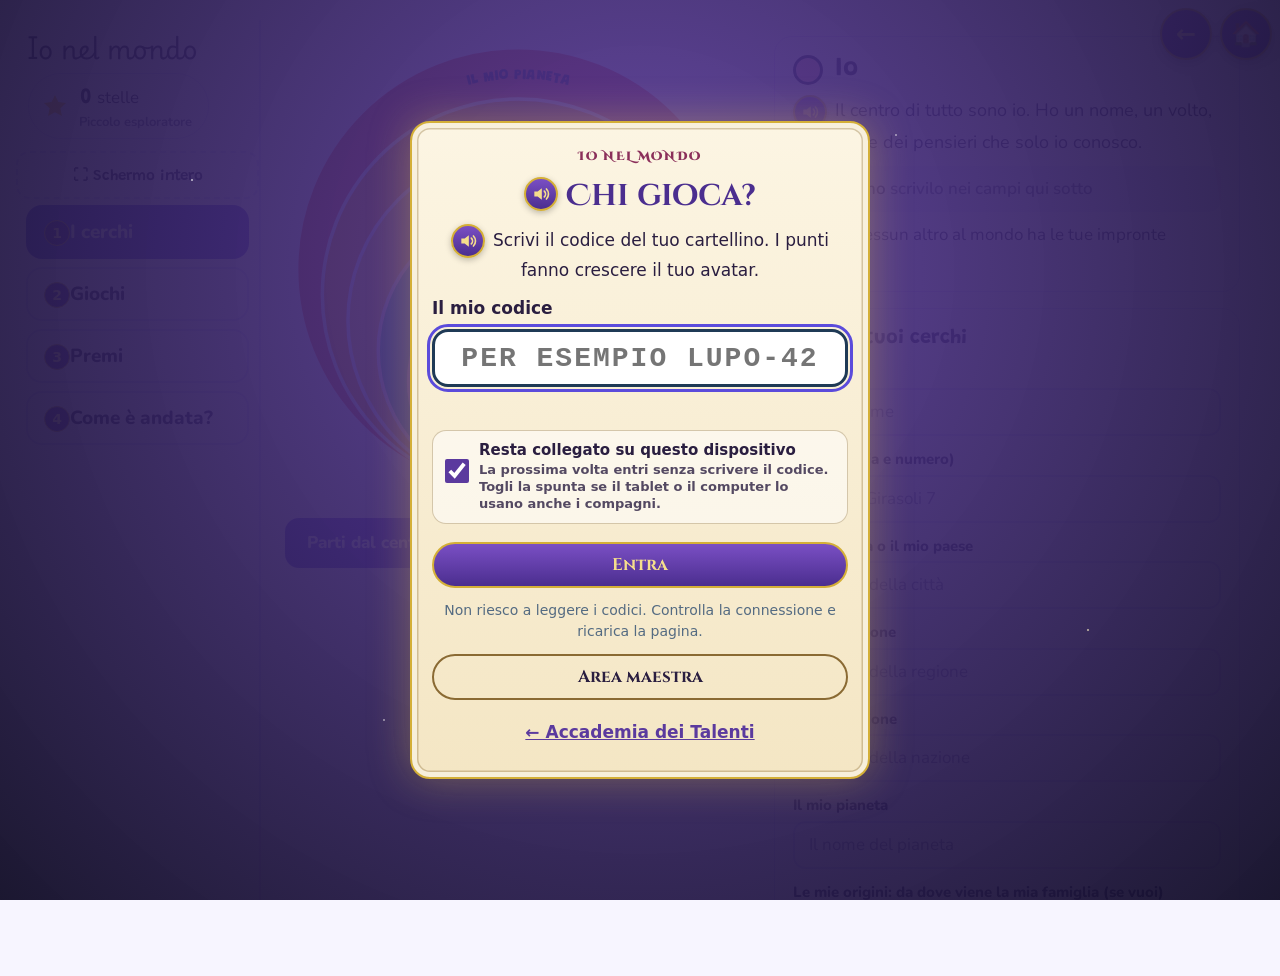
<file: mondo.html>
<!doctype html><html lang="it" data-theme="light"><head><meta charset=utf8><meta name="color-scheme" content="light only"><meta http-equiv="Cache-Control" content="no-cache"><link rel="manifest" href="manifest.webmanifest"><meta name="theme-color" content="#5B3F99"><meta name="mobile-web-app-capable" content="yes"><meta name="apple-mobile-web-app-capable" content="yes"><link rel="apple-touch-icon" href="img/app-192.png"><meta name=viewport content="width=device-width,initial-scale=1,viewport-fit=cover"><style>:root{color-scheme:light;box-sizing:border-box;padding-top:env(safe-area-inset-top,0px);padding-bottom:env(safe-area-inset-bottom,0px)}html{scroll-padding-top:env(safe-area-inset-top,0px)}body{margin:0;padding:0;font:14px -apple-system,BlinkMacSystemFont,sans-serif;background:#fff;color:#000}img{max-width:100%}[hidden]:not([hidden=until-found i]){display:none!important}</style></head><body>
<title>Io nel mondo</title>
<meta name="claude:viewport-fit-sides" content="cover">
<link rel="preconnect" href="https://fonts.googleapis.com">
<link rel="preconnect" href="https://fonts.gstatic.com" crossorigin>
<link rel="stylesheet" href="https://fonts.googleapis.com/css2?family=Grandstander:wght@500;700;900&family=Nunito:wght@400;600;800&family=Playwrite+IT+Moderna:wght@400&display=swap">
<link rel="stylesheet" href="cuccioli.css?v=1127o">
<link rel="stylesheet" href="land.css?v=1127o">
<style>
/* Layout: la mappa a cerchi è l'eroe della pagina; sotto, schede e giochi su fondo lavanda.
   Gli unici colori saturi sono i sette colori dei cerchi, ripresi dal lavoretto di classe. */
:root{
  --bg:#F7F5FF; --surface:#FFFFFF; --surface-2:#EEEAFE; --fg:#1B1840; --muted:#5A5683; --line:#DAD4F4;
  --accent:#5B4BDB; --on-accent:#FFFFFF; --good:#12724F; --bad:#B8302A; --star:#FFB800;
  --r-io:#F4A6C0; --r-casa:#3F3FA8; --r-citta:#7B8FE0; --r-regione:#4CC9A0; --r-stato:#FFD23F; --r-cont:#FF9F1C; --r-pianeta:#EF5B45;
  --ink:#1B1840; --paper:#FFFFFF;
  --font-display:'Grandstander','Trebuchet MS',system-ui,sans-serif;
  --font-body:'Nunito',system-ui,-apple-system,'Segoe UI',sans-serif;
  --font-hand:'Playwrite IT Moderna','Segoe Script','Bradley Hand',cursive;
}
@media (prefers-color-scheme: dark){
  :root:not([data-theme="light"]){
    --bg:#14122B; --surface:#1F1C42; --surface-2:#2A2656; --fg:#F1EEFF; --muted:#B9B4DE; --line:#3B3669;
    --accent:#9B8FFF; --on-accent:#14122B; --good:#5BD6A4; --bad:#FF8B7E; color-scheme:dark;
  }
}
:root[data-theme="dark"]{
  --bg:#14122B; --surface:#1F1C42; --surface-2:#2A2656; --fg:#F1EEFF; --muted:#B9B4DE; --line:#3B3669;
  --accent:#9B8FFF; --on-accent:#14122B; --good:#5BD6A4; --bad:#FF8B7E; color-scheme:dark;
}

*,*::before,*::after{box-sizing:border-box}
body{
  background:var(--bg); color:var(--fg); font-family:var(--font-body); font-size:17px; line-height:1.5;
  padding-block:20px 56px;
  padding-left:max(16px,env(safe-area-inset-left,0px)); padding-right:max(16px,env(safe-area-inset-right,0px));
}
h1,h2,h3{font-family:var(--font-display); line-height:1.15; text-wrap:balance; margin:0}
p{margin:0}
button{font:inherit; color:inherit}
:focus-visible{outline:3px solid var(--accent); outline-offset:2px}
.app{max-width:900px; margin-inline:auto; display:grid; gap:20px}
.app > *{min-width:0}

/* intestazione */
.top{display:flex; flex-wrap:wrap; gap:12px 20px; align-items:center; justify-content:space-between}
.mark{font-family:var(--font-hand); font-weight:400; font-size:clamp(30px,7vw,44px); line-height:1.25}
.sub{color:var(--muted); font-weight:600}
.score{display:flex; align-items:center; gap:10px; background:var(--surface); border:1px solid var(--line); border-radius:999px; padding:8px 16px 8px 12px}
.score b{font-family:var(--font-display); font-size:22px; font-variant-numeric:tabular-nums}
.score small{display:block; color:var(--muted); font-weight:700; font-size:13px; line-height:1.2}
.st{width:1.15em; height:1.15em; fill:var(--line); flex:none}
.st.on{fill:var(--star)}
.score .st{width:28px; height:28px}
.rainbow{height:7px; border-radius:4px; background:linear-gradient(90deg,
  var(--r-io) 0 14.28%, var(--r-casa) 14.28% 28.57%, var(--r-citta) 28.57% 42.85%, var(--r-regione) 42.85% 57.14%,
  var(--r-stato) 57.14% 71.42%, var(--r-cont) 71.42% 85.71%, var(--r-pianeta) 85.71% 100%)}

/* schede */
.tabs{display:flex; flex-wrap:wrap; gap:8px}
.tab{font-weight:800; padding:10px 16px; border-radius:999px; border:2px solid var(--line); background:var(--surface); cursor:pointer; min-height:46px}
.tab[aria-selected="true"]{background:var(--accent); color:var(--on-accent); border-color:var(--accent)}

/* bottoni e carte */
.btn{display:inline-flex; align-items:center; justify-content:center; gap:8px; min-height:48px; padding:10px 20px; border-radius:14px; border:2px solid var(--accent); background:var(--accent); color:var(--on-accent); font-weight:800; cursor:pointer}
.btn.ghost{background:transparent; color:var(--fg); border-color:var(--line)}
.btn.small{min-height:40px; padding:6px 14px; font-size:15px}
.btn:disabled{opacity:.45; cursor:default}
.card{background:var(--surface); border:1px solid var(--line); border-radius:18px; padding:18px}
.col{display:grid; gap:16px; min-width:0}
.row{display:flex; flex-wrap:wrap; gap:10px 14px; align-items:center}
.hint{color:var(--muted); font-weight:600; font-size:15px}

/* mappa */
.map-grid{display:grid; grid-template-columns:repeat(auto-fit,minmax(min(100%,330px),1fr)); gap:22px; align-items:start}
.rings{width:100%; max-width:500px; margin-inline:auto}
.rings svg{display:block; width:100%; height:auto; overflow:visible}
.ring{cursor:pointer}
.ring circle{stroke:var(--bg); stroke-width:3; transition:filter .15s}
.ring:hover circle{filter:brightness(1.07)}
.ring.sel circle{stroke:var(--fg); stroke-width:4}
.ring:focus-visible{outline:none}
.ring:focus-visible circle{stroke:var(--accent); stroke-width:5}
.rl{font-family:var(--font-display); font-weight:900; font-size:12.5px; letter-spacing:.4px; pointer-events:none}
.rl.big{font-size:15px}

#info h2{font-size:26px}
.info-head{display:flex; align-items:center; gap:12px; margin-bottom:10px}
.swatch{width:30px; height:30px; border-radius:50%; border:3px solid var(--fg); flex:none}
.lead{font-size:18px}
.mine{margin-top:10px; padding:10px 14px; background:var(--surface-2); border-radius:12px; font-weight:600}
.mine strong{font-weight:800}
.mine .empty{color:var(--muted); font-weight:600}
.fact{margin-top:10px}
.movebox{margin-top:12px; padding:12px 14px; border-radius:12px; border:2px dashed var(--line)}
.movebox b{display:block; font-family:var(--font-display)}

.fields{display:grid; gap:12px}
.fields h3{font-size:20px}
.field{display:grid; gap:4px}
.field label{font-weight:800; font-size:15px}
.field input{font:inherit; min-height:48px; padding:8px 14px; border-radius:12px; border:2px solid var(--line); background:var(--bg); color:var(--fg); width:100%}
.field input::placeholder{color:var(--muted); opacity:.8}
.addr{display:grid; gap:10px}
.addr p{font-family:var(--font-hand); font-size:18px; line-height:1.8}

/* giochi */
.game-list{display:grid; grid-template-columns:repeat(auto-fit,minmax(min(100%,260px),1fr)); gap:14px}
.gcard{display:grid; text-align:left; padding:0; overflow:hidden; border:1px solid var(--line); border-radius:18px; background:var(--surface); cursor:pointer}
.gcard .strip{height:12px}
.gcard .gb{padding:14px 16px 18px; display:grid; gap:8px}
.gcard h3{font-size:21px}
.gcard p{color:var(--muted); font-weight:600}
.tag{justify-self:start; font-size:13px; font-weight:800; padding:2px 12px; border-radius:999px; background:var(--surface-2)}
.gh{font-size:28px; margin-block:12px 6px}
.rules{margin-bottom:10px}
body:not(.is-teacher) details.move,body:not(.is-teacher) #tab-maestra{display:none!important}
.acc-link{margin:6px 0 0;font-weight:800}.acc-link a{color:inherit;opacity:.8}
details.move{border:2px dashed var(--line); border-radius:14px; padding:10px 14px; margin-bottom:16px}
details.move summary{cursor:pointer; font-weight:800}
details.move p{margin-top:8px}
.pills{display:flex; flex-wrap:wrap; gap:8px; margin-bottom:14px}
.pill{padding:8px 14px; border-radius:999px; border:2px solid var(--line); background:var(--surface); font-weight:800; cursor:pointer; min-height:44px}
.pill[aria-pressed="true"]{border-color:var(--accent); background:var(--surface-2)}
.mini{color:var(--star); letter-spacing:1px; margin-left:4px}
.status{min-height:1.6em; font-weight:700; margin-block:8px; text-align:center}
.board{position:relative; display:grid; grid-template-columns:repeat(5,1fr); width:min(100%,360px); margin-inline:auto; border:3px solid var(--fg); border-radius:12px; overflow:hidden; aspect-ratio:1}
.cell{background:var(--surface-2); display:grid; place-items:center; padding:12%}
.cell.alt{background:var(--surface)}
.cell svg{width:100%; height:100%}
.robot{position:absolute; width:20%; height:20%; padding:6%; transition:left .25s,top .25s,transform .25s; pointer-events:none}
.robot svg{width:100%; height:100%; display:block}
.board.bump{animation:shake .35s}
.controls{display:grid; grid-template-columns:repeat(3,1fr); gap:10px; width:min(100%,420px); margin:14px auto 0}
.cmd{display:grid; justify-items:center; gap:4px; padding:12px 6px; min-height:84px; border-radius:16px; border:2px solid var(--accent); background:var(--surface); font-weight:800; font-size:15px; line-height:1.2; text-align:center; cursor:pointer}
.cmd svg{width:30px; height:30px; fill:none; stroke:currentColor; stroke-width:3; stroke-linecap:round; stroke-linejoin:round}
.cmd.go{background:var(--accent); color:var(--on-accent)}
.cmd:disabled{opacity:.45; cursor:default}
.result{margin-top:16px; text-align:center; display:grid; gap:10px; justify-items:center}
.result h3{font-size:26px}
.result .stars{display:flex; gap:6px; font-size:40px}
.result .row{justify-content:center}

.chips{display:flex; flex-wrap:wrap; gap:10px; margin-block:12px}
.chip{min-height:52px; padding:8px 16px; border-radius:14px; border:2px solid var(--ink); font-weight:800; cursor:pointer}
.chip:disabled{opacity:.3; cursor:default}
.slots{display:grid; grid-template-columns:repeat(auto-fit,minmax(150px,1fr)); gap:8px; list-style:none; padding:0; margin:0; counter-reset:s}
.slots li{counter-increment:s; min-height:46px; display:flex; align-items:center; gap:8px; padding:6px 12px; border:2px dashed var(--line); border-radius:12px; font-weight:800; min-width:0}
.slots li::before{content:counter(s) "°"; color:var(--muted); font-weight:800}
.slots li.filled{border-style:solid; border-color:var(--ink); color:var(--ink)}
.slots li.filled::before{color:inherit}
.timer{font-family:var(--font-display); font-size:22px; font-variant-numeric:tabular-nums}
.shake{animation:shake .35s}
@keyframes shake{0%,100%{transform:translateX(0)}25%{transform:translateX(-6px)}75%{transform:translateX(6px)}}

.qhead{display:flex; justify-content:space-between; gap:10px; font-weight:800; color:var(--muted)}
.qtext{font-family:var(--font-display); font-weight:700; font-size:23px; line-height:1.3; margin-block:10px 14px; text-wrap:balance}
.opts{display:grid; gap:10px}
.opts.four{grid-template-columns:repeat(2,1fr)}
.opt{display:flex; align-items:center; gap:10px; width:100%; min-height:58px; padding:10px 16px; border-radius:14px; border:2px solid var(--line); background:var(--surface); font-weight:800; font-size:18px; text-align:left; cursor:pointer}
.opt.right{border-color:var(--good)}
.opt.wrong{border-color:var(--bad)}
.opt .mk{margin-left:auto; font-weight:900}
.opt.right .mk{color:var(--good)}
.opt.wrong .mk{color:var(--bad)}
.opt:disabled{cursor:default}
.fb{margin-block:12px; min-height:3em; font-weight:600}
.compass{width:110px; height:110px; display:block; margin-inline:auto}
.imp{border:3px dashed var(--accent); border-radius:18px; padding:20px; text-align:center; display:grid; gap:12px; justify-items:center}
.imp h3{font-size:26px}

/* collegamenti e puzzle */
.pair{display:grid;gap:12px}
.prow{display:grid;grid-template-columns:minmax(0,1fr) clamp(110px,30vw,170px);gap:12px;align-items:stretch}
.pcard{display:grid;place-content:center;gap:2px;min-height:92px;padding:8px 10px;border-radius:16px;border:3px solid var(--ink);font-family:var(--font-display);font-weight:900;font-size:18px;line-height:1.2;text-align:center;cursor:pointer}
.pcard small{font-size:14px;font-weight:800}
.pimg{position:relative;aspect-ratio:1;padding:0;border-radius:16px;border:3px solid var(--line);background:var(--surface);cursor:pointer;overflow:hidden}
.pimg svg,.tile svg{position:absolute;inset:0;width:100%;height:100%;display:block}
.pimg .cap{position:absolute;left:0;right:0;bottom:0;background:var(--ink);color:#fff;font:800 14px var(--font-display);padding:2px 4px;text-align:center}

.pslots{display:grid;grid-template-columns:repeat(auto-fit,minmax(104px,1fr));gap:12px;max-width:640px;width:100%;margin-inline:auto}
.pslot{position:relative;aspect-ratio:1;border-radius:50%;border:3px solid var(--ink);display:grid;place-content:center;padding:10px;font:900 16px/1.15 var(--font-display);text-align:center;cursor:pointer;overflow:hidden;transition:transform .12s}
.pslot .pt{position:relative;z-index:1}
.pslot.done{box-shadow:0 0 0 4px var(--good);cursor:default;opacity:1}
.pslot.done img{position:absolute;inset:0;width:100%;height:100%;object-fit:cover}
.pslot.done .pt{position:absolute;left:8%;right:8%;bottom:9%;background:var(--ink);color:#fff;border-radius:999px;padding:2px 6px;font-size:13px}
.pslot.sel{outline:4px solid var(--accent);outline-offset:3px}
.pslot.over{outline:4px dashed var(--accent);outline-offset:3px;transform:scale(1.06)}
.ptray{display:flex;flex-wrap:wrap;gap:12px;justify-content:center;align-items:center;padding:14px;background:var(--surface-2);border-radius:18px;min-height:112px}
.pdrag{width:clamp(72px,20vw,92px);aspect-ratio:1;border-radius:50%;padding:0;border:3px solid var(--fg);overflow:hidden;cursor:grab;touch-action:none;user-select:none;-webkit-user-select:none;background:var(--surface)}
.pdrag img{width:100%;height:100%;object-fit:cover;display:block;pointer-events:none}
.pdrag.sel{outline:4px solid var(--accent);outline-offset:2px}
.pdrag.lift{opacity:.35}
.dragghost{position:fixed;width:84px;height:84px;margin:-62px 0 0 -42px;border-radius:50%;overflow:hidden;border:4px solid var(--fg);pointer-events:none;z-index:60;box-shadow:0 8px 20px rgba(0,0,0,.3)}
.dragghost img{width:100%;height:100%;object-fit:cover;display:block}
.pcard.sel,.pimg.sel{outline:4px solid var(--accent);outline-offset:2px}
.pcard.done,.pimg.done{box-shadow:0 0 0 4px var(--good);opacity:1}
.pcard:disabled,.pimg:disabled{cursor:default}
.pic{display:block;width:min(100%,260px);margin:10px auto;border-radius:16px;border:3px solid var(--ink)}
.dz{--pw:78px}
.dz-board{position:relative;display:grid;gap:2px;width:min(100%,380px);aspect-ratio:1;margin:12px auto;background:var(--ink);padding:3px;border-radius:14px;overflow:hidden}
.dz-board::before{content:"";position:absolute;inset:3px;background:var(--img) 0 0/100% 100%;opacity:.22;border-radius:10px}
.dz-cell{position:relative;min-width:0;padding:0;border:2px dashed var(--line);background:transparent;border-radius:6px;cursor:pointer}
.dz-cell.over{background:rgba(91,75,219,.35);border-style:solid;border-color:var(--accent)}
.dz-cell.fixed{border:0;cursor:default}
.dzp{background-image:var(--img);background-repeat:no-repeat;background-size:calc(var(--n)*100%) calc(var(--n)*100%)}
.dz-tray{display:flex;flex-wrap:wrap;gap:10px;justify-content:center;padding:12px;background:var(--surface-2);border-radius:18px;min-height:90px}
.dz-tray .dzp{width:var(--pw);aspect-ratio:1;padding:0;border:3px solid var(--ink);border-radius:10px;cursor:grab;touch-action:none;user-select:none;-webkit-user-select:none}
.dz-tray .dzp.sel{outline:4px solid var(--accent);outline-offset:2px}
.dz-tray .dzp.lift{opacity:.3}
.dzghost{position:fixed;pointer-events:none;z-index:60;transform:translate(-50%,-70%);border:3px solid var(--fg);border-radius:10px;box-shadow:0 8px 20px rgba(0,0,0,.35)}
.dz-board.fin{gap:0}

.pz-grid{display:grid;gap:4px;width:min(100%,380px);margin:12px auto;background:var(--ink);padding:4px;border-radius:14px}
.tile{position:relative;aspect-ratio:1;padding:0;border:0;border-radius:6px;background:var(--surface-2);overflow:hidden;cursor:pointer;min-width:0}
.tile.sel{outline:5px solid var(--accent);outline-offset:-5px}
.tile:disabled{cursor:default}
.pz-grid.fin{gap:0;padding:4px}
.pz-grid.fin .tile{border-radius:0}
.slot-e{background:var(--surface-2);border:2px dashed var(--line)}
.slotf{cursor:default}
.sec-t{text-align:center;font-weight:800;margin-top:8px}
.tray{display:grid;grid-template-columns:repeat(auto-fill,minmax(84px,1fr));gap:8px;width:min(100%,420px);margin:8px auto}
.tray .tile{border:3px solid var(--ink);border-radius:10px}
.model{width:min(100%,170px);margin:8px auto}
.model .pic{width:100%;margin:0}

/* premi */
.stack{display:grid; gap:22px}
.stack h2{font-size:24px; margin-bottom:10px}
.bar{height:16px; border-radius:8px; background:var(--surface-2); overflow:hidden; border:1px solid var(--line)}
.bar i{display:block; height:100%; background:linear-gradient(90deg,var(--r-regione),var(--r-stato),var(--r-cont)); border-radius:8px}
.badges{display:grid; grid-template-columns:repeat(auto-fit,minmax(min(100%,190px),1fr)); gap:12px}
.badge{display:grid; justify-items:center; gap:6px; text-align:center; padding:14px 10px; border:1px solid var(--line); border-radius:16px; background:var(--surface)}
.badge svg{width:64px; height:64px}
.badge b{font-family:var(--font-display)}
.badge span{font-size:14px; color:var(--muted); font-weight:600}
.badge.locked{opacity:.6}
.badge.locked b::after{content:" (da conquistare)"; font-family:var(--font-body); font-weight:600; font-size:13px; color:var(--muted)}
.missions{display:grid; gap:10px}
.mission{display:flex; gap:12px; align-items:flex-start; padding:14px; border:1px solid var(--line); border-radius:14px; background:var(--surface); cursor:pointer}
.mission input{width:26px; height:26px; margin-top:2px; accent-color:var(--accent); flex:none}
.mission b{display:block}

/* autovalutazione */
.stmt{border:1px solid var(--line); border-radius:16px; background:var(--surface); padding:14px; margin:0; min-width:0}
.stmt legend{font-weight:800; padding-inline:6px}
.faces{display:grid; grid-template-columns:repeat(3,1fr); gap:8px; margin-top:6px}
.face{position:relative; display:block}
.face input{position:absolute; opacity:0; inset:0; width:100%; height:100%; margin:0; cursor:pointer}
.fbox{display:grid; justify-items:center; gap:4px; padding:8px 4px; border-radius:12px; border:2px solid var(--line); font-weight:700; font-size:14px; text-align:center; line-height:1.2}
.fbox svg{width:42px; height:42px}
.face input:checked + .fbox{border-color:var(--accent); background:var(--surface-2); font-weight:800}
.face input:focus-visible + .fbox{outline:3px solid var(--accent); outline-offset:2px}
.area{display:grid; gap:6px}
.area label{font-weight:800}
.area textarea{font:inherit; min-height:84px; padding:10px 14px; border-radius:12px; border:2px solid var(--line); background:var(--bg); color:var(--fg); width:100%; resize:vertical}
.summary{white-space:pre-wrap; background:var(--surface-2); border-radius:12px; padding:14px; font-family:var(--font-body); font-size:16px; margin:0; overflow-wrap:anywhere}

/* maestra */
.teach{display:grid; gap:14px}
.teach h2{font-size:26px}
.teach h3{font-size:19px; margin-bottom:4px}
.teach ol,.teach ul{margin:6px 0 0; padding-left:22px; display:grid; gap:6px}
.teach .meta{display:flex; flex-wrap:wrap; gap:8px}
.confirm{border:2px solid var(--bad); border-radius:14px; padding:14px; display:grid; gap:10px}

.toast{position:fixed; left:max(16px,env(safe-area-inset-left,0px)); right:max(16px,env(safe-area-inset-right,0px)); bottom:calc(16px + env(safe-area-inset-bottom,0px)); z-index:20; margin-inline:auto; max-width:460px; background:var(--fg); color:var(--bg); padding:12px 18px; border-radius:14px; font-weight:800; text-align:center}


/* tablet e touch */
html{-webkit-text-size-adjust:100%}
button,a,input,select,label,summary,[role=button],[data-act]{touch-action:manipulation}
button,.btn,.tab,.pill,.opt,.chip,.gcard,.cmd,.tile,.pslot,.pdrag{-webkit-user-select:none;user-select:none;-webkit-tap-highlight-color:transparent}
@media (min-width:700px) and (hover:none){.tab{min-height:52px;padding:12px 20px;font-size:18px}.btn{min-height:52px}.opt{min-height:64px}}
@media (max-width:480px){
  .opts.four{grid-template-columns:1fr 1fr}
  .qtext{font-size:21px}
}
@media (prefers-reduced-motion: reduce){
  *,*::before,*::after{animation:none!important; transition:none!important}
}
</style>

<div class="app">
  <header class="top">
    <div>
      <h1 class="mark">Io nel mondo</h1>
      <p class="sub">Dai cerchi di casa mia fino al pianeta Terra</p>
    </div>
    <div class="score" aria-live="polite">
      <svg class="st on" viewBox="0 0 24 24" aria-hidden="true"><path d="M12 2.5l2.9 6.1 6.6.8-4.9 4.6 1.3 6.6L12 17.3 6.1 20.6l1.3-6.6L2.5 9.4l6.6-.8z"/></svg>
      <div><b id="stars">0</b> stelle<small id="lvl">Piccolo esploratore</small></div>
    </div>
  </header>
  <div id="cq-chip"></div>
  <p class="acc-link"><a href="index.html">← Accademia dei Talenti</a></p>
  <div class="rainbow" aria-hidden="true"></div>

  <div class="tabs" role="tablist" aria-label="Sezioni dell'app">
    <button class="tab" role="tab" id="tab-cerchi" aria-controls="panel-cerchi" type="button">I cerchi</button>
    <button class="tab" role="tab" id="tab-giochi" aria-controls="panel-giochi" type="button">Giochi</button>
    <button class="tab" role="tab" id="tab-premi" aria-controls="panel-premi" type="button">Premi</button>
    <button class="tab" role="tab" id="tab-valutazione" aria-controls="panel-valutazione" type="button">Come è andata?</button>
    <button class="tab" role="tab" id="tab-maestra" aria-controls="panel-maestra" type="button">Per la maestra</button>
  </div>

  <!-- I CERCHI -->
  <section role="tabpanel" id="panel-cerchi" aria-labelledby="tab-cerchi">
    <div class="map-grid">
      <div class="col">
        <div class="rings"><svg id="rings" viewBox="0 0 400 400" role="group" aria-label="I sette cerchi, da Io al pianeta"></svg></div>
        <div class="row">
          <button class="btn" id="tour" type="button">Parti dal centro</button>
          <span class="hint">Tocca un cerchio per scoprirlo</span>
        </div>
      </div>
      <div class="col">
        <article class="card" id="info" aria-live="polite"></article>
        <div class="card fields" role="group" aria-labelledby="fh">
          <h3 id="fh">Scrivi i tuoi cerchi</h3>
          <div class="field"><label for="f-nome">Mi chiamo</label><input id="f-nome" type="text" maxlength="40" autocomplete="off" placeholder="Il tuo nome"></div>
          <div class="field"><label for="f-casa">Abito in (via e numero)</label><input id="f-casa" type="text" maxlength="50" autocomplete="off" placeholder="Via dei Girasoli 7"></div>
          <div class="field"><label for="f-citta">La mia città o il mio paese</label><input id="f-citta" type="text" maxlength="40" autocomplete="off" placeholder="Il nome della città"></div>
          <div class="field"><label for="f-regione">La mia regione</label><input id="f-regione" type="text" maxlength="40" autocomplete="off" placeholder="Il nome della regione"></div>
          <div class="field"><label for="f-nazione">La mia nazione</label><input id="f-nazione" type="text" maxlength="40" autocomplete="off" placeholder="Il nome della nazione"></div>
          <div class="field"><label for="f-pianeta">Il mio pianeta</label><input id="f-pianeta" type="text" maxlength="40" autocomplete="off" placeholder="Il nome del pianeta"></div>
          <div class="field"><label for="f-paese">Le mie origini: da dove viene la mia famiglia (se vuoi)</label><input id="f-paese" type="text" maxlength="60" autocomplete="off" placeholder="Il Paese o la città della mia famiglia"></div>
        </div>
        <div class="card addr">
          <h3>Il mio indirizzo completo</h3>
          <p id="sentence"></p>
          <div class="row"><button class="btn small" id="copy-addr" type="button">Copia</button></div>
        </div>
      </div>
    </div>
  </section>

  <!-- GIOCHI -->
  <section role="tabpanel" id="panel-giochi" aria-labelledby="tab-giochi" hidden>
    <div id="game"></div>
  </section>

  <!-- PREMI -->
  <section role="tabpanel" id="panel-premi" aria-labelledby="tab-premi" hidden>
    <div class="stack" id="premi"></div>
  </section>

  <!-- AUTOVALUTAZIONE -->
  <section role="tabpanel" id="panel-valutazione" aria-labelledby="tab-valutazione" hidden>
    <div class="stack">
      <div>
        <h2>Come è andata?</h2>
        <p class="hint">Scegli la faccina giusta per te. Non ci sono risposte sbagliate.</p>
      </div>
      <div class="stack" id="se-list"></div>
      <div class="area"><label for="se-bello">La cosa più bella che ho imparato</label><textarea id="se-bello" maxlength="300"></textarea></div>
      <div class="area"><label for="se-prossima">La prossima volta voglio provare a</label><textarea id="se-prossima" maxlength="300"></textarea></div>
      <div class="row"><button class="btn" id="se-sum" type="button">Mostra il mio riassunto</button><button class="btn ghost" id="se-send" type="button">Invia al foglio Google</button></div>
      <div class="card" id="se-out" hidden>
        <pre class="summary" id="se-text"></pre>
        <div class="row" style="margin-top:12px"><button class="btn small" id="se-copy" type="button">Copia il riassunto</button></div>
      </div>
    </div>
  </section>

  <!-- PER LA MAESTRA -->
  <section role="tabpanel" id="panel-maestra" aria-labelledby="tab-maestra" hidden>
    <div class="teach">
      <div class="card">
        <h2>Missione Io nel mondo: i cerchi dell'esploratore</h2>
        <div class="meta" style="margin-top:10px">
          <span class="tag">Gamification</span><span class="tag">Cooperative learning</span><span class="tag">Geografia</span><span class="tag">Matematica</span><span class="tag">Scienze motorie</span><span class="tag">Arte</span><span class="tag">Tecnologia</span><span class="tag">Musica</span>
        </div>
      </div>
      <div class="card">
        <h3>L'aggancio (3 minuti)</h3>
        <p>La lettera smarrita. Mostrate una busta con scritto soltanto il nome di un bambino della classe. Chiedete: "Il postino riuscirà a consegnarla?". I bambini scoprono che manca l'indirizzo e lo costruiscono insieme: casa, città, regione, Stato, continente, pianeta. Per finire, una sfida: "Arriverebbe anche a un marziano?".</p>
      </div>
      <div class="card">
        <h3>Svolgimento a micro-step</h3>
        <ol>
          <li><b>Cerchi umani (10 min, azione).</b> Sul pavimento ci sono sette cerchi di corda, uno dentro l'altro. Un bambino alla volta entra nel cerchio più piccolo e dice chi è, poi passa a quelli più grandi.</li>
          <li><b>L'app alla LIM (10 min, riflessione).</b> Si toccano i cerchi, si leggono le schede e ognuno completa i propri campi. Alla fine si legge l'indirizzo completo.</li>
          <li><b>Costruiamo i cerchi (15 min, manuale e arte).</b> Cerchi di cartoncino colorato di grandezze diverse, con il nome scritto sopra, fissati insieme con un fermacampione.</li>
          <li><b>Giochi a squadre (10 min, gioco).</b> A rotazione: Collega i cerchi, Che immagine è? e i tre puzzle con le immagini di Bollate, Lombardia, Italia, Europa e Terra. Una squadra gioca, le altre guardano e aiutano a voce.</li>
          <li><b>Chiusura (5 min).</b> Ogni bambino compila la scheda "Come è andata?" e conquista una stella.</li>
        </ol>
      </div>
      <div class="card">
        <h3>Gamification</h3>
        <ul>
          <li>Stelle per ogni livello superato e livelli da Piccolo esploratore a Cartografo del mondo.</li>
          <li>Otto badge da conquistare, uno per ogni piccola impresa.</li>
          <li>Imprevisti: carte con una mini-sfida fisica che dà una stella bonus.</li>
          <li>Puzzle: ricostruire le immagini con 4 o 9 pezzi, con meno scambi o meno errori possibili.</li>
          <li>Tre missioni speciali da svolgere in classe o a casa, nella scheda Premi.</li>
        </ul>
      </div>
      <div class="card">
        <h3>Varianti di movimento</h3>
        <p>Ogni gioco ha la sua versione in movimento, scritta nel gioco stesso: corsa alle immagini appese in aula, salti nei cerchi di corda, puzzle umano con i bambini al posto dei pezzi. Collegamenti con la Musica: un battito di mani per ogni cerchio nominato, da Io al Pianeta e ritorno.</p>
      </div>
      <div class="card">
        <h3>Scheda di autovalutazione</h3>
        <p>È la sezione "Come è andata?". Il bambino sceglie una faccina per cinque frasi e scrive due pensieri. Il riassunto si copia e si può incollare in un documento. I dati restano nel browser di questo dispositivo e, se colleghi un foglio Google, arrivano anche lì.</p>
      </div>
      <div class="card" id="sheet-box">
        <h3>Foglio Google dei risultati</h3>
        <p>Ogni gioco finito e ogni autovalutazione aggiunge una riga al foglio che colleghi qui. La scrittura usa il tuo accesso Google, quindi i bambini devono giocare su questo dispositivo, dentro la tua app di Claude. Nel foglio finiscono i nomi inseriti dai bambini: meglio usare solo il nome di battesimo o un soprannome.</p>
        <div class="field" style="margin-top:10px"><label for="sh-url">Link del foglio Google</label><input id="sh-url" type="text" autocomplete="off" placeholder="https://docs.google.com/spreadsheets/d/…"></div>
        <div class="row" style="margin-top:10px"><button class="btn" id="sh-link" type="button">Collega il foglio</button><button class="btn ghost" id="sh-off" type="button" hidden>Scollega</button></div>
        <p class="hint" id="sh-status" aria-live="polite" style="margin-top:8px"></p>
      </div>
      <div class="card" id="reset-box">
        <h3>Nuovo bambino su questo dispositivo</h3>
        <p>Azzera stelle, badge, campi e risposte salvati qui.</p>
        <div class="row" style="margin-top:10px"><button class="btn ghost" id="reset-ask" type="button">Ricomincia da capo</button></div>
        <div class="confirm" id="reset-confirm" hidden style="margin-top:12px">
          <p><b>Sicura?</b> Tutto quello che è salvato su questo dispositivo sarà cancellato.</p>
          <div class="row"><button class="btn" id="reset-yes" type="button">Sì, cancella tutto</button><button class="btn ghost" id="reset-no" type="button">No, torna indietro</button></div>
        </div>
      </div>
    </div>
  </section>
</div>
<div class="toast" id="toast" role="status" hidden></div>

<script src="config.js"></script>
<script src="registro.js"></script>
<script src="cuccioli.js?v=1127o"></script>
<script>
(function(){
'use strict';
var KEY0='io-nel-mondo-v1',KEY=KEY0,CQ=window.Cuccioli,PID=null,chipCtl=null,dbT=null;
function $(s,r){return (r||document).querySelector(s)}
function $$(s,r){return Array.prototype.slice.call((r||document).querySelectorAll(s))}
function esc(s){return String(s).replace(/[&<>"']/g,function(c){return {'&':'&amp;','<':'&lt;','>':'&gt;','"':'&quot;',"'":'&#39;'}[c]})}
function shuffle(a){a=a.slice();for(var i=a.length-1;i>0;i--){var j=Math.floor(Math.random()*(i+1));var t=a[i];a[i]=a[j];a[j]=t}return a}
function clone(o){return JSON.parse(JSON.stringify(o))}

/* ---------- dati salvati ---------- */
var DEF={
  f:{nome:'',casa:'',citta:'',regione:'',nazione:'',pianeta:'',paese:''},
  visited:[], g:{pair:0,look:0,swap:{},tray:{},drag:{}},
  missions:[false,false,false], bonus:0, se:{}, sebello:'', seprossima:'', badges:[], synced:0
};
function load(src){
  var s=clone(DEF);
  try{
    var t=src!==undefined?JSON.stringify(src):localStorage.getItem(KEY);
    if(t){
      var o=JSON.parse(t);
      Object.keys(DEF).forEach(function(k){
        if(o[k]===undefined||typeof o[k]!==typeof DEF[k])return;
        if(DEF[k]&&typeof DEF[k]==='object'&&!Array.isArray(DEF[k])){
          Object.keys(DEF[k]).forEach(function(kk){if(o[k][kk]!==undefined)s[k][kk]=o[k][kk]});
        }else s[k]=o[k];
      });
    }
  }catch(e){}
  return s;
}
var S=load();
function save(){
  if(PID)S.ts=Date.now();
  try{localStorage.setItem(KEY,JSON.stringify(S))}catch(e){}
  if(PID&&CQ.db){clearTimeout(dbT);var pid=PID;dbT=setTimeout(function(){CQ.db.doc('mondo/'+pid).set(clone(S)).catch(function(){})},1500)}
}
/* le stelle nuove diventano punti di Geografia per il cucciolo */
function syncPts(t){
  if(!PID||!CQ.pupils[PID])return;
  var d=t-(S.synced||0);
  if(d>0){S.synced=t;save();CQ.award(PID,'geo',d,'mondo')}
}

/* ---------- stelle e livelli ---------- */
var LV=[{min:0,name:'Piccolo esploratore'},{min:5,name:'Cercatore di strade'},{min:12,name:'Navigatore'},{min:20,name:'Capitano'},{min:30,name:'Cartografo del mondo'}];
function total(){
  S.g.drag=S.g.drag||{};
  var t=S.g.pair+S.g.look;
  Object.keys(S.g.drag).forEach(function(k){t+=S.g.drag[k]});
  Object.keys(S.g.swap).forEach(function(k){t+=S.g.swap[k]});
  Object.keys(S.g.tray).forEach(function(k){t+=S.g.tray[k]});
  S.missions.forEach(function(m){if(m)t+=2});
  t+=Math.min(S.bonus,10);
  return t;
}
function levelFor(t){var c=0;for(var i=0;i<LV.length;i++)if(t>=LV[i].min)c=i;return c}
function renderScore(){var t=total();$('#stars').textContent=t;$('#lvl').textContent=LV[levelFor(t)].name;syncPts(t)}
var STAR='<svg class="st {c}" viewBox="0 0 24 24" aria-hidden="true"><path d="M12 2.5l2.9 6.1 6.6.8-4.9 4.6 1.3 6.6L12 17.3 6.1 20.6l1.3-6.6L2.5 9.4l6.6-.8z"/></svg>';
function starsRow(n){var h='';for(var i=0;i<3;i++)h+=STAR.replace('{c}',i<n?'on':'');return h}
function miniStars(n){return n>0?'<span class="mini" aria-label="'+n+' stelle">'+new Array(n+1).join('★')+'</span>':''}

var toastT=null;
function toast(msg){var t=$('#toast');t.textContent=msg;t.hidden=false;clearTimeout(toastT);toastT=setTimeout(function(){t.hidden=true},3600)}

/* ---------- foglio Google (connettore Google Sheets) ---------- */
var SHEET_KEY='io-nel-mondo-sheet', SERVER='Google Sheets';
var HEAD=['Data e ora','Nome','Attività','Dettaglio','Stelle','Totale stelle','La cosa più bella','La prossima volta'];
var sheetId='', mcp=null, shFailShown=false;
try{sheetId=localStorage.getItem(SHEET_KEY)||''}catch(e){}
try{
  if(window.claude&&window.claude.use){
    window.claude.use('mcp').then(function(m){mcp=m;renderSheetState()},function(){mcp=null;renderSheetState()});
  }
}catch(e){}
function shStatus(t){var el=$('#sh-status');if(el)el.textContent=t}
function parseSheetId(s){
  s=(s||'').trim();
  var m=s.match(/\/d\/([a-zA-Z0-9_-]+)/);
  if(m)return m[1];
  return /^[a-zA-Z0-9_-]{20,}$/.test(s)?s:'';
}
function shMsg(err){
  var c=err&&err.code;
  if(c==='needs_reauth')return 'Riconnetti Google Sheets da Impostazioni, Connettori, poi riprova.';
  if(c==='server_not_connected'||c==='selection_required')return 'Aggiungi Google Sheets da Impostazioni, Connettori, poi riprova.';
  if(c==='not_in_manifest'||c==='approval_required'||c==='consent_required'||c==='blocked_by_policy')return 'Serve il tuo permesso per scrivere sul foglio. Riapri la pagina e consenti l\'accesso a Google Sheets.';
  if(c==='tool_error')return 'Il foglio ha rifiutato la scrittura. Controlla il link e che tu possa modificarlo.';
  if(c==='server_unavailable'||c==='upstream_error'||c==='rate_limited')return 'Google Sheets non risponde ora. Se serve, ripeti l\'azione: controlla prima il foglio per non duplicare la riga.';
  return 'Non sono riuscita a scrivere sul foglio.';
}
function safeCell(v){
  if(typeof v!=='string')return v;
  return /^[=+\-@]/.test(v)?' '+v:v;
}
function sendRow(act,detail,stars,extra){
  if(!sheetId||!mcp)return Promise.resolve(false);
  extra=extra||[];
  var row=[new Date().toLocaleString('it-IT'),(S.f.nome||'').trim()||'senza nome',act,detail,stars,total(),extra[0]||'',extra[1]||''].map(safeCell);
  return mcp.callTool(SERVER,'append_values',{spreadsheetId:sheetId,range:'A1',values:[row]}).then(function(){
    shStatus('Ultimo invio: '+act+'. Riga aggiunta al foglio.');return true;
  },function(err){
    var m=shMsg(err);shStatus(m);
    if(!shFailShown){shFailShown=true;toast(m)}
    return false;
  });
}
function renderSheetState(){
  var off=$('#sh-off');if(!off)return;
  if(sheetId){
    $('#sh-url').value='https://docs.google.com/spreadsheets/d/'+sheetId+'/edit';
    off.hidden=false;
    if(!$('#sh-status').textContent)shStatus(mcp?'Foglio collegato. I risultati arrivano qui.':'Foglio salvato, ma in questa vista non posso usare Google Sheets. Apri la pagina nell\'app di Claude.');
  }else off.hidden=true;
}
$('#sh-link').addEventListener('click',function(){
  var id=parseSheetId($('#sh-url').value);
  if(!id){shStatus('Incolla il link del foglio Google, quello che contiene /d/ e finisce con /edit.');return}
  if(!mcp){shStatus('In questa vista non posso usare Google Sheets. Apri la pagina nell\'app di Claude con il connettore attivo.');return}
  var btn=$('#sh-link');btn.disabled=true;shStatus('Controllo il foglio…');
  mcp.callTool(SERVER,'get_values',{spreadsheetId:id,range:'A1:H1'}).then(function(res){
    var has=JSON.stringify(res||'').indexOf('Totale stelle')>=0;
    if(has)return false;
    return mcp.callTool(SERVER,'append_values',{spreadsheetId:id,range:'A1',values:[HEAD]}).then(function(){return true});
  }).then(function(wrote){
    sheetId=id;try{localStorage.setItem(SHEET_KEY,id)}catch(e){}
    shFailShown=false;
    $('#sh-status').textContent='';
    renderSheetState();
    shStatus(wrote?'Foglio collegato. Ho scritto la riga delle intestazioni.':'Foglio collegato. Le intestazioni c\'erano già.');
  },function(err){shStatus(shMsg(err))}).then(function(){btn.disabled=false});
});
$('#sh-off').addEventListener('click',function(){
  sheetId='';try{localStorage.removeItem(SHEET_KEY)}catch(e){}
  $('#sh-url').value='';shStatus('Foglio scollegato.');renderSheetState();
});

/* ---------- badge ---------- */
var BADGES=[
  {id:'giro',n:'Giro dei cerchi',d:'Tocca tutti e sette i cerchi.',c:'var(--r-io)',ok:function(){return S.visited.length>=7}},
  {id:'indirizzo',n:'Il mio indirizzo',d:'Scrivi nome, città e regione.',c:'var(--r-casa)',ok:function(){return S.f.nome.trim()&&S.f.citta.trim()&&S.f.regione.trim()}},
  {id:'collega',n:'Collegatutto',d:'Collega tutti i cerchi alle loro immagini.',c:'var(--r-citta)',ok:function(){return S.g.pair>0}},
  {id:'occhio',n:'Occhio di lince',d:'Riconosci le cinque immagini senza errori.',c:'var(--r-regione)',ok:function(){return S.g.look>=3}},
  {id:'puzzle',n:'Pezzo dopo pezzo',d:'Ricostruisci 3 puzzle a scambio.',c:'var(--r-stato)',ok:function(){return Object.keys(S.g.swap).length>=3}},
  {id:'mosaico',n:'Mosaico',d:'Ricostruisci 3 puzzle a pezzi.',c:'var(--r-cont)',ok:function(){return Object.keys(S.g.tray).length>=3}},
  {id:'missioni',n:'Missione compiuta',d:'Completa le tre missioni speciali.',c:'var(--r-pianeta)',ok:function(){return S.missions.every(Boolean)}},
  {id:'cartografo',n:'Cartografo',d:'Raggiungi 30 stelle.',c:'var(--accent)',ok:function(){return total()>=30}}
];
function checkBadges(silent){
  BADGES.forEach(function(b){
    if(S.badges.indexOf(b.id)<0&&b.ok()){
      S.badges.push(b.id);
      if(!silent)toast('Nuovo badge: '+b.n);
    }
  });
  save();
}

/* ---------- i cerchi ---------- */
var RINGS=[
  {id:'io',name:'Io',lab:'IO',r:38,col:'var(--r-io)',tx:'var(--ink)',
   lead:'Il centro di tutto sono io. Ho un nome, un volto, dei gusti e dei pensieri che solo io conosco.',
   fact:'Nessun altro al mondo ha le tue impronte digitali.',
   move:'Salta una volta e dì il tuo nome ad alta voce.'},
  {id:'casa',name:'La mia casa',lab:'LA MIA CASA',r:66,col:'var(--r-casa)',tx:'var(--paper)',
   lead:'La casa è il posto dove vivo con la mia famiglia. Ha un indirizzo: la via e il numero civico.',
   fact:'Il numero civico serve al postino per trovare la porta giusta.',
   move:'Indica con la mano destra la porta della classe, poi con la sinistra la finestra.'},
  {id:'citta',name:'La mia città',lab:'LA MIA CITTÀ',r:94,col:'var(--r-citta)',tx:'var(--ink)',
   lead:'La città, o il paese, è fatta di tante case, vie, scuole e piazze. Ogni giorno la attraverso per andare a scuola.',
   fact:'Ogni città ha un Comune che si occupa di strade, giardini e scuole.',
   move:'Cammina sul posto contando i passi, come se andassi da casa a scuola.'},
  {id:'regione',name:'La mia regione',lab:'LA MIA REGIONE',r:120,col:'var(--r-regione)',tx:'var(--ink)',
   lead:'Tante città formano una regione. Ogni regione ha i suoi paesaggi, i suoi piatti e le sue feste.',
   fact:'In Italia le regioni sono 20. La più piccola è la Valle d\'Aosta.',
   move:'Fai 20 saltelli, uno per ogni regione italiana.'},
  {id:'stato',name:'Il mio stato',lab:'IL MIO STATO',r:146,col:'var(--r-stato)',tx:'var(--ink)',
   lead:'Lo Stato è il Paese dove vivo ora. Ha una bandiera, una capitale e leggi uguali per tutti. Alcuni di noi hanno anche un altro Paese nel cuore.',
   fact:'La capitale dell\'Italia è Roma.',
   move:'Disegna nell\'aria la forma di uno stivale con il dito.'},
  {id:'cont',name:'Il mio continente',lab:'IL MIO CONTINENTE',r:168,col:'var(--r-cont)',tx:'var(--ink)',
   lead:'I continenti sono le grandi terre emerse. L\'Italia si trova in Europa.',
   fact:'L\'Europa è un continente piccolo ma ha più di quaranta Paesi.',
   move:'Allarga le braccia come se abbracciassi un continente.'},
  {id:'pianeta',name:'Il mio pianeta',lab:'IL MIO PIANETA',r:190,col:'var(--r-pianeta)',tx:'var(--ink)',
   lead:'Tutti i continenti e gli oceani insieme formano il pianeta Terra, la casa di tutti.',
   fact:'Più di due terzi della Terra sono coperti dall\'acqua.',
   move:'Fai un giro lento su te stesso, come la Terra che gira.'}
];
function ringById(id){for(var i=0;i<RINGS.length;i++)if(RINGS[i].id===id)return RINGS[i];return RINGS[0]}

function buildRings(){
  var cx=200,base=390,h='';
  for(var i=RINGS.length-1;i>=0;i--){
    var R=RINGS[i],cy=base-R.r;
    h+='<g class="ring" data-id="'+R.id+'" tabindex="0" role="button" aria-label="'+R.name+'">';
    h+='<circle cx="'+cx+'" cy="'+cy+'" r="'+R.r+'" fill="'+R.col+'"/>';
    if(i>0){
      var d=R.r-RINGS[i-1].r, rt=R.r-(d+4.5);
      h+='<path id="arc-'+R.id+'" d="M'+(cx-rt)+' '+cy+' A'+rt+' '+rt+' 0 0 1 '+(cx+rt)+' '+cy+'" fill="none"/>';
      h+='<text class="rl" fill="'+R.tx+'"><textPath href="#arc-'+R.id+'" startOffset="50%" text-anchor="middle">'+R.lab+'</textPath></text>';
    }else{
      h+='<circle cx="200" cy="338" r="13" fill="var(--paper)" stroke="var(--ink)" stroke-width="2" style="stroke:var(--ink)"/>';
      h+='<circle cx="195.5" cy="336" r="1.7" fill="var(--ink)"/><circle cx="204.5" cy="336" r="1.7" fill="var(--ink)"/>';
      h+='<path d="M195 342 Q200 347 205 342" fill="none" stroke="var(--ink)" stroke-width="1.8" stroke-linecap="round"/>';
      h+='<text class="rl big" x="200" y="373" text-anchor="middle" fill="var(--ink)">IO</text>';
    }
    h+='</g>';
  }
  $('#rings').innerHTML=h;
}

var cur='io';
function selectRing(id,silent){
  cur=id;
  $$('.ring').forEach(function(g){g.classList.toggle('sel',g.getAttribute('data-id')===id)});
  renderInfo();
  if(!silent&&S.visited.indexOf(id)<0){S.visited.push(id);save();checkBadges()}
}
function mineFor(id){
  var f=S.f;
  if(id==='io')return ['Mi chiamo',f.nome];
  if(id==='casa')return ['Abito in',f.casa];
  if(id==='citta')return ['La mia città è',f.citta];
  if(id==='regione')return ['La mia regione è',f.regione];
  if(id==='stato')return ['La mia nazione è',f.nazione];
  if(id==='cont')return ['Il mio continente è','Europa'];
  return ['Il mio pianeta è',f.pianeta];
}
function renderInfo(){
  var R=ringById(cur),m=mineFor(cur),v=(m[1]||'').trim();
  var mine='<p class="mine">'+esc(m[0])+' '+(v?'<strong>'+esc(v)+'</strong>':'<span class="empty">scrivilo nei campi qui sotto</span>')+'</p>';
  if(cur==='stato'&&S.f.paese.trim())mine+='<p class="mine">Le mie origini sono <strong>'+esc(S.f.paese.trim())+'</strong></p>';
  $('#info').innerHTML='<div class="info-head"><span class="swatch" style="background:'+R.col+'"></span><h2>'+esc(R.name)+'</h2></div>'+
    '<p class="lead">'+esc(R.lead)+'</p>'+mine+
    '<p class="fact"><b>Lo sai?</b> '+esc(R.fact)+'</p>'+
    '<div class="movebox"><b>In movimento</b>'+esc(R.move)+'</div>';
}
function sentence(){
  var f=S.f;function v(x){return (x||'').trim()||'…'}
  var s='Mi chiamo '+v(f.nome)+'. Abito in '+v(f.casa)+', a '+v(f.citta)+', in '+v(f.regione)+', in '+v(f.nazione)+', in Europa, sul pianeta '+v(f.pianeta)+'.';
  if((f.paese||'').trim())s+=' Le mie origini sono: '+f.paese.trim()+'.';
  return s;
}
function renderAddr(){$('#sentence').textContent=sentence()}

function copyText(txt,btn,selEl){
  var done=function(){var o=btn.getAttribute('data-l')||btn.textContent;btn.setAttribute('data-l',o);btn.textContent='Copiato!';setTimeout(function(){btn.textContent=o},1600)};
  var fail=function(){
    try{var r=document.createRange();r.selectNodeContents(selEl);var s=window.getSelection();s.removeAllRanges();s.addRange(r)}catch(e){}
    toast('Il testo è selezionato: copialo dal tuo dispositivo.');
  };
  if(navigator.clipboard&&navigator.clipboard.writeText){
    try{navigator.clipboard.writeText(txt).then(done,fail)}catch(e){fail()}
  }else fail();
}

var tourT=null;
function stopTour(){if(tourT){clearTimeout(tourT);tourT=null}$('#tour').textContent='Parti dal centro'}
function startTour(){
  if(tourT){stopTour();return}
  var i=0;$('#tour').textContent='Stop';
  (function step(){
    selectRing(RINGS[i].id);i++;
    if(i<RINGS.length)tourT=setTimeout(step,2000);
    else{tourT=setTimeout(function(){stopTour()},2000)}
  })();
}

/* ---------- giochi ---------- */
function banner(t){
  return '<rect x="30" y="206" width="180" height="28" rx="14" fill="#1B1840"/><text x="120" y="226" text-anchor="middle" font-family="Grandstander,Trebuchet MS,sans-serif" font-weight="900" font-size="20" fill="#FFFFFF" letter-spacing="2">'+t+'</text>';
}
function wavesRow(y,xs){
  var h='';xs.forEach(function(x){h+='<path d="M'+x+' '+y+'q6-6 12 0t12 0"/>'});return h;
}
function starsField(){
  var s='',x=17;
  for(var i=0;i<46;i++){
    x=(x*73+41)%997;var px=x%240;
    x=(x*73+41)%997;var py=x%240;
    s+='<circle cx="'+px+'" cy="'+py+'" r="'+(1+(i%3)*0.7)+'" fill="#FFFFFF" opacity=".85"/>';
  }
  return s;
}
function euStars(){
  var s='';
  for(var i=0;i<12;i++){var a=i*Math.PI/6;s+='<circle cx="'+(36+13*Math.sin(a)).toFixed(1)+'" cy="'+(32-13*Math.cos(a)).toFixed(1)+'" r="2.6" fill="#FFD23F"/>'}
  return s;
}

var IMGS={bollate:'[data-uri]',villa:'[data-uri]',lombardia:'[data-uri]',italia:'[data-uri]',europa:'[data-uri]',terra:'[data-uri]'};
function imgSvg(id){return '<image href="'+IMGS[id]+'" x="0" y="0" width="240" height="240" preserveAspectRatio="xMidYMid slice"/>'}
function picUrl(id){return IMGS[PICS[id].img||id]}

var PICS={
  bollate:{name:'Bollate',ring:'citta',img:'bollate',svg:imgSvg('bollate'),w:'Bollate è la mia città.'},
  lombardia:{name:'Lombardia',ring:'regione',img:'lombardia',svg:imgSvg('lombardia'),w:'La Lombardia è la mia regione.'},
  italia:{name:'Italia',ring:'stato',img:'italia',svg:imgSvg('italia'),w:'L\'Italia è il mio stato.'},
  europa:{name:'Europa',ring:'cont',img:'europa',svg:imgSvg('europa'),w:'L\'Europa è il mio continente.'},
  terra:{name:'Terra',ring:'pianeta',img:'terra',svg:imgSvg('terra'),w:'La Terra è il mio pianeta.'}
};
var PIC_IDS=['bollate','lombardia','italia','europa','terra'];
function picSvg(id,label){return '<svg class="pic" viewBox="0 0 240 240" role="img" aria-label="'+(label||PICS[id].name)+'">'+PICS[id].svg+'</svg>'}
function picInner(id){return '<svg viewBox="0 0 240 240" aria-hidden="true">'+PICS[id].svg+'</svg>'}
function tileSvg(id,r,c,n){var s=240/n;return '<svg viewBox="'+(c*s)+' '+(r*s)+' '+s+' '+s+'" aria-hidden="true">'+PICS[id].svg+'</svg>'}
function ringName(id){return ringById(PICS[id].ring).name}

var GAMES=[
  {id:'collega',t:'Collega i cerchi',d:'Trascina ogni immagine nel suo cerchio, da Bollate fino alla Terra.',col:'var(--r-citta)',tag:'Cerchi e immagini'},
  {id:'chisono',t:'Che immagine è?',d:'Guarda l\'immagine e scegli il cerchio a cui appartiene.',col:'var(--r-regione)',tag:'Domande veloci'},
  {id:'scambia',t:'Puzzle a scambio',d:'I pezzi sono mescolati: scambiali di posto e ricostruisci l\'immagine.',col:'var(--r-stato)',tag:'Puzzle'},
  {id:'pezzi',t:'Puzzle a pezzi',d:'Prendi i pezzi dal vassoio e mettili al posto giusto.',col:'var(--r-cont)',tag:'Puzzle'},
  {id:'trascina',t:'Puzzle da trascinare',d:'Trascina ogni pezzo sul tabellone e ricostruisci l\'immagine, fino a 16 pezzi.',col:'var(--r-pianeta)',tag:'Puzzle'}
];
var MOVES={
  trascina:"Stampate un'immagine in grande e tagliatela in 9 o 16 pezzi. Mettete i pezzi sparsi su un tavolo e disegnate la griglia vuota sul pavimento con il nastro. Ogni bambino prende un pezzo, lo porta nel suo posto e, se è giusto, resta lì.",
  collega:"Appendete le cinque immagini alle pareti dell'aula. Un bambino pesca un cartellino con il nome di un cerchio (la mia città, la mia regione, il mio stato, il mio continente, il mio pianeta) e corre all'immagine giusta. Gli altri controllano e applaudono.",
  chisono:"Mostrate un'immagine alla LIM. Tutti saltano dentro il cerchio di corda giusto, disposto uno dentro l'altro sul pavimento. Chi sbaglia fa tre saltelli e rientra in gioco.",
  scambia:"Stampate un'immagine in grande e tagliatela in nove pezzi. Ogni bambino tiene un pezzo e si mette in fila in ordine sbagliato. Due bambini alla volta si scambiano di posto, finché l'immagine è ricostruita.",
  pezzi:"Tagliate l'immagine in nove pezzi e nascondeteli in aula. Ogni squadra cerca i pezzi, li porta al tavolo e li mette al posto giusto. Vince la squadra che finisce prima."
};
var stopT=null;
function stopTimers(){if(stopT){clearInterval(stopT);stopT=null}}
function renderGameMenu(){
  stopTimers();
  var h='<div class="game-list">';
  GAMES.forEach(function(g){
    h+='<button class="gcard" type="button" data-act="play" data-g="'+g.id+'"><span class="strip" style="background:'+g.col+'"></span><span class="gb"><span class="tag">'+g.tag+'</span><h3>'+g.t+'</h3><p>'+g.d+'</p></span></button>';
  });
  $('#game').innerHTML=h+'</div>';
}
function frame(id,title,rules,body){
  return '<button class="btn ghost small" type="button" data-act="menu">← Tutti i giochi</button>'+
    '<h2 class="gh">'+title+'</h2><p class="rules">'+rules+'</p>'+
    '<details class="move"><summary>Versione in movimento</summary><p>'+MOVES[id]+'</p></details>'+body;
}
function resBlock(title,st,text,again){
  var pz=(again==='swap'||again==='tray');
  return '<div class="result card"><h3>'+title+'</h3><div class="stars">'+starsRow(st)+'</div><p>'+text+'</p><div class="row"><button class="btn" type="button" data-act="again" data-g="'+again+'">Rigioca</button>'+
    (pz?'<button class="btn ghost" type="button" data-act="pznext" data-g="'+again+'">Altra immagine</button>':'')+
    '<button class="btn ghost" type="button" data-act="menu">Tutti i giochi</button></div></div>';
}

/* --- collega i cerchi alle immagini --- */
var P=null;
function startPair(){P={order:shuffle(PIC_IDS),sel:null,done:{},mist:0};renderPair('Trascina ogni immagine nel cerchio giusto.')}
function renderPair(msg,res){
  var slots='',tray='';
  PIC_IDS.forEach(function(id){
    var p=PICS[id],R=ringById(p.ring),ld=!!P.done[id],ls=P.sel&&P.sel.side==='l'&&P.sel.id===id;
    slots+='<button type="button" class="pslot'+(ld?' done':'')+(ls?' sel':'')+'" data-act="pl" data-id="'+id+'" style="background:'+R.col+';color:'+R.tx+'"'+(ld?' disabled':'')+' aria-label="'+esc(R.name)+(ld?': '+p.name:'')+'">'+(ld?'<img src="'+picUrl(id)+'" alt="">':'')+'<span class="pt">'+esc(R.name)+'</span></button>';
  });
  P.order.forEach(function(oid,i){
    if(P.done[oid])return;
    var rs=P.sel&&P.sel.side==='r'&&P.sel.id===oid;
    tray+='<button type="button" class="pdrag'+(rs?' sel':'')+'" data-act="pr" data-id="'+oid+'" aria-label="Immagine '+(i+1)+'"><img src="'+picUrl(oid)+'" alt="" draggable="false"></button>';
  });
  $('#game').innerHTML=frame('collega','Collega i cerchi','Trascina ogni immagine dentro il suo cerchio. Puoi anche toccare l\'immagine e poi il cerchio.',
    '<div class="pair"><div class="pslots">'+slots+'</div><div class="ptray">'+tray+'</div></div><p class="status" aria-live="polite">'+esc(msg||'')+'</p><div id="pres">'+(res||'')+'</div>');
}
function pairPick(side,id){
  if(!P||P.done[id])return;
  if(Object.keys(P.done).length===5)return;
  if(!P.sel||P.sel.side===side){
    P.sel={side:side,id:id};
    renderPair(side==='l'?'Ora scegli l\'immagine giusta.':'Ora scegli il cerchio giusto.');
    return;
  }
  var li=side==='l'?id:P.sel.id,ri=side==='r'?id:P.sel.id;
  P.sel=null;
  if(li===ri){
    P.done[li]=true;
    if(Object.keys(P.done).length===5){pairWin();return}
    renderPair('Giusto! '+PICS[li].w);
  }else{
    P.mist++;
    renderPair('Non è questa coppia. Riprova!');
  }
}
function pairWin(){
  var st=P.mist===0?3:(P.mist<=2?2:1);
  if(st>S.g.pair)S.g.pair=st;
  save();renderScore();checkBadges();
  sendRow('Collega i cerchi','Errori: '+P.mist,st);
  renderPair('Tutti i cerchi hanno la loro immagine!',resBlock('Tutto collegato!',st,'Errori: '+P.mist+'. '+(st===3?'Percorso perfetto.':'Riprova per fare meno errori.'),'collega'));
}


/* trascinamento delle immagini nei cerchi */
var PD=null,justDragged=false,gameEl=$('#game');
function slotAt(x,y){var t=document.elementFromPoint(x,y);var s=t&&t.closest?t.closest('.pslot'):null;return (s&&!s.disabled)?s:null}
gameEl.addEventListener('click',function(e){if(justDragged){e.stopPropagation();e.preventDefault()}},true);
gameEl.addEventListener('pointerdown',function(e){
  var b=e.target.closest('.pdrag');if(!b||!P||(e.button&&e.button>0))return;
  PD={id:b.getAttribute('data-id'),x:e.clientX,y:e.clientY,moved:false,el:null};
  try{b.setPointerCapture(e.pointerId)}catch(err){}
});
gameEl.addEventListener('pointermove',function(e){
  if(!PD)return;
  if(!PD.moved){
    if(Math.abs(e.clientX-PD.x)+Math.abs(e.clientY-PD.y)<8)return;
    PD.moved=true;
    var gh=document.createElement('div');gh.className='dragghost';gh.innerHTML='<img alt="" src="'+picUrl(PD.id)+'">';
    document.body.appendChild(gh);PD.el=gh;
    var b=$('.pdrag[data-id="'+PD.id+'"]');if(b)b.classList.add('lift');
  }
  PD.el.style.left=e.clientX+'px';PD.el.style.top=e.clientY+'px';
  var s=slotAt(e.clientX,e.clientY);
  $$('.pslot.over').forEach(function(x){if(x!==s)x.classList.remove('over')});
  if(s)s.classList.add('over');
});
function pdEnd(e,cancel){
  if(!PD)return;
  var d=PD;PD=null;
  if(d.el)d.el.remove();
  $$('.pslot.over').forEach(function(x){x.classList.remove('over')});
  if(!d.moved)return;
  justDragged=true;setTimeout(function(){justDragged=false},60);
  if(!P)return;
  var s=cancel?null:slotAt(e.clientX,e.clientY);
  if(s){P.sel={side:'r',id:d.id};pairPick('l',s.getAttribute('data-id'))}
  else renderPair('Lascia l\'immagine dentro un cerchio.');
}
gameEl.addEventListener('pointerup',function(e){pdEnd(e,false)});
gameEl.addEventListener('pointercancel',function(e){pdEnd(e,true)});

/* --- che immagine è? --- */
var IMPS=[
  {t:'Tempesta di vento!',d:'Tutti in piedi: fai 5 saltelli e poi si riparte.'},
  {t:'Ponte sospeso!',d:'Cammina in equilibrio per 5 passi su una linea immaginaria.'},
  {t:'Mare agitato!',d:'Fai 5 grandi onde con le braccia.'},
  {t:'Notte di stelle!',d:'Resta immobile come una statua per 5 secondi.'}
];
var Q=null;
function startQuiz(){
  Q={items:shuffle(PIC_IDS).map(function(id){return {id:id,o:shuffle(PIC_IDS)}}),i:0,score:0,locked:false,impDone:false};
  renderQ();
}
function qFrame(body){
  $('#game').innerHTML=frame('chisono','Che immagine è?','Guarda l\'immagine e scegli il cerchio a cui appartiene.',body);
}
function renderQ(){
  var it=Q.items[Q.i];Q.locked=false;
  var h='<div class="card"><div class="qhead"><span>Domanda '+(Q.i+1)+' di 5</span><span>Giuste: '+Q.score+'</span></div>'+
    picSvg(it.id,'Immagine da riconoscere')+'<p class="qtext">A quale cerchio appartiene questa immagine?</p><div class="opts">';
  it.o.forEach(function(o,i){h+='<button class="opt" type="button" data-act="opt" data-i="'+i+'">'+esc(ringName(o))+'<span class="mk"></span></button>'});
  h+='</div><p class="fb" id="fb" aria-live="polite"></p><div class="row"><button class="btn" type="button" id="qnext" data-act="qnext" hidden>'+(Q.i===4?'Vedi il risultato':'Avanti')+'</button></div></div>';
  qFrame(h);
}
function qAnswer(btn){
  if(Q.locked)return;Q.locked=true;
  var it=Q.items[Q.i],pick=it.o[+btn.getAttribute('data-i')],ok=pick===it.id;
  if(ok)Q.score++;
  $$('.opt').forEach(function(b){
    var o=it.o[+b.getAttribute('data-i')];b.disabled=true;
    if(o===it.id){b.classList.add('right');b.querySelector('.mk').textContent='✓ giusto'}
    else if(b===btn){b.classList.add('wrong');b.querySelector('.mk').textContent='✗ no'}
  });
  $('#fb').textContent=(ok?'Bravo! ':'Quasi! ')+'Questa è '+PICS[it.id].name+'. '+PICS[it.id].w;
  $('#qnext').hidden=false;$('#qnext').focus();
}
function qNext(){
  if(Q.i===2&&!Q.impDone){Q.impDone=true;showImp();return}
  if(Q.i===4){qEnd();return}
  Q.i++;renderQ();
}
function showImp(){
  var c=IMPS[Math.floor(Math.random()*IMPS.length)];
  qFrame('<div class="imp"><h3>Imprevisto! '+esc(c.t)+'</h3><p>'+esc(c.d)+'</p><button class="btn" type="button" data-act="impdone">Fatto! +1 stella</button></div>');
}
function qEnd(){
  var sc=Q.score,st=sc===5?3:(sc>=4?2:(sc>=2?1:0));
  if(st>S.g.look)S.g.look=st;
  sendRow('Che immagine è?',sc+' risposte giuste su 5',st);
  save();renderScore();checkBadges();
  var msg=sc>=5?'Che esploratore!':(sc>=3?'Bel viaggio, ancora un giro e diventi un campione.':'Il mondo è grande: riprova e scoprirai di più.');
  qFrame('<div class="result card"><h3>'+sc+' risposte giuste su 5</h3><div class="stars">'+starsRow(st)+'</div><p>'+msg+'</p><div class="row"><button class="btn" type="button" data-act="play" data-g="chisono">Rigioca</button><button class="btn ghost" type="button" data-act="menu">Tutti i giochi</button></div></div>');
}

/* --- puzzle: scelta immagine e pezzi --- */
var PZ={img:'bollate',n:2},ACTIVE='swap',showModel=false;
function pzBar(game){
  var h='<div class="pills" role="group" aria-label="Immagine">';
  PIC_IDS.forEach(function(id){
    h+='<button class="pill" type="button" data-act="pzimg" data-g="'+game+'" data-id="'+id+'" aria-pressed="'+(PZ.img===id)+'">'+PICS[id].name+miniStars(S.g[game][id+'-'+PZ.n]||0)+'</button>';
  });
  h+='</div><div class="pills" role="group" aria-label="Numero di pezzi">';
  [2,3].forEach(function(n){
    h+='<button class="pill" type="button" data-act="pzsize" data-g="'+game+'" data-n="'+n+'" aria-pressed="'+(PZ.n===n)+'">'+(n*n)+' pezzi</button>';
  });
  return h+'</div>';
}
function modelHtml(img){
  return '<div class="row"><button class="btn ghost small" type="button" data-act="model">'+(showModel?'Nascondi il modello':'Mostra il modello')+'</button></div>'+
    (showModel?'<div class="model">'+picSvg(img)+'</div>':'');
}
function seq(len){var a=[];for(var i=0;i<len;i++)a.push(i);return a}
function startPz(game){PZ.img=PZ.img||'bollate';if(game==='swap')startSwap();else startTray()}

/* --- puzzle a scambio --- */
var SW=null;
function minSwaps(p){
  var seen={},c=0;
  for(var i=0;i<p.length;i++){if(!seen[i]){c++;var j=i;while(!seen[j]){seen[j]=1;j=p[j]}}}
  return p.length-c;
}
function startSwap(){
  ACTIVE='swap';showModel=false;
  var n=PZ.n,p;
  do{p=shuffle(seq(n*n))}while(p.every(function(v,i){return v===i}));
  SW={n:n,img:PZ.img,p:p,sel:-1,moves:0,min:minSwaps(p),done:false};
  renderSwap('Tocca due pezzi per scambiarli di posto.');
}
function renderSwap(msg,res){
  var n=SW.n,cells='';
  for(var pos=0;pos<n*n;pos++){
    var pc=SW.p[pos];
    cells+='<button type="button" class="tile'+(SW.sel===pos?' sel':'')+(SW.done?' fin':'')+'" data-act="swtile" data-pos="'+pos+'" aria-label="Pezzo nel posto '+(pos+1)+'"'+(SW.done?' disabled':'')+'>'+tileSvg(SW.img,Math.floor(pc/n),pc%n,n)+'</button>';
  }
  $('#game').innerHTML=frame('scambia','Puzzle a scambio','Tocca due pezzi per scambiarli di posto. Quando tutti sono al posto giusto, l\'immagine è ricostruita.',
    pzBar('swap')+modelHtml(SW.img)+'<div class="pz-grid'+(SW.done?' fin':'')+'" style="grid-template-columns:repeat('+n+',1fr)">'+cells+'</div><p class="status" aria-live="polite">'+esc(msg||'')+' Scambi: '+SW.moves+'</p><div id="pres">'+(res||'')+'</div>');
}
function swTile(pos){
  if(!SW||SW.done)return;
  if(SW.sel<0){SW.sel=pos;renderSwap('Ora scegli il pezzo con cui scambiarlo.');return}
  if(SW.sel===pos){SW.sel=-1;renderSwap('Scambio annullato.');return}
  var t=SW.p[SW.sel];SW.p[SW.sel]=SW.p[pos];SW.p[pos]=t;
  SW.sel=-1;SW.moves++;
  if(SW.p.every(function(v,i){return v===i}))return swWin();
  renderSwap('Scambiati!');
}
function swWin(){
  SW.done=true;
  var st=SW.moves<=SW.min+1?3:(SW.moves<=SW.min*2+2?2:1),k=SW.img+'-'+SW.n;
  if(st>(S.g.swap[k]||0))S.g.swap[k]=st;
  save();renderScore();checkBadges();
  sendRow('Puzzle a scambio',PICS[SW.img].name+', '+(SW.n*SW.n)+' pezzi, '+SW.moves+' scambi',st);
  renderSwap('Immagine ricostruita!',resBlock('Puzzle completo!',st,PICS[SW.img].w+' Scambi: '+SW.moves+'.','swap'));
}

/* --- puzzle a pezzi --- */
var TR=null;
function startTray(){
  ACTIVE='tray';showModel=false;
  var n=PZ.n,len=n*n;
  TR={n:n,img:PZ.img,slots:seq(len).map(function(){return -1}),tray:shuffle(seq(len)),sel:-1,mist:0,done:false};
  renderTray('Tocca un pezzo del vassoio, poi tocca il suo posto.');
}
function renderTray(msg,res){
  var n=TR.n,slots='',tray='';
  TR.slots.forEach(function(v,s){
    if(v>=0)slots+='<div class="tile slotf">'+tileSvg(TR.img,Math.floor(v/n),v%n,n)+'</div>';
    else slots+='<button type="button" class="tile slot-e" data-act="trslot" data-s="'+s+'" aria-label="Posto vuoto '+(s+1)+'"></button>';
  });
  TR.tray.forEach(function(p){
    tray+='<button type="button" class="tile piece'+(TR.sel===p?' sel':'')+'" data-act="trpiece" data-p="'+p+'" aria-label="Pezzo da sistemare">'+tileSvg(TR.img,Math.floor(p/n),p%n,n)+'</button>';
  });
  $('#game').innerHTML=frame('pezzi','Puzzle a pezzi','Prendi un pezzo dal vassoio e mettilo al posto giusto. Se il posto è sbagliato, il pezzo torna nel vassoio.',
    pzBar('tray')+modelHtml(TR.img)+'<div class="pz-grid" style="grid-template-columns:repeat('+n+',1fr)">'+slots+'</div>'+
    (TR.tray.length?'<p class="sec-t">Il vassoio dei pezzi</p><div class="tray">'+tray+'</div>':'')+
    '<p class="status" aria-live="polite">'+esc(msg||'')+' Errori: '+TR.mist+'</p><div id="pres">'+(res||'')+'</div>');
}
function trPiece(p){
  if(!TR||TR.done)return;
  TR.sel=(TR.sel===p?-1:p);
  renderTray(TR.sel<0?'Scegli un pezzo.':'Ora tocca il posto giusto.');
}
function trSlot(s){
  if(!TR||TR.done||TR.slots[s]!==-1)return;
  if(TR.sel<0){renderTray('Prima tocca un pezzo del vassoio.');return}
  if(TR.sel===s){
    TR.slots[s]=s;TR.tray=TR.tray.filter(function(p){return p!==s});TR.sel=-1;
    if(!TR.tray.length)return trWin();
    renderTray('Giusto!');
  }else{
    TR.mist++;TR.sel=-1;
    renderTray('Non va qui. Riprova!');
    var el=$('[data-s="'+s+'"]');if(el){el.classList.remove('shake');void el.offsetWidth;el.classList.add('shake')}
  }
}
function trWin(){
  TR.done=true;
  var st=TR.mist<=1?3:(TR.mist<=4?2:1),k=TR.img+'-'+TR.n;
  if(st>(S.g.tray[k]||0))S.g.tray[k]=st;
  save();renderScore();checkBadges();
  sendRow('Puzzle a pezzi',PICS[TR.img].name+', '+(TR.n*TR.n)+' pezzi, '+TR.mist+' errori',st);
  renderTray('Immagine ricostruita!',resBlock('Puzzle completo!',st,PICS[TR.img].w+' Errori: '+TR.mist+'.','tray'));
}


/* --- puzzle da trascinare --- */
var DZP={img:'bollate',n:3},DZ=null,DZD=null,dzJust=false,dzEl=$('#game');
function dzPos(i,n){var r=Math.floor(i/n),c=i%n;return 'background-position:'+(c*100/(n-1))+'% '+(r*100/(n-1))+'%'}
function dzBar(){
  var h='<div class="pills" role="group" aria-label="Immagine">';
  PIC_IDS.forEach(function(id){
    h+='<button class="pill" type="button" data-act="dzimg" data-id="'+id+'" aria-pressed="'+(DZP.img===id)+'">'+PICS[id].name+miniStars((S.g.drag||{})[id+'-'+DZP.n]||0)+'</button>';
  });
  h+='</div><div class="pills" role="group" aria-label="Numero di pezzi">';
  [2,3,4].forEach(function(n){
    h+='<button class="pill" type="button" data-act="dzsize" data-n="'+n+'" aria-pressed="'+(DZP.n===n)+'">'+(n*n)+' pezzi</button>';
  });
  return h+'</div>';
}
function startDz(){
  var n=DZP.n,len=n*n;
  DZ={n:n,img:DZP.img,placed:{},tray:shuffle(seq(len)),sel:-1,mist:0,done:false};
  renderDz('Trascina i pezzi sul tabellone.');
}
function renderDz(msg,res){
  var n=DZ.n,cells='',tray='',pw=n===2?'96px':(n===3?'78px':'62px');
  for(var i=0;i<n*n;i++){
    cells+=DZ.placed[i]?'<div class="dz-cell fixed dzp" style="'+dzPos(i,n)+'"></div>'
      :'<button type="button" class="dz-cell" data-act="dzcell" data-c="'+i+'" aria-label="Posto vuoto '+(i+1)+'"></button>';
  }
  DZ.tray.forEach(function(p){
    tray+='<button type="button" class="dzp piece'+(DZ.sel===p?' sel':'')+'" data-act="dzpiece" data-p="'+p+'" style="'+dzPos(p,n)+'" aria-label="Pezzo da sistemare"></button>';
  });
  $('#game').innerHTML=frame('trascina','Puzzle da trascinare','Trascina ogni pezzo nel suo posto sul tabellone. Se lo lasci nel posto sbagliato, torna nel vassoio. Puoi anche toccare il pezzo e poi il posto.',
    dzBar()+'<div class="dz" style="--img:url('+picUrl(DZ.img)+');--n:'+n+';--pw:'+pw+'"><div class="dz-board'+(DZ.done?' fin':'')+'" style="grid-template-columns:repeat('+n+',1fr)">'+cells+'</div>'+
    (DZ.tray.length?'<p class="sec-t">Il vassoio dei pezzi</p><div class="dz-tray">'+tray+'</div>':'')+'</div>'+
    '<p class="status" aria-live="polite">'+esc(msg||'')+' Errori: '+DZ.mist+'</p><div id="pres">'+(res||'')+'</div>');
}
function dzDrop(p,c){
  if(!DZ||DZ.done||DZ.placed[c])return;
  if(p===c){
    DZ.placed[c]=true;DZ.tray=DZ.tray.filter(function(x){return x!==p});DZ.sel=-1;
    if(!DZ.tray.length)return dzWin();
    renderDz('Giusto!');
  }else{
    DZ.mist++;DZ.sel=-1;
    renderDz('Non va qui. Riprova!');
    var el=$('[data-c="'+c+'"]');if(el){el.classList.remove('shake');void el.offsetWidth;el.classList.add('shake')}
  }
}
function dzWin(){
  DZ.done=true;
  var len=DZ.n*DZ.n,st=DZ.mist<=Math.ceil(len/4)?3:(DZ.mist<=len?2:1),k=DZ.img+'-'+DZ.n;
  S.g.drag=S.g.drag||{};
  if(st>(S.g.drag[k]||0))S.g.drag[k]=st;
  save();renderScore();checkBadges();
  sendRow('Puzzle da trascinare',PICS[DZ.img].name+', '+len+' pezzi, '+DZ.mist+' errori',st);
  renderDz('Immagine ricostruita!',resBlock('Puzzle completo!',st,PICS[DZ.img].w+' Errori: '+DZ.mist+'.','trascina'));
}
function dzCellAt(x,y){var t=document.elementFromPoint(x,y);var c=t&&t.closest?t.closest('.dz-cell'):null;return (c&&!c.classList.contains('fixed'))?c:null}
dzEl.addEventListener('click',function(e){
  if(dzJust){e.stopPropagation();e.preventDefault();return}
  var b=e.target.closest('[data-act^="dz"]');if(!b||b.disabled)return;
  var a=b.getAttribute('data-act');
  if(a==='dzimg'){DZP.img=b.getAttribute('data-id');STARTERS.trascina()}
  else if(a==='dzsize'){DZP.n=+b.getAttribute('data-n');STARTERS.trascina()}
  else if(a==='dzpiece'&&DZ&&!DZ.done){var p=+b.getAttribute('data-p');DZ.sel=(DZ.sel===p?-1:p);renderDz(DZ.sel<0?'Scegli un pezzo.':'Ora tocca il posto giusto.')}
  else if(a==='dzcell'&&DZ&&!DZ.done){
    if(DZ.sel<0)renderDz('Prima scegli un pezzo dal vassoio.');
    else dzDrop(DZ.sel,+b.getAttribute('data-c'));
  }
},true);
dzEl.addEventListener('pointerdown',function(e){
  var b=e.target.closest('.dzp.piece');if(!b||!DZ||DZ.done||(e.button&&e.button>0))return;
  var cell=$('.dz-board .dz-cell');
  DZD={p:+b.getAttribute('data-p'),x:e.clientX,y:e.clientY,moved:false,el:null,w:cell?cell.getBoundingClientRect().width:70,b:b};
  try{b.setPointerCapture(e.pointerId)}catch(err){}
});
dzEl.addEventListener('pointermove',function(e){
  if(!DZD)return;
  if(!DZD.moved){
    if(Math.abs(e.clientX-DZD.x)+Math.abs(e.clientY-DZD.y)<8)return;
    DZD.moved=true;
    var g=DZD.b.cloneNode(false);g.className='dzp dzghost';g.removeAttribute('data-act');
    g.style.setProperty('--img','url('+picUrl(DZ.img)+')');g.style.setProperty('--n',DZ.n);
    g.style.width=g.style.height=DZD.w+'px';
    document.body.appendChild(g);DZD.el=g;DZD.b.classList.add('lift');
  }
  DZD.el.style.left=e.clientX+'px';DZD.el.style.top=e.clientY+'px';
  var c=dzCellAt(e.clientX,e.clientY);
  $$('.dz-cell.over').forEach(function(x){if(x!==c)x.classList.remove('over')});
  if(c)c.classList.add('over');
});
function dzEnd(e,cancel){
  if(!DZD)return;
  var d=DZD;DZD=null;
  if(d.el)d.el.remove();
  $$('.dz-cell.over').forEach(function(x){x.classList.remove('over')});
  if(!d.moved)return;
  dzJust=true;setTimeout(function(){dzJust=false},60);
  if(!DZ)return;
  var c=cancel?null:dzCellAt(e.clientX,e.clientY);
  if(c)dzDrop(d.p,+c.getAttribute('data-c'));
  else renderDz('Il pezzo torna nel vassoio.');
}
dzEl.addEventListener('pointerup',function(e){dzEnd(e,false)});
dzEl.addEventListener('pointercancel',function(e){dzEnd(e,true)});

/* eventi dei giochi */
var STARTERS={trascina:startDz,collega:startPair,chisono:startQuiz,scambia:startSwap,pezzi:startTray,swap:startSwap,tray:startTray};
Object.keys(STARTERS).forEach(function(k){var f=STARTERS[k];STARTERS[k]=function(){var b=Math.random()<.5?'bollate':'villa';PICS.bollate.img=b;PICS.bollate.svg=imgSvg(b);return f.apply(this,arguments)}});
$('#game').addEventListener('click',function(e){
  var b=e.target.closest('[data-act]');if(!b||b.disabled)return;
  var a=b.getAttribute('data-act');
  if(a==='menu'){Q=null;renderGameMenu()}
  else if(a==='play'||a==='again')STARTERS[b.getAttribute('data-g')]();
  else if(a==='pl'||a==='pr')pairPick(a,b.getAttribute('data-id'));
  else if(a==='opt')qAnswer(b);
  else if(a==='qnext')qNext();
  else if(a==='impdone'){S.bonus++;save();renderScore();checkBadges();Q.i++;renderQ()}
  else if(a==='pzimg'){PZ.img=b.getAttribute('data-id');STARTERS[b.getAttribute('data-g')]()}
  else if(a==='pzsize'){PZ.n=+b.getAttribute('data-n');STARTERS[b.getAttribute('data-g')]()}
  else if(a==='pznext'){PZ.img=PIC_IDS[(PIC_IDS.indexOf(PZ.img)+1)%PIC_IDS.length];STARTERS[b.getAttribute('data-g')]()}
  else if(a==='model'){showModel=!showModel;if(ACTIVE==='swap')renderSwap(' ');else renderTray(' ')}
  else if(a==='swtile')swTile(+b.getAttribute('data-pos'));
  else if(a==='trpiece')trPiece(+b.getAttribute('data-p'));
  else if(a==='trslot')trSlot(+b.getAttribute('data-s'));
});

/* ---------- premi ---------- */
var MISSIONS=[
  {t:'Disegna la pianta del percorso casa-scuola',d:'Segna almeno tre punti di riferimento lungo la strada.'},
  {t:'Intervista un compagno',d:'Chiedigli qual è il suo Paese del cuore e mostragli dove si trova sul planisfero.'},
  {t:'Costruisci i cerchi di cartoncino',d:'Sette cerchi uno sull\'altro, dal tuo nome fino al pianeta Terra.'}
];
function renderPremi(){
  var t=total(),ci=levelFor(t),cl=LV[ci],nx=LV[ci+1]||null;
  var pct=nx?Math.round((t-cl.min)/(nx.min-cl.min)*100):100;
  var h='<div><h2>'+esc(cl.name)+'</h2><div class="bar" role="progressbar" aria-valuemin="0" aria-valuemax="100" aria-valuenow="'+pct+'" aria-label="Verso il prossimo livello"><i style="width:'+pct+'%"></i></div><p class="hint" style="margin-top:6px">'+(nx?'Ti mancano '+(nx.min-t)+' stelle per diventare '+esc(nx.name)+'.':'Hai raggiunto il livello più alto. Complimenti!')+'</p></div>';
  h+='<div><h2>I tuoi badge</h2><div class="badges">';
  BADGES.forEach(function(b){
    var got=S.badges.indexOf(b.id)>=0;
    h+='<div class="badge'+(got?'':' locked')+'"><svg viewBox="0 0 64 64" aria-hidden="true"><circle cx="32" cy="32" r="28" fill="'+(got?b.c:'var(--line)')+'" stroke="var(--fg)" stroke-width="3"/><path d="M32 14l5.4 11.4 12.3 1.5-9.1 8.5 2.4 12.3L32 41.6 21 48.7l2.4-12.3-9.1-8.5 12.3-1.5z" fill="'+(got?'var(--paper)':'var(--surface)')+'"/></svg><b>'+esc(b.n)+'</b><span>'+esc(b.d)+'</span></div>';
  });
  h+='</div></div><div><h2>Missioni speciali</h2><div class="missions">';
  MISSIONS.forEach(function(m,i){
    h+='<label class="mission" for="m'+i+'"><input type="checkbox" id="m'+i+'" data-m="'+i+'"'+(S.missions[i]?' checked':'')+'><span><b>'+esc(m.t)+' (+2 stelle)</b>'+esc(m.d)+'</span></label>';
  });
  h+='</div></div>';
  $('#premi').innerHTML=h;
}
$('#premi').addEventListener('change',function(e){
  var c=e.target.closest('input[data-m]');if(!c)return;
  S.missions[+c.getAttribute('data-m')]=c.checked;save();renderScore();checkBadges();renderPremi();
  var again=$('#m'+c.getAttribute('data-m'));if(again)again.focus();
});

/* ---------- autovalutazione ---------- */
var SE=[
  'So dire in ordine i cerchi, da Io fino al pianeta.',
  'So distinguere la destra dalla sinistra.',
  'Ho collaborato con i miei compagni.',
  'Ho ascoltato quando parlava un compagno.',
  'Ho provato anche quando era difficile.'
];
var FACE={
  3:'<svg viewBox="0 0 40 40" aria-hidden="true"><circle cx="20" cy="20" r="17" fill="var(--r-stato)" stroke="#1B1840" stroke-width="2"/><circle cx="14" cy="16" r="2" fill="#1B1840"/><circle cx="26" cy="16" r="2" fill="#1B1840"/><path d="M11 23 Q20 33 29 23" fill="none" stroke="#1B1840" stroke-width="2.4" stroke-linecap="round"/></svg>',
  2:'<svg viewBox="0 0 40 40" aria-hidden="true"><circle cx="20" cy="20" r="17" fill="var(--r-stato)" stroke="#1B1840" stroke-width="2"/><circle cx="14" cy="16" r="2" fill="#1B1840"/><circle cx="26" cy="16" r="2" fill="#1B1840"/><path d="M13 25 Q20 29 27 25" fill="none" stroke="#1B1840" stroke-width="2.4" stroke-linecap="round"/></svg>',
  1:'<svg viewBox="0 0 40 40" aria-hidden="true"><circle cx="20" cy="20" r="17" fill="var(--r-stato)" stroke="#1B1840" stroke-width="2"/><circle cx="14" cy="16" r="2" fill="#1B1840"/><circle cx="26" cy="16" r="2" fill="#1B1840"/><path d="M14 26 H26" fill="none" stroke="#1B1840" stroke-width="2.4" stroke-linecap="round"/></svg>'
};
var FL={3:'Sì, ci riesco',2:'Quasi',1:'Non ancora'};
function buildSE(){
  var h='';
  SE.forEach(function(s,i){
    var n='se'+(i+1);
    h+='<fieldset class="stmt"><legend>'+esc(s)+'</legend><div class="faces">';
    [3,2,1].forEach(function(v){
      h+='<label class="face"><input type="radio" name="'+n+'" value="'+v+'"><span class="fbox">'+FACE[v]+'<span>'+FL[v]+'</span></span></label>';
    });
    h+='</div></fieldset>';
  });
  $('#se-list').innerHTML=h;
}
function fillSE(){
  SE.forEach(function(s,i){
    var n='se'+(i+1),v=S.se[n];
    $$('input[name="'+n+'"]').forEach(function(r){r.checked=(String(v)===r.value)});
  });
  $('#se-bello').value=S.sebello;$('#se-prossima').value=S.seprossima;
}
$('#se-list').addEventListener('change',function(e){
  var r=e.target.closest('input[type="radio"]');if(!r)return;
  S.se[r.name]=+r.value;save();
});
$('#se-bello').addEventListener('input',function(e){S.sebello=e.target.value;save()});
$('#se-prossima').addEventListener('input',function(e){S.seprossima=e.target.value;save()});
function summaryText(){
  var nome=S.f.nome.trim()||'senza nome';
  var l=['Autovalutazione di '+nome,'Stelle: '+total()+' · Livello: '+LV[levelFor(total())].name,''];
  SE.forEach(function(s,i){var v=S.se['se'+(i+1)];l.push((i+1)+'. '+s+' → '+(v?FL[v]:'non risposto'))});
  l.push('','La cosa più bella che ho imparato: '+(S.sebello.trim()||'—'),'La prossima volta voglio provare a: '+(S.seprossima.trim()||'—'));
  return l.join('\n');
}
$('#se-sum').addEventListener('click',function(){
  $('#se-text').textContent=summaryText();$('#se-out').hidden=false;
  $('#se-out').scrollIntoView({behavior:'smooth',block:'nearest'});
});
$('#se-copy').addEventListener('click',function(e){copyText($('#se-text').textContent,e.currentTarget,$('#se-text'))});

$('#se-send').addEventListener('click',function(e){
  if(!sheetId){toast(CQ.teacher()?'Collega prima un foglio Google nella sezione Per la maestra.':'Il foglio della maestra non è ancora collegato. Mostra il riassunto alla maestra.');return}
  var btn=e.currentTarget;btn.disabled=true;
  var det=SE.map(function(s,i){var v=S.se['se'+(i+1)];return (i+1)+':'+(v?v:'-')}).join(' ')+' (3 sì, 2 quasi, 1 non ancora)';
  sendRow('Autovalutazione',det,0,[S.sebello.trim(),S.seprossima.trim()]).then(function(ok){
    btn.disabled=false;toast(ok?'Inviato al foglio Google.':'Non inviato. Avvisa la maestra.');
  });
});

/* ---------- campi, copia, giro guidato ---------- */
['nome','casa','citta','regione','nazione','pianeta','paese'].forEach(function(k){
  $('#f-'+k).addEventListener('input',function(e){S.f[k]=e.target.value;save();renderInfo();renderAddr();checkBadges()});
});
$('#copy-addr').addEventListener('click',function(e){copyText(sentence(),e.currentTarget,$('#sentence'))});
$('#tour').addEventListener('click',startTour);
$('#rings').addEventListener('click',function(e){var g=e.target.closest('.ring');if(g){stopTour();selectRing(g.getAttribute('data-id'))}});
$('#rings').addEventListener('keydown',function(e){
  var g=e.target.closest('.ring');if(!g)return;
  if(e.key==='Enter'||e.key===' '){e.preventDefault();stopTour();selectRing(g.getAttribute('data-id'))}
});

/* ---------- reset ---------- */
$('#reset-ask').addEventListener('click',function(){$('#reset-confirm').hidden=false});
$('#reset-no').addEventListener('click',function(){$('#reset-confirm').hidden=true});
$('#reset-yes').addEventListener('click',function(){
  var keep=S.synced||0,nm=S.f.nome;S=clone(DEF);S.synced=keep;if(PID)S.f.nome=nm;save();$('#reset-confirm').hidden=true;$('#se-out').hidden=true;
  refreshAll();toast('Pronto per un nuovo esploratore.');
});

/* ---------- schede ---------- */
var TABS=['cerchi','giochi','premi','valutazione','maestra'];
function showTab(id){
  if(TABS.indexOf(id)<0||(id==='maestra'&&!CQ.teacher()))id='cerchi';
  TABS.forEach(function(t){
    var b=$('#tab-'+t);b.setAttribute('aria-selected',t===id?'true':'false');b.tabIndex=(t===id)?0:-1;
    $('#panel-'+t).hidden=(t!==id);
  });
  if(id!=='cerchi')stopTour();
  if(id!=='giochi')stopTimers();
  if(id==='premi')renderPremi();
}
$$('.tab').forEach(function(b){
  b.addEventListener('click',function(){
    var id=b.id.replace('tab-','');showTab(id);
    try{location.hash=id}catch(e){}
  });
  b.addEventListener('keydown',function(e){
    var i=TABS.indexOf(b.id.replace('tab-',''));
    if(e.key==='ArrowRight'||e.key==='ArrowLeft'){
      e.preventDefault();
      var tb=TABS.filter(function(x){return x!=='maestra'||CQ.teacher()});i=tb.indexOf(b.id.replace('tab-',''));
      var n=tb[(i+(e.key==='ArrowRight'?1:tb.length-1))%tb.length];
      showTab(n);$('#tab-'+n).focus();
    }
  });
});
window.addEventListener('hashchange',function(){showTab((location.hash||'').slice(1))});

function refreshAll(){
  ['nome','casa','citta','regione','nazione','pianeta','paese'].forEach(function(k){$('#f-'+k).value=S.f[k]});
  renderScore();renderInfo();renderAddr();fillSE();renderPremi();renderGameMenu();
  $$('.ring').forEach(function(g){g.classList.toggle('sel',g.getAttribute('data-id')===cur)});
}

/* ---------- avvio ---------- */
buildRings();
buildSE();
cur='io';
checkBadges(true);
refreshAll();
selectRing('io',true);
renderSheetState();
showTab((location.hash||'').slice(1));

/* ---------- accesso con il codice ---------- */
function applyTeacher(){
  var t=CQ.teacher();document.body.classList.toggle('is-teacher',t);
  if(!t&&!$('#panel-maestra').hidden)showTab('cerchi');
}
async function enter(r){
  applyTeacher();
  if(r&&r.id){
    PID=r.id;KEY=KEY0+':'+PID;
    var local=null;try{local=localStorage.getItem(KEY)}catch(e){}
    S=load();
    if(!local&&CQ.db){try{var snap=await CQ.db.doc('mondo/'+PID).get();if(snap.exists)S=load(snap.data())}catch(e){}}
    if(!S.f.nome.trim())S.f.nome=CQ.pupils[PID].n;
    if(!chipCtl)chipCtl=CQ.chip($('#cq-chip'),PID,'geo',{onLogout:openGate});else chipCtl.setId(PID);
    $('#cq-chip').hidden=false;
  }else{
    PID=null;KEY=KEY0;S=load();$('#cq-chip').hidden=true;
  }
  $('#reset-box h3').textContent=PID?'Ricomincia i giochi':'Nuovo bambino su questo dispositivo';
  checkBadges(true);refreshAll();selectRing('io',true);
}
function openGate(){
  PID=null;$('#cq-chip').hidden=true;applyTeacher();
  CQ.gate({title:'Io nel mondo',subj:'geo'}).then(enter);
}
openGate();
})();
</script>


<script src="land.js?v=1127o"></script>
</body></html>
</file>
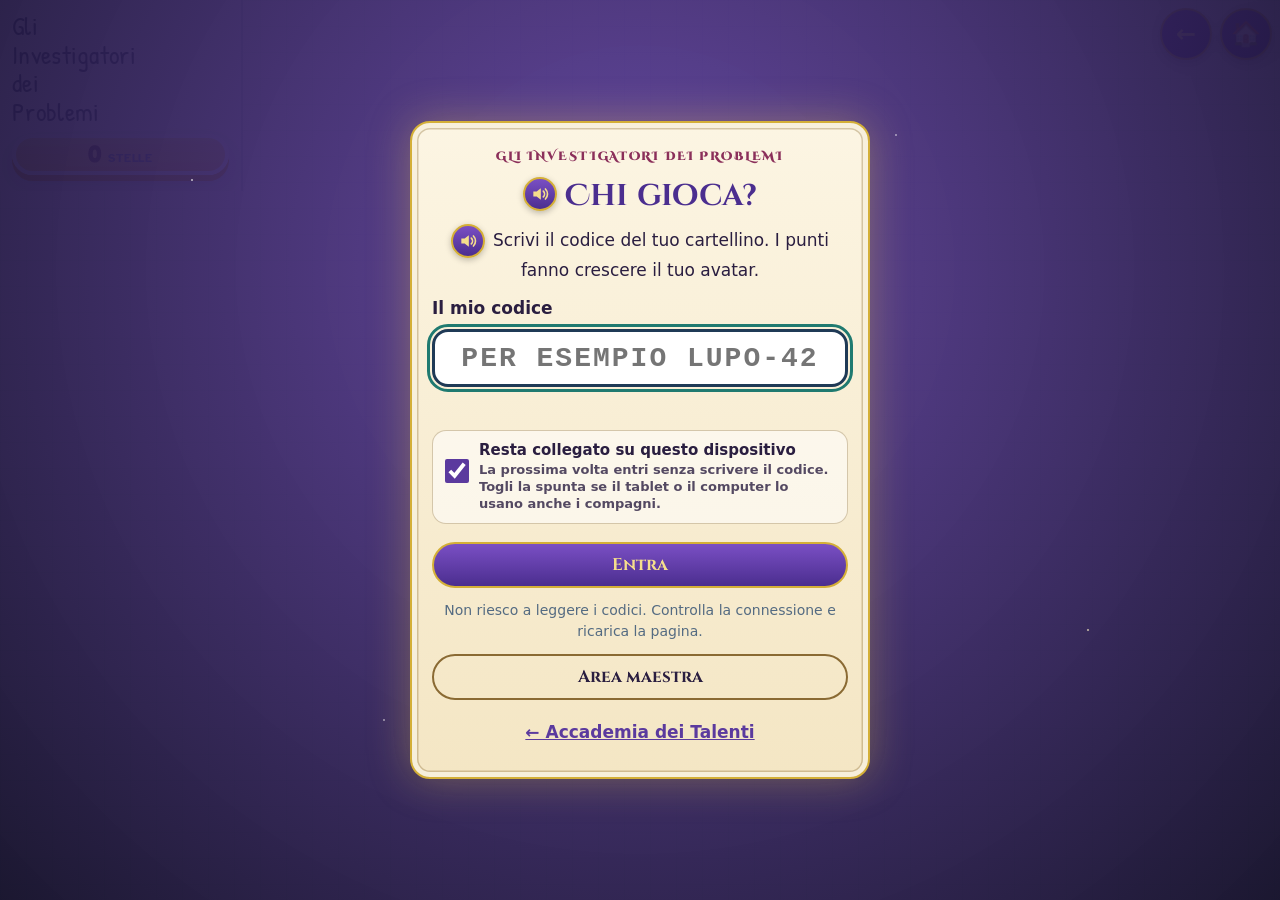
<file: problemi.html>
<!doctype html><html lang="it" data-theme="light"><head><meta charset="utf-8"><meta name="color-scheme" content="light only"><meta http-equiv="Cache-Control" content="no-cache"><link rel="manifest" href="manifest.webmanifest"><meta name="theme-color" content="#5B3F99"><meta name="mobile-web-app-capable" content="yes"><meta name="apple-mobile-web-app-capable" content="yes"><link rel="apple-touch-icon" href="img/app-192.png"><meta name="viewport" content="width=device-width,initial-scale=1,viewport-fit=cover">
<title>Gli Investigatori dei Problemi</title>
<link rel="preconnect" href="https://fonts.googleapis.com">
<link rel="preconnect" href="https://fonts.gstatic.com" crossorigin>
<link rel="stylesheet" href="https://fonts.googleapis.com/css2?family=Atkinson+Hyperlegible:wght@400;700&family=Fredoka:wght@500;600;700&family=Patrick+Hand&display=swap">
<link rel="stylesheet" href="cuccioli.css?v=1127o">
<link rel="stylesheet" href="land.css?v=1127o">
<link rel="stylesheet" href="lab.css">
<style>
:root{--pb:#7A4FC4;--pb-d:#5B3F99;--pb-soft:#F1EAFF;--py:#F2B705;--py-soft:#FFF4CC}
.ptext{font:600 clamp(20px,2.4vw,25px)/1.6 var(--font-display);background:#fff;border:3px solid var(--pb);border-radius:20px;padding:16px 18px;color:var(--ink)}
.ptext .tk{border-radius:8px;padding:0 3px;cursor:pointer;transition:background .15s}
.ptext .num{background:var(--py-soft);border-bottom:3px dotted var(--py)}
.ptext .num.sel{background:#2E9E5B;color:#fff;border-bottom-color:#1E7A45}
.ptext .num.bad{background:#E5484D;color:#fff}
.ptext .qs{border-radius:8px}
.ptext .qs.sel{background:var(--pb);color:#fff}
.ptext.static .tk{cursor:default}
.ptext .em{font-size:1.2em}
.steps{display:flex;gap:6px;flex-wrap:wrap;margin:0 0 10px}
.steps span{padding:6px 12px;border-radius:99px;background:var(--surface2);font:700 14px var(--font-display);color:var(--muted)}
.steps span.on{background:var(--pb);color:#fff}
.steps span.ok{background:#D8F0E3;color:#14532D}
.ops4{display:grid;grid-template-columns:repeat(4,1fr);gap:10px;margin:8px 0}
.ops4 button{min-height:74px;border-radius:18px;border:3px solid var(--line);background:#fff;font:700 38px var(--font-display);color:var(--pb-d);cursor:pointer}
.ops4 button:disabled{opacity:.35}
.ops4 button.right{background:#D8F0E3;border-color:#2E9E5B}
.ops4 button.wrong{background:#FADDDD;border-color:#B03030}
.ops4 button small{display:block;font:600 13px var(--font-display);color:var(--muted)}
.eqrow{display:flex;flex-wrap:wrap;align-items:center;justify-content:center;gap:10px;margin:10px 0;font:700 34px var(--font-display);color:var(--pb-d)}
.eqrow input{width:110px;min-height:60px;border-radius:14px;border:3px solid var(--pb);font:700 30px var(--font-display);text-align:center;color:var(--ink)}
.eqrow input.good{border-color:#2E9E5B;background:#D8F0E3}.eqrow input.bad{border-color:#B03030;background:#FADDDD}
.eqrow .lab{font:600 16px var(--font-display);color:var(--muted)}
.ans{display:flex;flex-wrap:wrap;align-items:center;gap:8px;font:600 20px var(--font-display);justify-content:center}
.ans input{width:110px;min-height:54px;border-radius:12px;border:3px solid var(--pb);font:700 26px var(--font-display);text-align:center}
.scene{font-size:44px;letter-spacing:4px;text-align:center;line-height:1.3;margin:6px 0}
.opbig{display:inline-block;padding:8px 18px;border-radius:16px;background:var(--pb-soft);color:var(--pb-d);font:700 32px var(--font-display)}
.inv textarea{width:100%;min-height:130px;border-radius:14px;border:2px solid #CDBDF0;padding:10px 12px;font:400 24px/1.35 var(--font-hand);background:repeating-linear-gradient(#fff 0 33px,#E5DAFA 33px 35px)}
.starters{display:flex;flex-wrap:wrap;gap:6px;margin:6px 0}
.starters button{appearance:none;border:1.5px solid var(--pb);background:var(--pb-soft);color:var(--pb-d);border-radius:99px;padding:6px 12px;font:700 14px var(--font-body);cursor:pointer;min-height:38px}
.arch{list-style:none;padding:0;margin:8px 0 0;display:grid;gap:6px}
.arch li{padding:8px 12px;border-radius:12px;background:var(--surface2);font:400 20px/1.3 var(--font-hand)}
.tset{display:grid;gap:10px;margin-top:10px}
.tset .pills{display:flex;flex-wrap:wrap;gap:8px}
.rule{margin:10px 0 0;padding:10px 14px;border-radius:14px;background:var(--py-soft);border-left:6px solid var(--py);font-weight:700}
.howto{display:grid;gap:10px;grid-template-columns:repeat(auto-fit,minmax(170px,1fr))}
.howto div{padding:12px;border-radius:16px;border:2px solid var(--pb);background:#fff}
.howto b{display:block;font:400 24px/1.1 var(--font-hand);color:var(--pb-d)}
.howto .n{display:inline-grid;place-items:center;width:30px;height:30px;border-radius:50%;background:var(--pb);color:#fff;font:700 16px var(--font-display);margin-right:6px}
</style>
<link rel="stylesheet" href="gioco.css?v=1">
</head><body>

<header>
  <svg class="deco" viewBox="0 0 200 170" aria-hidden="true">
    <circle cx="80" cy="70" r="40" fill="none" stroke="#7A4FC4" stroke-width="8" opacity=".8"/><path d="M108 98l40 40" stroke="#7A4FC4" stroke-width="12" stroke-linecap="round" opacity=".8"/>
    <text x="62" y="86" font-family="sans-serif" font-size="44" font-weight="700" fill="#F2B705" opacity=".9">?</text>
  </svg>
  <div class="wrap">
    <div class="top">
      <div>
        <p class="eyebrow">Matematica · Problemi · Classe terza</p>
        <h1>Gli Investigatori dei Problemi</h1>
        <p class="lead">Leggi, trova gli indizi, scegli l'operazione e risolvi il caso!</p>
      </div>
    </div>
    <div class="board">
      <div class="stars"><b id="stars">0</b><small>stelle</small></div>
      <ul class="badges" id="badges" aria-label="Badge"></ul>
    </div>
    <div id="cq-chip"></div>
    <div class="who" id="who" hidden><span>Investigatore: <b id="who-name"></b></span><button class="link" id="switch" type="button">Cambia alunno</button><a class="link" href="index.html">Accademia dei Talenti</a></div>
  </div>
</header>

<nav aria-label="Argomenti" hidden>
  <div class="wrap"><div class="tabs">
    <a href="#lezione" data-teacher hidden>Lezione</a>
    <a href="#leggo"><span aria-hidden="true">🔍 </span>Leggo e capisco</a>
    <a href="#indizi"><span aria-hidden="true">🧩 </span>Parole indizio</a>
    <a href="#risolvo"><span aria-hidden="true">✏️ </span>Risolvo</a>
    <a href="#nascosta"><span aria-hidden="true">🕵️ </span>Domanda nascosta</a>
    <a href="#dati"><span aria-hidden="true">⚖️ </span>Dati utili e mancanti</a>
    <a href="#inventa"><span aria-hidden="true">💡 </span>Inventa il problema</a>
    <a href="#valuta"><span aria-hidden="true">🪞 </span>Come è andata?</a>
  </div></div>
</nav>

<main class="wrap" hidden>

<!-- LEZIONE (solo maestra) -->
<section class="view" id="sec-lezione" hidden>
  <div class="panel">
    <p class="eyebrow">Impostazioni della maestra</p>
    <h2>Gli Investigatori dei Problemi</h2>
    <p class="rule">👩‍🏫 Gli <b>argomenti</b> si accendono e si spengono dal riquadro «Sezioni per i bambini». Qui sotto scegli <b>le operazioni</b> e <b>i numeri</b> dei problemi: vale per tutta la classe.</p>
    <div class="tset">
      <div><b>Operazioni nei problemi</b><div class="pills" id="t-ops" role="group" aria-label="Operazioni"></div></div>
      <div><b>Numeri</b><div class="pills" id="t-max" role="group" aria-label="Numeri"></div></div>
      <p class="small" id="t-saved" aria-live="polite"></p>
    </div>
  </div>
  <div class="panel">
    <dl class="facts">
      <div><dt>Metodologia attiva</dt><dd>Role-playing e Gamification: i bambini sono investigatori che risolvono «casi». Cooperative Learning a coppie: il lettore legge il caso, il detective trova gli indizi, poi ci si scambia.</dd></div>
      <div><dt>Obiettivi</dt><dd>Leggere e comprendere il testo di un problema; individuare dati e domanda; riconoscere dati utili, inutili e mancanti; scegliere l'operazione; risolvere problemi con una e due operazioni (domanda nascosta); scrivere la risposta; inventare un problema.</dd></div>
      <div><dt>Il metodo dell'investigatore</dt><dd>1. Leggo e capisco. 2. Trovo i dati. 3. Trovo la domanda. 4. Scelgo l'operazione. 5. Calcolo. 6. Scrivo la risposta.</dd></div>
      <div><dt>Collegamenti</dt><dd>Italiano (comprensione del testo), Geografia (problemi del quartiere), Scienze motorie (staffetta dei problemi), Tecnologia (il mercato e gli euro).</dd></div>
    </dl>
  </div>
  <div class="panel">
    <p class="eyebrow">L'aggancio · 3 minuti</p>
    <h3>Il caso della torta sparita</h3>
    <p>Sulla cattedra una scatola vuota con un biglietto: «Nonna Rosa ha preparato 24 biscotti. Ne sono spariti 9. Quanti ne sono rimasti?» La maestra, con una lente d'ingrandimento, chiede: «Quali sono gli indizi? Che cosa ci chiede il caso?» I bambini diventano investigatori.</p>
  </div>
  <div class="panel">
    <p class="eyebrow">Svolgimento a micro-step</p>
    <ol class="lsteps">
      <li class="lstep"><div class="mins"><b>10</b><small>min</small></div><div><span class="chip">Riflessione</span><h3>Leggo e capisco</h3><p>Alla LIM: si legge il caso, si toccano i dati e la domanda. Si spiega perché un dato è inutile.</p></div></li>
      <li class="lstep"><div class="mins"><b>10</b><small>min</small></div><div><span class="chip">Movimento</span><h3>Parole indizio in piedi</h3><p>La maestra legge una frase: + braccia in alto, − accovacciati, × braccia incrociate, : braccia aperte orizzontali.</p></div></li>
      <li class="lstep"><div class="mins"><b>15</b><small>min</small></div><div><span class="chip">Gioco</span><h3>A coppie con l'app</h3><p>«Risolvo» e «Domanda nascosta»: uno sceglie l'operazione, l'altro calcola; poi si scambiano.</p></div></li>
      <li class="lstep"><div class="mins"><b>10</b><small>min</small></div><div><span class="chip">Manuale</span><h3>Inventa il caso</h3><p>Ogni coppia inventa un problema sul quaderno e lo dà da risolvere a un'altra coppia.</p></div></li>
    </ol>
  </div>
  <div class="cols">
    <div class="panel"><p class="eyebrow">Gamification</p><h3>Stelle, badge e imprevisti</h3>
      <ul class="tight">
        <li><b>Ogni caso risolto:</b> una stella (due nella domanda nascosta).</li>
        <li><b>Giochi a carte:</b> fino a 3 stelle ciascuno.</li>
        <li><b>Badge:</b> Occhio di lince, Fiuto per le parole, Risolutore, Detective esperto, Giudice dei dati, Inventore di casi, Investigatore riflessivo.</li>
      </ul></div>
    <div class="panel"><p class="eyebrow">Imprevisti</p><h3>Pesca una carta</h3>
      <div class="imp" id="imp"><b>Pronti a indagare?</b><span>Ogni imprevisto cambia le regole per un minuto.</span></div>
      <div class="row"><button class="btn" id="draw" type="button">Pesca un imprevisto</button></div></div>
  </div>
  <div class="panel"><p class="eyebrow">Variante di movimento</p><h3>La staffetta dei casi</h3>
    <ul class="tight">
      <li>Quattro cerchi a terra con +, −, ×, :. La maestra legge un caso: il primo della fila corre nel cerchio dell'operazione giusta.</li>
      <li>Al ritorno dice il risultato al compagno, che parte con il caso successivo.</li>
    </ul></div>
</section>

<!-- LEGGO E CAPISCO -->
<section class="view" id="sec-leggo" data-lp="on" hidden>
  <div class="panel" data-lpt="Il metodo dell'investigatore">
    <p class="eyebrow">Scopri</p>
    <h2>Il metodo dell'investigatore</h2>
    <div class="howto">
      <div><span class="n">1</span><b>Leggo</b>e capisco la storia</div>
      <div><span class="n">2</span><b>I dati</b>sono i numeri che servono</div>
      <div><span class="n">3</span><b>La domanda</b>dice che cosa devo trovare</div>
      <div><span class="n">4</span><b>L'operazione</b>+ − × :</div>
      <div><span class="n">5</span><b>Calcolo</b>con attenzione</div>
      <div><span class="n">6</span><b>La risposta</b>con la parola giusta</div>
    </div>
    <p class="rule">Non tutti i numeri sono dati utili: a volte il caso contiene un numero che non serve!</p>
  </div>
  <div class="panel" data-lpt="Trova i dati e la domanda">
    <p class="eyebrow">Indaga</p>
    <h2>Trova i dati e la domanda</h2>
    <div id="lg"></div>
  </div>
</section>

<!-- PAROLE INDIZIO -->
<section class="view" id="sec-indizi" hidden>
  <div class="panel">
    <p class="eyebrow">Gioca</p>
    <h2>Parole indizio e operazioni</h2>
    <p class="lead">Leggi la frase o il caso e scegli l'operazione giusta.</p>
    <div id="sort-indizi"></div>
  </div>
</section>

<!-- RISOLVO -->
<section class="view" id="sec-risolvo" hidden>
  <div class="panel">
    <p class="eyebrow">Risolvi il caso</p>
    <h2>Un caso, un'operazione</h2>
    <div id="rs"></div>
  </div>
</section>

<!-- DOMANDA NASCOSTA -->
<section class="view" id="sec-nascosta" hidden>
  <div class="panel">
    <p class="eyebrow">Caso difficile</p>
    <h2>La domanda nascosta</h2>
    <p class="lead">Per rispondere servono due operazioni: prima trova la domanda nascosta!</p>
    <div id="ns"></div>
  </div>
</section>

<!-- DATI -->
<section class="view" id="sec-dati" hidden>
  <div class="panel">
    <p class="eyebrow">Gioca</p>
    <h2>Si può risolvere?</h2>
    <p class="lead">Il caso ha tutti i dati? Ne manca uno? C'è un dato che non serve?</p>
    <div id="sort-dati"></div>
  </div>
</section>

<!-- INVENTA -->
<section class="view" id="sec-inventa" hidden>
  <div class="panel">
    <p class="eyebrow">Crea</p>
    <h2>Inventa il problema</h2>
    <div id="iv"></div>
  </div>
</section>

<!-- VALUTAZIONE -->
<section class="view" id="sec-valuta" hidden>
  <div class="panel">
    <p class="eyebrow">Scheda di autovalutazione</p>
    <h2>Come è andata la mia indagine?</h2>
    <p class="lead">Scegli il gradino giusto per te. Non ci sono risposte sbagliate.</p>
    <form id="vform" autocomplete="off">
      <div id="vitems"></div>
      <fieldset class="item"><legend>Che cosa mi è piaciuto di più?</legend><div class="likes" id="vlikes"></div></fieldset>
    </form>
    <div class="row"><button class="btn" id="v-done" type="button" disabled>Ho finito</button></div>
    <div class="summary" id="v-sum" hidden></div>
  </div>
</section>

<p class="foot">Le stelle fanno crescere il tuo avatar dell'Accademia dei Talenti in Matematica.</p>
</main>

<script src="config.js"></script>
<script src="registro.js"></script>
<script src="cuccioli.js?v=1127o"></script>
<script src="lab.js"></script>
<script>
(function(){
"use strict";
const L=window.Lab,$=L.$,$$=L.$$,esc=L.esc,CQ=window.Cuccioli;
const rnd=(a,b)=>a+Math.floor(Math.random()*(b-a+1)),pick=a=>a[Math.floor(Math.random()*a.length)];
const SYM={add:"+",sub:"−",mul:"×",div:":"},OPN={add:"addizione",sub:"sottrazione",mul:"moltiplicazione",div:"divisione"};
const NM=["Leo","Sofia","Tommaso","Giulia","Emma","Luca","Nina","Pietro","nonna Rosa","il signor Mario"];

/* ---------- impostazioni della maestra ---------- */
function OPS(){const v=(CQ.settings&&CQ.settings.probOps)||[];const ok=Array.isArray(v)?v.filter(k=>SYM[k]):[];return ok.length?ok:["add","sub","mul","div"]}
function MAX(){const m=+((CQ.settings&&CQ.settings.probMax)||100);return [100,1000,9999].includes(m)?m:100}
function nums(op){const M=MAX();let a,b;
  if(op==="add"){a=rnd(Math.round(M*.1),Math.round(M*.55));b=rnd(Math.round(M*.05),M-a-1)}
  else if(op==="sub"){a=rnd(Math.round(M*.3),M-1);b=rnd(Math.round(a*.15),a-1)}
  else if(op==="mul"){b=rnd(2,9);a=rnd(2,Math.max(3,Math.min(M===100?11:M===1000?99:999,Math.floor(M/b))))}
  else{b=rnd(2,9);const q=rnd(2,Math.max(3,Math.min(M===100?11:M===1000?99:999,Math.floor(M/b))));a=q*b}
  return [a,b]}
const calc=(op,a,b)=>op==="add"?a+b:op==="sub"?a-b:op==="mul"?a*b:a/b;

/* ---------- casi: una operazione ---------- */
const T1={
  add:[
    (a,b,n)=>({t:`In biblioteca ci sono ${a} libri di avventura e ${b} libri di fiabe.`,q:"Quanti libri ci sono in tutto?",u:"libri",kw:"in tutto"}),
    (a,b,n)=>({t:`${n} ha ${a} figurine. Il papà gliene regala altre ${b}.`,q:`Quante figurine ha ora ${n}?`,u:"figurine",kw:"altre"}),
    (a,b,n)=>({t:`Al mattino nel parco ci sono ${a} bambini. Nel pomeriggio ne arrivano ancora ${b}.`,q:"Quanti bambini ci sono nel pomeriggio?",u:"bambini",kw:"ancora"}),
    (a,b,n)=>({t:`Il fruttivendolo vende ${a} mele al mattino e ${b} mele al pomeriggio.`,q:"Quante mele vende in tutto?",u:"mele",kw:"in tutto"})],
  sub:[
    (a,b,n)=>({t:`${n} ha ${a} figurine e ne regala ${b} a un amico.`,q:`Quante figurine restano a ${n}?`,u:"figurine",kw:"restano"}),
    (a,b,n)=>({t:`Sul treno viaggiano ${a} persone. Alla stazione ne scendono ${b}.`,q:"Quante persone rimangono sul treno?",u:"persone",kw:"rimangono"}),
    (a,b,n)=>({t:`Il libro di ${n} ha ${a} pagine. Ne ha già lette ${b}.`,q:"Quante pagine mancano alla fine?",u:"pagine",kw:"mancano"}),
    (a,b,n)=>({t:`La squadra rossa ha ${a} punti, la squadra blu ne ha ${b}.`,q:"Quanti punti ha in più la squadra rossa?",u:"punti",kw:"in più"})],
  mul:[
    (a,b,n)=>({t:`Ci sono ${b} scatole. In ogni scatola ci sono ${a} pastelli.`,q:"Quanti pastelli ci sono in tutto?",u:"pastelli",kw:"in ogni",ord:[a,b]}),
    (a,b,n)=>({t:`${n} compra ${b} quaderni. Ogni quaderno costa ${a} euro.`,q:"Quanto spende in tutto?",u:"euro",kw:"ogni",ord:[a,b]}),
    (a,b,n)=>({t:`Nel giardino ci sono ${b} file di piantine. In ciascuna fila ci sono ${a} piantine.`,q:"Quante piantine ci sono?",u:"piantine",kw:"ciascuna",ord:[a,b]}),
    (a,b,n)=>({t:`Un ragno ha 8 zampe? No: questo è un caso di ${n}! Ci sono ${b} tavoli con ${a} sedie ciascuno.`,q:"Quante sedie ci sono in tutto?",u:"sedie",kw:"ciascuno",ord:[a,b]})],
  div:[
    (a,b,n)=>({t:`${n} ha ${a} caramelle e le divide in parti uguali fra ${b} amici.`,q:"Quante caramelle riceve ciascun amico?",u:"caramelle",kw:"in parti uguali"}),
    (a,b,n)=>({t:`La maestra ha ${a} fogli da distribuire a ${b} gruppi, in parti uguali.`,q:"Quanti fogli riceve ogni gruppo?",u:"fogli",kw:"distribuire"}),
    (a,b,n)=>({t:`Ci sono ${a} uova da mettere in confezioni da ${b} uova ciascuna.`,q:"Quante confezioni servono?",u:"confezioni",kw:"confezioni da"}),
    (a,b,n)=>({t:`${a} bambini si dividono in squadre da ${b}.`,q:"Quante squadre si formano?",u:"squadre",kw:"si dividono"})]
};
T1.mul[3]=(a,b,n)=>({t:`Nella mensa ci sono ${b} tavoli. A ogni tavolo ci sono ${a} sedie.`,q:"Quante sedie ci sono in tutto?",u:"sedie",kw:"a ogni",ord:[a,b]});
const USELESS=[n=>`La lezione comincia alle ${n} e un quarto.`,n=>`Fuori ci sono ${n} gradi.`,n=>`Oggi è il giorno ${n} del mese.`,n=>`L'autobus numero ${n} passa davanti a scuola.`];
function mk1(op,extra){op=op||pick(OPS());const [a,b]=nums(op),n=pick(NM),tp=pick(T1[op])(a,b,n),ans=calc(op,a,b);
  const ord=tp.ord||[a,b];let u=null;if(extra){do{u=rnd(2,28)}while(u===a||u===b)}
  let text=tp.t;if(u!=null){const s=pick(USELESS)(u);text=Math.random()<.5?s+" "+text:text+" "+s}
  return {op,a:ord[0],b:ord[1],ans,text,q:tp.q,u:tp.u,kw:tp.kw,useless:u,n:[a,b]}}

/* ---------- casi: due operazioni (domanda nascosta) ---------- */
function mk2(){const ops=OPS(),M=MAX(),n=pick(NM),list=[];
  if(ops.includes("add")&&ops.includes("sub"))list.push(()=>{const a=rnd(Math.round(M*.1),Math.round(M*.4)),b=rnd(Math.round(M*.1),Math.round(M*.4)),c=rnd(2,a+b-1);return {t:`${n} raccoglie ${a} conchiglie al mattino e ${b} al pomeriggio. Ne regala ${c} alla sorella.`,q:"Quante conchiglie le restano?",h:"Quante conchiglie raccoglie in tutto?",s1:["add",a,b],s2:["sub",a+b,c],u:"conchiglie",wrong:["Quante conchiglie regala?","Quante sorelle ha?"]}});
  if(ops.includes("mul")&&ops.includes("sub"))list.push(()=>{const b=rnd(2,9),a=rnd(2,Math.max(3,Math.min(M===100?9:30,Math.floor((M-1)/b)))),c=rnd(1,a*b-1);return {t:`Ci sono ${b} scatole con ${a} biscotti ciascuna. Ne mangiamo ${c}.`,q:"Quanti biscotti restano?",h:"Quanti biscotti ci sono in tutto?",s1:["mul",a,b],s2:["sub",a*b,c],u:"biscotti",wrong:["Quante scatole ci sono?","Quanti biscotti mangiamo?"]}});
  if(ops.includes("mul")&&ops.includes("add"))list.push(()=>{const b=rnd(2,6),a=rnd(2,9),c=rnd(2,Math.max(3,Math.round(M*.2)));return {t:`${n} compra ${b} pacchi da ${a} figurine e trova ${c} figurine nel cassetto.`,q:"Quante figurine ha in tutto?",h:"Quante figurine ci sono nei pacchi?",s1:["mul",a,b],s2:["add",a*b,c],u:"figurine",wrong:["Quanti cassetti ci sono?","Quanto costa un pacco?"]}});
  if(ops.includes("div")&&ops.includes("mul"))list.push(()=>{const b=rnd(2,6),q=rnd(2,8),a=q*b,c=rnd(2,5);return {t:`${a} bambini si dividono in squadre da ${b}. Ogni squadra riceve ${c} palloni.`,q:"Quanti palloni servono?",h:"Quante squadre si formano?",s1:["div",a,b],s2:["mul",q,c],u:"palloni",wrong:["Quanti bambini ci sono?","Di che colore sono i palloni?"]}});
  if(ops.includes("sub")&&ops.includes("mul"))list.push(()=>{const p=rnd(2,6),k=rnd(2,5),a=rnd(p*k+1,Math.max(p*k+2,Math.min(M-1,p*k+40)));return {t:`${n} ha ${a} euro. Compra ${k} quaderni da ${p} euro l'uno.`,q:"Quanti euro le restano?",h:"Quanto spende per i quaderni?",s1:["mul",p,k],s2:["sub",a,p*k],u:"euro",wrong:["Quanti euro ha?","Quanti negozi ci sono?"]}});
  if(!list.length)list.push(()=>{const a=rnd(10,40),b=rnd(10,40),c=rnd(5,30);return {t:`In un cestino ci sono ${a} mele rosse e ${b} mele verdi. Ne aggiungiamo ancora ${c}.`,q:"Quante mele ci sono adesso?",h:"Quante mele ci sono all'inizio?",s1:["add",a,b],s2:["add",a+b,c],u:"mele",wrong:["Quante mele verdi ci sono?","Di che colore è il cestino?"]}});
  return pick(list)()}

/* ---------- testo cliccabile ---------- */
function tokens(text){return text.split(/(\s+)/).map(w=>{if(/^\s+$/.test(w))return w;const m=w.match(/^(\d+)([.,]?)$/);return m?`<span class="tk num" data-v="${m[1]}">${m[1]}</span>${m[2]}`:esc(w)}).join("")}
const EX=()=>{const S=L.state();S.extra=S.extra||{};return S.extra};
function win(key,n,msg){const e=EX();e[key]=(e[key]||0)+1;L.save();L.add(n||1);L.ding();L.toast(msg||"Caso risolto! Una stella.");L.checkBadges()}
function miss(key){const S=L.state();S.err[key]=(S.err[key]||0)+1;L.save();L.buzz()}

/* ---------- 1. Leggo e capisco ---------- */
let LG=null;
function renderLeggo(){
  if(!LG){const c=mk1(null,Math.random()<.6);LG={c,step:1,sel:new Set(),qsel:false}}
  const c=LG.c;
  const need=c.n.map(String),hasU=c.useless!=null;
  $("#lg").innerHTML=`<div class="steps"><span class="${LG.step===1?"on":"ok"}">1. Tocca i dati utili</span><span class="${LG.step===2?"on":LG.step>2?"ok":""}">2. Tocca la domanda</span></div>
    <div class="ptext" id="lg-t">${tokens(c.text)} <span class="tk qs" id="lg-q">${esc(c.q)}</span></div>
    <p class="small" style="margin:8px 0 0">${LG.step===1?`🔍 Tocca i numeri che servono per rispondere${hasU?" (attento: c'è un numero che non serve!)":""}. Tocca di nuovo per togliere.`:LG.step===2?"❓ Ora tocca la domanda: che cosa devi trovare?":""}</p>
    <div class="row">${LG.step===1?`<button class="btn" type="button" id="lg-ok">Controlla i dati</button>`:""}${LG.step>2?`<button class="btn" type="button" id="lg-new">Nuovo caso</button>`:""}</div><div id="lg-fb"></div>`;
  $$("#lg-t .num").forEach(s=>{if(LG.sel.has(s.dataset.v))s.classList.add("sel");if(LG.step!==1)return;s.addEventListener("click",()=>{const v=s.dataset.v;if(LG.sel.has(v))LG.sel.delete(v);else LG.sel.add(v);s.classList.toggle("sel")})});
  if(LG.step>=3)$("#lg-q").classList.add("sel");
  if(LG.step===2)$("#lg-q").addEventListener("click",()=>{LG.step=3;renderLeggo();$("#lg-fb").innerHTML=L.fb("good","Caso capito!",[`I dati sono ${c.n.join(" e ")}. La domanda è: «${esc(c.q)}»`,c.useless!=null?`Il numero ${c.useless} non serve: è un dato inutile.`:""].filter(Boolean));win("leggo",1,"Dati e domanda trovati! Una stella.")});
  const ok=$("#lg-ok");if(ok)ok.addEventListener("click",()=>{const sel=[...LG.sel],good=need.every(v=>LG.sel.has(v))&&sel.every(v=>need.includes(v));
    if(good){LG.step=2;L.ding();renderLeggo();return}
    miss("Trovare i dati");$$("#lg-t .num").forEach(s=>{if(LG.sel.has(s.dataset.v)&&!need.includes(s.dataset.v))s.classList.add("bad")});
    $("#lg-fb").innerHTML=L.fb("bad","Ricontrolla gli indizi",[sel.some(v=>!need.includes(v))?"Hai scelto un numero che non serve per rispondere alla domanda.":"Manca un dato: rileggi il caso.","Leggi la domanda: quali numeri ti servono davvero?"])});
  const nw=$("#lg-new");if(nw)nw.addEventListener("click",()=>{LG=null;renderLeggo()});
}

/* ---------- 3. Risolvo ---------- */
let RS=null;
function renderRisolvo(){
  if(!RS)RS={c:mk1(),step:1,tries:0};
  const c=RS.c,st=RS.step,ops=["add","sub","mul","div"];
  let h=`<div class="steps"><span class="${st===1?"on":"ok"}">1. Scelgo l'operazione</span><span class="${st===2?"on":st>2?"ok":""}">2. Calcolo</span><span class="${st===3?"on":st>3?"ok":""}">3. Rispondo</span></div>
    <div class="ptext static">${tokens(c.text)} <b>${esc(c.q)}</b></div>`;
  if(st===1)h+=`<p style="margin:10px 0 0"><b>Quale operazione risolve il caso?</b></p><div class="ops4">${ops.map(o=>`<button type="button" data-op="${o}">${SYM[o]}<small>${OPN[o]}</small></button>`).join("")}</div>`;
  if(st===2)h+=`<p style="margin:10px 0 0"><b>Scrivi l'operazione con i dati e calcola:</b></p><div class="eqrow"><input inputmode="numeric" id="rs-a" aria-label="Primo numero"><span>${SYM[c.op]}</span><input inputmode="numeric" id="rs-b" aria-label="Secondo numero"><span>=</span><input inputmode="numeric" id="rs-r" aria-label="Risultato"></div><div class="row"><button class="btn" type="button" id="rs-ok">Controlla</button></div>`;
  if(st===3)h+=`<p style="margin:10px 0 0"><b>Scrivi la risposta:</b></p><div class="ans"><span>Risposta:</span><input inputmode="numeric" id="rs-n" aria-label="Numero della risposta"><span>${esc(c.u)}</span></div><div class="row"><button class="btn" type="button" id="rs-ok3">Controlla</button></div>`;
  if(st===4)h+=L.fb("good","Caso risolto! 🕵️",[`${c.a} ${SYM[c.op]} ${c.b} = ${c.ans}`,`Risposta: ${c.ans} ${esc(c.u)}.`])+`<div class="row"><button class="btn" type="button" id="rs-new">Nuovo caso</button></div>`;
  h+=`<div id="rs-fb"></div>`;
  $("#rs").innerHTML=h;
  $$("[data-op]",$("#rs")).forEach(b=>b.addEventListener("click",()=>{if(b.dataset.op===c.op){b.classList.add("right");L.ding();setTimeout(()=>{RS.step=2;renderRisolvo()},500)}else{RS.tries++;b.classList.add("wrong");b.disabled=true;miss("Scegliere l'operazione");$("#rs-fb").innerHTML=L.fb("bad","Non è questa",[`Cerca la parola indizio: «${esc(c.kw)}».`])}}));
  const ok=$("#rs-ok");if(ok)ok.addEventListener("click",()=>{const a=+$("#rs-a").value,b=+$("#rs-b").value,r=+$("#rs-r").value,okN=(a===c.a&&b===c.b)||((c.op==="add"||c.op==="mul")&&a===c.b&&b===c.a),okR=okN&&r===calc(c.op,a,b);
    $("#rs-a").className=$("#rs-b").className=okN?"good":"bad";$("#rs-r").className=okR?"good":"bad";
    if(okN&&okR){L.ding();setTimeout(()=>{RS.step=3;renderRisolvo()},500);return}
    RS.tries++;miss(okN?"Calcolo":"Scrivere l'operazione");$("#rs-fb").innerHTML=L.fb("bad",okN?"Ricontrolla il calcolo":"Ricontrolla i dati",[okN?"I numeri sono giusti: rifai il calcolo con calma.":c.op==="sub"||c.op==="div"?"Nella "+OPN[c.op]+" il numero più grande va per primo.":"Usa i due numeri del caso."])});
  const ok3=$("#rs-ok3");if(ok3)ok3.addEventListener("click",()=>{if(+$("#rs-n").value===c.ans){RS.step=4;renderRisolvo();win("risolvo",1)}else{RS.tries++;miss("Scrivere la risposta");$("#rs-fb").innerHTML=L.fb("bad","La risposta deve usare il risultato dell'operazione",[])}});
  const nw=$("#rs-new");if(nw)nw.addEventListener("click",()=>{RS=null;renderRisolvo()});
}

/* ---------- 4. Domanda nascosta ---------- */
let NS=null;
function renderNascosta(){
  if(!NS){const c=mk2();NS={c,step:1,hq:L.shuffle([c.h].concat(c.wrong))}}
  const c=NS.c,st=NS.step,r1=calc(c.s1[0],c.s1[1],c.s1[2]),r2=calc(c.s2[0],c.s2[1],c.s2[2]);
  let h=`<div class="steps"><span class="${st===1?"on":"ok"}">1. Domanda nascosta</span><span class="${st===2?"on":st>2?"ok":""}">2. Prima operazione</span><span class="${st===3?"on":st>3?"ok":""}">3. Seconda operazione</span><span class="${st===4?"on":st>4?"ok":""}">4. Risposta</span></div>
    <div class="ptext static">${tokens(c.t)} <b>${esc(c.q)}</b></div>`;
  if(st===1)h+=`<p style="margin:10px 0 0"><b>🕵️ Prima di rispondere, che cosa devo scoprire?</b></p><div class="opts">${NS.hq.map(q=>`<button class="opt" type="button" data-hq="${esc(q)}">${esc(q)}</button>`).join("")}</div>`;
  const eq=(s,id)=>`<p style="margin:10px 0 0"><b>${id==="1"?"Domanda nascosta: "+esc(c.h):"Ora rispondi alla domanda del caso"}</b></p><div class="eqrow"><input inputmode="numeric" id="ns-a" aria-label="Primo numero"><span>${SYM[s[0]]}</span><input inputmode="numeric" id="ns-b" aria-label="Secondo numero"><span>=</span><input inputmode="numeric" id="ns-r" aria-label="Risultato"></div><div class="row"><button class="btn" type="button" id="ns-ok">Controlla</button></div>`;
  if(st===2)h+=eq(c.s1,"1");
  if(st===3)h+=`<p class="small">✅ ${c.s1[1]} ${SYM[c.s1[0]]} ${c.s1[2]} = ${r1}</p>`+eq(c.s2,"2");
  if(st===4)h+=`<p class="small">✅ ${c.s1[1]} ${SYM[c.s1[0]]} ${c.s1[2]} = ${r1} · ${c.s2[1]} ${SYM[c.s2[0]]} ${c.s2[2]} = ${r2}</p><div class="ans"><span>Risposta:</span><input inputmode="numeric" id="ns-n" aria-label="Risposta"><span>${esc(c.u)}</span></div><div class="row"><button class="btn" type="button" id="ns-ok4">Controlla</button></div>`;
  if(st===5)h+=L.fb("good","Caso difficile risolto! 🕵️🕵️",[`${c.s1[1]} ${SYM[c.s1[0]]} ${c.s1[2]} = ${r1}`,`${c.s2[1]} ${SYM[c.s2[0]]} ${c.s2[2]} = ${r2}`,`Risposta: ${r2} ${esc(c.u)}.`])+`<div class="row"><button class="btn" type="button" id="ns-new">Nuovo caso</button></div>`;
  h+=`<div id="ns-fb"></div>`;$("#ns").innerHTML=h;
  $$("[data-hq]").forEach(b=>b.addEventListener("click",()=>{if(b.dataset.hq===c.h){b.classList.add("right");L.ding();setTimeout(()=>{NS.step=2;renderNascosta()},600)}else{b.classList.add("wrong");b.disabled=true;miss("Domanda nascosta");$("#ns-fb").innerHTML=L.fb("bad","Questa non serve per risolvere il caso",["Che cosa devi sapere prima di poter rispondere?"])}}));
  const ok=$("#ns-ok");if(ok)ok.addEventListener("click",()=>{const s=st===2?c.s1:c.s2,a=+$("#ns-a").value,b=+$("#ns-b").value,r=+$("#ns-r").value,okN=(a===s[1]&&b===s[2])||((s[0]==="add"||s[0]==="mul")&&a===s[2]&&b===s[1]),okR=okN&&r===calc(s[0],a,b);
    $("#ns-a").className=$("#ns-b").className=okN?"good":"bad";$("#ns-r").className=okR?"good":"bad";
    if(okN&&okR){L.ding();setTimeout(()=>{NS.step++;renderNascosta()},500);return}
    miss(okN?"Calcolo":"Scrivere l'operazione");$("#ns-fb").innerHTML=L.fb("bad",okN?"Ricontrolla il calcolo":"Quali numeri servono qui?",[st===3?"Usa il risultato della prima operazione!":"Rileggi la domanda nascosta."])});
  const ok4=$("#ns-ok4");if(ok4)ok4.addEventListener("click",()=>{if(+$("#ns-n").value===r2){NS.step=5;renderNascosta();win("nascosta",2,"Caso difficile risolto! Due stelle.")}else{miss("Scrivere la risposta");$("#ns-fb").innerHTML=L.fb("bad","Usa il risultato della seconda operazione",[])}});
  const nw=$("#ns-new");if(nw)nw.addEventListener("click",()=>{NS=null;renderNascosta()});
}

/* ---------- 6. Inventa ---------- */
const SCENE={add:["🍎","mele"],sub:["🎈","palloncini"],mul:["🍪","biscotti"],div:["🍬","caramelle"]};
let IV=null;
function renderInventa(){
  if(!IV){const op=pick(OPS()),M=Math.min(MAX(),100);let a,b;if(op==="mul"){a=rnd(2,6);b=rnd(2,5)}else if(op==="div"){b=rnd(2,4);a=b*rnd(2,5)}else if(op==="sub"){a=rnd(6,15);b=rnd(1,a-2)}else{a=rnd(2,9);b=rnd(2,9)}IV={op,a,b}}
  const {op,a,b}=IV,em=SCENE[op][0],ex=EX(),arch=ex.inv||[];
  let scene=op==="mul"?Array.from({length:b},()=>em.repeat(a)).join(" ｜ "):op==="div"?em.repeat(a)+" ➜ "+"🧒".repeat(b):op==="sub"?em.repeat(a-b)+"<s style='opacity:.4'>"+em.repeat(b)+"</s>":em.repeat(a)+" ➕ "+em.repeat(b);
  $("#iv").innerHTML=`<p class="lead">Guarda la scena e l'operazione. Inventa un caso: scrivi una storia con i dati e una domanda.</p>
    <div class="scene" aria-hidden="true">${scene}</div><p style="text-align:center"><span class="opbig">${a} ${SYM[op]} ${b} = ${calc(op,a,b)}</span></p>
    <div class="inv"><div class="starters">${["C'era una volta ","Nel cortile ","Al mercato ","In classe ","Quanti ","Quante "].map(s=>`<button type="button" data-st="${esc(s)}">${esc(s.trim())}…</button>`).join("")}</div>
    <textarea id="iv-t" maxlength="400" aria-label="Il mio problema" placeholder="Scrivi qui il tuo caso. Ricorda: i numeri ${a} e ${b} e una domanda con il punto interrogativo.">${esc(ex.ivDraft||"")}</textarea></div>
    <div class="row"><button class="btn" type="button" id="iv-ok">Ho finito il mio caso</button><button class="btn ghost" type="button" id="iv-new">Altra scena</button></div><div id="iv-fb"></div>
    ${arch.length?`<p class="eyebrow" style="margin-top:14px">I miei casi inventati</p><ul class="arch">${arch.slice(-5).reverse().map(x=>`<li>${esc(x.t)}</li>`).join("")}</ul>`:""}`;
  const ta=$("#iv-t");ta.addEventListener("input",()=>{EX().ivDraft=ta.value;L.save()});
  $$("[data-st]",$("#iv")).forEach(b=>b.addEventListener("click",()=>{ta.value=(ta.value&&!/\s$/.test(ta.value)?ta.value+" ":ta.value)+b.dataset.st;ta.focus();EX().ivDraft=ta.value;L.save()}));
  $("#iv-new").addEventListener("click",()=>{IV=null;renderInventa()});
  $("#iv-ok").addEventListener("click",()=>{const t=ta.value.trim(),has=n=>new RegExp("(^|\\D)"+n+"(\\D|$)").test(t),q=/\?/.test(t);
    const miss2=[!has(a)?`il numero ${a}`:"",!has(b)?`il numero ${b}`:"",!q?"la domanda con il punto interrogativo":""].filter(Boolean);
    if(t.length<20||miss2.length){miss("Inventare il problema");$("#iv-fb").innerHTML=L.fb("bad","Manca ancora qualcosa",[miss2.length?"Nel tuo caso manca: "+miss2.join(", ")+".":"Scrivi una storia un po' più lunga."]);return}
    const e=EX();e.inv=(e.inv||[]).concat([{t,op,at:Date.now()}]).slice(-10);e.ivDraft="";L.save();
    $("#iv-fb").innerHTML=L.fb("good","Che bel caso!",["Leggilo a un compagno: riesce a risolverlo?"]);win("inventa",1,"Caso inventato! Una stella.");IV=null;setTimeout(()=>{if(!$("#iv-fb").closest("[hidden]"))renderInventa()},2600)});
}

/* ---------- giochi a carte ---------- */
const BINS=()=>OPS().map(o=>({k:o,t:SYM[o]+" "+OPN[o].charAt(0).toUpperCase()+OPN[o].slice(1),c:{add:"#2E9E5B",sub:"#D2325F",mul:"#2F6FDE",div:"#F2862E"}[o]}));
function buildSets(){
  const ops=OPS();
  const KW={add:["in tutto","aggiunge","ne arrivano ancora","complessivamente","altri ancora"],sub:["restano","rimangono","ne regala","quanti in più","quanti mancano"],mul:["in ogni scatola","ciascuno ne ha","il doppio","il triplo","per ogni fila"],div:["in parti uguali","la metà","distribuisce fra","a ciascuno tocca","in gruppi da"]};
  const items=[];ops.forEach(o=>{KW[o].forEach(k=>items.push({i:"🔎",t:"«"+k+"»",a:o,w:`«${k}» fa pensare alla ${OPN[o]}.`}));for(let i=0;i<3;i++){const c=mk1(o);items.push({i:"📜",t:c.text+" "+c.q,a:o,w:`Si risolve con la ${OPN[o]}: ${c.a} ${SYM[o]} ${c.b} = ${c.ans}.`})}});
  const dati=[];for(let i=0;i<5;i++){const c=mk1();dati.push({i:"📜",t:c.text+" "+c.q,a:"ok",w:"Ci sono tutti i dati e nessun numero inutile: si può risolvere."})}
  for(let i=0;i<5;i++){const c=mk1(null,true);dati.push({i:"📜",t:c.text+" "+c.q,a:"inutile",w:`Il numero ${c.useless} non serve: è un dato inutile.`})}
  for(let i=0;i<5;i++){const c=mk1();const t=c.text.replace(new RegExp("\\b"+c.n[pick([0,1])]+"\\b"),pick(["alcune","molti","un po' di","tante"]));dati.push({i:"📜",t:t+" "+c.q,a:"manca",w:"Manca un numero: non si può risolvere."})}
  return {
    indizi:{t:"Che operazione?",d:"Parole indizio e casi brevi",ask:"Quale operazione ti serve?",emo:"🧩",n:8,move:"+ braccia in alto, − accovacciati, × braccia incrociate, : braccia aperte!",bins:BINS(),items},
    dati:{t:"Si può risolvere?",d:"Dati giusti, inutili o mancanti",ask:"Che cosa succede in questo caso?",emo:"⚖️",n:8,move:"Tutto giusto: pollice su! Dato inutile: scuoti la testa. Manca un dato: mani sulla fronte!",
      bins:[{k:"ok",t:"Si risolve",c:"#2E9E5B",d:"tutti i dati che servono"},{k:"inutile",t:"C'è un dato inutile",c:"#F2862E",d:"un numero non serve"},{k:"manca",t:"Manca un dato",c:"#D2325F",d:"non si può risolvere"}],items:dati}
  };
}
const SETS=buildSets();

/* ---------- impostazioni (solo maestra) ---------- */
function setUI(){
  const ops=OPS(),M=MAX(),T=CQ.teacher&&CQ.teacher();
  $("#t-ops").innerHTML=["add","sub","mul","div"].map(o=>`<button class="pillb" type="button" data-to="${o}" aria-pressed="${ops.includes(o)}">${SYM[o]} ${OPN[o]}</button>`).join("");
  $("#t-max").innerHTML=[[100,"Entro il 100"],[1000,"Entro il 1000"],[9999,"Entro il 9999"]].map(m=>`<button class="pillb" type="button" data-tm="${m[0]}" aria-pressed="${M===m[0]}">${m[1]}</button>`).join("");
}
document.addEventListener("click",e=>{const b=e.target.closest("[data-to],[data-tm]");if(!b||!(CQ.teacher&&CQ.teacher()))return;
  if(b.dataset.to){const cur=OPS(),k=b.dataset.to,nv=cur.includes(k)?cur.filter(x=>x!==k):cur.concat([k]);if(!nv.length){$("#t-saved").textContent="Lascia almeno un'operazione.";return}CQ.saveSettings({probOps:nv})}
  else CQ.saveSettings({probMax:+b.dataset.tm});
  $("#t-saved").textContent="Salvato per tutta la classe.";setTimeout(()=>{setUI();Object.assign(SETS,buildSets());LG=RS=NS=IV=null},50)});
let lastSig="";CQ.on&&CQ.on(()=>{const sig=JSON.stringify([OPS(),MAX()]);if(sig!==lastSig){lastSig=sig;try{setUI();Object.assign(SETS,buildSets());LG=RS=NS=IV=null}catch(e){}}});

L.init({
  key:"problemi-v1",col:"problemi",subj:"mat",src:"problemi",title:"Gli Investigatori dei Problemi",
  tabs:["lezione","leggo","indizi","risolvo","nascosta","dati","inventa","valuta"],home:"leggo",sets:SETS,
  badges:[
    {id:"lince",n:"Occhio di lince",d:"Trova dati e domanda in 3 casi",ok:S=>((S.extra||{}).leggo||0)>=3},
    {id:"fiuto",n:"Fiuto per le parole",d:"Almeno 7 su 8 in «Che operazione?»",ok:S=>(S.best.indizi||0)>=7},
    {id:"risolutore",n:"Risolutore",d:"Risolvi 5 casi",ok:S=>((S.extra||{}).risolvo||0)>=5},
    {id:"esperto",n:"Detective esperto",d:"Risolvi 3 casi con la domanda nascosta",ok:S=>((S.extra||{}).nascosta||0)>=3},
    {id:"giudice",n:"Giudice dei dati",d:"Almeno 7 su 8 in «Si può risolvere?»",ok:S=>(S.best.dati||0)>=7},
    {id:"inventore",n:"Inventore di casi",d:"Inventa 2 problemi",ok:S=>((S.extra||{}).inventa||0)>=2},
    {id:"riflessivo",n:"Investigatore riflessivo",d:"Compila la scheda di autovalutazione",ok:S=>S.valuta.done}
  ],
  vq:["So leggere un problema e capire che cosa racconta.","So trovare i dati e la domanda.","So riconoscere un dato inutile o mancante.","So scegliere l'operazione giusta.","So trovare la domanda nascosta.","So scrivere la risposta completa.","So inventare un problema."],
  likes:["Leggo e capisco","Parole indizio","Risolvo","Domanda nascosta","Dati utili e mancanti","Inventa il problema"],
  imprevisti:[["Lettura a staffetta","Ogni bambino legge solo una parola del caso, poi passa al compagno."],["Investigatori muti","Per un minuto si indicano dati e domanda solo con il dito."],["Caso al contrario","Si parte dalla risposta: che domanda poteva esserci?"],["Doppia stella","Il prossimo caso risolto vale il doppio!"]],
  onEnter:()=>{Object.assign(SETS,buildSets());LG=RS=NS=IV=null;setUI()},
  onRoute:h=>{
    if(h==="lezione")setUI();
    if(h==="leggo")renderLeggo();
    if(h==="indizi")L.sortChooser($("#sort-indizi"),["indizi"]);
    if(h==="risolvo")renderRisolvo();
    if(h==="nascosta")renderNascosta();
    if(h==="dati")L.sortChooser($("#sort-dati"),["dati"]);
    if(h==="inventa")renderInventa();
  }
});
})();
</script>
<script src="land.js?v=1127o"></script>
</body></html>
</file>
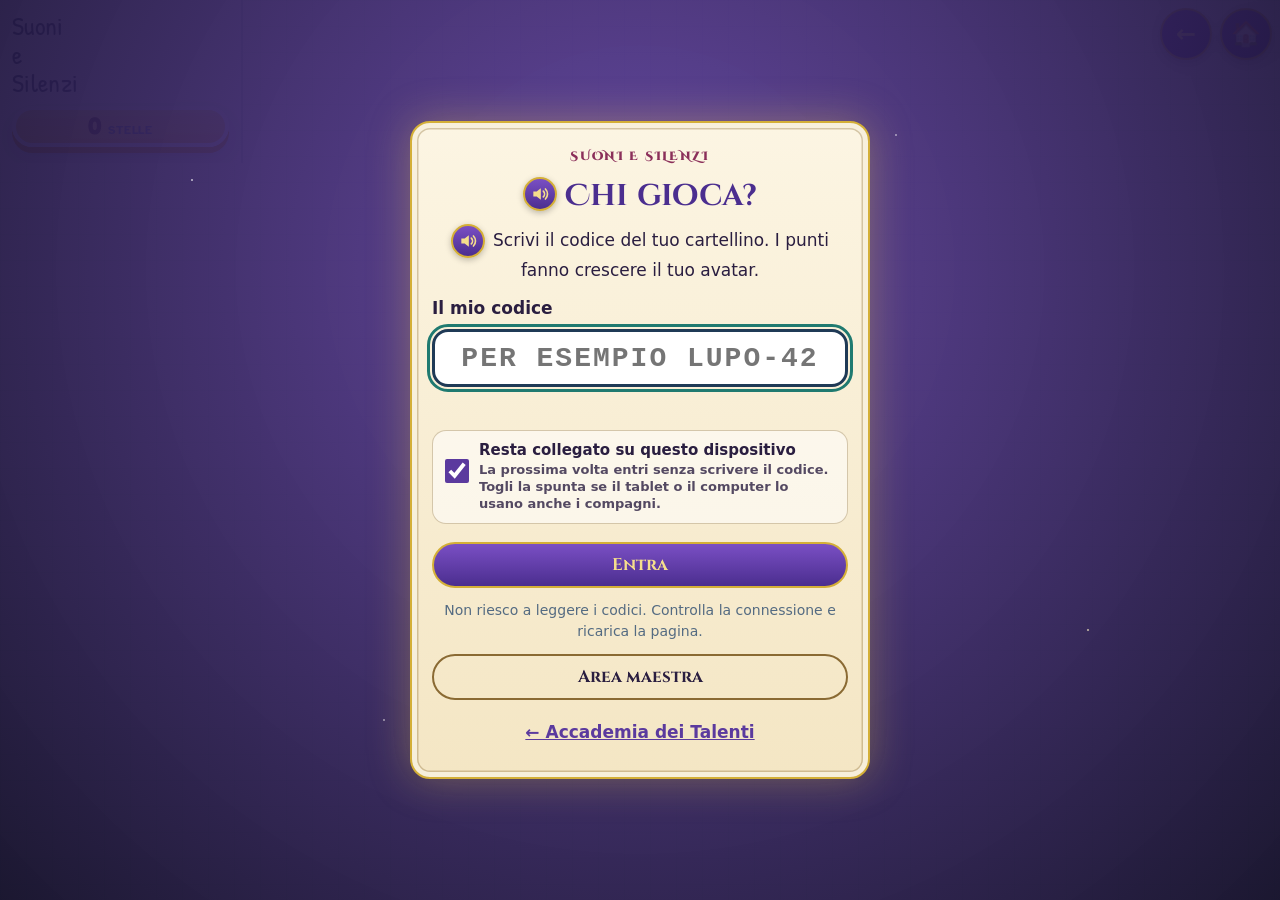
<file: ritmo.html>
<!doctype html><html lang="it" data-theme="light"><head><meta charset="utf-8"><meta name="color-scheme" content="light only"><link rel="manifest" href="manifest.webmanifest"><meta name="theme-color" content="#5B3F99"><meta name="mobile-web-app-capable" content="yes"><meta name="apple-mobile-web-app-capable" content="yes"><link rel="apple-touch-icon" href="img/app-192.png"><meta http-equiv="Cache-Control" content="no-cache"><meta name="viewport" content="width=device-width,initial-scale=1,viewport-fit=cover">
<title>Suoni e Silenzi</title>
<link rel="preconnect" href="https://fonts.googleapis.com">
<link rel="preconnect" href="https://fonts.gstatic.com" crossorigin>
<link rel="stylesheet" href="https://fonts.googleapis.com/css2?family=Atkinson+Hyperlegible:wght@400;700&family=Fredoka:wght@500;600;700&family=Patrick+Hand&display=swap">
<link rel="stylesheet" href="cuccioli.css?v=1127o">
<link rel="stylesheet" href="land.css?v=1127o">
<link rel="stylesheet" href="lab.css">
<style>
:root{--mb:#3B7DC4;--mb-d:#1F4F86;--mb-soft:#E6F0FA}
/* simboli ritmici */
.rows{display:grid;gap:10px;margin:8px 0}
.rrow{display:grid;grid-template-columns:auto repeat(4,1fr);gap:6px;align-items:center;padding:8px 10px;border-radius:16px;background:#fff;border:2px solid #D3E2F3}
.rrow .rn{font:700 14px var(--font-body);color:var(--mb-d);width:26px;text-align:center}
.rrow.ok{border-color:var(--good);background:var(--good-soft)}
.cell{display:grid;justify-items:center;gap:4px;padding:6px 2px;border-radius:12px;transition:background .1s,transform .1s}
.cell.span2{grid-column:span 2}
.cell.on{background:#FFE58A;transform:scale(1.06)}
.cell .sy{font:700 15px/1 var(--font-body);color:#33475E;letter-spacing:.02em}
.sym{display:block;width:54px;height:54px}
.cell.pi .sym{transform:scale(.62)}
.sym circle.f{fill:#1B2430}.sym circle.h{fill:#fff;stroke:#1B2430;stroke-width:7}
.sym path.x{stroke:#1B2430;stroke-width:10;stroke-linecap:round;fill:none}
.sym path.b{stroke:#1B2430;stroke-width:6;fill:none}
/* barra dei comandi */
.bar{display:flex;flex-wrap:wrap;gap:8px;align-items:center;margin:6px 0}
.bar .btn{min-height:46px}
.tempo{display:flex;gap:4px}.tempo button{appearance:none;border:2px solid var(--mb);background:#fff;color:var(--mb-d);border-radius:99px;padding:6px 12px;font:700 14px var(--font-body);cursor:pointer;min-height:40px}
.tempo button[aria-pressed="true"]{background:var(--mb);color:#fff}
/* cosa suoniamo? */
.cards{display:grid;gap:8px;grid-template-columns:repeat(auto-fit,minmax(92px,1fr));margin:6px 0 10px}
.scard{appearance:none;display:grid;justify-items:center;gap:2px;padding:8px 4px;border-radius:14px;border:3px solid #fff;box-shadow:0 0 0 2px #C9D7E8;font:700 14px var(--font-body);color:#1B2430;cursor:pointer;min-height:86px}
.scard span{font-size:32px;line-height:1.1}
.scard[aria-pressed="true"]{box-shadow:0 0 0 4px var(--mb-d)}
.c-r{background:#F26B6B}.c-b{background:#A9DBF5}.c-g{background:#8CC152}.c-y{background:#F5E04A}.c-m{background:conic-gradient(#F26B6B 0 25%,#A9DBF5 0 50%,#F5E04A 0 75%,#8CC152 0)}
/* passi */
.step{border-radius:20px;border:3px solid var(--sc,#3B7DC4);background:var(--surface);padding:14px 16px;margin:0 0 16px}
.step>.sh{display:flex;align-items:center;gap:10px;flex-wrap:wrap;margin-bottom:6px}
.step>.sh .kind{font:700 13px var(--font-body);text-transform:uppercase;letter-spacing:.06em;padding:4px 10px;border-radius:99px;background:var(--sc);color:#fff}
.step>.sh h3{margin:0;font:600 24px/1.15 var(--font-display)}
.step>.sh .dn{margin-left:auto;font-size:22px}
.step.att{--sc:#E07A2E}.step.ese{--sc:#3B7DC4}
.intro{display:grid;grid-template-columns:auto 1fr;gap:14px;align-items:center;padding:12px;border-radius:16px;background:var(--mb-soft);margin:0 0 14px}
.intro .face{font-size:54px}
.legend{display:flex;flex-wrap:wrap;gap:10px;margin:8px 0}
.legend .lg{display:grid;justify-items:center;gap:2px;padding:6px 10px;border-radius:12px;background:#fff;border:2px solid #D3E2F3;font-weight:700}
.legend .lg small{color:var(--muted);font-weight:700}
/* tocca a tempo */
.tapz{appearance:none;width:100%;min-height:120px;border-radius:24px;border:4px solid var(--mb-d);background:linear-gradient(#5C9BE0,#2E6BB0);color:#fff;font:700 28px var(--font-display);cursor:pointer;touch-action:manipulation;user-select:none;-webkit-user-select:none}
.tapz:active,.tapz.hit{background:linear-gradient(#FFD34D,#E9A800);color:#1B2430}
.count{font:700 40px var(--font-display);text-align:center;color:var(--mb-d);min-height:48px}
/* compositore */
.house{display:grid;gap:8px}
.floor{display:grid;grid-template-columns:repeat(4,1fr);gap:6px;padding:6px;border-radius:14px;background:#FFF8E8;border:2px solid #E7D3A3}
.room{appearance:none;display:grid;place-items:center;min-height:86px;border-radius:12px;border:2px dashed #C9B27A;background:#fff;cursor:pointer;padding:4px}
.room.span2{grid-column:span 2}
.room.fill{border-style:solid;border-color:#3B7DC4}
.room.on{background:#FFE58A}
.room .sy{font:700 13px var(--font-body);color:#33475E}
.picker{display:flex;flex-wrap:wrap;gap:6px;margin:8px 0}
.picker button{appearance:none;display:grid;justify-items:center;padding:4px 8px;border-radius:12px;border:2px solid #C9D7E8;background:#fff;cursor:pointer;min-width:70px;font:700 13px var(--font-body);color:#1B2430}
.picker button[aria-pressed="true"]{border-color:var(--mb-d);box-shadow:0 0 0 2px var(--mb-d)}
.picker .sym{width:40px;height:40px}
/* dettato */
.dopts{display:grid;gap:8px}
.dopt{appearance:none;text-align:left;border:3px solid #C9D7E8;border-radius:16px;background:#fff;padding:4px;cursor:pointer}
.dopt .rrow{border:0;padding:4px 8px}
.dopt.right{border-color:var(--good);background:var(--good-soft)}.dopt.wrong{border-color:var(--bad);background:var(--bad-soft)}
.score{font:700 18px var(--font-body);color:var(--mb-d)}
.big{font-size:20px}
.snav{display:flex;align-items:center;gap:10px;flex-wrap:wrap;justify-content:space-between;margin-top:6px;padding-top:12px;border-top:2px dashed #D3E2F3}
.snav .btn{min-height:52px;font-size:18px}
.sdots{display:flex;gap:6px;flex-wrap:wrap}
.sdot{appearance:none;width:40px;height:40px;border-radius:50%;border:3px solid #E07A2E;background:#fff;font:700 16px var(--font-body);color:#1B2430;cursor:pointer}
.sdot.ese{border-color:#3B7DC4}
.sdot.ok{background:var(--good-soft)}
.sdot[aria-current="step"]{background:#1B2430;color:#fff}
.mtip{border-left:6px solid #E07A2E;background:#FFF3E6;padding:10px 12px;border-radius:12px;margin:8px 0}
</style>
<link rel="stylesheet" href="gioco.css?v=1">
</head><body>

<header>
  <svg class="deco" viewBox="0 0 200 170" aria-hidden="true">
    <circle cx="40" cy="60" r="22" fill="#1B2430"/><circle cx="96" cy="60" r="22" fill="none" stroke="#1B2430" stroke-width="7"/>
    <path d="M136 40l36 40M172 40l-36 40" stroke="#1B2430" stroke-width="10" stroke-linecap="round"/>
    <circle cx="60" cy="130" r="14" fill="#1B2430"/><circle cx="92" cy="130" r="14" fill="#1B2430"/><path d="M60 130h32" stroke="#1B2430" stroke-width="6"/>
  </svg>
  <div class="wrap">
    <div class="top">
      <div>
        <p class="eyebrow">Musica · Classe terza</p>
        <h1>Suoni e Silenzi</h1>
        <p class="lead">Leggi i pallini, suona con il corpo e inventa i tuoi ritmi.</p>
      </div>
    </div>
    <div class="board">
      <div class="stars"><b id="stars">0</b><small>stelle</small></div>
      <ul class="badges" id="badges" aria-label="Badge"></ul>
    </div>
    <div id="cq-chip"></div>
    <div class="who" id="who" hidden><span>Musicista: <b id="who-name"></b></span><button class="link" id="switch" type="button">Cambia alunno</button><a class="link" href="index.html">Accademia dei Talenti</a></div>
  </div>
</header>

<nav aria-label="Sezioni" hidden>
  <div class="wrap"><div class="tabs">
    <a href="#lezione" data-teacher hidden>Lezione</a>
    <a href="#cap1">PA e SH</a>
    <a href="#cap2">PO-O, forte e piano</a>
    <a href="#cap3">TITTI</a>
    <a href="#cap4">TEKETEKE</a>
    <a href="#indagini">Giochi</a>
    <a href="#valuta">Come è andata?</a>
  </div></div>
</nav>

<main class="wrap" hidden>

<section class="view" id="sec-lezione" hidden>
  <div class="panel">
    <p class="eyebrow">Scheda attività · Musica</p>
    <h2>Suoni e Silenzi: leggo e suono i ritmi</h2>
    <dl class="facts">
      <div><dt>Il libro</dt><dd>«Suoni e Silenzi» di Libero Iannuzzi (Maestro Libero). Ogni simbolo ha tante sillabe quanti sono i battiti: PA (1 tempo), SH (silenzio di 1 tempo), PO-O (2 tempi), TITTI (2 suoni in 1 tempo), TEKETEKE (4 suoni in 1 tempo). I simboli assomigliano alle note vere: semiminima, pausa, minima, crome e semicrome.</dd></div>
      <div><dt>Metodologia attiva</dt><dd>Gamification e apprendimento attraverso il corpo (body percussion): ogni capitolo alterna un'<b>attività</b> in movimento o creativa e un'<b>esercitazione</b> di lettura e ascolto. Le carte «Cosa suoniamo?» decidono con che cosa si suona: mani, cosce, petto, piedi o uno strumento.</dd></div>
      <div><dt>Durata</dt><dd>4 capitoli, uno per simbolo nuovo, di 2 incontri da 45-60 minuti ciascuno.</dd></div>
      <div><dt>Obiettivi</dt><dd>Distinguere suono e silenzio, suono forte e piano, suono e rumore; leggere e suonare ritmi di 4 tempi con PA, SH, PO-O, TITTI e TEKETEKE; scrivere ritmi rispettando le durate; mantenere il tempo insieme alla classe.</dd></div>
      <div><dt>Collegamenti</dt><dd>Matematica (frazioni e durate: 1/4, 1/2, 1/8, 1/16; contare i tempi), Scienze (le onde sonore), Scienze motorie (coordinazione, body percussion), Italiano (le sillabe).</dd></div>
      <div><dt>Nell'app</dt><dd>Quattro capitoli con attività ed esercitazioni alternate: lettore che suona i ritmi evidenziando i simboli, il gioco «Suona a tempo» che controlla i battiti dei bambini, il dettato ritmico, le case e i condomini dei pallini per comporre. Le basi del libro si trovano con i QR code delle pagine.</dd></div>
    </dl>
  </div>
  <div class="panel">
    <p class="eyebrow">L'aggancio · 3 minuti</p>
    <h3>Il silenzio misterioso</h3>
    <p>Luci spente, tutti con gli occhi chiusi. La maestra batte 4 colpi sul tavolo, poi resta in silenzio per 4 tempi, poi altri 4 colpi. «Che cosa avete sentito? E nei momenti in cui non c'era niente?» Anche il silenzio fa parte della musica: oggi impariamo a scriverlo!</p>
  </div>
  <div class="panel">
    <p class="eyebrow">Svolgimento a micro-step · per ogni capitolo</p>
    <ol class="lsteps">
      <li class="lstep"><div class="mins"><b>5</b><small>min</small></div><div><span class="chip">Scoperta</span><h3>Il personaggio presenta il simbolo</h3><p>Si legge la pagina del capitolo (Rocco il Cocco, Gedeone il Peperone, Luana la Banana…). Alla LIM si ascolta il simbolo nuovo con il lettore dell'app.</p><div class="row"><button class="btn ghost" type="button" data-timer="5">Timer <span>5 min</span></button></div></div></li>
      <li class="lstep"><div class="mins"><b>10</b><small>min</small></div><div><span class="chip">Attività</span><h3>In movimento</h3><p>L'attività del capitolo: statue sui silenzi, gesti grandi e piccoli per forte e piano, gemelli TITTI a coppie, il treno TEKETEKE.</p><div class="row"><button class="btn ghost" type="button" data-timer="10">Timer <span>10 min</span></button></div></div></li>
      <li class="lstep"><div class="mins"><b>10</b><small>min</small></div><div><span class="chip">Esercitazione</span><h3>Leggo e suono</h3><p>Lettura delle righe toccando ogni simbolo, prima lenta poi con il lettore; poi «Suona a tempo» a turno o a squadre.</p><div class="row"><button class="btn ghost" type="button" data-timer="10">Timer <span>10 min</span></button></div></div></li>
      <li class="lstep"><div class="mins"><b>10</b><small>min</small></div><div><span class="chip">Creazione</span><h3>La casa dei pallini</h3><p>A coppie si compone un ritmo nella casa, nella scuola o nel condominio; poi la classe lo legge e lo suona con la carta «Cosa suoniamo?».</p><div class="row"><button class="btn ghost" type="button" data-timer="10">Timer <span>10 min</span></button></div></div></li>
      <li class="lstep"><div class="mins"><b>8</b><small>min</small></div><div><span class="chip">Gioco</span><h3>Dettato ritmico a squadre</h3><p>Alla LIM: l'app suona, le squadre scrivono sulla lavagnetta quale riga hanno sentito. Chiusura con la canzone di fine capitolo del libro.</p><div class="row"><button class="btn ghost" type="button" data-timer="8">Timer <span>8 min</span></button></div></div></li>
    </ol>
  </div>
  <div class="cols">
    <div class="panel"><p class="eyebrow">Gamification</p><h3>Stelle e badge</h3>
      <ul class="tight">
        <li><b>Suona a tempo:</b> 1 stella per ogni riga suonata bene (almeno 3 battiti su 4 giusti).</li>
        <li><b>Dettato ritmico:</b> fino a 3 stelle, migliorando il record.</li>
        <li><b>Case e condomini:</b> 1 stella per ogni composizione completa.</li>
        <li><b>Attività:</b> 1 stella quando la classe la completa.</li>
        <li><b>Badge:</b> Amico dei pallini, Re del silenzio, Forte e piano, Gemelli TITTI, Super veloce, Compositore, Musicista riflessivo.</li>
      </ul></div>
    <div class="panel"><p class="eyebrow">Imprevisti</p><h3>Pesca una carta</h3>
      <div class="imp" id="imp"><b>Pronti a suonare?</b><span>Ogni imprevisto cambia le regole per una riga.</span></div>
      <div class="row"><button class="btn" id="draw" type="button">Pesca un imprevisto</button></div></div>
  </div>
  <div class="cols">
    <div class="panel"><p class="eyebrow">Variante di movimento</p><h3>Il corpo è lo strumento</h3>
      <ul class="tight">
        <li><b>Statue sonore:</b> si cammina sui PA, ci si blocca sugli SH.</li>
        <li><b>Gigante e formichina:</b> passi pesanti per i pallini grandi (forte), in punta di piedi per i piccoli (piano).</li>
        <li><b>PO-O lungo:</b> sul PO-O si fa un passo lungo e si tiene la posa per 2 tempi.</li>
        <li><b>Il treno TEKETEKE:</b> in fila, piccoli passi veloci sul TEKETEKE e passi normali sul PA.</li>
      </ul></div>
    <div class="panel"><p class="eyebrow">Attenzione a tutti</p><h3>Per sostenere chi ha bisogno</h3>
      <ul class="tight">
        <li>Tre velocità: si parte sempre da «Lento».</li>
        <li>Il lettore illumina il simbolo che si sta suonando e mostra la sillaba.</li>
        <li>In «Suona a tempo» si può usare un grande pulsante o la barra spaziatrice.</li>
        <li>Nelle composizioni il PO-O occupa da solo due stanze: niente errori di durata.</li>
      </ul></div>
  </div>
</section>

<section class="view" id="sec-cap1" hidden><div class="panel"><div id="c1"></div></div></section>
<section class="view" id="sec-cap2" hidden><div class="panel"><div id="c2"></div></div></section>
<section class="view" id="sec-cap3" hidden><div class="panel"><div id="c3"></div></div></section>
<section class="view" id="sec-cap4" hidden><div class="panel"><div id="c4"></div></div></section>

<section class="view" id="sec-indagini" hidden>
  <div class="panel">
    <p class="eyebrow">I giochi</p>
    <h2>Metti ogni carta nel gruppo giusto</h2>
    <div id="sort"></div>
  </div>
</section>

<section class="view" id="sec-valuta" hidden>
  <div class="panel">
    <p class="eyebrow">Scheda di autovalutazione</p>
    <h2>Come sto andando con i ritmi?</h2>
    <p class="lead">Scegli il gradino giusto per te. Non ci sono risposte sbagliate.</p>
    <form id="vform" autocomplete="off">
      <div id="vitems"></div>
      <fieldset class="item"><legend>Che cosa mi è piaciuto di più?</legend><div class="likes" id="vlikes"></div></fieldset>
    </form>
    <div class="row"><button class="btn" id="v-done" type="button" disabled>Ho finito</button></div>
    <div class="summary" id="v-sum" hidden></div>
  </div>
</section>

<p class="foot">Le stelle fanno crescere il tuo avatar dell'Accademia dei Talenti in Musica.</p>
</main>

<script src="config.js"></script>
<script src="registro.js"></script>
<script src="cuccioli.js?v=1127o"></script>
<script src="lab.js"></script>
<script>
(function(){
"use strict";
const L=window.Lab,$=L.$,$$=L.$$,esc=L.esc;

/* ---------- simboli ---------- */
/* un ritmo è un array di 4 tempi: P=PA, S=SH, O=PO-O (2 tempi, seguito da "-"), T=TITTI, K=TEKETEKE; minuscolo = piano */
const SYL={P:"PA",S:"SH",O:"PO-O",T:"TIT-TI",K:"TE-KE-TE-KE"};
const NAME={P:"PA",S:"SH",O:"PO-O",T:"TITTI",K:"TEKETEKE"};
function svg(t){const u=t.toUpperCase();
  if(u==="P")return '<svg class="sym" viewBox="0 0 60 60"><circle class="f" cx="30" cy="30" r="24"/></svg>';
  if(u==="S")return '<svg class="sym" viewBox="0 0 60 60"><path class="x" d="M12 12L48 48M48 12L12 48"/></svg>';
  if(u==="O")return '<svg class="sym" viewBox="0 0 60 60"><circle class="h" cx="30" cy="30" r="22"/></svg>';
  if(u==="T")return '<svg class="sym" viewBox="0 0 60 60"><path class="b" d="M14 30H46"/><circle class="f" cx="14" cy="30" r="13"/><circle class="f" cx="46" cy="30" r="13"/></svg>';
  if(u==="K")return '<svg class="sym" viewBox="0 0 60 60"><path class="b" d="M30 14V46M14 30H46"/><circle class="f" cx="30" cy="13" r="10"/><circle class="f" cx="30" cy="47" r="10"/><circle class="f" cx="13" cy="30" r="10"/><circle class="f" cx="47" cy="30" r="10"/></svg>';
  return "";}
function cells(row){let h="";row.forEach((t,i)=>{if(t==="-")return;const sp=t.toUpperCase()==="O";h+=`<div class="cell${sp?" span2":""}${t!==t.toUpperCase()?" pi":""}" data-b="${i}">${svg(t)}<span class="sy">${SYL[t.toUpperCase()]}</span></div>`});return h}
function rowHTML(row,i,cls){return `<div class="rrow ${cls||""}" data-r="${i}"><span class="rn">${i+1}</span>${cells(row)}</div>`}
const R=s=>{const a=[];for(const c of s.replace(/\s/g,"")){if(c.toUpperCase()==="O"){a.push(c,"-")}else a.push(c)}return a};

/* ---------- audio: suoni del corpo e strumenti ---------- */
let AC=null;
function ac(){if(!AC){const C=window.AudioContext||window.webkitAudioContext;if(C)AC=new C()}if(AC&&AC.state==="suspended")AC.resume();return AC}
function noiseBuf(a){const b=a.createBuffer(1,a.sampleRate*.6,a.sampleRate),d=b.getChannelData(0);for(let i=0;i<d.length;i++)d[i]=Math.random()*2-1;return b}
let NB=null;
function env(a,g,t,peak,dec){g.gain.setValueAtTime(0.0001,t);g.gain.exponentialRampToValueAtTime(peak,t+.004);g.gain.exponentialRampToValueAtTime(0.0001,t+dec)}
function noise(a,t,f,q,type,peak,dec,out){const s=a.createBufferSource();s.buffer=NB||(NB=noiseBuf(a));const fl=a.createBiquadFilter();fl.type=type;fl.frequency.value=f;fl.Q.value=q;const g=a.createGain();env(a,g,t,peak,dec);s.connect(fl).connect(g).connect(out);s.start(t);s.stop(t+dec+.05)}
function tone(a,t,f,f2,peak,dec,out,type){const o=a.createOscillator();o.type=type||"sine";o.frequency.setValueAtTime(f,t);if(f2)o.frequency.exponentialRampToValueAtTime(f2,t+dec*.6);const g=a.createGain();env(a,g,t,peak,dec);o.connect(g).connect(out);o.start(t);o.stop(t+dec+.05)}
const SRC=[
 {k:"mani",n:"Mani",e:"👏",c:"c-r",play:(a,t,v,o)=>{noise(a,t,1400,1.2,"bandpass",.9*v,.12,o);noise(a,t+.008,2200,1.5,"bandpass",.5*v,.09,o)}},
 {k:"cosce",n:"Cosce",e:"🦵",c:"c-b",play:(a,t,v,o)=>{noise(a,t,700,.9,"bandpass",.9*v,.14,o);tone(a,t,180,90,.5*v,.12,o)}},
 {k:"petto",n:"Petto",e:"🫁",c:"c-g",play:(a,t,v,o)=>{tone(a,t,140,70,.9*v,.2,o);noise(a,t,400,.8,"lowpass",.3*v,.1,o)}},
 {k:"piedi",n:"Piedi",e:"🦶",c:"c-y",play:(a,t,v,o)=>{tone(a,t,95,45,1*v,.28,o);noise(a,t,250,.7,"lowpass",.4*v,.12,o)}},
 {k:"tamb",n:"Tamburello",e:"🥁",c:"c-r",play:(a,t,v,o)=>{tone(a,t,220,120,.5*v,.15,o);noise(a,t,7000,.8,"highpass",.5*v,.35,o)}},
 {k:"legni",n:"Legnetti",e:"🥢",c:"c-b",play:(a,t,v,o)=>{tone(a,t,2100,1900,.8*v,.07,o,"triangle")}},
 {k:"mara",n:"Maracas",e:"🪇",c:"c-g",play:(a,t,v,o)=>{noise(a,t,5000,.7,"highpass",.7*v,.09,o)}},
 {k:"tria",n:"Triangolo",e:"🔺",c:"c-y",play:(a,t,v,o)=>{tone(a,t,2600,0,.35*v,1.1,o);tone(a,t,3900,0,.18*v,.9,o)}},
 {k:"jolly",n:"Jolly",e:"🃏",c:"c-m",play:null}
];
let SND="mani",BPM=70;
function srcPlay(k,a,t,v,o){let s=SRC.find(x=>x.k===k);if(!s||!s.play){s=SRC[(Math.random()*8)|0]}s.play(a,t,v,o)}
function click(a,t,acc,o){tone(a,t,acc?1500:1000,0,.25,.05,o,"square")}
/* onset di un ritmo: [tempo relativo in battiti, piano?] */
function onsets(row){const r=[];row.forEach((t,i)=>{const u=t.toUpperCase(),p=t!==u;if(u==="P"||u==="O")r.push([i,p]);if(u==="T"){r.push([i,p],[i+.5,p])}if(u==="K"){for(let k=0;k<4;k++)r.push([i+k/4,p])}});return r}

/* ---------- lettore: suona una o più righe evidenziando i simboli ---------- */
let PLAY=null;
function stopAll(){if(PLAY){PLAY.timers.forEach(clearTimeout);PLAY.out&&PLAY.out.disconnect();$$(".cell.on,.room.on").forEach(c=>c.classList.remove("on"));const b=PLAY.btn;PLAY=null;if(b)b.textContent=b.dataset.lbl}}
function playRows(rows,host,btn,opts){
  opts=opts||{};stopAll();const a=ac();if(!a){L.toast("Il suono non è disponibile su questo dispositivo.");return}
  const out=a.createGain();out.gain.value=.9;out.connect(a.destination);
  const d=60/BPM,t0=a.currentTime+.15,timers=[],pre=opts.countIn===false?0:4,snd=SND==="jolly"?null:SND;
  for(let i=0;i<pre;i++)click(a,t0+i*d,i===0,out);
  rows.forEach((row,ri)=>{const base=t0+(pre+ri*4)*d,rs=snd||SRC[(Math.random()*8)|0].k;
    if(!opts.silent)onsets(row).forEach(([b,p])=>srcPlay(rs,a,base+b*d,p?.35:1,out));
    if(opts.metro)for(let i=0;i<4;i++)click(a,base+i*d,i===0,out);
    row.forEach((t,bi)=>{if(t==="-")return;timers.push(setTimeout(()=>{$$(".cell.on,.room.on",host).forEach(c=>c.classList.remove("on"));const el=$(`[data-r="${ri}"] [data-b="${bi}"]`,host);if(el){el.classList.add("on");if(opts.scroll!==false&&bi===0)el.closest("[data-r]").scrollIntoView({block:"nearest",behavior:"smooth"})}},(base+bi*d-a.currentTime)*1000))})});
  const end=t0+(pre+rows.length*4)*d;
  if(opts.count){for(let i=0;i<pre;i++)timers.push(setTimeout(()=>opts.count(4-i),(t0+i*d-a.currentTime)*1000));timers.push(setTimeout(()=>opts.count(""),(t0+pre*d-a.currentTime)*1000))}
  timers.push(setTimeout(()=>{const f=opts.done;stopAll();f&&f()},(end-a.currentTime)*1000+150));
  PLAY={timers,out,btn,t0,pre,d};if(btn){btn.dataset.lbl=btn.dataset.lbl||btn.textContent;btn.textContent="■ Ferma"}
  return PLAY;
}
function controls(id){return `<div class="bar"><button class="btn" type="button" data-play="${id}">▶ Ascolta e leggi</button><button class="btn ghost" type="button" data-metro="${id}">▶ Solo il metronomo</button>${tempoHTML()}</div>`}
function tempoHTML(){return `<span class="tempo" role="group" aria-label="Velocità">${[[60,"Lento"],[70,"Medio"],[88,"Veloce"]].map(z=>`<button type="button" data-bpm="${z[0]}" aria-pressed="${BPM===z[0]}">${z[1]}</button>`).join("")}</span>`}
function cardsHTML(){return `<p class="eyebrow" style="margin:8px 0 0">Cosa suoniamo?</p><div class="cards" role="group" aria-label="Cosa suoniamo">${SRC.map(s=>`<button type="button" class="scard ${s.c}" data-snd="${s.k}" aria-pressed="${SND===s.k}"><span aria-hidden="true">${s.e}</span>${s.n}</button>`).join("")}</div>`}
function wireCommon(host){
  $$("[data-bpm]",host).forEach(b=>b.addEventListener("click",()=>{BPM=+b.dataset.bpm;$$("[data-bpm]").forEach(z=>z.setAttribute("aria-pressed",String(+z.dataset.bpm===BPM)))}));
  $$("[data-snd]",host).forEach(b=>b.addEventListener("click",()=>{SND=b.dataset.snd;$$("[data-snd]").forEach(z=>z.setAttribute("aria-pressed",String(z.dataset.snd===SND)));const a=ac();if(a){const o=a.createGain();o.connect(a.destination);srcPlay(SND,a,a.currentTime+.02,1,o)}}));
}

/* ---------- stato ---------- */
function mu(){const S=L.state();if(!S.extra.mu)S.extra.mu={done:{},rows:{},comp:{},dict:{}};return S.extra.mu}
function markDone(id,stars,msg){const m=mu();if(m.done[id])return false;m.done[id]=1;L.save();if(stars){L.add(stars);L.fanfare();L.toast(msg||("Bravo! "+(stars===1?"Una stella!":stars+" stelle!")))}const d=$(`[data-step="${id}"] .dn`);if(d)d.textContent="✅";return true}

/* ---------- componenti ---------- */
/* 1. leggi e suona: righe + lettore + "Suona a tempo" */
function cReader(id,rows){
  return {h:`${cardsHTML()}${controls(id)}<div class="rows" id="rw-${id}">${rows.map((r,i)=>rowHTML(r,i,mu().rows[id+":"+i]?"ok":"")).join("")}</div>
   <div class="mtip">👉 Prima leggete le righe lentamente toccando ogni simbolo con il dito. Poi ascoltatele e suonatele insieme.</div>
   <h4 style="margin:12px 0 4px">🎯 Suona a tempo</h4><p>Scegli una riga. Dopo il conto «4, 3, 2, 1» tocca il pulsante (o premi la barra spaziatrice) su ogni suono. Sui silenzi non toccare!</p>
   <div class="bar">${rows.map((r,i)=>`<button class="btn ghost" type="button" data-tap="${i}">Riga ${i+1}</button>`).join("")}</div>
   <div class="count" id="ct-${id}" aria-live="polite"></div><button class="tapz" type="button" id="tz-${id}" disabled>Tocca a tempo</button><div id="tr-${id}"></div>`,
   wire:host=>{
    $(`[data-play="${id}"]`,host).addEventListener("click",e=>{if(PLAY){stopAll();return}playRows(rows,$("#rw-"+id),e.currentTarget)});
    $(`[data-metro="${id}"]`,host).addEventListener("click",e=>{if(PLAY){stopAll();return}playRows(rows,$("#rw-"+id),e.currentTarget,{silent:true,metro:true})});
    const tz=$("#tz-"+id);let taps=null,cur=null;
    const hit=()=>{if(!taps||!AC)return;taps.push(AC.currentTime);tz.classList.add("hit");setTimeout(()=>tz.classList.remove("hit"),90)};
    tz.addEventListener("pointerdown",e=>{e.preventDefault();hit()});
    const kh=e=>{if(e.code==="Space"&&taps){e.preventDefault();hit()}};document.addEventListener("keydown",kh);
    $$("[data-tap]",host).forEach(b=>b.addEventListener("click",()=>{
      const i=+b.dataset.tap,row=rows[i];taps=[];cur=i;tz.disabled=false;$("#tr-"+id).innerHTML="";
      const P=playRows([row],document.createElement("div"),null,{silent:true,metro:true,scroll:false,count:n=>{$("#ct-"+id).textContent=n},done:()=>{
        tz.disabled=true;const exp=onsets(row).map(([bb])=>P.t0+(P.pre+bb)*P.d),tol=Math.min(.2,P.d*.22);
        let ok=0;const used=new Set();exp.forEach(t=>{let best=-1,bd=9;taps.forEach((x,k)=>{if(!used.has(k)&&Math.abs(x-t)<bd){bd=Math.abs(x-t);best=k}});if(best>=0&&bd<=Math.max(tol,P.d/(row.some(t=>/k/i.test(t))?8:3.5))){used.add(best);ok++}});
        const extra=taps.length-used.size,score=Math.max(0,ok-Math.max(0,extra-1)),pct=exp.length?score/exp.length:1;
        const good=pct>=.75;const key=id+":"+i,m=mu();
        $("#tr-"+id).innerHTML=L.fb(good?"good":"bad",good?`Riga ${i+1}: ottimo! ${ok} suoni su ${exp.length} a tempo.`:`Riga ${i+1}: ${ok} suoni su ${exp.length} a tempo.`,[good?"Hai rispettato anche i silenzi.":(extra>1?"Attento: hai toccato anche sui silenzi o troppe volte.":"Ascolta prima la riga con «Ascolta e leggi», poi riprova a velocità Lenta.")]);
        if(good){L.ding();if(!m.rows[key]){m.rows[key]=1;L.save();L.add(1);L.toast("Riga suonata a tempo: una stella!");const r=$(`#rw-${id} [data-r="${i}"]`);if(r)r.classList.add("ok")}}else{L.buzz();const S=L.state(),ek="Suona a tempo ("+(CAPS[id.slice(0,2)]||{t:""}).t+")";S.err=S.err||{};S.err[ek]=(S.err[ek]||0)+1;L.save()}
        taps=null;$("#ct-"+id).textContent="";
      }});
      // evidenzia la riga mentre si suona
      const el=$(`#rw-${id} [data-r="${i}"]`);if(el){el.scrollIntoView({block:"nearest"});row.forEach((t,bi)=>{if(t==="-")return;P.timers.push(setTimeout(()=>{$$(".cell.on",el.parentNode).forEach(c=>c.classList.remove("on"));const c=$(`[data-b="${bi}"]`,el);c&&c.classList.add("on")},(P.t0+(P.pre+bi)*P.d-AC.currentTime)*1000))})}
    }));
   }};
}
/* 2. dettato ritmico */
function genRow(pool,len){const r=[];while(r.length<4){const t=pool[(Math.random()*pool.length)|0];if(t.toUpperCase()==="O"){if(r.length<=2)r.push(t,"-")}else r.push(t)}return r}
function cDict(id,pool,n){
  return {h:`<p>Ascolta il ritmo e scegli la riga giusta. ${n} ascolti: ogni risposta giusta al primo colpo vale un punto.</p>${tempoHTML()}<div id="dc-${id}"></div>`,
   wire:host=>{let k=0,sc=0,first=true,ans,opts;const box=$("#dc-"+id);
    function next(){if(k>=n){const S=L.state(),prev=S.best["d-"+id];if(prev==null||sc>prev){S.best["d-"+id]=sc;L.save()}const st=sc>=n?3:sc>=n-1?2:sc>=Math.ceil(n/2)?1:0,ps=mu().dict[id]||0;if(st>ps){mu().dict[id]=st;L.save();L.add(st-ps)}
        if(sc>=n-1)markDone(id,0);box.innerHTML=L.fb(sc>=n-1?"good":"info",`Hai indovinato ${sc} su ${n}!`,[st>ps?`Hai guadagnato ${st-ps} ${st-ps===1?"stella":"stelle"}.`:"Riprova per migliorare il record."])+'<div class="row"><button class="btn" type="button" data-again>Gioca di nuovo</button></div>';if(st>ps)L.fanfare();
        $("[data-again]",box).addEventListener("click",()=>{k=0;sc=0;next()});return}
      ans=genRow(pool);const seen=new Set([ans.join("")]);opts=[ans];let guard=0;while(opts.length<3&&guard++<80){const r=genRow(pool);if(!seen.has(r.join(""))){seen.add(r.join(""));opts.push(r)}}opts=L.shuffle(opts);first=true;
      box.innerHTML=`<p class="score">Ascolto ${k+1} di ${n} · punti: ${sc}</p><div class="bar"><button class="btn" type="button" data-hear>▶ Ascolta il ritmo</button></div><div class="dopts">${opts.map((o,i)=>`<button class="dopt" type="button" data-o="${i}">${rowHTML(o,i)}</button>`).join("")}</div><div class="df"></div>`;
      const hb=$("[data-hear]",box);hb.addEventListener("click",()=>{if(PLAY){stopAll();return}playRows([ans],document.createElement("div"),hb,{scroll:false})});
      $$("[data-o]",box).forEach(b=>b.addEventListener("click",()=>{const o=opts[+b.dataset.o];if(o.join("")===ans.join("")){b.classList.add("right");if(first)sc++;L.ding();stopAll();$$("[data-o]",box).forEach(z=>z.disabled=true);setTimeout(()=>{k++;next()},900)}else{b.classList.add("wrong");b.disabled=true;first=false;L.buzz();$(".df",box).innerHTML=L.fb("bad","Non è questa. Riascolta e conta i suoni.",[])}}));}
    next();}};
}
/* 3. compositore: case, scuole, condomini */
function cComp(id,floors,pool,txt){
  return {h:`<p>${txt}</p><div class="picker" role="group" aria-label="Scegli il simbolo">${pool.map((t,i)=>`<button type="button" data-pk="${t}" aria-pressed="${i===0}">${svg(t)}<span>${SYL[t.toUpperCase()]}${t!==t.toUpperCase()?" piano":""}</span></button>`).join("")}<button type="button" data-pk="" aria-pressed="false"><span style="font-size:28px">🧽</span><span>Svuota</span></button></div>
   <div class="house" id="hs-${id}"></div>${cardsHTML()}<div class="bar"><button class="btn" type="button" data-cplay>▶ Suona il mio ritmo</button>${tempoHTML()}<button class="btn ghost" type="button" data-cclr>Ricomincia</button></div><div id="cf-${id}"></div>`,
   wire:host=>{const m=mu();let pick=pool[0];let g=m.comp[id]||Array.from({length:floors},()=>[null,null,null,null]);
    function save(){m.comp[id]=g;L.save()}
    function draw(){$("#hs-"+id).innerHTML=g.map((fl,r)=>{let h="";fl.forEach((t,i)=>{if(t==="-")return;const sp=t&&t.toUpperCase()==="O";h+=`<button type="button" class="room${sp?" span2":""}${t?" fill":""}" data-b="${i}" data-f="${r}" aria-label="Piano ${r+1}, stanza ${i+1}">${t?svg(t)+'<span class="sy">'+SYL[t.toUpperCase()]+'</span>':'<span class="sy">vuota</span>'}</button>`});return `<div class="floor" data-r="${r}">${h}</div>`}).join("");
      $$("#hs-"+id+" .room").forEach(b=>b.addEventListener("click",()=>{const r=+b.dataset.f,i=+b.dataset.b,fl=g[r];
        if(fl[i]&&fl[i].toUpperCase()==="O")fl[i+1]=null;
        if(pick&&pick.toUpperCase()==="O"){if(i===3){L.toast("Il PO-O dura 2 tempi: mettilo dove c'è una stanza libera accanto.");return}if(fl[i+1]&&fl[i+1].toUpperCase()==="O")fl[i+2]=null;fl[i]=pick;fl[i+1]="-"}else fl[i]=pick||null;
        save();draw();check();const a=ac();if(a&&pick){const o=a.createGain();o.connect(a.destination);srcPlay(SND,a,a.currentTime+.02,pick!==pick.toUpperCase()?.35:1,o)}}))}
    function full(){return g.every(fl=>fl.every(x=>x))}
    function check(){if(full()&&!m.done[id]){markDone(id,1,"Composizione completa: una stella!");$("#cf-"+id).innerHTML=L.fb("good","Il tuo ritmo è completo!",["Suonalo con la classe. Poi cambia la carta «Cosa suoniamo?» e suonalo di nuovo."])}}
    $$("[data-pk]",host).forEach(b=>b.addEventListener("click",()=>{pick=b.dataset.pk;$$("[data-pk]",host).forEach(z=>z.setAttribute("aria-pressed",String(z===b)))}));
    $("[data-cplay]",host).addEventListener("click",e=>{if(PLAY){stopAll();return}const rows=g.map(fl=>fl.map(x=>x||"S"));playRows(rows,$("#hs-"+id),e.currentTarget,{metro:false})});
    $("[data-cclr]",host).addEventListener("click",()=>{g=Array.from({length:floors},()=>[null,null,null,null]);save();draw()});
    draw();}};
}
/* 4. attività guidata (in classe) */
function cAct(id,html,btn){return {h:html+`<div class="row"><button class="btn" type="button" data-actdone="${id}"${mu().done[id]?" disabled":""}>${mu().done[id]?"✅ Fatto con la classe":(btn||"L'abbiamo fatto!")}</button></div>`,wire:host=>{const b=$(`[data-actdone="${id}"]`,host);b.addEventListener("click",()=>{if(markDone(id,1,"Attività fatta: una stella!")){b.disabled=true;b.textContent="✅ Fatto con la classe"}})}}}
/* 5. gioco «batti o fermati» (statue sonore) */
function cStatue(id,pool){
  return cAct(id,`<p>La maestra fa partire il gioco alla LIM. Quando vedi un <b>PA</b> batti le mani (o fai un passo), quando vedi <b>SH</b> diventa una statua!</p>${cardsHTML()}<div class="bar"><button class="btn" type="button" data-stat>▶ Inizia il gioco (8 tempi)</button>${tempoHTML()}</div><div class="rows" id="st-${id}"></div>`,"Abbiamo giocato!");
}
function wireStatue(id,pool,host){const b=$("[data-stat]",host);b.addEventListener("click",()=>{if(PLAY){stopAll();return}const rows=[genRow(pool),genRow(pool)];$("#st-"+id).innerHTML=rows.map((r,i)=>rowHTML(r,i)).join("");playRows(rows,$("#st-"+id),b)})}

/* ---------- i capitoli ---------- */
const LEG=t=>`<div class="lg">${svg(t)}<span>${SYL[t.toUpperCase()]}</span><small>${{P:"suono · 1 tempo",S:"silenzio · 1 tempo",O:"suono lungo · 2 tempi",T:"2 suoni · 1 tempo",K:"4 suoni · 1 tempo"}[t.toUpperCase()]}</small></div>`;
const CAPS={
 c1:{t:"Rocco il Cocco: PA e SH",face:"🥥",intro:"Ogni <b>pallino</b> è un suono e si legge <b>PA</b>. Ogni <b>crocetta</b> è un silenzio e si legge <b>SH</b>. In ogni riga ci sono 4 tempi.",leg:["P","S"],steps:[
   {id:"c1a1",k:"att",t:"Suoni e silenzi intorno a noi",c:()=>cAct("c1a1",`<p>Chiudete gli occhi per 30 secondi e ascoltate. Quali suoni sentite? Poi la classe resta in silenzio assoluto per 4 tempi: anche il silenzio si può «suonare»!</p><div class="mtip">I suoni nascono dalle <b>onde sonore</b>, invisibili, che arrivano alle orecchie. I silenzi non hanno onde sonore.</div><p>Ogni bambino dice un suono che ha sentito; la maestra lo scrive alla lavagna.</p>`)},
   {id:"c1e1",k:"ese",t:"Leggo e suono PA e SH",c:()=>cReader("c1e1",["PPPP","SSSS","PPSS","SSPP","PSPS","PSSP"].map(R))},
   {id:"c1a2",k:"att",t:"Statue sonore",c:()=>cStatue("c1a2",["P","S"])},
   {id:"c1e2",k:"ese",t:"Dettato ritmico: PA e SH",c:()=>cDict("c1e2",["P","S"],5)},
   {id:"c1a3",k:"att",t:"La casa dei pallini",c:()=>cComp("c1a3",1,["P","S"],"Nella casa dei pallini ci sono 4 stanze: in ogni stanza si sta per un solo tempo. Scegli il simbolo e toccate le stanze per riempirle.")},
   {id:"c1e3",k:"ese",t:"Con il mio corpo",c:()=>cReader("c1e3",["PPPS","PPPS","PSPS","PPPS"].map(R))}]},
 c2:{t:"Gedeone il Peperone: PO-O, forte e piano",face:"🌶️",intro:"Il pallino <b>vuoto</b> dura di più: dura <b>2 tempi</b> e si legge <b>PO-O</b>. I pallini <b>grandi</b> si suonano <b>forte</b>, quelli <b>piccoli</b> si suonano <b>piano</b>.",leg:["P","p","O","S"],steps:[
   {id:"c2a1",k:"att",t:"Gigante e formichina",c:()=>cAct("c2a1",`<p>La maestra suona pallini grandi e piccoli con il lettore. Sui pallini <b>grandi</b> (forte) fate passi pesanti da gigante; su quelli <b>piccoli</b> (piano) camminate in punta di piedi come una formichina.</p><div class="mtip">I suoni forti hanno onde sonore altissime e si sentono anche da lontano; i suoni deboli hanno onde basse e si sentono poco.</div>${cardsHTML()}<div class="bar"><button class="btn" type="button" data-play="c2a1">▶ Suona forte e piano</button>${tempoHTML()}</div><div class="rows" id="rw-c2a1">${["PPpp","ppPP","PpPp","pPpP"].map(R).map((r,i)=>rowHTML(r,i)).join("")}</div>`),rows:["PPpp","ppPP","PpPp","pPpP"].map(R)},
   {id:"c2e1",k:"ese",t:"Leggo e suono con il PO-O",c:()=>cReader("c2e1",["PPO","OPP","OO","PSO","pPO","PPpp"].map(R))},
   {id:"c2a2",k:"att",t:"La scuola dei pallini",c:()=>cComp("c2a2",2,["P","p","O","S"],"Alla scuola dei pallini c'è un maestro che la sa luuunga: è il PO-O e dura 2 tempi, quindi occupa due stanze. Mettine almeno uno!")},
   {id:"c2e2",k:"ese",t:"Dettato ritmico: PO-O",c:()=>cDict("c2e2",["P","S","O"],5)}]},
 c3:{t:"Luana la Banana: TITTI",face:"🍌",intro:"Due pallini uniti si leggono <b>TITTI</b> e vanno suonati insieme, veloci: due suoni in <b>un solo tempo</b>. Sono i gemellini della famiglia dei pallini!",leg:["T","P","O","S"],steps:[
   {id:"c3a1",k:"att",t:"I gemelli TITTI",c:()=>cAct("c3a1",`<p>A coppie, uno di fronte all'altro: sul PA batte le mani un bambino solo; sul TITTI i due gemelli battono le mani uno contro l'altro due volte, veloci. Sullo SH, braccia incrociate!</p><div class="mtip">Provate a camminare: sul PA un passo, sul TITTI due passetti veloci.</div>`)},
   {id:"c3e1",k:"ese",t:"Leggo e suono con TITTI",c:()=>cReader("c3e1",["PPTP","TTPP","TPTP","PTTS","TTO","OTT"].map(R))},
   {id:"c3a2",k:"att",t:"Il condominio dei pallini",c:()=>cComp("c3a2",3,["P","T","O","S"],"La famiglia si è trasferita in un condominio di 3 piani. I gemellini TITTI occupano sempre una sola stanza: sono piccoli e dormono nello stesso letto!")},
   {id:"c3e2",k:"ese",t:"Dettato ritmico: TITTI",c:()=>cDict("c3e2",["P","S","O","T"],6)}]},
 c4:{t:"Alla carica! TEKETEKE",face:"🚀",intro:"Quattro pallini attaccati, molto piccoli, si leggono <b>TE-KE-TE-KE</b>: quattro suoni super veloci in <b>un solo tempo</b>. Ripassa tutte le durate!",leg:["K","T","P","O","S"],steps:[
   {id:"c4a1",k:"att",t:"Il treno TEKETEKE",c:()=>cAct("c4a1",`<p>Tutti in fila come un treno. Sul PA un passo normale, sul TITTI due passetti, sul TEKETEKE quattro passettini velocissimi sul posto. Sullo SH il treno si ferma in stazione!</p><div class="mtip">Poi lo stesso con le mani sulle cosce: il TEKETEKE si fa alternando destra e sinistra.</div>`)},
   {id:"c4e1",k:"ese",t:"Leggo e suono con TEKETEKE",c:()=>cReader("c4e1",["PPKP","KKPP","TKTK","PKTS","KKO","OTK"].map(R))},
   {id:"c4a2",k:"att",t:"La grigliata di Rocco",c:()=>cComp("c4a2",4,["P","T","K","O","S"],"Rocco il Cocco fa una grigliata di suoni e silenzi: la griglia ha 16 posti. PA è un hamburger, PO-O una bistecca da 2 posti, TITTI una salsiccia, TEKETEKE uno spiedino, SH una melanzana. Scegli il menù!")},
   {id:"c4e2",k:"ese",t:"Il grande dettato",c:()=>cDict("c4e2",["P","S","O","T","K"],6)}]}
};
function renderCap(k){
  const cap=CAPS[k],host=$("#"+k.replace("c","c")),m=mu();
  const built=cap.steps.map(s=>({s,o:s.c()}));
  $("#"+k).innerHTML=`<div class="intro"><span class="face" aria-hidden="true">${cap.face}</span><div><h2 style="margin:0">${esc(cap.t)}</h2><p class="lead" style="margin:4px 0 0">${cap.intro}</p></div></div><div class="legend">${cap.leg.map(LEG).join("")}</div>`+
    built.map((b,i)=>`<div class="step ${b.s.k}" data-step="${b.s.id}"><div class="sh"><span class="kind">${b.s.k==="att"?"🎵 Attività":"✏️ Esercitazione"} ${i+1}</span><h3>${esc(b.s.t)}</h3><span class="dn" aria-hidden="true">${m.done[b.s.id]||(b.s.k==="ese"&&Object.keys(m.rows).some(x=>x.indexOf(b.s.id+":")===0))?"✅":""}</span></div>${b.o.h}</div>`).join("");
  const root=$("#"+k);
  root.insertAdjacentHTML("beforeend",`<div class="snav"><button class="btn ghost" type="button" data-sprev>← Indietro</button><span class="sdots">${built.map((b,i)=>`<button type="button" class="sdot ${b.s.k}" data-sgo="${i}" aria-label="${i+1}. ${esc(b.s.t)}">${i+1}</button>`).join("")}</span><button class="btn" type="button" data-snext>Avanti →</button></div>`);
  const nk="cap"+(+k.slice(1)+1),hasNext=!!CAPS["c"+(+k.slice(1)+1)];
  const show=i=>{stopAll();STEP[k]=i=Math.max(0,Math.min(built.length-1,i));
    $$(".step",root).forEach((el,j)=>el.hidden=j!==i);
    $$("[data-sgo]",root).forEach((b,j)=>{b.setAttribute("aria-current",j===i?"step":"false");b.classList.toggle("ok",!!(m.done[built[j].s.id]||Object.keys(m.rows).some(x=>x.indexOf(built[j].s.id+":")===0)))});
    $("[data-sprev]",root).disabled=i===0;
    const nx=$("[data-snext]",root);nx.textContent=i<built.length-1?`Avanti: ${built[i+1].s.k==="att"?"attività":"esercitazione"} →`:(hasNext?"Capitolo successivo →":"Ai giochi →");};
  $("[data-sprev]",root).addEventListener("click",()=>{show(STEP[k]-1);root.scrollIntoView({block:"start",behavior:"smooth"})});
  $("[data-snext]",root).addEventListener("click",()=>{if(STEP[k]<built.length-1){show(STEP[k]+1);root.scrollIntoView({block:"start",behavior:"smooth"})}else location.hash=hasNext?"#"+nk:"#indagini"});
  $$("[data-sgo]",root).forEach(b=>b.addEventListener("click",()=>show(+b.dataset.sgo)));
  wireCommon(root);
  built.forEach(b=>{const el=$(`[data-step="${b.s.id}"]`,root);b.o.wire&&b.o.wire(el);
    if(b.s.id==="c2a1"){$("[data-play=\"c2a1\"]",el).addEventListener("click",e=>{if(PLAY){stopAll();return}playRows(b.s.rows,$("#rw-c2a1"),e.currentTarget)})}
    if(/a\d$/.test(b.s.id)&&$("[data-stat]",el))wireStatue(b.s.id,["P","S"],el);
    if(b.s.k==="ese"&&b.s.id.slice(-2)!=="e2"){const rs=Object.keys(m.rows).filter(x=>x.indexOf(b.s.id+":")===0).length;if(rs>=2)markDone(b.s.id,0)}
  });
  show(STEP[k]||0);
  CQ.addSayButtons&&CQ.addSayButtons(root);
}
const STEP={};
const CQ=window.Cuccioli;

/* ---------- giochi a carte ---------- */
const SETS={
 silenzio:{t:"Suono o silenzio?",d:"C'è un'onda sonora oppure no?",ask:"È un suono o un silenzio?",emo:"🤫",c:"#E6F0FA",n:8,move:"Suono: batti le mani una volta. Silenzio: dito sulla bocca!",bins:[{k:"s",t:"Suono",d:"ha un'onda sonora",i:"🔊",c:"#3B7DC4"},{k:"z",t:"Silenzio",d:"nessuna onda",i:"🤫",c:"#8C6FC7"}],items:[
  {t:"Il cane che abbaia",i:"🐕",a:"s",w:"L'abbaiare fa vibrare l'aria: è un suono."},{t:"La campanella della scuola",i:"🔔",a:"s",w:"La campanella è un suono forte."},{t:"Un pallino nero (PA)",i:"⚫",a:"s",w:"Il PA è un suono."},{t:"Il compagno che fischietta",i:"😗",a:"s",w:"Il fischio è un suono."},{t:"La pioggia sui vetri",i:"🌧️",a:"s",w:"Le gocce fanno un suono."},
  {t:"Una crocetta (SH)",i:"❌",a:"z",w:"La crocetta è un silenzio."},{t:"La classe con il dito sulla bocca",i:"🤐",a:"z",w:"Nessuno parla: silenzio."},{t:"Il momento in cui la musica si ferma",i:"⏸️",a:"z",w:"Quando la musica si ferma c'è silenzio."},{t:"Le statue sonore immobili",i:"🗿",a:"z",w:"Le statue non fanno suoni."},{t:"Un fiore che sboccia",i:"🌷",a:"z",w:"Il fiore che sboccia non si sente: silenzio."}]},
 forte:{t:"Forte o piano?",d:"Onde sonore alte o basse?",ask:"Questo suono è forte o piano?",emo:"🔊",c:"#FCEBDD",n:8,move:"Forte: braccia in alto come un gigante. Piano: rannicchiati come una formichina!",bins:[{k:"f",t:"Forte",d:"si sente da lontano",i:"📢",c:"#E07A2E"},{k:"p",t:"Piano",d:"si sente poco",i:"🐜",c:"#2E8B57"}],items:[
  {t:"Il tuono del temporale",i:"⛈️",a:"f",w:"Il tuono ha onde sonore altissime: forte."},{t:"La sirena dell'ambulanza",i:"🚑",a:"f",w:"La sirena si sente da lontano: forte."},{t:"Un pallino grande",i:"⚫",a:"f",w:"I pallini grandi si suonano forte."},{t:"Il ruggito del leone",i:"🦁",a:"f",w:"Il ruggito è forte."},{t:"I tamburi della banda",i:"🥁",a:"f",w:"I tamburi suonano forte."},
  {t:"Il ticchettio dell'orologio",i:"⏱️",a:"p",w:"Si sente appena: piano."},{t:"Un pallino piccolo",i:"•",a:"p",w:"I pallini piccoli si suonano piano."},{t:"Il gatto che fa le fusa",i:"🐈",a:"p",w:"Le fusa sono un suono debole."},{t:"Un segreto sussurrato",i:"🤫",a:"p",w:"Il sussurro è piano."},{t:"Le foglie mosse dal vento leggero",i:"🍃",a:"p",w:"Il fruscio è piano."}]},
 rumore:{t:"Suono o rumore?",d:"Onde ordinate o disordinate?",ask:"È un suono bello o un rumore?",emo:"🎻",c:"#E8F5EC",n:8,move:"Suono bello: ondeggia dolcemente. Rumore: tappati le orecchie!",bins:[{k:"b",t:"Suono bello",d:"onde ordinate",i:"🎵",c:"#2E8B57"},{k:"r",t:"Rumore",d:"onde disordinate",i:"🔨",c:"#D2325F"}],items:[
  {t:"Il violino che suona una melodia",i:"🎻",a:"b",w:"Il violino ha onde sonore ordinate."},{t:"Il canto degli uccellini",i:"🐦",a:"b",w:"Il canto è un suono piacevole."},{t:"Il flauto dolce",i:"🪈",a:"b",w:"Il flauto fa un suono ordinato."},{t:"La chitarra",i:"🎸",a:"b",w:"La chitarra fa suoni belli."},{t:"Il coro della classe",i:"🎤",a:"b",w:"Cantare insieme fa un suono bello."},
  {t:"Il martello pneumatico",i:"🛠️",a:"r",w:"Il martello fa onde disordinate: rumore."},{t:"Il gesso che stride sulla lavagna",i:"🖍️",a:"r",w:"Lo stridio è un rumore fastidioso."},{t:"Il traffico nell'ora di punta",i:"🚗",a:"r",w:"Il traffico è rumore."},{t:"Una sedia trascinata",i:"🪑",a:"r",w:"Trascinare la sedia fa rumore."},{t:"Il frullatore",i:"🌀",a:"r",w:"Il frullatore fa rumore."}]},
 durata:{t:"Quanto dura?",d:"1 tempo o 2 tempi?",ask:"Quanti tempi dura?",emo:"⏱️",c:"#F1ECFA",n:8,move:"1 tempo: un salto. 2 tempi: un salto e resta fermo un tempo!",bins:[{k:"1",t:"1 tempo",d:"una stanza",i:"1️⃣",c:"#3B7DC4"},{k:"2",t:"2 tempi",d:"due stanze",i:"2️⃣",c:"#E07A2E"}],items:[
  {t:"PA, il pallino nero",i:"⚫",a:"1",w:"PA dura 1 tempo."},{t:"SH, la crocetta",i:"❌",a:"1",w:"SH è un silenzio di 1 tempo."},{t:"TITTI, i due gemellini",i:"⚫⚫",a:"1",w:"TITTI sono 2 suoni in 1 tempo."},{t:"TEKETEKE, i quattro velocissimi",i:"✤",a:"1",w:"TEKETEKE sono 4 suoni in 1 tempo."},{t:"La semiminima (nota da 1/4)",i:"♩",a:"1",w:"La semiminima è come il PA: 1 tempo."},
  {t:"PO-O, il pallino vuoto",i:"⚪",a:"2",w:"PO-O dura 2 tempi."},{t:"La minima (nota da 1/2)",i:"𝅗𝅥",a:"2",w:"La minima è come il PO-O: 2 tempi."},{t:"Il maestro della scuola dei pallini",i:"🧑‍🏫",a:"2",w:"Il maestro è il PO-O: la sa luuunga, 2 tempi."},{t:"La bistecca della grigliata di Rocco",i:"🥩",a:"2",w:"La bistecca è il PO-O: occupa 2 posti."}]}
};

L.init({
  key:"suoni-silenzi-v1",col:"suoni",subj:"mus",src:"suoni",title:"Suoni e Silenzi",
  tabs:["lezione","cap1","cap2","cap3","cap4","indagini","valuta"],home:"cap1",sets:SETS,
  badges:[
    {id:"amico",n:"Amico dei pallini",d:"Suona 2 righe a tempo nel capitolo 1",ok:S=>!!S.extra.mu&&Object.keys(S.extra.mu.rows).filter(k=>k.indexOf("c1")===0).length>=2},
    {id:"silenzio",n:"Re del silenzio",d:"Almeno 4 su 5 nel dettato PA e SH",ok:S=>(S.best["d-c1e2"]||0)>=4},
    {id:"fortepiano",n:"Forte e piano",d:"Almeno 7 su 8 in «Forte o piano?»",ok:S=>(S.best.forte||0)>=7},
    {id:"titti",n:"Gemelli TITTI",d:"Suona 2 righe a tempo con TITTI",ok:S=>!!S.extra.mu&&Object.keys(S.extra.mu.rows).filter(k=>k.indexOf("c3")===0).length>=2},
    {id:"veloce",n:"Super veloce",d:"Almeno 5 su 6 nel grande dettato",ok:S=>(S.best["d-c4e2"]||0)>=5},
    {id:"compositore",n:"Compositore",d:"Completa 3 composizioni",ok:S=>!!S.extra.mu&&["c1a3","c2a2","c3a2","c4a2"].filter(k=>S.extra.mu.done[k]).length>=3},
    {id:"riflessivo",n:"Musicista riflessivo",d:"Compila la scheda di autovalutazione",ok:S=>S.valuta.done}
  ],
  vq:["So distinguere un suono da un silenzio.","So leggere PA, SH, PO-O, TITTI e TEKETEKE.","So suonare un ritmo a tempo con il corpo.","So riconoscere un suono forte e uno piano.","So scrivere un ritmo che dura 4 tempi.","Ho suonato insieme ai compagni rispettando il tempo."],
  likes:["Suona a tempo","Il dettato ritmico","Le case dei pallini","Le statue sonore","Il treno TEKETEKE","I giochi a carte"],
  imprevisti:[["Cambio strumento!","Si pesca una carta «Cosa suoniamo?» a caso e si suona la riga con quella."],["Tutto piano","La prossima riga si suona sottovoce, piano piano."],["Al contrario","La riga si legge da destra a sinistra."],["Il direttore","Un bambino fa il direttore d'orchestra e decide la velocità."],["Silenzio d'oro","Chi suona su uno SH dà la mano al compagno, che diventa il prossimo direttore."],["Eco","La maestra suona la riga, la classe ripete come un'eco."]],
  onRoute:h=>{stopAll();if(/^cap\d$/.test(h||""))renderCap("c"+h.slice(3));if(h==="indagini")L.sortChooser($("#sort"),["silenzio","forte","rumore","durata"])}
});
})();
</script>
<script src="land.js?v=1127o"></script>
</body></html>
</file>
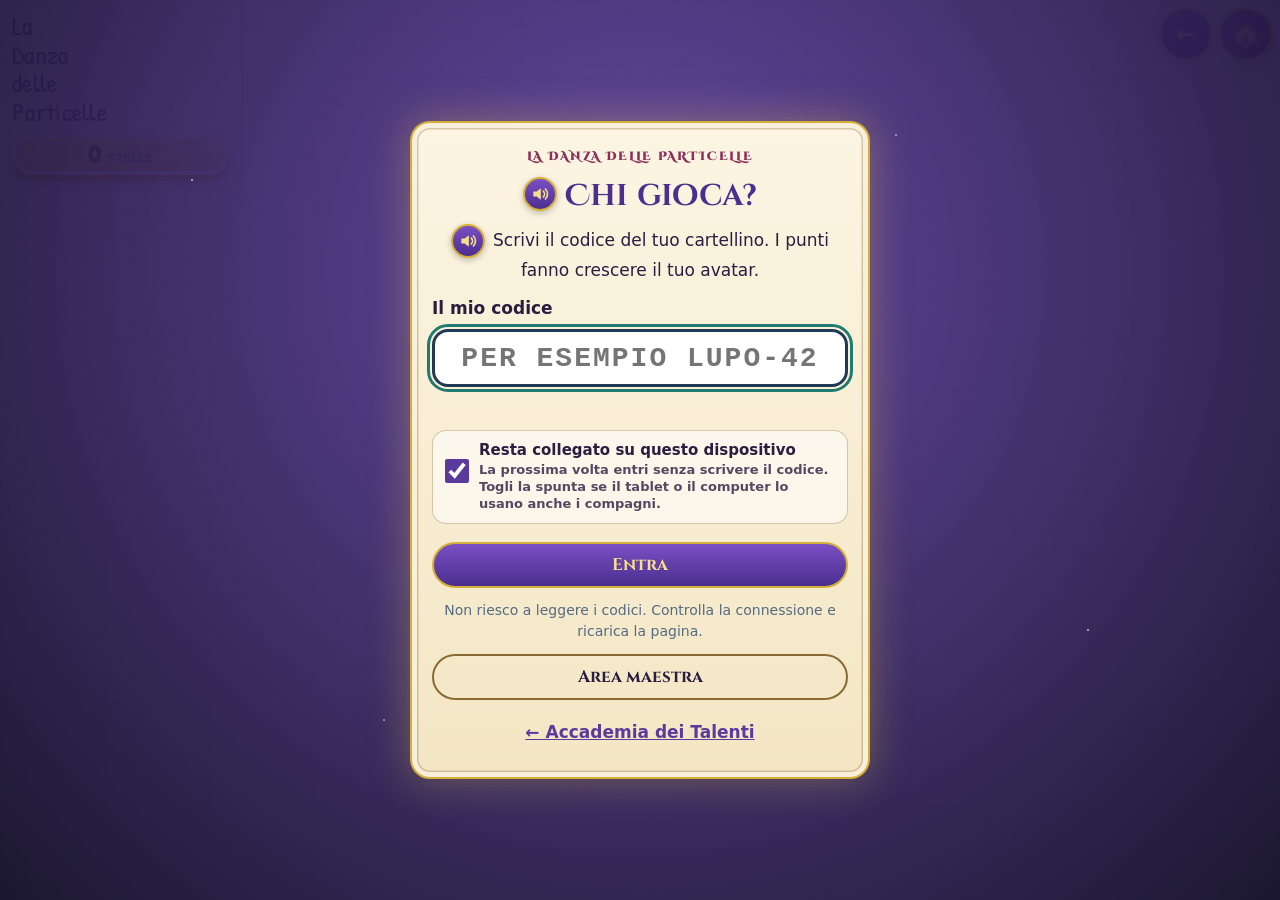
<file: stati.html>
<!doctype html><html lang="it" data-theme="light"><head><meta charset="utf-8"><meta name="color-scheme" content="light only"><link rel="manifest" href="manifest.webmanifest"><meta name="theme-color" content="#5B3F99"><meta name="mobile-web-app-capable" content="yes"><meta name="apple-mobile-web-app-capable" content="yes"><link rel="apple-touch-icon" href="img/app-192.png"><meta http-equiv="Cache-Control" content="no-cache"><meta name="viewport" content="width=device-width,initial-scale=1,viewport-fit=cover">
<title>La Danza delle Particelle</title>
<link rel="preconnect" href="https://fonts.googleapis.com">
<link rel="preconnect" href="https://fonts.gstatic.com" crossorigin>
<link rel="stylesheet" href="https://fonts.googleapis.com/css2?family=Atkinson+Hyperlegible:wght@400;700&family=Fredoka:wght@500;600;700&family=Patrick+Hand&display=swap">
<link rel="stylesheet" href="cuccioli.css?v=1127o">
<link rel="stylesheet" href="land.css?v=1127o">
<link rel="stylesheet" href="lab.css">
<style>
/* simulatore delle particelle */
.simgrid{display:grid;gap:16px;align-items:start}
@media(min-width:820px){.simgrid{grid-template-columns:minmax(0,1.25fr) minmax(0,1fr)}}
.stage{position:relative;border-radius:20px;background:var(--surface2);padding:12px;display:grid;gap:10px}
.stage canvas{width:100%;height:auto;display:block;border-radius:14px;touch-action:pan-y}
.thermo{display:grid;grid-template-columns:auto 1fr auto;gap:10px;align-items:center}
.thermo .tv{font:700 30px/1 var(--font-display);font-variant-numeric:tabular-nums;min-width:4.2ch;text-align:right}
.thermo input{width:100%;height:44px;accent-color:var(--sc,var(--liq))}
.rb{appearance:none;width:54px;height:54px;border-radius:50%;border:2px solid var(--line);background:var(--surface);font-size:26px;cursor:pointer}
.rb:active{transform:translateY(1px)}
.stname{display:flex;align-items:baseline;gap:10px;flex-wrap:wrap}
.stname b{font:400 40px/1 var(--font-hand);color:var(--sc)}
.stname span{color:var(--muted);font-weight:700}
.idc{border-radius:16px;border:3px solid var(--sc);padding:14px 16px;display:grid;gap:8px;background:var(--surface)}
.idc dl{margin:0;display:grid;grid-template-columns:auto 1fr;gap:4px 12px}
.idc dt{font-weight:700;color:var(--muted)}
.idc dd{margin:0}
.flash{font:400 30px/1.1 var(--font-hand);color:var(--sc);min-height:1.2em}
.mlist{list-style:none;margin:0;padding:0;display:grid;gap:6px}
.mlist li{display:grid;grid-template-columns:28px 1fr;gap:10px;align-items:center;padding:7px 10px;border-radius:10px;border:1.5px solid var(--line);background:var(--surface2);font-weight:700;font-size:15px}
.mlist li i{display:grid;place-items:center;width:26px;height:26px;border-radius:50%;border:2px solid var(--line);font-style:normal;font-size:14px}
.mlist li.ok{border-color:var(--good);background:var(--good-soft)}
.mlist li.ok i{background:var(--good);border-color:var(--good);color:#fff}
/* viaggio della goccia */
.trip{list-style:none;margin:0;padding:0;display:grid;gap:8px;counter-reset:t}
.trip li{display:grid;grid-template-columns:44px 1fr;gap:12px;align-items:center;padding:10px 12px;border-radius:14px;border:2px solid var(--good);background:var(--good-soft);counter-increment:t}
.trip li::before{content:counter(t);display:grid;place-items:center;width:40px;height:40px;border-radius:50%;background:var(--good);color:#fff;font:700 20px var(--font-display)}
.trip li b{font:400 24px/1.1 var(--font-hand)}
.pool{display:grid;gap:8px;grid-template-columns:repeat(auto-fit,minmax(220px,1fr))}
.tcard{appearance:none;display:grid;grid-template-columns:auto 1fr;gap:10px;align-items:center;text-align:left;padding:12px 14px;border-radius:16px;border:2px solid var(--liq);background:var(--surface);color:var(--ink);font:inherit;cursor:pointer;min-height:76px}
.tcard .emo{font-size:36px}
.tcard b{font:400 24px/1.1 var(--font-hand);display:block}
.tcard.wrong{border-color:var(--bad);background:var(--bad-soft)}
</style>
<link rel="stylesheet" href="gioco.css?v=1">
</head><body>

<header>
  <svg class="deco" viewBox="0 0 200 170" aria-hidden="true">
    <rect x="22" y="54" width="44" height="44" rx="6" fill="#5E8E1A" opacity=".85"/>
    <g fill="#fff" opacity=".9"><circle cx="34" cy="66" r="5"/><circle cx="54" cy="66" r="5"/><circle cx="34" cy="86" r="5"/><circle cx="54" cy="86" r="5"/></g>
    <path d="M86 70c8 10 18 24 18 34a18 18 0 0 1-36 0c0-10 10-24 18-34z" transform="translate(16 -10)" fill="#C2337A" opacity=".85"/>
    <g fill="#1C8FB5" opacity=".85"><circle cx="160" cy="40" r="7"/><circle cx="182" cy="74" r="6"/><circle cx="150" cy="100" r="7"/><circle cx="186" cy="124" r="5"/><circle cx="160" cy="146" r="6"/></g>
    <path d="M140 46l-10 6M176 84l-8 6M146 108l-10 2" stroke="#1C8FB5" stroke-width="3" stroke-linecap="round" opacity=".6"/>
  </svg>
  <div class="wrap">
    <div class="top">
      <div>
        <p class="eyebrow">Scienze · Classe terza</p>
        <h1>La Danza delle Particelle</h1>
        <p class="lead">Scalda e raffredda l'acqua. Guarda come cambia!</p>
      </div>
    </div>
    <div class="board">
      <div class="stars"><b id="stars">0</b><small>stelle</small></div>
      <ul class="badges" id="badges" aria-label="Badge"></ul>
    </div>
    <div id="cq-chip"></div>
    <div class="who" id="who" hidden><span>Scienziato: <b id="who-name"></b></span><button class="link" id="switch" type="button">Cambia alunno</button><a class="link" href="index.html">Accademia dei Talenti</a></div>
  </div>
</header>

<nav aria-label="Sezioni" hidden>
  <div class="wrap"><div class="tabs">
    <a href="#lezione" data-teacher hidden>Lezione</a>
    <a href="#particelle">Le particelle</a>
    <a href="#indagini">Indagini</a>
    <a href="#goccia">Il viaggio della goccia</a>
    <a href="#valuta">Come è andata?</a>
  </div></div>
</nav>

<main class="wrap" hidden>

<!-- LEZIONE (solo maestra) -->
<section class="view" id="sec-lezione" hidden>
  <div class="panel">
    <p class="eyebrow">Scheda attività · Gli stati della materia</p>
    <h2>La Danza delle Particelle: solido, liquido, gassoso</h2>
    <dl class="facts">
      <div><dt>Metodologia attiva</dt><dd>Role-playing (i bambini diventano particelle) e Gamification, con laboratorio a postazioni in Cooperative Learning: squadre di 4 con ruoli a rotazione.</dd></div>
      <div><dt>Durata</dt><dd>3 minuti di aggancio, 5 micro-step e 3 minuti di chiusura (circa 55 minuti). Va bene dopo «I Detective della Materia».</dd></div>
      <div><dt>Obiettivi</dt><dd>Riconoscere solidi, liquidi e gas e le loro caratteristiche (forma e volume); immaginare la materia fatta di particelle che si muovono più o meno liberamente; capire che il calore e il freddo fanno cambiare stato; conoscere fusione, solidificazione, evaporazione e condensazione; ricostruire il ciclo dell'acqua.</dd></div>
      <div><dt>Materiali</dt><dd>Cubetti di ghiaccio, piattini, un tamburello, una corda lunga, recipienti di forme diverse (bottiglia, piatto, bicchiere), un misurino, una siringa senza ago, un termometro, un cronometro, uno specchietto.</dd></div>
      <div><dt>Collegamenti</dt><dd>Geografia (ciclo dell'acqua, fiumi e mari, clima), Matematica (leggere il termometro, misurare la capacità), Musica (il ritmo del tamburello guida la danza), Arte (disegnare la materia a puntini), Tecnologia (freezer, bollitore, frigorifero), Scienze motorie (danza e circuito della goccia).</dd></div>
      <div><dt>Libro di testo</dt><dd>Pagine 135–138: i tre stati della materia (roccia, pioggia, vapore), le molecole con legami molto forti, forti e deboli, le caratteristiche dello stato solido, liquido e gassoso. L'app usa le stesse parole e gli stessi colori del libro: verde il solido, fucsia il liquido, azzurro il gassoso.</dd></div>
      <div><dt>Nell'app</dt><dd>Il simulatore delle particelle con il termometro e 7 missioni, tre indagini a carte (stati, identikit, trasformazioni), il viaggio della goccia e la scheda di autovalutazione. Le stelle fanno crescere l'avatar in Scienze.</dd></div>
    </dl>
  </div>
  <div class="panel">
    <p class="eyebrow">L'aggancio · 3 minuti</p>
    <h3>I tre fratelli con lo stesso nome</h3>
    <p>Sulla cattedra tre barattoli trasparenti chiusi: uno con un cubetto di ghiaccio, uno con un po' d'acqua, uno «vuoto» ma appannato, appena tenuto sopra il bollitore. La maestra sussurra: «Sono tre fratelli e si chiamano tutti allo stesso modo. Chi sono?». Ogni squadra ha un minuto per scrivere un'ipotesi. Risposta: sono tutti acqua, in tre stati diversi. Il cubetto resta sulla cattedra fino alla fine: che cosa gli succederà?</p>
  </div>
  <div class="panel">
    <p class="eyebrow">Svolgimento a micro-step</p>
    <ol class="lsteps">
      <li class="lstep"><div class="mins"><b>10</b><small>min</small></div><div><span class="chip">Movimento</span><h3>Siamo particelle</h3><p>In palestra o in un'aula libera. Il tamburello è il termometro. Battito lento: siamo un <b>solido</b>, tutti stretti per mano, vibriamo sul posto senza spostarci. Battito più veloce: diventiamo <b>liquido</b>, ci lasciamo le mani e scivoliamo vicini dentro il cerchio della corda (il recipiente). Battito velocissimo: siamo un <b>gas</b>, voliamo liberi per tutta la stanza. Poi la maestra raffredda e si torna indietro.</p><div class="row"><button class="btn ghost" type="button" data-timer="10">Timer <span>10 min</span></button></div></div></li>
      <li class="lstep"><div class="mins"><b>10</b><small>min</small></div><div><span class="chip">Riflessione</span><h3>Il termometro magico</h3><p>Alla LIM si apre «Le particelle». A turno un bambino muove il termometro e la classe descrive come ballano le molecole, confrontandolo con la danza appena fatta: per mano stretti sono i legami molto forti, vicini ma liberi i legami forti, lontani i legami deboli. Poi si completa pagina 135 del libro (roccia, pioggia, vapore e la tabella dei legami) e sul quaderno la carta d'identità dei tre stati, come a pagina 136–138: forma, spazio, si può afferrare, si può comprimere.</p><div class="row"><button class="btn ghost" type="button" data-timer="10">Timer <span>10 min</span></button></div></div></li>
      <li class="lstep"><div class="mins"><b>12</b><small>min</small></div><div><span class="chip">Laboratorio</span><h3>Tre postazioni</h3><p><b>La forma dell'acqua</b>: con il misurino si versa la stessa quantità d'acqua in bottiglia, piatto e bicchiere: la forma cambia, la quantità no. <b>La siringa</b>: con l'aria lo stantuffo si schiaccia, con l'acqua no. <b>La gara del ghiaccio</b>: tre cubetti al sole, sul termosifone e all'ombra; si scrive l'orario e si controlla a fine lezione. Poi indagini «Solido, liquido o gassoso?» e «Identikit» nell'app: nell'Identikit ci sono anche gli indovinelli del libro («È fragile, rigido, compatto, duro: che cosa può essere?»).</p><div class="row"><button class="btn ghost" type="button" data-timer="12">Timer <span>12 min</span></button></div></div></li>
      <li class="lstep"><div class="mins"><b>10</b><small>min</small></div><div><span class="chip">Gioco</span><h3>Le trasformazioni</h3><p>La maestra soffia sullo specchietto: compare l'appannatura (condensazione). Si costruisce alla lavagna la ruota delle trasformazioni con le frecce. Poi indagine «Le trasformazioni» a squadre: prima di toccare il gruppo, ogni squadra alza il cartellino con il nome scelto; ogni risposta giusta vale un timbro.</p><div class="row"><button class="btn ghost" type="button" data-timer="10">Timer <span>10 min</span></button></div></div></li>
      <li class="lstep"><div class="mins"><b>8</b><small>min</small></div><div><span class="chip">Movimento</span><h3>Il viaggio della goccia</h3><p>Circuito a quattro stazioni: <b>mare</b> (accovacciati, si ondeggia), <b>evaporazione</b> (ci si alza lentamente sulle punte), <b>nuvola</b> (tutti stretti a braccia unite, si condensa), <b>pioggia</b> (si scende muovendo le dita), poi <b>fiume</b> (corsa leggera in fila fino al mare). Al ritorno in classe si mette in ordine il viaggio nell'app.</p><div class="row"><button class="btn ghost" type="button" data-timer="8">Timer <span>8 min</span></button></div></div></li>
    </ol>
    <p><b>Chiusura (3 minuti).</b> Si controlla la gara del ghiaccio: quale cubetto si è sciolto prima e perché? Poi la scheda «Come è andata?».</p>
  </div>
  <div class="cols">
    <div class="panel"><p class="eyebrow">Gamification</p><h3>Stelle, missioni e badge</h3>
      <ul class="tight">
        <li><b>Missioni del laboratorio:</b> nel simulatore, una stella per ogni stato raggiunto e per ogni trasformazione scoperta (7 in tutto).</li>
        <li><b>Indagini:</b> fino a 3 stelle ciascuna, migliorando il proprio record.</li>
        <li><b>Viaggio della goccia:</b> 2 stelle la prima volta che lo si completa; 2 stelle per l'autovalutazione.</li>
        <li><b>Badge:</b> Particella curiosa, Mago delle trasformazioni, Classificatore, Identikit perfetto, Viaggiatore dell'acqua, Scienziato riflessivo.</li>
      </ul></div>
    <div class="panel"><p class="eyebrow">Imprevisti</p><h3>Pesca una carta</h3>
      <div class="imp" id="imp"><b>Pronti a ballare?</b><span>Ogni imprevisto cambia le regole per un minuto.</span></div>
      <div class="row"><button class="btn" id="draw" type="button">Pesca un imprevisto</button></div></div>
  </div>
  <div class="cols">
    <div class="panel"><p class="eyebrow">Variante di movimento</p><h3>La materia in palestra</h3>
      <ul class="tight">
        <li><b>Danza delle particelle a musica:</b> al posto del tamburello, tre brani (lento, medio, veloce); al cambio di musica si cambia stato.</li>
        <li><b>Il recipiente vivente:</b> quattro bambini con la corda formano un recipiente che cambia forma (quadrato, triangolo, cerchio); le particelle liquide dentro devono seguirne la forma senza uscire.</li>
        <li><b>Statue di ghiaccio:</b> «Gelata!» tutti immobili per 10 secondi; «Disgelo!» si torna a scivolare.</li>
        <li><b>Staffetta degli stati:</b> tre cerchi a terra (solido, liquido, gassoso); la maestra mostra un'immagine e il corridore va nel cerchio giusto.</li>
      </ul></div>
    <div class="panel"><p class="eyebrow">Attenzione a tutti</p><h3>Per sostenere chi ha bisogno</h3>
      <ul class="tight">
        <li>Il simulatore ha due pulsanti grandi (più caldo, più freddo) oltre al cursore.</li>
        <li>Colori fissi per gli stati, gli stessi del libro: verde solido, fucsia liquido, azzurro gassoso.</li>
        <li>Ogni risposta ha la spiegazione; nel viaggio della goccia c'è un suggerimento dopo un errore.</li>
        <li>La danza delle particelle dà a tutti un'immagine concreta da ricordare.</li>
      </ul></div>
  </div>
  <div class="row"><a class="btn" href="#particelle">Apri il simulatore</a><a class="btn ghost" href="#valuta">Scheda di autovalutazione</a></div>
</section>

<!-- PARTICELLE -->
<section class="view" id="sec-particelle" hidden>
  <div class="panel">
    <p class="eyebrow">Il laboratorio delle particelle</p>
    <h2>Scalda e raffredda l'acqua</h2>
    <p class="lead">La materia è fatta di molecole piccolissime. Muovi il termometro e guardale ballare!</p>
    <div class="simgrid">
      <div class="stage" id="stage">
        <canvas id="cv" width="520" height="400" aria-label="Recipiente con le particelle dell'acqua"></canvas>
        <div class="thermo"><button class="rb" type="button" id="cold" aria-label="Più freddo">❄️</button><input type="range" id="temp" min="-20" max="130" step="1" value="-10" aria-label="Temperatura"><button class="rb" type="button" id="hot" aria-label="Più caldo">🔥</button></div>
        <div class="row" style="justify-content:space-between"><span class="tv" id="tv" style="font:700 30px/1 var(--font-display)">−10 °C</span><span class="flash" id="flash" aria-live="polite"></span></div>
      </div>
      <div style="display:grid;gap:14px">
        <div class="stname" id="stname"></div>
        <div class="idc" id="idc"></div>
        <div><p class="eyebrow" style="margin-bottom:6px">Missioni del laboratorio</p><ul class="mlist" id="mlist"></ul></div>
      </div>
    </div>
  </div>
</section>

<!-- INDAGINI -->
<section class="view" id="sec-indagini" hidden>
  <div class="panel">
    <p class="eyebrow">Le indagini</p>
    <h2>Metti ogni carta nel gruppo giusto</h2>
    <div id="sort"></div>
  </div>
</section>

<!-- GOCCIA -->
<section class="view" id="sec-goccia" hidden>
  <div class="panel">
    <p class="eyebrow">Il ciclo dell'acqua</p>
    <h2>Il viaggio della goccia</h2>
    <p class="lead">Aiuta la goccia Gocciolina. Tocca le tappe del viaggio in ordine.</p>
    <div id="trip"></div>
  </div>
</section>

<!-- VALUTAZIONE -->
<section class="view" id="sec-valuta" hidden>
  <div class="panel">
    <p class="eyebrow">Scheda di autovalutazione</p>
    <h2>Come è andata la danza?</h2>
    <p class="lead">Scegli il gradino giusto per te. Non ci sono risposte sbagliate.</p>
    <form id="vform" autocomplete="off">
      <div id="vitems"></div>
      <fieldset class="item"><legend>Che cosa mi è piaciuto di più?</legend><div class="likes" id="vlikes"></div></fieldset>
    </form>
    <div class="row"><button class="btn" id="v-done" type="button" disabled>Ho finito</button></div>
    <div class="summary" id="v-sum" hidden></div>
  </div>
</section>

<p class="foot">Le stelle fanno crescere il tuo avatar dell'Accademia dei Talenti in Scienze.</p>
</main>

<script src="config.js"></script>
<script src="registro.js"></script>
<script src="cuccioli.js?v=1127o"></script>
<script src="lab.js"></script>
<script>
(function(){
"use strict";
const L=window.Lab,$=L.$,$$=L.$$,esc=L.esc;
const SOL={k:"sol",t:"Solido",d:"ha una forma propria",i:"🧊",c:"#5E8E1A"},LIQ={k:"liq",t:"Liquido",d:"prende la forma del recipiente",i:"💧",c:"#C2337A"},GAS={k:"gas",t:"Gassoso",d:"occupa tutto lo spazio a disposizione",i:"💨",c:"#1C8FB5"};
const FUS={k:"fus",t:"Fusione",d:"da solido a liquido",i:"🧊➜💧",c:"#5E8E1A"},SOLI={k:"soli",t:"Solidificazione",d:"da liquido a solido",i:"💧➜🧊",c:"#C2337A"},EVA={k:"eva",t:"Evaporazione",d:"da liquido a gas",i:"💧➜💨",c:"#1C8FB5"},CON={k:"con",t:"Condensazione",d:"da gas a liquido",i:"💨➜💧",c:"#12424F"};
const SETS={
  stati:{t:"Solido, liquido o gassoso?",d:"In che stato si trova?",ask:"In che stato si trova questa materia?",emo:"🧪",c:"#DDE8F7",n:8,
    move:"Solido: tutti stretti per mano. Liquido: scivolate piano intorno al banco. Gassoso: correte sul posto con le braccia aperte. Via con la prossima parola della maestra!",bins:[SOL,LIQ,GAS],items:[
    {t:"Il cubetto di ghiaccio",i:"🧊",a:"sol",w:"È acqua allo stato solido: ha una forma tutta sua."},
    {t:"La roccia della montagna",i:"🏔️",a:"sol",w:"La roccia ha una forma propria: è un solido."},
    {t:"La matita",i:"✏️",a:"sol",w:"Ha una forma sua e la tieni in mano: è un solido."},
    {t:"Il panetto di burro del frigo",i:"🧈",a:"sol",w:"Freddo di frigo è solido. Se lo scaldi in padella diventa liquido!"},
    {t:"La sabbia",i:"⏳",a:"sol",w:"Sembra scorrere come un liquido, ma ogni granello è un piccolo solido con la sua forma."},
    {t:"La tavoletta di cioccolato",i:"🍫",a:"sol",w:"Ha una forma sua: è solida (finché non la lasci al sole)."},
    {t:"Il latte",i:"🥛",a:"liq",w:"Si versa e prende la forma della tazza: è un liquido."},
    {t:"L'olio",i:"🫒",a:"liq",w:"Scorre e prende la forma della bottiglia: è un liquido."},
    {t:"Il miele",i:"🍯",a:"liq",w:"Scorre piano piano, ma prende la forma del vasetto: è un liquido."},
    {t:"Il succo di frutta",i:"🧃",a:"liq",w:"Si versa nel bicchiere e ne prende la forma: è un liquido."},
    {t:"La goccia di pioggia",i:"💧",a:"liq",w:"La pioggia è acqua allo stato liquido."},
    {t:"L'aria che respiriamo",i:"🌬️",a:"gas",w:"L'aria è un gas: non si vede e occupa tutto lo spazio."},
    {t:"L'elio del palloncino che vola",i:"🎈",a:"gas",w:"Dentro il palloncino c'è un gas leggero, l'elio."},
    {t:"Il vapore della pentola che bolle",i:"♨️",a:"gas",w:"L'acqua che bolle diventa vapore: è acqua allo stato gassoso."},
    {t:"Le bollicine dell'acqua frizzante",i:"🫧",a:"gas",w:"Dentro le bollicine c'è un gas: per questo salgono in alto."},
    {t:"Il profumo che si spande nella stanza",i:"🌸",a:"gas",w:"Il profumo diventa gas e riempie tutta la stanza: lo senti anche lontano."}]},
  identikit:{t:"Identikit",d:"Di chi è questa carta d'identità?",ask:"Questa frase descrive un solido, un liquido o un gas?",emo:"🪪",c:"#F4E3C8",n:8,
    move:"Mima la frase con il corpo: stretto e fermo se è un solido, scivoloso se è un liquido, libero e veloce se è un gas.",bins:[SOL,LIQ,GAS],items:[
    {t:"Ha una forma propria e occupa uno spazio definito",i:"✏️",a:"sol",w:"Come la matita e il banco del libro: il solido ha la sua forma e il suo spazio."},
    {t:"Si può afferrare con le mani",i:"✊",a:"sol",w:"Il solido si prende in mano. Il liquido e il gas invece no!"},
    {t:"Le molecole hanno legami molto forti",i:"🔬",a:"sol",w:"Nel solido le molecole sono legate fortissimo: strette strette, vibrano sul posto."},
    {t:"Indovinello: è fragile, rigido, compatto, duro",i:"❓",a:"sol",w:"Può essere un vaso di vetro o una tazza: è un solido."},
    {t:"Non ha una forma propria: prende la forma del recipiente, ma non si può comprimere",i:"🥤",a:"liq",w:"Il liquido cambia forma con il bicchiere o la bottiglia, ma non si schiaccia."},
    {t:"Non si può afferrare con le mani, ma si può versare",i:"🫗",a:"liq",w:"L'acqua del rubinetto scivola tra le dita: è un liquido."},
    {t:"Le molecole hanno legami forti",i:"🔬",a:"liq",w:"Nel liquido i legami sono forti ma non fortissimi: le molecole restano vicine e scivolano una sull'altra."},
    {t:"Indovinello: è bianco, profumato, saporito, opaco",i:"❓",a:"liq",w:"Può essere il latte: è un liquido."},
    {t:"Occupa tutto lo spazio a disposizione",i:"🎈",a:"gas",w:"Il gas si allarga e riempie tutto il palloncino o la stanza."},
    {t:"Si può comprimere",i:"💉",a:"gas",w:"Il gas si può schiacciare, come l'aria nel palloncino stretto tra le braccia o in una siringa."},
    {t:"Le molecole hanno legami deboli",i:"🔬",a:"gas",w:"Nel gas i legami sono deboli: le molecole sono lontane e volano libere."},
    {t:"Indovinello: è caldo, grigio, maleodorante, tossico",i:"❓",a:"gas",w:"Può essere il fumo di una ciminiera: è un gas."}]},
  trasf:{t:"Le trasformazioni",d:"Fusione, solidificazione, evaporazione, condensazione",ask:"Che trasformazione sta succedendo?",emo:"🔄",c:"#E6DDF6",n:8,
    move:"Fusione: da statua vi sciogliete fino a terra. Solidificazione: da terra vi alzate rigidi. Evaporazione: vi alzate sulle punte. Condensazione: vi stringete tutti vicini.",bins:[FUS,SOLI,EVA,CON],items:[
    {t:"Il gelato al sole cola sul cono",i:"🍦",a:"fus",w:"Il caldo fa diventare liquido il gelato solido: è la fusione."},
    {t:"Il burro nella padella calda",i:"🧈",a:"fus",w:"Il burro solido si scioglie e diventa liquido: fusione."},
    {t:"Il pupazzo di neve a primavera",i:"⛄",a:"fus",w:"La neve è acqua solida: con il caldo fonde e diventa acqua liquida."},
    {t:"L'acqua nelle formine del freezer",i:"🧊",a:"soli",w:"Il freddo trasforma l'acqua liquida in ghiaccio: solidificazione."},
    {t:"Il cioccolato fuso nello stampo diventa una tavoletta",i:"🍫",a:"soli",w:"Raffreddandosi, il cioccolato liquido diventa solido: solidificazione."},
    {t:"La cera sciolta della candela si indurisce sul tavolo",i:"🕯️",a:"soli",w:"La cera liquida si raffredda e torna solida: solidificazione."},
    {t:"La pozzanghera sparisce al sole",i:"☀️",a:"eva",w:"Il sole scalda l'acqua, che diventa vapore e va nell'aria: evaporazione."},
    {t:"I panni stesi si asciugano",i:"👕",a:"eva",w:"L'acqua dei panni diventa vapore: evaporazione."},
    {t:"L'acqua della pentola bolle e cala",i:"🍲",a:"eva",w:"Bollendo, l'acqua diventa vapore molto in fretta: è l'evaporazione veloce, l'ebollizione."},
    {t:"Lo specchio del bagno si appanna dopo la doccia",i:"🪞",a:"con",w:"Il vapore caldo tocca lo specchio freddo e torna goccioline: condensazione."},
    {t:"Il bicchiere freddo si bagna fuori",i:"🥤",a:"con",w:"Il vapore dell'aria tocca il bicchiere freddo e diventa acqua liquida: condensazione."},
    {t:"La rugiada sull'erba al mattino",i:"🌱",a:"con",w:"Di notte fa fresco: il vapore dell'aria diventa goccioline sull'erba."},
    {t:"Il fiato sul vetro d'inverno",i:"🌫️",a:"con",w:"Nel fiato c'è vapore: sul vetro freddo diventa una nuvoletta d'acqua."}]}
};

/* ---------- simulatore ---------- */
const ST={
  sol:{n:"Solido",w:"ghiaccio",c:"--sol",forma:"Ha una forma propria",spazio:"Occupa uno spazio definito",aff:"Sì",comp:"No",part:"Legami molto forti: strette strette, vibrano sul posto.",es:"ghiaccio, roccia, matita"},
  liq:{n:"Liquido",w:"acqua",c:"--liq",forma:"Non ha una forma propria: prende la forma del recipiente",spazio:"Occupa uno spazio",aff:"No",comp:"No",part:"Legami forti: vicine, scivolano una sull'altra.",es:"acqua, pioggia, latte, succo"},
  gas:{n:"Gassoso",w:"vapore acqueo",c:"--gas",forma:"Non ha una forma propria: prende la forma del recipiente",spazio:"Occupa tutto lo spazio a disposizione",aff:"No",comp:"Sì",part:"Legami deboli: lontane, volano libere e velocissime.",es:"vapore, aria, fumo"}
};
const MIS=[["sol","Trasforma l'acqua in ghiaccio (stato solido)"],["liq","Trova l'acqua liquida"],["gas","Trasforma l'acqua in vapore (stato gassoso)"],["fus","Scopri la fusione: il ghiaccio diventa acqua"],["eva","Scopri l'evaporazione: l'acqua diventa vapore"],["con","Scopri la condensazione: il vapore torna acqua"],["soli","Scopri la solidificazione: l'acqua diventa ghiaccio"]];
const TR={"sol>liq":["fus","Fusione!"],"liq>sol":["soli","Solidificazione!"],"liq>gas":["eva","Evaporazione!"],"gas>liq":["con","Condensazione!"],"sol>gas":["fus","Fusione ed evaporazione!"],"gas>sol":["con","Condensazione e solidificazione!"]};
const N=42,COLS=7;
let cv,ctx,W=520,H=400,P=[],T=-10,state="sol",raf=0,running=false,box;
const stOf=t=>t<0?"sol":t<100?"liq":"gas";
function layout(){
  const r=cv.getBoundingClientRect(),dpr=Math.min(window.devicePixelRatio||1,2);
  W=Math.max(260,Math.round(r.width||520));H=Math.round(W*0.76);
  cv.width=W*dpr;cv.height=H*dpr;cv.style.height=H+"px";ctx.setTransform(dpr,0,0,dpr,0,0);
  const m=W*0.08;box={x0:m,x1:W-m,y0:H*0.1,y1:H-m*0.6};
  const rad=Math.max(6,W/48);box.r=rad;
  const gap=rad*2.25,rows=Math.ceil(N/COLS),gw=(COLS-1)*gap;
  P.forEach((p,i)=>{const c=i%COLS,rw=Math.floor(i/COLS);p.hx=(box.x0+box.x1)/2-gw/2+c*gap+(rw%2?gap*0.25:0);p.hy=box.y1-rad-4-rw*gap*0.92});
}
function initParticles(){P=[];for(let i=0;i<N;i++)P.push({x:0,y:0,vx:0,vy:0,ph:Math.random()*6.28});layout();P.forEach(p=>{p.x=p.hx;p.y=p.hy})}
function step(){
  const r=box.r,s=state;
  const heat=s==="sol"?0:s==="liq"?(T/100):(T-100)/30;
  for(const p of P){
    if(s==="sol"){
      const a=0.6+(T+20)/20*2.4;p.ph+=0.35;
      p.x+=(p.hx+Math.sin(p.ph)*a-p.x)*0.25;p.y+=(p.hy+Math.cos(p.ph*1.3)*a-p.y)*0.25;p.vx=p.vy=0;continue;
    }
    if(s==="liq"){
      const k=0.25+heat*0.6;p.vx+=(Math.random()-.5)*k;p.vy+=(Math.random()-.5)*k+0.18;p.vx*=0.9;p.vy*=0.9;
    }else{
      const sp=3+heat*3,v=Math.hypot(p.vx,p.vy)||1;
      p.vx+= (Math.random()-.5)*0.4;p.vy+=(Math.random()-.5)*0.4;
      const f=sp/v;p.vx=p.vx*0.9+p.vx*f*0.1;p.vy=p.vy*0.9+p.vy*f*0.1;
    }
    p.x+=p.vx;p.y+=p.vy;
    if(p.x<box.x0+r){p.x=box.x0+r;p.vx=Math.abs(p.vx)}
    if(p.x>box.x1-r){p.x=box.x1-r;p.vx=-Math.abs(p.vx)}
    if(p.y<box.y0+r){p.y=box.y0+r;p.vy=Math.abs(p.vy)}
    if(p.y>box.y1-r){p.y=box.y1-r;p.vy=-Math.abs(p.vy)*(s==="liq"?0.3:1)}
  }
  if(s!=="sol"){
    const d0=r*2.05;
    for(let i=0;i<N;i++)for(let j=i+1;j<N;j++){
      const a=P[i],b=P[j],dx=b.x-a.x,dy=b.y-a.y,d=Math.hypot(dx,dy);
      if(d>0&&d<d0){const o=(d0-d)/2,ux=dx/d,uy=dy/d;a.x-=ux*o;a.y-=uy*o;b.x+=ux*o;b.y+=uy*o;
        if(s==="gas"){const t=a.vx;a.vx=b.vx;b.vx=t;const u=a.vy;a.vy=b.vy;b.vy=u}}
    }
  }
}
function draw(){
  const cs=getComputedStyle(document.documentElement),col=cs.getPropertyValue(ST[state].c).trim()||"#2F7FD0",ink=cs.getPropertyValue("--ink").trim(),sf=cs.getPropertyValue("--surface").trim();
  ctx.clearRect(0,0,W,H);ctx.fillStyle=sf;ctx.fillRect(0,0,W,H);
  const r=box.r;
  if(state==="liq"){const top=Math.min(...P.map(p=>p.y))-r;ctx.fillStyle=col+"22";ctx.fillRect(box.x0,top,box.x1-box.x0,box.y1-top)}
  if(state==="sol"){ctx.strokeStyle=col;ctx.globalAlpha=.5;ctx.lineWidth=2;ctx.beginPath();
    for(let i=0;i<N;i++){const p=P[i],c=i%COLS;if(c<COLS-1&&P[i+1]){ctx.moveTo(p.x,p.y);ctx.lineTo(P[i+1].x,P[i+1].y)}if(P[i+COLS]){ctx.moveTo(p.x,p.y);ctx.lineTo(P[i+COLS].x,P[i+COLS].y)}}
    ctx.stroke();ctx.globalAlpha=1}
  for(const p of P){ctx.beginPath();ctx.arc(p.x,p.y,r,0,6.283);ctx.fillStyle=col;ctx.fill();ctx.lineWidth=1.5;ctx.strokeStyle=ink;ctx.globalAlpha=.35;ctx.stroke();ctx.globalAlpha=1;
    ctx.beginPath();ctx.arc(p.x-r*.3,p.y-r*.3,r*.28,0,6.283);ctx.fillStyle="rgba(255,255,255,.55)";ctx.fill()}
  ctx.strokeStyle=ink;ctx.lineWidth=4;ctx.lineJoin="round";ctx.beginPath();
  ctx.moveTo(box.x0-6,box.y0-10);ctx.lineTo(box.x0-6,box.y1+6);ctx.lineTo(box.x1+6,box.y1+6);ctx.lineTo(box.x1+6,box.y0-10);ctx.stroke();
  if(state==="gas"){ctx.setLineDash([8,6]);ctx.beginPath();ctx.moveTo(box.x0-6,box.y0-6);ctx.lineTo(box.x1+6,box.y0-6);ctx.stroke();ctx.setLineDash([])}
}
function loop(){if(!running)return;step();draw();raf=requestAnimationFrame(loop)}
function startSim(){if(running)return;running=true;layout();loop()}
function stopSim(){running=false;cancelAnimationFrame(raf)}
function setT(t){
  T=Math.max(-20,Math.min(130,Math.round(t)));$("#temp").value=T;
  $("#tv").textContent=(T<0?"−"+(-T):T)+" °C";
  const ns=stOf(T);
  if(ns!==state){
    const tr=TR[state+">"+ns];const old=state;state=ns;
    if(old==="sol")P.forEach(p=>{p.vx=(Math.random()-.5);p.vy=0});
    if(ns==="gas")P.forEach(p=>{p.vx=(Math.random()-.5)*6;p.vy=(Math.random()-.5)*6});
    if(tr){$("#flash").textContent=tr[1];L.ding();mission(tr[0]);if(tr[0]==="fus"&&ns==="gas")mission("eva");if(tr[0]==="con"&&ns==="sol")mission("soli")}
    mission(ns);
  }
  paintState();
}
function mission(k){const S=L.state();if(S.vis[k])return;S.vis[k]=1;L.save();L.add(1);L.toast("Missione compiuta: "+MIS.find(m=>m[0]===k)[1].split(":")[0]+". Una stella!");paintMissions()}
function paintState(){
  const s=ST[state],v="var("+s.c+")";
  $("#stage").style.setProperty("--sc",v);
  $("#stname").style.setProperty("--sc",v);$("#idc").style.setProperty("--sc",v);$("#flash").style.setProperty("--sc",v);
  $("#stname").innerHTML=`<b>${s.n}</b><span>l'acqua è ${s.w}</span>`;
  $("#idc").innerHTML=`<p class="eyebrow">Carta d'identità</p><dl><dt>Forma</dt><dd>${s.forma}</dd><dt>Spazio</dt><dd>${s.spazio}</dd><dt>Si può afferrare?</dt><dd>${s.aff}</dd><dt>Si può comprimere?</dt><dd>${s.comp}</dd><dt>Le molecole</dt><dd>${s.part}</dd><dt>Esempi</dt><dd>${s.es}</dd></dl>`;
}
function paintMissions(){const S=L.state();$("#mlist").innerHTML=MIS.map(m=>`<li class="${S.vis[m[0]]?"ok":""}"><i>${S.vis[m[0]]?"✓":""}</i><span>${esc(m[1])}</span></li>`).join("")}
function initSim(){
  cv=$("#cv");ctx=cv.getContext("2d");initParticles();
  $("#temp").addEventListener("input",e=>setT(+e.target.value));
  $("#hot").addEventListener("click",()=>setT(T+10));
  $("#cold").addEventListener("click",()=>setT(T-10));
  window.addEventListener("resize",()=>{if(running){layout();if(state==="sol")P.forEach(p=>{p.x=p.hx;p.y=p.hy})}});
}

/* ---------- viaggio della goccia ---------- */
const TRIP=[
  {i:"☀️",t:"Evaporazione",d:"Il sole scalda il mare: l'acqua diventa vapore e sale in cielo."},
  {i:"☁️",t:"Condensazione",d:"In alto fa freddo: il vapore torna goccioline e forma le nuvole."},
  {i:"🌧️",t:"Precipitazione",d:"Le goccioline si uniscono, diventano pesanti e cadono: pioggia, neve o grandine."},
  {i:"🏞️",t:"Scorrimento",d:"L'acqua scorre nei torrenti e nei fiumi e torna al mare. Il viaggio ricomincia!"}
];
let TP=null;
function renderTrip(){
  if(!TP)TP={done:[],pool:L.shuffle(TRIP.map((x,i)=>i)),err:0};
  const S=L.state(),fin=TP.done.length===TRIP.length;
  $("#trip").innerHTML=`<div class="fb info"><b class="t">🌊 Si parte dal mare</b></div>
    ${TP.done.length?`<ol class="trip">${TP.done.map(i=>`<li><div><b>${TRIP[i].i} ${TRIP[i].t}</b><p>${esc(TRIP[i].d)}</p></div></li>`).join("")}</ol>`:""}
    ${fin?L.fb("good","Il viaggio è completo!",["Gocciolina è tornata al mare: il ciclo dell'acqua non finisce mai.",TP.err?"Errori: "+TP.err+". Riprova per farlo senza errori!":"Nessun errore: bravissimo!"])+
      `<div class="move"><b>Ora fai il viaggio con il corpo</b><span>Accovacciati e ondeggia (mare), alzati piano sulle punte (evaporazione), stringiti ai compagni a braccia unite (nuvola), scendi muovendo le dita (pioggia), corri leggero in fila (fiume).</span></div><div class="row"><button class="btn" type="button" id="trip-again">Rifai il viaggio</button></div>`
     :`<p><b>Tappa ${TP.done.length+1}:</b> che cosa succede adesso?</p><div class="pool">${TP.pool.filter(i=>TP.done.indexOf(i)<0).map(i=>`<button class="tcard" type="button" data-t="${i}"><span class="emo" aria-hidden="true">${TRIP[i].i}</span><span><b>${TRIP[i].t}</b>${esc(TRIP[i].d)}</span></button>`).join("")}</div><div id="tfb"></div>`}`;
  if(fin){$("#trip-again").addEventListener("click",()=>{TP=null;renderTrip()});return}
  $$("[data-t]").forEach(b=>b.addEventListener("click",()=>{
    const i=+b.dataset.t;
    if(i===TP.done.length){TP.done.push(i);L.ding();
      if(TP.done.length===TRIP.length){const S=L.state();if(!S.extra.goccia){S.extra.goccia=1;S.extra.gerr=TP.err;L.save();L.add(2);L.toast("Viaggio completato: due stelle!")}else L.checkBadges();L.fanfare()}
      renderTrip();
    }else{TP.err++;L.buzz();b.classList.add("wrong");
      const S=L.state();S.err["Viaggio della goccia"]=(S.err["Viaggio della goccia"]||0)+1;L.save();
      $("#tfb").innerHTML=L.fb("bad","Non ancora!",[TP.done.length===0?"Prima di tutto il sole deve scaldare l'acqua del mare.":"Pensa: dove si trova Gocciolina adesso? "+["","È vapore in cielo: che cosa le fa il freddo?","È in una nuvola: che cosa succede quando le gocce diventano pesanti?","È caduta a terra: dove va l'acqua della pioggia?"][TP.done.length]])}
  }));
}

L.init({
  key:"danza-particelle-v1",col:"stati",subj:"sci",src:"stati",title:"La Danza delle Particelle",
  tabs:["lezione","particelle","indagini","goccia","valuta"],home:"particelle",sets:SETS,
  badges:[
    {id:"curiosa",n:"Particella curiosa",d:"Porta l'acqua nei tre stati",ok:S=>S.vis.sol&&S.vis.liq&&S.vis.gas},
    {id:"mago",n:"Mago delle trasformazioni",d:"Scopri le quattro trasformazioni",ok:S=>S.vis.fus&&S.vis.soli&&S.vis.eva&&S.vis.con},
    {id:"class",n:"Classificatore",d:"Almeno 7 su 8 in «Solido, liquido o gassoso?»",ok:S=>(S.best.stati||0)>=7},
    {id:"identikit",n:"Identikit perfetto",d:"Almeno 7 su 8 nell'Identikit",ok:S=>(S.best.identikit||0)>=7},
    {id:"viaggio",n:"Viaggiatore dell'acqua",d:"Completa il viaggio della goccia",ok:S=>!!S.extra.goccia},
    {id:"riflessivo",n:"Scienziato riflessivo",d:"Compila la scheda di autovalutazione",ok:S=>S.valuta.done}
  ],
  vq:["So riconoscere se una cosa è solida, liquida o gassosa.","So spiegare come sono legate le molecole nei tre stati (legami molto forti, forti, deboli).","So che il caldo e il freddo fanno cambiare stato alla materia.","Conosco i nomi delle trasformazioni: fusione, solidificazione, evaporazione, condensazione.","So raccontare il viaggio della goccia d'acqua.","Ho collaborato con i compagni nella danza e nel laboratorio."],
  likes:["Le particelle","Solido, liquido o gassoso?","Le trasformazioni","Il viaggio della goccia","La danza in palestra"],
  imprevisti:[["Ondata di caldo!","Le particelle accelerano: per un minuto si risponde correndo sul posto."],["Gelata!","Tutti immobili come ghiaccio per 20 secondi: chi si muove si scioglie e salta un turno."],["Nebbia","Si risponde solo sussurrando, come particelle di vapore leggerissime."],["Goccia doppia","La prossima risposta giusta vale due timbri per la squadra."],["Il termometro impazzito","La maestra dice una temperatura (−5, 40, 110 gradi): le squadre mimano lo stato dell'acqua."],["Scambio di stato","Chi risponde giusto sceglie un compagno che spiega il perché con parole sue."]],
  onEnter:()=>{TP=null;paintMissions();paintState()},
  onLeave:()=>stopSim(),
  onRoute:h=>{
    if(h==="particelle"){paintMissions();paintState();startSim();mission(state)}else stopSim();
    if(h==="indagini")L.sortChooser($("#sort"),["stati","identikit","trasf"]);
    if(h==="goccia")renderTrip();
  }
});
initSim();
paintState();
})();
</script>
<script src="land.js?v=1127o"></script>
</body></html>
</file>
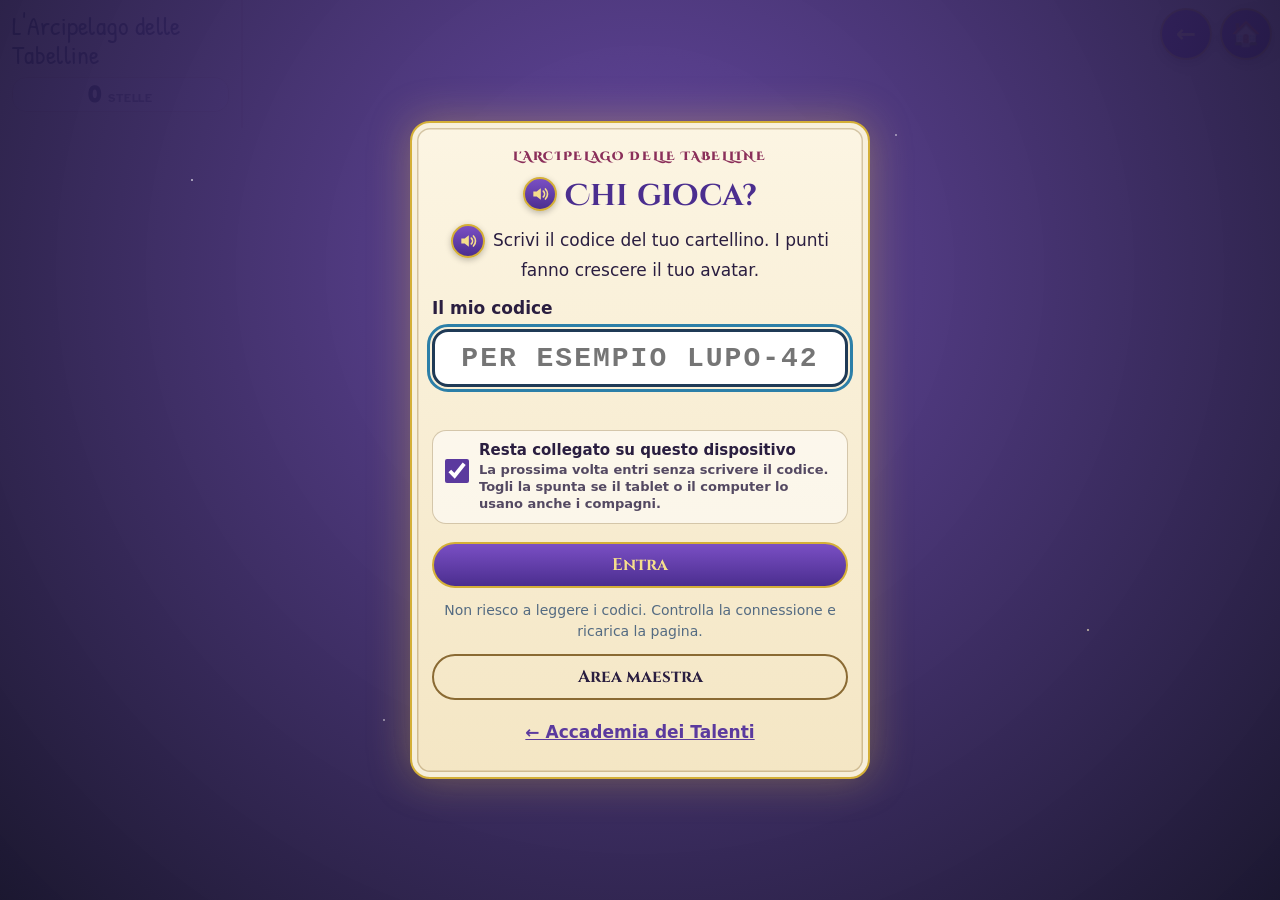
<file: tabelline.html>
<!doctype html><html lang="it" data-theme="light"><head><meta charset="utf-8"><meta name="color-scheme" content="light only"><link rel="manifest" href="manifest.webmanifest"><meta name="theme-color" content="#5B3F99"><meta name="mobile-web-app-capable" content="yes"><meta name="apple-mobile-web-app-capable" content="yes"><link rel="apple-touch-icon" href="img/app-192.png"><meta http-equiv="Cache-Control" content="no-cache"><meta name="viewport" content="width=device-width,initial-scale=1,viewport-fit=cover">
<title>L'Arcipelago delle Tabelline</title>
<link rel="preconnect" href="https://fonts.googleapis.com">
<link rel="preconnect" href="https://fonts.gstatic.com" crossorigin>
<link rel="stylesheet" href="https://fonts.googleapis.com/css2?family=Atkinson+Hyperlegible:wght@400;700&family=Fredoka:wght@500;600;700&family=Patrick+Hand&display=swap">
<link rel="stylesheet" href="cuccioli.css?v=1127o">
<link rel="stylesheet" href="land.css?v=1127o">
<style>
/* Layout: una carta nautica. In alto il mare con le nove isole, sotto il diario di bordo dell'isola scelta.
   Colori: blu del mare, sabbia, e un colore per ogni isola. Tastierino grande per il tablet. */
:root{
  --bg:#FBF6EC; --surface:#FFFDF8; --surface2:#F4EEE2; --ink:#20384F; --muted:#5B6F80; --line:#E4DAC8;
  --sea:#3E9BC4; --sea2:#2C7FA8; --sand:#F4DFA8; --accent:#13304A; --accent-ink:#FFFFFF; --accent-soft:#D6E8F1;
  --good:#17744A; --good-soft:#D8F0E3; --bad:#B03030; --bad-soft:#FADDDD; --warn-soft:#FFF1C9; --gold:#F2B705;
  --font-display:'Fredoka',system-ui,sans-serif; --font-body:'Atkinson Hyperlegible',system-ui,sans-serif;
  --font-hand:'Patrick Hand','Comic Sans MS','Segoe Print',cursive;
  --paper:url("data:image/svg+xml,%3Csvg xmlns='http://www.w3.org/2000/svg' width='220' height='220'%3E%3Cfilter id='p'%3E%3CfeTurbulence type='fractalNoise' baseFrequency='.9' numOctaves='3' stitchTiles='stitch'/%3E%3CfeColorMatrix values='0 0 0 0 .55 0 0 0 0 .45 0 0 0 0 .3 0 0 0 .07 0'/%3E%3C/filter%3E%3Crect width='100%25' height='100%25' filter='url(%23p)'/%3E%3C/svg%3E");
  color-scheme:light;
}
@media (prefers-color-scheme: dark){
  :root:not([data-theme="light"]){
    --bg:#0B1C2A; --surface:#132A3C; --surface2:#183449; --ink:#E8F4FB; --muted:#A2BCCD; --line:#28465E;
    --sea:#1F6E94; --sea2:#185A7A; --sand:#C9B27A; --accent:#E8F4FB; --accent-ink:#0B1C2A; --accent-soft:#28465E;
    --good:#4FD08F; --good-soft:#163B2B; --bad:#FF8A8A; --bad-soft:#40202A; --warn-soft:#3F3418; color-scheme:dark;
  }
}
*{box-sizing:border-box}
[hidden]{display:none!important}
html{-webkit-text-size-adjust:100%}
body{margin:0;background:var(--bg) var(--paper);color:var(--ink);font:17px/1.5 var(--font-body);padding-bottom:env(safe-area-inset-bottom,0px)}
.wrap{max-width:1000px;margin:0 auto;padding-left:max(16px,env(safe-area-inset-left,0px));padding-right:max(16px,env(safe-area-inset-right,0px))}
h1,h2,h3{font-family:var(--font-display);margin:0;line-height:1.15;text-wrap:balance}
h1,h2,h3{font-family:var(--font-hand);font-weight:400;letter-spacing:.3px}
h1{font-size:clamp(36px,9vw,58px)}
h2{font-size:clamp(28px,6vw,38px)}
h3{font-size:26px}
p{margin:0}
:focus-visible{outline:3px solid var(--sea2);outline-offset:2px}
button,a,input,label,summary{touch-action:manipulation}
button,.btn{-webkit-user-select:none;user-select:none;-webkit-tap-highlight-color:transparent}
.eyebrow{font-size:12px;font-weight:700;letter-spacing:.09em;text-transform:uppercase;color:var(--muted)}
.lead{color:var(--muted);max-width:66ch}

header{position:relative;overflow:hidden}
header .deco{position:absolute;right:-24px;top:-14px;width:min(30vw,230px);opacity:.85;pointer-events:none}
.badge{background:var(--surface)}
header .wrap{position:relative;display:grid;gap:14px;padding-top:max(18px,env(safe-area-inset-top,0px));padding-bottom:14px}
.top{display:flex;flex-wrap:wrap;align-items:flex-end;justify-content:space-between;gap:14px}
.board{display:grid;grid-template-columns:auto 1fr;gap:12px}
.stars{display:grid;place-items:center;min-width:86px;padding:8px 12px;border-radius:14px;background:var(--surface);border:1px solid var(--line);text-align:center}
.stars b{font:700 30px/1 var(--font-display)}
.stars small{font-size:12px;color:var(--muted);font-weight:700;letter-spacing:.06em;text-transform:uppercase}
.badges{list-style:none;margin:0;padding:0;display:grid;grid-template-columns:repeat(2,minmax(0,1fr));gap:8px}
@media(min-width:720px){.badges{grid-template-columns:repeat(3,minmax(0,1fr))}}
.badge{display:grid;gap:1px;padding:7px 10px;border-radius:10px;border:1.5px dashed var(--line);color:var(--muted);min-width:0}
.badge b{font:600 14px/1.2 var(--font-display)}
.badge small{font-size:11.5px;line-height:1.25}
.badge.got{border:1.5px solid var(--good);background:var(--good-soft);color:var(--ink)}
.badge.got small{color:var(--good);font-weight:700}
.who{display:flex;flex-wrap:wrap;align-items:center;gap:4px 14px;font-size:14px;color:var(--muted)}
.link{appearance:none;background:none;border:0;padding:8px 0;color:var(--muted);text-decoration:underline;font:inherit;cursor:pointer}

nav{position:sticky;top:0;z-index:20;background:var(--bg);border-block:1px solid var(--line);padding-top:env(safe-area-inset-top,0px)}
.tabs{display:flex;gap:8px;overflow-x:auto;padding-block:10px;scrollbar-width:none}
.tabs::-webkit-scrollbar{display:none}
.tabs a{flex:0 0 auto;display:inline-flex;align-items:center;min-height:46px;padding:0 18px;border-radius:999px;border:1.5px solid var(--line);background:var(--surface);color:var(--ink);text-decoration:none;font:600 16px var(--font-display)}
.tabs a.on{background:var(--accent);border-color:var(--accent);color:var(--accent-ink)}
main{display:block;padding-block:18px 40px}
section.view{display:grid;gap:16px;min-width:0}
.panel{background:var(--surface) var(--paper);border:1px solid var(--line);border-radius:16px;padding:18px;display:grid;gap:14px;min-width:0}
.row{display:flex;flex-wrap:wrap;gap:10px;align-items:center}
.btn{appearance:none;display:inline-flex;align-items:center;justify-content:center;gap:8px;min-height:48px;padding:0 20px;border-radius:12px;border:1.5px solid var(--accent);background:var(--accent);color:var(--accent-ink);font:600 17px var(--font-display);cursor:pointer;text-decoration:none}
.btn.ghost{background:var(--surface2);color:var(--ink);border-color:var(--line)}
.btn:disabled{opacity:.45;cursor:default}
@media (min-width:700px) and (hover:none){.btn{min-height:54px}.tabs a{min-height:52px;font-size:18px}}

/* mappa */
.map{position:relative;border-radius:26px;overflow:hidden;aspect-ratio:16/10;min-height:300px;background:#6FC3DD}
.map svg.sea{position:absolute;inset:0;width:100%;height:100%}
.isl{position:absolute;transform:translate(-50%,-50%);width:min(21%,170px);aspect-ratio:1;border:0;padding:0;background:none;cursor:pointer;display:grid;place-items:center}
.isl svg{width:100%;height:100%;overflow:visible}
.isl .lab{position:absolute;left:50%;bottom:-4%;transform:translateX(-50%) rotate(-3deg);white-space:nowrap;background:#FFFDF8;color:#20384F;font:400 clamp(15px,2.4vw,22px)/1 var(--font-hand);padding:4px 12px 5px;border-radius:10px;border:2px solid #20384F;box-shadow:2px 3px 0 rgba(32,56,79,.25)}
.isl .flag{display:none}
.isl:hover svg,.isl:focus-visible svg{transform:translateY(-4px)}
.legend{display:flex;flex-wrap:wrap;gap:14px;font-size:14px;color:var(--muted)}

/* isola */
.ihead{display:grid;grid-template-columns:auto 1fr;gap:14px;align-items:center}
.ibig{width:96px;height:96px;border-radius:50%;display:grid;place-items:center;font:400 48px/1 var(--font-hand);color:#20384F;border:3px solid #20384F;filter:url(#wc)}
.guide{display:grid;grid-template-columns:auto 1fr;gap:12px;align-items:center;padding:12px 14px;border-radius:18px;background:#FFF3C9 var(--paper);border:2px dashed #E3C77A}
.guide p{font:400 21px/1.35 var(--font-hand)}
.guide svg{width:58px;height:58px}
.acts{display:grid;grid-template-columns:repeat(auto-fit,minmax(220px,1fr));gap:12px}
.act{position:relative;display:grid;gap:6px;text-align:left;padding:16px;border-radius:20px 26px 18px 24px;border:2.5px solid #20384F;background:var(--c) var(--paper);color:#20384F;cursor:pointer;font:inherit;box-shadow:3px 4px 0 rgba(32,56,79,.18)}
.act b{font:400 27px/1.05 var(--font-hand)}
.act span{font-weight:700;font-size:15px}
.act small{font-weight:700;font-size:13px;opacity:.85}

/* sentiero */
.path{display:grid;grid-template-columns:repeat(5,1fr);gap:10px}
@media(min-width:700px){.path{grid-template-columns:repeat(10,1fr)}}
.stone{display:grid;place-items:center;aspect-ratio:1;border-radius:48% 52% 45% 55%/55% 45% 55% 45%;border:2.5px solid #C9B27A;background:#F4DFA8 var(--paper);color:#20384F;font:400 clamp(24px,5vw,34px)/1 var(--font-hand);position:relative}
.stone small{position:absolute;top:-10px;left:50%;transform:translateX(-50%);font:700 11px var(--font-body);background:var(--surface);color:var(--muted);border-radius:99px;padding:1px 6px;border:1px solid var(--line)}
.stone.now{border-color:var(--sea2);box-shadow:0 0 0 4px var(--accent-soft);background:var(--surface)}
.stone.ok{border-color:var(--good);background:var(--good-soft)}

/* domanda e tastierino */
.qbox{display:grid;gap:10px;justify-items:center;text-align:center}
.qcount{font-weight:700;color:var(--muted)}
.q{font:400 clamp(52px,13vw,84px)/1.05 var(--font-hand)}
.q .ans{display:inline-block;min-width:1.6em;padding:0 .15em;border-bottom:5px solid var(--sea2);color:var(--sea2)}
.dots{display:flex;gap:6px;flex-wrap:wrap;justify-content:center}
.dots i{width:16px;height:16px;border-radius:50%;background:var(--line);display:block}
.dots i.ok{background:var(--good)}.dots i.ko{background:var(--bad)}.dots i.now{background:var(--sea2)}
.pad{display:grid;grid-template-columns:repeat(3,1fr);gap:8px;width:min(100%,340px)}
.pad button{appearance:none;min-height:62px;border-radius:16px 20px 14px 18px;border:2px solid #C9BBA0;background:#FFFDF8 var(--paper);color:var(--ink);font:400 34px var(--font-hand);cursor:pointer;box-shadow:2px 3px 0 rgba(32,56,79,.12)}
.pad button.ok{background:var(--accent);border-color:var(--accent);color:var(--accent-ink);font-size:22px}
.pad button.del{font-size:22px}
.pad button:active{transform:translateY(2px)}
@media (min-width:700px) and (hover:none){.pad{width:min(100%,400px)}.pad button{min-height:72px;font-size:32px}}
.timer{font:700 34px/1 var(--font-display);font-variant-numeric:tabular-nums}
.timer.low{color:var(--bad)}
.bar{height:12px;border-radius:99px;background:var(--line);overflow:hidden;width:min(100%,420px)}
.bar i{display:block;height:100%;background:var(--sea2);transition:width .3s}

/* spiegazioni */
.fb{border-radius:14px;padding:14px 16px;display:grid;gap:8px;width:100%}
.fb.good{background:var(--good-soft)}.fb.bad{background:var(--bad-soft)}.fb.info{background:var(--warn-soft)}
.fb b.t{font:400 25px/1.2 var(--font-hand)}
.fb ul{margin:0;padding-left:22px;display:grid;gap:4px;text-align:left}
.skip{font:700 18px/1.4 var(--font-display);color:var(--muted);letter-spacing:.5px;word-break:break-word}

/* tavola pitagorica */
.beach{position:relative;border-radius:24px;overflow:hidden;padding:16px;display:grid;gap:12px;min-height:520px}
.beach>.bg{position:absolute;inset:0;width:100%;height:100%;z-index:0}
.beach>*:not(.bg){position:relative;z-index:1}
.bhead{display:flex;flex-wrap:wrap;align-items:center;justify-content:space-between;gap:10px}
.bhead h2{color:#fff;text-shadow:2px 2px 0 #20384F,-1px -1px 0 #20384F,1px -1px 0 #20384F,-1px 1px 0 #20384F;font-size:clamp(30px,6vw,44px)}
.bbtn{appearance:none;display:inline-flex;align-items:center;justify-content:center;min-height:48px;padding:0 20px;border-radius:999px;border:2.5px solid #20384F;background:#FFF8E1;color:#20384F;font:400 22px/1 var(--font-hand);cursor:pointer;text-decoration:none;box-shadow:2px 3px 0 rgba(32,56,79,.3)}
.bbtn[aria-pressed="true"]{background:#F2C14E}
.bbtn.red{background:#D2563F;color:#fff;font-size:26px;min-height:56px;padding:0 28px}
.bgrid{display:grid;gap:14px;align-items:end}
@media(min-width:820px){.bgrid{grid-template-columns:minmax(240px,32%) 1fr}}
.bguide{display:grid;gap:10px;justify-items:center;align-content:end}
.bubble{position:relative;background:#F2D27E;border-radius:50%/45%;padding:22px 26px;font:400 20px/1.3 var(--font-hand);color:#20384F;text-align:center;box-shadow:2px 3px 0 rgba(32,56,79,.2);max-width:340px}
.bubble::after{content:"";position:absolute;left:30%;bottom:-16px;border:12px solid transparent;border-top:18px solid #F2D27E;border-bottom:0}
.bubble b{font-weight:400;color:#B4412E}
.pit{width:min(150px,40vw);height:auto}
@media(max-width:819px){.bguide{grid-template-columns:auto 1fr;align-items:end;justify-items:start}.bguide .row{grid-column:1/-1}.pit{width:110px;grid-row:1}.bubble{grid-column:2;grid-row:1}}
.grass{position:relative;border-radius:10px;padding:14px;overflow:hidden}
.grass>.gr{position:absolute;inset:0;width:100%;height:100%}
.grass>.tavwrap{position:relative}
#tav-play .fb,#tav-play .qbox{background:#FFFDF8 var(--paper);border-radius:16px;padding:14px}
.tavwrap{overflow-x:auto}
.tav{display:grid;grid-template-columns:repeat(11,minmax(30px,1fr));gap:0;min-width:400px;max-width:620px;margin:0 auto;background:#FFFDF8;border:3px solid #20384F;border-radius:4px;filter:url(#pen)}
.tav span,.tav button{display:grid;place-items:center;aspect-ratio:1;border-radius:0;font:400 clamp(16px,3vw,26px)/1 var(--font-hand);border:0;border-right:1.6px solid #20384F;border-bottom:1.6px solid #20384F;padding:0;background:#FFFDF8;color:#20384F}
.tav .h{background:#FFFDF8;color:#20384F;font-size:clamp(18px,3.4vw,30px)!important}
.tav .c{cursor:pointer;color:#B4412E}
.tav .c.blank{color:transparent}
.tav .c.new{animation:pop .4s cubic-bezier(.3,1.6,.5,1)}
.tav .c.hl{background:#FFF1C9}
.tav .c.sel{background:var(--gold);color:#13304A}
.tav .c.mir{outline:3px solid var(--gold);outline-offset:-3px}
.tav .c.hid{background:#F4DFA8;color:#20384F}
.tav .c.hid.now{outline:3px solid var(--sea2);outline-offset:-3px}
.tav .c.won{background:var(--good-soft)}
.tav .c.sq{box-shadow:inset 0 0 0 2px rgba(0,0,0,.08)}

/* lezione e valutazione */
.facts{display:grid;gap:10px;margin:0}
.facts div{display:grid;gap:2px}
.facts dt{font-size:12px;font-weight:700;letter-spacing:.08em;text-transform:uppercase;color:var(--muted)}
.facts dd{margin:0}
@media(min-width:720px){.facts{grid-template-columns:1fr 1fr;gap:14px 24px}}
.lsteps{list-style:none;margin:0;padding:0;display:grid}
.lstep{display:grid;grid-template-columns:58px 1fr;gap:14px;padding:14px 0;border-top:1px solid var(--line)}
.lstep:first-child{border-top:0}
.mins{display:grid;justify-items:center;padding:8px 0;border-radius:12px;background:var(--surface2);height:max-content}
.mins b{font:700 26px/1 var(--font-display)}
.mins small{font-size:11px;color:var(--muted);font-weight:700;text-transform:uppercase}
.lstep>div{display:grid;gap:6px}
.chip{justify-self:start;font-size:12px;font-weight:700;letter-spacing:.08em;text-transform:uppercase;padding:3px 10px;border-radius:999px;border:1.5px solid var(--muted)}
ul.tight{margin:0;padding-left:20px;display:grid;gap:6px}
.imp{padding:14px;border-radius:12px;background:var(--warn-soft);display:grid;gap:4px}
.imp b{font:600 18px var(--font-display)}
.cols{display:grid;gap:16px}
@media(min-width:760px){.cols{grid-template-columns:1fr 1fr}}
.item{border:0;margin:0;padding:14px 0;border-top:1px solid var(--line);display:grid;gap:10px}
.item:first-of-type{border-top:0}
.item legend{padding:0;font:600 19px/1.3 var(--font-display)}
.lv{display:grid;grid-template-columns:repeat(3,1fr);gap:8px}
.lv input,.likes input{position:absolute;opacity:0;width:1px;height:1px}
.lv label{display:grid;justify-items:center;gap:4px;padding:10px 6px;border-radius:12px;border:1.5px solid var(--line);background:var(--surface2);cursor:pointer;text-align:center;font-size:14px;line-height:1.2;min-height:76px;align-content:center}
.lv label svg{width:34px;height:26px}
.lv input:checked+label{background:var(--accent-soft);border-color:var(--accent);font-weight:700}
.likes{display:flex;flex-wrap:wrap;gap:8px}
.likes label{padding:10px 16px;border-radius:999px;border:1.5px solid var(--line);background:var(--surface2);cursor:pointer;font-weight:700}
.likes input:checked+label{background:var(--accent);border-color:var(--accent);color:var(--accent-ink)}
.tcard{position:relative;border-radius:18px;padding:22px 20px 18px;background:var(--tc);overflow:hidden;max-width:520px;width:100%;margin:0 auto}
.tcard .wash{position:absolute;inset:-10%;width:120%;height:120%;pointer-events:none}
.tcard .tt{position:relative;display:flex;align-items:center;gap:12px;font:400 34px/1 var(--font-hand);color:#20384F;margin-bottom:10px}
.tcard .tt span{display:grid;place-items:center;width:58px;height:58px;border-radius:50%;background:var(--tn);border:2.5px solid #20384F;font-size:36px}
.tcard ol{position:relative;list-style:none;margin:0;padding:0;display:grid}
.tcard li{display:grid;grid-template-columns:1fr 64px;column-gap:10px;align-items:center;font:400 28px/1.45 var(--font-hand);color:#20384F;border-bottom:1.5px dashed rgba(32,56,79,.18)}
.tcard li b{grid-column:2;grid-row:1/3;align-self:stretch;display:grid;place-items:center;font-weight:400;text-align:center;background:var(--tn);border-left:2px solid rgba(32,56,79,.25);border-right:2px solid rgba(32,56,79,.25)}
.tcard li small{grid-column:1;font:400 16px/1.3 var(--font-body);color:#4A5E70;padding:0 0 6px}
.tcard li:first-child b{border-radius:12px 12px 0 0}.tcard li:last-child b{border-radius:0 0 12px 12px}
.tcard li{border-bottom:0}.tcard li small{border-bottom:1.5px dashed rgba(32,56,79,.18)}
.summary{padding:14px;border-radius:12px;background:var(--good-soft);display:grid;gap:4px}
.foot{color:var(--muted);font-size:14px;padding-block:8px 40px}
@media (prefers-reduced-motion:no-preference){.isl svg{transition:transform .2s}.pop{animation:pop .4s cubic-bezier(.3,1.6,.5,1)}@keyframes pop{from{transform:scale(.7)}to{transform:scale(1)}}}
@media (prefers-reduced-motion:reduce){*{animation:none!important;transition:none!important}}
</style>
</head><body>
<svg width="0" height="0" style="position:absolute" aria-hidden="true" focusable="false"><defs>
  <filter id="wc" x="-15%" y="-15%" width="130%" height="130%">
    <feTurbulence type="fractalNoise" baseFrequency="0.03" numOctaves="3" seed="4" result="n"/>
    <feDisplacementMap in="SourceGraphic" in2="n" scale="7" xChannelSelector="R" yChannelSelector="G" result="d"/>
    <feTurbulence type="fractalNoise" baseFrequency="0.7" numOctaves="2" seed="9" result="g"/>
    <feColorMatrix in="g" type="matrix" values="0.25 0 0 0 0.76  0.25 0 0 0 0.76  0.25 0 0 0 0.76  0 0 0 0 1" result="gr"/>
    <feBlend in="d" in2="gr" mode="multiply" result="m"/>
    <feComposite in="m" in2="d" operator="in"/>
  </filter>
  <filter id="pen" x="-5%" y="-5%" width="110%" height="110%">
    <feTurbulence type="fractalNoise" baseFrequency="0.06" numOctaves="2" seed="2" result="n"/>
    <feDisplacementMap in="SourceGraphic" in2="n" scale="2.6" xChannelSelector="R" yChannelSelector="G"/>
  </filter>
</defs></svg>

<header>
  <svg class="deco" viewBox="0 0 200 160" aria-hidden="true"><g filter="url(#wc)"><path d="M150 160C140 110 150 70 175 30" stroke="#9A6B3E" stroke-width="7" fill="none" stroke-linecap="round"/>
    <path d="M175 30C150 18 120 22 100 40C125 36 145 40 160 48Z" fill="#7CC48B"/><path d="M175 30C185 10 205 4 225 8C210 20 196 28 182 36Z" fill="#5FB27A"/>
    <path d="M175 30C160 8 135 0 115 4C135 12 152 22 165 34Z" fill="#9BD39A"/><path d="M175 30C195 34 210 50 215 70C200 58 188 48 172 40Z" fill="#6DBB83"/>
    <path d="M40 160C30 120 60 92 95 100C70 110 60 130 62 160Z" fill="#9BD39A"/><path d="M10 160C0 130 15 105 40 100C30 120 30 140 36 160Z" fill="#7CC48B"/>
    <circle cx="178" cy="40" r="6" fill="#B07A43"/><circle cx="170" cy="44" r="5.5" fill="#9A6B3E"/></g></svg>
  <div class="wrap">
    <div class="top">
      <div>
        <p class="eyebrow">Matematica · Classe terza</p>
        <h1>L'Arcipelago delle Tabelline</h1>
        <p class="lead">Nove isole da esplorare. Alla fine c'è il tesoro!</p>
      </div>
    </div>
    <div class="board">
      <div class="stars"><b id="stars">0</b><small>stelle</small></div>
      <ul class="badges" id="badges" aria-label="Badge"></ul>
    </div>
    <div id="cq-chip"></div>
    <div class="who" id="who" hidden><span>Navigatore: <b id="who-name"></b></span><button class="link" id="switch" type="button">Cambia alunno</button><a class="link" href="index.html">Accademia dei Talenti</a></div>
  </div>
</header>

<nav aria-label="Sezioni" hidden>
  <div class="wrap"><div class="tabs">
    <a href="#lezione" data-teacher hidden>Lezione</a>
    <a href="#mappa">La mappa</a>
    <a href="#isola" id="tab-isola">L'isola</a>
    <a href="#corsa">Corsa dei venti</a>
    <a href="#tesoro">Il tesoro</a>
    <a href="#valuta">Come è andata?</a>
  </div></div>
</nav>

<main class="wrap" hidden>

<!-- LEZIONE (solo maestra) -->
<section class="view" id="sec-lezione" hidden>
  <div class="panel">
    <p class="eyebrow">Scheda attività · Le tabelline</p>
    <h2>Navigatori dell'Arcipelago</h2>
    <dl class="facts">
      <div><dt>Metodologia attiva</dt><dd>Storytelling matematico e Gamification, con Cooperative Learning: equipaggi di 3 o 4 bambini che esplorano un'isola alla volta.</dd></div>
      <div><dt>Durata</dt><dd>3 minuti di aggancio, 5 micro-step e 3 minuti di chiusura (circa 55 minuti). Si ripete per ogni isola, una o due tabelline a settimana.</dd></div>
      <div><dt>Ispirazione e lettura</dt><dd>Il percorso si accompagna bene alla lettura ad alta voce del libro «L'isola delle tabelline» di Germano Pettarin e Jacopo Olivieri (Einaudi Ragazzi): un capitolo come aggancio, poi l'esplorazione dell'isola nell'app.</dd></div>
      <div><dt>Materiali</dt><dd>Cerchi o tappetini numerati da 1 a 10 sul pavimento, una mappa dell'arcipelago su cartellone, carte delle tabelline, la LIM o il tablet con questa app.</dd></div>
      <div><dt>Collegamenti</dt><dd>Scienze motorie (salti sul sentiero), Musica (tabelline a ritmo e in rima), Geografia (carta nautica e punti cardinali), Arte (disegnare la propria isola), Scienze (6 zampe degli insetti, 8 tentacoli del polpo).</dd></div>
    </dl>
  </div>
  <div class="panel">
    <p class="eyebrow">L'aggancio · 3 minuti</p>
    <h3>Il messaggio nella bottiglia</h3>
    <p>La maestra arriva con una bottiglia chiusa. Dentro c'è un biglietto: «Sull'isola del 7 si salta così: 7, 14, 21, … Chi scopre la regola segreta può sbarcare». Le squadre hanno un minuto per scrivere i due numeri successivi sulla mini lavagna. Al tre si alzano le lavagne e si apre l'isola alla LIM.</p>
  </div>
  <div class="panel">
    <p class="eyebrow">Svolgimento a micro-step</p>
    <ol class="lsteps">
      <li class="lstep"><div class="mins"><b>10</b><small>min</small></div><div><span class="chip">Movimento</span><h3>Il sentiero dei salti</h3><p>Dieci cerchi a terra, numerati da 1 a 10. Un bambino salta di cerchio in cerchio dicendo i numeri della tabellina dell'isola (per il 3: «3, 6, 9…»); la squadra batte le mani a ogni salto. Poi alla LIM si completa il sentiero nell'app.</p><div class="row"><button class="btn ghost" type="button" data-timer="10">Timer <span>10 min</span></button></div></div></li>
      <li class="lstep"><div class="mins"><b>8</b><small>min</small></div><div><span class="chip">Riflessione</span><h3>La regola segreta</h3><p>Si osserva la tabellina: come finiscono i numeri? Che trucco usa la guida dell'isola (il doppio, il doppio del doppio, la metà di dieci…)? Ogni equipaggio scrive il trucco con parole sue sul diario di bordo.</p><div class="row"><button class="btn ghost" type="button" data-timer="8">Timer <span>8 min</span></button></div></div></li>
      <li class="lstep"><div class="mins"><b>12</b><small>min</small></div><div><span class="chip">Gioco</span><h3>Il ponte di corda</h3><p>A turno nell'equipaggio, dieci domande nell'app per attraversare il ponte. Chi sbaglia legge il trucco ad alta voce ai compagni prima di riprovare. Con 8 risposte giuste su 10 l'isola è conquistata.</p><div class="row"><button class="btn ghost" type="button" data-timer="12">Timer <span>12 min</span></button></div></div></li>
      <li class="lstep"><div class="mins"><b>8</b><small>min</small></div><div><span class="chip">Manuale</span><h3>Le carte dell'isola</h3><p>Ogni equipaggio costruisce dieci carte: davanti l'operazione (3 × 4), dietro il risultato. Si gioca a memory a coppie, poi le carte vanno nel forziere dell'isola.</p><div class="row"><button class="btn ghost" type="button" data-timer="8">Timer <span>8 min</span></button></div></div></li>
      <li class="lstep"><div class="mins"><b>10</b><small>min</small></div><div><span class="chip">Movimento</span><h3>La corsa dei venti</h3><p>Sfida a tempo nell'app con le isole già conquistate. In palestra: la maestra dice una moltiplicazione, chi conosce il risultato corre al cerchio con la cifra delle decine e poi a quello delle unità.</p><div class="row"><button class="btn ghost" type="button" data-timer="10">Timer <span>10 min</span></button></div></div></li>
    </ol>
  </div>
  <div class="cols">
    <div class="panel"><p class="eyebrow">Gamification</p><h3>Stelle, bandiere e imprevisti</h3>
      <ul class="tight">
        <li><b>Stelle:</b> sentiero completato, ponte attraversato (fino a 3 stelle), corsa dei venti, numeri nascosti del tesoro.</li>
        <li><b>Bandiere:</b> ogni isola conquistata pianta una bandiera sulla mappa.</li>
        <li><b>Badge:</b> Mozzo, Esploratore, Capitano, Ammiraglio, Vento veloce, Custode del tesoro.</li>
        <li><b>Imprevisti:</b> pesca una carta per cambiare le regole per un minuto.</li>
      </ul></div>
    <div class="panel"><p class="eyebrow">Imprevisti</p><h3>Pesca una carta</h3>
      <div class="imp" id="imp"><b>Pronti a salpare?</b><span>Ogni imprevisto cambia le regole per un minuto.</span></div>
      <div class="row"><button class="btn" id="draw" type="button">Pesca un imprevisto</button></div></div>
  </div>
  <div class="cols">
    <div class="panel"><p class="eyebrow">Variante di movimento</p><h3>Le tabelline con il corpo</h3>
      <ul class="tight">
        <li><b>Campana delle tabelline:</b> si salta su una campana a 10 caselle dicendo i multipli; sulle caselle pari si atterra a piedi uniti.</li>
        <li><b>Palla dei multipli:</b> in cerchio, chi riceve la palla dice il multiplo successivo; chi sbaglia fa un giro su se stesso e rientra.</li>
        <li><b>Rap delle tabelline:</b> ogni equipaggio inventa un ritmo con mani e piedi per la tabellina della sua isola.</li>
      </ul></div>
    <div class="panel"><p class="eyebrow">Attenzione a tutti</p><h3>Per sostenere chi ha bisogno</h3>
      <ul class="tight">
        <li>Il sentiero mostra sempre i salti già fatti: si può contare in avanti.</li>
        <li>Dopo un errore l'app mostra il trucco dell'isola e il conteggio salto per salto.</li>
        <li>La tavola pitagorica del tesoro ricorda la proprietà commutativa: 3 × 7 = 7 × 3.</li>
        <li>Nella corsa dei venti si possono scegliere solo le isole già conquistate.</li>
      </ul></div>
  </div>
  <div class="panel"><p class="eyebrow">Risorsa per la LIM</p><h3>Tavola pitagorica interattiva</h3><p>Il Genially «Tavola pitagorica interattiva – Isola delle tabelline» si apre in una nuova finestra: utile alla LIM per presentare la tavola prima del tesoro dell'app.</p><div class="row"><a class="btn" href="https://view.genially.com/67ee4d6945bb841b8ac931e5" target="_blank" rel="noopener">Apri il Genially ↗</a></div></div>
  <div class="row"><a class="btn" href="#mappa">Apri la mappa</a><a class="btn ghost" href="#valuta">Scheda di autovalutazione</a></div>
</section>

<!-- MAPPA -->
<section class="view" id="sec-mappa" hidden>
  <div class="panel">
    <p class="eyebrow">La carta nautica</p>
    <h2>Scegli un'isola</h2>
    <p class="lead">Ogni isola è una tabellina. Scegli un'isola. Con 8 risposte giuste la conquisti.</p>
    <div class="map" id="map"></div>
    <div class="legend"><span>🚩 isola conquistata</span><span id="map-count"></span></div>
  </div>
</section>

<!-- ISOLA -->
<section class="view" id="sec-isola" hidden>
  <div class="panel" id="isola-card"></div>
  <div class="panel" id="isola-play" hidden></div>
</section>

<!-- CORSA -->
<section class="view" id="sec-corsa" hidden>
  <div class="panel" id="corsa-card"></div>
</section>

<!-- TESORO -->
<section class="view" id="sec-tesoro" hidden>
  <div class="beach">
    <svg class="bg" viewBox="0 0 400 240" preserveAspectRatio="xMidYMid slice" aria-hidden="true">
      <defs><linearGradient id="sky" x1="0" y1="0" x2="0" y2="1"><stop offset="0" stop-color="#6FB8E0"/><stop offset="1" stop-color="#BDE6F5"/></linearGradient></defs>
      <rect width="400" height="240" fill="url(#sky)"/>
      <g fill="#fff" filter="url(#wc)" opacity=".95"><ellipse cx="70" cy="40" rx="34" ry="12"/><ellipse cx="92" cy="32" rx="22" ry="12"/><ellipse cx="300" cy="30" rx="40" ry="13"/><ellipse cx="330" cy="22" rx="22" ry="11"/><ellipse cx="200" cy="70" rx="26" ry="8"/></g>
      <g filter="url(#wc)"><rect x="-10" y="150" width="420" height="40" fill="#4FB3C8"/><rect x="-10" y="176" width="420" height="10" fill="#7CCFD9"/><path d="M-10 186Q100 178 200 186T410 184V250H-10Z" fill="#F2D49C"/></g>
      <g filter="url(#pen)" stroke="#fff" stroke-width="1" fill="none" opacity=".8"><path d="M40 162q10-3 20 0M150 170q12-3 24 0M260 160q10-3 20 0M330 172q12-3 24 0"/></g>
      <g filter="url(#wc)">
        <path d="M18 240C14 190 22 150 40 110" stroke="#9A6B3E" stroke-width="7" fill="none" stroke-linecap="round"/>
        <path d="M40 110c-22-10-44-4-56 10 18-4 34-4 48 0zM40 110c14-18 36-20 50-10-16 2-30 6-44 14zM40 110c-6-20-26-28-42-24 16 6 28 14 36 26zM40 110c22 0 36 14 38 30-12-12-22-18-36-24z" fill="#5FB27A"/>
        <path d="M384 240C390 190 380 150 360 112" stroke="#9A6B3E" stroke-width="7" fill="none" stroke-linecap="round"/>
        <path d="M360 112c22-10 44-4 56 10-18-4-34-4-48 0zM360 112c-14-18-36-20-50-10 16 2 30 6 44 14zM360 112c6-20 26-28 42-24-16 6-28 14-36 26zM360 112c-22 0-36 14-38 30 12-12 22-18 36-24z" fill="#6DBB83"/>
      </g>
    </svg>
    <div class="bhead"><h2>Il tesoro: la tavola pitagorica</h2>
      <div class="row"><button class="bbtn" type="button" data-tm="scopri" aria-pressed="true">Scopri</button><button class="bbtn" type="button" data-tm="tutta" aria-pressed="false">Tutta la tavola</button><button class="bbtn" type="button" data-tm="caccia" aria-pressed="false">Caccia ai numeri nascosti</button></div></div>
    <div class="bgrid">
      <div class="bguide">
        <div class="bubble" id="bubble"></div>
        <svg class="pit" viewBox="0 0 120 170" aria-hidden="true" filter="url(#pen)">
          <path d="M34 84Q30 160 22 166H98Q92 150 88 84Z" fill="#FBFAF4" stroke="#20384F" stroke-width="2.5"/>
          <path d="M24 160H96" stroke="#3E8FC6" stroke-width="5"/><path d="M36 86L80 160" stroke="#3E8FC6" stroke-width="4"/>
          <path d="M84 96L100 116" stroke="#F2C9A5" stroke-width="9" stroke-linecap="round"/>
          <rect x="92" y="104" width="26" height="34" rx="3" fill="#F6E7C1" stroke="#20384F" stroke-width="2"/><path d="M98 132L98 112L114 132Z" fill="none" stroke="#B4412E" stroke-width="2"/>
          <circle cx="60" cy="50" r="22" fill="#F2C9A5" stroke="#20384F" stroke-width="2.5"/>
          <path d="M40 30Q60 14 80 30" fill="none" stroke="#5FA35A" stroke-width="5" stroke-linecap="round"/><path d="M40 52Q38 84 60 86Q82 84 80 52Q74 70 60 70Q46 70 40 52Z" fill="#8E9AA3" stroke="#20384F" stroke-width="2"/>
          <path d="M40 46q-4-10 4-16M80 46q4-10-4-16" stroke="#8E9AA3" stroke-width="6" fill="none" stroke-linecap="round"/>
          <circle cx="53" cy="48" r="2.2" fill="#20384F"/><circle cx="67" cy="48" r="2.2" fill="#20384F"/>
          <path d="M54 62q6 4 12 0" fill="none" stroke="#20384F" stroke-width="2" stroke-linecap="round"/>
          <path d="M40 166l-6 4h18zM78 166l-2 4h18z" fill="#7A4E2A"/>
        </svg>
        <div class="row" style="justify-content:center"><button class="bbtn red" type="button" id="tav-reset">Ricomincia</button><a class="bbtn" href="https://view.genially.com/67ee4d6945bb841b8ac931e5" target="_blank" rel="noopener">Genially ↗</a></div>
      </div>
      <div class="grass">
        <svg class="gr" viewBox="0 0 100 100" preserveAspectRatio="none" aria-hidden="true"><g filter="url(#wc)"><rect x="-5" y="-5" width="110" height="110" fill="#A9D98C"/><ellipse cx="25" cy="20" rx="40" ry="25" fill="#C2E6A4" opacity=".8"/><ellipse cx="80" cy="85" rx="40" ry="25" fill="#93CF7A" opacity=".7"/></g></svg>
        <div class="tavwrap"><div class="tav" id="tav"></div></div>
      </div>
    </div>
    <div id="tav-play"></div>
  </div>
</section>

<!-- VALUTAZIONE -->
<section class="view" id="sec-valuta" hidden>
  <div class="panel">
    <p class="eyebrow">Scheda di autovalutazione</p>
    <h2>Come è andato il viaggio?</h2>
    <p class="lead">Scegli il gradino giusto per te. Non ci sono risposte sbagliate.</p>
    <form id="vform" autocomplete="off">
      <div id="vitems"></div>
      <fieldset class="item"><legend>Che cosa mi è piaciuto di più?</legend><div class="likes" id="vlikes"></div></fieldset>
    </form>
    <div class="row"><button class="btn" id="v-done" type="button" disabled>Ho finito</button></div>
    <div class="summary" id="v-sum" hidden></div>
  </div>
</section>

<p class="foot">Le stelle fanno crescere il tuo avatar dell'Accademia dei Talenti in Matematica.</p>
</main>

<script src="config.js"></script>
<script src="registro.js"></script>
<script src="cuccioli.js?v=1127o"></script>
<script>
(function(){
"use strict";
const CQ=window.Cuccioli;
const $=(s,r)=>(r||document).querySelector(s);
const $$=(s,r)=>Array.from((r||document).querySelectorAll(s));
const esc=CQ.esc;
const rnd=(a,b)=>a+Math.floor(Math.random()*(b-a+1));
const pick=a=>a[Math.floor(Math.random()*a.length)];
const shuffle=a=>{a=a.slice();for(let i=a.length-1;i>0;i--){const j=Math.floor(Math.random()*(i+1));[a[i],a[j]]=[a[j],a[i]]}return a};
const toast=m=>CQ.toast(m);
const ding=()=>CQ.tone([[659,.1],[880,.2]]);
const buzz=()=>CQ.tone([[220,.18]]);

/* ---------- le isole ---------- */
const ISLANDS=[
  {n:2,name:"Isola dei Gemelli",col:"#F7B7C9",x:14,y:28,guide:"Euclide",g:"il geometra greco",rule:"Ogni numero ha il suo gemello: per 2 si fa il doppio.",trick:(k)=>`${k} × 2 è il doppio di ${k}: ${k} + ${k} = ${2*k}.`,end:"I risultati sono tutti pari: finiscono con 0, 2, 4, 6 o 8."},
  {n:3,name:"Isola dei Triangoli",col:"#F9DC6B",x:36,y:18,guide:"Pitagora",g:"il maestro dei triangoli",rule:"Il triangolo ha 3 lati: per 3 fai il doppio e aggiungi ancora una volta il numero.",trick:(k)=>`${k} × 3 = ${k} × 2 + ${k}: ${2*k} + ${k} = ${3*k}.`,end:"Somma le cifre del risultato: viene sempre 3, 6 o 9."},
  {n:4,name:"Isola dei Quadrati",col:"#A6DB98",x:60,y:14,guide:"Ipazia",g:"la scienziata di Alessandria",rule:"Il quadrato ha 4 lati: per 4 fai il doppio del doppio.",trick:(k)=>`${k} × 4: il doppio di ${k} è ${2*k}, il doppio di ${2*k} è ${4*k}.`,end:"I risultati sono tutti pari."},
  {n:5,name:"Isola delle Mani",col:"#F9B871",x:84,y:24,guide:"Fibonacci",g:"il mercante dei numeri",rule:"Una mano ha 5 dita: per 5 fai per 10 e poi la metà.",trick:(k)=>`${k} × 5: ${k} × 10 = ${10*k}, la metà è ${5*k}.`,end:"I risultati finiscono sempre con 0 o con 5."},
  {n:6,name:"Isola degli Esagoni",col:"#C9B5F2",x:20,y:66,guide:"Archimede",g:"l'inventore di Siracusa",rule:"Le celle delle api hanno 6 lati: per 6 fai per 5 e aggiungi ancora una volta il numero.",trick:(k)=>`${k} × 6 = ${k} × 5 + ${k}: ${5*k} + ${k} = ${6*k}.`,end:"È il doppio della tabellina del 3."},
  {n:7,name:"Isola dell'Arcobaleno",col:"#F5A38A",x:42,y:52,guide:"Talete",g:"il misuratore di piramidi",rule:"L'arcobaleno ha 7 colori: per 7 fai per 5 più per 2.",trick:(k)=>`${k} × 7 = ${k} × 5 + ${k} × 2: ${5*k} + ${2*k} = ${7*k}.`,end:"È l'isola più difficile: ripassala spesso!"},
  {n:8,name:"Isola dei Polpi",col:"#8EDCD2",x:64,y:60,guide:"Al-Khwarizmi",g:"il padre dei calcoli",rule:"Il polpo ha 8 tentacoli: per 8 fai il doppio della tabellina del 4.",trick:(k)=>`${k} × 8: ${k} × 4 = ${4*k}, il doppio è ${8*k}.`,end:"I risultati sono tutti pari."},
  {n:9,name:"Isola delle Dita Magiche",col:"#9CCBF2",x:86,y:68,guide:"Gauss",g:"il genio dei conti veloci",rule:"Per 9 fai per 10 e togli una volta il numero.",trick:(k)=>`${k} × 9 = ${k} × 10 − ${k}: ${10*k} − ${k} = ${9*k}.`,end:"Somma le cifre del risultato: fa sempre 9 (2 + 7 = 9)."},
  {n:10,name:"Isola dello Zero",col:"#EDE3CC",x:52,y:86,guide:"Brahmagupta",g:"l'amico dello zero",rule:"Per 10 basta aggiungere uno 0: ogni cifra si sposta di un posto a sinistra.",trick:(k)=>`${k} × 10: aggiungi lo 0 e ottieni ${10*k}.`,end:"I risultati finiscono tutti con 0."}
];
const IS=n=>ISLANDS.find(i=>i.n===n);
/* isola ad acquerello: laguna chiara, sabbia, collina del colore dell'isola, alberelli a matita, palma */
function islandSvg(c,conq,n){
  let r=n*7,tr="";const R=()=>{r=(r*9301+49297)%233280;return r/233280};
  for(let i=0;i<14;i++){const a=R()*Math.PI*2,d=R()*20,x=50+Math.cos(a)*d*1.5,y=58+Math.sin(a)*d*.7,rr=4+R()*3,g=["#5FAE6E","#79C285","#4E9C62","#8ACB8C"][i%4];tr+=`<circle cx="${x.toFixed(1)}" cy="${y.toFixed(1)}" r="${rr.toFixed(1)}" fill="${g}"/>`}
  return `<svg viewBox="0 0 100 100" aria-hidden="true">
  <g filter="url(#wc)"><ellipse cx="50" cy="60" rx="49" ry="34" fill="#BFE7F1" opacity=".9"/>
  <path d="M8 62C6 46 24 36 50 35C78 34 95 46 93 62C91 78 72 86 50 86C26 86 10 78 8 62Z" fill="#F4DFA8"/>
  <path d="M18 60C18 48 32 41 50 41C70 41 83 49 82 60C81 71 67 77 50 77C32 77 18 71 18 60Z" fill="${c}"/>
  ${tr}</g>
  <g filter="url(#pen)" fill="none" stroke="#20384F" stroke-width="1.4" stroke-linecap="round" opacity=".75"><path d="M18 60C18 48 32 41 50 41C70 41 83 49 82 60C81 71 67 77 50 77C32 77 18 71 18 60Z"/></g>
  <g filter="url(#wc)"><path d="M66 50 Q68 30 72 18" stroke="#9A6B3E" stroke-width="3.6" fill="none" stroke-linecap="round"/>
  <path d="M72 18c-10-4-20 0-24 8 8-3 16-3 22-1zM72 18c8-8 18-8 24-2-8 0-15 2-21 5zM72 18c-3-9-12-13-20-12 7 3 13 7 17 13zM72 18c9 0 15 7 16 15-5-6-10-9-16-12z" fill="#5FB27A"/></g>
  ${conq?'<g filter="url(#pen)"><path d="M32 54V28" stroke="#20384F" stroke-width="2.2"/><path d="M32 28L50 33L32 39Z" fill="#E86A6A" stroke="#20384F" stroke-width="1.6"/></g>':""}</svg>`;
}
function guideSvg(c){return `<svg viewBox="0 0 64 64" aria-hidden="true" filter="url(#pen)"><circle cx="32" cy="36" r="20" fill="#FFD9B3" stroke="#13304A" stroke-width="2.5"/><path d="M12 30Q16 10 32 10Q48 10 52 30Z" fill="${c}" stroke="#13304A" stroke-width="2.5"/><path d="M18 44Q32 62 46 44" fill="#fff" stroke="#13304A" stroke-width="2.5"/><circle cx="25" cy="34" r="2.4" fill="#13304A"/><circle cx="39" cy="34" r="2.4" fill="#13304A"/><path d="M27 41q5 4 10 0" fill="none" stroke="#13304A" stroke-width="2" stroke-linecap="round"/></svg>`}

/* ---------- stato dell'alunno ---------- */
const KEY0="arcipelago-tabelline-v1";
let KEY=KEY0,PID=null,chipCtl=null,dbT=null;
const fresh=()=>({stars:0,badges:{},isl:{},cnt:{path:0,bridge:0,race:0,hunt:0},best:0,err:{},valuta:{a:{},like:"",done:false}});
let S=fresh();
function load(src){
  let s=fresh();
  try{const o=src!==undefined?src:JSON.parse(localStorage.getItem(KEY)||"null");
    if(o&&typeof o==="object"){s=Object.assign(s,o);s.cnt=Object.assign(fresh().cnt,o.cnt||{});s.valuta=Object.assign(fresh().valuta,o.valuta||{});s.isl=o.isl||{};s.err=o.err||{};s.badges=o.badges||{}}}catch(e){}
  return s;
}
function save(){
  if(PID)S.ts=Date.now();
  try{localStorage.setItem(KEY,JSON.stringify(S))}catch(e){}
  if(PID&&CQ.db){clearTimeout(dbT);const pid=PID,d=JSON.parse(JSON.stringify(S));dbT=setTimeout(()=>{CQ.db.doc("tabelline/"+pid).set(d).catch(()=>{})},1500)}
}
function addStars(n){if(n<=0)return;S.stars+=n;save();renderBoard();if(PID&&CQ.pupils[PID])CQ.award(PID,"mat",n,"tabelline")}
const conq=()=>ISLANDS.filter(i=>(S.isl[i.n]||{}).conq).map(i=>i.n);
function errFact(a,b){const k=Math.min(a,b)+"×"+Math.max(a,b);S.err[k]=(S.err[k]||0)+1;save()}

const BADGES=[
  {id:"mozzo",n:"Mozzo",how:"Prima isola conquistata",ok:()=>conq().length>=1},
  {id:"esploratore",n:"Esploratore",how:"5 isole conquistate",ok:()=>conq().length>=5},
  {id:"ammiraglio",n:"Ammiraglio",how:"Tutte le 9 isole",ok:()=>conq().length>=9},
  {id:"capitano",n:"Capitano",how:"Un ponte senza errori",ok:()=>Object.keys(S.isl).some(k=>S.isl[k].best===10)},
  {id:"vento",n:"Vento veloce",how:"20 risposte nella corsa",ok:()=>S.best>=20},
  {id:"tesoro",n:"Custode del tesoro",how:"3 cacce al tesoro",ok:()=>S.cnt.hunt>=3}
];
function renderBoard(){
  $("#stars").textContent=S.stars;
  $("#badges").innerHTML=BADGES.map(b=>`<li class="badge${S.badges[b.id]?" got":""}"><b>${b.n}</b><small>${S.badges[b.id]?"Conquistato":b.how}</small></li>`).join("");
}
function checkBadges(){
  BADGES.forEach(b=>{if(!S.badges[b.id]&&b.ok()){S.badges[b.id]=true;S.stars+=2;save();if(PID&&CQ.pupils[PID])CQ.award(PID,"mat",2,"tabelline");toast("Nuovo badge: "+b.n+". Due stelle in più!");CQ.tone([[523,.12],[659,.12],[784,.22]])}});
  renderBoard();
}
function fbHTML(kind,title,lines){return `<div class="fb ${kind}" role="status"><b class="t">${title}</b>${lines&&lines.length?(lines.length===1?`<p>${lines[0]}</p>`:`<ul>${lines.map(l=>`<li>${l}</li>`).join("")}</ul>`):""}</div>`}

/* ---------- tastierino ---------- */
let PAD=null;
function padHTML(){return `<div class="pad" role="group" aria-label="Tastierino">${[1,2,3,4,5,6,7,8,9].map(d=>`<button type="button" data-k="${d}">${d}</button>`).join("")}<button type="button" class="del" data-k="del" aria-label="Cancella">⌫</button><button type="button" data-k="0">0</button><button type="button" class="ok" data-k="ok">OK</button></div>`}
function padBind(root,cfg){PAD=Object.assign({v:"",max:3},cfg);paint()}
function paint(){if(PAD&&PAD.show)PAD.show(PAD.v)}
document.addEventListener("click",ev=>{
  const b=ev.target.closest(".pad [data-k]");if(!b||!PAD)return;
  const k=b.dataset.k;
  if(k==="del")PAD.v=PAD.v.slice(0,-1);
  else if(k==="ok"){if(PAD.v!=="")PAD.ok(+PAD.v);return}
  else if(PAD.v.length<PAD.max)PAD.v+=k;
  paint();
});
document.addEventListener("keydown",ev=>{
  if(!PAD||$("main").hidden)return;
  const vis=PAD.root&&PAD.root.offsetParent;if(!vis)return;
  if(/^\d$/.test(ev.key)){if(PAD.v.length<PAD.max)PAD.v+=ev.key;paint();ev.preventDefault()}
  else if(ev.key==="Backspace"){PAD.v=PAD.v.slice(0,-1);paint();ev.preventDefault()}
  else if(ev.key==="Enter"){if(PAD.v!=="")PAD.ok(+PAD.v);ev.preventDefault()}
});

/* ---------- mappa ---------- */
function renderMap(){
  const c=conq();
  let w="",r=11;const R=()=>{r=(r*9301+49297)%233280;return r/233280};
  for(let i=0;i<70;i++){const x=R()*160,y=R()*100,l=3+R()*5;w+=`<path d="M${x.toFixed(1)} ${y.toFixed(1)} q${(l/2).toFixed(1)} -2 ${l.toFixed(1)} 0" />`}
  $("#map").innerHTML=`<svg class="sea" viewBox="0 0 160 100" preserveAspectRatio="none" aria-hidden="true"><g filter="url(#wc)"><rect x="-8" y="-8" width="176" height="116" fill="#7CCBE2"/><ellipse cx="40" cy="30" rx="60" ry="30" fill="#9AD8EA" opacity=".7"/><ellipse cx="125" cy="75" rx="55" ry="28" fill="#5DB7D6" opacity=".6"/></g><g filter="url(#pen)" fill="none" stroke="#fff" stroke-width=".7" stroke-linecap="round" opacity=".85">${w}</g></svg>`+
    ISLANDS.map(i=>{const st=S.isl[i.n]||{},stars=st.stars||0;return `<button class="isl" type="button" data-n="${i.n}" style="left:${i.x}%;top:${i.y}%" aria-label="${esc(i.name)}, tabellina del ${i.n}${st.conq?", conquistata":""}">${islandSvg(i.col,st.conq,i.n)}<span class="lab">× ${i.n}${stars?" "+"★".repeat(stars):""}</span></button>`}).join("");
  $("#map-count").textContent=`Isole conquistate: ${c.length} su 9`;
}
$("#map").addEventListener("click",ev=>{const b=ev.target.closest("[data-n]");if(!b)return;openIsland(+b.dataset.n)});

/* ---------- isola ---------- */
let CUR=null;
function openIsland(n){CUR=n;try{sessionStorage.setItem("arcipelago-isola",n)}catch(e){}renderIsland();$("#isola-play").hidden=true;location.hash="#isola";window.scrollTo(0,0)}
function renderIsland(){
  if(!CUR){$("#isola-card").innerHTML=`<p class="lead">Scegli prima un'isola sulla mappa.</p><div class="row"><a class="btn" href="#mappa">Apri la mappa</a></div>`;return}
  const i=IS(CUR),st=S.isl[CUR]||{};
  $("#isola-card").innerHTML=`<div class="ihead"><div class="ibig" style="background:${i.col}">×${i.n}</div><div><p class="eyebrow">Tabellina del ${i.n}</p><h2>${esc(i.name)}</h2><p class="lead">${st.conq?"🚩 Isola conquistata":"Isola da conquistare"}${st.best!=null?` · miglior ponte: ${st.best} su 10`:""}</p></div></div>
    <div class="guide">${guideSvg(i.col)}<p><b>${esc(i.guide)}</b>, ${esc(i.g)}, ti dà il benvenuto: «${esc(i.rule)}»<br><span class="lead">${esc(i.end)}</span></p></div>
    <div class="acts">
      <button class="act" type="button" data-a="path" style="--c:#F4DFA8"><b>1. Il sentiero dei salti</b><span>Scopri la regola: salta di ${i.n} in ${i.n} da ${i.n} a ${i.n*10}.</span><small>${(st.path||0)?"Fatto ✓":"Da fare"}</small></button>
      <button class="act" type="button" data-a="bridge" style="--c:${i.col}"><b>2. Il ponte di corda</b><span>10 domande: con 8 giuste conquisti l'isola.</span><small>${st.best!=null?"Miglior ponte: "+st.best+"/10":"Da fare"}</small></button>
      <button class="act" type="button" data-a="list" style="--c:#D6E8F1"><b>Il diario di bordo</b><span>Tutta la tabellina del ${i.n} con il trucco della guida.</span><small>Per ripassare</small></button>
    </div>`;
}
$("#isola-card").addEventListener("click",ev=>{const b=ev.target.closest("[data-a]");if(!b)return;({path:startPath,bridge:startBridge,list:showList})[b.dataset.a]()});

function showList(){
  const i=IS(CUR),p=$("#isola-play");p.hidden=false;PAD=null;
  p.innerHTML=`<p class="eyebrow">Diario di bordo</p><div class="tcard" style="--tc:${i.col}55;--tn:${i.col}"><svg class="wash" viewBox="0 0 100 100" preserveAspectRatio="none" aria-hidden="true"><g filter="url(#wc)"><ellipse cx="30" cy="25" rx="45" ry="30" fill="${i.col}" opacity=".45"/><ellipse cx="75" cy="80" rx="45" ry="30" fill="${i.col}" opacity=".35"/></g></svg>
    <div class="tt">Tabellina del <span>${i.n}</span></div>
    <ol>${Array.from({length:10},(_,k)=>`<li>${k+1} × ${i.n} =<b>${(k+1)*i.n}</b><small>${esc(i.trick(k+1))}</small></li>`).join("")}</ol></div>`;
  p.scrollIntoView({behavior:"smooth",block:"start"});
}

/* sentiero dei salti */
let PT=null;
function startPath(){
  const i=IS(CUR);PT={n:i.n,k:1,errs:0,done:false};
  const p=$("#isola-play");p.hidden=false;
  p.innerHTML=`<p class="eyebrow">Il sentiero dei salti</p><h3>Salta di ${i.n} in ${i.n}</h3><p class="lead">Scrivi il numero della pietra illuminata. Ogni salto aggiunge ${i.n}.</p><div class="path" id="stones"></div>
    <div class="qbox"><div class="q" id="pq"></div>${padHTML()}<div id="pfb" style="width:100%"></div></div>`;
  padBind(p,{root:p,max:3,show:v=>{$("#pq").innerHTML=`${PT.k===1?"":`${(PT.k-1)*PT.n} + ${PT.n} = `}<span class="ans">${v||"?"}</span>`},ok:pathOk});
  drawStones();paint();p.scrollIntoView({behavior:"smooth",block:"start"});
}
function drawStones(){
  $("#stones").innerHTML=Array.from({length:10},(_,j)=>{const k=j+1,cls=k<PT.k?"ok":k===PT.k&&!PT.done?"now":"";return `<div class="stone ${cls}"><small>${k}°</small>${k<PT.k||PT.done?k*PT.n:(k===PT.k?"?":"")}</div>`}).join("");
}
function pathOk(v){
  if(!PT||PT.done)return;
  const exp=PT.k*PT.n;
  if(v===exp){
    PT.k++;PAD.v="";ding();
    if(PT.k>10){PT.done=true;drawStones();const st=PT.errs===0?2:1;S.isl[PT.n]=Object.assign({},S.isl[PT.n],{path:1});S.cnt.path++;save();addStars(st);checkBadges();
      $("#pfb").innerHTML=fbHTML("good",`Sentiero completato! ${st===2?"Due stelle!":"Una stella!"}`,[`La regola dell'isola: ${PT.n}, ${Array.from({length:9},(_,j)=>(j+2)*PT.n).join(", ")}.`,"Ora prova il ponte di corda."]);renderIsland();PAD=null;return}
    drawStones();$("#pfb").innerHTML="";paint();
  }else{
    PT.errs++;buzz();errFact(PT.k,PT.n);PAD.v="";paint();
    const prev=(PT.k-1)*PT.n;
    $("#pfb").innerHTML=fbHTML("bad","Salto sbagliato",[PT.k===1?`La prima pietra è ${PT.n} × 1 = ${PT.n}.`:`Dalla pietra ${prev} fai un salto di ${PT.n}: ${prev} + ${PT.n} = ${exp}. Hai scritto ${v}.`]);
  }
}

/* ponte di corda */
let BR=null;
function makeQ(n,k){
  const t=pick(["mul","mul","rev","miss","div"]);
  if(t==="mul")return {a:k,b:n,txt:`${k} × ${n} = `,ans:k*n,kind:t};
  if(t==="rev")return {a:n,b:k,txt:`${n} × ${k} = `,ans:k*n,kind:t};
  if(t==="miss")return {a:k,b:n,txt:`? × ${n} = ${k*n}`,ans:k,kind:t};
  return {a:k,b:n,txt:`${k*n} : ${n} = `,ans:k,kind:t};
}
function startBridge(){
  const i=IS(CUR),ks=shuffle([1,2,3,4,5,6,7,8,9,10]);
  BR={n:i.n,qs:ks.map(k=>makeQ(i.n,k)),i:0,ok:0,res:[],first:true,done:false};
  const p=$("#isola-play");p.hidden=false;
  p.innerHTML=`<p class="eyebrow">Il ponte di corda</p><h3>Attraversa il ponte dell'${esc(i.name)}</h3><div class="qbox"><div class="dots" id="dots"></div><div class="qcount" id="bc"></div><div class="q pop" id="bq"></div>${padHTML()}<div id="bfb" style="width:100%"></div></div>`;
  padBind(p,{root:p,max:3,show:showBridgeQ,ok:bridgeOk});
  showBridge();p.scrollIntoView({behavior:"smooth",block:"start"});
}
function showBridgeQ(v){const q=BR.qs[BR.i];if(!q)return;const s=q.kind==="miss"?q.txt.replace("?",`<span class="ans">${v||"?"}</span>`):q.txt+`<span class="ans">${v||"?"}</span>`;$("#bq").innerHTML=s}
function showBridge(){
  $("#dots").innerHTML=BR.qs.map((q,j)=>`<i class="${BR.res[j]===true?"ok":BR.res[j]===false?"ko":j===BR.i?"now":""}"></i>`).join("");
  $("#bc").textContent=`Asse ${BR.i+1} di 10`;paint();
}
function explainQ(q,n,v){
  const i=IS(n),k=q.kind==="rev"?q.b:q.a,p=k*n,lines=[];
  if(q.kind==="miss")lines.push(`Quale numero per ${n} fa ${p}? È ${k}, perché ${k} × ${n} = ${p}.`);
  else if(q.kind==="div")lines.push(`${p} : ${n} = ${k}, perché ${k} × ${n} = ${p}. La divisione è l'operazione inversa della moltiplicazione.`);
  else lines.push(`${q.kind==="rev"?`${n} × ${k}`:`${k} × ${n}`} = ${p}.${q.kind==="rev"?` È uguale a ${k} × ${n} (proprietà commutativa).`:""}`);
  lines.push(`Il trucco di ${i.guide}: ${i.trick(k)}`);
  if(k>1)lines.push(`Contando a salti: ${Array.from({length:k},(_,j)=>(j+1)*n).join(", ")}.`);
  if(v!=null&&q.kind!=="miss"&&q.kind!=="div"&&v===p+n)lines.unshift(`Hai fatto un salto in più: ${v} è ${k+1} × ${n}.`);
  else if(v!=null&&q.kind!=="miss"&&q.kind!=="div"&&v===p-n)lines.unshift(`Ti manca un salto: ${v} è ${k-1} × ${n}.`);
  return lines;
}
function bridgeOk(v){
  if(!BR||BR.done)return;
  const q=BR.qs[BR.i];
  if(v===q.ans){
    if(BR.first){BR.ok++;BR.res[BR.i]=true}
    ding();BR.i++;BR.first=true;PAD.v="";
    $("#bfb").innerHTML=BR.res[BR.i-1]?"":fbHTML("info","Giusto, questa volta!",["Questo asse non conta, ma ora lo sai."]);
    if(BR.i>=10)return endBridge();
    const el=$("#bq");el.classList.remove("pop");void el.offsetWidth;el.classList.add("pop");showBridge();
  }else{
    if(BR.first){BR.res[BR.i]=false;errFact(q.kind==="rev"?q.b:q.a,BR.n)}
    BR.first=false;buzz();PAD.v="";showBridge();
    $("#bfb").innerHTML=fbHTML("bad",`Hai scritto ${v}: l'asse scricchiola!`,explainQ(q,BR.n,v).concat(["Riprova a rispondere."]));
  }
}
function endBridge(){
  BR.done=true;PAD=null;
  const ok=BR.ok,st=ok===10?3:ok>=8?2:ok>=6?1:0,prev=S.isl[BR.n]||{},wasC=!!prev.conq,conqNow=ok>=8;
  S.isl[BR.n]=Object.assign({},prev,{best:Math.max(prev.best||0,ok),stars:Math.max(prev.stars||0,st),conq:wasC||conqNow,tries:(prev.tries||0)+1});
  S.cnt.bridge++;save();addStars(st);checkBadges();renderMap();
  const wrong=BR.qs.filter((q,j)=>BR.res[j]===false).map(q=>q.txt.replace("?","…").trim()+(q.kind==="miss"?"":" "+q.ans));
  $("#dots").innerHTML=BR.qs.map((q,j)=>`<i class="${BR.res[j]?"ok":"ko"}"></i>`).join("");
  $("#bc").textContent="";$("#bq").innerHTML="";
  $(".pad",$("#isola-play")).remove();
  $("#bfb").innerHTML=fbHTML(conqNow?"good":"info",conqNow?(wasC?`Ponte attraversato di nuovo: ${ok} su 10!`:`🚩 Isola conquistata! ${ok} risposte giuste su 10.`):`${ok} su 10: il ponte regge ancora poco. Ne servono 8.`,
    [st?`Hai guadagnato ${st} ${st===1?"stella":"stelle"}.`:"Nessuna stella questa volta: ripassa il diario di bordo e riprova.",wrong.length?`Da ripassare: ${wrong.join(" · ")}.`:"Nessun errore: sei un vero Capitano!"])+
    `<div class="row" style="margin-top:10px"><button class="btn" type="button" data-a2="again">Riprova il ponte</button><a class="btn ghost" href="#mappa">Torna alla mappa</a></div>`;
  if(conqNow&&!wasC)CQ.tone([[523,.12],[659,.12],[784,.12],[1047,.3]]);
  renderIsland();
}
$("#isola-play").addEventListener("click",ev=>{const b=ev.target.closest("[data-a2]");if(b&&b.dataset.a2==="again")startBridge()});

/* ---------- corsa dei venti ---------- */
let RC=null,RCsel=null,rcT=null;
function renderRace(){
  if(RC&&!RC.done)return;
  const c=conq();if(RCsel===null)RCsel=c.length?c.slice():[2,5,10];
  $("#corsa-card").innerHTML=`<p class="eyebrow">Corsa dei venti</p><h2>Un minuto di vento in poppa</h2><p class="lead">Rispondi a più domande che puoi in 60 secondi. Scegli le isole della corsa${c.length?"":" (conquista un'isola per sbloccarle tutte: per ora ci sono 2, 5 e 10)"}.</p>
    <div class="row" role="group" aria-label="Isole della corsa">${ISLANDS.map(i=>{const on=RCsel.includes(i.n),ok=c.includes(i.n)||[2,5,10].includes(i.n);return `<button class="btn ${on?"":"ghost"}" type="button" data-rn="${i.n}" ${ok?"":"disabled"} aria-pressed="${on}" style="min-width:64px">× ${i.n}</button>`}).join("")}</div>
    <p class="lead">Record personale: <b>${S.best||0}</b> risposte.</p><div class="row"><button class="btn" type="button" id="rc-go">Salpa!</button></div><div id="rc-play"></div>`;
}
$("#corsa-card").addEventListener("click",ev=>{
  const b=ev.target.closest("button");if(!b)return;
  if(b.dataset.rn){const n=+b.dataset.rn;RCsel=RCsel.includes(n)?RCsel.filter(x=>x!==n):RCsel.concat([n]);if(!RCsel.length)RCsel=[n];renderRace()}
  if(b.id==="rc-go")startRace();
  if(b.id==="rc-again"){RC=null;renderRace()}
});
function nextRaceQ(){const n=pick(RCsel),k=rnd(1,10);RC.q=Math.random()<.5?{txt:`${k} × ${n} = `,ans:k*n,a:k,n}:{txt:`${n} × ${k} = `,ans:k*n,a:k,n}}
function startRace(){
  RC={left:60,ok:0,ko:0,done:false,miss:[]};nextRaceQ();
  const p=$("#rc-play");
  p.innerHTML=`<div class="qbox"><div class="timer" id="rt">60</div><div class="bar"><i id="rb" style="width:100%"></i></div><div class="qcount" id="rcnt">Risposte giuste: 0</div><div class="q" id="rq"></div>${padHTML()}<div id="rfb" style="width:100%"></div></div>`;
  $("#rc-go").disabled=true;
  padBind(p,{root:p,max:3,show:v=>{$("#rq").innerHTML=RC.q.txt+`<span class="ans">${v||"?"}</span>`},ok:raceOk});paint();
  clearInterval(rcT);rcT=setInterval(()=>{RC.left--;$("#rt").textContent=RC.left;$("#rt").classList.toggle("low",RC.left<=10);$("#rb").style.width=(RC.left/60*100)+"%";if(RC.left<=0)endRace()},1000);
  p.scrollIntoView({behavior:"smooth",block:"center"});
}
function raceOk(v){
  if(!RC||RC.done)return;
  if(v===RC.q.ans){RC.ok++;$("#rfb").innerHTML=""}
  else{RC.ko++;errFact(RC.q.a,RC.q.n);RC.miss.push(`${RC.q.a} × ${RC.q.n} = ${RC.q.ans}`);buzz();$("#rfb").innerHTML=fbHTML("bad",`${RC.q.txt}${RC.q.ans}`,[IS(RC.q.n).trick(RC.q.a)])}
  $("#rcnt").textContent="Risposte giuste: "+RC.ok;PAD.v="";nextRaceQ();paint();
}
function endRace(){
  clearInterval(rcT);if(!RC||RC.done)return;RC.done=true;PAD=null;
  const st=RC.ok>=30?3:RC.ok>=20?2:RC.ok>=10?1:0,rec=RC.ok>(S.best||0);
  if(rec)S.best=RC.ok;S.cnt.race++;save();addStars(st);checkBadges();
  $("#rc-play").innerHTML=fbHTML("good",`Terra in vista! ${RC.ok} risposte giuste${rec?" · nuovo record!":""}`,[st?`Hai guadagnato ${st} ${st===1?"stella":"stelle"} (10 risposte = 1 stella, 20 = 2, 30 = 3).`:"Con 10 risposte giuste arriva la prima stella.",RC.miss.length?`Da ripassare: ${[...new Set(RC.miss)].join(" · ")}.`:"Nessun errore!"])+`<div class="row" style="margin-top:10px"><button class="btn" type="button" id="rc-again">Nuova corsa</button></div>`;
  $("#rc-go").disabled=false;CQ.tone([[523,.12],[659,.12],[784,.22]]);
}

/* ---------- il tesoro: tavola pitagorica ---------- */
let TV={mode:"scopri",sel:null,rev:{},hunt:null,last:null};
const BUBBLE={
  scopri:"Benvenuti, giovani esploratori!<br>Io sono <b>Pitagora</b> e questa è la mia tavola.<br>Tocca una casella e scopri il risultato!",
  tutta:"Ecco tutta la mia tavola!<br>Tocca un numero: la sua casella <b>gemella</b> si illumina. 3 × 7 e 7 × 3 fanno lo stesso!",
  caccia:"Ho nascosto <b>otto numeri</b> nella tavola.<br>Tocca una casella con il punto di domanda e scrivi il numero giusto!"
};
function setBubble(t){$("#bubble").innerHTML=t}
function renderTav(){
  let h="<span class='h'>×</span>";for(let c=1;c<=10;c++)h+=`<span class="h">${c}</span>`;
  for(let r=1;r<=10;r++){
    h+=`<span class="h">${r}</span>`;
    for(let c=1;c<=10;c++){
      const k=r+"-"+c;let cls="c",txt=r*c;
      if(TV.mode==="caccia"&&TV.hunt){const hc=TV.hunt.cells[k];if(hc&&!hc.ok){cls+=" hid"+(TV.hunt.cur===k?" now":"");txt="?"}else if(hc&&hc.ok)cls+=" won"}
      else if(TV.mode==="scopri"&&!TV.rev[k]){cls+=" blank";txt=""}
      if(TV.sel){if(TV.sel.r===r&&TV.sel.c===c)cls+=" sel";else if(TV.sel.r===c&&TV.sel.c===r&&TV.mode!=="caccia")cls+=" mir";else if(TV.sel.r===r||TV.sel.c===c)cls+=" hl"}
      if(TV.last===k)cls+=" new";
      h+=`<button type="button" class="${cls}" data-r="${r}" data-c="${c}" aria-label="${r} per ${c}${txt===""?"":", "+txt}">${txt}</button>`;
    }
  }
  $("#tav").innerHTML=h;TV.last=null;
  $$(".bbtn[data-tm]").forEach(b=>b.setAttribute("aria-pressed",b.dataset.tm===TV.mode?"true":"false"));
  if(!$("#bubble").innerHTML)setBubble(BUBBLE[TV.mode]);
}
function cellInfo(r,c){
  const lines=[r===c?`È un numero quadrato: ${r} volte ${r}.`:`Anche ${c} × ${r} = ${r*c}: la casella gemella dà lo stesso risultato (proprietà commutativa).`];
  if(c>1&&IS(c))lines.push(IS(c).trick(r));else if(r>1&&IS(r))lines.push(IS(r).trick(c));else lines.push("Per 1 il numero resta uguale.");
  return lines;
}
$("#tav").addEventListener("click",ev=>{
  const b=ev.target.closest("[data-r]");if(!b)return;const r=+b.dataset.r,c=+b.dataset.c,k=r+"-"+c;
  if(TV.mode==="caccia"&&TV.hunt){if(TV.hunt.cells[k]&&!TV.hunt.cells[k].ok){TV.hunt.cur=k;TV.sel={r,c};renderTav();huntAsk()}return}
  TV.sel={r,c};
  if(TV.mode==="scopri"&&!TV.rev[k]){TV.rev[k]=1;TV.last=k;ding()}
  renderTav();
  setBubble(`<b>${r} × ${c} = ${r*c}</b><br>${cellInfo(r,c).join("<br>")}`);
});
function setMode(m){
  TV.mode=m;TV.sel=null;PAD=null;$("#tav-play").innerHTML="";setBubble(BUBBLE[m]);
  if(m==="caccia"){
    const pool=[],ns=conq().length?conq():[2,5,10];
    for(let r=1;r<=10;r++)for(let col=2;col<=10;col++)if(ns.includes(col)||ns.includes(r))pool.push(r+"-"+col);
    const cells={};shuffle(pool).slice(0,8).forEach(k=>cells[k]={ok:false});TV.hunt={cells,cur:null,errs:0};
  }else TV.hunt=null;
  renderTav();
}
$$(".bbtn[data-tm]").forEach(b=>b.addEventListener("click",()=>setMode(b.dataset.tm)));
$("#tav-reset").addEventListener("click",()=>{TV.rev={};if(TV.mode==="caccia")setMode("caccia");else{TV.sel=null;setBubble(BUBBLE[TV.mode]);renderTav()}});
function huntAsk(){
  const [r,c]=TV.hunt.cur.split("-").map(Number);
  setBubble(`Quanto fa <b>${r} × ${c}</b>?<br>Scrivilo con il tastierino.`);
  $("#tav-play").innerHTML=`<div class="qbox"><div class="q" id="hq"></div>${padHTML()}<div id="hfb" style="width:100%"></div></div>`;
  padBind($("#tav-play"),{root:$("#tav-play"),max:3,show:v=>{$("#hq").innerHTML=`${r} × ${c} = <span class="ans">${v||"?"}</span>`},ok:v=>{
    if(v===r*c){TV.hunt.cells[TV.hunt.cur].ok=true;ding();const left=Object.keys(TV.hunt.cells).filter(k=>!TV.hunt.cells[k].ok).length;TV.hunt.cur=null;TV.sel=null;PAD=null;renderTav();
      if(!left){const st=TV.hunt.errs<=1?2:1;S.cnt.hunt++;save();addStars(st);checkBadges();$("#tav-play").innerHTML=fbHTML("good",`Tesoro ritrovato! ${st===2?"Due stelle!":"Una stella!"}`,["Tutti gli otto numeri sono al loro posto."]);setBubble("Bravissimi! Avete ritrovato tutto il mio tesoro.<br>Premete <b>Ricomincia</b> per una nuova caccia.")}
      else{$("#tav-play").innerHTML="";setBubble(`Giusto! ${r} × ${c} = ${r*c}.<br>Ne mancano <b>${left}</b>: tocca un altro punto di domanda.`)}}
    else{TV.hunt.errs++;errFact(r,c);buzz();PAD.v="";paint();$("#hfb").innerHTML=fbHTML("bad",`Non è ${v}`,[`Guarda la riga del ${r} e la colonna del ${c}.`,c>1?IS(c).trick(r):`Per 1 il numero resta uguale: ${r}.`])}
  }});paint();
  $("#tav-play").scrollIntoView({behavior:"smooth",block:"nearest"});
}

/* ---------- autovalutazione ---------- */
const VQ=[["q1","Conosco la regola di ogni isola (salto di 2 in 2, di 3 in 3…)."],["q2","Ricordo le tabelline senza contare sulle dita."],["q3","Uso i trucchi delle guide (il doppio, la metà di 10, per 10 meno…)."],["q4","So che 3 × 7 e 7 × 3 danno lo stesso risultato."],["q5","Ho aiutato il mio equipaggio."]];
const LVV=[[1,"Ci provo ancora"],[2,"Ci sono quasi"],[3,"Ci sono!"]];
const LIKES=["Il sentiero dei salti","Il ponte di corda","La corsa dei venti","Il tesoro"];
const stairs=v=>{let h='<svg viewBox="0 0 34 26" aria-hidden="true">';for(let i=1;i<=3;i++){const ht=6+i*6;h+=`<rect x="${(i-1)*12}" y="${26-ht}" width="10" height="${ht}" rx="2" fill="currentColor" opacity="${i<=v?1:.22}"/>`}return h+"</svg>"};
function buildV(){
  $("#vitems").innerHTML=VQ.map(it=>`<fieldset class="item"><legend>${it[1]}</legend><div class="lv">${LVV.map(l=>{const id=it[0]+"-"+l[0];return `<input type="radio" name="${it[0]}" id="${id}" value="${l[0]}"${S.valuta.a[it[0]]===l[0]?" checked":""}><label for="${id}">${stairs(l[0])}<span>${l[1]}</span></label>`}).join("")}</div></fieldset>`).join("");
  $("#vlikes").innerHTML=LIKES.map((t,i)=>`<input type="radio" name="like" id="like${i}" value="${t}"${S.valuta.like===t?" checked":""}><label for="like${i}">${t}</label>`).join("");
  $("#v-done").disabled=!VQ.every(it=>S.valuta.a[it[0]]);
  if(S.valuta.done)vSum();else $("#v-sum").hidden=true;
}
function vSum(){const a=S.valuta.a,top=VQ.filter(it=>a[it[0]]===3).length,low=VQ.filter(it=>a[it[0]]===1).map(it=>it[1].replace(/\.$/,""));const box=$("#v-sum");box.innerHTML=`<b>${top} frasi su ${VQ.length} con «Ci sono!»</b>${low.length?`<span>Da riprendere: ${low.join("; ")}.</span>`:"<span>Nessuna frase da riprendere. Buon vento!</span>"}${S.valuta.like?`<span>Mi è piaciuto di più: ${S.valuta.like.toLowerCase()}.</span>`:""}`;box.hidden=false}
$("#vform").addEventListener("change",ev=>{const t=ev.target;if(t.type!=="radio")return;if(t.name==="like")S.valuta.like=t.value;else S.valuta.a[t.name]=+t.value;S.valuta.done=false;$("#v-sum").hidden=true;save();$("#v-done").disabled=!VQ.every(it=>S.valuta.a[it[0]])});
$("#v-done").addEventListener("click",()=>{const first=!S.valuta.done;S.valuta.done=true;save();vSum();if(first){addStars(2);toast("Scheda completata. Due stelle!")}checkBadges()});

/* ---------- lezione: timer e imprevisti ---------- */
let timer=null;
const fmt=s=>("0"+Math.floor(s/60)).slice(-2)+":"+("0"+s%60).slice(-2);
function stopTimer(){if(!timer)return;clearInterval(timer.id);timer.btn.querySelector("span").textContent=timer.btn.dataset.timer+" min";timer=null}
$$("[data-timer]").forEach(b=>b.addEventListener("click",()=>{if(timer&&timer.btn===b){stopTimer();return}stopTimer();let left=+b.dataset.timer*60;const sp=b.querySelector("span");sp.textContent=fmt(left);timer={btn:b,id:setInterval(()=>{left--;if(left<=0){stopTimer();toast("Tempo scaduto. Si passa al prossimo micro-step.");CQ.tone([[660,.15],[660,.15],[880,.3]]);return}sp.textContent=fmt(left)},1000)}}));
const IMPREVISTI=[["Tempesta!","Tutti in piedi: dite la tabellina dell'isola saltando a ogni numero."],["Bonaccia","Silenzio assoluto: rispondete mostrando il risultato con le dita o con le carte."],["Vento a favore","La prossima risposta giusta vale doppio."],["Isola nascosta","La maestra dice un risultato (es. 42): chi trova per primo due moltiplicazioni che lo danno?"],["Cambio di rotta","Si dice la tabellina al contrario, da 10 × a 1 ×."],["Pappagallo ripetitore","Chi risponde giusto sceglie un compagno che ripete il trucco della guida."]];
let lastImp=-1;
$("#draw").addEventListener("click",()=>{let i;do{i=Math.floor(Math.random()*IMPREVISTI.length)}while(i===lastImp);lastImp=i;$("#imp").innerHTML=`<b>${IMPREVISTI[i][0]}</b><span>${IMPREVISTI[i][1]}</span>`});

/* ---------- navigazione ---------- */
const TABS=["lezione","mappa","isola","corsa","tesoro","valuta"];
function route(){
  let h=location.hash.slice(1);const home=CQ.teacher()?"lezione":"mappa";
  if(TABS.indexOf(h)<0||(h==="lezione"&&!CQ.teacher()))h=home;
  if(h!=="corsa"&&RC&&!RC.done){clearInterval(rcT);RC=null}
  TABS.forEach(t=>{$("#sec-"+t).hidden=t!==h});
  $$(".tabs a").forEach(a=>{const on=a.getAttribute("href")==="#"+h;a.classList.toggle("on",on);if(on){a.setAttribute("aria-current","page");try{a.scrollIntoView({block:"nearest",inline:"center"})}catch(e){}}else a.removeAttribute("aria-current")});
  if(h==="mappa")renderMap();
  if(h==="isola")renderIsland();
  if(h==="corsa")renderRace();
  if(h==="tesoro")renderTav();
}
window.addEventListener("hashchange",()=>{route();const hh=$("header").offsetHeight;if(window.scrollY>hh)window.scrollTo(0,hh)});
function applyTeacher(){$$("[data-teacher]").forEach(el=>{el.hidden=!CQ.teacher()});route()}

/* ---------- accesso con il codice ---------- */
async function enter(r){
  if(r&&r.id){
    PID=r.id;KEY=KEY0+":"+PID;
    let local=null;try{local=localStorage.getItem(KEY)}catch(e){}
    S=load();
    if(!local&&CQ.db){try{const snap=await CQ.db.doc("tabelline/"+PID).get();if(snap.exists)S=load(snap.data())}catch(e){}}
    if(!chipCtl)chipCtl=CQ.chip($("#cq-chip"),PID,"mat",{onLogout:leave});else chipCtl.setId(PID);
    $("#cq-chip").hidden=false;$("#who-name").textContent=CQ.pupils[PID].n;
  }else{PID=null;KEY=KEY0;S=fresh();$("#cq-chip").hidden=true;$("#who-name").textContent="modalità maestra (senza stelle)"}
  try{CUR=+sessionStorage.getItem("arcipelago-isola")||null}catch(e){}
  $("nav").hidden=false;$("main").hidden=false;$("#who").hidden=false;
  RC=null;TV={mode:"scopri",sel:null,rev:{},hunt:null,last:null};$("#bubble").innerHTML="";PAD=null;$("#isola-play").hidden=true;
  renderBoard();buildV();applyTeacher();
  if(!location.hash)location.hash=CQ.teacher()?"#lezione":"#mappa";
  window.scrollTo(0,0);
}
function openGate(){PID=null;CQ.gate({title:"L'Arcipelago delle Tabelline",subj:"mat"}).then(enter)}
function leave(){stopTimer();clearInterval(rcT);$("nav").hidden=true;$("main").hidden=true;$("#who").hidden=true;$("#cq-chip").hidden=true;window.scrollTo(0,0);openGate()}
$("#switch").addEventListener("click",()=>{CQ.logout();CQ.setTeacher(false,true);leave()});

renderBoard();
openGate();
})();
</script>
<script src="land.js?v=1127o"></script>
</body></html>
</file>
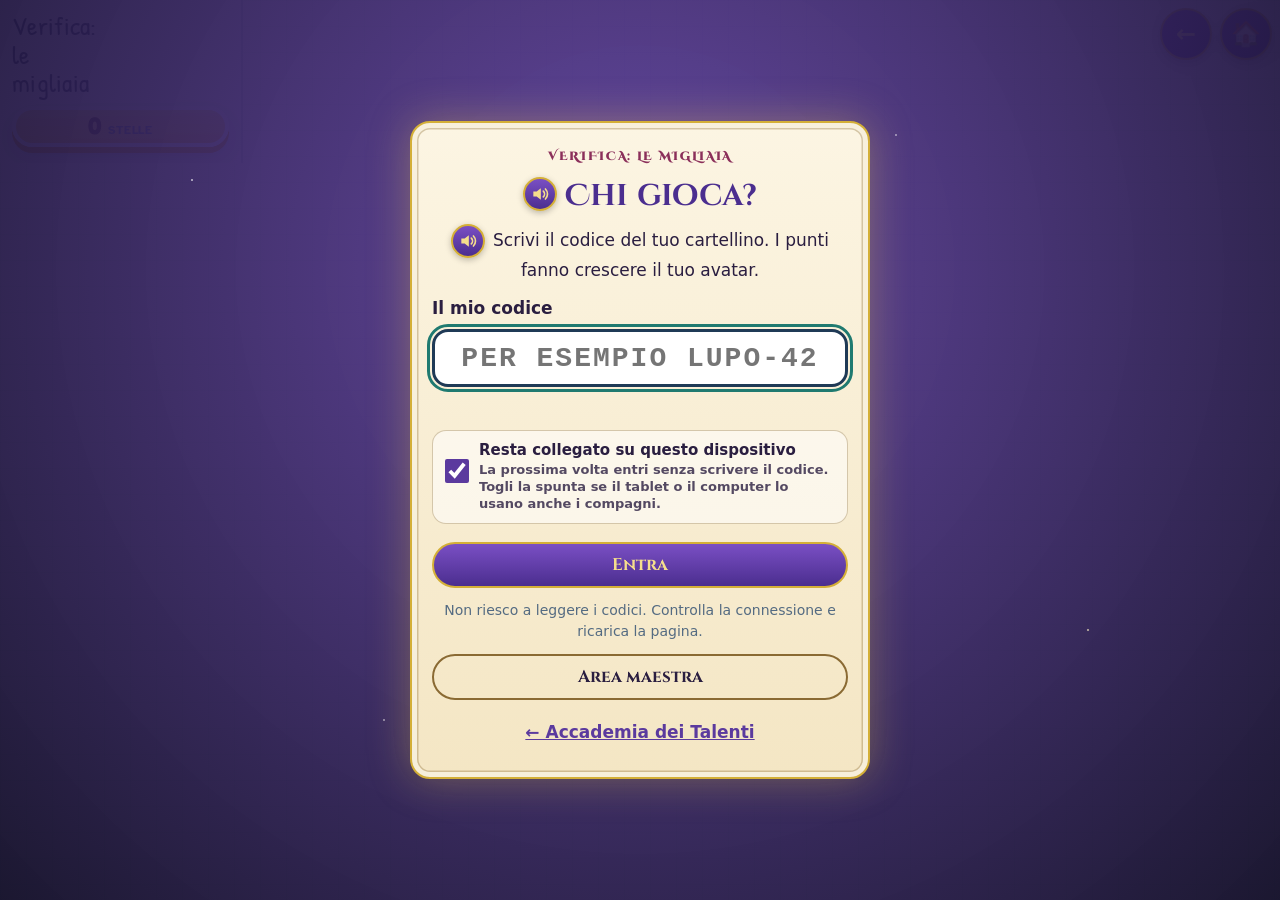
<file: verifica.html>
<!doctype html><html lang="it" data-theme="light"><head><meta charset="utf-8"><meta name="color-scheme" content="light only"><link rel="manifest" href="manifest.webmanifest"><meta name="theme-color" content="#5B3F99"><meta name="mobile-web-app-capable" content="yes"><meta name="apple-mobile-web-app-capable" content="yes"><link rel="apple-touch-icon" href="img/app-192.png"><meta http-equiv="Cache-Control" content="no-cache"><meta name="viewport" content="width=device-width,initial-scale=1,viewport-fit=cover">
<title>Verifica: le migliaia</title>
<link rel="preconnect" href="https://fonts.googleapis.com">
<link rel="preconnect" href="https://fonts.gstatic.com" crossorigin>
<link rel="stylesheet" href="https://fonts.googleapis.com/css2?family=Atkinson+Hyperlegible:wght@400;700&family=Fredoka:wght@500;600;700&family=Patrick+Hand&display=swap">
<link rel="stylesheet" href="cuccioli.css?v=1127o">
<link rel="stylesheet" href="land.css?v=1127o">
<link rel="stylesheet" href="lab.css">
<style>
:root{--k:#E07A2E;--h:#2E8B57;--da:#D2325F;--u:#3D6FD6;--vk:#FFF1E4;--vh:#E6F6EC;--vda:#FDE8EE;--vu:#E7EEFC}
.ex{position:relative}
.ex .pts{position:absolute;right:18px;top:16px;font:700 14px var(--font-body);color:var(--muted);background:var(--surface2);border-radius:99px;padding:4px 10px}
.ex .pts.done{color:#fff;background:var(--accent)}
.ex h2{display:flex;gap:10px;align-items:center;padding-right:90px}
.ex h2 .n{display:inline-grid;place-items:center;width:36px;height:36px;border-radius:50%;background:var(--accent);color:#fff;font-size:20px;flex:none}
.ex .cons{font-size:18px;margin:4px 0 14px}
.vt{width:100%;border-collapse:separate;border-spacing:0 8px}
.vt th{text-align:left;font:700 14px var(--font-body);color:var(--muted);padding:0 8px}
.vt td{padding:0 8px;vertical-align:middle}
.vt td.num{font:700 26px var(--font-display);white-space:nowrap;color:var(--ink)}
.in{font:700 22px var(--font-display);color:var(--ink);background:var(--surface);border:3px solid var(--line);border-radius:14px;padding:8px 12px;width:100%;min-height:50px;box-sizing:border-box}
.in:focus{outline:none;border-color:var(--accent);box-shadow:0 0 0 4px transparent;box-shadow:0 0 0 4px color-mix(in srgb,var(--accent) 25%,transparent)}
.in.n{max-width:150px;text-align:center}
.in.d{width:58px;text-align:center;padding:8px 4px}
.in.w{font:600 20px var(--font-body)}
.in.ok{border-color:var(--good);background:var(--good-soft)}
.in.ko{border-color:var(--bad);background:var(--bad-soft)}
.in:disabled{opacity:1;color:var(--ink);-webkit-text-fill-color:var(--ink)}
.sol{display:block;font:700 14px var(--font-body);color:var(--good);margin-top:4px}
.kh{display:inline-grid;place-items:center;min-width:44px;border-radius:10px;padding:3px 8px;color:#fff;font:700 15px var(--font-body)}
.kh.k{background:var(--k)}.kh.h{background:var(--h)}.kh.da{background:var(--da)}.kh.u{background:var(--u)}
.in.d.k{background:var(--vk)}.in.d.h{background:var(--vh)}.in.d.da{background:var(--vda)}.in.d.u{background:var(--vu)}
.in.d.k.ok,.in.d.h.ok,.in.d.da.ok,.in.d.u.ok{background:var(--good-soft)}.in.d.k.ko,.in.d.h.ko,.in.d.da.ko,.in.d.u.ko{background:var(--bad-soft)}
.line{display:flex;flex-wrap:wrap;gap:8px;align-items:center;font:700 22px var(--font-display);margin:8px 0}
.line .in.n{width:110px}
.line .op{color:var(--muted)}
.cmp{display:flex;gap:6px}
.cmp button{width:56px;height:50px;border-radius:14px;border:3px solid var(--line);background:var(--surface);font:700 26px var(--font-display);color:var(--ink);cursor:pointer}
.cmp button[aria-pressed="true"]{background:var(--accent);border-color:var(--accent);color:#fff}
.cmp.ok button[aria-pressed="true"]{background:var(--good);border-color:var(--good)}
.cmp.ko button[aria-pressed="true"]{background:var(--bad);border-color:var(--bad)}
.cmp button:disabled{cursor:default}
.pool{display:flex;flex-wrap:wrap;gap:10px;margin:6px 0 4px}
.pool span{font:700 24px var(--font-display);background:var(--surface2);border-radius:12px;padding:4px 14px}
.dett{display:flex;flex-wrap:wrap;gap:14px}
.dett>div{display:grid;gap:6px;justify-items:start}
.say{border:3px solid var(--accent);background:var(--surface);color:var(--accent);border-radius:99px;padding:6px 14px;font:700 16px var(--font-body);cursor:pointer}
.legend{display:flex;gap:8px;flex-wrap:wrap;align-items:center;margin:8px 0 0}
.endbox{display:grid;gap:12px}
.score{display:flex;gap:16px;align-items:center;flex-wrap:wrap}
.score .big{font:700 56px/1 var(--font-display);color:var(--accent)}
.score .lv{font:700 22px var(--font-display);padding:6px 16px;border-radius:99px;background:var(--surface2)}
.pertab{width:100%;border-collapse:collapse}.pertab td,.pertab th{padding:6px 8px;border-bottom:1px solid var(--line);text-align:left}.pertab td:last-child,.pertab th:last-child{text-align:right}
.warn{background:var(--warn-soft);border-radius:14px;padding:12px 14px}
.progress{position:sticky;top:0;z-index:5;background:var(--surface);border-bottom:3px solid var(--line);padding:8px 0;margin:-6px 0 12px}
.progress .bar{height:12px;border-radius:99px;background:var(--surface2);overflow:hidden}.progress .bar i{display:block;height:100%;background:var(--accent);transition:width .3s}
.progress small{display:block;margin-top:4px;color:var(--muted);font-weight:700}
@media (max-width:560px){.vt td.num{font-size:21px}.in.d{width:48px}.line{font-size:19px}.line .in.n{width:92px}}
</style>
<link rel="stylesheet" href="gioco.css?v=1">
</head><body data-lp="off">

<header>
  <svg class="deco" viewBox="0 0 200 170" aria-hidden="true">
    <rect x="40" y="40" width="120" height="96" rx="14" fill="#FFE7A8"/>
    <rect x="52" y="54" width="22" height="30" rx="6" fill="#E07A2E"/><rect x="78" y="54" width="22" height="30" rx="6" fill="#2E8B57"/><rect x="104" y="54" width="22" height="30" rx="6" fill="#D2325F"/><rect x="130" y="54" width="22" height="30" rx="6" fill="#3D6FD6"/>
    <text x="57" y="76" font-size="18" fill="#fff" font-family="Fredoka">k</text><text x="83" y="76" font-size="18" fill="#fff" font-family="Fredoka">h</text><text x="105" y="76" font-size="16" fill="#fff" font-family="Fredoka">da</text><text x="136" y="76" font-size="18" fill="#fff" font-family="Fredoka">u</text>
    <path d="M56 108h88M56 122h60" stroke="#B7791F" stroke-width="6" stroke-linecap="round"/>
  </svg>
  <div class="wrap">
    <div class="top">
      <div>
        <p class="eyebrow">Matematica · Classe terza</p>
        <h1>Verifica: le migliaia</h1>
        <p class="lead">Leggere, scrivere, comporre, scomporre, confrontare e ordinare i numeri fino a 9999.</p>
      </div>
    </div>
    <div class="board">
      <div class="stars"><b id="stars">0</b><small>stelle</small></div>
      <ul class="badges" id="badges" aria-label="Badge"></ul>
    </div>
    <div id="cq-chip"></div>
    <div class="who" id="who" hidden><span>Alunno: <b id="who-name"></b></span><button class="link" id="switch" type="button">Cambia alunno</button><a class="link" href="index.html">Accademia dei Talenti</a></div>
  </div>
</header>

<nav aria-label="Sezioni" hidden>
  <div class="wrap"><div class="tabs">
    <a href="#lezione" data-teacher hidden>Per la maestra</a>
    <a href="#verifica">La verifica</a>
    <a href="#valuta">Come è andata?</a>
  </div></div>
</nav>

<main class="wrap" hidden>

<section class="view" id="sec-lezione" hidden>
  <div class="panel">
    <p class="eyebrow">Impostazioni</p>
    <h2>Dopo la consegna</h2>
    <p>Il bambino vede sempre il punteggio e le caselle giuste (verdi) e sbagliate (rosse). Scegliete se deve vedere anche le soluzioni.</p>
    <div class="row" id="solpick"></div>
    <p class="hint" id="solsaved" aria-live="polite"></p>
  </div>
  <div class="panel">
    <p class="eyebrow">Scheda attività · Matematica</p>
    <h2>Verifica digitale: le migliaia</h2>
    <dl class="facts">
      <div><dt>Che cosa verifica</dt><dd>I numeri fino a 9999: leggere e scrivere (in parole, in cifre, sotto dettato), valore posizionale con k h da u, scomporre e comporre, confrontare con &gt; &lt; =, ordinare, precedente e successivo.</dd></div>
      <div><dt>Come funziona</dt><dd>Il bambino entra con il suo codice e risponde direttamente sul tablet. Le risposte si salvano da sole mentre scrive, quindi si può riprendere da un altro dispositivo. Alla fine preme «Consegno»: la correzione è automatica e il risultato arriva nei Risultati del portale, foglio «Verifica: le migliaia».</dd></div>
      <div><dt>Il dettato</dt><dd>Nell'esercizio 2 ci sono quattro numeri da ascoltare con il tasto 🔊 (la voce del tablet). Se preferite dettarli voi: a) 1205 · b) 7050 · c) 3333 · d) 8008.</dd></div>
      <div><dt>Punteggio</dt><dd>1 punto per risposta, 58 in tutto, più 3 punti bonus nella sfida finale. Livelli: 53–58 Avanzato · 44–52 Intermedio · 35–43 Base · 0–34 In via di prima acquisizione. Le stelle per l'avatar sono una ogni 6 punti, al massimo 10.</dd></div>
      <div><dt>Una sola consegna</dt><dd>Dopo la consegna la verifica si blocca. Per farla rifare a un bambino premete «Riapri la verifica» sul suo dispositivo e scrivete il vostro PIN: il primo tentativo resta salvato.</dd></div>
      <div><dt>Tempo</dt><dd>Il limite di tempo dell'Accademia non vale in questa pagina, così nessuno viene interrotto durante la verifica.</dd></div>
      <div><dt>Versione su carta</dt><dd>È la stessa verifica del documento «Verifica: le migliaia», con gli stessi numeri.</dd></div>
    </dl>
  </div>
</section>

<section class="view" id="sec-verifica" hidden>
  <div id="ver"></div>
</section>

<section class="view" id="sec-valuta" hidden>
  <div class="panel">
    <p class="eyebrow">Scheda di autovalutazione</p>
    <h2>Come è andata la verifica?</h2>
    <p class="lead">Scegli il gradino giusto per te. Non ci sono risposte sbagliate.</p>
    <form id="vform" autocomplete="off">
      <div id="vitems"></div>
      <fieldset class="item"><legend>Quale esercizio è stato il più facile per me?</legend><div class="likes" id="vlikes"></div></fieldset>
    </form>
    <div class="row"><button class="btn" id="v-done" type="button" disabled>Ho finito</button></div>
    <div class="summary" id="v-sum" hidden></div>
  </div>
</section>

<p class="foot">Le stelle fanno crescere il tuo avatar dell'Accademia dei Talenti in Matematica.</p>
</main>

<script src="config.js"></script>
<script src="registro.js"></script>
<script src="cuccioli.js?v=1127o"></script>
<script src="lab.js"></script>
<script>
(function(){
"use strict";
const L=window.Lab,CQ=window.Cuccioli,$=L.$,$$=L.$$,esc=L.esc;

/* ---------- i dati della verifica (gli stessi della versione su carta) ---------- */
const W1=[[2485,"duemilaquattrocentottantacinque"],[6070,"seimilasettanta"],[9302,"novemilatrecentodue"],[4006,"quattromilasei"],[7840,"settemilaottocentoquaranta"],[1999,"millenovecentonovantanove"]];
const W2=[["tremilacinquecentosessantadue",3562],["ottomilaquattrocento",8400],["cinquemilaventi",5020],["duemilanove",2009],["novemilanovecentonovanta",9990],["seimilatrecentouno",6301]];
const DET=[1205,7050,3333,8008];
const T3=[4736,8059,1600,5008];
const V3=[["5214",0,5000],["3807",1,800],["6490",2,90],["1207",3,7]];
const S4=[6715,9042,2306,8500,4009];
const C5=[["5 k + 2 h + 7 da + 1 u",5271],["8 k + 3 da + 6 u",8036],["7 k + 4 u",7004],["4000 + 900 + 5",4905],["2000 + 300 + 60",2360]];
const C6=[["4563","4536",">"],["7009","7090","<"],["2999","3000","<"],["6400","6004",">"],["5 k + 3 h","5300","="],["8000 + 70","8007",">"],["1111","1101",">"],["9090","9900","<"]];
const CR=[3405,3054,3540,3450,3045],DE=[7812,8721,7128,8127,7821];
const PS=[4000,6790,9998,2100];
const CONTA=[6000,6100,6200];
const PL=["k","h","da","u"];
const EXN=["Leggo e scrivo in parole","Scrivo in cifre","Ogni cifra al suo posto","Scompongo","Compongo","Confronto","Ordino"];
const MAXP=[6,10,8,10,5,8,11],TOT=58;
const LEVELS=[[53,"Avanzato"],[44,"Intermedio"],[35,"Base"],[0,"In via di prima acquisizione"]];

/* ---------- stato ---------- */
function V(){const s=L.state();if(!s.extra.ver)s.extra.ver={ans:{},sub:false};return s.extra.ver}
let saveT=null;
function put(id,v){const ver=V();if(ver.sub)return;ver.ans[id]=v;clearTimeout(saveT);saveT=setTimeout(()=>{ver.ts=Date.now();L.save()},700);progress()}
const A=id=>{const v=V().ans[id];return v==null?"":String(v)};
const num=v=>{v=String(v||"").replace(/[\s.'’,]/g,"");return /^\d+$/.test(v)?+v:null};
const word=v=>String(v||"").toLowerCase().normalize("NFD").replace(/[̀-ͯ]/g,"").replace(/[^a-z]/g,"").replace(/oo/g,"o");
const showSol=()=>!!(CQ.settings&&CQ.settings.verSol);

/* ---------- correzione ---------- */
function grade(){
  const a=V().ans,R={},per=[0,0,0,0,0,0,0];let bonus=0;
  const mark=(id,ok,sol,e)=>{R[id]={ok,sol};if(ok)per[e]++};
  W1.forEach(([n,w],i)=>mark("e1_"+i,word(a["e1_"+i])===word(w),w,0));
  W2.forEach(([w,n],i)=>mark("e2_"+i,num(a["e2_"+i])===n,n,1));
  DET.forEach((n,i)=>mark("e2d_"+i,num(a["e2d_"+i])===n,n,1));
  T3.forEach((n,i)=>{const d=String(n).split("");const ok=d.every((x,j)=>String(a[`e3_${i}_${j}`]||"").trim()===x);d.forEach((x,j)=>R[`e3_${i}_${j}`]={ok:String(a[`e3_${i}_${j}`]||"").trim()===x,sol:x});if(ok)per[2]++});
  V3.forEach(([n,p,val],i)=>mark("e3v_"+i,num(a["e3v_"+i])===val,val,2));
  S4.forEach((n,i)=>{const d=String(n).split("").map(Number);
    const okK=d.every((x,j)=>{const v=num(a[`e4k_${i}_${j}`]);return (v==null?0:v)===x&&(x!==0||a[`e4k_${i}_${j}`]==null||a[`e4k_${i}_${j}`]===""||v===0)});
    d.forEach((x,j)=>{const v=num(a[`e4k_${i}_${j}`]);R[`e4k_${i}_${j}`]={ok:(v==null?0:v)===x,sol:x}});
    if(okK)per[3]++;
    const want=d.map((x,j)=>x*Math.pow(10,3-j)).filter(x=>x).sort((p,q)=>q-p);
    const got=[0,1,2,3].map(j=>num(a[`e4a_${i}_${j}`])).filter(x=>x).sort((p,q)=>q-p);
    const okA=want.length===got.length&&want.every((x,j)=>x===got[j]);
    [0,1,2,3].forEach(j=>R[`e4a_${i}_${j}`]={ok:okA,sol:want.join(" + ")});if(okA)per[3]++});
  C5.forEach(([t,n],i)=>mark("e5_"+i,num(a["e5_"+i])===n,n,4));
  C6.forEach(([x,y,s],i)=>mark("e6_"+i,a["e6_"+i]===s,s,5));
  const seq=(pre,arr,cmp)=>{const want=arr.slice().sort(cmp);const ok=want.every((x,j)=>num(a[pre+j])===x);want.forEach((x,j)=>R[pre+j]={ok:num(a[pre+j])===x,sol:x});if(ok)per[6]++};
  seq("e7c_",CR,(p,q)=>p-q);seq("e7d_",DE,(p,q)=>q-p);
  PS.forEach((n,i)=>{mark(`e7p_${i}`,num(a[`e7p_${i}`])===n-1,n-1,6);mark(`e7s_${i}`,num(a[`e7s_${i}`])===n+1,n+1,6)});
  const okC=CONTA.every((x,j)=>num(a["e7n_"+j])===x);CONTA.forEach((x,j)=>R["e7n_"+j]={ok:num(a["e7n_"+j])===x,sol:x});if(okC)per[6]++;
  [["sf_0",6042],["sf_1",9730],["sf_2",3079]].forEach(([id,n])=>{const ok=num(a[id])===n;R[id]={ok,sol:n};if(ok)bonus++});
  const score=per.reduce((x,y)=>x+y,0);
  return {R,per,bonus,score,level:LEVELS.find(l=>score>=l[0])[1]};
}

/* ---------- disegno ---------- */
const inp=(id,cls,lab,extra)=>`<input class="in ${cls}" id="${id}" data-a="${id}" type="text" ${cls.includes("w")?'inputmode="text" autocapitalize="off" spellcheck="false"':'inputmode="numeric"'} autocomplete="off" aria-label="${esc(lab)}" value="${esc(A(id))}"${extra||""}>`;
const kh=p=>`<span class="kh ${p}">${p}</span>`;
function panel(i,body){return `<div class="panel ex" id="ex${i}"><span class="pts" data-pts="${i}">${MAXP[i]} punti</span><h2><span class="n">${i+1}</span>${EXN[i]}</h2>${body}</div>`}
function render(){
  const ver=V(),host=$("#ver");
  if(ver.sub)return renderDone();
  let h=`<div class="panel"><p class="lead" style="margin:0">Leggi bene ogni consegna. Le risposte si salvano da sole. Quando hai finito tutto, controlla e premi <b>Consegno</b> in fondo.</p><div class="legend"><b>Ricorda:</b> ${kh("k")} migliaia ${kh("h")} centinaia ${kh("da")} decine ${kh("u")} unità · 1 k = 10 h = 100 da = 1000 u</div></div>
  <div class="progress" id="prog"><div class="bar"><i></i></div><small></small></div>`;
  h+=panel(0,`<p class="cons">Scrivi in parole ogni numero.</p><table class="vt"><tbody>${W1.map(([n],i)=>`<tr><td class="num">${n}</td><td>${inp("e1_"+i,"w","Il numero "+n+" in parole")}</td></tr>`).join("")}</tbody></table>`);
  h+=panel(1,`<p class="cons">Scrivi in cifre ogni numero.</p><table class="vt"><tbody>${W2.map(([w],i)=>`<tr><td style="font-size:19px;font-weight:700;word-break:break-word">${w}</td><td style="width:160px">${inp("e2_"+i,"n",w+" in cifre")}</td></tr>`).join("")}</tbody></table>
    <p class="cons" style="margin-top:16px"><b>Dettato.</b> Premi 🔊, ascolta il numero e scrivilo in cifre. Puoi ascoltarlo più volte.</p>
    <div class="dett">${DET.map((n,i)=>`<div><button class="say" type="button" data-say="${n}">🔊 ${"abcd"[i]})</button>${inp("e2d_"+i,"n","Dettato "+"abcd"[i])}</div>`).join("")}</div>`);
  h+=panel(2,`<p class="cons">Scrivi ogni numero nella tabella, una cifra per casella.</p>
    <table class="vt"><thead><tr><th></th>${PL.map(p=>`<th>${kh(p)}</th>`).join("")}</tr></thead><tbody>${T3.map((n,i)=>`<tr><td class="num">${n}</td>${PL.map((p,j)=>`<td>${inp(`e3_${i}_${j}`,"d "+p,`${n}: cifra delle ${["migliaia","centinaia","decine","unità"][j]}`,' maxlength="1"')}</td>`).join("")}</tr>`).join("")}</tbody></table>
    <p class="cons" style="margin-top:16px">Quanto vale la cifra colorata? Scrivi il numero, come nell'esempio.</p>
    <table class="vt"><tbody><tr><td class="num">2<span style="color:var(--h);text-decoration:underline">3</span>41</td><td style="font:700 20px var(--font-display);color:var(--muted)">3 h = 300</td></tr>${V3.map(([s,p,val],i)=>`<tr><td class="num">${s.split("").map((c,j)=>j===p?`<span style="color:var(--${PL[p]});text-decoration:underline">${c}</span>`:c).join("")}</td><td>${inp("e3v_"+i,"n","Quanto vale la cifra colorata di "+s)}</td></tr>`).join("")}</tbody></table>`);
  h+=panel(3,`<p class="cons">Scomponi ogni numero in due modi. Esempio: 3482 = 3 k + 4 h + 8 da + 2 u = 3000 + 400 + 80 + 2. Se una cifra è 0 scrivi 0 oppure lascia vuoto.</p>
    ${S4.map((n,i)=>`<div class="line"><span>${n} =</span>${PL.map((p,j)=>`${inp(`e4k_${i}_${j}`,"d "+p,`${n}: quante ${["migliaia","centinaia","decine","unità"][j]}`,' maxlength="1"')}${kh(p)}${j<3?'<span class="op">+</span>':""}`).join("")}</div>
      <div class="line" style="margin-bottom:18px"><span>${n} =</span>${[0,1,2,3].map(j=>`${inp(`e4a_${i}_${j}`,"n",`${n} con l'addizione, parte ${j+1}`)}${j<3?'<span class="op">+</span>':""}`).join("")}</div>`).join("")}`);
  h+=panel(4,`<p class="cons">Scrivi il numero che si forma. Attento: dove manca un ordine ci va lo zero!</p><table class="vt"><tbody>${C5.map(([t],i)=>`<tr><td style="font:700 22px var(--font-display)">${t} =</td><td style="width:160px">${inp("e5_"+i,"n",t)}</td></tr>`).join("")}</tbody></table>`);
  h+=panel(5,`<p class="cons">Tocca il segno giusto: &gt; maggiore, &lt; minore, = uguale. Parti sempre dalle migliaia.</p><table class="vt"><tbody>${C6.map(([x,y],i)=>`<tr><td class="num" style="text-align:right">${x}</td><td><div class="cmp" role="group" aria-label="Segno tra ${x} e ${y}" data-cmp="e6_${i}">${[">","<","="].map(s=>`<button type="button" data-s="${s}" aria-pressed="${A("e6_"+i)===s}">${s}</button>`).join("")}</div></td><td class="num">${y}</td></tr>`).join("")}</tbody></table>`);
  const seqUI=(pre,arr,sign)=>`<div class="pool">${arr.map(n=>`<span>${n}</span>`).join("")}</div><div class="line">${arr.map((x,j)=>`${inp(pre+j,"n",(j+1)+"° numero")}${j<arr.length-1?`<span class="op">${sign}</span>`:""}`).join("")}</div>`;
  h+=panel(6,`<p class="cons">Metti i numeri in ordine <b>crescente</b>, dal più piccolo al più grande.</p>${seqUI("e7c_",CR,"&lt;")}
    <p class="cons" style="margin-top:16px">Metti i numeri in ordine <b>decrescente</b>, dal più grande al più piccolo.</p>${seqUI("e7d_",DE,"&gt;")}
    <p class="cons" style="margin-top:16px">Scrivi il numero che viene <b>prima</b> e quello che viene <b>dopo</b>.</p>
    <table class="vt"><thead><tr><th>Prima</th><th></th><th>Dopo</th></tr></thead><tbody>${PS.map((n,i)=>`<tr><td>${inp("e7p_"+i,"n","Prima di "+n)}</td><td class="num" style="text-align:center">${n}</td><td>${inp("e7s_"+i,"n","Dopo "+n)}</td></tr>`).join("")}</tbody></table>
    <p class="cons" style="margin-top:16px">Continua contando di 100 in 100.</p><div class="line"><span>5800</span><span class="op">·</span><span>5900</span>${CONTA.map((x,j)=>`<span class="op">·</span>${inp("e7n_"+j,"n","Numero "+(j+3))}`).join("")}</div>`);
  h+=`<div class="panel ex"><span class="pts">bonus</span><h2><span class="n">★</span>Sfida finale</h2>
    <p class="cons"><b>Indovinello.</b> Ho 6 migliaia, 0 centinaia, 4 decine e 2 unità. Chi sono?</p>${inp("sf_0","n","Indovinello")}
    <p class="cons" style="margin-top:16px"><b>Le carte magiche.</b> Con le cifre 7, 0, 3, 9 (tutte, una volta sola) scrivi:</p>
    <div class="line"><span>il numero più grande</span>${inp("sf_1","n","Il numero più grande")}</div>
    <div class="line"><span>il numero più piccolo di 4 cifre</span>${inp("sf_2","n","Il numero più piccolo di 4 cifre")}</div></div>
  <div class="panel" id="sendbox"><h2>Hai finito?</h2><p>Ricontrolla le risposte. Dopo la consegna non potrai più cambiarle.</p><div id="sendmsg"></div><div class="row"><button class="btn" type="button" id="send">Consegno la verifica</button></div></div>`;
  host.innerHTML=h;wire();progress();
}
function ids(){return $$("#ver [data-a]").map(x=>x.dataset.a).concat($$("#ver [data-cmp]").map(x=>x.dataset.cmp))}
const countable=i=>!i.startsWith("sf_")&&!i.startsWith("e4");
function progress(){const p=$("#prog");if(!p)return;const all=ids().filter(countable),a=V().ans,n=all.filter(i=>String(a[i]||"").trim()!=="").length;
  p.querySelector("i").style.width=Math.round(n/all.length*100)+"%";p.querySelector("small").textContent=`Hai riempito ${n} caselle su ${all.length}`}
function wire(){
  $$("#ver [data-a]").forEach(t=>{t.addEventListener("input",()=>{if(t.classList.contains("d"))t.value=t.value.replace(/\D/g,"").slice(-1);else if(!t.classList.contains("w"))t.value=t.value.replace(/[^\d.\s]/g,"");put(t.dataset.a,t.value);
      if(t.classList.contains("d")&&t.value){const all=$$("#ver input.d"),k=all.indexOf(t);if(all[k+1]&&all[k+1].closest("tr,.line")===t.closest("tr,.line"))all[k+1].focus()}});
    t.addEventListener("keydown",e=>{if(e.key==="Enter"){e.preventDefault();const all=$$("#ver input.in"),k=all.indexOf(t);if(all[k+1])all[k+1].focus()}})});
  $$("#ver [data-cmp]").forEach(g=>g.addEventListener("click",e=>{const b=e.target.closest("button");if(!b)return;g.querySelectorAll("button").forEach(x=>x.setAttribute("aria-pressed",x===b?"true":"false"));put(g.dataset.cmp,b.dataset.s)}));
  $$("#ver [data-say]").forEach(b=>b.addEventListener("click",()=>say(b.dataset.say)));
  const sd=$("#send");if(sd)sd.addEventListener("click",ask);
}
function say(n){try{const u=new SpeechSynthesisUtterance(String(n));u.lang="it-IT";u.rate=.75;const v=speechSynthesis.getVoices().find(x=>/^it/i.test(x.lang));if(v)u.voice=v;speechSynthesis.cancel();speechSynthesis.speak(u)}catch(e){L.toast("Questo dispositivo non sa leggere ad alta voce: chiedi alla maestra di dettare.")}}
function ask(){
  const all=ids().filter(countable),a=V().ans,empty=all.filter(i=>String(a[i]||"").trim()==="").length;
  $("#sendmsg").innerHTML=`<div class="warn"><p style="margin:0 0 8px">${empty?`Hai lasciato <b>${empty}</b> caselle vuote. `:"Hai riempito tutte le caselle. "}Sei sicuro di voler consegnare?</p><div class="row"><button class="btn" type="button" id="yes">Sì, consegno</button><button class="btn ghost" type="button" id="no">Torno a controllare</button></div></div>`;
  $("#yes").addEventListener("click",submit);$("#no").addEventListener("click",()=>{$("#sendmsg").innerHTML=""});
}
function submit(){
  const ver=V(),g=grade();
  ver.sub=true;ver.score=g.score;ver.per=g.per;ver.bonus=g.bonus;ver.level=g.level;ver.at=Date.now();ver.ts=ver.at;
  const stars=Math.min(10,Math.round((g.score+g.bonus)/6));
  if(!ver.starred){ver.starred=1;L.add(stars)}
  L.save();L.fanfare();render();window.scrollTo({top:$("#ver").offsetTop-10,behavior:"smooth"});
}
function renderDone(){
  const ver=V(),g=grade(),sol=showSol();
  let h=`<div class="panel endbox"><p class="eyebrow">Verifica consegnata</p><h2>Ecco come è andata!</h2>
    <div class="score"><span class="big">${g.score}<small style="font-size:24px;color:var(--muted)"> / ${TOT}</small></span><span class="lv">${g.level}</span>${g.bonus?`<span class="lv">★ sfida: +${g.bonus}</span>`:""}</div>
    <table class="pertab"><thead><tr><th>Esercizio</th><th>Punti</th></tr></thead><tbody>${EXN.map((n,i)=>`<tr><td>${i+1}. ${n}</td><td>${g.per[i]} / ${MAXP[i]}</td></tr>`).join("")}<tr><td>Sfida finale</td><td>${g.bonus} / 3</td></tr></tbody></table>
    <p>Le caselle <b style="color:var(--good)">verdi</b> sono giuste, quelle <b style="color:var(--bad)">rosse</b> sono da ripassare.${sol?" Sotto ogni casella rossa trovi la risposta giusta.":""}</p>
    <div class="row"><a class="btn" href="#valuta">Compila «Come è andata?»</a><button class="btn ghost" type="button" id="reopen">Riapri la verifica (maestra)</button></div><div id="pinbox"></div></div>`;
  $("#ver").innerHTML=h;
  /* mostra le risposte corrette sotto, in sola lettura */
  const keep=$("#ver").innerHTML;V().sub=false;const sub0=true;render();V().sub=sub0;
  const body=$("#ver").innerHTML;$("#ver").innerHTML=keep+body;
  $$("#ver #sendbox,#ver #prog").forEach(x=>x.remove());
  $$("#ver [data-a]").forEach(t=>{t.disabled=true;const r=g.R[t.dataset.a];if(!r)return;t.classList.add(r.ok?"ok":"ko");if(!r.ok&&sol&&!t.classList.contains("d")){const s=document.createElement("span");s.className="sol";s.textContent="→ "+r.sol;t.after(s)}});
  $$("#ver [data-cmp]").forEach(c=>{const r=g.R[c.dataset.cmp];c.classList.add(r&&r.ok?"ok":"ko");c.querySelectorAll("button").forEach(b=>b.disabled=true);if(r&&!r.ok&&sol){const s=document.createElement("span");s.className="sol";s.textContent="→ "+r.sol;c.after(s)}});
  $$("#ver [data-pts]").forEach(p=>{const i=+p.dataset.pts;p.textContent=`${g.per[i]} / ${MAXP[i]}`;p.classList.add("done")});
  $$("#ver [data-say]").forEach(b=>b.addEventListener("click",()=>say(b.dataset.say)));
  $("#reopen").addEventListener("click",()=>{
    const tm=CQ.teacher&&CQ.teacher();
    if(tm){reopen();return}
    $("#pinbox").innerHTML=`<div class="row" style="margin-top:8px"><input class="in n" type="password" inputmode="numeric" id="pin" placeholder="PIN" aria-label="PIN della maestra"><button class="btn" type="button" id="pinok">Riapri</button><span id="pinerr" style="color:var(--bad);font-weight:700"></span></div>`;
    $("#pin").focus();$("#pinok").addEventListener("click",()=>{const list=CQ.teachers();if(!list.some(x=>x.pin)||CQ.checkPin($("#pin").value)!==""){$("#pinerr").textContent="PIN sbagliato.";return}reopen()});
  });
}
function reopen(){const s=L.state(),v=V();s.extra.verPrev=(s.extra.verPrev||[]).concat([{score:v.score,per:v.per,bonus:v.bonus,level:v.level,at:v.at,ans:v.ans}]);s.extra.ver={ans:{},sub:false,starred:v.starred};L.save();L.toast("Verifica riaperta: il primo tentativo è salvato.");render()}

/* ---------- impostazione della maestra: soluzioni sì o no ---------- */
function solUI(){const v=showSol();$("#solpick").innerHTML=[[false,"Solo punteggio e caselle verdi/rosse"],[true,"Anche le soluzioni giuste"]].map(([k,t])=>`<button class="btn${v===k?"":" ghost"}" type="button" data-sol="${k}">${t}</button>`).join("");
  $$("#solpick [data-sol]").forEach(b=>b.addEventListener("click",()=>{CQ.saveSettings({verSol:b.dataset.sol==="true"});$("#solsaved").textContent="Salvato per tutta la classe.";solUI()}))}

const won=(S,i)=>S.extra&&S.extra.ver&&S.extra.ver.sub&&S.extra.ver.per&&S.extra.ver.per[i]===MAXP[i];
L.init({
  key:"verifica-migliaia-v1",col:"verifica",subj:"mat",src:"verifica",title:"Verifica: le migliaia",
  tabs:["lezione","verifica","valuta"],home:"verifica",sets:{},
  badges:[
    {id:"consegna",n:"Verifica consegnata",d:"Hai consegnato la verifica",ok:S=>!!(S.extra&&S.extra.ver&&S.extra.ver.sub)},
    {id:"esperto",n:"Esperto delle migliaia",d:"Almeno 44 punti su 58",ok:S=>!!(S.extra&&S.extra.ver&&S.extra.ver.sub&&S.extra.ver.score>=44)},
    {id:"pieno",n:"Esercizio perfetto",d:"Tutto giusto in almeno un esercizio",ok:S=>[0,1,2,3,4,5,6].some(i=>won(S,i))},
    {id:"sfida",n:"Re della sfida",d:"Tutta giusta la sfida finale",ok:S=>!!(S.extra&&S.extra.ver&&S.extra.ver.bonus===3)},
    {id:"riflessivo",n:"Riflessivo",d:"Compila la scheda di autovalutazione",ok:S=>S.valuta.done}
  ],
  vq:["So leggere e scrivere i numeri fino a 9999.","So mettere ogni cifra al posto giusto (k h da u).","So scomporre e comporre i numeri.","So confrontare i numeri con > < =.","So mettere in ordine i numeri.","Durante la verifica sono rimasto calmo e concentrato."],
  likes:EXN,
  imprevisti:[["Nessun imprevisto","Durante la verifica si lavora in silenzio."]],
  onRoute:h=>{if(h==="verifica")render();if(h==="lezione")solUI()},
  onEnter:()=>{},onLeave:()=>{}
});
})();
</script>
<script src="land.js?v=1127o"></script>
</body></html>
</file>
<file: cuccioli.css>
@import url("https://fonts.googleapis.com/css2?family=Cinzel:wght@700&family=Cinzel+Decorative:wght@700&display=swap");
/* Accademia dei Talenti: stili condivisi (avatar, costumi, poteri, accesso, evoluzione) */
.cq-av{position:relative;width:100%;aspect-ratio:1/1;--rc:#4B97AB}
.cq-av>*{position:absolute}
.cq-bub{top:0;right:0;bottom:0;left:0;border-radius:50%;background:#E3F2F5;border:4px solid var(--rc);z-index:1}
.cq-aura{z-index:1;border-radius:50%;background:radial-gradient(closest-side,var(--ec),transparent 60%,transparent);background:radial-gradient(closest-side,color-mix(in srgb,var(--ec) 70%,transparent),color-mix(in srgb,var(--ec) 25%,transparent) 60%,transparent);pointer-events:none}
.cq-wings{z-index:1;pointer-events:none}
.cq-wings svg,.cq-cape svg,.cq-hat svg{display:block;width:100%;height:100%}
.cq-cape{z-index:1;pointer-events:none}
.cq-fig{left:4%;top:5%;width:92%;height:90%;object-fit:contain;object-position:50% 100%;transform-origin:50% 100%;z-index:2;pointer-events:none;-webkit-user-drag:none}
.cq-qm{left:50%;top:36%;transform:translate(-50%,-50%);z-index:3;font:700 34px/1 'Delius Unicase',system-ui,sans-serif;color:#1F3A56;opacity:.55}
.cq-none .cq-qm{font-size:60px;top:50%}
.cq-hat{z-index:4;pointer-events:none}
.cq-hat.gold{filter:drop-shadow(0 0 3px #F2C230) drop-shadow(0 0 6px #F2C230)}
.cq-item{z-index:5;border-radius:50%;display:grid;place-items:center;border:2px solid #fff;box-shadow:0 0 0 1.5px #1F3A56,0 0 10px 2px rgba(255,255,255,.7)}
.cq-item svg{width:66%;height:66%}
.cq-s3 .cq-bub{border-width:6px;box-shadow:0 0 0 3px #fff,0 0 0 5px #9FB3C2}
.cq-s4 .cq-bub{border-color:#F2C230;border-width:6px;box-shadow:0 0 0 3px #fff,0 0 0 5px #F2C230,0 0 18px 4px rgba(242,194,48,.55)}
.cq-rays{top:-12%;right:-12%;bottom:-12%;left:-12%;border-radius:50%;z-index:0;background:repeating-conic-gradient(var(--ec) 0 7deg,transparent 7deg 18deg);background:repeating-conic-gradient(color-mix(in srgb,var(--ec) 55%,transparent) 0 7deg,transparent 7deg 18deg);-webkit-mask:radial-gradient(circle,transparent 44%,#000 46%,#000 70%,transparent 72%);mask:radial-gradient(circle,transparent 44%,#000 46%,#000 70%,transparent 72%)}
.cq-crown{width:26%;height:auto;transform:translateX(-50%) rotate(-6deg);z-index:5}
.cq-spk{z-index:5;pointer-events:none}
.cq-spk svg{width:100%;height:100%;display:block}
.cq-orbit{top:0;right:0;bottom:0;left:0;z-index:6;pointer-events:none}
.cq-orb{position:absolute;width:15%;height:15%;border-radius:50%;display:grid;place-items:center;border:2px solid #fff;box-shadow:0 0 0 1.5px #1F3A56}
.cq-orb svg{width:66%;height:66%}
.cq-orb.o0{left:-4%;top:12%}.cq-orb.o1{right:-5%;top:30%}.cq-orb.o2{left:8%;bottom:6%}
.cq-bdg{left:0;right:0;bottom:-4%;display:flex;justify-content:center;gap:1.5%;z-index:7}
.cq-b{flex:0 0 14%;aspect-ratio:1/1;border-radius:50%;display:grid;place-items:center;border:2px solid #fff;box-shadow:0 0 0 1.5px #1F3A56}
.cq-b svg{width:68%;height:68%}
@media (prefers-reduced-motion:no-preference){
  .cq-spk{animation:cqTw 2.2s ease-in-out infinite}
  .cq-spk.k2{animation-delay:-.7s}.cq-spk.k3{animation-delay:-1.4s}
  .cq-orbit{animation:cqSpin 14s linear infinite}
  .cq-aura{animation:cqPulse 3s ease-in-out infinite}
  .cq-rays{animation:cqSpin 40s linear infinite}
  .cq-chip.up .cq-chav{animation:cqPop .7s cubic-bezier(.3,1.6,.5,1)}
  .cq-evo .b{animation:cqPop .8s cubic-bezier(.3,1.6,.5,1)}
}
@keyframes cqTw{50%{transform:scale(.55) rotate(25deg);opacity:.6}}
@keyframes cqSpin{to{transform:rotate(360deg)}}
@keyframes cqPulse{50%{opacity:.6;transform:scale(.96)}}
@keyframes cqPop{from{transform:scale(.6)}to{transform:scale(1)}}

/* bottoni */
.cq-btn{display:inline-flex;align-items:center;justify-content:center;gap:8px;min-height:46px;padding:9px 20px;border-radius:999px;border:2px solid #1F3A56;background:#fff;color:#1F3A56;font:700 17px/1 'Delius Unicase','Trebuchet MS',system-ui,sans-serif;cursor:pointer;text-decoration:none}
.cq-btn.pri{background:#D2325F;border-color:#D2325F;color:#fff}
.cq-btn.ghost{background:transparent}
.cq-btn.sm{min-height:40px;padding:6px 14px;font-size:14px}
.cq-row{display:flex;flex-wrap:wrap;gap:10px;justify-content:center}

/* striscia con l'avatar nelle app */
.cq-chip{display:grid;grid-template-columns:76px 1fr auto;gap:12px;align-items:center;padding:8px 14px 8px 8px;border-radius:22px;background:#fff;color:#1F3A56;border:2px solid #1F3A56;font-family:'Open Sans',system-ui,sans-serif}
.cq-chav{width:76px}
.cq-chtx{display:grid;gap:2px;min-width:0}
.cq-chtx b{font:700 19px/1.1 'Delius Unicase','Trebuchet MS',system-ui,sans-serif}
.cq-chtx span{font-weight:700;font-size:14px;color:#1F3A56}
.cq-chtx small{font-size:12.5px;color:#546B82;font-weight:600;line-height:1.3}
.cq-chbar{display:block;height:8px;border-radius:99px;background:#D3DCE3;overflow:hidden;max-width:260px}
.cq-chbar i{display:block;height:100%;background:#DD9433;border-radius:99px;transition:width .5s}
.cq-chbt{display:flex;flex-direction:column;gap:6px}
@media (max-width:520px){.cq-chip{grid-template-columns:64px 1fr}.cq-chav{width:64px}.cq-chbt{grid-column:1/-1;flex-direction:row;justify-content:flex-end}}

/* accesso */
.cq-gate{position:fixed;top:0;right:0;bottom:0;left:0;z-index:50;background:rgba(16,32,46,.82);display:grid;place-items:center;overflow:auto;padding:max(16px,env(safe-area-inset-top,0px)) max(16px,env(safe-area-inset-right,0px)) max(16px,env(safe-area-inset-bottom,0px)) max(16px,env(safe-area-inset-left,0px))}
.cq-gc{width:min(100%,460px);background:#fff;color:#1F3A56;border:3px solid #1F3A56;border-radius:26px;padding:24px 20px;text-align:center;display:grid;gap:12px;font-family:'Open Sans',system-ui,sans-serif}
.cq-gc h2{font:700 30px/1.1 'Delius Unicase','Trebuchet MS',system-ui,sans-serif;margin:0}
.cq-gc p{margin:0}
.cq-eye{font-size:12px;font-weight:800;letter-spacing:.14em;text-transform:uppercase;color:#D2325F}
.cq-form{display:grid;gap:8px;text-align:left}
.cq-form label{font-weight:800}
.cq-form input{min-height:58px;border-radius:16px;border:3px solid #1F3A56;padding:6px 14px;font:800 28px 'Courier New',monospace;letter-spacing:2px;text-transform:uppercase;text-align:center;color:#1F3A56;background:#fff;width:100%}
.cq-err{min-height:1.3em;color:#D8453D;font-weight:800}
.cq-note{font-size:14px;color:#546B82}
.cq-gav{width:160px;margin:0 auto}

/* evoluzione */
.cq-ov{position:fixed;top:0;right:0;bottom:0;left:0;z-index:60;background:rgba(16,32,46,.8);display:grid;place-items:center;padding:16px;overflow:auto}
.cq-ov[hidden],.cq-toast[hidden]{display:none}
.cq-ovc{width:min(100%,480px);max-height:100%;overflow:auto;background:#fff;color:#1F3A56;border:3px solid #1F3A56;border-radius:26px;padding:22px 18px;text-align:center;font-family:'Open Sans',system-ui,sans-serif}
.cq-ovc h2{font:700 34px/1.1 'Delius Unicase','Trebuchet MS',system-ui,sans-serif;color:#D2325F;margin:0 0 6px}
.cq-ovc p{margin:0;color:#546B82}
.cq-evo{display:flex;align-items:center;justify-content:center;gap:6px;margin:12px 0}
.cq-evo .a{width:34%;filter:grayscale(1);opacity:.55}
.cq-evo .arr{font:700 34px/1 'Delius Unicase',system-ui,sans-serif;color:#D2325F}
.cq-evo .b{width:54%}
.cq-pw{display:grid;grid-template-columns:44px 1fr;gap:10px;align-items:center;text-align:left;margin:10px 0;padding:10px 12px;border-radius:16px;border:2px solid var(--ec);background:#fff;background:color-mix(in srgb,var(--ec) 12%,#fff)}
.cq-pwi{width:44px;height:44px;border-radius:50%;display:grid;place-items:center;border:2px solid #fff;box-shadow:0 0 0 1.5px #1F3A56}
.cq-pwi svg{width:64%;height:64%}
.cq-pw b{display:block;font:700 17px/1.2 'Delius Unicase',system-ui,sans-serif}
.cq-pw span{display:block;font-size:14px}
.cq-pw small{display:block;font-size:13px;color:#546B82;font-weight:700;margin-top:2px}
.cq-rito{margin:12px 0 16px;padding:10px 12px;border-radius:16px;background:#D9EDF2;font-size:15px;text-align:left}
.cq-toast{position:fixed;left:50%;bottom:max(20px,env(safe-area-inset-bottom,0px));transform:translateX(-50%);z-index:70;background:#1F3A56;color:#fff;padding:10px 18px;border-radius:99px;font:700 15px/1.3 'Open Sans',system-ui,sans-serif;max-width:calc(100% - 32px);text-align:center}

/* tablet e touch */
.cq-btn,.cq-chip,.cq-gc button{touch-action:manipulation;-webkit-user-select:none;user-select:none;-webkit-tap-highlight-color:transparent}
@media (min-width:700px) and (hover:none){.cq-btn{min-height:52px;font-size:18px}.cq-btn.sm{min-height:46px;font-size:16px}.cq-chip{grid-template-columns:92px 1fr auto}.cq-chav{width:92px}}
@media (max-height:640px){.cq-gate{place-items:start center}.cq-gav{width:110px}}
.cq-gc,.cq-ovc{overscroll-behavior:contain}

.cq-home{justify-self:center;color:#546B82;font-weight:700;text-decoration:underline;padding:8px 0}

/* ===== ingresso dell'Accademia: tema scuola di magia ===== */
.cq-gate,.cq-ov{background:radial-gradient(1.5px 1.5px at 15% 20%,#fff,transparent),radial-gradient(1.2px 1.2px at 70% 15%,#fff,transparent),radial-gradient(1.6px 1.6px at 85% 70%,#FFF3C4,transparent),radial-gradient(1.2px 1.2px at 30% 80%,#fff,transparent),radial-gradient(circle at 50% 30%,rgba(91,58,158,.92),rgba(18,14,40,.96))}
.cq-gc{background:linear-gradient(180deg,#FCF5E3,#F4E6C4);color:#2A1E40;border:2px solid #D4AF37;box-shadow:inset 0 0 0 5px rgba(252,245,227,.9),inset 0 0 0 6.5px rgba(138,106,51,.35),0 0 40px rgba(233,194,78,.35);border-radius:20px}
.cq-gc h2,.cq-gc .cq-eye{font-family:'Cinzel Decorative','Cinzel','Palatino Linotype',Georgia,serif}
.cq-gc h2{color:#4B2E8F}
.cq-gc .cq-eye{color:#8B2F5A}
.cq-btn{background:linear-gradient(#FCF5E3,#EFDDB5);border-color:#8A6A33;color:#2A1E40;font-family:'Cinzel','Palatino Linotype',Georgia,serif}
.cq-btn.pri{background:linear-gradient(#7A4FC4,#4B2E8F);border-color:#D4AF37;color:#F5DE8C}
.cq-btn.ghost{background:transparent}
.cq-home{color:#5B3A9E}
.cq-toast{background:linear-gradient(#4B2E8F,#2E2266);color:#F5DE8C;border:1.5px solid #D4AF37;box-shadow:0 0 18px rgba(233,194,78,.5)}

/* autovalutazione degli atteggiamenti nelle app */
.cq-as{margin:18px 0;padding:16px;border-radius:18px;border:2px solid #D4AF37;background:linear-gradient(180deg,#FCF5E3,#F4E6C4);color:#2A1E40;font-family:'Open Sans',system-ui,sans-serif;display:grid;gap:10px;text-align:left}
.cq-as h3{margin:0;font:700 22px/1.2 'Cinzel','Palatino Linotype',Georgia,serif;color:#4B2E8F}
.cq-as .cq-eye{margin:0;color:#8B2F5A}
.cq-as-note{margin:0;color:#6A5878}
.cq-as-it{border:0;margin:0;padding:10px 0 4px;border-top:1px dashed #DCC9A0}
.cq-as-it legend{font-weight:800;font-size:17px;padding:0 0 6px;float:left;width:100%}
.cq-as-it legend span{font-size:22px}
.cq-as-lv{clear:both;display:grid;grid-template-columns:repeat(3,minmax(0,1fr));gap:8px}
.cq-as-lv button{appearance:none;display:grid;justify-items:center;gap:2px;min-height:64px;padding:6px;border-radius:14px;border:2px solid #DCC9A0;background:#FFFBF0;color:#2A1E40;font:700 14px/1.15 'Open Sans',system-ui,sans-serif;cursor:pointer;touch-action:manipulation}
.cq-as-lv button b{font-size:24px;line-height:1}
.cq-as-lv button[aria-pressed="true"]{border-color:#5B3A9E;background:#EFE0FF;box-shadow:0 0 0 3px #5B3A9E}
.cq-as-ok{margin:0;font-weight:800;color:#2E7D4F}

/* avatar delle maestre: magico e animato */
.cq-tw{position:relative;display:inline-grid;place-items:center;width:44px;height:44px;flex:none;vertical-align:middle;animation:cqFloat 3.6s ease-in-out infinite}
.cq-tw .cq-ring{position:absolute;top:-3px;right:-3px;bottom:-3px;left:-3px;border-radius:50%;background:conic-gradient(from 0deg,#F5DE8C,#9B6EF0,#5EC8E8,#F48FB1,#F5DE8C);animation:cqSpin 4s linear infinite;filter:drop-shadow(0 0 6px rgba(233,194,78,.8))}
.cq-tav{position:relative;display:grid;place-items:center;width:100%;height:100%;border-radius:50%;overflow:hidden;background:radial-gradient(circle at 50% 35%,#FFF6DD,#EFE0FF);border:2px solid #FFF6DD}
.cq-tav img{width:100%;height:100%;object-fit:cover;object-position:50% 4%;transform:scale(1.9);transform-origin:50% 10%}
.cq-tav.init{font:700 20px/1 'Cinzel',Georgia,serif;color:#4B2E8F}
.cq-sp{position:absolute;font-style:normal;line-height:1;color:#F5DE8C;text-shadow:0 0 6px #E9C24E,0 0 12px #9B6EF0;pointer-events:none;animation:cqTw 2.4s ease-in-out infinite}
.cq-tw .cq-sp{font-size:12px}
.cq-tw .s1{top:-12%;right:-14%;animation-delay:0s}
.cq-tw .s2{bottom:-8%;left:-16%;animation-delay:.6s;color:#C9B2FF}
.cq-tw .s3{top:30%;left:-22%;animation-delay:1.2s;font-size:9px}
.cq-tw .s4{bottom:-14%;right:4%;animation-delay:1.8s;font-size:18px}
.cq-tw.big{width:96px;height:96px;justify-self:center}
.cq-tw.big .cq-tav.init{font-size:40px}
.cq-tw.big .cq-sp,.cq-tw.tbig .cq-sp{font-size:20px}
.cq-tw.big .s4,.cq-tw.tbig .s4{font-size:30px}
.cq-tw.tbig{width:92px;height:92px}
/* figura intera */
.cq-tw.full{width:96px;height:160px;animation:cqFloat 4s ease-in-out infinite}
.cq-tfull{position:relative;height:160px;width:auto;max-width:none;z-index:1;filter:drop-shadow(0 0 10px rgba(245,222,140,.75)) drop-shadow(0 6px 10px rgba(0,0,0,.35))}
.cq-glow{position:absolute;left:50%;bottom:2%;width:130%;height:26%;transform:translateX(-50%);border-radius:50%;background:radial-gradient(ellipse,rgba(245,222,140,.85),rgba(155,110,240,.45) 45%,transparent 72%);animation:cqPulse 2.6s ease-in-out infinite}
.cq-trail{position:absolute;top:-8%;right:-20%;bottom:-8%;left:-20%;border-radius:50%;border:2px dashed rgba(245,222,140,.55);transform:rotateX(70deg);animation:cqSpin 9s linear infinite}
.cq-tw.full .cq-sp{font-size:20px;z-index:2}
.cq-tw.full .s1{top:2%;right:-6%}.cq-tw.full .s2{top:30%;left:-14%}.cq-tw.full .s3{top:58%;right:-16%;font-size:14px}
.cq-tw.full .s4{top:-6%;left:18%;font-size:34px}.cq-tw.full .s5{bottom:22%;left:-8%;animation-delay:.9s;font-size:14px}.cq-tw.full .s6{top:12%;right:30%;animation-delay:1.5s;font-size:12px;color:#C9B2FF}
@keyframes cqFloat{0%,100%{transform:translateY(0)}50%{transform:translateY(-5px)}}
@keyframes cqSpin{to{transform:rotate(360deg)}}
.cq-trail{animation-name:cqOrbit}
@keyframes cqOrbit{from{transform:rotateX(70deg) rotateZ(0)}to{transform:rotateX(70deg) rotateZ(360deg)}}
@keyframes cqTw{0%,100%{opacity:.25;transform:scale(.7) rotate(0)}50%{opacity:1;transform:scale(1.15) rotate(20deg)}}
@keyframes cqPulse{0%,100%{opacity:.7;transform:translateX(-50%) scale(1)}50%{opacity:1;transform:translateX(-50%) scale(1.08)}}
@media (prefers-reduced-motion:reduce){.cq-tw,.cq-tw .cq-ring,.cq-sp,.cq-glow,.cq-trail{animation:none}}

/* maestra in costume */
.cq-tfig{position:relative;display:inline-block;width:110px;vertical-align:bottom;box-sizing:content-box;animation:cqFloat 4s ease-in-out infinite}
.cq-tfig.sm{width:70px;animation:none}
@media (max-width:600px){.cq-tfig.sm{width:54px}}
.cq-tfb{position:relative;display:block;width:100%}
.cq-tfimg{position:relative;z-index:2;display:block;width:100%;height:100%;filter:drop-shadow(0 0 8px rgba(245,222,140,.6)) drop-shadow(0 4px 6px rgba(0,0,0,.3))}
.cq-tcape{position:absolute;z-index:1}
.cq-tcape svg,.cq-thh svg,.cq-twand svg{display:block;width:100%;height:100%}
.cq-thh{position:absolute;z-index:3;transform-origin:50% 90%}
.cq-thh.maga{transform:rotate(-6deg);filter:drop-shadow(0 2px 3px rgba(0,0,0,.35))}
.cq-twand{position:absolute;z-index:4;transform-origin:10% 95%;animation:cqWand 2.2s ease-in-out infinite}
.cq-titem{position:absolute;z-index:4;aspect-ratio:1;border-radius:50%;display:grid;place-items:center;border:2px solid #fff;box-shadow:0 0 0 1.5px #1F3A56,0 0 10px 2px rgba(255,255,255,.7)}
.cq-titem svg{width:64%;height:64%}
.cq-tfb .cq-glow{z-index:0;bottom:-2%}
.cq-tfb .cq-sp{z-index:5;font-size:18px}
.cq-tfb .s1{top:8%;right:-18%}.cq-tfb .s2{top:34%;left:-22%}.cq-tfb .s3{top:62%;right:-22%;font-size:13px}.cq-tfb .s4{top:-2%;left:-8%;font-size:30px}.cq-tfb .s5{bottom:16%;left:-14%;font-size:13px;animation-delay:.9s}
@keyframes cqWand{0%,100%{transform:rotate(0)}50%{transform:rotate(-14deg)}}
html.cq-talking .cq-gfig .cq-tfig{animation:cqTalk .45s ease-in-out infinite}
@keyframes cqTalk{0%,100%{transform:translateY(0) rotate(0)}50%{transform:translateY(-3px) rotate(-1.5deg)}}

/* pulsante ascolta accanto alle istruzioni */
.cq-say{display:inline-grid;place-items:center;width:34px;height:34px;margin:0 8px 0 0;padding:0;vertical-align:middle;border-radius:50%;border:2px solid #D4AF37;background:linear-gradient(#7A4FC4,#4B2E8F);color:#F5DE8C;cursor:pointer;flex:none;box-shadow:0 2px 6px rgba(0,0,0,.25);touch-action:manipulation;float:none}
.cq-say svg{width:20px;height:20px}
.cq-say.on{animation:cqPulse2 .9s ease-in-out infinite;background:linear-gradient(#E9C24E,#B8862B);color:#2A1E40}
@keyframes cqPulse2{0%,100%{box-shadow:0 0 0 0 rgba(233,194,78,.7)}50%{box-shadow:0 0 0 8px rgba(233,194,78,0)}}
@media (min-width:700px) and (hover:none){.cq-say{width:42px;height:42px}.cq-say svg{width:24px;height:24px}}

/* la maestra guida nelle app */
.cq-guide{position:fixed;left:max(8px,env(safe-area-inset-left,0px));bottom:max(8px,env(safe-area-inset-bottom,0px));z-index:45;display:flex;align-items:flex-end;gap:8px;flex-direction:row-reverse;justify-content:flex-end;pointer-events:none;font-family:'Open Sans',system-ui,sans-serif}
.cq-guide>*{pointer-events:auto}
.cq-gfig{appearance:none;border:0;background:none;padding:0;cursor:pointer;position:relative;display:grid;justify-items:center;filter:drop-shadow(0 0 10px rgba(155,110,240,.55))}
.cq-gtip{position:absolute;bottom:calc(100% - 6px);left:62%;white-space:nowrap;background:#FCF5E3;color:#4B2E8F;border:2px solid #D4AF37;border-radius:14px 14px 14px 2px;padding:5px 10px;font:800 13px/1.2 'Open Sans',system-ui,sans-serif;box-shadow:0 4px 10px rgba(0,0,0,.25)}
.cq-guide.open .cq-gtip{display:none}
.cq-guide.nudge .cq-gtip{animation:cqNudge .9s ease-in-out 3}
@keyframes cqNudge{0%,100%{transform:translateY(0)}50%{transform:translateY(-6px)}}
.cq-gb{width:min(360px,calc(100vw - 100px));max-height:55vh;overflow:auto;background:linear-gradient(180deg,#FCF5E3,#F4E6C4);color:#2A1E40;border:2px solid #D4AF37;border-radius:18px 18px 18px 4px;padding:12px 14px;box-shadow:0 10px 28px rgba(0,0,0,.35);margin-bottom:40px}
.cq-gname{margin:0 0 4px;font:700 14px/1 'Cinzel',Georgia,serif;color:#8B2F5A;letter-spacing:.06em}
.cq-gt{margin:0 0 10px;font-size:17px;line-height:1.45}
.cq-grow{display:flex;gap:8px;align-items:center}
.cq-glisten{appearance:none;display:inline-flex;align-items:center;gap:6px;min-height:46px;padding:8px 16px;border-radius:99px;border:2px solid #D4AF37;background:linear-gradient(#7A4FC4,#4B2E8F);color:#F5DE8C;font:800 16px/1 'Open Sans',system-ui,sans-serif;cursor:pointer}
.cq-glisten.on{background:linear-gradient(#E9C24E,#B8862B);color:#2A1E40}
.cq-gclose{appearance:none;margin-left:auto;width:44px;height:44px;border-radius:50%;border:2px solid #DCC9A0;background:#FFFBF0;color:#2A1E40;font-size:18px;cursor:pointer}
@media print{.cq-guide,.cq-say{display:none!important}}
@media (prefers-reduced-motion:reduce){.cq-tfig,.cq-twand,html.cq-talking .cq-gfig .cq-tfig,.cq-guide.nudge .cq-gtip{animation:none}}

/* maga con il nuovo ritratto: la punta della bacchetta brilla */
.cq-tfig.maga{width:150px}
.cq-wtip{position:absolute;z-index:3;left:9.5%;top:18.5%;width:16%;aspect-ratio:1;border-radius:50%;background:radial-gradient(circle,#FFF6C8 0%,rgba(245,222,140,.85) 25%,rgba(155,110,240,.35) 55%,transparent 72%);transform:translate(-50%,-50%);animation:cqTip 1.8s ease-in-out infinite;pointer-events:none}
@keyframes cqTip{0%,100%{opacity:.55;transform:translate(-50%,-50%) scale(.8)}50%{opacity:1;transform:translate(-50%,-50%) scale(1.25)}}
@media (prefers-reduced-motion:reduce){.cq-wtip{animation:none}}
.cq-tfig.of.sm{width:60px}
@media (max-width:600px){.cq-tfig.of.sm{width:46px}}

/* vocabolario */
.cq-vbtn{position:fixed;right:max(10px,env(safe-area-inset-right,0px));bottom:max(10px,env(safe-area-inset-bottom,0px));z-index:46;display:inline-flex;align-items:center;gap:8px;min-height:52px;padding:8px 16px 8px 12px;border-radius:99px;border:2px solid #D4AF37;background:linear-gradient(#7A4FC4,#4B2E8F);color:#F5DE8C;font:800 16px/1 'Open Sans',system-ui,sans-serif;cursor:pointer;box-shadow:0 6px 18px rgba(0,0,0,.3)}
.cq-vbtn span[aria-hidden]{font-size:24px}
.cq-vbtn[aria-expanded="true"]{background:linear-gradient(#E9C24E,#B8862B);color:#2A1E40}
@media (max-width:560px){.cq-vbtn .t{display:none}.cq-vbtn{padding:8px 12px}}
.cq-vbox{position:fixed;right:max(10px,env(safe-area-inset-right,0px));bottom:76px;z-index:47;width:min(400px,calc(100vw - 20px));max-height:min(72vh,640px);display:flex;flex-direction:column;background:linear-gradient(180deg,#FCF5E3,#F4E6C4);color:#2A1E40;border:2px solid #D4AF37;border-radius:20px;box-shadow:0 14px 40px rgba(0,0,0,.4);font-family:'Open Sans',system-ui,sans-serif;overflow:hidden}
.cq-vbox[hidden]{display:none}
.cq-vtop{display:flex;align-items:center;justify-content:space-between;padding:10px 12px 6px 16px;font:700 18px/1.2 'Cinzel',Georgia,serif;color:#4B2E8F}
.cq-vtop .cq-gclose{width:40px;height:40px}
.cq-vrow{display:flex;gap:8px;padding:0 12px}
.cq-vq{flex:1;min-width:0;min-height:48px;border-radius:14px;border:2px solid #8A6A33;background:#fff;padding:6px 12px;font:700 18px 'Open Sans',system-ui,sans-serif;color:#2A1E40}
.cq-vq:focus{outline:3px solid #9B6EF0}
.cq-vtap{display:flex;gap:8px;align-items:center;padding:8px 14px 4px;font-size:14px;font-weight:700;color:#6A5878}
.cq-vtap input{width:20px;height:20px}
.cq-vres{overflow:auto;padding:6px 14px 14px;display:grid;gap:8px;align-content:start}
.cq-ve{background:#FFFBF0;border:1.5px solid #DCC9A0;border-radius:14px;padding:12px}
.cq-ve.none{border-style:dashed}
.cq-vh{display:flex;align-items:center;gap:10px;justify-content:space-between}
.cq-ve h3{margin:0;font:700 26px/1.1 'Cinzel',Georgia,serif;color:#4B2E8F;text-transform:lowercase}
.cq-ve h3::first-letter{text-transform:uppercase}
.cq-vs+.cq-vs{margin-top:8px;padding-top:8px;border-top:1px dashed #DCC9A0}
.cq-vt{display:inline-block;margin:6px 6px 0 0;padding:2px 9px;border-radius:99px;background:var(--c);color:#fff;font:800 12px/1.5 'Open Sans',system-ui,sans-serif}
.cq-vd{margin:6px 0 0;font-size:17px;line-height:1.45}
.cq-vx{margin:6px 0 0;font-size:15px;color:#6A5878}
.cq-vok{margin:8px 0 0;font-weight:800;color:#2E7D4F}
.cq-vlab{margin:6px 0 0;font:800 12px/1.2 'Open Sans',system-ui,sans-serif;letter-spacing:.08em;text-transform:uppercase;color:#8B2F5A}
.cq-vchips{display:flex;flex-wrap:wrap;gap:6px}
.cq-vchips button{appearance:none;border:1.5px solid #9B6EF0;background:#F3EAFF;color:#4B2E8F;border-radius:99px;padding:7px 12px;font:700 15px 'Open Sans',system-ui,sans-serif;cursor:pointer;min-height:38px}
.cq-vask{margin-top:10px}
.cq-vadd{display:grid;gap:6px;margin-top:8px}
.cq-vadd input,.cq-vadd textarea,.cq-vadd select{border-radius:10px;border:1.5px solid #8A6A33;background:#fff;padding:8px 10px;font:600 15px 'Open Sans',system-ui,sans-serif;color:#2A1E40}
.cq-vmae{margin-top:8px;padding-top:8px;border-top:2px dashed #DCC9A0;display:grid;gap:6px}
.cq-vaskrow{display:grid;grid-template-columns:1fr auto auto;gap:6px;align-items:center;background:#FFFBF0;border-radius:10px;padding:6px 8px}
.cq-vaskrow small{grid-column:1;grid-row:2;color:#6A5878}
.cq-vaskrow .cq-btn{min-height:38px;padding:6px 10px;grid-row:1/3}
html.cq-vtapping main p,html.cq-vtapping main li,html.cq-vtapping main h2,html.cq-vtapping main h3,html.cq-vtapping main dd,html.cq-vtapping main legend,html.cq-vtapping .lead{cursor:help}
@media print{.cq-vbtn,.cq-vbox{display:none!important}}
.cq-closed{font-size:54px;line-height:1;justify-self:center;filter:drop-shadow(0 0 10px rgba(233,194,78,.6))}

/* percorso semplice */
.tabs .cq-hid{display:none!important}
.cq-steps a,.cq-steps [role=tab]{gap:8px}
.cq-n{display:inline-grid;place-items:center;min-width:26px;height:26px;border-radius:50%;background:#4B2E8F;color:#F5DE8C;font:800 14px/1 'Open Sans',system-ui,sans-serif;border:1.5px solid #D4AF37}
.cq-secbar{margin:8px auto 0;max-width:1100px;padding:0 16px}
.cq-secin{display:flex;flex-wrap:wrap;gap:6px;align-items:center;padding:8px 10px;border-radius:14px;border:2px dashed #D4AF37;background:#FFF8E6;color:#2A1E40;font:600 14px 'Open Sans',system-ui,sans-serif}
.cq-secin b{margin-right:4px}
.cq-secin small{flex-basis:100%;color:#6A5878}
.cq-secin button{appearance:none;border:1.5px solid #2E7D4F;background:#E7F5EC;color:#1D5B37;border-radius:99px;padding:6px 12px;font:700 14px 'Open Sans',system-ui,sans-serif;cursor:pointer;min-height:38px}
.cq-secin button[aria-pressed="false"]{border-color:#B33A3A;background:#FBE9E9;color:#8A2525;text-decoration:line-through}
.cq-nextwrap{display:flex;justify-content:center;margin:22px 0 6px}
.cq-nextwrap[hidden]{display:none}
.cq-next{min-height:56px;max-width:100%;padding:10px 24px;border-radius:99px;border:2px solid #D4AF37;background:linear-gradient(#3FA066,#2E7D4F);color:#fff;font:800 18px/1.15 'Open Sans',system-ui,sans-serif;box-shadow:0 6px 16px rgba(0,0,0,.25);cursor:pointer}
/* spazio in fondo: la guida e il vocabolario non coprono mai i giochi */
@media print{.cq-next,.cq-secbar{display:none!important}}

/* icone in alto a destra: istruzioni della maestra e vocabolario (non coprono mai i giochi) */
.cq-dock{position:fixed;top:max(8px,env(safe-area-inset-top,0px));right:max(8px,env(safe-area-inset-right,0px));z-index:48;display:flex;gap:8px;align-items:center}
.cq-gbtn,.cq-dock .cq-vbtn{position:relative;appearance:none;display:grid;place-items:center;width:52px;height:52px;min-height:0;padding:0;border-radius:50%;border:2px solid #D4AF37;background:linear-gradient(#7A4FC4,#4B2E8F);color:#F5DE8C;cursor:pointer;box-shadow:0 4px 12px rgba(0,0,0,.3);top:auto;right:auto;bottom:auto;left:auto}
.cq-dock .cq-vbtn{font-size:24px}
.cq-dock .cq-navb{text-decoration:none;font-weight:700}.cq-dock .cq-navb[hidden]{display:none}
.cq-gbtn .cq-tw{width:46px;height:46px;animation:none}
.cq-gbtn .cq-tw .cq-sp{display:none}
.cq-gbadge{position:absolute;right:-4px;bottom:-4px;width:22px;height:22px;border-radius:50%;background:#2E7D4F;border:2px solid #fff;display:grid;place-items:center;font-size:11px}
.cq-gbtn[aria-expanded="true"],.cq-dock .cq-vbtn[aria-expanded="true"]{background:linear-gradient(#E9C24E,#B8862B);box-shadow:0 0 0 3px #F5DE8C,0 4px 12px rgba(0,0,0,.3)}
.cq-gbtn.nudge{animation:cqNudge2 1s ease-in-out 3}
@keyframes cqNudge2{0%,100%{box-shadow:0 4px 12px rgba(0,0,0,.3)}50%{box-shadow:0 0 0 6px rgba(233,194,78,.55),0 4px 12px rgba(0,0,0,.3)}}
html.cq-talking .cq-gbtn{animation:cqTalk .45s ease-in-out infinite}
.cq-gb{position:fixed;top:calc(max(8px,env(safe-area-inset-top,0px)) + 62px);right:max(8px,env(safe-area-inset-right,0px));z-index:47;width:min(420px,calc(100vw - 16px));max-height:min(70vh,560px);overflow:auto;background:linear-gradient(180deg,#FCF5E3,#F4E6C4);color:#2A1E40;border:2px solid #D4AF37;border-radius:18px 4px 18px 18px;padding:12px 14px;box-shadow:0 12px 32px rgba(0,0,0,.35);font-family:'Open Sans',system-ui,sans-serif;margin:0}
.cq-gb[hidden]{display:none}
.cq-gbin{display:flex;gap:12px;align-items:flex-start}
.cq-gbfig{flex:none}.cq-gbfig .cq-tfig.sm{width:62px}
.cq-gbtx{flex:1;min-width:0}
.cq-vbox{top:calc(max(8px,env(safe-area-inset-top,0px)) + 62px)!important;bottom:auto!important;border-radius:20px 4px 20px 20px}
@media (max-width:560px){.cq-gbtn,.cq-dock .cq-vbtn{width:46px;height:46px}.cq-gbtn .cq-tw{width:40px;height:40px}}
@media print{.cq-dock,.cq-gb{display:none!important}}

/* i riquadri «in movimento» li vede solo la maestra */
html.cq-app:not(.cq-teach) .move,html.cq-app:not(.cq-teach) .movebox,html.cq-app:not(.cq-teach) .mv .gg{display:none!important}
.cq-fig.scene{filter:drop-shadow(0 2px 4px rgba(0,0,0,.3))}

.cq-keep{display:flex;gap:10px;align-items:flex-start;text-align:left;margin:4px 0 10px;padding:10px 12px;border-radius:14px;background:rgba(255,255,255,.55);border:1px solid rgba(138,106,51,.35);cursor:pointer;font-size:15px;line-height:1.3}
.cq-keep input{width:24px;height:24px;flex:none;margin:1px 0 0;accent-color:#5B3A9E}
.cq-keep span{display:grid;gap:2px}.cq-keep small{opacity:.8;font-size:13px}

/* evoluzione maghetto: animazioni */
.cq-evo .cq-fig{animation:cqEvoBob 3.8s ease-in-out infinite}
.cq-evo.cq-l0 .cq-fig,.cq-evo.cq-l1 .cq-fig{animation-duration:5s}
@keyframes cqEvoBob{0%,100%{translate:0 0}50%{translate:0 -2.5%}}
.cq-es{position:absolute;width:9%;aspect-ratio:1;z-index:3;pointer-events:none;background:radial-gradient(circle,#fff 0 18%,#FFE27A 30%,rgba(255,200,60,0) 70%);clip-path:polygon(50% 0,61% 39%,100% 50%,61% 61%,50% 100%,39% 61%,0 50%,39% 39%);animation:cqEvoTw 2.4s ease-in-out infinite;opacity:0}
.cq-es.e1{left:18%;top:22%}.cq-es.e2{left:74%;top:30%;animation-delay:.8s}.cq-es.e3{left:24%;top:62%;animation-delay:1.6s;width:7%}.cq-es.e4{left:70%;top:68%;animation-delay:1.2s;width:11%}
@keyframes cqEvoTw{0%,100%{opacity:0;transform:scale(.3) rotate(0)}40%{opacity:1;transform:scale(1) rotate(45deg)}70%{opacity:.2;transform:scale(.6) rotate(90deg)}}
.cq-evolving .cq-fig:not(.cq-old){animation:cqEvoIn 2.2s cubic-bezier(.3,1.5,.5,1) both}
.cq-fig.cq-old{animation:cqEvoOut 1.1s ease-in forwards;z-index:3}
@keyframes cqEvoOut{0%{opacity:1;filter:brightness(1)}60%{opacity:1;filter:brightness(3)}100%{opacity:0;filter:brightness(4) blur(3px)}}
@keyframes cqEvoIn{0%,45%{opacity:0;scale:.75;filter:brightness(3)}75%{opacity:1;scale:1.08;filter:brightness(1.4)}100%{opacity:1;scale:1;filter:none}}
.cq-magic{position:absolute;top:0;right:0;bottom:0;left:0;z-index:5;pointer-events:none}
.cq-flash{position:absolute;left:50%;top:55%;width:90%;aspect-ratio:1;translate:-50% -50%;border-radius:50%;background:radial-gradient(circle,#fff 0,#FFF3B0 30%,rgba(180,140,255,.5) 55%,rgba(255,255,255,0) 72%);animation:cqEvoFlash 2.2s ease-out forwards;opacity:0}
@keyframes cqEvoFlash{0%{opacity:0;scale:.2}40%{opacity:1;scale:1}60%{opacity:.9;scale:1.1}100%{opacity:0;scale:1.3}}
.cq-ringm{position:absolute;left:50%;top:55%;width:40%;aspect-ratio:1;translate:-50% -50%;border-radius:50%;border:3px solid #FFD34D;box-shadow:0 0 12px #FFD34D,inset 0 0 10px #B98CFF;animation:cqEvoRing 1.6s ease-out .45s forwards;opacity:0}
.cq-ringm.r2{border-color:#B98CFF;box-shadow:0 0 12px #B98CFF;animation-delay:.7s}
@keyframes cqEvoRing{0%{opacity:1;scale:.3}100%{opacity:0;scale:2.4}}
.cq-magic i{position:absolute;left:50%;top:55%;width:7%;aspect-ratio:1;margin:-3.5% 0 0 -3.5%;background:radial-gradient(circle,#fff 0 20%,#FFD34D 35%,rgba(255,211,77,0) 70%);clip-path:polygon(50% 0,61% 39%,100% 50%,61% 61%,50% 100%,39% 61%,0 50%,39% 39%);opacity:0;animation:cqEvoStar 1.5s ease-out calc(.45s + var(--d)) forwards}
.cq-magic i:nth-child(even){background:radial-gradient(circle,#fff 0 20%,#B98CFF 35%,rgba(185,140,255,0) 70%)}
@keyframes cqEvoStar{0%{opacity:1;transform:rotate(var(--a)) translateY(0) scale(.4)}70%{opacity:1}100%{opacity:0;transform:rotate(var(--a)) translateY(-420%) scale(1.3)}}
@media (prefers-reduced-motion:reduce){.cq-evo .cq-fig,.cq-es{animation:none}.cq-es{opacity:.8}.cq-evolving .cq-fig:not(.cq-old){animation:none}.cq-fig.cq-old{animation:cqEvoOut .6s forwards}.cq-magic i,.cq-ringm{display:none}}
/* limite di tempo */
.cq-tchip{align-self:center;background:#fff;color:#22304A;border:3px solid #FFC93C;border-radius:99px;padding:4px 12px;font:700 16px/1.2 system-ui,sans-serif;box-shadow:0 3px 0 rgba(0,0,0,.18);white-space:nowrap}
.cq-tchip.low{border-color:#FF5D8F;background:#FFF0F3;animation:cqTPulse 1s ease-in-out infinite}
@keyframes cqTPulse{50%{transform:scale(1.08)}}
.cq-tlock{position:fixed;top:0;right:0;bottom:0;left:0;z-index:9999;display:grid;place-items:center;padding:16px;background:radial-gradient(circle at 50% 30%,rgba(60,40,110,.92),rgba(20,14,40,.97))}
.cq-tlock[hidden]{display:none}
html.cq-tlocked body{overflow:hidden}
.cq-tcard{max-width:460px;width:100%;background:#FFFDF6;border-radius:28px;border:5px solid #FFC93C;padding:22px;text-align:center;color:#22304A;box-shadow:0 20px 50px rgba(0,0,0,.4);display:grid;gap:10px;justify-items:center}
.cq-tcard h2{margin:0;font-size:30px}
.cq-tcard p{margin:0;font-size:18px;line-height:1.4}
.cq-tpav{width:120px}
.cq-tbig{font:800 54px/1 system-ui,sans-serif!important;color:#6A4BC4;letter-spacing:2px}
.cq-tmove{background:#EEE8FB;border-radius:16px;padding:10px 14px}
.cq-tcard [data-t="pinbox"]{display:flex;gap:8px;flex-wrap:wrap;justify-content:center;align-items:center}
.cq-tcard [data-t="pinbox"][hidden]{display:none}
.cq-tcard input{font-size:18px;padding:8px 12px;border-radius:12px;border:2px solid #CFC6E6;width:170px}
.cq-tcard small{color:#C0304F;width:100%}
@media (prefers-reduced-motion:reduce){.cq-tchip.low{animation:none}}

/* stampatello maiuscolo ad alta leggibilità (per alunno) */
html.cq-caps body,html.cq-caps body *:not(svg):not(svg *):not(.kh):not(.ph):not(code){font-family:"Atkinson Hyperlegible",Verdana,Tahoma,sans-serif!important;text-transform:uppercase!important;letter-spacing:.04em!important;font-style:normal!important}
html.cq-caps body{word-spacing:.12em;line-height:1.5}
html.cq-caps input::placeholder{text-transform:uppercase}
</file>
<file: land.css>
/* Formato orizzontale a schermo intero (tablet in classe).
   Le pagine che usano questo file hanno: <header>, <nav> con .tabs, <main>. In orizzontale:
   colonna a sinistra con titolo, stelle e sezioni grandi; a destra l'attività su tutto lo schermo. */
.land-full{display:none}
@media (orientation:landscape) and (min-width:800px){
  html.land,html.land body{height:100%;overflow:hidden}
  html.land.land-nav body{display:grid;grid-template-columns:clamp(200px,19vw,260px) minmax(0,1fr);grid-template-rows:auto minmax(0,1fr);height:100vh;height:100dvh}
  html.land body>header{grid-column:1;grid-row:1;border-right:2px solid var(--line);background:var(--bg);overflow:hidden}
  html.land body>header .wrap{max-width:none;padding:12px 12px 8px;gap:8px}
  html.land body>header .top{display:block}
  html.land body>header .eyebrow,html.land body>header .sub,html.land body>header .big,html.land body>header .badges{display:none}
  html.land body>header .top>*:not(:first-child){display:none!important}
  html.land body>header .top p,html.land body>header .top .cq-say,html.land body>header .top img,html.land body>header .top svg,html.land body>header .deco{display:none!important}
  html.land body>header .top>:first-child{display:block!important;width:auto}
  html.land body>header .top h1{white-space:normal;word-break:normal}
  html.land body>header h1{font-size:clamp(20px,2.2vw,26px);line-height:1.1;margin:0}
  html.land body>header .board{display:flex;gap:8px}
  html.land body>header .stars{min-width:0;flex:1;padding:4px 8px;display:flex;gap:6px;align-items:baseline;justify-content:center}
  html.land body>header .stars b{font-size:24px}
  html.land body>header .who{font-size:12px;gap:2px 10px}
  html.land body>header .who b{font-size:15px}
  html.land body>nav{grid-column:1;grid-row:2;position:static;border:0;border-right:2px solid var(--line);overflow-y:auto;display:flex;flex-direction:column}
  html.land body>nav .wrap{max-width:none;padding:0 10px 10px;display:flex;flex-direction:column;flex:1}
  html.land body>nav .tabs{flex-direction:column;overflow:visible;gap:8px;padding-block:6px}
  html.land body>nav .tabs a{display:flex;align-items:center;justify-content:flex-start;min-height:54px;padding:8px 12px;font-size:18px;border-radius:16px;white-space:normal;line-height:1.15;text-align:left}
  html.land body>main{grid-column:2;grid-row:1/span 9;max-width:none;margin:0;overflow-y:auto;padding:16px 24px 24px;padding-right:max(24px,env(safe-area-inset-right,0px))}
  html.land body>main section.view{max-width:1300px;margin-inline:auto}
  html.land body>.gate{grid-column:1/3;grid-row:1/span 9;max-width:none;overflow:auto;padding-block:24px}
  html.land body>.gate .panel{max-width:760px;margin:0 auto}
  html.land body>footer{display:none}
  html.land body>header #tbar,html.land body>header #rec-st,html.land body>header .who a.link{display:none!important}
  html.land body>.cq-secbar{grid-column:1;max-height:26vh;overflow:auto;margin:6px 10px}
  html.land .land-full{display:flex;margin-top:auto;justify-content:center;gap:6px;min-height:48px;border-radius:14px;border:2px dashed var(--line);background:var(--surface);color:var(--ink);font:600 15px var(--font-display);cursor:pointer;padding:6px 10px;align-items:center}
  html.land.is-full .land-full,html.land.is-app .land-full{display:none}
}
/* in verticale: resta la disposizione normale, con il pulsante «Schermo intero» sotto le sezioni */
@media not all and (orientation:landscape) and (min-width:800px){
  html.land .land-full{display:inline-flex;align-items:center;gap:6px;margin:0 0 10px;min-height:44px;border-radius:14px;border:2px dashed var(--line);background:var(--surface);color:var(--ink);font:600 15px var(--font-display);cursor:pointer;padding:6px 14px}
  html.land.is-full .land-full,html.land.is-app .land-full{display:none}
}
/* ---- Io nel mondo (.app con header.top, .tabs, section[role=tabpanel]) ---- */
@media (orientation:landscape) and (min-width:800px){
  html.land.land-app .app{max-width:none;margin:0;height:100vh;height:100dvh;display:grid;grid-template-columns:clamp(200px,19vw,260px) minmax(0,1fr);grid-template-rows:auto auto auto minmax(0,1fr);gap:0 0;overflow:hidden}
  html.land.land-app .app>*{grid-column:1}
  html.land.land-app .app>header.top{padding:12px;display:grid;gap:8px}
  html.land.land-app .app>header.top .sub,html.land.land-app .app>.acc-link,html.land.land-app .app>.rainbow{display:none}
  html.land.land-app .app>header.top h1{font-size:clamp(20px,2.2vw,26px);margin:0}
  html.land.land-app .app>.tabs{flex-direction:column;flex-wrap:nowrap;padding:6px 10px;overflow-y:auto;grid-row:4;align-self:start}
  html.land.land-app .app>.tabs .tab{min-height:54px;font-size:19px;text-align:left;justify-content:flex-start;border-radius:16px}
  html.land.land-app .app>section[role=tabpanel]{grid-column:2;grid-row:1/span 9;overflow-y:auto;padding:16px 24px 24px;padding-right:max(24px,env(safe-area-inset-right,0px));border-left:2px solid var(--line)}
}

/* ---- un'attività per volta ---- */
.lp-off{display:none!important}
@media (orientation:landscape) and (min-width:800px){.lp-bar{padding-right:min(250px,28vw)!important}}
.lp-bar{display:flex;align-items:center;flex-wrap:wrap;gap:8px 14px;padding:10px 16px;border-radius:18px;background:#FFF4D6;border:2px solid #F2C94C;font:700 17px var(--font-display,system-ui);color:#5A3A00}
.lp-bar .lp-dots{display:flex;gap:5px;flex-wrap:wrap;margin-left:auto}
.lp-bar .lp-dots button{width:30px;height:30px;border-radius:50%;border:2px solid #E0B43C;background:#fff;font:700 13px var(--font-display,system-ui);color:#8A6100;cursor:pointer;padding:0}
.lp-bar .lp-dots button.on{background:#F2A900;border-color:#F2A900;color:#fff}
.lp-bar .lp-dots button.ok:not(.on){background:#D9F2E2;border-color:#2E9E5B;color:#14532D}
.lp-nav{display:flex;justify-content:space-between;align-items:center;gap:10px;flex-wrap:wrap}
.lp-nav button{appearance:none;min-height:52px;padding:10px 20px;border-radius:16px;font:700 18px var(--font-display,system-ui);cursor:pointer;border:2px solid var(--line,#ccc);background:var(--surface,#fff);color:var(--ink,#222)}
.lp-nav .lp-note{margin-left:auto;font:600 16px var(--font-display,system-ui);color:var(--muted,#666);background:var(--surface2,#f3f3f3);border-radius:14px;padding:10px 14px}
.lp-nav .lp-go.lp-pulse{animation:lpPulse 1.4s ease-in-out infinite}
.lp-nav .lp-go{margin-left:auto;background:#1E8A4C;border-color:#1E8A4C;color:#fff}
.lp-nav button:disabled{opacity:.35;cursor:default}
.lp-on .cq-nextwrap{display:none!important}
.lp-win{position:fixed;left:50%;bottom:14px;transform:translateX(-50%);z-index:60;display:flex;align-items:center;gap:10px;flex-wrap:wrap;justify-content:center;max-width:calc(100vw - 24px);padding:10px 12px 10px 18px;border-radius:22px;background:#14532D;color:#fff;box-shadow:0 10px 30px rgba(0,0,0,.3);font:700 18px var(--font-display,system-ui);animation:lpIn .45s cubic-bezier(.3,1.5,.5,1)}
.lp-win button{appearance:none;border:0;cursor:pointer;font:700 17px var(--font-display,system-ui);border-radius:14px;min-height:46px;padding:8px 16px}
.lp-win .lp-wgo{background:#FFD23F;color:#3A2A00;animation:lpPulse 1.4s ease-in-out infinite}
.lp-win .lp-wx{background:rgba(255,255,255,.15);color:#fff}
@keyframes lpIn{from{transform:translate(-50%,40px);opacity:0}}
@keyframes lpPulse{50%{transform:scale(1.06)}}
@media (orientation:landscape) and (min-width:800px){.lp-win{left:calc(50% + clamp(100px,9.5vw,130px))}}
@media (prefers-reduced-motion:reduce){.lp-win,.lp-win .lp-wgo{animation:none}}

/* in verticale: i pulsanti dell'Accademia in alto a destra non coprono più il titolo */
@media not all and (orientation:landscape) and (min-width:800px){
  html.land body>header{padding-top:62px}
  html.land body>header .deco{display:none}
  html.land .app>header.top{padding-top:62px}
}
</file>
<file: lab.css>
/* Laboratorio di Scienze: stile comune a «I Detective della Materia» e «La Danza delle Particelle».
   Quaderno da laboratorio: carta chiara, inchiostro blu notte, verde acqua come colore guida. */
:root{
  --bg:#F2F7F1; --surface:#FFFFFB; --surface2:#E9F1EA; --ink:#1D3640; --muted:#56707A; --line:#CFDED3;
  --accent:#12424F; --accent-ink:#FFFFFF; --accent-soft:#D3E8E6; --lab:#2E9C8F; --lab2:#1F7A70;
  --sol:#5E8E1A; --liq:#C2337A; --gas:#1C8FB5;
  --good:#17744A; --good-soft:#D8F0E3; --bad:#B03030; --bad-soft:#FADDDD; --warn-soft:#FFF1C9; --gold:#F2B705;
  --font-display:'Fredoka',system-ui,sans-serif; --font-body:'Atkinson Hyperlegible',system-ui,sans-serif;
  --font-hand:'Patrick Hand','Comic Sans MS','Segoe Print',cursive;
  --grid:linear-gradient(rgba(46,156,143,.07) 1px,transparent 1px),linear-gradient(90deg,rgba(46,156,143,.07) 1px,transparent 1px);
  color-scheme:light;
}
@media (prefers-color-scheme: dark){
  :root:not([data-theme="light"]){
    --bg:#0E1D22; --surface:#15292F; --surface2:#1B343B; --ink:#E6F3F1; --muted:#A3BDC2; --line:#2A4950;
    --accent:#E6F3F1; --accent-ink:#0E1D22; --accent-soft:#2A4950; --lab:#4FC2B4; --lab2:#3BA597;
    --sol:#A6D45A; --liq:#F07AB4; --gas:#5CC8EC;
    --good:#4FD08F; --good-soft:#163B2B; --bad:#FF8A8A; --bad-soft:#40202A; --warn-soft:#3F3418; color-scheme:dark;
  }
}
*{box-sizing:border-box}
[hidden]{display:none!important}
html{-webkit-text-size-adjust:100%}
body{margin:0;background:var(--bg);background-image:var(--grid);background-size:26px 26px;color:var(--ink);font:17px/1.5 var(--font-body);padding-bottom:env(safe-area-inset-bottom,0px)}
.wrap{max-width:1000px;margin:0 auto;padding-left:max(16px,env(safe-area-inset-left,0px));padding-right:max(16px,env(safe-area-inset-right,0px))}
h1,h2,h3{font-family:var(--font-hand);font-weight:400;margin:0;line-height:1.12;letter-spacing:.3px;text-wrap:balance}
h1{font-size:clamp(36px,9vw,58px)}
h2{font-size:clamp(28px,6vw,38px)}
h3{font-size:26px}
p{margin:0}
:focus-visible{outline:3px solid var(--lab2);outline-offset:2px}
button,a,input,label,summary{touch-action:manipulation}
button,.btn{-webkit-user-select:none;user-select:none;-webkit-tap-highlight-color:transparent}
.eyebrow{font-size:12px;font-weight:700;letter-spacing:.09em;text-transform:uppercase;color:var(--muted)}
.lead{color:var(--muted);max-width:66ch}

header{position:relative;overflow:hidden}
header .deco{position:absolute;right:-10px;top:-6px;width:min(30vw,210px);opacity:.9;pointer-events:none}
header .wrap{position:relative;display:grid;gap:14px;padding-top:max(18px,env(safe-area-inset-top,0px));padding-bottom:14px}
.top > div{max-width:calc(100% - min(26vw,180px))}
.board{display:grid;grid-template-columns:auto 1fr;gap:12px}
.stars{display:grid;place-items:center;min-width:86px;padding:8px 12px;border-radius:14px;background:var(--surface);border:1px solid var(--line);text-align:center}
.stars b{font:700 30px/1 var(--font-display);font-variant-numeric:tabular-nums}
.stars small{font-size:12px;color:var(--muted);font-weight:700;letter-spacing:.06em;text-transform:uppercase}
.badges{list-style:none;margin:0;padding:0;display:grid;grid-template-columns:repeat(2,minmax(0,1fr));gap:8px}
@media(min-width:720px){.badges{grid-template-columns:repeat(3,minmax(0,1fr))}}
.badge{display:grid;gap:1px;padding:7px 10px;border-radius:10px;border:1.5px dashed var(--line);color:var(--muted);min-width:0;background:var(--surface)}
.badge b{font:600 14px/1.2 var(--font-display)}
.badge small{font-size:11.5px;line-height:1.25}
.badge.got{border:1.5px solid var(--good);background:var(--good-soft);color:var(--ink)}
.badge.got small{color:var(--good);font-weight:700}
.who{display:flex;flex-wrap:wrap;align-items:center;gap:4px 14px;font-size:14px;color:var(--muted)}
.who b{color:var(--ink);font:600 18px var(--font-display)}
.link{appearance:none;background:none;border:0;padding:8px 0;color:var(--muted);text-decoration:underline;font:inherit;cursor:pointer}

nav{position:sticky;top:0;z-index:20;background:var(--bg);border-block:1px solid var(--line);padding-top:env(safe-area-inset-top,0px)}
.tabs{display:flex;gap:8px;overflow-x:auto;padding-block:10px;scrollbar-width:none}
.tabs::-webkit-scrollbar{display:none}
.tabs a{flex:0 0 auto;display:inline-flex;align-items:center;min-height:46px;padding:0 18px;border-radius:999px;border:1.5px solid var(--line);background:var(--surface);color:var(--ink);text-decoration:none;font:600 16px var(--font-display)}
.tabs a.on{background:var(--accent);border-color:var(--accent);color:var(--accent-ink)}
main{display:block;padding-block:18px 40px}
section.view{display:grid;gap:16px;min-width:0}
.panel{background:var(--surface);border:1px solid var(--line);border-radius:16px;padding:18px;display:grid;gap:14px;min-width:0}
.row{display:flex;flex-wrap:wrap;gap:10px;align-items:center}
.btn{appearance:none;display:inline-flex;align-items:center;justify-content:center;gap:8px;min-height:48px;padding:0 20px;border-radius:12px;border:1.5px solid var(--accent);background:var(--accent);color:var(--accent-ink);font:600 17px var(--font-display);cursor:pointer;text-decoration:none}
.btn.ghost{background:var(--surface2);color:var(--ink);border-color:var(--line)}
.btn:disabled{opacity:.45;cursor:default}
.btn:active:not(:disabled){transform:translateY(1px)}
@media (min-width:700px) and (hover:none){.btn{min-height:54px}.tabs a{min-height:52px;font-size:18px}}
.cols{display:grid;gap:16px}
@media(min-width:760px){.cols{grid-template-columns:1fr 1fr}}

#sort,#trip,.eq{display:grid;gap:14px;min-width:0}
/* scelta dell'indagine */
.sets{display:grid;grid-template-columns:repeat(auto-fit,minmax(230px,1fr));gap:12px}
.set{display:grid;gap:6px;text-align:left;padding:16px;border-radius:18px 24px 16px 22px;border:2.5px solid var(--accent);background:var(--sc,var(--accent-soft));color:#1D3640;cursor:pointer;font:inherit;box-shadow:3px 4px 0 rgba(18,66,79,.18)}
.set .emo{font-size:40px;line-height:1}
.set b{font:400 27px/1.05 var(--font-hand)}
.set span{font-weight:700;font-size:15px}
.set small{font-weight:700;font-size:13px;opacity:.85}

/* round di classificazione */
.dots{display:flex;gap:6px;flex-wrap:wrap;justify-content:center}
.dots i{width:16px;height:16px;border-radius:50%;background:var(--line);display:block}
.dots i.ok{background:var(--good)}.dots i.ko{background:var(--bad)}.dots i.now{background:var(--lab2)}
.scard{display:grid;justify-items:center;gap:6px;padding:20px 16px;border-radius:22px;border:3px dashed var(--lab);background:var(--surface2);text-align:center;max-width:460px;width:100%;margin:0 auto}
.scard .emo{font-size:clamp(64px,16vw,96px);line-height:1}
.scard b{font:400 clamp(28px,6vw,38px)/1.15 var(--font-hand)}
.bins{display:grid;grid-template-columns:repeat(auto-fit,minmax(150px,1fr));gap:10px}
.bin{appearance:none;display:grid;gap:4px;justify-items:center;text-align:center;min-height:96px;padding:12px;border-radius:18px;border:3px solid var(--bc,var(--accent));background:var(--surface);color:var(--ink);cursor:pointer;font:inherit;box-shadow:2px 3px 0 rgba(18,66,79,.15)}
.bin b{font:400 26px/1.1 var(--font-hand);color:var(--bc,var(--accent))}
.bin small{font-size:13.5px;color:var(--muted);line-height:1.25}
.bin .bi{font-size:30px;line-height:1}
.bin.right{background:var(--good-soft);border-color:var(--good)}
.bin.wrong{background:var(--bad-soft);border-color:var(--bad)}
.bin:disabled{cursor:default}
.bin:active:not(:disabled){transform:translateY(2px)}
.fb{border-radius:14px;padding:14px 16px;display:grid;gap:8px;width:100%}
.fb.good{background:var(--good-soft)}.fb.bad{background:var(--bad-soft)}.fb.info{background:var(--warn-soft)}
.fb b.t{font:400 25px/1.2 var(--font-hand)}
.fb ul{margin:0;padding-left:22px;display:grid;gap:4px;text-align:left}
.qhead{display:flex;justify-content:space-between;align-items:center;gap:10px;flex-wrap:wrap}
.move{padding:12px 14px;border-radius:14px;border:2px dashed var(--sol);background:var(--warn-soft);display:grid;gap:4px}
.move b{font:600 17px var(--font-display)}

/* domande a scelta */
.opts{display:grid;gap:8px}
.opt{appearance:none;text-align:left;min-height:54px;padding:10px 16px;border-radius:14px;border:2px solid var(--line);background:var(--surface2);color:var(--ink);font:600 17px/1.3 var(--font-display);cursor:pointer}
.opt.right{background:var(--good-soft);border-color:var(--good)}
.opt.wrong{background:var(--bad-soft);border-color:var(--bad)}

/* lezione e valutazione */
.facts{display:grid;gap:10px;margin:0}
.facts div{display:grid;gap:2px}
.facts dt{font-size:12px;font-weight:700;letter-spacing:.08em;text-transform:uppercase;color:var(--muted)}
.facts dd{margin:0}
@media(min-width:720px){.facts{grid-template-columns:1fr 1fr;gap:14px 24px}}
.lsteps{list-style:none;margin:0;padding:0;display:grid}
.lstep{display:grid;grid-template-columns:58px 1fr;gap:14px;padding:14px 0;border-top:1px solid var(--line)}
.lstep:first-child{border-top:0}
.mins{display:grid;justify-items:center;padding:8px 0;border-radius:12px;background:var(--surface2);height:max-content}
.mins b{font:700 26px/1 var(--font-display)}
.mins small{font-size:11px;color:var(--muted);font-weight:700;text-transform:uppercase}
.lstep>div{display:grid;gap:6px}
.chip{justify-self:start;font-size:12px;font-weight:700;letter-spacing:.08em;text-transform:uppercase;padding:3px 10px;border-radius:999px;border:1.5px solid var(--muted)}
ul.tight{margin:0;padding-left:20px;display:grid;gap:6px}
.imp{padding:14px;border-radius:12px;background:var(--warn-soft);display:grid;gap:4px}
.imp b{font:600 18px var(--font-display)}
.item{border:0;margin:0;padding:14px 0;border-top:1px solid var(--line);display:grid;gap:10px}
.item:first-of-type{border-top:0}
.item legend{padding:0;font:600 19px/1.3 var(--font-display)}
.lv{display:grid;grid-template-columns:repeat(3,1fr);gap:8px}
.lv input,.likes input{position:absolute;opacity:0;width:1px;height:1px}
.lv label{display:grid;justify-items:center;gap:4px;padding:10px 6px;border-radius:12px;border:1.5px solid var(--line);background:var(--surface2);cursor:pointer;text-align:center;font-size:14px;line-height:1.2;min-height:76px;align-content:center}
.lv label svg{width:34px;height:26px}
.lv input:checked+label{background:var(--accent-soft);border-color:var(--accent);font-weight:700}
.likes{display:flex;flex-wrap:wrap;gap:8px}
.likes label{padding:10px 16px;border-radius:999px;border:1.5px solid var(--line);background:var(--surface2);cursor:pointer;font-weight:700}
.likes input:checked+label{background:var(--accent);border-color:var(--accent);color:var(--accent-ink)}
.summary{padding:14px;border-radius:12px;background:var(--good-soft);display:grid;gap:4px}
.foot{color:var(--muted);font-size:14px;padding-block:8px 40px}
.print-only{display:none}
@media print{
  header,nav,.foot,.noprint{display:none!important}
  body{background:#fff}
  .panel{border:0;padding:0}
}
@media (prefers-reduced-motion:no-preference){.pop{animation:pop .4s cubic-bezier(.3,1.6,.5,1)}@keyframes pop{from{transform:scale(.7)}to{transform:scale(1)}}}
@media (prefers-reduced-motion:reduce){*{animation:none!important;transition:none!important}}
</file>
<file: gioco.css>
/* Grafica «da videogioco» per i giochi delle app dell'Accademia.
   Tessere colorate e spesse, pulsanti a caramella che si schiacciano, carte che saltano,
   premi che esplodono in stelline. Si carica dopo lab.css e sovrascrive solo l'aspetto. */
:root{
  --g-sky1:#BDE8FF;--g-sky2:#FFF4C9;--g-ink:#22304A;--g-shadow:rgba(34,48,74,.22);
  --g-yellow:#FFC93C;--g-orange:#FF8A3D;--g-pink:#FF5D8F;--g-green:#3CCB7F;--g-blue:#3DA5FF;--g-purple:#8C6CF2;
}
@media (prefers-color-scheme: dark){:root:not([data-theme="light"]){--g-sky1:#16324A;--g-sky2:#2A2440;--g-ink:#EAF2FF;--g-shadow:rgba(0,0,0,.45)}}

/* ---------- scelta del gioco: tessere da mondo dei giochi ---------- */
.sets{display:grid;grid-template-columns:repeat(auto-fit,minmax(220px,1fr));gap:16px}
.set{position:relative;overflow:hidden;border:4px solid #fff!important;border-radius:28px!important;padding:18px 16px 16px!important;
  background:linear-gradient(165deg,var(--sc,#F1ECFA) 0%,#fff 120%)!important;color:var(--g-ink)!important;
  box-shadow:0 8px 0 var(--g-shadow),0 14px 24px var(--g-shadow)!important;transition:transform .15s,box-shadow .15s;text-align:center!important;
  display:grid!important;justify-items:center;gap:6px}
.set::before{content:"";position:absolute;inset:-40% -40% auto auto;width:140px;height:140px;border-radius:50%;background:rgba(255,255,255,.55)}
.set .emo{font-size:56px!important;line-height:1;filter:drop-shadow(0 4px 0 rgba(0,0,0,.12));animation:gFloat 3s ease-in-out infinite}
.set:nth-child(2) .emo{animation-delay:.5s}.set:nth-child(3) .emo{animation-delay:1s}
.set b{font:700 22px var(--font-display)!important}
.set small{display:inline-block;background:#fff;border-radius:99px;padding:4px 12px;font-weight:700;color:#B7791F;box-shadow:0 2px 0 var(--g-shadow)}
.set:hover{transform:translateY(-4px) rotate(-1deg)}
.set:active{transform:translateY(4px);box-shadow:0 3px 0 var(--g-shadow)!important}

/* ---------- partita ---------- */
.dots{display:flex;gap:6px;justify-content:center;margin:10px 0!important}
.dots i{width:22px!important;height:22px!important;border-radius:50%;background:#fff!important;border:3px solid var(--line);position:relative}
.dots i.now{border-color:var(--g-blue)!important;transform:scale(1.25);box-shadow:0 0 0 4px rgba(61,165,255,.25)}
.dots i.ok{background:var(--g-yellow)!important;border-color:#E3A400!important}
.dots i.ok::after{content:"★";position:absolute;inset:0;display:grid;place-items:center;font-size:13px;color:#8A5A00}
.dots i.ko{background:#FFD6D6!important;border-color:var(--g-pink)!important}

.scard{border:5px solid #fff!important;border-radius:30px!important;background:radial-gradient(circle at 30% 20%,#fff,var(--g-sky2))!important;
  box-shadow:0 10px 0 var(--g-shadow),0 18px 30px var(--g-shadow)!important;padding:22px!important;margin:14px auto!important;max-width:560px}
.scard .emo{font-size:72px!important;filter:drop-shadow(0 5px 0 rgba(0,0,0,.12))}
.scard b{font:700 24px/1.3 var(--font-display)!important;color:var(--g-ink)}
.scard.pop{animation:gCardIn .55s cubic-bezier(.3,1.6,.5,1) both}

.bins{display:grid!important;grid-template-columns:repeat(auto-fit,minmax(150px,1fr));gap:12px!important}
.bin{border:4px solid #fff!important;border-radius:24px!important;background:var(--bc,var(--g-blue))!important;color:#fff!important;
  box-shadow:0 7px 0 rgba(0,0,0,.25),0 12px 18px var(--g-shadow)!important;min-height:96px;padding:12px!important;
  font:700 19px var(--font-display)!important;text-shadow:0 2px 0 rgba(0,0,0,.2);transition:transform .12s,box-shadow .12s}
.bin b,.bin strong{color:#fff!important;font:700 24px/1.1 var(--font-display)!important}
.bin small{color:rgba(255,255,255,.92)!important;font:600 14px var(--font-body)!important;text-shadow:none}
.bin .bi{font-size:36px!important;text-shadow:none}
.bin:hover:not(:disabled){transform:translateY(-3px)}
.bin:active:not(:disabled){transform:translateY(5px);box-shadow:0 2px 0 rgba(0,0,0,.25)!important}
.bin.right{animation:gWin .6s ease;box-shadow:0 0 0 6px var(--g-yellow),0 7px 0 rgba(0,0,0,.25)!important}
.bin.wrong{animation:gShake .45s;filter:grayscale(.6) brightness(.9)}
.bin:disabled:not(.right):not(.wrong){opacity:.55}

/* pulsanti risposta */
.opt{border:4px solid #fff!important;border-radius:22px!important;background:linear-gradient(#fff,#F1F6FF)!important;color:var(--g-ink)!important;
  box-shadow:0 6px 0 #B9C9E6,0 10px 16px var(--g-shadow)!important;font-weight:700!important;transition:transform .12s,box-shadow .12s}
.opt:hover:not(:disabled){transform:translateY(-2px)}
.opt:active:not(:disabled){transform:translateY(5px);box-shadow:0 1px 0 #B9C9E6!important}
.opt.right{background:linear-gradient(#E2FFF0,#B8F3D3)!important;box-shadow:0 6px 0 #3CCB7F,0 0 0 5px rgba(60,203,127,.35)!important;animation:gWin .6s ease}
.opt.wrong{background:linear-gradient(#FFF0F3,#FFD3DD)!important;box-shadow:0 6px 0 #FF5D8F!important;animation:gShake .45s}

/* pulsanti principali a caramella */
.btn:not(.ghost):not(.link){border:0!important;border-radius:99px!important;background:linear-gradient(#FFB648,#FF8A3D)!important;color:#fff!important;
  font:700 18px var(--font-display)!important;padding:12px 24px!important;box-shadow:0 6px 0 #D2602A,0 10px 16px var(--g-shadow)!important;
  text-shadow:0 2px 0 rgba(0,0,0,.18);transition:transform .12s,box-shadow .12s}
.btn:not(.ghost):not(.link):hover:not(:disabled){transform:translateY(-2px)}
.btn:not(.ghost):not(.link):active:not(:disabled){transform:translateY(5px);box-shadow:0 1px 0 #D2602A!important}
.btn:not(.ghost):not(.link):disabled{filter:grayscale(.7);opacity:.6}
.btn.ghost{border-radius:99px!important;border:3px solid var(--line)!important;box-shadow:0 4px 0 var(--line)!important}

/* messaggi di risposta */
.fb{border-radius:22px!important;border:4px solid #fff!important;box-shadow:0 6px 0 var(--g-shadow)!important;position:relative;overflow:visible}
.fb.good{background:linear-gradient(#E9FFF3,#C9F5DD)!important;animation:gPop .45s cubic-bezier(.3,1.6,.5,1)}
.fb.good::before{content:"🎉";position:absolute;right:12px;top:-22px;font-size:40px;animation:gFloat 1.6s ease-in-out infinite}
.fb.bad{background:linear-gradient(#FFF4F6,#FFDDE5)!important}
.fb.bad::before{content:"🤔";position:absolute;right:12px;top:-22px;font-size:36px}

/* pausa movimento */
.move{border-radius:22px!important;border:4px dashed var(--g-purple)!important;background:linear-gradient(#F4EEFF,#fff)!important;position:relative;padding-left:62px!important}
.move::before{content:"🤸";position:absolute;left:14px;top:50%;translate:0 -50%;font-size:36px;animation:gFloat 2.2s ease-in-out infinite}

/* contatore stelle */
.board .stars{background:linear-gradient(#FFE27A,#FFC93C)!important;border:4px solid #fff!important;border-radius:24px!important;box-shadow:0 6px 0 #D9A400,0 10px 18px var(--g-shadow)!important;color:#5A3A00!important}
.board .stars b{font-family:var(--font-display)!important}
.badge.got{animation:gPop .5s cubic-bezier(.3,1.6,.5,1)}

/* ---------- Palestra del Cervello ---------- */
.game{border:4px solid #fff!important;border-radius:28px!important;background:linear-gradient(170deg,var(--pc-soft,#EEE8FB),#fff 90%)!important;box-shadow:0 8px 0 var(--g-shadow),0 14px 24px var(--g-shadow)!important}
.game:nth-child(6n+1){background:linear-gradient(170deg,#DDF2FF,#fff 90%)!important}
.game:nth-child(6n+2){background:linear-gradient(170deg,#FFE9D6,#fff 90%)!important}
.game:nth-child(6n+3){background:linear-gradient(170deg,#E6FAEE,#fff 90%)!important}
.game:nth-child(6n+4){background:linear-gradient(170deg,#F1EAFF,#fff 90%)!important}
.game:nth-child(6n+5){background:linear-gradient(170deg,#FFF4C9,#fff 90%)!important}
.game:nth-child(6n+6){background:linear-gradient(170deg,#FFE3EC,#fff 90%)!important}
.game .ic{background:#fff!important;box-shadow:0 5px 0 var(--g-shadow);font-size:44px!important;animation:gFloat 3.2s ease-in-out infinite}
.lvb{border:3px solid #fff!important;box-shadow:0 5px 0 var(--g-shadow)!important;border-radius:18px!important;transition:transform .12s,box-shadow .12s}
.lvb:nth-child(1){background:#E2FFF0!important}.lvb:nth-child(2){background:#FFF4C9!important}.lvb:nth-child(3){background:#FFE3EC!important}
.lvb:active{transform:translateY(4px);box-shadow:0 1px 0 var(--g-shadow)!important}
.lvb.won{outline:3px solid var(--g-green);outline-offset:-3px}
.card{border:4px solid #fff!important;border-radius:18px!important;background:linear-gradient(#fff,#EAF4FF)!important;box-shadow:0 6px 0 #B9C9E6!important}
.card[aria-pressed="true"]{background:linear-gradient(#8C6CF2,#6A4BC4)!important;box-shadow:0 6px 0 #43298F!important}
.res .big{animation:gPop .6s cubic-bezier(.3,1.6,.5,1)}
.res .stars{animation:gWin 1s ease 2}

/* ---------- escape room del labirinto ---------- */
.enigma{border-width:4px!important;border-radius:22px!important;box-shadow:0 6px 0 var(--g-shadow)!important;transition:transform .12s,box-shadow .12s}
.enigma:hover{transform:translateY(-3px) rotate(-1deg)}
.enigma.got{animation:gPop .5s cubic-bezier(.3,1.6,.5,1)}
.enigma .ei{font-size:38px!important;animation:gFloat 3s ease-in-out infinite}
.slot{box-shadow:0 5px 0 var(--g-shadow)}
.slot.on{animation:gPop .4s cubic-bezier(.3,1.6,.5,1)}
.pwin{box-shadow:inset 0 4px 0 rgba(0,0,0,.06),0 5px 0 var(--g-shadow)}

.room{border-width:4px!important;border-radius:22px!important;box-shadow:0 6px 0 var(--g-shadow),0 10px 16px var(--g-shadow)!important;transition:transform .12s,box-shadow .12s}
.room:not(:disabled):hover{transform:translateY(-3px) rotate(-1deg)}
.room:not(:disabled):active{transform:translateY(4px);box-shadow:0 1px 0 var(--g-shadow)!important}
.room[aria-current="true"],.room.cur{animation:gPop .5s cubic-bezier(.3,1.6,.5,1)}
.door{border-style:solid!important;border-width:4px!important;border-radius:24px!important;box-shadow:0 6px 0 var(--g-shadow)!important}

/* ---------- animazioni ---------- */
@keyframes gFloat{0%,100%{translate:0 0}50%{translate:0 -6px}}
@keyframes gCardIn{0%{opacity:0;transform:scale(.6) rotate(-6deg)}100%{opacity:1;transform:none}}
@keyframes gPop{0%{transform:scale(.7)}60%{transform:scale(1.08)}100%{transform:scale(1)}}
@keyframes gWin{0%,100%{transform:scale(1)}30%{transform:scale(1.1) rotate(-2deg)}60%{transform:scale(1.04) rotate(2deg)}}
@keyframes gShake{20%,60%{transform:translateX(-7px)}40%,80%{transform:translateX(7px)}}
@media (prefers-reduced-motion:reduce){
  .set .emo,.game .ic,.enigma .ei,.move::before,.fb.good::before{animation:none}
  .scard.pop,.bin.right,.bin.wrong,.opt.right,.opt.wrong,.fb.good,.res .big,.res .stars,.enigma.got,.slot.on,.badge.got{animation:none}
  .set:hover,.enigma:hover{transform:none}
}
</file>
